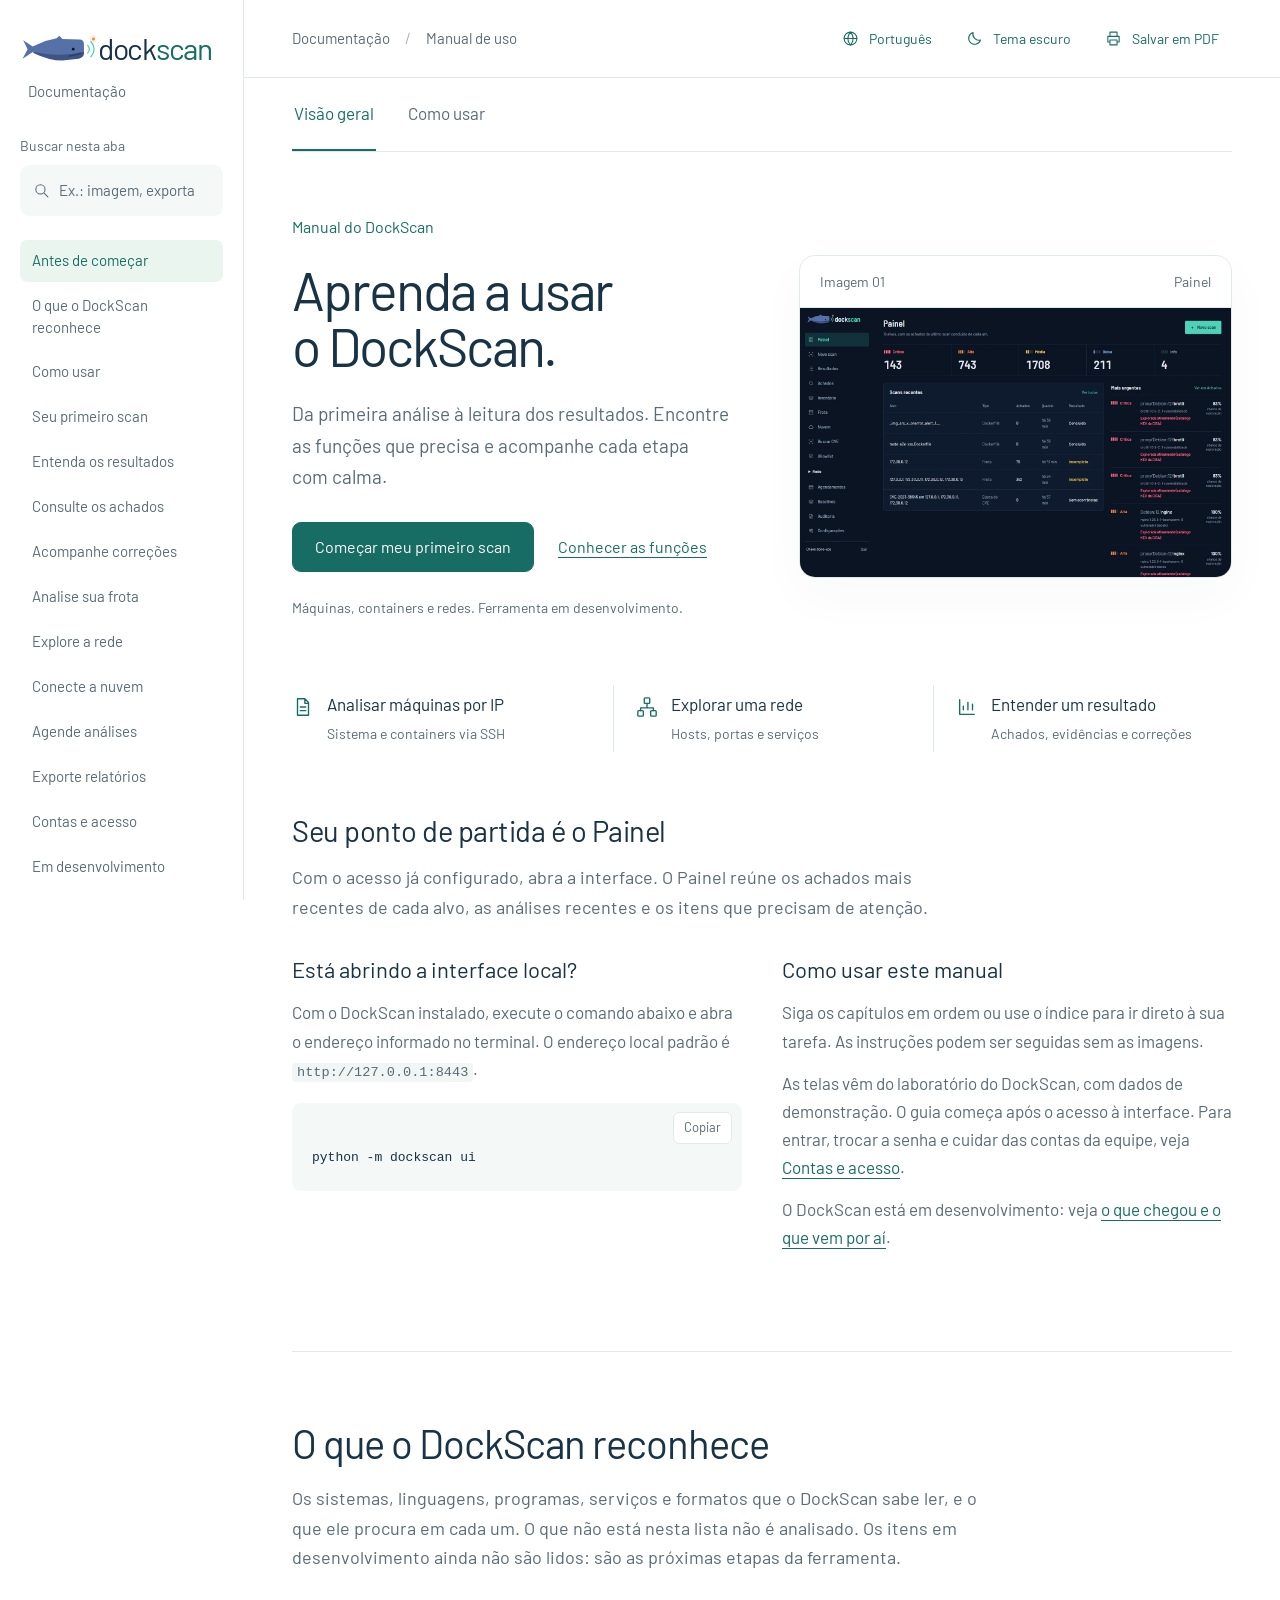
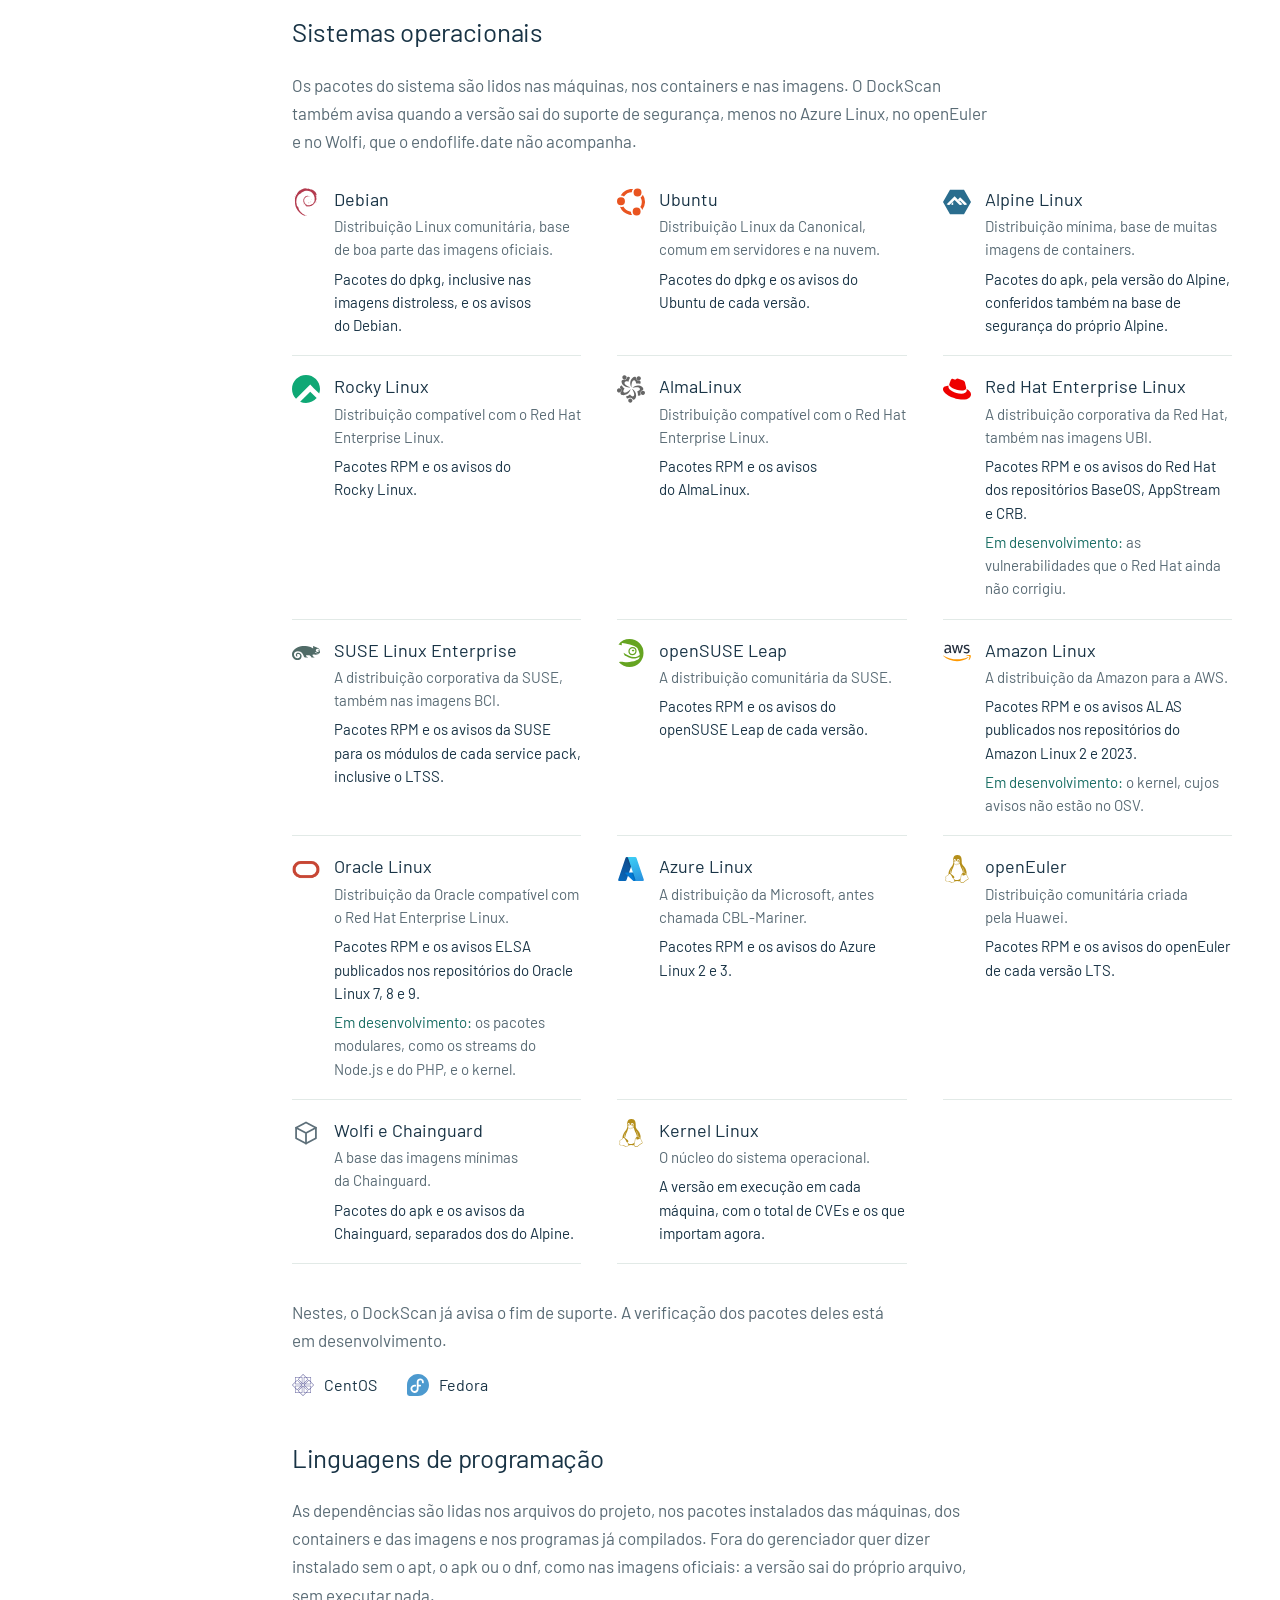
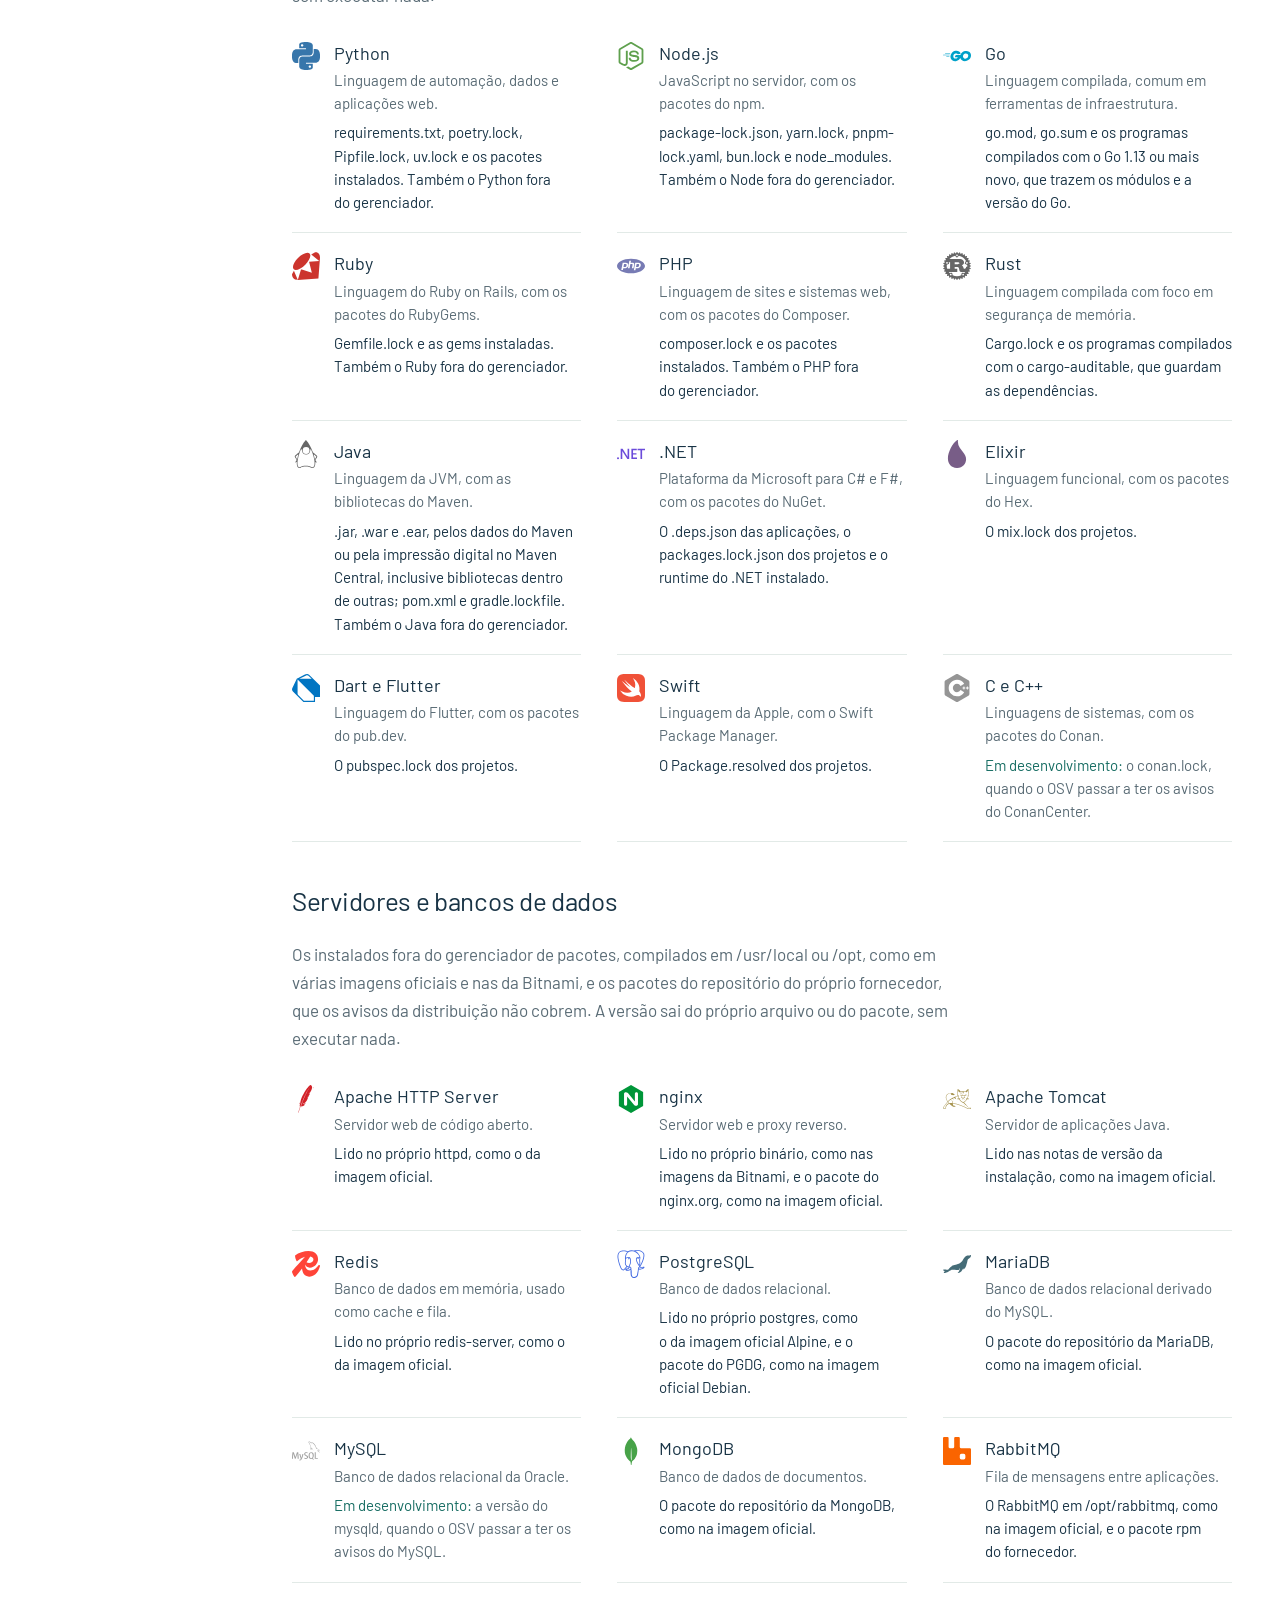
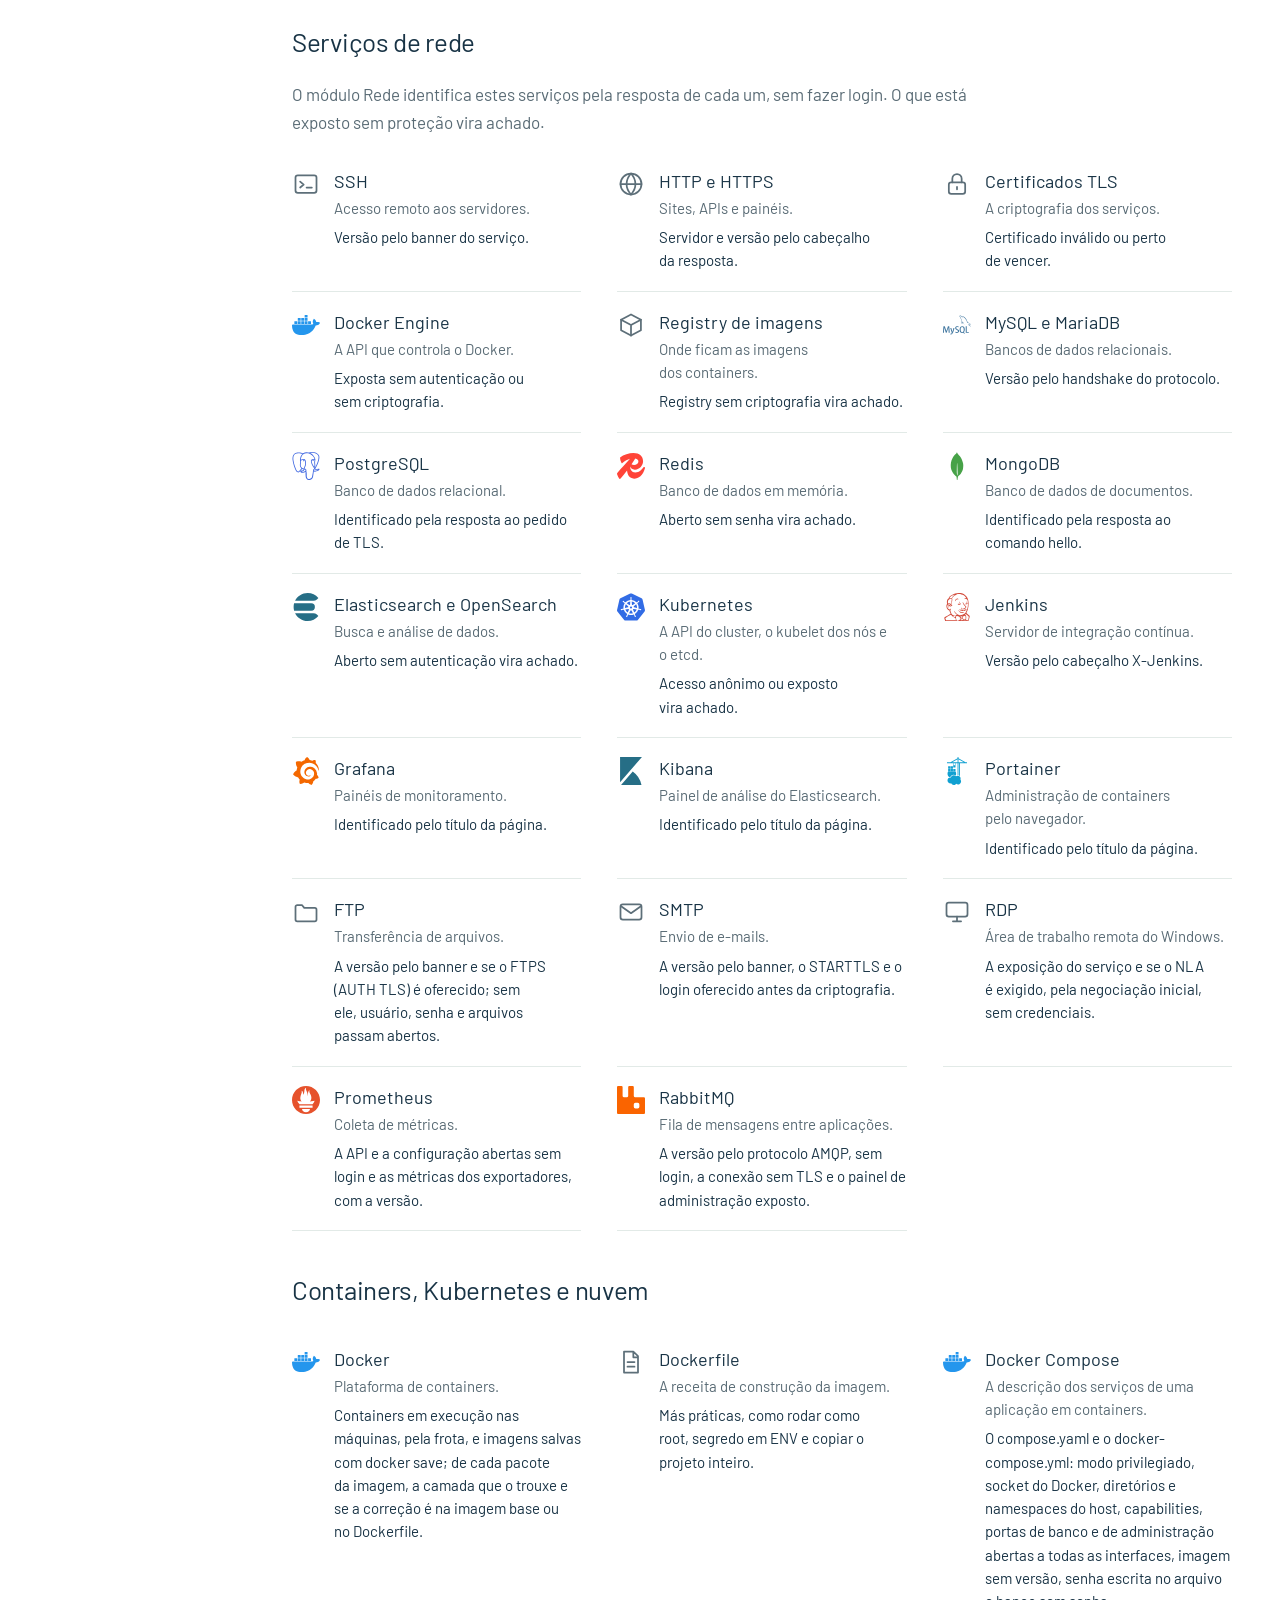
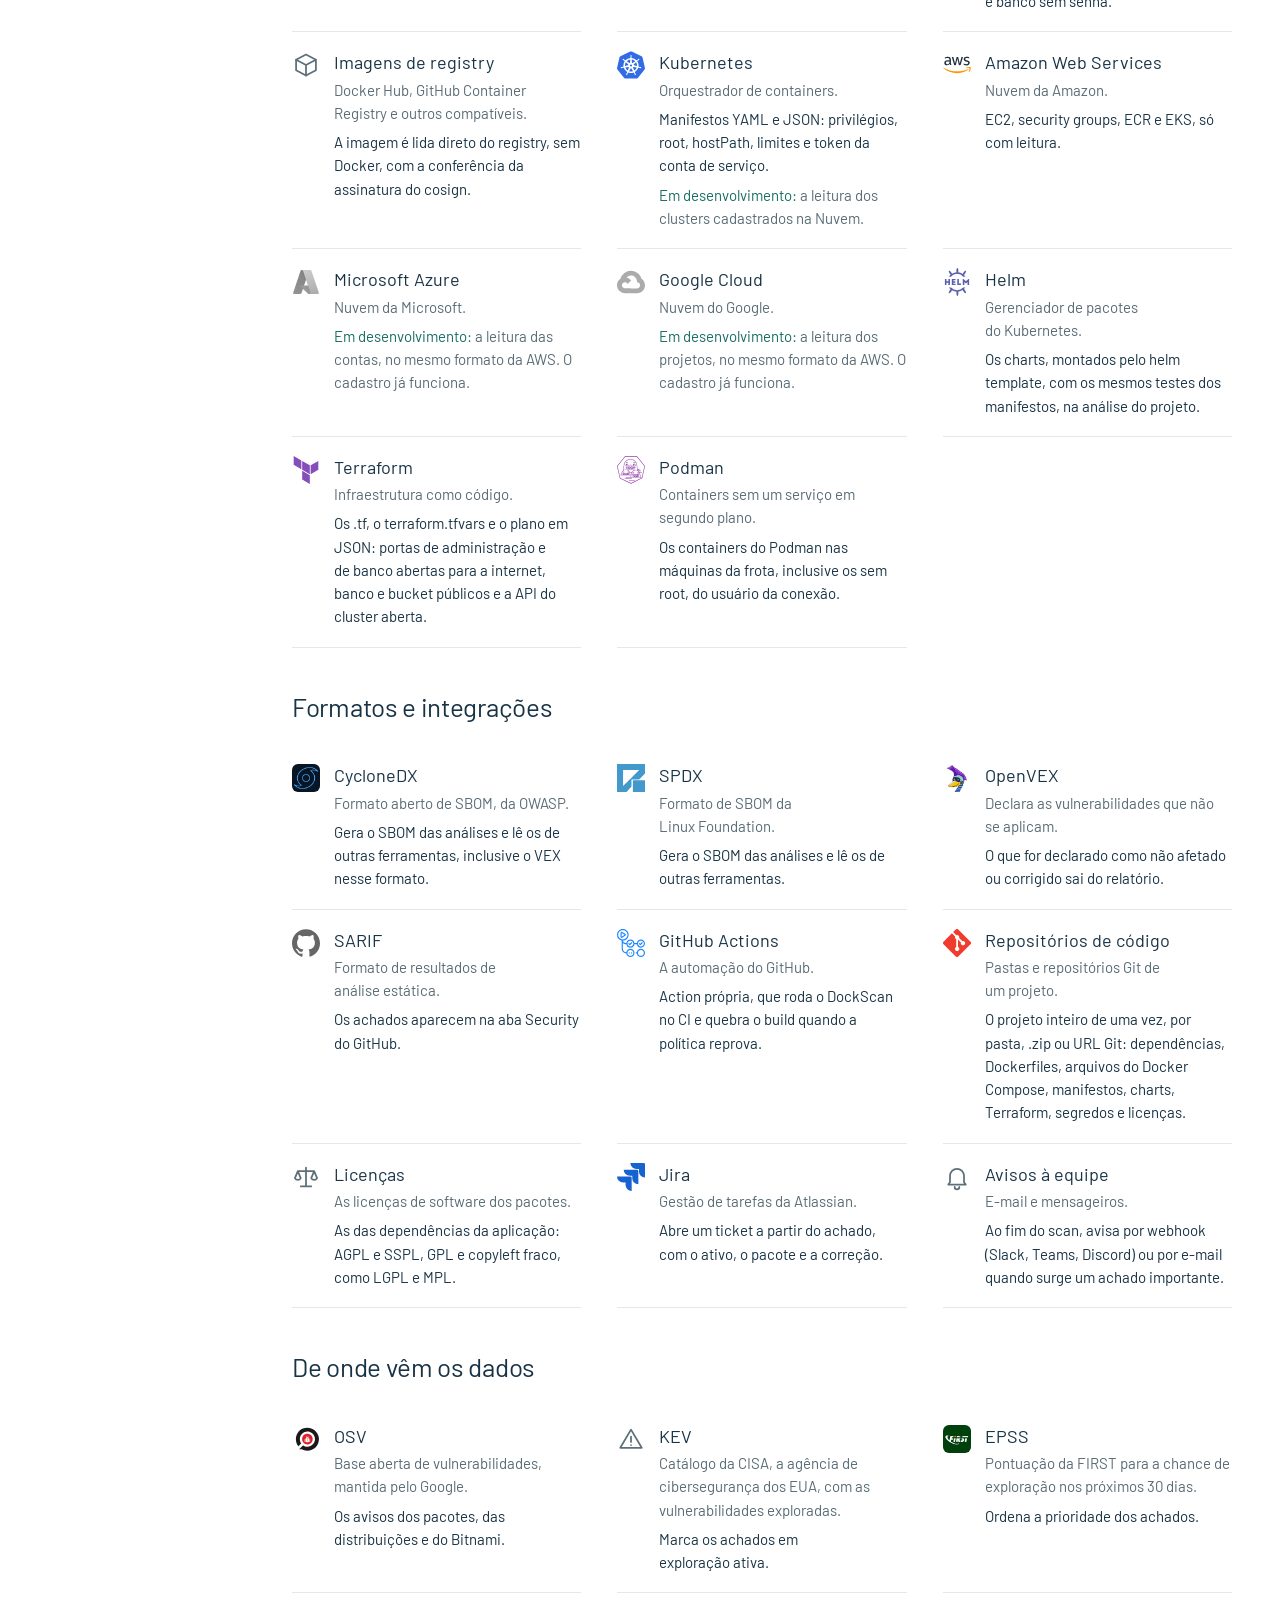
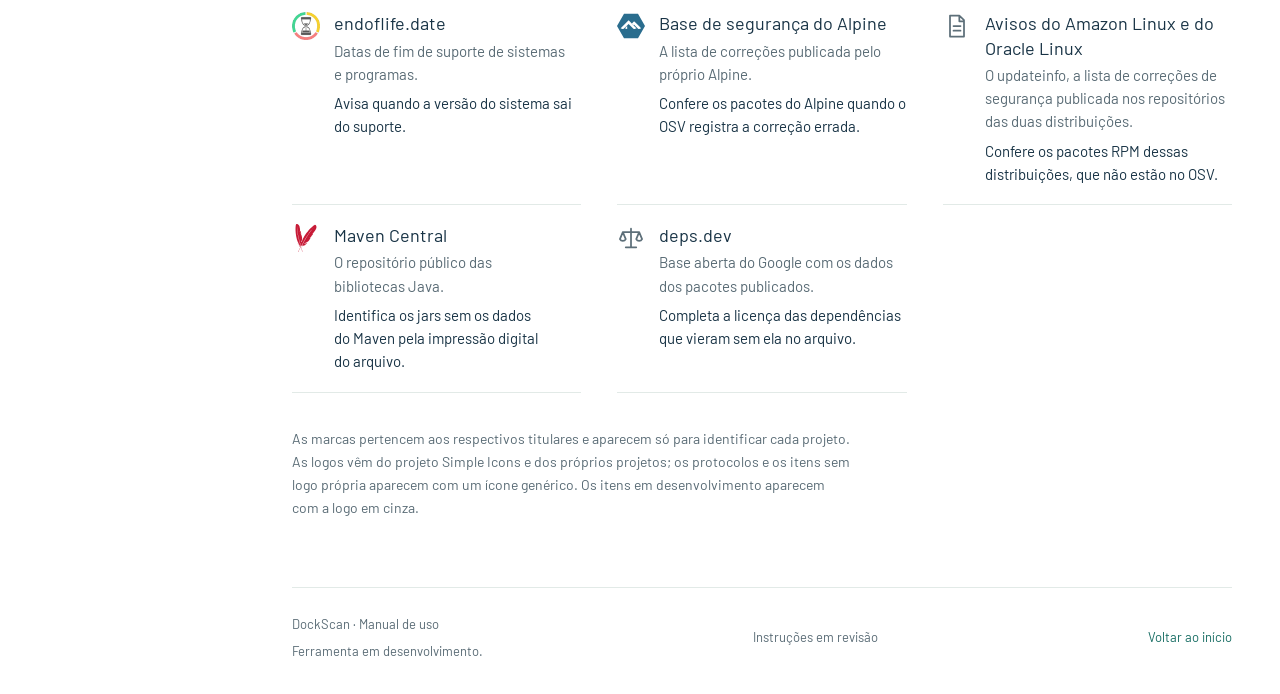
<file: index.html>
<!doctype html>
<html lang="pt-BR">
<head>
  <meta charset="utf-8">
  <meta name="viewport" content="width=device-width, initial-scale=1">
  <meta name="color-scheme" content="light">
  <meta name="theme-color" content="#ffffff">
  <script src="tema.js"></script>
  <meta name="description" content="Manual de uso do DockScan. Aprenda a analisar máquinas e containers por IP, investigar redes e acompanhar as correções.">
  <title>Manual de uso · DockScan</title>
  <link rel="alternate" hreflang="pt-BR" href="index.html">
  <link rel="alternate" hreflang="en" href="en/index.html">
  <link rel="alternate" hreflang="es" href="es/index.html">
  <link rel="alternate" hreflang="fr" href="fr/index.html">
  <link rel="alternate" hreflang="de" href="de/index.html">
  <link rel="alternate" hreflang="ja" href="ja/index.html">
  <link rel="icon" href="assets/logo.svg" type="image/svg+xml">
  <link rel="preload" href="assets/fonts/barlow-latin-400-normal.woff2" as="font" type="font/woff2" crossorigin>
  <link rel="stylesheet" href="manual.css">
  <script src="manual.js" defer></script>
</head>
<body>
  <a class="skip-link" href="#conteudo">Pular para o conteúdo</a>
  <header class="mobile-header">
    <a class="brand" href="#inicio" aria-label="DockScan, início do manual"><img src="assets/logo.svg" alt="" width="66" height="30"><span>dock<span>scan</span></span></a>
    <button class="button" id="menu-toggle" type="button" aria-expanded="false" aria-controls="sidebar" hidden>Capítulos</button>
  </header>

  <aside class="sidebar" id="sidebar">
    <a class="brand" href="#inicio" aria-label="DockScan, início do manual"><img src="assets/logo.svg" alt="" width="80" height="36"><span>dock<span>scan</span></span></a>
    <p class="sidebar-label">Documentação</p>
    <div class="search" id="search-control" hidden>
      <label for="busca">Buscar nesta aba</label>
      <div class="search-field"><svg viewBox="0 0 24 24" aria-hidden="true"><circle cx="10.5" cy="10.5" r="6.5"></circle><path d="m16 16 5 5"></path></svg><input id="busca" type="search" name="busca" placeholder="Ex.: imagem, exportar…" autocomplete="off"></div>
      <p id="busca-status" class="sr-only" role="status"></p>
    </div>
    <nav aria-label="Capítulos do manual" id="chapters">
      <a href="#inicio" aria-current="location">Antes de começar</a>
      <a href="#reconhece">O que o DockScan reconhece</a>
      <a href="#como-usar">Como usar</a>
      <a href="#primeiro-scan">Seu primeiro scan</a>
      <a href="#resultados">Entenda os resultados</a>
      <a href="#achados">Consulte os achados</a>
      <a href="#comparacao">Acompanhe correções</a>
      <a href="#frota">Analise sua frota</a>
      <a href="#rede">Explore a rede</a>
      <a href="#nuvem">Conecte a nuvem</a>
      <a href="#agendamentos">Agende análises</a>
      <a href="#relatorios">Exporte relatórios</a>
      <a href="#contas">Contas e acesso</a>
      <a href="#desenvolvimento">Em desenvolvimento</a>
      <a href="#ajuda">Dúvidas frequentes</a>
    </nav>
    <div class="sidebar-footer">Guia da interface web<p>Manual de uso</p><a href="#primeiro-scan">Abrir passo a passo</a></div>
  </aside>

  <div class="page">
    <div class="topbar"><p>Documentação <span aria-hidden="true">/</span> Manual de uso</p><div class="topbar-actions"><details class="lang-menu"><summary class="button small"><svg viewBox="0 0 24 24" aria-hidden="true"><circle cx="12" cy="12" r="9"></circle><path d="M3 12h18M12 3c2.5 2.8 3.8 5.8 3.8 9s-1.3 6.2-3.8 9c-2.5-2.8-3.8-5.8-3.8-9S9.5 5.8 12 3Z"></path></svg><span class="sr-only">Idioma: </span>Português</summary><ul><li><a href="index.html" hreflang="pt-BR" lang="pt-BR" data-idioma aria-current="page">Português</a></li><li><a href="en/index.html" hreflang="en" lang="en" data-idioma>English</a></li><li><a href="es/index.html" hreflang="es" lang="es" data-idioma>Español</a></li><li><a href="fr/index.html" hreflang="fr" lang="fr" data-idioma>Français</a></li><li><a href="de/index.html" hreflang="de" lang="de" data-idioma>Deutsch</a></li><li><a href="ja/index.html" hreflang="ja" lang="ja" data-idioma>日本語</a></li></ul></details><button class="button small theme-toggle" id="theme-toggle" type="button" aria-label="Tema escuro" aria-pressed="false" title="Ativar tema escuro" hidden><svg viewBox="0 0 24 24" aria-hidden="true"><path d="M20.5 14A8.5 8.5 0 0 1 10 3.5 8.5 8.5 0 1 0 20.5 14Z"></path></svg><span>Tema escuro</span></button><button class="button small" id="print-manual" type="button" hidden><svg viewBox="0 0 24 24" aria-hidden="true"><path d="M7 8V3h10v5M7 17H4V9h16v8h-3M7 14h10v7H7z"></path></svg>Salvar em PDF</button></div></div>
    <main id="conteudo" tabindex="-1">
      <nav class="manual-tabs" id="manual-tabs" aria-label="Seções do manual">
        <a id="aba-visao-geral" href="#inicio" data-panel="painel-visao-geral">Visão geral</a>
        <a id="aba-como-usar" href="#como-usar" data-panel="painel-como-usar">Como usar</a>
      </nav>
      <p id="sem-resultados" class="empty-state" hidden>Nenhuma etapa encontrada. Tente “scan”, “rede”, “frota” ou “relatório”. <button class="text-button" id="limpar-busca" type="button">Limpar busca</button></p>

      <div id="painel-visao-geral" data-manual-panel>
      <section id="inicio" class="chapter intro" aria-labelledby="titulo-inicio" data-keywords="começar painel acesso interface instalação abrir overview dashboard">
        <div class="hero">
          <div class="hero-copy">
            <p class="intro-label">Manual do DockScan</p>
            <h1 id="titulo-inicio">Aprenda a usar<br>o DockScan.</h1>
            <p class="lead">Da primeira análise à leitura dos resultados. Encontre as funções que precisa e acompanhe cada etapa com calma.</p>
            <div class="hero-actions"><a class="button primary" href="#primeiro-scan">Começar meu primeiro scan</a><a class="text-link" href="#como-usar">Conhecer as funções</a></div>
            <p class="hero-note">Máquinas, containers e redes. Ferramenta em desenvolvimento.</p>
          </div>
          <div class="hero-preview">
        <figure class="screenshot-placeholder" id="print-painel" data-screenshot="painel.webp">
          <div class="placeholder-header"><span>Imagem 01</span><span>Painel</span></div>
          <img src="assets/prints/painel.webp" alt="Painel do DockScan com o resumo por severidade, os scans recentes e os achados mais urgentes" width="1440" height="900" decoding="async">
          <figcaption>Referência da etapa: use “Novo scan” para iniciar ou abra uma análise em “Scans recentes”.</figcaption>
        </figure>
          </div>
        </div>
        <div class="start-paths" aria-label="Escolha seu ponto de partida">
          <a href="#primeiro-scan"><svg viewBox="0 0 24 24" aria-hidden="true"><path d="M6 3h8l4 4v14H6zM14 3v5h4M9 12h6m-6 4h6"></path></svg><span>Analisar máquinas por IP<small>Sistema e containers via SSH</small></span></a>
          <a href="#rede"><svg viewBox="0 0 24 24" aria-hidden="true"><rect x="9" y="2" width="6" height="6" rx="1"></rect><rect x="2" y="16" width="6" height="6" rx="1"></rect><rect x="16" y="16" width="6" height="6" rx="1"></rect><path d="M12 8v5M5 16v-3h14v3"></path></svg><span>Explorar uma rede<small>Hosts, portas e serviços</small></span></a>
          <a href="#resultados"><svg viewBox="0 0 24 24" aria-hidden="true"><path d="M4 4v16h16M8 15v-4m5 4V7m5 8v-6"></path></svg><span>Entender um resultado<small>Achados, evidências e correções</small></span></a>
        </div>
        <div class="overview-panel-note"><h2>Seu ponto de partida é o Painel</h2><p>Com o acesso já configurado, abra a interface. O Painel reúne os achados mais recentes de cada alvo, as análises recentes e os itens que precisam de atenção.</p></div>
        <div class="two-columns notes"><div><h3>Está abrindo a interface local?</h3><p>Com o DockScan instalado, execute o comando abaixo e abra o endereço informado no terminal. O endereço local padrão é <code>http://127.0.0.1:8443</code>.</p><div class="code-box"><pre><code>python -m dockscan ui</code></pre><button type="button" class="copy-button" data-copy hidden>Copiar</button></div></div><div><h3>Como usar este manual</h3><p>Siga os capítulos em ordem ou use o índice para ir direto à sua tarefa. As instruções podem ser seguidas sem as imagens.</p><p class="muted">As telas vêm do laboratório do DockScan, com dados de demonstração. O guia começa após o acesso à interface. Para entrar, trocar a senha e cuidar das contas da equipe, veja <a href="#contas">Contas e acesso</a>.</p><p class="muted">O DockScan está em desenvolvimento: veja <a href="#desenvolvimento">o que chegou e o que vem por aí</a>.</p></div></div>
      </section>

      <section id="reconhece" class="chapter" aria-labelledby="titulo-reconhece" data-keywords="compatibilidade suporte cobertura sistemas distribuições linguagens serviços formatos debian ubuntu alpine rocky alma kernel centos red hat oracle amazon fedora suse python node go ruby php rust java dotnet elixir dart flutter swift c++ conan pnpm uv bun gradle nginx apache tomcat redis postgresql mysql mariadb mongodb rabbitmq elasticsearch jenkins grafana kibana portainer prometheus ftp smtp rdp kubernetes helm terraform podman docker registry aws azure google cyclonedx spdx sarif vex licenças jira avisos osv kev epss fim de suporte em desenvolvimento próximas etapas azure linux mariner openeuler wolfi chainguard ubi bci compose">
        <header class="chapter-header"><div><h2 id="titulo-reconhece">O que o DockScan reconhece</h2><p>Os sistemas, linguagens, programas, serviços e formatos que o DockScan sabe ler, e o que ele procura em cada um. O que não está nesta lista não é analisado. Os itens em desenvolvimento ainda não são lidos: são as próximas etapas da ferramenta.</p></div></header>
        <h3 class="subheading">Sistemas operacionais</h3>
        <p class="support-lead">Os pacotes do sistema são lidos nas máquinas, nos containers e nas imagens. O DockScan também avisa quando a versão sai do suporte de segurança, menos no Azure Linux, no openEuler e no Wolfi, que o endoflife.date não acompanha.</p>
        <ul class="support-list">
          <li><img src="assets/logos/debian.svg" alt="" width="28" height="28" loading="lazy"><div><h4>Debian</h4><p>Distribuição Linux comunitária, base de boa parte das imagens oficiais.</p><p class="support-read">Pacotes do dpkg, inclusive nas imagens distroless, e os avisos do Debian.</p></div></li>
          <li><img src="assets/logos/ubuntu.svg" alt="" width="28" height="28" loading="lazy"><div><h4>Ubuntu</h4><p>Distribuição Linux da Canonical, comum em servidores e na nuvem.</p><p class="support-read">Pacotes do dpkg e os avisos do Ubuntu de cada versão.</p></div></li>
          <li><img src="assets/logos/alpinelinux.svg" alt="" width="28" height="28" loading="lazy"><div><h4>Alpine Linux</h4><p>Distribuição mínima, base de muitas imagens de containers.</p><p class="support-read">Pacotes do apk, pela versão do Alpine, conferidos também na base de segurança do próprio Alpine.</p></div></li>
          <li><img src="assets/logos/rockylinux.svg" alt="" width="28" height="28" loading="lazy"><div><h4>Rocky Linux</h4><p>Distribuição compatível com o Red Hat Enterprise Linux.</p><p class="support-read">Pacotes RPM e os avisos do Rocky Linux.</p></div></li>
          <li><img src="assets/logos/almalinux.svg" alt="" width="28" height="28" loading="lazy"><div><h4>AlmaLinux</h4><p>Distribuição compatível com o Red Hat Enterprise Linux.</p><p class="support-read">Pacotes RPM e os avisos do AlmaLinux.</p></div></li>
          <li><img src="assets/logos/redhat.svg" alt="" width="28" height="28" loading="lazy"><div><h4>Red Hat Enterprise Linux</h4><p>A distribuição corporativa da Red Hat, também nas imagens UBI.</p><p class="support-read">Pacotes RPM e os avisos do Red Hat dos repositórios BaseOS, AppStream e CRB.</p><p class="support-next"><span>Em desenvolvimento:</span> as vulnerabilidades que o Red Hat ainda não corrigiu.</p></div></li>
          <li><img src="assets/logos/suse.svg" alt="" width="28" height="28" loading="lazy"><div><h4>SUSE Linux Enterprise</h4><p>A distribuição corporativa da SUSE, também nas imagens BCI.</p><p class="support-read">Pacotes RPM e os avisos da SUSE para os módulos de cada service pack, inclusive o LTSS.</p></div></li>
          <li><img src="assets/logos/opensuse.svg" alt="" width="28" height="28" loading="lazy"><div><h4>openSUSE Leap</h4><p>A distribuição comunitária da SUSE.</p><p class="support-read">Pacotes RPM e os avisos do openSUSE Leap de cada versão.</p></div></li>
          <li><img class="logo-claro" src="assets/logos/aws.svg" alt="" width="28" height="28" loading="lazy"><img class="logo-escuro" src="assets/logos/aws-escuro.svg" alt="" width="28" height="28" loading="lazy"><div><h4>Amazon Linux</h4><p>A distribuição da Amazon para a AWS.</p><p class="support-read">Pacotes RPM e os avisos ALAS publicados nos repositórios do Amazon Linux 2 e 2023.</p><p class="support-next"><span>Em desenvolvimento:</span> o kernel, cujos avisos não estão no OSV.</p></div></li>
          <li><img src="assets/logos/oracle.png" alt="" width="28" height="28" loading="lazy"><div><h4>Oracle Linux</h4><p>Distribuição da Oracle compatível com o Red Hat Enterprise Linux.</p><p class="support-read">Pacotes RPM e os avisos ELSA publicados nos repositórios do Oracle Linux 7, 8 e 9.</p><p class="support-next"><span>Em desenvolvimento:</span> os pacotes modulares, como os streams do Node.js e do PHP, e o kernel.</p></div></li>
          <li><img src="assets/logos/azure.svg" alt="" width="28" height="28" loading="lazy"><div><h4>Azure Linux</h4><p>A distribuição da Microsoft, antes chamada CBL-Mariner.</p><p class="support-read">Pacotes RPM e os avisos do Azure Linux 2 e 3.</p></div></li>
          <li><img src="assets/logos/linux.svg" alt="" width="28" height="28" loading="lazy"><div><h4>openEuler</h4><p>Distribuição comunitária criada pela Huawei.</p><p class="support-read">Pacotes RPM e os avisos do openEuler de cada versão LTS.</p></div></li>
          <li><img src="assets/logos/caixa.svg" alt="" width="28" height="28" loading="lazy"><div><h4>Wolfi e Chainguard</h4><p>A base das imagens mínimas da Chainguard.</p><p class="support-read">Pacotes do apk e os avisos da Chainguard, separados dos do Alpine.</p></div></li>
          <li><img src="assets/logos/linux.svg" alt="" width="28" height="28" loading="lazy"><div><h4>Kernel Linux</h4><p>O núcleo do sistema operacional.</p><p class="support-read">A versão em execução em cada máquina, com o total de CVEs e os que importam agora.</p></div></li>
        </ul>
        <p class="support-lead">Nestes, o DockScan já avisa o fim de suporte. A verificação dos pacotes deles está em desenvolvimento.</p>
        <ul class="support-inline"><li><img src="assets/logos/centos.svg" alt="" width="22" height="22" loading="lazy">CentOS</li><li><img src="assets/logos/fedora.svg" alt="" width="22" height="22" loading="lazy">Fedora</li></ul>
        <h3 class="subheading">Linguagens de programação</h3>
        <p class="support-lead">As dependências são lidas nos arquivos do projeto, nos pacotes instalados das máquinas, dos containers e das imagens e nos programas já compilados. Fora do gerenciador quer dizer instalado sem o apt, o apk ou o dnf, como nas imagens oficiais: a versão sai do próprio arquivo, sem executar nada.</p>
        <ul class="support-list">
          <li><img src="assets/logos/python.svg" alt="" width="28" height="28" loading="lazy"><div><h4>Python</h4><p>Linguagem de automação, dados e aplicações web.</p><p class="support-read">requirements.txt, poetry.lock, Pipfile.lock, uv.lock e os pacotes instalados. Também o Python fora do gerenciador.</p></div></li>
          <li><img src="assets/logos/nodedotjs.svg" alt="" width="28" height="28" loading="lazy"><div><h4>Node.js</h4><p>JavaScript no servidor, com os pacotes do npm.</p><p class="support-read">package-lock.json, yarn.lock, pnpm-lock.yaml, bun.lock e node_modules. Também o Node fora do gerenciador.</p></div></li>
          <li><img src="assets/logos/go.svg" alt="" width="28" height="28" loading="lazy"><div><h4>Go</h4><p>Linguagem compilada, comum em ferramentas de infraestrutura.</p><p class="support-read">go.mod, go.sum e os programas compilados com o Go 1.13 ou mais novo, que trazem os módulos e a versão do Go.</p></div></li>
          <li><img src="assets/logos/ruby.svg" alt="" width="28" height="28" loading="lazy"><div><h4>Ruby</h4><p>Linguagem do Ruby on Rails, com os pacotes do RubyGems.</p><p class="support-read">Gemfile.lock e as gems instaladas. Também o Ruby fora do gerenciador.</p></div></li>
          <li><img src="assets/logos/php.svg" alt="" width="28" height="28" loading="lazy"><div><h4>PHP</h4><p>Linguagem de sites e sistemas web, com os pacotes do Composer.</p><p class="support-read">composer.lock e os pacotes instalados. Também o PHP fora do gerenciador.</p></div></li>
          <li><img src="assets/logos/rust.svg" alt="" width="28" height="28" loading="lazy"><div><h4>Rust</h4><p>Linguagem compilada com foco em segurança de memória.</p><p class="support-read">Cargo.lock e os programas compilados com o cargo-auditable, que guardam as dependências.</p></div></li>
          <li><img src="assets/logos/openjdk.svg" alt="" width="28" height="28" loading="lazy"><div><h4>Java</h4><p>Linguagem da JVM, com as bibliotecas do Maven.</p><p class="support-read">.jar, .war e .ear, pelos dados do Maven ou pela impressão digital no Maven Central, inclusive bibliotecas dentro de outras; pom.xml e gradle.lockfile. Também o Java fora do gerenciador.</p></div></li>
          <li><img src="assets/logos/dotnet.svg" alt="" width="28" height="28" loading="lazy"><div><h4>.NET</h4><p>Plataforma da Microsoft para C# e F#, com os pacotes do NuGet.</p><p class="support-read">O .deps.json das aplicações, o packages.lock.json dos projetos e o runtime do .NET instalado.</p></div></li>
          <li><img src="assets/logos/elixir.svg" alt="" width="28" height="28" loading="lazy"><div><h4>Elixir</h4><p>Linguagem funcional, com os pacotes do Hex.</p><p class="support-read">O mix.lock dos projetos.</p></div></li>
          <li><img src="assets/logos/dart.svg" alt="" width="28" height="28" loading="lazy"><div><h4>Dart e Flutter</h4><p>Linguagem do Flutter, com os pacotes do pub.dev.</p><p class="support-read">O pubspec.lock dos projetos.</p></div></li>
          <li><img src="assets/logos/swift.svg" alt="" width="28" height="28" loading="lazy"><div><h4>Swift</h4><p>Linguagem da Apple, com o Swift Package Manager.</p><p class="support-read">O Package.resolved dos projetos.</p></div></li>
          <li class="support-future"><img src="assets/logos/cplusplus.svg" alt="" width="28" height="28" loading="lazy"><div><h4>C e C++</h4><p>Linguagens de sistemas, com os pacotes do Conan.</p><p class="support-next"><span>Em desenvolvimento:</span> o conan.lock, quando o OSV passar a ter os avisos do ConanCenter.</p></div></li>
        </ul>
        <h3 class="subheading">Servidores e bancos de dados</h3>
        <p class="support-lead">Os instalados fora do gerenciador de pacotes, compilados em /usr/local ou /opt, como em várias imagens oficiais e nas da Bitnami, e os pacotes do repositório do próprio fornecedor, que os avisos da distribuição não cobrem. A versão sai do próprio arquivo ou do pacote, sem executar nada.</p>
        <ul class="support-list">
          <li><img src="assets/logos/apache.svg" alt="" width="28" height="28" loading="lazy"><div><h4>Apache HTTP Server</h4><p>Servidor web de código aberto.</p><p class="support-read">Lido no próprio httpd, como o da imagem oficial.</p></div></li>
          <li><img src="assets/logos/nginx.svg" alt="" width="28" height="28" loading="lazy"><div><h4>nginx</h4><p>Servidor web e proxy reverso.</p><p class="support-read">Lido no próprio binário, como nas imagens da Bitnami, e o pacote do nginx.org, como na imagem oficial.</p></div></li>
          <li><img src="assets/logos/apachetomcat.svg" alt="" width="28" height="28" loading="lazy"><div><h4>Apache Tomcat</h4><p>Servidor de aplicações Java.</p><p class="support-read">Lido nas notas de versão da instalação, como na imagem oficial.</p></div></li>
          <li><img src="assets/logos/redis.svg" alt="" width="28" height="28" loading="lazy"><div><h4>Redis</h4><p>Banco de dados em memória, usado como cache e fila.</p><p class="support-read">Lido no próprio redis-server, como o da imagem oficial.</p></div></li>
          <li><img src="assets/logos/postgresql.svg" alt="" width="28" height="28" loading="lazy"><div><h4>PostgreSQL</h4><p>Banco de dados relacional.</p><p class="support-read">Lido no próprio postgres, como o da imagem oficial Alpine, e o pacote do PGDG, como na imagem oficial Debian.</p></div></li>
          <li><img src="assets/logos/mariadb.svg" alt="" width="28" height="28" loading="lazy"><div><h4>MariaDB</h4><p>Banco de dados relacional derivado do MySQL.</p><p class="support-read">O pacote do repositório da MariaDB, como na imagem oficial.</p></div></li>
          <li class="support-future"><img src="assets/logos/mysql.svg" alt="" width="28" height="28" loading="lazy"><div><h4>MySQL</h4><p>Banco de dados relacional da Oracle.</p><p class="support-next"><span>Em desenvolvimento:</span> a versão do mysqld, quando o OSV passar a ter os avisos do MySQL.</p></div></li>
          <li><img src="assets/logos/mongodb.svg" alt="" width="28" height="28" loading="lazy"><div><h4>MongoDB</h4><p>Banco de dados de documentos.</p><p class="support-read">O pacote do repositório da MongoDB, como na imagem oficial.</p></div></li>
          <li><img src="assets/logos/rabbitmq.svg" alt="" width="28" height="28" loading="lazy"><div><h4>RabbitMQ</h4><p>Fila de mensagens entre aplicações.</p><p class="support-read">O RabbitMQ em /opt/rabbitmq, como na imagem oficial, e o pacote rpm do fornecedor.</p></div></li>
        </ul>
        <h3 class="subheading">Serviços de rede</h3>
        <p class="support-lead">O módulo Rede identifica estes serviços pela resposta de cada um, sem fazer login. O que está exposto sem proteção vira achado.</p>
        <ul class="support-list">
          <li><img src="assets/logos/terminal.svg" alt="" width="28" height="28" loading="lazy"><div><h4>SSH</h4><p>Acesso remoto aos servidores.</p><p class="support-read">Versão pelo banner do serviço.</p></div></li>
          <li><img src="assets/logos/globo.svg" alt="" width="28" height="28" loading="lazy"><div><h4>HTTP e HTTPS</h4><p>Sites, APIs e painéis.</p><p class="support-read">Servidor e versão pelo cabeçalho da resposta.</p></div></li>
          <li><img src="assets/logos/cadeado.svg" alt="" width="28" height="28" loading="lazy"><div><h4>Certificados TLS</h4><p>A criptografia dos serviços.</p><p class="support-read">Certificado inválido ou perto de vencer.</p></div></li>
          <li><img src="assets/logos/docker.svg" alt="" width="28" height="28" loading="lazy"><div><h4>Docker Engine</h4><p>A API que controla o Docker.</p><p class="support-read">Exposta sem autenticação ou sem criptografia.</p></div></li>
          <li><img src="assets/logos/caixa.svg" alt="" width="28" height="28" loading="lazy"><div><h4>Registry de imagens</h4><p>Onde ficam as imagens dos containers.</p><p class="support-read">Registry sem criptografia vira achado.</p></div></li>
          <li><img src="assets/logos/mysql.svg" alt="" width="28" height="28" loading="lazy"><div><h4>MySQL e MariaDB</h4><p>Bancos de dados relacionais.</p><p class="support-read">Versão pelo handshake do protocolo.</p></div></li>
          <li><img src="assets/logos/postgresql.svg" alt="" width="28" height="28" loading="lazy"><div><h4>PostgreSQL</h4><p>Banco de dados relacional.</p><p class="support-read">Identificado pela resposta ao pedido de TLS.</p></div></li>
          <li><img src="assets/logos/redis.svg" alt="" width="28" height="28" loading="lazy"><div><h4>Redis</h4><p>Banco de dados em memória.</p><p class="support-read">Aberto sem senha vira achado.</p></div></li>
          <li><img src="assets/logos/mongodb.svg" alt="" width="28" height="28" loading="lazy"><div><h4>MongoDB</h4><p>Banco de dados de documentos.</p><p class="support-read">Identificado pela resposta ao comando hello.</p></div></li>
          <li><img src="assets/logos/elasticsearch.svg" alt="" width="28" height="28" loading="lazy"><div><h4>Elasticsearch e OpenSearch</h4><p>Busca e análise de dados.</p><p class="support-read">Aberto sem autenticação vira achado.</p></div></li>
          <li><img src="assets/logos/kubernetes.svg" alt="" width="28" height="28" loading="lazy"><div><h4>Kubernetes</h4><p>A API do cluster, o kubelet dos nós e o etcd.</p><p class="support-read">Acesso anônimo ou exposto vira achado.</p></div></li>
          <li><img src="assets/logos/jenkins.svg" alt="" width="28" height="28" loading="lazy"><div><h4>Jenkins</h4><p>Servidor de integração contínua.</p><p class="support-read">Versão pelo cabeçalho X-Jenkins.</p></div></li>
          <li><img src="assets/logos/grafana.svg" alt="" width="28" height="28" loading="lazy"><div><h4>Grafana</h4><p>Painéis de monitoramento.</p><p class="support-read">Identificado pelo título da página.</p></div></li>
          <li><img src="assets/logos/kibana.svg" alt="" width="28" height="28" loading="lazy"><div><h4>Kibana</h4><p>Painel de análise do Elasticsearch.</p><p class="support-read">Identificado pelo título da página.</p></div></li>
          <li><img src="assets/logos/portainer.svg" alt="" width="28" height="28" loading="lazy"><div><h4>Portainer</h4><p>Administração de containers pelo navegador.</p><p class="support-read">Identificado pelo título da página.</p></div></li>
          <li><img src="assets/logos/pasta.svg" alt="" width="28" height="28" loading="lazy"><div><h4>FTP</h4><p>Transferência de arquivos.</p><p class="support-read">A versão pelo banner e se o FTPS (AUTH TLS) é oferecido; sem ele, usuário, senha e arquivos passam abertos.</p></div></li>
          <li><img src="assets/logos/envelope.svg" alt="" width="28" height="28" loading="lazy"><div><h4>SMTP</h4><p>Envio de e-mails.</p><p class="support-read">A versão pelo banner, o STARTTLS e o login oferecido antes da criptografia.</p></div></li>
          <li><img src="assets/logos/monitor.svg" alt="" width="28" height="28" loading="lazy"><div><h4>RDP</h4><p>Área de trabalho remota do Windows.</p><p class="support-read">A exposição do serviço e se o NLA é exigido, pela negociação inicial, sem credenciais.</p></div></li>
          <li><img src="assets/logos/prometheus.svg" alt="" width="28" height="28" loading="lazy"><div><h4>Prometheus</h4><p>Coleta de métricas.</p><p class="support-read">A API e a configuração abertas sem login e as métricas dos exportadores, com a versão.</p></div></li>
          <li><img src="assets/logos/rabbitmq.svg" alt="" width="28" height="28" loading="lazy"><div><h4>RabbitMQ</h4><p>Fila de mensagens entre aplicações.</p><p class="support-read">A versão pelo protocolo AMQP, sem login, a conexão sem TLS e o painel de administração exposto.</p></div></li>
        </ul>
        <h3 class="subheading">Containers, Kubernetes e nuvem</h3>
        <ul class="support-list">
          <li><img src="assets/logos/docker.svg" alt="" width="28" height="28" loading="lazy"><div><h4>Docker</h4><p>Plataforma de containers.</p><p class="support-read">Containers em execução nas máquinas, pela frota, e imagens salvas com docker save; de cada pacote da imagem, a camada que o trouxe e se a correção é na imagem base ou no Dockerfile.</p></div></li>
          <li><img src="assets/logos/documento.svg" alt="" width="28" height="28" loading="lazy"><div><h4>Dockerfile</h4><p>A receita de construção da imagem.</p><p class="support-read">Más práticas, como rodar como root, segredo em ENV e copiar o projeto inteiro.</p></div></li>
          <li><img src="assets/logos/docker.svg" alt="" width="28" height="28" loading="lazy"><div><h4>Docker Compose</h4><p>A descrição dos serviços de uma aplicação em containers.</p><p class="support-read">O compose.yaml e o docker-compose.yml: modo privilegiado, socket do Docker, diretórios e namespaces do host, capabilities, portas de banco e de administração abertas a todas as interfaces, imagem sem versão, senha escrita no arquivo e banco sem senha.</p></div></li>
          <li><img src="assets/logos/caixa.svg" alt="" width="28" height="28" loading="lazy"><div><h4>Imagens de registry</h4><p>Docker Hub, GitHub Container Registry e outros compatíveis.</p><p class="support-read">A imagem é lida direto do registry, sem Docker, com a conferência da assinatura do cosign.</p></div></li>
          <li><img src="assets/logos/kubernetes.svg" alt="" width="28" height="28" loading="lazy"><div><h4>Kubernetes</h4><p>Orquestrador de containers.</p><p class="support-read">Manifestos YAML e JSON: privilégios, root, hostPath, limites e token da conta de serviço.</p><p class="support-next"><span>Em desenvolvimento:</span> a leitura dos clusters cadastrados na Nuvem.</p></div></li>
          <li><img class="logo-claro" src="assets/logos/aws.svg" alt="" width="28" height="28" loading="lazy"><img class="logo-escuro" src="assets/logos/aws-escuro.svg" alt="" width="28" height="28" loading="lazy"><div><h4>Amazon Web Services</h4><p>Nuvem da Amazon.</p><p class="support-read">EC2, security groups, ECR e EKS, só com leitura.</p></div></li>
          <li class="support-future"><img src="assets/logos/azure.svg" alt="" width="28" height="28" loading="lazy"><div><h4>Microsoft Azure</h4><p>Nuvem da Microsoft.</p><p class="support-next"><span>Em desenvolvimento:</span> a leitura das contas, no mesmo formato da AWS. O cadastro já funciona.</p></div></li>
          <li class="support-future"><img src="assets/logos/googlecloud.svg" alt="" width="28" height="28" loading="lazy"><div><h4>Google Cloud</h4><p>Nuvem do Google.</p><p class="support-next"><span>Em desenvolvimento:</span> a leitura dos projetos, no mesmo formato da AWS. O cadastro já funciona.</p></div></li>
          <li><img src="assets/logos/helm.svg" alt="" width="28" height="28" loading="lazy"><div><h4>Helm</h4><p>Gerenciador de pacotes do Kubernetes.</p><p class="support-read">Os charts, montados pelo helm template, com os mesmos testes dos manifestos, na análise do projeto.</p></div></li>
          <li><img src="assets/logos/terraform.svg" alt="" width="28" height="28" loading="lazy"><div><h4>Terraform</h4><p>Infraestrutura como código.</p><p class="support-read">Os .tf, o terraform.tfvars e o plano em JSON: portas de administração e de banco abertas para a internet, banco e bucket públicos e a API do cluster aberta.</p></div></li>
          <li><img src="assets/logos/podman.svg" alt="" width="28" height="28" loading="lazy"><div><h4>Podman</h4><p>Containers sem um serviço em segundo plano.</p><p class="support-read">Os containers do Podman nas máquinas da frota, inclusive os sem root, do usuário da conexão.</p></div></li>
        </ul>
        <h3 class="subheading">Formatos e integrações</h3>
        <ul class="support-list">
          <li><img src="assets/logos/cyclonedx.png" alt="" width="28" height="28" loading="lazy"><div><h4>CycloneDX</h4><p>Formato aberto de SBOM, da OWASP.</p><p class="support-read">Gera o SBOM das análises e lê os de outras ferramentas, inclusive o VEX nesse formato.</p></div></li>
          <li><img src="assets/logos/spdx.svg" alt="" width="28" height="28" loading="lazy"><div><h4>SPDX</h4><p>Formato de SBOM da Linux Foundation.</p><p class="support-read">Gera o SBOM das análises e lê os de outras ferramentas.</p></div></li>
          <li><img src="assets/logos/openvex.png" alt="" width="28" height="28" loading="lazy"><div><h4>OpenVEX</h4><p>Declara as vulnerabilidades que não se aplicam.</p><p class="support-read">O que for declarado como não afetado ou corrigido sai do relatório.</p></div></li>
          <li><img src="assets/logos/github.svg" alt="" width="28" height="28" loading="lazy"><div><h4>SARIF</h4><p>Formato de resultados de análise estática.</p><p class="support-read">Os achados aparecem na aba Security do GitHub.</p></div></li>
          <li><img src="assets/logos/githubactions.svg" alt="" width="28" height="28" loading="lazy"><div><h4>GitHub Actions</h4><p>A automação do GitHub.</p><p class="support-read">Action própria, que roda o DockScan no CI e quebra o build quando a política reprova.</p></div></li>
          <li><img src="assets/logos/git.svg" alt="" width="28" height="28" loading="lazy"><div><h4>Repositórios de código</h4><p>Pastas e repositórios Git de um projeto.</p><p class="support-read">O projeto inteiro de uma vez, por pasta, .zip ou URL Git: dependências, Dockerfiles, arquivos do Docker Compose, manifestos, charts, Terraform, segredos e licenças.</p></div></li>
          <li><img src="assets/logos/balanca.svg" alt="" width="28" height="28" loading="lazy"><div><h4>Licenças</h4><p>As licenças de software dos pacotes.</p><p class="support-read">As das dependências da aplicação: AGPL e SSPL, GPL e copyleft fraco, como LGPL e MPL.</p></div></li>
          <li><img src="assets/logos/jira.svg" alt="" width="28" height="28" loading="lazy"><div><h4>Jira</h4><p>Gestão de tarefas da Atlassian.</p><p class="support-read">Abre um ticket a partir do achado, com o ativo, o pacote e a correção.</p></div></li>
          <li><img src="assets/logos/sino.svg" alt="" width="28" height="28" loading="lazy"><div><h4>Avisos à equipe</h4><p>E-mail e mensageiros.</p><p class="support-read">Ao fim do scan, avisa por webhook (Slack, Teams, Discord) ou por e-mail quando surge um achado importante.</p></div></li>
        </ul>
        <h3 class="subheading">De onde vêm os dados</h3>
        <ul class="support-list">
          <li><img class="logo-claro" src="assets/logos/osv.svg" alt="" width="28" height="28" loading="lazy"><img class="logo-escuro" src="assets/logos/osv-escuro.svg" alt="" width="28" height="28" loading="lazy"><div><h4>OSV</h4><p>Base aberta de vulnerabilidades, mantida pelo Google.</p><p class="support-read">Os avisos dos pacotes, das distribuições e do Bitnami.</p></div></li>
          <li><img src="assets/logos/alerta.svg" alt="" width="28" height="28" loading="lazy"><div><h4>KEV</h4><p>Catálogo da CISA, a agência de cibersegurança dos EUA, com as vulnerabilidades exploradas.</p><p class="support-read">Marca os achados em exploração ativa.</p></div></li>
          <li><img src="assets/logos/first.jpg" alt="" width="28" height="28" loading="lazy"><div><h4>EPSS</h4><p>Pontuação da FIRST para a chance de exploração nos próximos 30 dias.</p><p class="support-read">Ordena a prioridade dos achados.</p></div></li>
          <li><img src="assets/logos/endoflife.png" alt="" width="28" height="28" loading="lazy"><div><h4>endoflife.date</h4><p>Datas de fim de suporte de sistemas e programas.</p><p class="support-read">Avisa quando a versão do sistema sai do suporte.</p></div></li>
          <li><img src="assets/logos/alpinelinux.svg" alt="" width="28" height="28" loading="lazy"><div><h4>Base de segurança do Alpine</h4><p>A lista de correções publicada pelo próprio Alpine.</p><p class="support-read">Confere os pacotes do Alpine quando o OSV registra a correção errada.</p></div></li>
          <li><img src="assets/logos/documento.svg" alt="" width="28" height="28" loading="lazy"><div><h4>Avisos do Amazon Linux e do Oracle Linux</h4><p>O updateinfo, a lista de correções de segurança publicada nos repositórios das duas distribuições.</p><p class="support-read">Confere os pacotes RPM dessas distribuições, que não estão no OSV.</p></div></li>
          <li><img src="assets/logos/apachemaven.svg" alt="" width="28" height="28" loading="lazy"><div><h4>Maven Central</h4><p>O repositório público das bibliotecas Java.</p><p class="support-read">Identifica os jars sem os dados do Maven pela impressão digital do arquivo.</p></div></li>
          <li><img src="assets/logos/balanca.svg" alt="" width="28" height="28" loading="lazy"><div><h4>deps.dev</h4><p>Base aberta do Google com os dados dos pacotes publicados.</p><p class="support-read">Completa a licença das dependências que vieram sem ela no arquivo.</p></div></li>
        </ul>
        <p class="muted support-note">As marcas pertencem aos respectivos titulares e aparecem só para identificar cada projeto. As logos vêm do projeto Simple Icons e dos próprios projetos; os protocolos e os itens sem logo própria aparecem com um ícone genérico. Os itens em desenvolvimento aparecem com a logo em cinza.</p>
      </section>

      </div>
      <div id="painel-como-usar" data-manual-panel>
      <section id="como-usar" class="chapter usage-guide" aria-labelledby="titulo-como-usar" data-keywords="tutorial como usar funções recursos menu botões passo a passo auditoria configurações allowlist baselines rede achados nuvem perfis">
        <header class="chapter-header"><div><h2 id="titulo-como-usar">Como usar</h2><p>Veja o caminho de uma análise e para que serve cada função da interface. Os capítulos seguintes detalham as etapas, com a tela de cada uma.</p></div></header>
        <h3 class="subheading">O fluxo completo, passo a passo</h3>
        <ol class="steps">
          <li><div><h3>Escolha o alvo</h3><p>Abra <a href="#primeiro-scan">Novo scan</a> para informar os IPs das máquinas. Para IPs, portas e serviços, siga o <a href="#rede">tutorial de rede</a>.</p></div></li>
          <li><div><h3>Preencha a entrada e a política</h3><p>Informe os endereços IP e configure o acesso SSH na Frota. Defina a severidade que deve reprovar o scan e se deseja comparar com uma análise anterior.</p></div></li>
          <li><div><h3>Inicie e acompanhe</h3><p>Clique em “Iniciar varredura por IP” ou, na rede, em “Iniciar varredura”. Aguarde o término e confira mensagens de erro e avisos de cobertura.</p></div></li>
          <li><div><h3>Investigue os achados</h3><p>Em <a href="#resultados">Resultados</a>, filtre os itens e leia localização, detalhes e recomendação. Os estados “Passou” e “Falhou” se referem à política configurada.</p></div></li>
          <li><div><h3>Corrija e repita a análise</h3><p>Altere o alvo e execute outro scan compatível. Use <a href="#comparacao">Comparar scans</a> para conferir itens novos, persistentes e que deixaram de ser reportados.</p></div></li>
          <li><div><h3>Guarde o resultado e crie uma rotina</h3><p><a href="#relatorios">Exporte o relatório</a> no formato necessário. Para repetir a análise, configure um <a href="#agendamentos">agendamento</a>.</p></div></li>
        </ol>

        <h3 class="subheading">O que cada função do menu faz</h3>
        <div class="function-list">
          <details class="function-item"><summary>Painel<svg viewBox="0 0 24 24" aria-hidden="true"><path d="m9 5 7 7-7 7"></path></svg></summary><div><p>Mostra os achados mais recentes por alvo, scans recentes e itens urgentes.</p><p class="function-instruction">Confira o resumo e abra uma análise em “Scans recentes”. Clique no número de uma severidade, ou em “Ver em Achados”, para abrir esses achados já filtrados. <a href="#inicio">Ver orientação</a>.</p></div></details>
          <details class="function-item"><summary>Novo scan<svg viewBox="0 0 24 24" aria-hidden="true"><path d="m9 5 7 7-7 7"></path></svg></summary><div><p>Analisa o sistema e os containers das máquinas selecionadas por IP.</p><p class="function-instruction">Informe os IPs, revise a política e inicie. <a href="#primeiro-scan">Ver etapas</a>.</p></div></details>
          <details class="function-item"><summary>Resultados<svg viewBox="0 0 24 24" aria-hidden="true"><path d="m9 5 7 7-7 7"></path></svg></summary><div><p>Guarda o histórico e permite investigar os achados de cada análise.</p><p class="function-instruction">Localize o scan, abra o resultado, aplique filtros e leia os detalhes. <a href="#resultados">Ver etapas</a>.</p></div></details>
          <details class="function-item"><summary>Achados<svg viewBox="0 0 24 24" aria-hidden="true"><path d="m9 5 7 7-7 7"></path></svg></summary><div><p>Junta numa tabela os achados do último scan de cada alvo, com uma consulta parecida com SQL, o estado de cada achado pelo histórico, triagem com prazo, tags e visões salvas.</p><p class="function-instruction">Clique na caixa da consulta, escolha campo, operador e valores e consulte. <a href="#achados">Ver etapas</a>.</p></div></details>
          <details class="function-item"><summary>Inventário<svg viewBox="0 0 24 24" aria-hidden="true"><path d="m9 5 7 7-7 7"></path></svg></summary><div><p>Reúne máquinas, containers e serviços dos scans em um mapa e numa lista. As máquinas descobertas na nuvem entram pelo IP, junto com as da frota e da rede.</p><p class="function-instruction">Clique em uma máquina para expandir os itens, selecione um recurso para ver os detalhes e use os filtros para localizar um IP ou serviço.</p><p>O mapa consulta os dados salvos. Estados históricos e datas ajudam a identificar coletas antigas ou incompletas. As faixas são agrupamentos visuais dos IPs.</p></div></details>
          <details class="function-item"><summary>Frota<svg viewBox="0 0 24 24" aria-hidden="true"><path d="m9 5 7 7-7 7"></path></svg></summary><div><p>Salva o inventário de hosts cujos containers serão analisados.</p><p class="function-instruction">Cadastre os hosts, salve e use “Configurar varredura”. <a href="#frota">Ver etapas</a>.</p></div></details>
          <details class="function-item"><summary>Nuvem<svg viewBox="0 0 24 24" aria-hidden="true"><path d="m9 5 7 7-7 7"></path></svg></summary><div><p>Cadastra contas de nuvem e clusters Kubernetes com credenciais só de leitura. A AWS já é lida; os outros provedores chegam nas próximas etapas.</p><p class="function-instruction">Escolha o provedor, preencha os campos, teste a conexão e use “Descobrir agora”. <a href="#nuvem">Ver etapas</a>.</p></div></details>
          <details class="function-item"><summary>Buscar CVE<svg viewBox="0 0 24 24" aria-hidden="true"><path d="m9 5 7 7-7 7"></path></svg></summary><div><p>Verifica uma CVE ou GHSA ao vivo nos IPs informados, com uma coleta atual por SSH.</p><p class="function-instruction"><a href="#guia-cve">Ver etapas da investigação</a>.</p></div></details>
          <details class="function-item"><summary>Allowlist<svg viewBox="0 0 24 24" aria-hidden="true"><path d="m9 5 7 7-7 7"></path></svg></summary><div><p>Suprime achados avaliados nas próximas análises e na avaliação da política.</p><p class="function-instruction">Informe uma entrada por linha, revise seu alcance e salve. <a href="#funcao-allowlist">Ver etapas</a>.</p></div></details>
          <details class="function-item"><summary>Rede<svg viewBox="0 0 24 24" aria-hidden="true"><path d="m9 5 7 7-7 7"></path></svg></summary><div><p>Reúne varredura de rede, hosts, serviços, exposição do Docker, registries, certificados TLS e achados de rede.</p><p class="function-instruction">Comece por “Varrer a rede” e investigue os resultados nas telas do módulo. <a href="#rede">Ver etapas</a>.</p></div></details>
          <details class="function-item"><summary>Agendamentos<svg viewBox="0 0 24 24" aria-hidden="true"><path d="m9 5 7 7-7 7"></path></svg></summary><div><p>Repete análises com um intervalo e uma entrada salvos.</p><p class="function-instruction">Defina nome, tipo, intervalo, horário, alvo e política. <a href="#agendamentos">Ver etapas</a>.</p></div></details>
          <details class="function-item"><summary>Baselines<svg viewBox="0 0 24 24" aria-hidden="true"><path d="m9 5 7 7-7 7"></path></svg></summary><div><p>Compara análises compatíveis e mostra como os achados mudaram.</p><p class="function-instruction">Selecione o scan atual e a referência e revise os grupos. <a href="#comparacao">Ver etapas</a>.</p></div></details>
          <details class="function-item"><summary>Auditoria<svg viewBox="0 0 24 24" aria-hidden="true"><path d="m9 5 7 7-7 7"></path></svg></summary><div><p>Permite consultar os registros de acesso e operação da interface.</p><p class="function-instruction">Abra o menu e busque por usuário, ação, alvo ou resultado. <a href="#funcao-auditoria">Ver etapas</a>.</p></div></details>
          <details class="function-item"><summary>Configurações<svg viewBox="0 0 24 24" aria-hidden="true"><path d="m9 5 7 7-7 7"></path></svg></summary><div><p>Mostra informações da instância, limites de envio e opções de rede.</p><p class="function-instruction">Confira a conexão e ajuste o escopo e as opções de rede. <a href="#funcao-configuracoes">Ver etapas</a>.</p></div></details>
        </div>

        <h3 class="subheading">As telas de Rede</h3>
        <div class="function-list">
          <details class="function-item"><summary>Painel de rede<svg viewBox="0 0 24 24" aria-hidden="true"><path d="m9 5 7 7-7 7"></path></svg></summary><div><p>Resume os scans selecionados. Escolha as análises e filtre por IP ou severidade para consultar os indicadores.</p></div></details>
          <details class="function-item"><summary>Varrer a rede<svg viewBox="0 0 24 24" aria-hidden="true"><path d="m9 5 7 7-7 7"></path></svg></summary><div><p>Cria uma análise. Informe os alvos autorizados, revise perfil, portas e módulos e clique em “Iniciar varredura”.</p></div></details>
          <details class="function-item"><summary>Hosts<svg viewBox="0 0 24 24" aria-hidden="true"><path d="m9 5 7 7-7 7"></path></svg></summary><div><p>Organiza as observações por host. Selecione um scan e abra o host para investigar portas, serviços e evidências.</p></div></details>
          <details class="function-item"><summary>Serviços<svg viewBox="0 0 24 24" aria-hidden="true"><path d="m9 5 7 7-7 7"></path></svg></summary><div><p>Lista os serviços identificados. Selecione o scan, filtre a listagem e confira os dados observados.</p></div></details>
          <details class="function-item"><summary>Exposição do Docker<svg viewBox="0 0 24 24" aria-hidden="true"><path d="m9 5 7 7-7 7"></path></svg></summary><div><p>Reúne as observações de APIs Docker. Confira as evidências de exposição e os achados relacionados.</p></div></details>
          <details class="function-item"><summary>Registries<svg viewBox="0 0 24 24" aria-hidden="true"><path d="m9 5 7 7-7 7"></path></svg></summary><div><p>Reúne os dados observados nos registries. Escolha o scan e consulte os registros e suas evidências.</p></div></details>
          <details class="function-item"><summary>Certificados TLS<svg viewBox="0 0 24 24" aria-hidden="true"><path d="m9 5 7 7-7 7"></path></svg></summary><div><p>Permite investigar as observações TLS. Confira os dados do certificado e os problemas reportados na análise.</p></div></details>
          <details class="function-item"><summary>Achados de rede<svg viewBox="0 0 24 24" aria-hidden="true"><path d="m9 5 7 7-7 7"></path></svg></summary><div><p>Reúne os achados de rede. Filtre por alvo, porta, serviço ou severidade; abra um item e registre a triagem com um comentário.</p></div></details>
          <details class="function-item"><summary>Em andamento<svg viewBox="0 0 24 24" aria-hidden="true"><path d="m9 5 7 7-7 7"></path></svg></summary><div><p>Mostra o andamento das análises ativas. Abra os resultados ao vivo ou use os controles de pausa, retomada e parada.</p></div></details>
          <details class="function-item"><summary>Histórico<svg viewBox="0 0 24 24" aria-hidden="true"><path d="m9 5 7 7-7 7"></path></svg></summary><div><p>Permite localizar análises anteriores. Filtre o histórico e use as ações para abrir, repetir, comparar, exportar ou excluir uma análise.</p></div></details>
          <details class="function-item"><summary>Comparar varreduras<svg viewBox="0 0 24 24" aria-hidden="true"><path d="m9 5 7 7-7 7"></path></svg></summary><div><p>Compara cobertura e observações de duas análises. Escolha os scans e revise também os itens sem cobertura comparável.</p></div></details>
          <details class="function-item"><summary>Perfis<svg viewBox="0 0 24 24" aria-hidden="true"><path d="m9 5 7 7-7 7"></path></svg></summary><div><p>Salva combinações de portas, descoberta e auditorias. Crie um perfil ou duplique um existente, ajuste os campos e salve.</p></div></details>
        </div>

        <details class="disclosure" id="funcao-allowlist"><summary>Allowlist: como cadastrar uma exceção</summary><div><ol class="compact-steps"><li>Abra “Allowlist” no menu.</li><li>Informe uma regra, localização de pacote ou identificador por linha. Use linhas iniciadas por <code>#</code> para comentários.</li><li>Revise a entrada e clique em “Salvar allowlist”.</li><li>Execute um novo scan para aplicar a alteração. O histórico anterior permanece como estava.</li></ol><p>Uma entrada de pacote pode suprimir várias vulnerabilidades. Confira o alcance da exceção antes de salvar.</p></div></details>
        <details class="disclosure" id="funcao-auditoria"><summary>Auditoria: como localizar uma atividade</summary><div><ol class="compact-steps"><li>Abra “Auditoria” no menu.</li><li>Preencha “Buscar atividade” com usuário, ação, alvo ou resultado.</li><li>Confira data, usuário, ação, alvo, IP e resultado da atividade encontrada.</li><li>Limpe a busca para voltar à listagem disponível.</li></ol></div></details>
        <details class="disclosure" id="funcao-configuracoes"><summary>Configurações: o que conferir e como ajustar a rede</summary><div><ol class="compact-steps"><li>Abra “Configurações” para consultar versão, conexão e limites de envio.</li><li>Em “Configurações de rede”, revise escopos autorizados, exclusões e limites da análise.</li><li>Confira também formato dos relatórios, evidências e preferências da interface.</li><li>Clique em “Salvar configurações de rede”. Alterações de escopo e limites globais exigem que não haja scans ativos.</li><li>Em “Jira” e “Avisos à equipe”, só para administradores, configure a abertura de tickets a partir dos achados e os avisos ao fim dos scans, por webhook ou e-mail. “Testar a conexão” e “Enviar um teste” conferem antes de usar, e o resultado de cada aviso fica na Auditoria.</li></ol><p>Revise a confirmação antes de reduzir a retenção: essa mudança pode excluir scans de rede antigos e seus relatórios.</p></div></details>
        <details class="disclosure"><summary>Achados de rede: como registrar a triagem</summary><div><ol class="compact-steps"><li>Abra “Rede → Achados de rede”.</li><li>Localize o achado usando os filtros e abra seus detalhes.</li><li>Leia a evidência e escreva o motivo em “Comentário de triagem”.</li><li>Escolha a ação: revisado, falso positivo ou risco aceito. Use “Reabrir” para reabrir um achado.</li></ol><p>A triagem registra a avaliação do item. Confira a evidência e a cobertura da análise antes de decidir seu estado.</p></div></details>
        <div class="callout"><span class="callout-tag">Imagens do manual</span><div><p>As telas de cada etapa vêm do laboratório do DockScan, com dados de demonstração. Telas e nomes podem mudar enquanto a ferramenta está em desenvolvimento.</p></div></div>
      </section>

      <section id="primeiro-scan" class="chapter" aria-labelledby="titulo-primeiro" data-keywords="ip ipv4 ipv6 ssh máquina containers novo scan política kev epss cofre">
        <header class="chapter-header"><div><h2 id="titulo-primeiro">Seu primeiro scan por IP</h2><p>Informe os endereços das máquinas. O DockScan coleta os dados por SSH e identifica automaticamente os pacotes instalados.</p></div></header>
        <ol class="steps">
          <li><div><h3>Configure o acesso SSH</h3><p>Em Frota, cadastre uma credencial no cofre com o escopo dos IPs permitidos ou configure uma chave SSH no inventário.</p></div></li>
          <li><div><h3>Abra “Novo scan” e informe os IPs</h3><p>Digite um IP por linha ou separe por vírgula. Os botões do inventário adicionam IPs já cadastrados. A seleção pode incluir IPv4 e IPv6.</p></div></li>
          <li><div><h3>Defina a política da análise</h3><p>Escolha a severidade mínima de falha e as opções de CVEs, KEV e EPSS. Deixe a comparação marcada para acompanhar mudanças nos mesmos IPs.</p></div></li>
          <li><div><h3>Clique em “Iniciar varredura por IP”</h3><p>O resultado atualiza automaticamente. A coleta usa apenas os IPs informados, mesmo que existam outras máquinas no inventário.</p></div></li>
        </ol>
        <figure class="screenshot-placeholder" id="print-novo-scan" data-screenshot="novo-scan.webp">
          <div class="placeholder-header"><span>Imagem 02</span><span>Novo scan / IPs das máquinas</span></div>
          <img src="assets/prints/novo-scan.webp" alt="Novo scan com os IPs das máquinas e a política da análise" width="1440" height="900" loading="lazy" decoding="async">
          <figcaption>Referência das etapas 1 a 4: preencher o alvo, revisar a política e iniciar a análise.</figcaption>
        </figure>
        <div class="callout"><span class="callout-tag">Como os dados são obtidos</span><div><p>Os nomes e as versões dos pacotes são descobertos na própria máquina. Nenhum pacote precisa ser informado ou enviado para iniciar a varredura. Os comandos remotos fazem leituras, sem instalar um agente.</p></div></div>
        <div class="table-scroll"><table><caption class="sr-only">Varreduras disponíveis por IP</caption><thead><tr><th scope="col">Objetivo</th><th scope="col">Onde abrir</th><th scope="col">Alvo</th></tr></thead><tbody>
          <tr><td>Auditar o sistema e os containers</td><td>Novo scan</td><td>IPs das máquinas, com acesso SSH.</td></tr>
          <tr><td>Investigar uma vulnerabilidade específica</td><td>Buscar CVE</td><td>IPs das máquinas e identificador CVE ou GHSA.</td></tr>
          <tr><td>Identificar portas e serviços</td><td>Rede → Varrer a rede</td><td>IPs ou faixas autorizadas no escopo de rede.</td></tr>
          <tr><td>Analisar o código de um projeto</td><td>Novo scan → Projeto</td><td>URL https do repositório Git ou o projeto em .zip.</td></tr>
        </tbody></table></div>
        <details class="disclosure" id="guia-projeto"><summary>Como analisar um projeto?</summary><div><ol class="compact-steps"><li>Em “Novo scan”, no painel “Projeto”, informe a URL https do repositório Git ou escolha o projeto em .zip, como o “Download ZIP” do GitHub.</li><li>Clique em “Analisar o projeto”. A política ao lado vale também para o projeto.</li><li>O resultado traz as vulnerabilidades das dependências, um achado para cada arquivo que traz o pacote, e os problemas dos Dockerfiles, dos arquivos do Docker Compose, dos manifestos Kubernetes, dos charts do Helm e do Terraform, os segredos esquecidos no código e as licenças que pedem cuidado.</li></ol><p>O repositório é clonado só com o último commit e apagado no fim. Só repositórios públicos, ou com o token na própria URL. Pastas como node_modules, .venv e vendor ficam de fora. Os charts precisam do helm instalado no servidor; sem ele, o resultado avisa que o chart não foi analisado.</p><p>No terminal: <code>dockscan repo .</code>, <code>dockscan repo projeto.zip</code> ou <code>dockscan repo https://github.com/org/projeto.git</code>. Um arquivo do Compose sozinho: <code>dockscan compose compose.yaml</code>.</p></div></details>
        <details class="disclosure"><summary>O que a varredura coleta?</summary><div><p>São lidos os pacotes e a configuração do sistema, os containers e os dados disponíveis sobre processos e portas. O resultado informa falhas de acesso ou partes da coleta que ficaram incompletas.</p><p>“Pular consulta de CVEs” desativa a consulta de vulnerabilidades. “Pular KEV e EPSS” desativa esse enriquecimento. A ausência de achados numa coleta incompleta não descarta vulnerabilidades.</p></div></details>
      </section>

      <section id="resultados" class="chapter" aria-labelledby="titulo-resultados" data-keywords="achado severidade crítica alta média baixa info risco falhou passou filtros cve kev epss detalhe recomendação resultado vulnerabilidades pacotes">
        <header class="chapter-header"><div><h2 id="titulo-resultados">Entenda os resultados</h2><p>O resultado mostra o que foi encontrado, onde está o problema e qual é o próximo passo recomendado.</p></div></header>
        <ol class="steps">
          <li><div><h3>Confira o estado e os avisos</h3><p>Abra o scan pelo Painel ou por Resultados. Veja se ele terminou, se houve erro e quais limites ou consultas afetaram a cobertura.</p></div></li>
          <li><div><h3>Filtre o que precisa investigar</h3><p>Use Severidade e Buscar achado para localizar uma regra, pacote, CVE ou localização. Em Exibir, alterne entre “Pacotes e regras” e “Vulnerabilidades individuais”.</p></div></li>
          <li><div><h3>Abra os detalhes e leia a recomendação</h3><p>Cada item informa severidade, identificador da regra e localização. Use Ver detalhes para consultar a evidência e planejar a correção. Quando disponíveis, KEV e EPSS ajudam a priorizar.</p></div></li>
        </ol>
        <figure class="screenshot-placeholder" id="print-resultados" data-screenshot="resultado.webp">
          <div class="placeholder-header"><span>Imagem 03</span><span>Resultado / filtros e achados</span></div>
          <img src="assets/prints/resultado.webp" alt="Resultado de uma análise que falhou pela política, com o resumo por severidade e os achados" width="1440" height="1150" loading="lazy" decoding="async">
          <figcaption>Referência das etapas 1 a 3: conferir o estado, filtrar os itens e ler a recomendação.</figcaption>
        </figure>
        <div class="callout warning"><span class="callout-tag">Sobre a política</span><div><h3>“Passou” pode aparecer mesmo com achados</h3><p>O estado indica se a política escolhida foi atingida. Um scan com achados abaixo do limite configurado pode passar. Confira a política, os avisos e a cobertura antes de concluir que o alvo está seguro.</p></div></div>
        <div class="severity-key" aria-label="Severidades"><span class="critical">Crítica</span><span class="high">Alta</span><span class="medium">Média</span><span class="low">Baixa</span><span class="info">Info</span></div>
        <p class="muted">Um achado de pacote pode reunir várias vulnerabilidades. A visualização individual ajuda a verificar cada identificador sem confundir a quantidade de pacotes com a de vulnerabilidades.</p>
        <details class="disclosure"><summary>Qual a diferença entre “Falhou” e “Erro na análise”?</summary><div><p>“Falhou” e “Passou” são o resultado da política: a análise terminou, e algum achado atingiu, ou não, o limite configurado. “Erro na análise” é uma falha técnica: a coleta não terminou. Ele aparece com um sublinhado pontilhado vermelho para não ser confundido com “Falhou”. “Incompleto” indica que faltou parte da cobertura.</p></div></details>
      </section>

      <section id="achados" class="chapter" aria-labelledby="titulo-achados" data-keywords="achados consulta sql filtro campos operadores severidade kev epss pacote cve ip fonte agrupar exportar csv json link compartilhar sugestões estado novo corrigido reapareceu triagem prazo risco aceito falso positivo lote tags visões salvas plano de correção ordenar terminal painel lateral detalhes descrição referências osv cvss cwe histórico outros ativos">
        <header class="chapter-header"><div><h2 id="titulo-achados">Consulte os achados</h2><p>A tela Achados junta numa tabela só os achados do último scan de cada alvo, de todas as fontes. Uma consulta parecida com SQL encontra o que você precisa.</p></div></header>
        <ol class="steps">
          <li><div><h3>Abra “Achados” no menu</h3><p>A tabela começa com todos os achados, do mais urgente para o menos urgente: primeiro pela <a href="#guia-prioridade">prioridade</a>, depois os explorados ativamente (KEV), por severidade e por chance de exploração (EPSS).</p></div></li>
          <li><div><h3>Clique na caixa da consulta e escolha um campo</h3><p>A lista mostra os campos. Passe o mouse num campo para abrir as opções dele ao lado: escolha o operador, marque um ou mais valores e clique em “Adicionar à consulta”. Os valores sugeridos vêm dos seus próprios achados, com a contagem de cada um.</p></div></li>
          <li><div><h3>Junte condições e consulte</h3><p>Com uma consulta pronta, clique de novo na caixa para continuar com “e”, “ou” ou “ordenar por”, ou use “Adicionar outro filtro”. Depois clique em “Consultar” ou aperte Enter. Quem já conhece a linguagem pode digitar direto.</p></div></li>
          <li><div><h3>Agrupe, ordene, compartilhe e exporte</h3><p>Em “Agrupar por”, veja os achados por ativo, vulnerabilidade, pacote, fonte, estado ou tag; clique num grupo para filtrar só ele. Clique no título de uma coluna para ordenar. A consulta fica no endereço da página, então o link pode ser compartilhado. “Exportar CSV” e “Exportar JSON” levam o resultado da consulta.</p></div></li>
          <li><div><h3>Abra os detalhes de um achado</h3><p>Clique no identificador, como CVE-2023-44487, ou em qualquer ponto da coluna Achado. Um painel abre à direita com CVSS, EPSS, exploração ativa, onde o achado está, como corrigir, a descrição e as referências do OSV, os outros ativos com a mesma vulnerabilidade e o histórico das coletas do ativo. Nos scans de imagem, “Camada” diz de qual camada veio o pacote e se a correção é na imagem base ou no Dockerfile. Com o Jira configurado, “Abrir ticket no Jira” cria o ticket do achado. Dali você faz a triagem e passa para o achado anterior ou o próximo da consulta; Esc ou “Fechar” volta para a tabela.</p></div></li>
          <li><div><h3>Faça a triagem</h3><p>Marque os achados na primeira coluna. Na barra que aparece, escolha Revisado, Falso positivo, Risco aceito ou Reabrir, informe o prazo, se houver, e o motivo, e clique em “Aplicar triagem”. Falso positivo e risco aceito pedem o motivo; tudo fica na Auditoria.</p></div></li>
        </ol>
        <figure class="screenshot-placeholder" id="print-achados" data-screenshot="achados.webp">
          <div class="placeholder-header"><span>Imagem 09</span><span>Achados / consulta e opções do campo</span></div>
          <img src="assets/prints/achados.webp" alt="Tela Achados com a lista de sugestões aberta e, ao lado, as opções do campo pacote com valores marcados" width="1440" height="900" loading="lazy" decoding="async">
          <figcaption>Referência das etapas 2 e 3: a lista de sugestões à esquerda e, ao lado, o operador e os valores do campo escolhido.</figcaption>
        </figure>
        <figure class="screenshot-placeholder" id="print-achados-painel" data-screenshot="achados-painel.webp">
          <div class="placeholder-header"><span>Imagem 12</span><span>Achados / painel do achado</span></div>
          <img src="assets/prints/achados-painel.webp" alt="Painel lateral de um achado explorado ativamente, com CVSS, EPSS, exploração ativa, estado e onde ele está, por cima da consulta" width="1440" height="900" loading="lazy" decoding="async">
          <figcaption>Referência da etapa 5: o painel abre por cima da consulta, que continua do lado esquerdo.</figcaption>
        </figure>
        <div class="code-box labeled"><span class="code-label">Exemplos de consulta</span><pre><code>severidade &gt;= alta e corrigivel
pacote ~ openssl e (fonte = maquina ou fonte = container)
cve em (CVE-2022-37434, CVE-2024-3094)
ip em 172.30.0.0/24 e visto_em &gt; -7d
"nginx" ordenar por epss desc
estado = novo e severidade &gt;= alta
triagem = risco_aceito ordenar por prazo asc
tag = ambiente:producao
camada = base e corrigivel</code></pre><button class="copy-button" type="button" data-copy hidden>Copiar</button></div>
        <div class="table-scroll"><table><caption class="sr-only">Operadores da consulta</caption><thead><tr><th scope="col">Operador</th><th scope="col">Significado</th></tr></thead><tbody>
          <tr><td class="mono">= e !=</td><td>É igual ou diferente. Aceitam <code>*</code> como curinga, como em <code>versao = 1.2.*</code>.</td></tr>
          <tr><td class="mono">&gt; &gt;= &lt; &lt;=</td><td>Maior ou menor, para severidade, EPSS, porta e data.</td></tr>
          <tr><td class="mono">~ e !~</td><td>Contém ou não contém o texto.</td></tr>
          <tr><td class="mono">em (a, b)</td><td>Está na lista. Para IP, aceita faixa: <code>ip em 10.0.0.0/24</code>.</td></tr>
          <tr><td class="mono">existe</td><td>O campo tem valor.</td></tr>
          <tr><td class="mono">e, ou, não, ( )</td><td>Juntam e agrupam as condições. Também valem and, or, not e in.</td></tr>
        </tbody></table></div>
        <div class="callout"><span class="callout-tag">De onde vêm os achados</span><div><p>A tabela usa o último scan concluído de cada alvo. Na frota, cada máquina conta separada: se uma máquina ficou inacessível no scan mais novo, vale a última coleta boa dela. As buscas de CVE não entram, porque os mesmos pacotes já aparecem pela frota.</p><p>Corrigidos, falsos positivos e riscos aceitos ficam fora da tabela até a consulta falar deles. O resumo diz quantos estão ocultos e tem o atalho para mostrá-los.</p></div></div>
        <div class="table-scroll"><table><caption class="sr-only">Estados de um achado pelo histórico</caption><thead><tr><th scope="col">Estado</th><th scope="col">Quando aparece</th></tr></thead><tbody>
          <tr><td>Novo</td><td>O achado nunca tinha aparecido nesse alvo.</td></tr>
          <tr><td>Ativo</td><td>Continua desde a coleta anterior.</td></tr>
          <tr><td>Reapareceu</td><td>Tinha sumido numa coleta completa e voltou.</td></tr>
          <tr><td>Corrigido</td><td>Deixou de aparecer numa coleta completa. Uma coleta parcial não prova a correção: o achado segue ativo, com o aviso de coleta parcial. Um aviso como “regras do sudo não verificadas” só deixa parcial o que depende dele.</td></tr>
        </tbody></table></div>
        <details class="disclosure"><summary>De onde vêm os dados do painel do achado?</summary><div><p>CVSS, EPSS, exploração ativa, pacote e correção vêm do scan. A descrição, as datas, a fraqueza (CWE) e as referências vêm do OSV: o servidor do DockScan busca quando você abre o painel e guarda por um dia. Sem internet, o painel mostra o resto e avisa que o OSV não respondeu.</p><p>O histórico mostra as últimas coletas do ativo: Encontrado, Não encontrado ou Coleta parcial, quando a ausência não prova a correção. O endereço da página ganha <code>?achado=</code>, então o link abre direto no mesmo achado.</p></div></details>
        <details class="disclosure" id="guia-prioridade"><summary>Como o DockScan define a prioridade?</summary><div><p>Cada vulnerabilidade ganha uma de quatro prioridades, e a tela mostra os motivos de cada uma:</p><ol class="compact-steps"><li>Corrigir agora: explorada ativamente (KEV); chance de exploração (EPSS) de 10% ou mais com o pacote em uso ou alcançável pela rede; ou crítica e alcançável pela rede.</li><li>Esta semana: EPSS de 10% ou mais; ou crítica ou alta que tenha EPSS de 1% ou mais, esteja em uso ou seja alcançável pela rede.</li><li>Planejar: as outras críticas e altas, as com EPSS de 1% ou mais e as médias que já têm correção.</li><li>Acompanhar: o resto.</li></ol><p>Um pacote instalado que nenhum processo carrega desce um nível. Os achados de configuração, sem CVE, seguem a severidade. Para consultar, use <code>prioridade = agora</code>, <code>em_uso</code> ou <code>exposto</code>.</p></div></details>
        <details class="disclosure"><summary>Quais campos posso consultar?</summary><div><p>severidade, cve, regra, titulo, pacote, versao, ecossistema, correcao, corrigivel, fonte, ativo, ip, porta, container, local, epss, kev, prioridade, em_uso, exposto, camada, novo, visto_em, estado, triagem, primeiro_visto, corrigido_em, prazo, tag e scan. A ajuda “Como consultar”, na própria tela, descreve cada um.</p><p>Um campo de sim ou não sozinho vale “sim”: <code>kev</code> é o mesmo que <code>kev = sim</code>. Datas aceitam <code>2026-11-01</code>, <code>-7d</code>, <code>+30d</code>, <code>-24h</code>, <code>hoje</code> e <code>ontem</code>. EPSS aceita <code>0.1</code> ou <code>10%</code>.</p></div></details>
        <details class="disclosure"><summary>Como funciona o prazo da triagem?</summary><div><p>Revisado, falso positivo e risco aceito podem ter um prazo de até dois anos. Quando o prazo vence, o achado volta a aberto e reaparece na tabela, marcado como prazo vencido. Para revisar as exceções que estão para vencer, consulte <code>triagem != aberto e prazo &lt; +30d</code>.</p></div></details>
        <details class="disclosure"><summary>Como criar tags e visões salvas?</summary><div><p>Uma tag tem o formato categoria:valor, como <code>ambiente:producao</code> ou <code>time:plataforma</code>, e é definida por uma consulta. Escreva a consulta que escolhe os achados, clique em “Criar tag com esta consulta” e informe a categoria e o valor. Todo achado que atende a consulta recebe a tag, inclusive os dos próximos scans. Depois filtre com <code>tag = ambiente:producao</code>, <code>tag = ambiente:*</code> ou agrupe por tag. As tags ficam no painel “Tags”, com quantos achados cada uma marca.</p><p>Uma visão salva guarda a consulta e o agrupamento com um nome. Use “Salvar como visão” e escolha a visão depois em “Visões salvas”. Tags e visões valem para todos os usuários desta instância.</p></div></details>
        <details class="disclosure"><summary>O que é o plano de correção?</summary><div><p>Em “Agrupar por”, escolha “Plano de correção”. Cada linha é um pacote instalado, com quantas vulnerabilidades ele tem, a pior severidade, os ativos afetados e a versão para a qual atualizar. Atualizar um pacote da lista resolve todas as vulnerabilidades da linha de uma vez.</p></div></details>
        <details class="disclosure"><summary>Posso consultar pelo terminal?</summary><div><p>Sim, com a mesma linguagem da tela, lendo os dados da interface:</p><div class="code-box"><pre><code>dockscan achados severidade &gt;= alta e kev --data-dir ~/.dockscan
dockscan achados estado = novo --formato csv &gt; novos.csv</code></pre><button type="button" class="copy-button" data-copy hidden>Copiar</button></div><p>Sem <code>--formato</code>, sai uma tabela; com <code>json</code> ou <code>csv</code>, os mesmos dados da exportação da tela.</p></div></details>
        <details class="disclosure"><summary>A consulta mostrou um erro</summary><div><p>A mensagem diz o que faltou e em que posição, e o cursor vai até o ponto do problema. Os erros mais comuns são um campo com nome errado, um operador que não vale para o campo (como <code>&gt;</code> em <code>kev</code>) e aspas ou parênteses sem fechar.</p></div></details>
      </section>

      <section id="comparacao" class="chapter" aria-labelledby="titulo-comparacao" data-keywords="baseline comparar scans novos persistentes corrigidos allowlist suprimir exceções histórico diferenças">
        <header class="chapter-header"><div><h2 id="titulo-comparacao">Acompanhe as correções</h2><p>Repita a análise depois de alterar o alvo e compare os resultados para saber o que mudou.</p></div></header>
        <ol class="steps">
          <li><div><h3>Execute um novo scan do mesmo alvo</h3><p>Use o mesmo tipo de análise e o mesmo nome de alvo. Mantenha a mesma seleção de IPs e as mesmas opções de cobertura.</p></div></li>
          <li><div><h3>Abra “Comparar scans”</h3><p>Na página de um resultado concluído, clique em Comparar scans. Você também pode abrir Baselines no menu. Selecione o scan atual e a referência compatível.</p></div></li>
          <li><div><h3>Revise os três grupos</h3><p>Novos apareceram no scan atual. Persistentes continuam presentes. Corrigidos estavam na referência e não aparecem no resultado atual. Abra os itens para entender a mudança.</p></div></li>
        </ol>
        <figure class="screenshot-placeholder" id="print-comparacao" data-screenshot="comparacao.webp">
          <div class="placeholder-header"><span>Imagem 04</span><span>Comparar scans</span></div>
          <img src="assets/prints/comparacao.webp" alt="Comparação entre dois scans da mesma imagem, com os grupos novos, persistentes e corrigidos" width="1440" height="1000" loading="lazy" decoding="async">
          <figcaption>Referência das etapas 2 e 3: escolher duas análises compatíveis e revisar as mudanças.</figcaption>
        </figure>
        <div class="callout"><span class="callout-tag">Antes de comparar</span><div><p>Uma consulta desativada, um erro de coleta ou uma alteração na allowlist pode mudar os resultados. “Corrigido” significa que o achado deixou de ser reportado nessa comparação. Confira a evidência e os avisos dos dois scans.</p></div></div>
        <details class="disclosure"><summary>Como tratar uma exceção pela Allowlist?</summary><div><p>Abra Allowlist, informe uma regra, localização de pacote ou identificador por linha e clique em Salvar allowlist. Linhas que começam com <code>#</code> são comentários.</p><p>As entradas são aplicadas nos próximos scans e retiram os achados correspondentes da avaliação de falha. O histórico anterior permanece como estava. Revise o alcance de cada entrada: um pacote pode reunir várias vulnerabilidades.</p></div></details>
      </section>

      <section id="frota" class="chapter" aria-labelledby="titulo-frota" data-keywords="ssh inventário host containers execução frota servidor docker chave remoto local agente mapa máquinas serviços faixa ips">
        <header class="chapter-header"><div><h2 id="titulo-frota">Analise sua frota</h2><p>Cadastre os hosts para analisar os containers em execução e sua configuração, usando o inventário salvo.</p></div></header>
        <ol class="steps">
          <li><div><h3>Abra “Frota” e preencha o inventário</h3><p>Informe um IP por linha, com as opções de acesso SSH. O servidor DockScan precisa alcançar os hosts por SSH, ter acesso por chave ou pelo cofre de credenciais e permissão para as leituras. O cofre fica na própria página Frota.</p></div></li>
          <li><div><h3>Salve e inicie a análise</h3><p>Clique em Salvar inventário e depois em Configurar varredura. Em “Novo scan”, selecione os IPs, ajuste a política e clique em “Iniciar varredura por IP”.</p></div></li>
          <li><div><h3>Revise cada host</h3><p>No resultado, abra os hosts e verifique os achados da máquina e dos containers. Confira também falhas de acesso e avisos de coleta. Volte a “Frota” para consultar a última varredura.</p></div></li>
          <li><div><h3>Veja as máquinas no Inventário</h3><p>Depois da varredura, “Inventário” mostra as máquinas, os containers e os serviços encontrados, num mapa agrupado por faixa de IPs ou numa lista. Clique numa máquina para abrir os containers e os serviços dela e use a busca e os filtros para achar um IP.</p></div></li>
        </ol>
        <details class="disclosure" id="guia-cofre"><summary>Como configurar o cofre SSH</summary><div><ol class="compact-steps"><li>Em Frota, vá até “Cofre de acesso SSH”.</li><li>Informe nome, usuário, senha e escopo permitido. Marque sudo somente se essa conta estiver configurada para usá-lo.</li><li>Clique em “Salvar credencial”. A senha sai do campo e não é devolvida pela interface.</li><li>No inventário, use <code>cred=nome-da-credencial</code> para selecioná-la. O escopo continua sendo respeitado.</li></ol><p>A identidade SSH é registrada na primeira conexão. Se mudar, confira a mudança antes de esquecer a entrada na lista de identidades conhecidas.</p></div></details>
        <details class="disclosure" id="guia-coleta"><summary>O que é lido em cada máquina</summary><div><p>A coleta usa só o que a máquina já tem: comandos do sistema e arquivos de <code>/proc</code> e <code>/etc</code>. Não é preciso instalar Python nem agente. Numa máquina mínima, sem <code>ss</code> ou <code>ps</code>, as portas e os processos vêm direto do kernel.</p><ol class="compact-steps"><li>Pacotes do sistema: Debian e Ubuntu (dpkg), Alpine e Wolfi (apk), Rocky Linux, AlmaLinux, Red Hat Enterprise Linux, SUSE Linux Enterprise, openSUSE Leap, Azure Linux, openEuler, Amazon Linux e Oracle Linux (rpm). CentOS e Fedora aparecem como não verificados, porque não há uma base de avisos deles que o DockScan leia.</li><li>Os avisos do Debian, do Ubuntu, do Rocky e da SUSE citam o pacote de origem: uma vulnerabilidade do OpenSSL que vale para o <code>libssl3</code> aparece como <code>openssl</code>.</li><li>Um pacote de linguagem instalado por um pacote do sistema (o setuptools do <code>python3-setuptools</code>, as gems do Ruby do Debian, o npm do Alpine) conta pelo pacote do sistema, que traz as correções da distribuição.</li><li>O kernel conta pela versão em execução, não pelos pacotes instalados. O achado traz o total de CVEs e lista os que importam agora: os explorados ativamente, os com chance de exploração de 1% ou mais, os publicados há poucos dias e os críticos e altos que um kernel já instalado corrige no próximo boot. No Amazon Linux e no Oracle Linux, o kernel aparece como não verificado, porque os avisos dele não estão no OSV.</li><li>Os pacotes de linguagem (pip, npm, gems, Composer e NuGet) e as bibliotecas Java (.jar, .war, .ear), nos containers e na máquina, inclusive em <code>/home</code> e <code>/root</code>; os binários Go nos dois (na máquina, só os compilados com o Go 1.18 ou mais novo) e os binários Rust nos containers. Num container sem shell, os pacotes de linguagem vêm das pastas da aplicação, copiadas com <code>docker cp</code>.</li><li>Os programas instalados fora do gerenciador, como o node, o python e o redis das imagens oficiais: a versão sai do próprio arquivo, sem executar nada. A lista está em <a href="#reconhece">O que o DockScan reconhece</a>.</li><li>Os containers do Docker e do Podman. No Podman sem root, entram os containers do usuário da conexão SSH.</li><li>O fim de suporte do sistema da máquina e de cada container.</li><li>Para cada pacote vulnerável, se algum processo usa os arquivos dele agora. Um binário Go parado reduz a exposição; para bibliotecas Java, o DockScan só afirma o uso, porque um .war descompactado pelo servidor é usado sem ficar aberto.</li></ol></div></details>
        <details class="disclosure" id="guia-cve"><summary>Como investigar uma CVE</summary><div><ol class="compact-steps"><li>Abra “Buscar CVE” no menu da ferramenta.</li><li>Informe os IPs e um identificador CVE ou GHSA.</li><li>Clique em “Verificar CVE nos IPs”. Os dados são coletados por SSH nas máquinas selecionadas.</li><li>Leia as ocorrências, a data da coleta, os avisos e as evidências de uso. Uma coleta incompleta não descarta um alvo.</li></ol><p>Os pacotes são identificados automaticamente durante a coleta por IP.</p></div></details>
        <figure class="screenshot-placeholder" id="print-frota" data-screenshot="frota.webp">
          <div class="placeholder-header"><span>Imagem 05</span><span>Frota / inventário</span></div>
          <img src="assets/prints/frota.webp" alt="Frota com um inventário de exemplo e a última varredura dos hosts" width="1440" height="900" loading="lazy" decoding="async">
          <figcaption>Referência das etapas 1 e 2: cadastrar os hosts, salvar e configurar a análise de frota.</figcaption>
        </figure>
        <figure class="screenshot-placeholder" id="print-inventario" data-screenshot="inventario.webp">
          <div class="placeholder-header"><span>Imagem 13</span><span>Inventário / mapa das máquinas</span></div>
          <img src="assets/prints/inventario.webp" alt="Inventário com o mapa das máquinas do laboratório agrupadas por faixa de IPs e o total de máquinas, containers e serviços" width="1440" height="900" loading="lazy" decoding="async">
          <figcaption>Referência da etapa 4: o mapa agrupa as máquinas pela faixa de IPs; a lista mostra os mesmos itens para navegar pelo teclado.</figcaption>
        </figure>
        <div class="code-box labeled"><span class="code-label">Exemplo de inventário</span><pre><code># Docker da máquina em que o DockScan está rodando
127.0.0.1 local=true

# Exemplo de host remoto: substitua pelo seu ambiente
deploy@host.exemplo.com:2222 key=~/.ssh/id_deploy</code></pre><button class="copy-button" type="button" data-copy hidden>Copiar</button></div>
        <p class="muted">Os caminhos de chave e o Docker local são resolvidos na máquina do servidor DockScan. Use hosts aos quais você tem acesso autorizado.</p>
      </section>

      <section id="rede" class="chapter" aria-labelledby="titulo-rede" data-keywords="network security scanner rede ip cidr escopo portas serviços tls registry docker exposição varrer iniciar pausar retomar parar hosts achados histórico perfil painel ftp smtp rdp nla prometheus rabbitmq métricas">
        <header class="chapter-header"><div><h2 id="titulo-rede">Explore a rede</h2><p>O módulo Rede identifica portas e serviços e reúne evidências de exposição nos alvos autorizados.</p></div></header>
        <ol class="steps">
          <li><div><h3>Confira os escopos permitidos</h3><p>Em Configurações → Configurações de rede, revise “Escopos de rede autorizados (IP/CIDR)”. Só inclua redes que você está autorizado a analisar. O padrão permite loopback.</p></div></li>
          <li><div><h3>Abra “Rede → Varrer a rede”</h3><p>Dê um nome ao scan. Em IP, range, CIDR ou múltiplos alvos, informe os IPs e redes. Para experimentar na máquina do servidor, use <code>127.0.0.1</code>. Você também pode importar uma lista <code>.txt</code> em “Importar alvos”.</p><p>Preencha as exclusões, se necessário. Confira a estimativa de alvos e o escopo autorizado mostrado no formulário.</p></div></li>
          <li><div><h3>Escolha o perfil e revise as portas</h3><p>Em “Configuração da varredura”, selecione o “Perfil” e confira as “Portas”. Revise o tempo limite, a velocidade e os módulos “Detectar serviços”, “Detectar Docker”, “Auditar registries” e “Analisar TLS”.</p></div></li>
          <li><div><h3>Confirme a autorização e clique em “Iniciar varredura”</h3><p>Acompanhe o progresso na página do scan. Use “Pausar”, “Retomar” ou “Parar” para encerrar. Ao parar, os resultados parciais continuam disponíveis.</p></div></li>
        </ol>
        <figure class="screenshot-placeholder" id="print-rede" data-screenshot="rede.webp">
          <div class="placeholder-header"><span>Imagem 06</span><span>Varrer a rede / configuração</span></div>
          <img src="assets/prints/rede.webp" alt="Varrer a rede com o alvo do laboratório, os escopos autorizados e a configuração" width="1440" height="900" loading="lazy" decoding="async">
          <figcaption>Referência das etapas 1 a 4: conferir o escopo e configurar o scan antes de iniciar.</figcaption>
        </figure>
        <div class="two-columns notes"><div><h3>Onde consultar depois</h3><p>“Em andamento” mostra os trabalhos ativos. “Histórico” guarda as análises anteriores. Use “Hosts” e “Serviços” para investigar os hosts e serviços encontrados.</p></div><div><h3>Como ler a cobertura</h3><p>Na página do scan, alterne “Visualização” entre hosts, portas, cobertura TCP, serviços e achados. Consulte “Configuração e limitações” para entender o alcance da coleta.</p></div></div>
        <div class="callout warning"><span class="callout-tag">Sobre a cobertura</span><div><h3>Timeout é um resultado inconclusivo</h3><p>Uma porta sem resposta não está comprovadamente fechada. Um host sem resposta também não está comprovadamente desligado. Verifique os estados de cobertura antes de comparar ou encerrar a investigação.</p></div></div>
        <details class="disclosure" id="guia-servicos-rede"><summary>Quais serviços a varredura reconhece?</summary><div><p>Além de SSH, HTTP, TLS, Docker, registries, Redis, PostgreSQL, MongoDB e MySQL, a varredura identifica estes serviços pela resposta deles, sem login e sem nenhum comando que mude algo:</p><ol class="compact-steps"><li>FTP: a versão pelo banner e se o FTPS é oferecido. Sem ele, usuário, senha e arquivos passam abertos.</li><li>SMTP: a versão, o STARTTLS e o login oferecido antes da criptografia.</li><li>RDP: a exposição do serviço e se o NLA é exigido antes da sessão.</li><li>RabbitMQ: a versão pelo protocolo AMQP, a conexão sem TLS e o painel de administração na porta 15672.</li><li>Prometheus: a API aberta sem login e as métricas dos exportadores, como o node_exporter.</li></ol><p>O perfil “Network Services Scan” já traz as portas desses serviços.</p></div></details>
        <details class="disclosure"><summary>Como comparar dois scans de rede?</summary><div><p>Abra “Comparar varreduras” no menu Rede ou use “Comparar” no resultado. Selecione as duas análises e revise os itens novos, removidos, alterados e sem mudanças.</p><p>Itens sem cobertura comparável aparecem como “NotComparable”. Confirme alvos, portas e módulos antes de interpretar um serviço como removido ou um risco como resolvido.</p></div></details>
      </section>

      <section id="nuvem" class="chapter" aria-labelledby="titulo-nuvem" data-keywords="nuvem cloud aws azure google gcp kubernetes conta credencial permissão leitura securityaudit reader viewer kubeconfig testar conexão descobrir ec2 security group ecr eks">
        <header class="chapter-header"><div><h2 id="titulo-nuvem">Conecte a nuvem</h2><p>O módulo de nuvem lê contas da AWS para achar o que expõe seus containers: máquinas, regras de firewall, registries e clusters. O Azure, o Google Cloud e o Kubernetes já podem ser cadastrados; a leitura deles chega nas próximas etapas.</p></div></header>
        <ol class="steps">
          <li><div><h3>Crie uma credencial só de leitura</h3><p>Ao escolher o provedor, a tela mostra a permissão mínima e o passo a passo para criar a credencial. Nunca use a chave de um usuário administrador.</p></div></li>
          <li><div><h3>Abra “Nuvem” e escolha o provedor</h3><p>Dê um nome à conta e preencha os campos. Regiões, assinaturas, projetos ou namespaces definem o que pode ser lido.</p></div></li>
          <li><div><h3>Salve e clique em “Testar conexão”</h3><p>Na AWS, o teste confere o acesso na própria nuvem e mostra a identidade usada. Nos outros provedores, confirma que a conta foi validada e salva.</p></div></li>
          <li><div><h3>Clique em “Descobrir agora”</h3><p>A descoberta é um scan como os outros: abre na página do scan, entra em Resultados e tem Falhou ou Passou pela política. Os achados vão para a tela Achados com <code>fonte = cloud</code>, e as máquinas, para o Inventário. Se uma região não puder ser lida, o scan fica incompleto e diz qual.</p></div></li>
          <li><div><h3>Edite ou exclua quando precisar</h3><p>Em “Editar”, um segredo deixado em branco continua o atual. “Excluir” apaga a conta e os segredos dela do servidor.</p></div></li>
        </ol>
        <figure class="screenshot-placeholder" id="print-nuvem" data-screenshot="nuvem.webp">
          <div class="placeholder-header"><span>Imagem 10</span><span>Nuvem / cadastro de contas</span></div>
          <img src="assets/prints/nuvem.webp" alt="Tela Nuvem com o cadastro de uma conta da AWS e, ao lado, a permissão mínima e o passo a passo" width="1440" height="1050" loading="lazy" decoding="async">
          <figcaption>Referência das etapas 1 a 3: escolher o provedor, preencher os campos e conferir a permissão mínima ao lado.</figcaption>
        </figure>
        <div class="table-scroll"><table><caption class="sr-only">Permissão mínima por provedor</caption><thead><tr><th scope="col">Provedor</th><th scope="col">Credencial só de leitura</th><th scope="col">Escopo</th></tr></thead><tbody>
          <tr><td>AWS</td><td>Usuário que só pode assumir um papel com a política SecurityAudit, exigindo external ID.</td><td>Regiões</td></tr>
          <tr><td>Azure</td><td>Aplicativo (service principal) com o papel Reader.</td><td>Assinaturas</td></tr>
          <tr><td>Google Cloud</td><td>Conta de serviço com os papéis Viewer e Security Reviewer.</td><td>Projetos</td></tr>
          <tr><td>Kubernetes</td><td>ServiceAccount com um ClusterRole de leitura em pods, nodes e namespaces.</td><td>Namespaces</td></tr>
        </tbody></table></div>
        <div class="callout warning"><span class="callout-tag">Segurança</span><div><h3>Os segredos ficam cifrados, mas no servidor</h3><p>As credenciais são cifradas com a chave do cofre e nunca voltam para a tela. Quem tem acesso de administrador ao servidor do DockScan consegue lê-las: cadastre só credenciais de leitura e, de preferência, com prazo de validade.</p></div></div>
        <details class="disclosure"><summary>Por que meu kubeconfig foi recusado?</summary><div><p>Por segurança, o kubeconfig precisa trazer o token ou o certificado embutidos e a CA do cluster em <code>certificate-authority-data</code>. São recusados: autenticação por <code>exec</code> ou <code>auth-provider</code>, que rodaria um programa no servidor do DockScan; caminhos de arquivo, que leriam arquivos do servidor; <code>insecure-skip-tls-verify</code>; e endereços sem <code>https://</code>.</p></div></details>
        <details class="disclosure"><summary>O que o DockScan procura na nuvem?</summary><div><p>Portas de administração abertas para a internet (API do Docker, kubelet, etcd, API do Kubernetes, registry e SSH), regras que liberam todas as portas, registries com leitura anônima ou com usuário administrador, tags regraváveis, API do cluster aberta, cluster sem RBAC, máquinas que aceitam o serviço de metadados sem token e workloads privilegiados.</p><p>Na AWS, isso sai do EC2 (máquinas e security groups), do ECR e do EKS, nas regiões cadastradas. Com o ARN do papel, a chave só serve para assumi-lo, numa sessão de 15 minutos, e toda leitura usa o papel. Nenhuma chamada cria ou altera recursos.</p></div></details>
        <details class="disclosure"><summary>“Descobrir agora” não aparece</summary><div><p>O botão aparece quando o provedor já tem conector e o SDK dele está instalado no servidor do DockScan. Para a AWS, instale com <code>pip install "dockscan[cloud]"</code>. O teste de conexão também avisa quando falta o SDK.</p></div></details>
      </section>

      <section id="agendamentos" class="chapter" aria-labelledby="titulo-agendamentos" data-keywords="automático recorrente periodicidade intervalo diário agendamento scheduler agendador pausar retomar executar agora minutos">
        <header class="chapter-header"><div><h2 id="titulo-agendamentos">Agende análises</h2><p>Repita uma análise em intervalos definidos e consulte o resultado de cada rodada no histórico.</p></div></header>
        <ol class="steps">
          <li><div><h3>Abra “Agendamentos” e dê um nome à rotina</h3><p>Defina o intervalo em minutos e a primeira execução. Para executar uma vez por dia, use 1440 minutos. A interface aceita de 5 a 10080 minutos.</p></div></li>
          <li><div><h3>Preencha o alvo e a política</h3><p>Informe os IPs das máquinas e os critérios de falha. A seleção fica salva na rotina, e o acesso SSH usa as configurações da Frota.</p></div></li>
          <li><div><h3>Clique em “Criar agendamento”</h3><p>A rotina aparece em “Scans agendados”. Use Executar agora para iniciar uma rodada manual, Pausar para interromper as próximas rodadas e Retomar para reativar. Excluir o agendamento preserva os scans anteriores.</p></div></li>
        </ol>
        <figure class="screenshot-placeholder" id="print-agendamentos" data-screenshot="agendamentos.webp">
          <div class="placeholder-header"><span>Imagem 07</span><span>Agendamentos / nova rotina</span></div>
          <img src="assets/prints/agendamentos.webp" alt="Agendamentos com uma rotina pausada e o formulário de nova rotina" width="1440" height="900" loading="lazy" decoding="async">
          <figcaption>Referência das etapas 1 a 3: definir a rotina, informar o alvo e salvar o agendamento.</figcaption>
        </figure>
        <div class="callout"><span class="callout-tag">Como a rotina funciona</span><div><p>O agendamento repete a coleta nos IPs selecionados e identifica os dados atuais das máquinas. Adicionar outros IPs ao inventário não amplia o alvo de uma rotina já criada.</p></div></div>
        <details class="disclosure"><summary>As análises continuam com a interface fechada?</summary><div><p>Fechar a aba do navegador não desliga o servidor. As rotinas continuam enquanto o servidor DockScan estiver rodando. Para executar com o servidor web desligado, mantenha o serviço independente abaixo ativo, usando o mesmo diretório de dados da sua instância.</p><div class="code-box"><pre><code>python -m dockscan agendador --data-dir ~/.dockscan</code></pre><button type="button" class="copy-button" data-copy hidden>Copiar</button></div><p>Sem o servidor e sem esse serviço, as rodadas não executam. Ao voltar, ocorre a rodada pendente, sem repetir todas as rodadas perdidas.</p></div></details>
      </section>

      <section id="relatorios" class="chapter" aria-labelledby="titulo-relatorios" data-keywords="exportação exportar baixar relatório compartilhar download html json sarif csv cyclonedx spdx sbom imprimir pdf">
        <header class="chapter-header"><div><h2 id="titulo-relatorios">Exporte relatórios</h2><p>Escolha o formato conforme a finalidade: leitura, automação ou inventário de componentes.</p></div></header>
        <div class="two-columns notes"><div><h3>Máquinas e containers</h3><ol class="compact-steps"><li>Abra uma análise concluída em Resultados.</li><li>No resumo, clique em HTML, JSON ou SARIF.</li><li>Se houver pacotes disponíveis, use CycloneDX ou SPDX para exportar o SBOM.</li></ol></div><div><h3>Scans de rede</h3><ol class="compact-steps"><li>Abra o resultado e procure “Exportar relatório”.</li><li>Escolha o formato, os hosts, as severidades e se deseja incluir evidências.</li><li>Para CSV, selecione a tabela desejada. Clique em “Exportar relatório” para baixar.</li></ol></div></div>
        <figure class="screenshot-placeholder" id="print-relatorios" data-screenshot="relatorios.webp">
          <div class="placeholder-header"><span>Imagem 08</span><span>Exportação de relatórios</span></div>
          <img src="assets/prints/relatorios.webp" alt="Resultado de uma imagem com os botões de exportação HTML, JSON, SARIF, CycloneDX e SPDX" width="1440" height="700" loading="lazy" decoding="async">
          <figcaption>Referência da exportação: localizar os formatos disponíveis e revisar os filtros antes de baixar.</figcaption>
        </figure>
        <div class="table-scroll"><table><caption class="sr-only">Formatos de relatório e suas finalidades</caption><thead><tr><th scope="col">Formato</th><th scope="col">Quando usar</th></tr></thead><tbody><tr><td class="mono">HTML</td><td>Relatório visual para abrir no navegador e compartilhar.</td></tr><tr><td class="mono">JSON</td><td>Dados estruturados para integrações e processamento.</td></tr><tr><td class="mono">SARIF</td><td>Achados em formato de análise estática para ferramentas compatíveis.</td></tr><tr><td class="mono">CSV</td><td>Tabelas de rede e o resultado de uma consulta da tela Achados, para abrir em planilhas.</td></tr><tr><td class="mono">CycloneDX / SPDX</td><td>Inventário de componentes em scans que possuem dados de pacotes.</td></tr></tbody></table></div>
        <p class="muted">Os filtros da lista de achados ajudam a navegar na interface. Na exportação de rede, revise os filtros do próprio formulário “Exportar relatório” para definir o conteúdo do arquivo.</p>
      </section>

      <section id="contas" class="chapter" aria-labelledby="titulo-contas" data-keywords="usuário usuários conta contas login entrar senha trocar senha esqueci perfil papel papéis administrador analista leitura sessão sessões chave de acesso configurações permissões verificação em duas etapas mfa 2fa autenticador código recuperação qr celular exigir">
        <header class="chapter-header"><div><h2 id="titulo-contas">Contas e acesso</h2><p>Cada pessoa entra com o próprio nome de usuário e senha, e o papel da conta define o que ela pode fazer. Tudo fica em Configurações.</p></div></header>
        <ol class="steps">
          <li><div><h3>Entre com seu usuário e senha</h3><p>Na tela de login, use o nome de usuário ou o e-mail da conta. “Manter conectado” deixa a sessão aberta por até 7 dias neste navegador; sem ele, a sessão termina com 30 minutos sem uso ou 12 horas.</p></div></li>
          <li><div><h3>No primeiro acesso, defina sua senha</h3><p>Quem cria a conta recebe uma senha temporária para passar a você. Ao entrar com ela, o DockScan pede a sua senha antes de abrir qualquer tela: pelo menos 12 caracteres e diferente do nome de usuário.</p></div></li>
          <li><div><h3>Confira seu perfil em Configurações</h3><p>Clique no seu nome, no fim do menu. O perfil mostra usuário, e-mail, papel e quando a senha foi trocada. Ali você ajusta nome e e-mail, troca a senha e vê as sessões abertas em outros navegadores, com a opção de encerrar cada uma.</p></div></li>
          <li><div><h3>Administrador: crie as contas da equipe</h3><p>Em Usuários, informe nome, nome de usuário e papel e clique em “Criar usuário”. A senha temporária aparece uma vez, com o botão Copiar: envie por um canal seguro. Em cada conta, Editar muda nome, e-mail, papel e se a conta está ativa; Redefinir senha gera uma nova temporária; Excluir tira o acesso.</p></div></li>
          <li><div><h3>Ative a verificação em duas etapas</h3><p>Em Configurações, clique em “Ativar a verificação em duas etapas”, leia o QR code com um aplicativo autenticador (Google Authenticator, Microsoft Authenticator, Authy ou 2FAS) e digite o código de 6 dígitos que ele mostrar, junto com a sua senha. Guarde os 10 códigos de recuperação que aparecem em seguida: cada um entra uma vez se você perder o celular. Daí em diante, o login pede o código depois da senha.</p></div></li>
        </ol>
        <figure class="screenshot-placeholder" id="print-configuracoes" data-screenshot="configuracoes.webp">
          <div class="placeholder-header"><span>Imagem 11</span><span>Configurações / perfil, sessões e usuários</span></div>
          <img src="assets/prints/configuracoes.webp" alt="Configurações com o perfil do administrador, a verificação em duas etapas, as sessões abertas e a lista de usuários" width="1440" height="2100" loading="lazy" decoding="async">
          <figcaption>Referência das etapas 3 a 5: perfil, senha, verificação em duas etapas, sessões abertas e as contas da equipe.</figcaption>
        </figure>
        <figure class="screenshot-placeholder" id="print-verificacao" data-screenshot="verificacao.webp">
          <div class="placeholder-header"><span>Imagem 14</span><span>Configurações / verificação em duas etapas</span></div>
          <img src="assets/prints/verificacao.webp" alt="Ativação da verificação em duas etapas, com os passos, o QR code, a chave para digitar e os campos do código e da senha" width="1440" height="900" loading="lazy" decoding="async">
          <figcaption>Referência da etapa 5: leia o QR code ou digite a chave no aplicativo e confirme com o primeiro código.</figcaption>
        </figure>
        <div class="table-scroll"><table><caption class="sr-only">Papéis das contas e o que cada um pode fazer</caption><thead><tr><th scope="col">Papel</th><th scope="col">Pode</th></tr></thead><tbody>
          <tr><td>Administrador</td><td>Tudo, inclusive usuários, chaves de acesso, cofre SSH, inventário da Frota, contas de nuvem e configurações de rede.</td></tr>
          <tr><td>Analista</td><td>Rodar scans e buscas de CVE, fazer a triagem dos achados, editar allowlist, visões, tags e agendamentos.</td></tr>
          <tr><td>Leitura</td><td>Consultar e exportar resultados e achados, sem alterar nada.</td></tr>
        </tbody></table></div>
        <p class="muted">O que o papel não permite não aparece na tela. A mudança de papel vale na hora, sem a pessoa precisar entrar de novo. O DockScan não deixa o servidor sem nenhum administrador ativo, e ninguém muda o próprio papel nem desativa a própria conta.</p>
        <div class="callout"><span class="callout-tag">Chaves de acesso</span><div><p>Uma chave entra como administrador, sem usuário e senha. Use para automação e para recuperar o acesso; para pessoas, prefira uma conta. Gere e revogue as chaves em Configurações. A chave aparece uma vez só.</p></div></div>
        <div class="callout"><span class="callout-tag">Exigir a verificação</span><div><p>Em Usuários, o administrador escolhe de quem exigir a verificação em duas etapas: ninguém, administradores ou todas as contas. Quem ainda não ativou passa a ver a tela de ativação antes de qualquer outra. Para exigir de um papel que é o seu, ative antes na sua conta. Chaves de acesso não pedem o código: guarde-as como senhas de administrador.</p></div></div>
        <details class="disclosure"><summary>Esqueci minha senha</summary><div><p>Peça a um administrador para usar Redefinir senha na sua conta: você recebe uma senha temporária e escolhe a sua no próximo acesso. As suas sessões abertas são encerradas.</p><p>Sem nenhum administrador disponível, quem tem acesso ao servidor troca a senha pelo terminal, com o mesmo diretório de dados da instância:</p><div class="code-box"><pre><code>dockscan usuarios senha --usuario SEU_USUARIO</code></pre><button type="button" class="copy-button" data-copy hidden>Copiar</button></div></div></details>
        <details class="disclosure"><summary>Perdi o celular da verificação em duas etapas</summary><div><p>Na tela de login, depois da senha, clique em “Usar um código de recuperação” e digite um dos códigos que você guardou. Já dentro, gere códigos novos ou desative e ative de novo com o celular novo.</p><p>Sem nenhum código, peça a um administrador para usar “Remover verificação” na sua conta: as suas sessões são encerradas e o próximo acesso pede só a senha. Sem nenhum administrador disponível, pelo terminal do servidor:</p><div class="code-box"><pre><code>dockscan usuarios remover-verificacao --usuario SEU_USUARIO</code></pre><button type="button" class="copy-button" data-copy hidden>Copiar</button></div></div></details>
        <details class="disclosure"><summary>O código não confere</summary><div><p>O código muda a cada 30 segundos e cada um vale uma vez. Digite o que aparece agora no aplicativo e confira se a data e a hora do celular estão no automático. Cinco códigos errados seguidos levam de volta à senha; erros demais bloqueiam novas tentativas por 15 minutos.</p></div></details>
        <details class="disclosure"><summary>Por que minha sessão terminou?</summary><div><p>A sessão termina quando fica 30 minutos sem uso, depois de 12 horas (7 dias com “Manter conectado”), quando você sai, quando outra sessão sua a encerra em Configurações, ao trocar a senha (as outras sessões saem) ou quando um administrador redefine sua senha ou desativa a conta. Reiniciar o servidor não encerra as sessões. Ativar a verificação em duas etapas também encerra as outras sessões, e um administrador encerra as suas ao remover a sua verificação.</p></div></details>
        <details class="disclosure"><summary>Apareceu “O papel não permite esta ação”</summary><div><p>A sua conta não tem permissão para aquilo, por exemplo editar o inventário da Frota com o papel Analista. Peça a um administrador para fazer a mudança ou para ajustar o seu papel.</p></div></details>
      </section>

      <section id="desenvolvimento" class="chapter" aria-labelledby="titulo-desenvolvimento" data-keywords="em desenvolvimento roadmap próximos passos novidades futuro versão planejado jira notificações nuvem aws tags triagem estados rpm verificação duas etapas painel idiomas">
        <header class="chapter-header"><div><h2 id="titulo-desenvolvimento">Em desenvolvimento</h2><p>O DockScan é uma ferramenta em desenvolvimento. Telas e nomes podem mudar entre versões. Este capítulo mostra o que chegou há pouco e o que vem a seguir.</p></div></header>
        <div class="two-columns notes"><div><h3>Chegou nesta versão</h3><ol class="compact-steps">
          <li><a href="#reconhece">Mais distribuições</a>: Red Hat Enterprise Linux (inclusive as imagens UBI), SUSE Linux Enterprise, openSUSE Leap, Amazon Linux, Oracle Linux, Azure Linux, openEuler e Wolfi, nas imagens, nos containers e nas máquinas. O Amazon Linux e o Oracle Linux usam os avisos publicados nos repositórios deles.</li>
          <li><a href="#guia-projeto">Docker Compose</a>: no projeto inteiro e no terminal, o modo privilegiado, o socket do Docker, os diretórios e namespaces do host, as capabilities, as portas de banco e de administração abertas a todas as interfaces, a imagem sem versão, a senha escrita no arquivo e o banco sem senha.</li>
          <li>Menos falsos positivos: um pacote Python, Node ou Ruby instalado por um pacote do sistema conta pelo pacote do sistema, com as correções da distribuição. Também saem os avisos de correção de bug sem CVE, as bibliotecas Rust usadas só na compilação e os avisos RUSTSEC só informativos.</li>
          <li><a href="#guia-servicos-rede">Rede</a>: FTP, SMTP, RDP, RabbitMQ e Prometheus, com a falta de criptografia, o NLA, o painel e as métricas abertas, e o perfil Network Services Scan.</li>
          <li><a href="#guia-projeto">Projeto inteiro</a>: pela URL do repositório Git ou pelo .zip, as dependências, os Dockerfiles, os manifestos Kubernetes, os charts do Helm, o Terraform, os segredos e as licenças, numa análise só.</li>
          <li>Camada da imagem: cada pacote de uma imagem diz de qual camada veio e se a correção é na imagem base ou no Dockerfile.</li>
          <li><a href="#guia-coleta">Podman</a> nas máquinas da frota, inclusive sem root.</li>
          <li><a href="#funcao-configuracoes">Jira e avisos à equipe</a>: o ticket a partir do achado e o aviso por webhook ou e-mail ao fim dos scans.</li>
          <li>Mais fontes e arquivos: a base de segurança do Alpine, os jars sem os dados do Maven pelo Maven Central, uv.lock, pnpm-lock.yaml, bun.lock, gradle.lockfile, pom.xml, packages.lock.json, mix.lock, pubspec.lock e Package.resolved, e os pacotes dos repositórios do fornecedor (MongoDB, MariaDB, PGDG, nginx.org e RabbitMQ). Quando o pacote do fornecedor tem o nome do pacote da distribuição, cada CVE aparece uma vez só, no achado com a versão corrigida pelo fornecedor.</li>
          <li>Programas Go antigos e SBOM: os compilados antes do Go 1.18 são lidos nas imagens e nos containers. No SBOM, as bibliotecas Java e .NET e os pacotes do Rocky Linux e do AlmaLinux saem com o tipo certo (Maven, NuGet e rpm), e os SBOMs de outras ferramentas com esses pacotes são lidos corretamente.</li>
          <li><a href="#reconhece">O que o DockScan reconhece</a>: os sistemas, linguagens, programas, serviços e formatos que ele lê, com a logo de cada um, e o que está em desenvolvimento.</li>
          <li><a href="#guia-coleta">Mais lugares lidos</a>: o kernel em execução, os programas instalados fora do gerenciador (como o node, o python e o redis das imagens oficiais), os binários Go e as bibliotecas Java da máquina, as pastas <code>/home</code> e <code>/root</code> e os containers sem shell.</li>
          <li>Fim de suporte: o sistema que não recebe mais correções de segurança vira um achado, com a versão para onde ir.</li>
          <li><a href="#guia-prioridade">Prioridade em Achados</a>: Corrigir agora, Esta semana, Planejar e Acompanhar, pela exploração ativa, pela chance de exploração, pelo uso e pela exposição na rede.</li>
          <li><a href="#contas">Verificação em duas etapas</a>: código de 6 dígitos de um aplicativo autenticador, 10 códigos de recuperação e a opção de exigir de administradores ou de todas as contas.</li>
          <li><a href="#achados">Painel do achado</a>: clique na vulnerabilidade para ver CVSS, EPSS, onde está, como corrigir, a descrição do OSV, os outros ativos e o histórico, sem sair da consulta.</li>
          <li>Manual em português, inglês, espanhol, francês, alemão e japonês: escolha o idioma no alto da página.</li>
          <li><a href="#contas">Contas e acesso</a>: uma conta por pessoa, com usuário e senha e os papéis Administrador, Analista e Leitura; perfil, troca de senha e sessões abertas em Configurações; as sessões continuam depois de reiniciar o servidor.</li>
          <li><a href="#achados">Achados</a>: estado de cada achado pelo histórico (novo, ativo, reapareceu, corrigido), triagem com prazo e em lote, tags categoria:valor, visões salvas, plano de correção, ordenação por coluna e consulta pelo terminal.</li>
          <li><a href="#nuvem">Nuvem</a>: leitura da AWS (EC2, security groups, ECR e EKS) como um scan, com os achados em Achados e as máquinas no Inventário.</li>
          <li><a href="#frota">Frota</a>: um acesso por IP no inventário, conferido ao salvar; uma máquina que sai do inventário sai também de Achados, e o histórico dela continua em Resultados.</li>
          <li><a href="#guia-coleta">Máquinas</a>: pacotes RPM do Rocky Linux e do AlmaLinux, vulnerabilidades pelo pacote de origem (o <code>libssl3</code> agora traz as do OpenSSL), uso de binários Go e bibliotecas Java e coleta só com o que a máquina já tem.</li>
          <li>Painel com atalhos para Achados, horários com fuso e as telas Achados e Nuvem revistas para teclado e leitor de tela.</li>
          <li>Resultados com nomes claros: “Falhou” e “Passou” para a política; “Erro na análise” aparece diferente, porque é uma falha técnica.</li>
        </ol></div><div><h3>Próximas etapas</h3><ol class="compact-steps">
          <li>Leitura do Azure, do Google Cloud e do Kubernetes, no mesmo formato da AWS.</li>
          <li>Os pacotes do CentOS e do Fedora, os pacotes modulares do Oracle Linux e as vulnerabilidades que o Red Hat ainda não corrigiu.</li>
          <li>C e C++ e o MySQL, quando o OSV trouxer os avisos deles. A lista completa do que vem a seguir está em <a href="#reconhece">O que o DockScan reconhece</a>.</li>
        </ol></div></div>
        <div class="callout"><span class="callout-tag">Sobre as versões</span><div><p>Um recurso pode chegar em partes: na Nuvem, por exemplo, a AWS é lida antes dos outros provedores. O manual é atualizado a cada etapa, junto com a ferramenta.</p></div></div>
      </section>

      <section id="ajuda" class="chapter" aria-labelledby="titulo-ajuda" data-keywords="erro falha problemas nenhum achado vazio limite upload conexão indisponível ajuda suporte dúvidas pergunta faq">
        <header class="chapter-header"><div><h2 id="titulo-ajuda">Dúvidas frequentes</h2><p>Confira o estado da análise antes de interpretar o resultado.</p></div></header>
        <details class="disclosure"><summary>O scan não retornou nenhum achado. Está tudo seguro?</summary><div><p>Confira se a análise terminou, se não há filtros escondendo itens e se aparecem avisos de falha ou coleta incompleta. Verifique também se a consulta de CVEs foi desativada e se há entradas na allowlist. Nenhum achado significa que aquela execução não reportou itens dentro da cobertura realizada.</p></div></details>
        <details class="disclosure"><summary>Um IP não foi aceito</summary><div><p>Informe o endereço IPv4 ou IPv6 da máquina, sem nome DNS, usuário, porta ou faixa. Se houver uma porta SSH diferente, configure-a no inventário da Frota.</p></div></details>
        <details class="disclosure"><summary>Não foi possível conectar à máquina</summary><div><p>Confira se o servidor DockScan alcança o IP, se o SSH está disponível e se a credencial do cofre cobre esse endereço. Leia o erro e os avisos do scan para identificar as partes da coleta que falharam.</p></div></details>
        <details class="disclosure"><summary>Um host da frota falhou</summary><div><p>Confira endereço, usuário, porta e caminho da chave no inventário. O acesso SSH e a consulta ao Docker precisam funcionar a partir da máquina do servidor. Leia os avisos por host; uma falha de acesso pode impedir a coleta daquele alvo.</p></div></details>
        <details class="disclosure"><summary>A varredura de rede rejeitou meu alvo</summary><div><p>Confira se informou um IP, intervalo ou CIDR e se ele está dentro de “Escopos de rede autorizados”. Hostnames e URLs não são entradas desse campo. Verifique também exclusões e limites de hosts. Ajuste as configurações globais quando não houver scans ativos.</p></div></details>
        <details class="disclosure"><summary>Em que fuso estão os horários?</summary><div><p>No fuso do seu navegador, com a sigla ao lado, como “02/11/2026, 14:21 BRT”. O servidor grava cada horário com o fuso dele, então quem abre de outro lugar vê a hora certa para si.</p></div></details>
        <details class="disclosure"><summary>Não apareceram itens novos na comparação</summary><div><p>Confirme se existe uma referência anterior compatível e se a comparação foi ativada. Use os mesmos IPs e as mesmas opções de cobertura. Revise os avisos de cobertura, a allowlist e o filtro “Somente novos”. Na primeira execução, não há baseline para identificar novidades.</p></div></details>
        <div class="closing"><img src="assets/logo.svg" alt="" width="96" height="42" loading="lazy"><div><h3>Pronto para o próximo scan?</h3><p>Escolha o alvo, revise a política e acompanhe a evolução.</p></div><a class="button" href="#primeiro-scan">Voltar ao passo a passo</a></div>
      </section>
      </div>
      <footer class="page-footer"><div class="footer-credits"><span>DockScan · Manual de uso</span><p>Ferramenta em desenvolvimento.</p></div><span>Instruções em revisão</span><a class="back-to-top" href="#inicio">Voltar ao início</a></footer>
    </main>
  </div>

  <div id="copy-status" class="sr-only" role="status"></div>
</body>
</html>
</file>
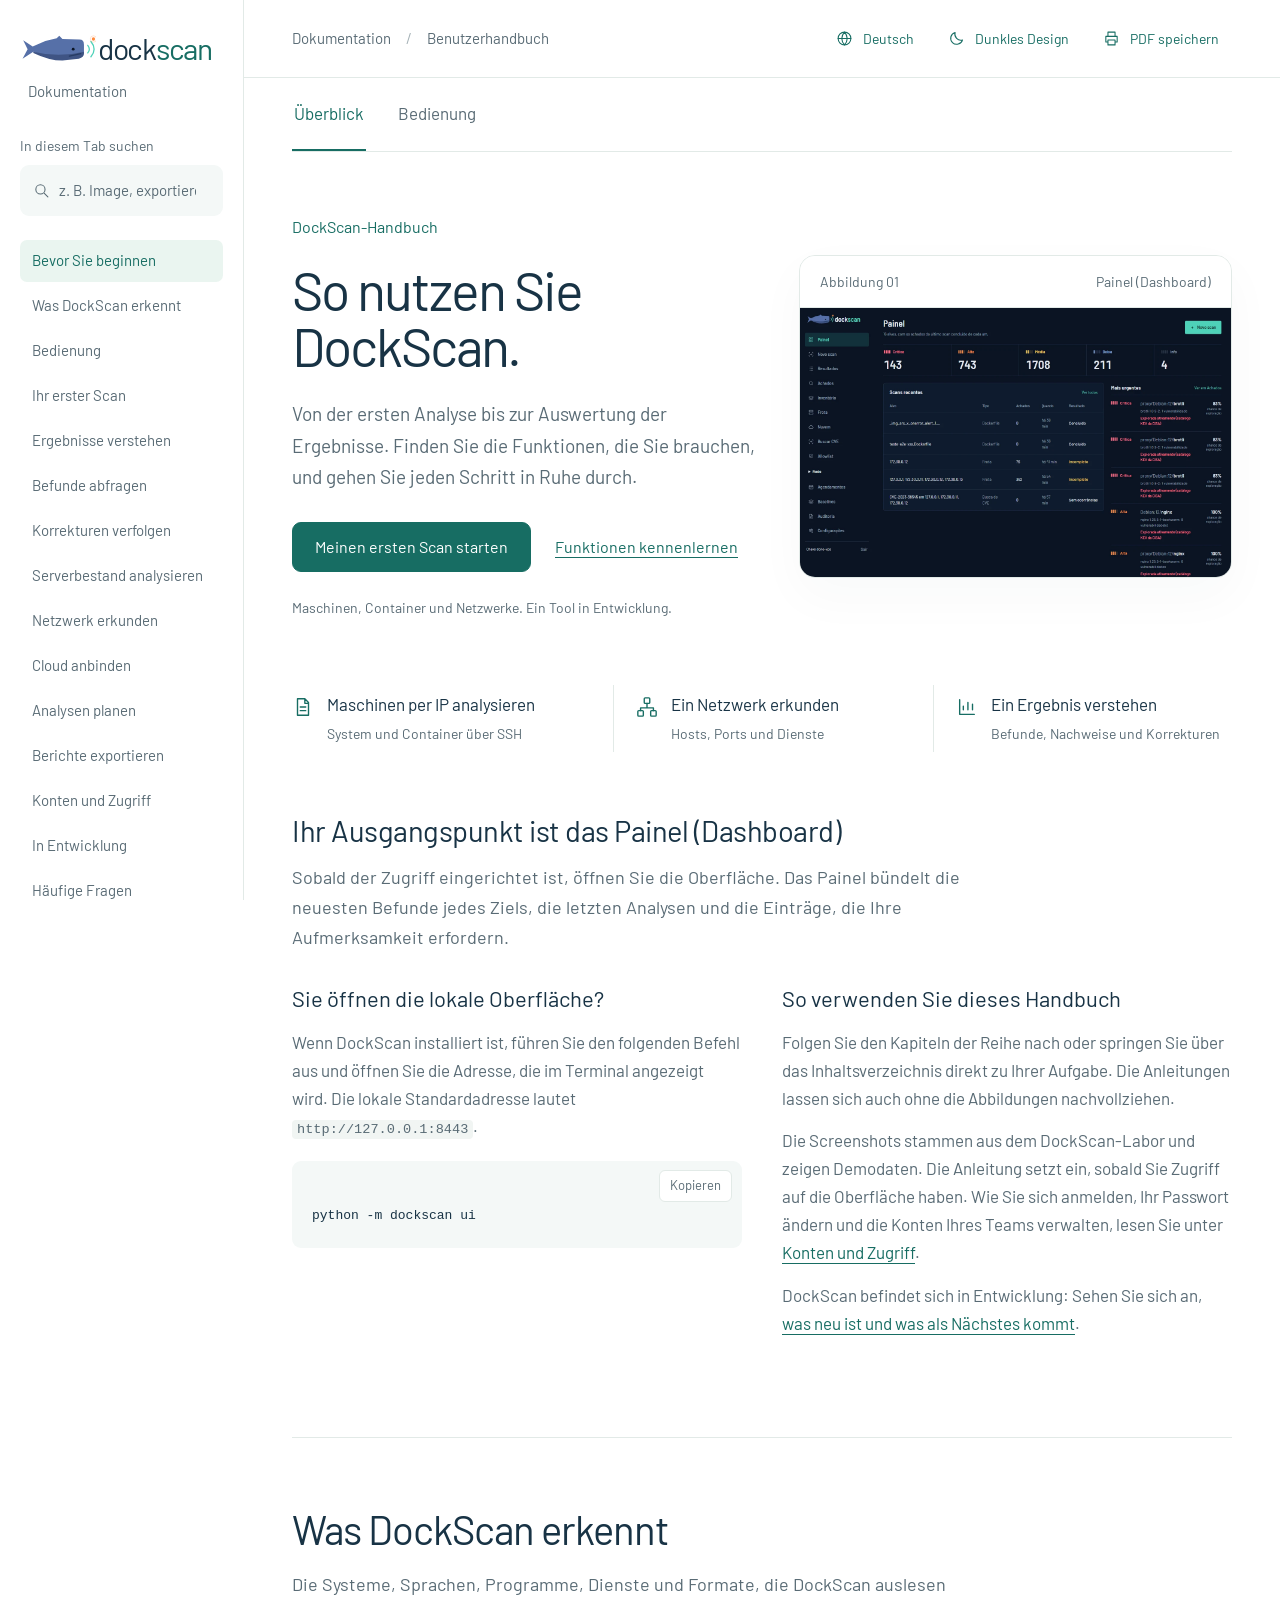
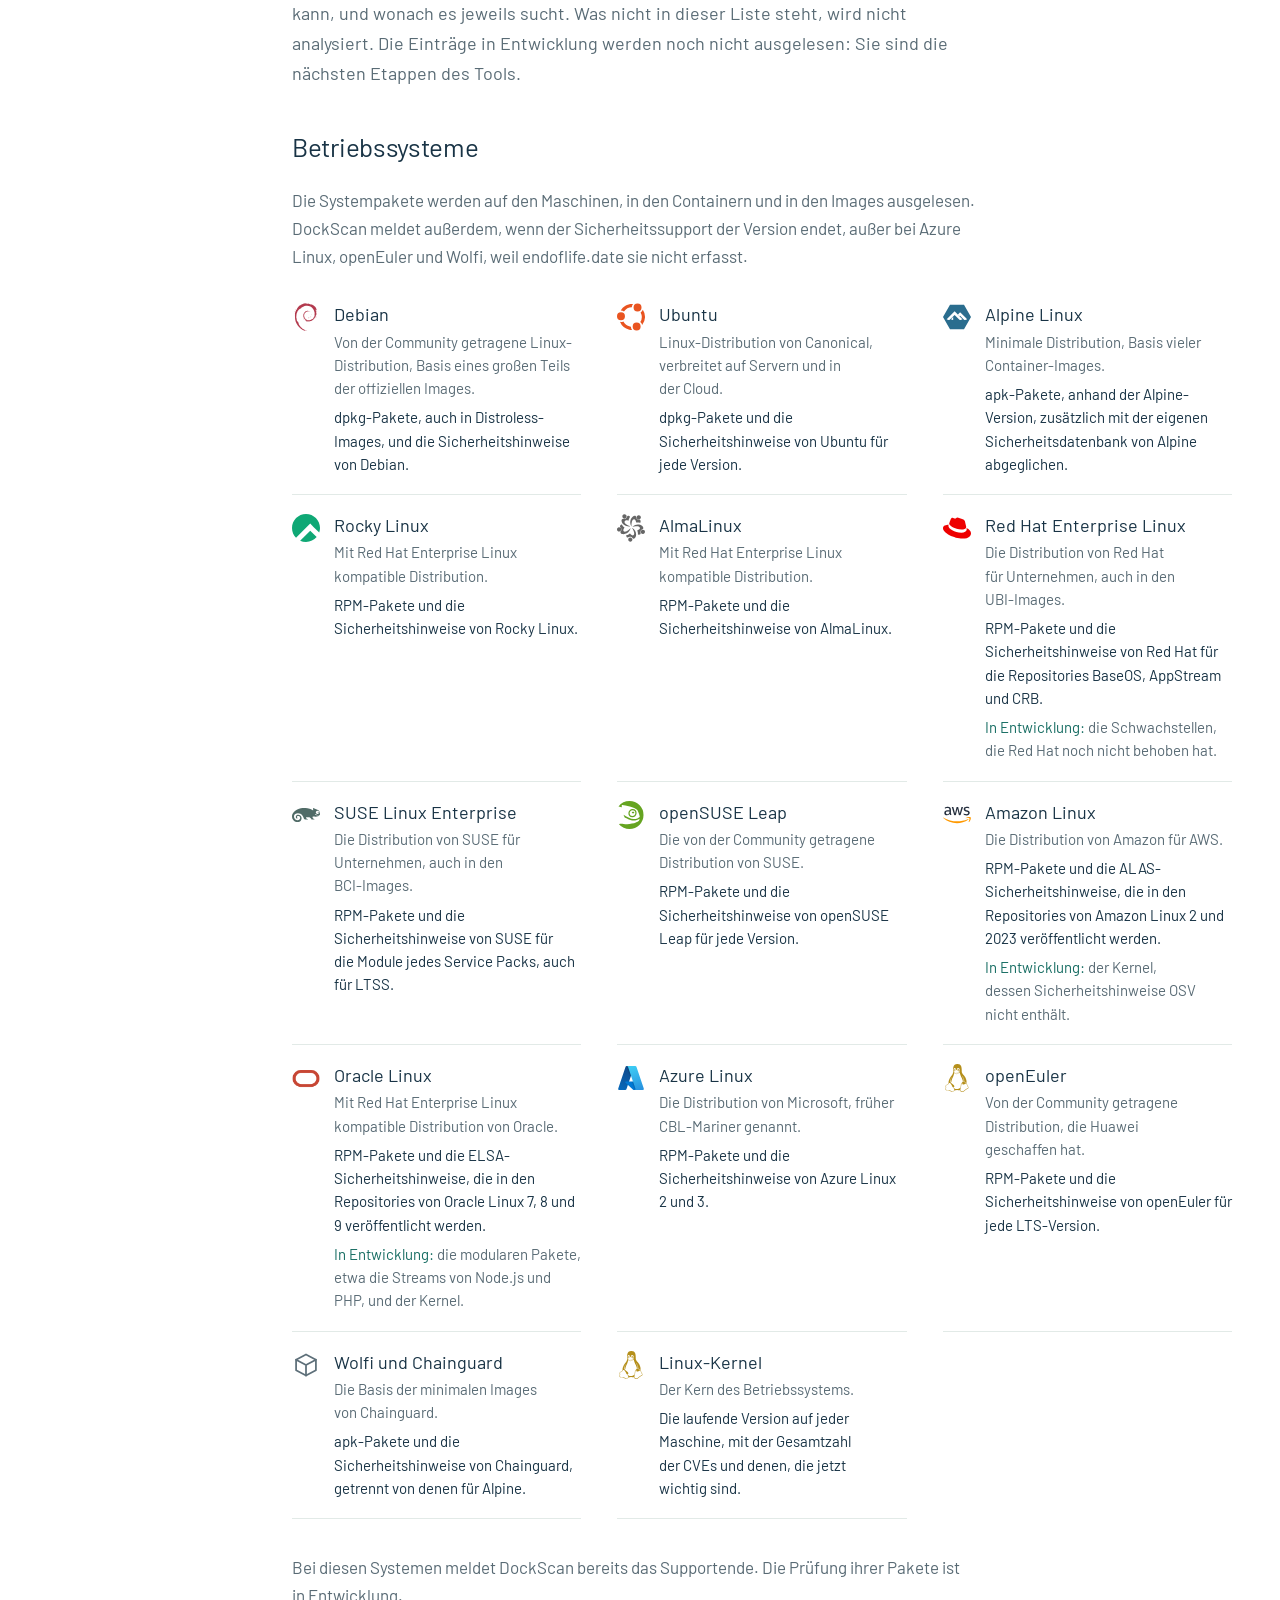
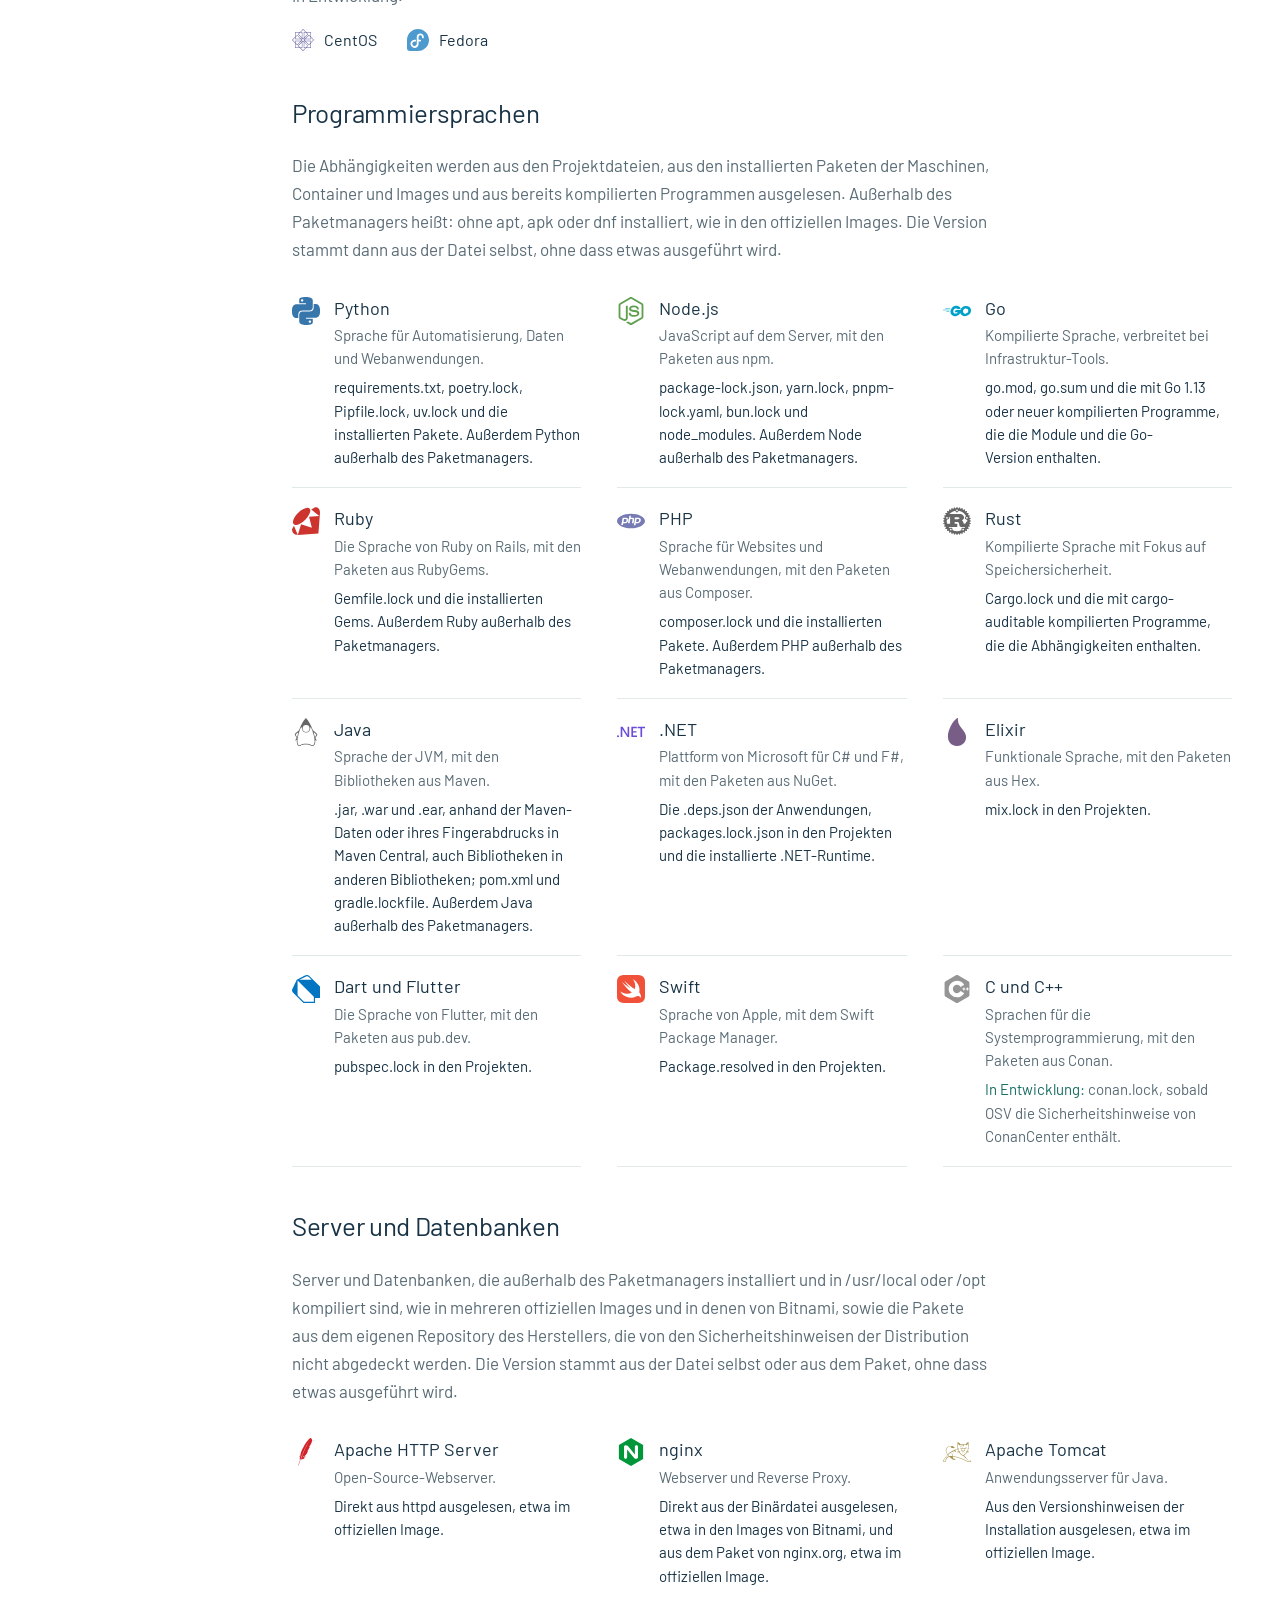
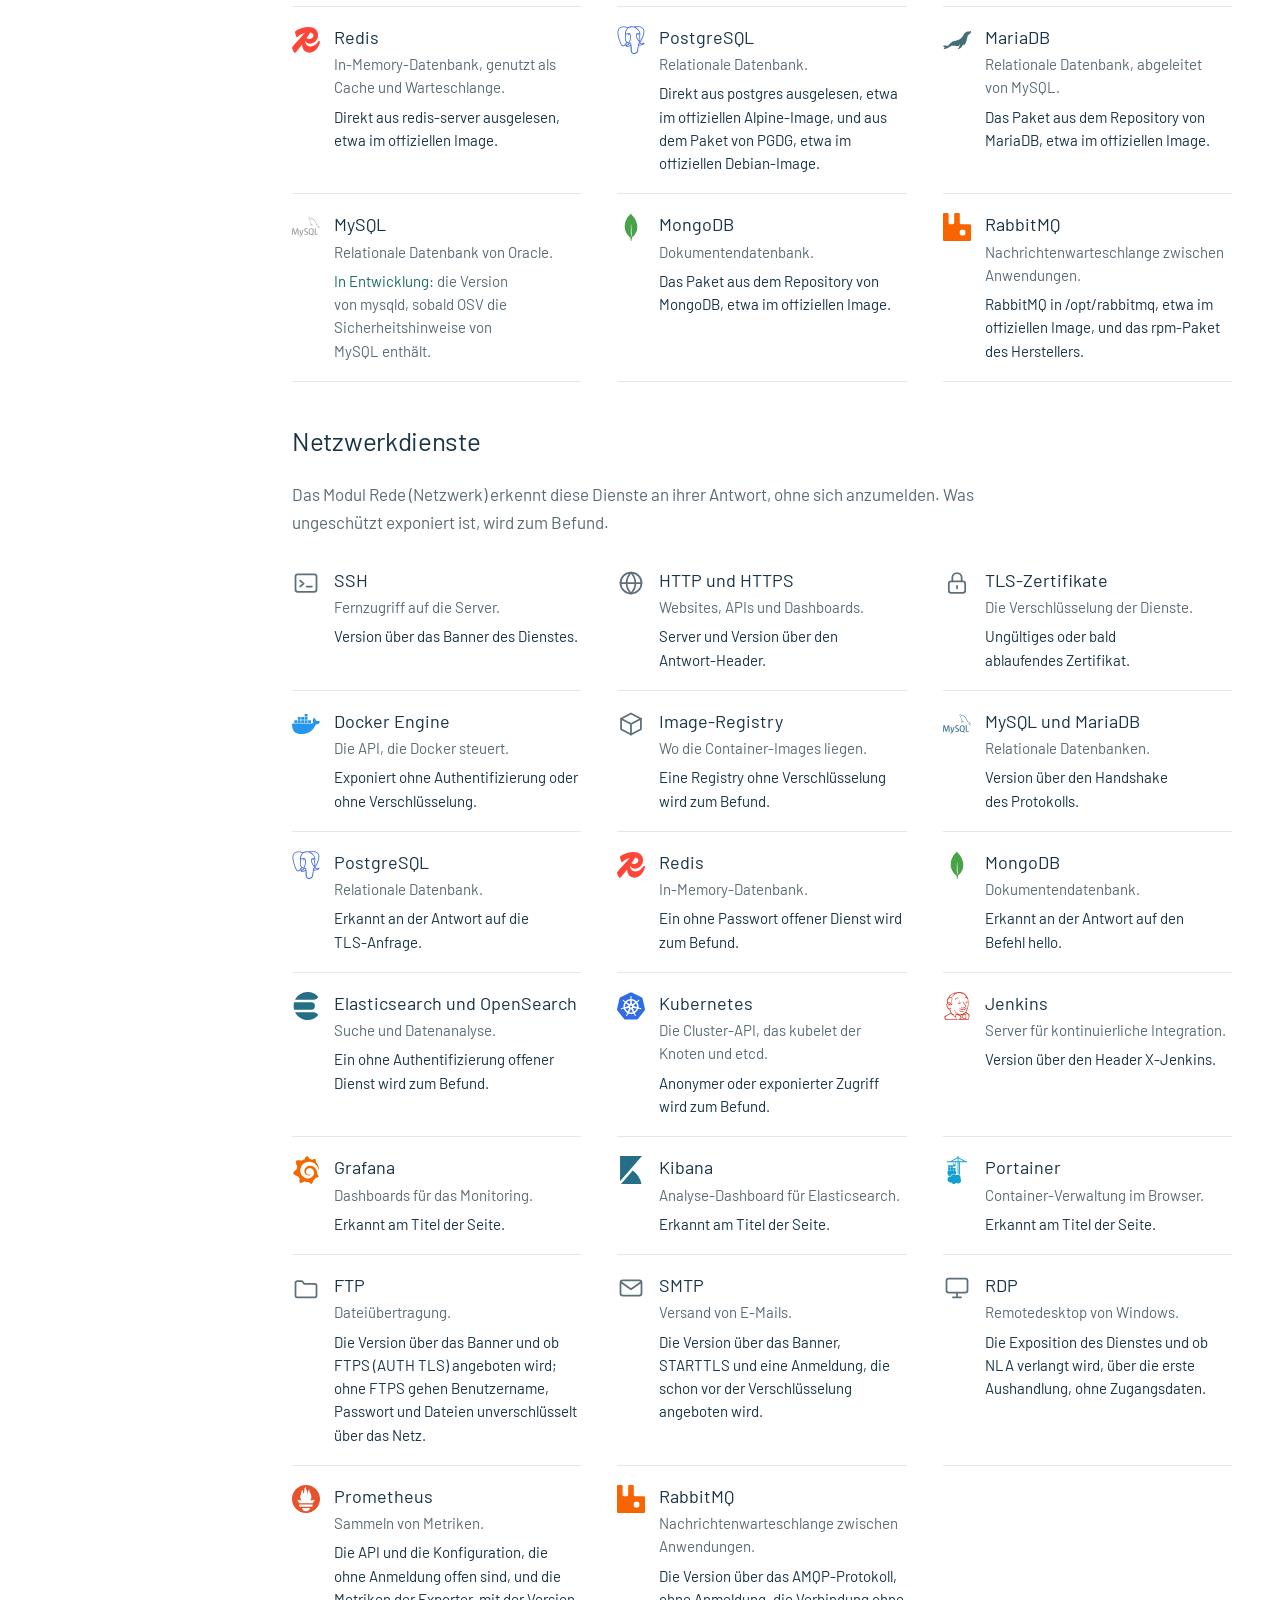
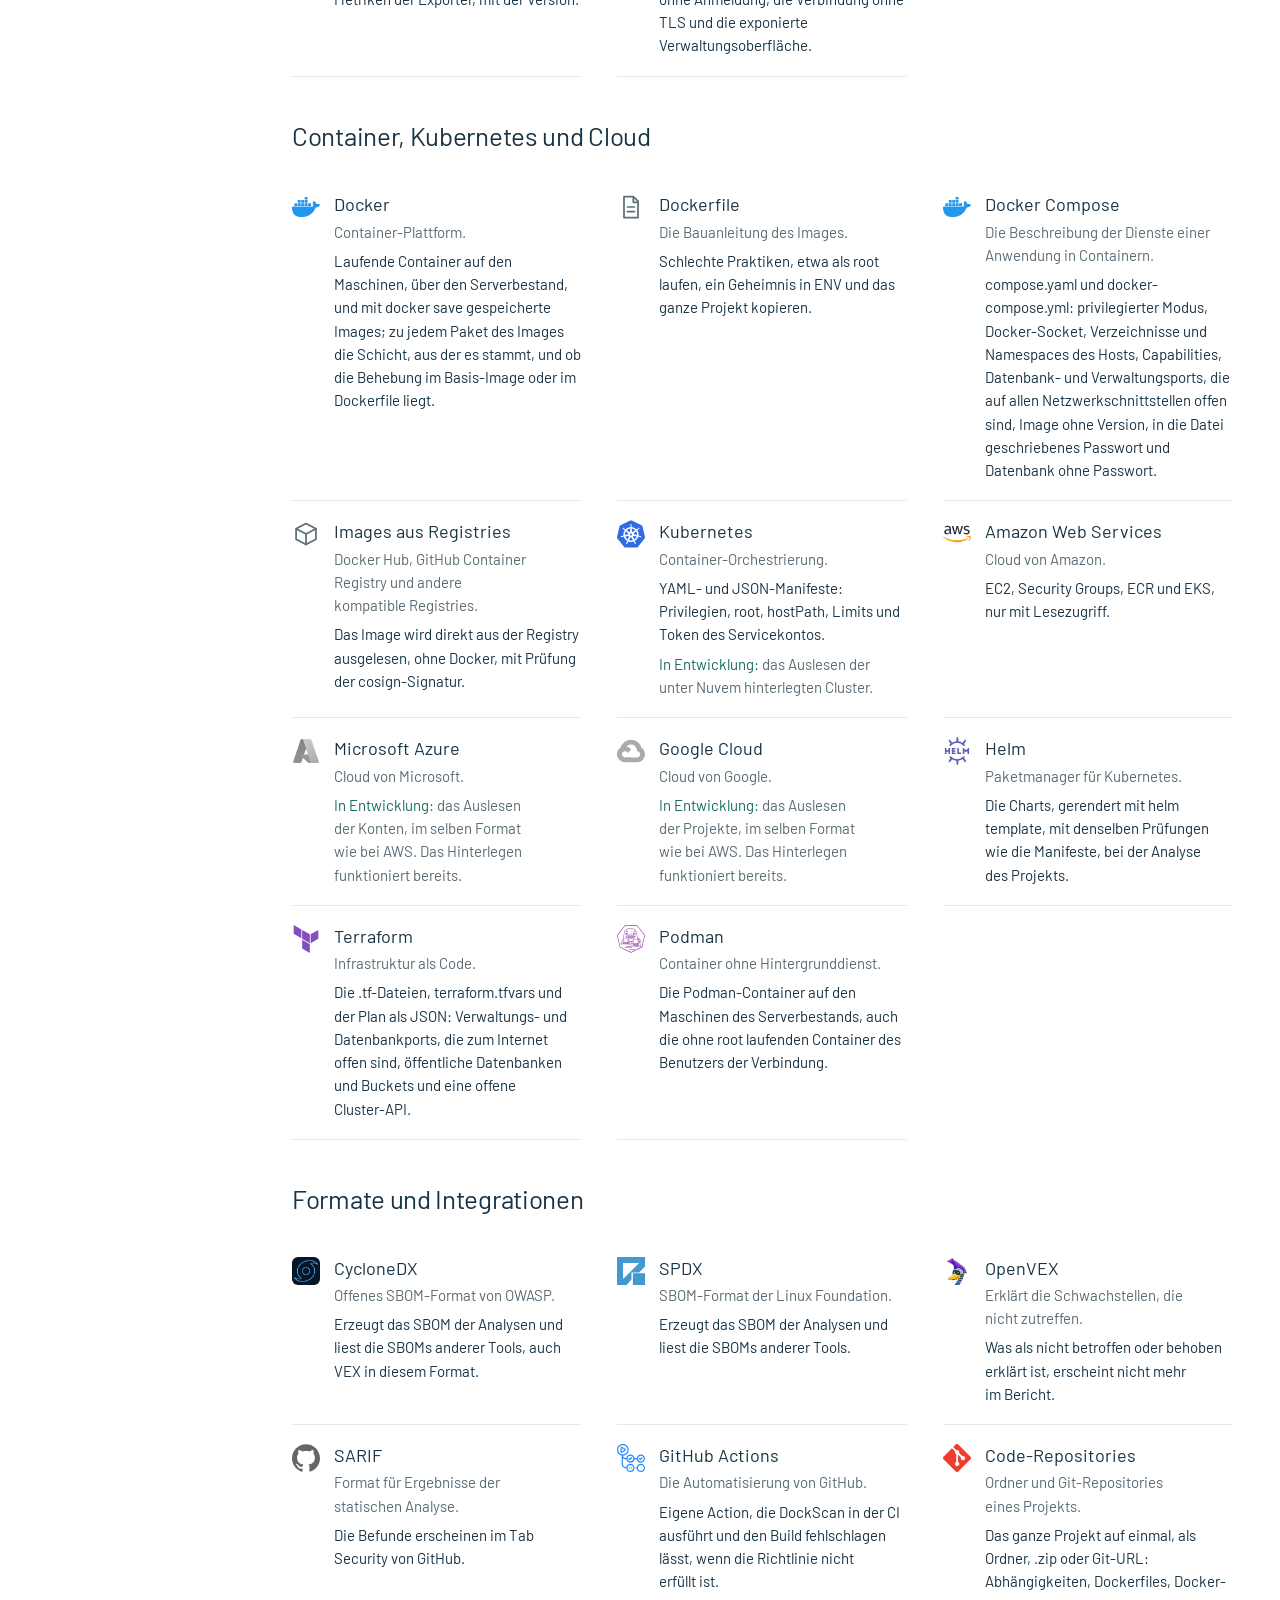
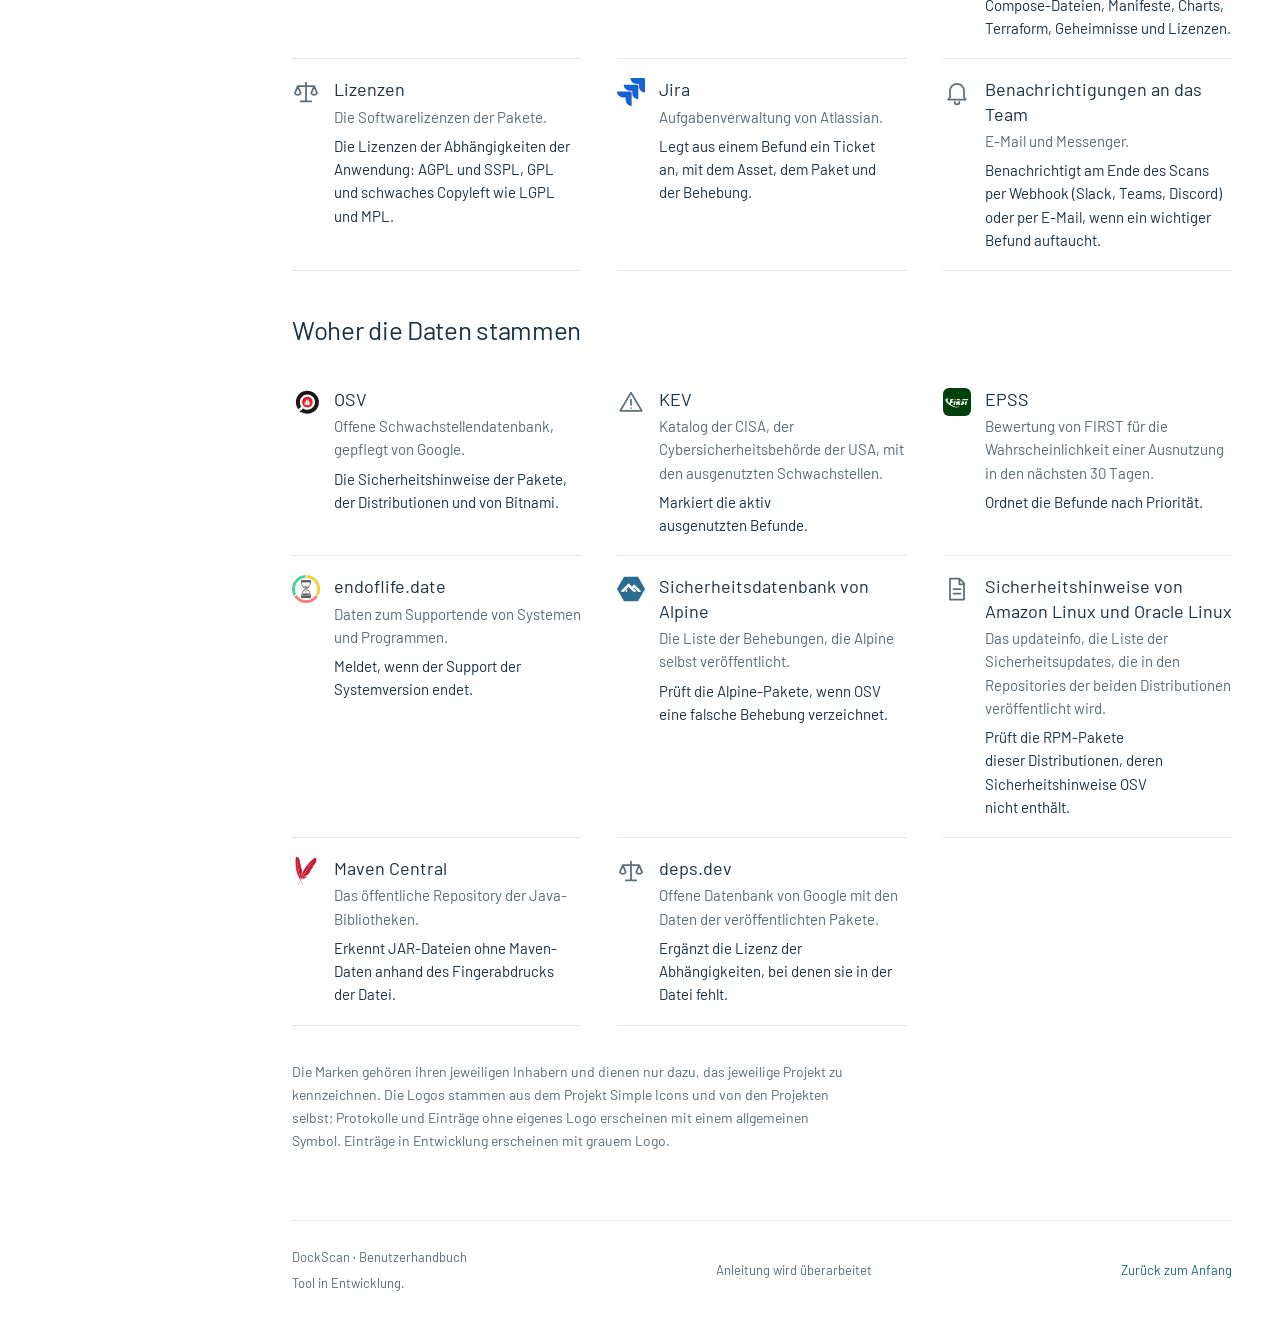
<file: de/index.html>
<!doctype html>
<html lang="de">
<head>
  <meta charset="utf-8">
  <meta name="viewport" content="width=device-width, initial-scale=1">
  <meta name="color-scheme" content="light">
  <meta name="theme-color" content="#ffffff">
  <script src="../tema.js"></script>
  <meta name="description" content="Benutzerhandbuch für DockScan. Erfahren Sie, wie Sie Maschinen und Container per IP analysieren, Netzwerke untersuchen und Korrekturen verfolgen.">
  <title>Benutzerhandbuch · DockScan</title>
  <link rel="alternate" hreflang="pt-BR" href="../index.html">
  <link rel="alternate" hreflang="en" href="../en/index.html">
  <link rel="alternate" hreflang="es" href="../es/index.html">
  <link rel="alternate" hreflang="fr" href="../fr/index.html">
  <link rel="alternate" hreflang="de" href="../de/index.html">
  <link rel="alternate" hreflang="ja" href="../ja/index.html">
  <link rel="icon" href="../assets/logo.svg" type="image/svg+xml">
  <link rel="preload" href="../assets/fonts/barlow-latin-400-normal.woff2" as="font" type="font/woff2" crossorigin>
  <link rel="stylesheet" href="../manual.css">
  <script src="../manual.js" defer></script>
</head>
<body>
  <a class="skip-link" href="#conteudo">Zum Inhalt springen</a>
  <header class="mobile-header">
    <a class="brand" href="#inicio" aria-label="DockScan, Anfang des Handbuchs"><img src="../assets/logo.svg" alt="" width="66" height="30"><span>dock<span>scan</span></span></a>
    <button class="button" id="menu-toggle" type="button" aria-expanded="false" aria-controls="sidebar" hidden>Kapitel</button>
  </header>

  <aside class="sidebar" id="sidebar">
    <a class="brand" href="#inicio" aria-label="DockScan, Anfang des Handbuchs"><img src="../assets/logo.svg" alt="" width="80" height="36"><span>dock<span>scan</span></span></a>
    <p class="sidebar-label">Dokumentation</p>
    <div class="search" id="search-control" hidden>
      <label for="busca">In diesem Tab suchen</label>
      <div class="search-field"><svg viewBox="0 0 24 24" aria-hidden="true"><circle cx="10.5" cy="10.5" r="6.5"></circle><path d="m16 16 5 5"></path></svg><input id="busca" type="search" name="busca" placeholder="z. B. Image, exportieren…" autocomplete="off"></div>
      <p id="busca-status" class="sr-only" role="status"></p>
    </div>
    <nav aria-label="Kapitel des Handbuchs" id="chapters">
      <a href="#inicio" aria-current="location">Bevor Sie beginnen</a>
      <a href="#reconhece">Was DockScan erkennt</a>
      <a href="#como-usar">Bedienung</a>
      <a href="#primeiro-scan">Ihr erster Scan</a>
      <a href="#resultados">Ergebnisse verstehen</a>
      <a href="#achados">Befunde abfragen</a>
      <a href="#comparacao">Korrekturen verfolgen</a>
      <a href="#frota">Serverbestand analysieren</a>
      <a href="#rede">Netzwerk erkunden</a>
      <a href="#nuvem">Cloud anbinden</a>
      <a href="#agendamentos">Analysen planen</a>
      <a href="#relatorios">Berichte exportieren</a>
      <a href="#contas">Konten und Zugriff</a>
      <a href="#desenvolvimento">In Entwicklung</a>
      <a href="#ajuda">Häufige Fragen</a>
    </nav>
    <div class="sidebar-footer">Leitfaden zur Weboberfläche<p>Benutzerhandbuch</p><a href="#primeiro-scan">Schritt-für-Schritt-Anleitung öffnen</a></div>
  </aside>

  <div class="page">
    <div class="topbar"><p>Dokumentation <span aria-hidden="true">/</span> Benutzerhandbuch</p><div class="topbar-actions"><details class="lang-menu"><summary class="button small"><svg viewBox="0 0 24 24" aria-hidden="true"><circle cx="12" cy="12" r="9"></circle><path d="M3 12h18M12 3c2.5 2.8 3.8 5.8 3.8 9s-1.3 6.2-3.8 9c-2.5-2.8-3.8-5.8-3.8-9S9.5 5.8 12 3Z"></path></svg><span class="sr-only">Sprache: </span>Deutsch</summary><ul><li><a href="../index.html" hreflang="pt-BR" lang="pt-BR" data-idioma>Português</a></li><li><a href="../en/index.html" hreflang="en" lang="en" data-idioma>English</a></li><li><a href="../es/index.html" hreflang="es" lang="es" data-idioma>Español</a></li><li><a href="../fr/index.html" hreflang="fr" lang="fr" data-idioma>Français</a></li><li><a href="../de/index.html" hreflang="de" lang="de" data-idioma aria-current="page">Deutsch</a></li><li><a href="../ja/index.html" hreflang="ja" lang="ja" data-idioma>日本語</a></li></ul></details><button class="button small theme-toggle" id="theme-toggle" type="button" aria-label="Dunkles Design" aria-pressed="false" title="Dunkles Design aktivieren" hidden><svg viewBox="0 0 24 24" aria-hidden="true"><path d="M20.5 14A8.5 8.5 0 0 1 10 3.5 8.5 8.5 0 1 0 20.5 14Z"></path></svg><span>Dunkles Design</span></button><button class="button small" id="print-manual" type="button" hidden><svg viewBox="0 0 24 24" aria-hidden="true"><path d="M7 8V3h10v5M7 17H4V9h16v8h-3M7 14h10v7H7z"></path></svg>PDF speichern</button></div></div>
    <main id="conteudo" tabindex="-1">
      <nav class="manual-tabs" id="manual-tabs" aria-label="Bereiche des Handbuchs">
        <a id="aba-visao-geral" href="#inicio" data-panel="painel-visao-geral">Überblick</a>
        <a id="aba-como-usar" href="#como-usar" data-panel="painel-como-usar">Bedienung</a>
      </nav>
      <p id="sem-resultados" class="empty-state" hidden>Keine passenden Schritte gefunden. Versuchen Sie es mit „Scan“, „Netzwerk“, „Serverbestand“ oder „Bericht“. <button class="text-button" id="limpar-busca" type="button">Suche zurücksetzen</button></p>

      <div id="painel-visao-geral" data-manual-panel>
      <section id="inicio" class="chapter intro" aria-labelledby="titulo-inicio" data-keywords="começar painel acesso interface instalação abrir overview dashboard beginnen anfangen zugriff oberfläche installation öffnen überblick">
        <div class="hero">
          <div class="hero-copy">
            <p class="intro-label">DockScan-Handbuch</p>
            <h1 id="titulo-inicio">So nutzen Sie<br>DockScan.</h1>
            <p class="lead">Von der ersten Analyse bis zur Auswertung der Ergebnisse. Finden Sie die Funktionen, die Sie brauchen, und gehen Sie jeden Schritt in Ruhe durch.</p>
            <div class="hero-actions"><a class="button primary" href="#primeiro-scan">Meinen ersten Scan starten</a><a class="text-link" href="#como-usar">Funktionen kennenlernen</a></div>
            <p class="hero-note">Maschinen, Container und Netzwerke. Ein Tool in Entwicklung.</p>
          </div>
          <div class="hero-preview">
        <figure class="screenshot-placeholder" id="print-painel" data-screenshot="painel.webp">
          <div class="placeholder-header"><span>Abbildung 01</span><span>Painel (Dashboard)</span></div>
          <img src="../assets/prints/painel.webp" alt="Painel (Dashboard) von DockScan mit der Übersicht nach Schweregrad, den letzten Scans und den dringendsten Befunden" width="1440" height="900" decoding="async">
          <figcaption>Zu diesem Schritt: Mit „Novo scan“ (Neuer Scan) starten Sie eine Analyse, unter „Scans recentes“ (Letzte Scans) öffnen Sie eine vorhandene.</figcaption>
        </figure>
          </div>
        </div>
        <div class="start-paths" aria-label="Wählen Sie Ihren Ausgangspunkt">
          <a href="#primeiro-scan"><svg viewBox="0 0 24 24" aria-hidden="true"><path d="M6 3h8l4 4v14H6zM14 3v5h4M9 12h6m-6 4h6"></path></svg><span>Maschinen per IP analysieren<small>System und Container über SSH</small></span></a>
          <a href="#rede"><svg viewBox="0 0 24 24" aria-hidden="true"><rect x="9" y="2" width="6" height="6" rx="1"></rect><rect x="2" y="16" width="6" height="6" rx="1"></rect><rect x="16" y="16" width="6" height="6" rx="1"></rect><path d="M12 8v5M5 16v-3h14v3"></path></svg><span>Ein Netzwerk erkunden<small>Hosts, Ports und Dienste</small></span></a>
          <a href="#resultados"><svg viewBox="0 0 24 24" aria-hidden="true"><path d="M4 4v16h16M8 15v-4m5 4V7m5 8v-6"></path></svg><span>Ein Ergebnis verstehen<small>Befunde, Nachweise und Korrekturen</small></span></a>
        </div>
        <div class="overview-panel-note"><h2>Ihr Ausgangspunkt ist das Painel (Dashboard)</h2><p>Sobald der Zugriff eingerichtet ist, öffnen Sie die Oberfläche. Das Painel bündelt die neuesten Befunde jedes Ziels, die letzten Analysen und die Einträge, die Ihre Aufmerksamkeit erfordern.</p></div>
        <div class="two-columns notes"><div><h3>Sie öffnen die lokale Oberfläche?</h3><p>Wenn DockScan installiert ist, führen Sie den folgenden Befehl aus und öffnen Sie die Adresse, die im Terminal angezeigt wird. Die lokale Standardadresse lautet <code>http://127.0.0.1:8443</code>.</p><div class="code-box"><pre><code>python -m dockscan ui</code></pre><button type="button" class="copy-button" data-copy hidden>Kopieren</button></div></div><div><h3>So verwenden Sie dieses Handbuch</h3><p>Folgen Sie den Kapiteln der Reihe nach oder springen Sie über das Inhaltsverzeichnis direkt zu Ihrer Aufgabe. Die Anleitungen lassen sich auch ohne die Abbildungen nachvollziehen.</p><p class="muted">Die Screenshots stammen aus dem DockScan-Labor und zeigen Demodaten. Die Anleitung setzt ein, sobald Sie Zugriff auf die Oberfläche haben. Wie Sie sich anmelden, Ihr Passwort ändern und die Konten Ihres Teams verwalten, lesen Sie unter <a href="#contas">Konten und Zugriff</a>.</p><p class="muted">DockScan befindet sich in Entwicklung: Sehen Sie sich an, <a href="#desenvolvimento">was neu ist und was als Nächstes kommt</a>.</p></div></div>
      </section>

      <section id="reconhece" class="chapter" aria-labelledby="titulo-reconhece" data-keywords="kompatibilität unterstützung abdeckung systeme betriebssysteme distributionen programmiersprachen sprachen dienste formate debian ubuntu alpine rocky alma kernel centos red hat oracle amazon fedora suse python node go ruby php rust java dotnet elixir dart flutter swift c++ conan pnpm uv bun gradle nginx apache tomcat redis postgresql mysql mariadb mongodb rabbitmq elasticsearch jenkins grafana kibana portainer prometheus ftp smtp rdp kubernetes helm terraform podman docker registry aws azure google cyclonedx spdx sarif vex lizenzen jira benachrichtigungen osv kev epss supportende in entwicklung nächste etappen azure linux mariner openeuler wolfi chainguard ubi bci compose">
        <header class="chapter-header"><div><h2 id="titulo-reconhece">Was DockScan erkennt</h2><p>Die Systeme, Sprachen, Programme, Dienste und Formate, die DockScan auslesen kann, und wonach es jeweils sucht. Was nicht in dieser Liste steht, wird nicht analysiert. Die Einträge in Entwicklung werden noch nicht ausgelesen: Sie sind die nächsten Etappen des Tools.</p></div></header>
        <h3 class="subheading">Betriebssysteme</h3>
        <p class="support-lead">Die Systempakete werden auf den Maschinen, in den Containern und in den Images ausgelesen. DockScan meldet außerdem, wenn der Sicherheitssupport der Version endet, außer bei Azure Linux, openEuler und Wolfi, weil endoflife.date sie nicht erfasst.</p>
        <ul class="support-list">
          <li><img src="../assets/logos/debian.svg" alt="" width="28" height="28" loading="lazy"><div><h4>Debian</h4><p>Von der Community getragene Linux-Distribution, Basis eines großen Teils der offiziellen Images.</p><p class="support-read">dpkg-Pakete, auch in Distroless-Images, und die Sicherheitshinweise von Debian.</p></div></li>
          <li><img src="../assets/logos/ubuntu.svg" alt="" width="28" height="28" loading="lazy"><div><h4>Ubuntu</h4><p>Linux-Distribution von Canonical, verbreitet auf Servern und in der Cloud.</p><p class="support-read">dpkg-Pakete und die Sicherheitshinweise von Ubuntu für jede Version.</p></div></li>
          <li><img src="../assets/logos/alpinelinux.svg" alt="" width="28" height="28" loading="lazy"><div><h4>Alpine Linux</h4><p>Minimale Distribution, Basis vieler Container-Images.</p><p class="support-read">apk-Pakete, anhand der Alpine-Version, zusätzlich mit der eigenen Sicherheitsdatenbank von Alpine abgeglichen.</p></div></li>
          <li><img src="../assets/logos/rockylinux.svg" alt="" width="28" height="28" loading="lazy"><div><h4>Rocky Linux</h4><p>Mit Red Hat Enterprise Linux kompatible Distribution.</p><p class="support-read">RPM-Pakete und die Sicherheitshinweise von Rocky Linux.</p></div></li>
          <li><img src="../assets/logos/almalinux.svg" alt="" width="28" height="28" loading="lazy"><div><h4>AlmaLinux</h4><p>Mit Red Hat Enterprise Linux kompatible Distribution.</p><p class="support-read">RPM-Pakete und die Sicherheitshinweise von AlmaLinux.</p></div></li>
          <li><img src="../assets/logos/redhat.svg" alt="" width="28" height="28" loading="lazy"><div><h4>Red Hat Enterprise Linux</h4><p>Die Distribution von Red Hat für Unternehmen, auch in den UBI-Images.</p><p class="support-read">RPM-Pakete und die Sicherheitshinweise von Red Hat für die Repositories BaseOS, AppStream und CRB.</p><p class="support-next"><span>In Entwicklung:</span> die Schwachstellen, die Red Hat noch nicht behoben hat.</p></div></li>
          <li><img src="../assets/logos/suse.svg" alt="" width="28" height="28" loading="lazy"><div><h4>SUSE Linux Enterprise</h4><p>Die Distribution von SUSE für Unternehmen, auch in den BCI-Images.</p><p class="support-read">RPM-Pakete und die Sicherheitshinweise von SUSE für die Module jedes Service Packs, auch für LTSS.</p></div></li>
          <li><img src="../assets/logos/opensuse.svg" alt="" width="28" height="28" loading="lazy"><div><h4>openSUSE Leap</h4><p>Die von der Community getragene Distribution von SUSE.</p><p class="support-read">RPM-Pakete und die Sicherheitshinweise von openSUSE Leap für jede Version.</p></div></li>
          <li><img class="logo-claro" src="../assets/logos/aws.svg" alt="" width="28" height="28" loading="lazy"><img class="logo-escuro" src="../assets/logos/aws-escuro.svg" alt="" width="28" height="28" loading="lazy"><div><h4>Amazon Linux</h4><p>Die Distribution von Amazon für AWS.</p><p class="support-read">RPM-Pakete und die ALAS-Sicherheitshinweise, die in den Repositories von Amazon Linux 2 und 2023 veröffentlicht werden.</p><p class="support-next"><span>In Entwicklung:</span> der Kernel, dessen Sicherheitshinweise OSV nicht enthält.</p></div></li>
          <li><img src="../assets/logos/oracle.png" alt="" width="28" height="28" loading="lazy"><div><h4>Oracle Linux</h4><p>Mit Red Hat Enterprise Linux kompatible Distribution von Oracle.</p><p class="support-read">RPM-Pakete und die ELSA-Sicherheitshinweise, die in den Repositories von Oracle Linux 7, 8 und 9 veröffentlicht werden.</p><p class="support-next"><span>In Entwicklung:</span> die modularen Pakete, etwa die Streams von Node.js und PHP, und der Kernel.</p></div></li>
          <li><img src="../assets/logos/azure.svg" alt="" width="28" height="28" loading="lazy"><div><h4>Azure Linux</h4><p>Die Distribution von Microsoft, früher CBL-Mariner genannt.</p><p class="support-read">RPM-Pakete und die Sicherheitshinweise von Azure Linux 2 und 3.</p></div></li>
          <li><img src="../assets/logos/linux.svg" alt="" width="28" height="28" loading="lazy"><div><h4>openEuler</h4><p>Von der Community getragene Distribution, die Huawei geschaffen hat.</p><p class="support-read">RPM-Pakete und die Sicherheitshinweise von openEuler für jede LTS-Version.</p></div></li>
          <li><img src="../assets/logos/caixa.svg" alt="" width="28" height="28" loading="lazy"><div><h4>Wolfi und Chainguard</h4><p>Die Basis der minimalen Images von Chainguard.</p><p class="support-read">apk-Pakete und die Sicherheitshinweise von Chainguard, getrennt von denen für Alpine.</p></div></li>
          <li><img src="../assets/logos/linux.svg" alt="" width="28" height="28" loading="lazy"><div><h4>Linux-Kernel</h4><p>Der Kern des Betriebssystems.</p><p class="support-read">Die laufende Version auf jeder Maschine, mit der Gesamtzahl der CVEs und denen, die jetzt wichtig sind.</p></div></li>
        </ul>
        <p class="support-lead">Bei diesen Systemen meldet DockScan bereits das Supportende. Die Prüfung ihrer Pakete ist in Entwicklung.</p>
        <ul class="support-inline"><li><img src="../assets/logos/centos.svg" alt="" width="22" height="22" loading="lazy">CentOS</li><li><img src="../assets/logos/fedora.svg" alt="" width="22" height="22" loading="lazy">Fedora</li></ul>
        <h3 class="subheading">Programmiersprachen</h3>
        <p class="support-lead">Die Abhängigkeiten werden aus den Projektdateien, aus den installierten Paketen der Maschinen, Container und Images und aus bereits kompilierten Programmen ausgelesen. Außerhalb des Paketmanagers heißt: ohne apt, apk oder dnf installiert, wie in den offiziellen Images. Die Version stammt dann aus der Datei selbst, ohne dass etwas ausgeführt wird.</p>
        <ul class="support-list">
          <li><img src="../assets/logos/python.svg" alt="" width="28" height="28" loading="lazy"><div><h4>Python</h4><p>Sprache für Automatisierung, Daten und Webanwendungen.</p><p class="support-read">requirements.txt, poetry.lock, Pipfile.lock, uv.lock und die installierten Pakete. Außerdem Python außerhalb des Paketmanagers.</p></div></li>
          <li><img src="../assets/logos/nodedotjs.svg" alt="" width="28" height="28" loading="lazy"><div><h4>Node.js</h4><p>JavaScript auf dem Server, mit den Paketen aus npm.</p><p class="support-read">package-lock.json, yarn.lock, pnpm-lock.yaml, bun.lock und node_modules. Außerdem Node außerhalb des Paketmanagers.</p></div></li>
          <li><img src="../assets/logos/go.svg" alt="" width="28" height="28" loading="lazy"><div><h4>Go</h4><p>Kompilierte Sprache, verbreitet bei Infrastruktur-Tools.</p><p class="support-read">go.mod, go.sum und die mit Go 1.13 oder neuer kompilierten Programme, die die Module und die Go-Version enthalten.</p></div></li>
          <li><img src="../assets/logos/ruby.svg" alt="" width="28" height="28" loading="lazy"><div><h4>Ruby</h4><p>Die Sprache von Ruby on Rails, mit den Paketen aus RubyGems.</p><p class="support-read">Gemfile.lock und die installierten Gems. Außerdem Ruby außerhalb des Paketmanagers.</p></div></li>
          <li><img src="../assets/logos/php.svg" alt="" width="28" height="28" loading="lazy"><div><h4>PHP</h4><p>Sprache für Websites und Webanwendungen, mit den Paketen aus Composer.</p><p class="support-read">composer.lock und die installierten Pakete. Außerdem PHP außerhalb des Paketmanagers.</p></div></li>
          <li><img src="../assets/logos/rust.svg" alt="" width="28" height="28" loading="lazy"><div><h4>Rust</h4><p>Kompilierte Sprache mit Fokus auf Speichersicherheit.</p><p class="support-read">Cargo.lock und die mit cargo-auditable kompilierten Programme, die die Abhängigkeiten enthalten.</p></div></li>
          <li><img src="../assets/logos/openjdk.svg" alt="" width="28" height="28" loading="lazy"><div><h4>Java</h4><p>Sprache der JVM, mit den Bibliotheken aus Maven.</p><p class="support-read">.jar, .war und .ear, anhand der Maven-Daten oder ihres Fingerabdrucks in Maven Central, auch Bibliotheken in anderen Bibliotheken; pom.xml und gradle.lockfile. Außerdem Java außerhalb des Paketmanagers.</p></div></li>
          <li><img src="../assets/logos/dotnet.svg" alt="" width="28" height="28" loading="lazy"><div><h4>.NET</h4><p>Plattform von Microsoft für C# und F#, mit den Paketen aus NuGet.</p><p class="support-read">Die .deps.json der Anwendungen, packages.lock.json in den Projekten und die installierte .NET-Runtime.</p></div></li>
          <li><img src="../assets/logos/elixir.svg" alt="" width="28" height="28" loading="lazy"><div><h4>Elixir</h4><p>Funktionale Sprache, mit den Paketen aus Hex.</p><p class="support-read">mix.lock in den Projekten.</p></div></li>
          <li><img src="../assets/logos/dart.svg" alt="" width="28" height="28" loading="lazy"><div><h4>Dart und Flutter</h4><p>Die Sprache von Flutter, mit den Paketen aus pub.dev.</p><p class="support-read">pubspec.lock in den Projekten.</p></div></li>
          <li><img src="../assets/logos/swift.svg" alt="" width="28" height="28" loading="lazy"><div><h4>Swift</h4><p>Sprache von Apple, mit dem Swift Package Manager.</p><p class="support-read">Package.resolved in den Projekten.</p></div></li>
          <li class="support-future"><img src="../assets/logos/cplusplus.svg" alt="" width="28" height="28" loading="lazy"><div><h4>C und C++</h4><p>Sprachen für die Systemprogrammierung, mit den Paketen aus Conan.</p><p class="support-next"><span>In Entwicklung:</span> conan.lock, sobald OSV die Sicherheitshinweise von ConanCenter enthält.</p></div></li>
        </ul>
        <h3 class="subheading">Server und Datenbanken</h3>
        <p class="support-lead">Server und Datenbanken, die außerhalb des Paketmanagers installiert und in /usr/local oder /opt kompiliert sind, wie in mehreren offiziellen Images und in denen von Bitnami, sowie die Pakete aus dem eigenen Repository des Herstellers, die von den Sicherheitshinweisen der Distribution nicht abgedeckt werden. Die Version stammt aus der Datei selbst oder aus dem Paket, ohne dass etwas ausgeführt wird.</p>
        <ul class="support-list">
          <li><img src="../assets/logos/apache.svg" alt="" width="28" height="28" loading="lazy"><div><h4>Apache HTTP Server</h4><p>Open-Source-Webserver.</p><p class="support-read">Direkt aus httpd ausgelesen, etwa im offiziellen Image.</p></div></li>
          <li><img src="../assets/logos/nginx.svg" alt="" width="28" height="28" loading="lazy"><div><h4>nginx</h4><p>Webserver und Reverse Proxy.</p><p class="support-read">Direkt aus der Binärdatei ausgelesen, etwa in den Images von Bitnami, und aus dem Paket von nginx.org, etwa im offiziellen Image.</p></div></li>
          <li><img src="../assets/logos/apachetomcat.svg" alt="" width="28" height="28" loading="lazy"><div><h4>Apache Tomcat</h4><p>Anwendungsserver für Java.</p><p class="support-read">Aus den Versionshinweisen der Installation ausgelesen, etwa im offiziellen Image.</p></div></li>
          <li><img src="../assets/logos/redis.svg" alt="" width="28" height="28" loading="lazy"><div><h4>Redis</h4><p>In-Memory-Datenbank, genutzt als Cache und Warteschlange.</p><p class="support-read">Direkt aus redis-server ausgelesen, etwa im offiziellen Image.</p></div></li>
          <li><img src="../assets/logos/postgresql.svg" alt="" width="28" height="28" loading="lazy"><div><h4>PostgreSQL</h4><p>Relationale Datenbank.</p><p class="support-read">Direkt aus postgres ausgelesen, etwa im offiziellen Alpine-Image, und aus dem Paket von PGDG, etwa im offiziellen Debian-Image.</p></div></li>
          <li><img src="../assets/logos/mariadb.svg" alt="" width="28" height="28" loading="lazy"><div><h4>MariaDB</h4><p>Relationale Datenbank, abgeleitet von MySQL.</p><p class="support-read">Das Paket aus dem Repository von MariaDB, etwa im offiziellen Image.</p></div></li>
          <li class="support-future"><img src="../assets/logos/mysql.svg" alt="" width="28" height="28" loading="lazy"><div><h4>MySQL</h4><p>Relationale Datenbank von Oracle.</p><p class="support-next"><span>In Entwicklung:</span> die Version von mysqld, sobald OSV die Sicherheitshinweise von MySQL enthält.</p></div></li>
          <li><img src="../assets/logos/mongodb.svg" alt="" width="28" height="28" loading="lazy"><div><h4>MongoDB</h4><p>Dokumentendatenbank.</p><p class="support-read">Das Paket aus dem Repository von MongoDB, etwa im offiziellen Image.</p></div></li>
          <li><img src="../assets/logos/rabbitmq.svg" alt="" width="28" height="28" loading="lazy"><div><h4>RabbitMQ</h4><p>Nachrichtenwarteschlange zwischen Anwendungen.</p><p class="support-read">RabbitMQ in /opt/rabbitmq, etwa im offiziellen Image, und das rpm-Paket des Herstellers.</p></div></li>
        </ul>
        <h3 class="subheading">Netzwerkdienste</h3>
        <p class="support-lead">Das Modul Rede (Netzwerk) erkennt diese Dienste an ihrer Antwort, ohne sich anzumelden. Was ungeschützt exponiert ist, wird zum Befund.</p>
        <ul class="support-list">
          <li><img src="../assets/logos/terminal.svg" alt="" width="28" height="28" loading="lazy"><div><h4>SSH</h4><p>Fernzugriff auf die Server.</p><p class="support-read">Version über das Banner des Dienstes.</p></div></li>
          <li><img src="../assets/logos/globo.svg" alt="" width="28" height="28" loading="lazy"><div><h4>HTTP und HTTPS</h4><p>Websites, APIs und Dashboards.</p><p class="support-read">Server und Version über den Antwort-Header.</p></div></li>
          <li><img src="../assets/logos/cadeado.svg" alt="" width="28" height="28" loading="lazy"><div><h4>TLS-Zertifikate</h4><p>Die Verschlüsselung der Dienste.</p><p class="support-read">Ungültiges oder bald ablaufendes Zertifikat.</p></div></li>
          <li><img src="../assets/logos/docker.svg" alt="" width="28" height="28" loading="lazy"><div><h4>Docker Engine</h4><p>Die API, die Docker steuert.</p><p class="support-read">Exponiert ohne Authentifizierung oder ohne Verschlüsselung.</p></div></li>
          <li><img src="../assets/logos/caixa.svg" alt="" width="28" height="28" loading="lazy"><div><h4>Image-Registry</h4><p>Wo die Container-Images liegen.</p><p class="support-read">Eine Registry ohne Verschlüsselung wird zum Befund.</p></div></li>
          <li><img src="../assets/logos/mysql.svg" alt="" width="28" height="28" loading="lazy"><div><h4>MySQL und MariaDB</h4><p>Relationale Datenbanken.</p><p class="support-read">Version über den Handshake des Protokolls.</p></div></li>
          <li><img src="../assets/logos/postgresql.svg" alt="" width="28" height="28" loading="lazy"><div><h4>PostgreSQL</h4><p>Relationale Datenbank.</p><p class="support-read">Erkannt an der Antwort auf die TLS-Anfrage.</p></div></li>
          <li><img src="../assets/logos/redis.svg" alt="" width="28" height="28" loading="lazy"><div><h4>Redis</h4><p>In-Memory-Datenbank.</p><p class="support-read">Ein ohne Passwort offener Dienst wird zum Befund.</p></div></li>
          <li><img src="../assets/logos/mongodb.svg" alt="" width="28" height="28" loading="lazy"><div><h4>MongoDB</h4><p>Dokumentendatenbank.</p><p class="support-read">Erkannt an der Antwort auf den Befehl hello.</p></div></li>
          <li><img src="../assets/logos/elasticsearch.svg" alt="" width="28" height="28" loading="lazy"><div><h4>Elasticsearch und OpenSearch</h4><p>Suche und Datenanalyse.</p><p class="support-read">Ein ohne Authentifizierung offener Dienst wird zum Befund.</p></div></li>
          <li><img src="../assets/logos/kubernetes.svg" alt="" width="28" height="28" loading="lazy"><div><h4>Kubernetes</h4><p>Die Cluster-API, das kubelet der Knoten und etcd.</p><p class="support-read">Anonymer oder exponierter Zugriff wird zum Befund.</p></div></li>
          <li><img src="../assets/logos/jenkins.svg" alt="" width="28" height="28" loading="lazy"><div><h4>Jenkins</h4><p>Server für kontinuierliche Integration.</p><p class="support-read">Version über den Header X-Jenkins.</p></div></li>
          <li><img src="../assets/logos/grafana.svg" alt="" width="28" height="28" loading="lazy"><div><h4>Grafana</h4><p>Dashboards für das Monitoring.</p><p class="support-read">Erkannt am Titel der Seite.</p></div></li>
          <li><img src="../assets/logos/kibana.svg" alt="" width="28" height="28" loading="lazy"><div><h4>Kibana</h4><p>Analyse-Dashboard für Elasticsearch.</p><p class="support-read">Erkannt am Titel der Seite.</p></div></li>
          <li><img src="../assets/logos/portainer.svg" alt="" width="28" height="28" loading="lazy"><div><h4>Portainer</h4><p>Container-Verwaltung im Browser.</p><p class="support-read">Erkannt am Titel der Seite.</p></div></li>
          <li><img src="../assets/logos/pasta.svg" alt="" width="28" height="28" loading="lazy"><div><h4>FTP</h4><p>Dateiübertragung.</p><p class="support-read">Die Version über das Banner und ob FTPS (AUTH TLS) angeboten wird; ohne FTPS gehen Benutzername, Passwort und Dateien unverschlüsselt über das Netz.</p></div></li>
          <li><img src="../assets/logos/envelope.svg" alt="" width="28" height="28" loading="lazy"><div><h4>SMTP</h4><p>Versand von E-Mails.</p><p class="support-read">Die Version über das Banner, STARTTLS und eine Anmeldung, die schon vor der Verschlüsselung angeboten wird.</p></div></li>
          <li><img src="../assets/logos/monitor.svg" alt="" width="28" height="28" loading="lazy"><div><h4>RDP</h4><p>Remotedesktop von Windows.</p><p class="support-read">Die Exposition des Dienstes und ob NLA verlangt wird, über die erste Aushandlung, ohne Zugangsdaten.</p></div></li>
          <li><img src="../assets/logos/prometheus.svg" alt="" width="28" height="28" loading="lazy"><div><h4>Prometheus</h4><p>Sammeln von Metriken.</p><p class="support-read">Die API und die Konfiguration, die ohne Anmeldung offen sind, und die Metriken der Exporter, mit der Version.</p></div></li>
          <li><img src="../assets/logos/rabbitmq.svg" alt="" width="28" height="28" loading="lazy"><div><h4>RabbitMQ</h4><p>Nachrichtenwarteschlange zwischen Anwendungen.</p><p class="support-read">Die Version über das AMQP-Protokoll, ohne Anmeldung, die Verbindung ohne TLS und die exponierte Verwaltungsoberfläche.</p></div></li>
        </ul>
        <h3 class="subheading">Container, Kubernetes und Cloud</h3>
        <ul class="support-list">
          <li><img src="../assets/logos/docker.svg" alt="" width="28" height="28" loading="lazy"><div><h4>Docker</h4><p>Container-Plattform.</p><p class="support-read">Laufende Container auf den Maschinen, über den Serverbestand, und mit docker save gespeicherte Images; zu jedem Paket des Images die Schicht, aus der es stammt, und ob die Behebung im Basis-Image oder im Dockerfile liegt.</p></div></li>
          <li><img src="../assets/logos/documento.svg" alt="" width="28" height="28" loading="lazy"><div><h4>Dockerfile</h4><p>Die Bauanleitung des Images.</p><p class="support-read">Schlechte Praktiken, etwa als root laufen, ein Geheimnis in ENV und das ganze Projekt kopieren.</p></div></li>
          <li><img src="../assets/logos/docker.svg" alt="" width="28" height="28" loading="lazy"><div><h4>Docker Compose</h4><p>Die Beschreibung der Dienste einer Anwendung in Containern.</p><p class="support-read">compose.yaml und docker-compose.yml: privilegierter Modus, Docker-Socket, Verzeichnisse und Namespaces des Hosts, Capabilities, Datenbank- und Verwaltungsports, die auf allen Netzwerkschnittstellen offen sind, Image ohne Version, in die Datei geschriebenes Passwort und Datenbank ohne Passwort.</p></div></li>
          <li><img src="../assets/logos/caixa.svg" alt="" width="28" height="28" loading="lazy"><div><h4>Images aus Registries</h4><p>Docker Hub, GitHub Container Registry und andere kompatible Registries.</p><p class="support-read">Das Image wird direkt aus der Registry ausgelesen, ohne Docker, mit Prüfung der cosign-Signatur.</p></div></li>
          <li><img src="../assets/logos/kubernetes.svg" alt="" width="28" height="28" loading="lazy"><div><h4>Kubernetes</h4><p>Container-Orchestrierung.</p><p class="support-read">YAML- und JSON-Manifeste: Privilegien, root, hostPath, Limits und Token des Servicekontos.</p><p class="support-next"><span>In Entwicklung:</span> das Auslesen der unter Nuvem hinterlegten Cluster.</p></div></li>
          <li><img class="logo-claro" src="../assets/logos/aws.svg" alt="" width="28" height="28" loading="lazy"><img class="logo-escuro" src="../assets/logos/aws-escuro.svg" alt="" width="28" height="28" loading="lazy"><div><h4>Amazon Web Services</h4><p>Cloud von Amazon.</p><p class="support-read">EC2, Security Groups, ECR und EKS, nur mit Lesezugriff.</p></div></li>
          <li class="support-future"><img src="../assets/logos/azure.svg" alt="" width="28" height="28" loading="lazy"><div><h4>Microsoft Azure</h4><p>Cloud von Microsoft.</p><p class="support-next"><span>In Entwicklung:</span> das Auslesen der Konten, im selben Format wie bei AWS. Das Hinterlegen funktioniert bereits.</p></div></li>
          <li class="support-future"><img src="../assets/logos/googlecloud.svg" alt="" width="28" height="28" loading="lazy"><div><h4>Google Cloud</h4><p>Cloud von Google.</p><p class="support-next"><span>In Entwicklung:</span> das Auslesen der Projekte, im selben Format wie bei AWS. Das Hinterlegen funktioniert bereits.</p></div></li>
          <li><img src="../assets/logos/helm.svg" alt="" width="28" height="28" loading="lazy"><div><h4>Helm</h4><p>Paketmanager für Kubernetes.</p><p class="support-read">Die Charts, gerendert mit helm template, mit denselben Prüfungen wie die Manifeste, bei der Analyse des Projekts.</p></div></li>
          <li><img src="../assets/logos/terraform.svg" alt="" width="28" height="28" loading="lazy"><div><h4>Terraform</h4><p>Infrastruktur als Code.</p><p class="support-read">Die .tf-Dateien, terraform.tfvars und der Plan als JSON: Verwaltungs- und Datenbankports, die zum Internet offen sind, öffentliche Datenbanken und Buckets und eine offene Cluster-API.</p></div></li>
          <li><img src="../assets/logos/podman.svg" alt="" width="28" height="28" loading="lazy"><div><h4>Podman</h4><p>Container ohne Hintergrunddienst.</p><p class="support-read">Die Podman-Container auf den Maschinen des Serverbestands, auch die ohne root laufenden Container des Benutzers der Verbindung.</p></div></li>
        </ul>
        <h3 class="subheading">Formate und Integrationen</h3>
        <ul class="support-list">
          <li><img src="../assets/logos/cyclonedx.png" alt="" width="28" height="28" loading="lazy"><div><h4>CycloneDX</h4><p>Offenes SBOM-Format von OWASP.</p><p class="support-read">Erzeugt das SBOM der Analysen und liest die SBOMs anderer Tools, auch VEX in diesem Format.</p></div></li>
          <li><img src="../assets/logos/spdx.svg" alt="" width="28" height="28" loading="lazy"><div><h4>SPDX</h4><p>SBOM-Format der Linux Foundation.</p><p class="support-read">Erzeugt das SBOM der Analysen und liest die SBOMs anderer Tools.</p></div></li>
          <li><img src="../assets/logos/openvex.png" alt="" width="28" height="28" loading="lazy"><div><h4>OpenVEX</h4><p>Erklärt die Schwachstellen, die nicht zutreffen.</p><p class="support-read">Was als nicht betroffen oder behoben erklärt ist, erscheint nicht mehr im Bericht.</p></div></li>
          <li><img src="../assets/logos/github.svg" alt="" width="28" height="28" loading="lazy"><div><h4>SARIF</h4><p>Format für Ergebnisse der statischen Analyse.</p><p class="support-read">Die Befunde erscheinen im Tab Security von GitHub.</p></div></li>
          <li><img src="../assets/logos/githubactions.svg" alt="" width="28" height="28" loading="lazy"><div><h4>GitHub Actions</h4><p>Die Automatisierung von GitHub.</p><p class="support-read">Eigene Action, die DockScan in der CI ausführt und den Build fehlschlagen lässt, wenn die Richtlinie nicht erfüllt ist.</p></div></li>
          <li><img src="../assets/logos/git.svg" alt="" width="28" height="28" loading="lazy"><div><h4>Code-Repositories</h4><p>Ordner und Git-Repositories eines Projekts.</p><p class="support-read">Das ganze Projekt auf einmal, als Ordner, .zip oder Git-URL: Abhängigkeiten, Dockerfiles, Docker-Compose-Dateien, Manifeste, Charts, Terraform, Geheimnisse und Lizenzen.</p></div></li>
          <li><img src="../assets/logos/balanca.svg" alt="" width="28" height="28" loading="lazy"><div><h4>Lizenzen</h4><p>Die Softwarelizenzen der Pakete.</p><p class="support-read">Die Lizenzen der Abhängigkeiten der Anwendung: AGPL und SSPL, GPL und schwaches Copyleft wie LGPL und MPL.</p></div></li>
          <li><img src="../assets/logos/jira.svg" alt="" width="28" height="28" loading="lazy"><div><h4>Jira</h4><p>Aufgabenverwaltung von Atlassian.</p><p class="support-read">Legt aus einem Befund ein Ticket an, mit dem Asset, dem Paket und der Behebung.</p></div></li>
          <li><img src="../assets/logos/sino.svg" alt="" width="28" height="28" loading="lazy"><div><h4>Benachrichtigungen an das Team</h4><p>E-Mail und Messenger.</p><p class="support-read">Benachrichtigt am Ende des Scans per Webhook (Slack, Teams, Discord) oder per E-Mail, wenn ein wichtiger Befund auftaucht.</p></div></li>
        </ul>
        <h3 class="subheading">Woher die Daten stammen</h3>
        <ul class="support-list">
          <li><img class="logo-claro" src="../assets/logos/osv.svg" alt="" width="28" height="28" loading="lazy"><img class="logo-escuro" src="../assets/logos/osv-escuro.svg" alt="" width="28" height="28" loading="lazy"><div><h4>OSV</h4><p>Offene Schwachstellendatenbank, gepflegt von Google.</p><p class="support-read">Die Sicherheitshinweise der Pakete, der Distributionen und von Bitnami.</p></div></li>
          <li><img src="../assets/logos/alerta.svg" alt="" width="28" height="28" loading="lazy"><div><h4>KEV</h4><p>Katalog der CISA, der Cybersicherheitsbehörde der USA, mit den ausgenutzten Schwachstellen.</p><p class="support-read">Markiert die aktiv ausgenutzten Befunde.</p></div></li>
          <li><img src="../assets/logos/first.jpg" alt="" width="28" height="28" loading="lazy"><div><h4>EPSS</h4><p>Bewertung von FIRST für die Wahrscheinlichkeit einer Ausnutzung in den nächsten 30 Tagen.</p><p class="support-read">Ordnet die Befunde nach Priorität.</p></div></li>
          <li><img src="../assets/logos/endoflife.png" alt="" width="28" height="28" loading="lazy"><div><h4>endoflife.date</h4><p>Daten zum Supportende von Systemen und Programmen.</p><p class="support-read">Meldet, wenn der Support der Systemversion endet.</p></div></li>
          <li><img src="../assets/logos/alpinelinux.svg" alt="" width="28" height="28" loading="lazy"><div><h4>Sicherheitsdatenbank von Alpine</h4><p>Die Liste der Behebungen, die Alpine selbst veröffentlicht.</p><p class="support-read">Prüft die Alpine-Pakete, wenn OSV eine falsche Behebung verzeichnet.</p></div></li>
          <li><img src="../assets/logos/documento.svg" alt="" width="28" height="28" loading="lazy"><div><h4>Sicherheitshinweise von Amazon Linux und Oracle Linux</h4><p>Das updateinfo, die Liste der Sicherheitsupdates, die in den Repositories der beiden Distributionen veröffentlicht wird.</p><p class="support-read">Prüft die RPM-Pakete dieser Distributionen, deren Sicherheitshinweise OSV nicht enthält.</p></div></li>
          <li><img src="../assets/logos/apachemaven.svg" alt="" width="28" height="28" loading="lazy"><div><h4>Maven Central</h4><p>Das öffentliche Repository der Java-Bibliotheken.</p><p class="support-read">Erkennt JAR-Dateien ohne Maven-Daten anhand des Fingerabdrucks der Datei.</p></div></li>
          <li><img src="../assets/logos/balanca.svg" alt="" width="28" height="28" loading="lazy"><div><h4>deps.dev</h4><p>Offene Datenbank von Google mit den Daten der veröffentlichten Pakete.</p><p class="support-read">Ergänzt die Lizenz der Abhängigkeiten, bei denen sie in der Datei fehlt.</p></div></li>
        </ul>
        <p class="muted support-note">Die Marken gehören ihren jeweiligen Inhabern und dienen nur dazu, das jeweilige Projekt zu kennzeichnen. Die Logos stammen aus dem Projekt Simple Icons und von den Projekten selbst; Protokolle und Einträge ohne eigenes Logo erscheinen mit einem allgemeinen Symbol. Einträge in Entwicklung erscheinen mit grauem Logo.</p>
      </section>

      </div>
      <div id="painel-como-usar" data-manual-panel>
      <section id="como-usar" class="chapter usage-guide" aria-labelledby="titulo-como-usar" data-keywords="tutorial como usar funções recursos menu botões passo a passo auditoria configurações allowlist baselines rede achados nuvem perfis anleitung bedienung funktionen menü schaltflächen schritt für schritt audit einstellungen netzwerk befunde cloud profile">
        <header class="chapter-header"><div><h2 id="titulo-como-usar">Bedienung</h2><p>Hier sehen Sie, wie eine Analyse abläuft und wofür die einzelnen Funktionen der Oberfläche gedacht sind. Die folgenden Kapitel beschreiben die Schritte im Detail, jeweils mit der passenden Seite.</p></div></header>
        <h3 class="subheading">Der vollständige Ablauf, Schritt für Schritt</h3>
        <ol class="steps">
          <li><div><h3>Wählen Sie das Ziel</h3><p>Öffnen Sie <a href="#primeiro-scan">Novo scan</a> (Neuer Scan), um die IPs der Maschinen einzugeben. Für IPs, Ports und Dienste folgen Sie der <a href="#rede">Netzwerk-Anleitung</a>.</p></div></li>
          <li><div><h3>Legen Sie Eingabe und Richtlinie fest</h3><p>Geben Sie die IP-Adressen ein und richten Sie den SSH-Zugriff unter Frota (Serverbestand) ein. Legen Sie fest, ab welchem Schweregrad der Scan als nicht bestanden gilt und ob mit einer früheren Analyse verglichen werden soll.</p></div></li>
          <li><div><h3>Starten und verfolgen Sie die Analyse</h3><p>Klicken Sie auf „Iniciar varredura por IP“ (IP-Scan starten) oder, im Netzwerkmodul, auf „Iniciar varredura“ (Scan starten). Warten Sie, bis die Analyse abgeschlossen ist, und prüfen Sie Fehlermeldungen und Hinweise zur Abdeckung.</p></div></li>
          <li><div><h3>Untersuchen Sie die Befunde</h3><p>Filtern Sie unter <a href="#resultados">Resultados</a> (Ergebnisse) die Einträge und lesen Sie Fundstelle, Details und Empfehlung. Die Zustände „Passou“ (Bestanden) und „Falhou“ (Nicht bestanden) beziehen sich auf die konfigurierte Richtlinie.</p></div></li>
          <li><div><h3>Beheben Sie die Probleme und wiederholen Sie die Analyse</h3><p>Ändern Sie das Ziel und führen Sie einen weiteren, vergleichbaren Scan aus. Mit <a href="#comparacao">Comparar scans</a> (Scans vergleichen) prüfen Sie neue und fortbestehende Einträge sowie solche, die nicht mehr gemeldet werden.</p></div></li>
          <li><div><h3>Sichern Sie das Ergebnis und richten Sie eine Routine ein</h3><p><a href="#relatorios">Exportieren Sie den Bericht</a> im benötigten Format. Um die Analyse regelmäßig zu wiederholen, richten Sie einen <a href="#agendamentos">Zeitplan</a> ein.</p></div></li>
        </ol>

        <h3 class="subheading">Was die einzelnen Menüpunkte tun</h3>
        <div class="function-list">
          <details class="function-item"><summary>Painel (Dashboard)<svg viewBox="0 0 24 24" aria-hidden="true"><path d="m9 5 7 7-7 7"></path></svg></summary><div><p>Zeigt die neuesten Befunde je Ziel, die letzten Scans und dringende Einträge.</p><p class="function-instruction">Prüfen Sie die Übersicht und öffnen Sie eine Analyse unter „Scans recentes“ (Letzte Scans). Klicken Sie auf die Zahl eines Schweregrads oder auf „Ver em Achados“ (In Achados anzeigen), um genau diese Befunde bereits gefiltert zu öffnen. <a href="#inicio">Hinweise ansehen</a>.</p></div></details>
          <details class="function-item"><summary>Novo scan (Neuer Scan)<svg viewBox="0 0 24 24" aria-hidden="true"><path d="m9 5 7 7-7 7"></path></svg></summary><div><p>Analysiert das System und die Container der per IP ausgewählten Maschinen.</p><p class="function-instruction">Geben Sie die IPs ein, prüfen Sie die Richtlinie und starten Sie. <a href="#primeiro-scan">Schritte ansehen</a>.</p></div></details>
          <details class="function-item"><summary>Resultados (Ergebnisse)<svg viewBox="0 0 24 24" aria-hidden="true"><path d="m9 5 7 7-7 7"></path></svg></summary><div><p>Bewahrt den Verlauf auf und ermöglicht es, die Befunde jeder Analyse zu untersuchen.</p><p class="function-instruction">Suchen Sie den Scan, öffnen Sie das Ergebnis, wenden Sie Filter an und lesen Sie die Details. <a href="#resultados">Schritte ansehen</a>.</p></div></details>
          <details class="function-item"><summary>Achados (Befunde)<svg viewBox="0 0 24 24" aria-hidden="true"><path d="m9 5 7 7-7 7"></path></svg></summary><div><p>Fasst die Befunde des jeweils letzten Scans jedes Ziels in einer Tabelle zusammen, mit einer SQL-ähnlichen Abfrage, dem Zustand jedes Befunds anhand des Verlaufs, Triage mit Frist, Tags und gespeicherten Ansichten.</p><p class="function-instruction">Klicken Sie in das Abfragefeld, wählen Sie Feld, Operator und Werte und führen Sie die Abfrage aus. <a href="#achados">Schritte ansehen</a>.</p></div></details>
          <details class="function-item"><summary>Inventário (Inventar)<svg viewBox="0 0 24 24" aria-hidden="true"><path d="m9 5 7 7-7 7"></path></svg></summary><div><p>Fasst Maschinen, Container und Dienste aus den Scans in einer Karte und einer Liste zusammen. In der Cloud entdeckte Maschinen werden über ihre IP aufgenommen, zusammen mit denen aus dem Serverbestand und dem Netzwerk.</p><p class="function-instruction">Klicken Sie auf eine Maschine, um ihre Einträge aufzuklappen, wählen Sie eine Ressource aus, um die Details zu sehen, und nutzen Sie die Filter, um eine IP oder einen Dienst zu finden.</p><p>Die Karte greift auf die gespeicherten Daten zurück. Historische Zustände und Datumsangaben helfen, alte oder unvollständige Erfassungen zu erkennen. Die Bereiche sind visuelle Gruppierungen der IPs.</p></div></details>
          <details class="function-item"><summary>Frota (Serverbestand)<svg viewBox="0 0 24 24" aria-hidden="true"><path d="m9 5 7 7-7 7"></path></svg></summary><div><p>Speichert das Inventar der Hosts, deren Container analysiert werden.</p><p class="function-instruction">Erfassen Sie die Hosts, speichern Sie und verwenden Sie „Configurar varredura“ (Scan konfigurieren). <a href="#frota">Schritte ansehen</a>.</p></div></details>
          <details class="function-item"><summary>Nuvem (Cloud)<svg viewBox="0 0 24 24" aria-hidden="true"><path d="m9 5 7 7-7 7"></path></svg></summary><div><p>Erfasst Cloud-Konten und Kubernetes-Cluster mit Zugangsdaten, die nur Lesezugriff haben. AWS wird bereits ausgelesen; die übrigen Anbieter folgen in den nächsten Etappen.</p><p class="function-instruction">Wählen Sie den Anbieter, füllen Sie die Felder aus, testen Sie die Verbindung und verwenden Sie „Descobrir agora“ (Jetzt erkennen). <a href="#nuvem">Schritte ansehen</a>.</p></div></details>
          <details class="function-item"><summary>Buscar CVE (CVE suchen)<svg viewBox="0 0 24 24" aria-hidden="true"><path d="m9 5 7 7-7 7"></path></svg></summary><div><p>Prüft eine CVE oder GHSA live auf den angegebenen IPs, mit einer aktuellen Erfassung über SSH.</p><p class="function-instruction"><a href="#guia-cve">Schritte der Untersuchung ansehen</a>.</p></div></details>
          <details class="function-item"><summary>Allowlist<svg viewBox="0 0 24 24" aria-hidden="true"><path d="m9 5 7 7-7 7"></path></svg></summary><div><p>Unterdrückt bereits bewertete Befunde in den nächsten Analysen und bei der Auswertung der Richtlinie.</p><p class="function-instruction">Geben Sie einen Eintrag pro Zeile ein, prüfen Sie dessen Reichweite und speichern Sie. <a href="#funcao-allowlist">Schritte ansehen</a>.</p></div></details>
          <details class="function-item"><summary>Rede (Netzwerk)<svg viewBox="0 0 24 24" aria-hidden="true"><path d="m9 5 7 7-7 7"></path></svg></summary><div><p>Vereint Netzwerkscan, Hosts, Dienste, Docker-Exposition, Registries, TLS-Zertifikate und Netzwerkbefunde.</p><p class="function-instruction">Beginnen Sie mit „Varrer a rede“ (Netzwerk scannen) und untersuchen Sie die Ergebnisse auf den Seiten des Moduls. <a href="#rede">Schritte ansehen</a>.</p></div></details>
          <details class="function-item"><summary>Agendamentos (Zeitpläne)<svg viewBox="0 0 24 24" aria-hidden="true"><path d="m9 5 7 7-7 7"></path></svg></summary><div><p>Wiederholt Analysen mit gespeichertem Intervall und gespeicherter Eingabe.</p><p class="function-instruction">Legen Sie Name, Typ, Intervall, Uhrzeit, Ziel und Richtlinie fest. <a href="#agendamentos">Schritte ansehen</a>.</p></div></details>
          <details class="function-item"><summary>Baselines<svg viewBox="0 0 24 24" aria-hidden="true"><path d="m9 5 7 7-7 7"></path></svg></summary><div><p>Vergleicht kompatible Analysen und zeigt, wie sich die Befunde verändert haben.</p><p class="function-instruction">Wählen Sie den aktuellen Scan und die Referenz aus und prüfen Sie die Gruppen. <a href="#comparacao">Schritte ansehen</a>.</p></div></details>
          <details class="function-item"><summary>Auditoria (Audit)<svg viewBox="0 0 24 24" aria-hidden="true"><path d="m9 5 7 7-7 7"></path></svg></summary><div><p>Ermöglicht die Einsicht in die Zugriffs- und Betriebsprotokolle der Oberfläche.</p><p class="function-instruction">Öffnen Sie den Menüpunkt und suchen Sie nach Benutzer, Aktion, Ziel oder Ergebnis. <a href="#funcao-auditoria">Schritte ansehen</a>.</p></div></details>
          <details class="function-item"><summary>Configurações (Einstellungen)<svg viewBox="0 0 24 24" aria-hidden="true"><path d="m9 5 7 7-7 7"></path></svg></summary><div><p>Zeigt Informationen zur Instanz, Upload-Limits und Netzwerkoptionen.</p><p class="function-instruction">Prüfen Sie die Verbindung und passen Sie Scope und Netzwerkoptionen an. <a href="#funcao-configuracoes">Schritte ansehen</a>.</p></div></details>
        </div>

        <h3 class="subheading">Die Seiten unter Rede</h3>
        <div class="function-list">
          <details class="function-item"><summary>Painel de rede (Netzwerk-Dashboard)<svg viewBox="0 0 24 24" aria-hidden="true"><path d="m9 5 7 7-7 7"></path></svg></summary><div><p>Fasst die ausgewählten Scans zusammen. Wählen Sie die Analysen aus und filtern Sie nach IP oder Schweregrad, um die Kennzahlen einzusehen.</p></div></details>
          <details class="function-item"><summary>Varrer a rede (Netzwerk scannen)<svg viewBox="0 0 24 24" aria-hidden="true"><path d="m9 5 7 7-7 7"></path></svg></summary><div><p>Legt eine Analyse an. Geben Sie die autorisierten Ziele ein, prüfen Sie Profil, Ports und Module und klicken Sie auf „Iniciar varredura“.</p></div></details>
          <details class="function-item"><summary>Hosts<svg viewBox="0 0 24 24" aria-hidden="true"><path d="m9 5 7 7-7 7"></path></svg></summary><div><p>Ordnet die Beobachtungen nach Host. Wählen Sie einen Scan und öffnen Sie den Host, um Ports, Dienste und Nachweise zu untersuchen.</p></div></details>
          <details class="function-item"><summary>Serviços (Dienste)<svg viewBox="0 0 24 24" aria-hidden="true"><path d="m9 5 7 7-7 7"></path></svg></summary><div><p>Listet die erkannten Dienste auf. Wählen Sie den Scan, filtern Sie die Liste und prüfen Sie die beobachteten Daten.</p></div></details>
          <details class="function-item"><summary>Exposição do Docker (Docker-Exposition)<svg viewBox="0 0 24 24" aria-hidden="true"><path d="m9 5 7 7-7 7"></path></svg></summary><div><p>Fasst die Beobachtungen zu Docker-APIs zusammen. Prüfen Sie die Nachweise der Exposition und die zugehörigen Befunde.</p></div></details>
          <details class="function-item"><summary>Registries<svg viewBox="0 0 24 24" aria-hidden="true"><path d="m9 5 7 7-7 7"></path></svg></summary><div><p>Fasst die in den Registries beobachteten Daten zusammen. Wählen Sie den Scan und sehen Sie sich die Einträge und ihre Nachweise an.</p></div></details>
          <details class="function-item"><summary>Certificados TLS (TLS-Zertifikate)<svg viewBox="0 0 24 24" aria-hidden="true"><path d="m9 5 7 7-7 7"></path></svg></summary><div><p>Ermöglicht die Untersuchung der TLS-Beobachtungen. Prüfen Sie die Zertifikatsdaten und die in der Analyse gemeldeten Probleme.</p></div></details>
          <details class="function-item"><summary>Achados de rede (Netzwerkbefunde)<svg viewBox="0 0 24 24" aria-hidden="true"><path d="m9 5 7 7-7 7"></path></svg></summary><div><p>Fasst die Netzwerkbefunde zusammen. Filtern Sie nach Ziel, Port, Dienst oder Schweregrad, öffnen Sie einen Eintrag und erfassen Sie die Triage mit einem Kommentar.</p></div></details>
          <details class="function-item"><summary>Em andamento (Laufend)<svg viewBox="0 0 24 24" aria-hidden="true"><path d="m9 5 7 7-7 7"></path></svg></summary><div><p>Zeigt den Fortschritt der aktiven Analysen. Öffnen Sie die Live-Ergebnisse oder verwenden Sie die Steuerelemente zum Pausieren, Fortsetzen und Stoppen.</p></div></details>
          <details class="function-item"><summary>Histórico (Verlauf)<svg viewBox="0 0 24 24" aria-hidden="true"><path d="m9 5 7 7-7 7"></path></svg></summary><div><p>Hilft beim Auffinden früherer Analysen. Filtern Sie den Verlauf und nutzen Sie die Aktionen, um eine Analyse zu öffnen, zu wiederholen, zu vergleichen, zu exportieren oder zu löschen.</p></div></details>
          <details class="function-item"><summary>Comparar varreduras (Scans vergleichen)<svg viewBox="0 0 24 24" aria-hidden="true"><path d="m9 5 7 7-7 7"></path></svg></summary><div><p>Vergleicht Abdeckung und Beobachtungen zweier Analysen. Wählen Sie die Scans aus und prüfen Sie auch die Einträge ohne vergleichbare Abdeckung.</p></div></details>
          <details class="function-item"><summary>Perfis (Profile)<svg viewBox="0 0 24 24" aria-hidden="true"><path d="m9 5 7 7-7 7"></path></svg></summary><div><p>Speichert Kombinationen aus Ports, Erkennung und Prüfungen. Legen Sie ein Profil an oder duplizieren Sie ein bestehendes, passen Sie die Felder an und speichern Sie.</p></div></details>
        </div>

        <details class="disclosure" id="funcao-allowlist"><summary>Allowlist: So legen Sie eine Ausnahme an</summary><div><ol class="compact-steps"><li>Öffnen Sie „Allowlist“ im Menü.</li><li>Geben Sie pro Zeile eine Regel, die Fundstelle eines Pakets oder eine Kennung ein. Zeilen, die mit <code>#</code> beginnen, dienen als Kommentare.</li><li>Prüfen Sie den Eintrag und klicken Sie auf „Salvar allowlist“ (Allowlist speichern).</li><li>Führen Sie einen neuen Scan aus, damit die Änderung greift. Der bisherige Verlauf bleibt unverändert.</li></ol><p>Ein Paketeintrag kann mehrere Schwachstellen unterdrücken. Prüfen Sie die Reichweite der Ausnahme, bevor Sie speichern.</p></div></details>
        <details class="disclosure" id="funcao-auditoria"><summary>Auditoria: So finden Sie eine Aktivität</summary><div><ol class="compact-steps"><li>Öffnen Sie „Auditoria“ im Menü.</li><li>Geben Sie in „Buscar atividade“ (Aktivität suchen) Benutzer, Aktion, Ziel oder Ergebnis ein.</li><li>Prüfen Sie Datum, Benutzer, Aktion, Ziel, IP und Ergebnis der gefundenen Aktivität.</li><li>Leeren Sie die Suche, um zur verfügbaren Liste zurückzukehren.</li></ol></div></details>
        <details class="disclosure" id="funcao-configuracoes"><summary>Configurações: Was Sie prüfen sollten und wie Sie das Netzwerk anpassen</summary><div><ol class="compact-steps"><li>Öffnen Sie „Configurações“, um Version, Verbindung und Upload-Limits einzusehen.</li><li>Prüfen Sie unter „Configurações de rede“ (Netzwerkeinstellungen) die autorisierten Scopes, die Ausschlüsse und die Limits der Analyse.</li><li>Prüfen Sie auch das Berichtsformat, die Nachweise und die Einstellungen der Oberfläche.</li><li>Klicken Sie auf „Salvar configurações de rede“ (Netzwerkeinstellungen speichern). Änderungen am Scope und an globalen Limits sind nur möglich, wenn keine Scans aktiv sind.</li><li>Richten Sie unter „Jira“ und „Avisos à equipe“ (Benachrichtigungen an das Team), nur für Administratoren, das Anlegen von Tickets aus den Befunden und die Benachrichtigungen am Ende der Scans per Webhook oder E-Mail ein. Mit „Testar a conexão“ (Verbindung testen) und „Enviar um teste“ (Test senden) prüfen Sie die Einstellungen vor der Verwendung; das Ergebnis jeder Benachrichtigung steht unter „Auditoria“ (Audit).</li></ol><p>Lesen Sie die Bestätigung genau, bevor Sie die Aufbewahrungsdauer verkürzen: Diese Änderung kann alte Netzwerkscans und ihre Berichte löschen.</p></div></details>
        <details class="disclosure"><summary>Achados de rede: So erfassen Sie die Triage</summary><div><ol class="compact-steps"><li>Öffnen Sie „Rede → Achados de rede“.</li><li>Suchen Sie den Befund mithilfe der Filter und öffnen Sie seine Details.</li><li>Lesen Sie den Nachweis und tragen Sie die Begründung in „Comentário de triagem“ (Triage-Kommentar) ein.</li><li>Wählen Sie die Aktion: revisado (geprüft), falso positivo (Falsch-Positiv) oder risco aceito (akzeptiertes Risiko). Mit „Reabrir“ (Wieder öffnen) öffnen Sie einen Befund erneut.</li></ol><p>Die Triage hält die Bewertung des Eintrags fest. Prüfen Sie den Nachweis und die Abdeckung der Analyse, bevor Sie über seinen Zustand entscheiden.</p></div></details>
        <div class="callout"><span class="callout-tag">Abbildungen im Handbuch</span><div><p>Die Screenshots zu jedem Schritt stammen aus dem DockScan-Labor und zeigen Demodaten. Seiten und Bezeichnungen können sich ändern, solange das Tool in Entwicklung ist.</p></div></div>
      </section>

      <section id="primeiro-scan" class="chapter" aria-labelledby="titulo-primeiro" data-keywords="ip ipv4 ipv6 ssh máquina containers novo scan política kev epss cofre maschine container neuer scan richtlinie tresor zugangsdaten">
        <header class="chapter-header"><div><h2 id="titulo-primeiro">Ihr erster Scan per IP</h2><p>Geben Sie die Adressen der Maschinen ein. DockScan erfasst die Daten über SSH und erkennt die installierten Pakete automatisch.</p></div></header>
        <ol class="steps">
          <li><div><h3>Richten Sie den SSH-Zugriff ein</h3><p>Hinterlegen Sie unter Frota (Serverbestand) Zugangsdaten im Tresor, mit dem Geltungsbereich der zulässigen IPs, oder richten Sie im Inventar einen SSH-Schlüssel ein.</p></div></li>
          <li><div><h3>Öffnen Sie „Novo scan“ (Neuer Scan) und geben Sie die IPs ein</h3><p>Geben Sie eine IP pro Zeile ein oder trennen Sie die IPs durch Kommas. Die Schaltflächen des Inventars fügen bereits erfasste IPs hinzu. Die Auswahl kann IPv4 und IPv6 enthalten.</p></div></li>
          <li><div><h3>Legen Sie die Richtlinie der Analyse fest</h3><p>Wählen Sie den Mindestschweregrad, ab dem der Scan als nicht bestanden gilt, sowie die Optionen für CVEs, KEV und EPSS. Lassen Sie den Vergleich aktiviert, um Änderungen an denselben IPs zu verfolgen.</p></div></li>
          <li><div><h3>Klicken Sie auf „Iniciar varredura por IP“ (IP-Scan starten)</h3><p>Das Ergebnis aktualisiert sich automatisch. Die Erfassung verwendet nur die eingegebenen IPs, auch wenn das Inventar weitere Maschinen enthält.</p></div></li>
        </ol>
        <figure class="screenshot-placeholder" id="print-novo-scan" data-screenshot="novo-scan.webp">
          <div class="placeholder-header"><span>Abbildung 02</span><span>Novo scan / IPs der Maschinen</span></div>
          <img src="../assets/prints/novo-scan.webp" alt="Seite „Novo scan“ mit den IPs der Maschinen und der Richtlinie der Analyse" width="1440" height="900" loading="lazy" decoding="async">
          <figcaption>Zu den Schritten 1 bis 4: Ziel eingeben, Richtlinie prüfen und Analyse starten.</figcaption>
        </figure>
        <div class="callout"><span class="callout-tag">Woher die Daten stammen</span><div><p>Die Namen und Versionen der Pakete werden direkt auf der Maschine ermittelt. Sie müssen keine Pakete angeben oder hochladen, um den Scan zu starten. Die entfernt ausgeführten Befehle lesen nur Daten aus und installieren keinen Agenten.</p></div></div>
        <div class="table-scroll"><table><caption class="sr-only">Verfügbare Scans per IP</caption><thead><tr><th scope="col">Zweck</th><th scope="col">Aufruf über</th><th scope="col">Ziel</th></tr></thead><tbody>
          <tr><td>System und Container auditieren</td><td>Novo scan</td><td>IPs der Maschinen, mit SSH-Zugriff.</td></tr>
          <tr><td>Eine bestimmte Schwachstelle untersuchen</td><td>Buscar CVE (CVE suchen)</td><td>IPs der Maschinen und eine CVE- oder GHSA-Kennung.</td></tr>
          <tr><td>Ports und Dienste erkennen</td><td>Rede (Netzwerk) → Varrer a rede (Netzwerk scannen)</td><td>IPs oder Bereiche, die im Netzwerk-Scope autorisiert sind.</td></tr>
          <tr><td>Den Code eines Projekts analysieren</td><td>Novo scan → Projeto (Projekt)</td><td>https-URL des Git-Repositorys oder das Projekt als .zip.</td></tr>
        </tbody></table></div>
        <details class="disclosure" id="guia-projeto"><summary>Wie analysiere ich ein Projekt?</summary><div><ol class="compact-steps"><li>Geben Sie unter „Novo scan“ (Neuer Scan) im Bereich „Projeto“ (Projekt) die https-URL des Git-Repositorys ein oder wählen Sie das Projekt als .zip aus, etwa die Datei aus „Download ZIP“ auf GitHub.</li><li>Klicken Sie auf „Analisar o projeto“ (Projekt analysieren). Die Richtlinie daneben gilt auch für das Projekt.</li><li>Das Ergebnis zeigt die Schwachstellen der Abhängigkeiten, mit einem Befund für jede Datei, die das Paket enthält, außerdem die Probleme in Dockerfiles, Docker-Compose-Dateien, Kubernetes-Manifesten, Helm-Charts und Terraform, im Code vergessene Geheimnisse und Lizenzen, die Vorsicht erfordern.</li></ol><p>Das Repository wird nur mit dem letzten Commit geklont und am Ende gelöscht. Es funktioniert nur mit öffentlichen Repositories oder mit dem Token direkt in der URL. Ordner wie node_modules, .venv und vendor werden übersprungen. Für Charts muss helm auf dem Server installiert sein; ohne helm meldet das Ergebnis, dass das Chart nicht analysiert wurde.</p><p>Im Terminal: <code>dockscan repo .</code>, <code>dockscan repo projeto.zip</code> oder <code>dockscan repo https://github.com/org/projeto.git</code>. Eine einzelne Compose-Datei: <code>dockscan compose compose.yaml</code>.</p></div></details>
        <details class="disclosure"><summary>Was erfasst der Scan?</summary><div><p>Ausgelesen werden die Pakete und die Konfiguration des Systems, die Container sowie verfügbare Daten zu Prozessen und Ports. Das Ergebnis meldet Zugriffsfehler und Teile der Erfassung, die unvollständig geblieben sind.</p><p>„Pular consulta de CVEs“ (CVE-Abfrage überspringen) deaktiviert die Abfrage von Schwachstellen. „Pular KEV e EPSS“ (KEV und EPSS überspringen) deaktiviert diese Anreicherung. Liefert eine unvollständige Erfassung keine Befunde, sind Schwachstellen damit nicht ausgeschlossen.</p></div></details>
      </section>

      <section id="resultados" class="chapter" aria-labelledby="titulo-resultados" data-keywords="achado severidade crítica alta média baixa info risco falhou passou filtros cve kev epss detalhe recomendação resultado vulnerabilidades pacotes befund schweregrad kritisch hoch mittel niedrig risiko nicht bestanden bestanden filter details empfehlung ergebnis schwachstellen pakete">
        <header class="chapter-header"><div><h2 id="titulo-resultados">Ergebnisse verstehen</h2><p>Das Ergebnis zeigt, was gefunden wurde, wo das Problem liegt und welcher nächste Schritt empfohlen wird.</p></div></header>
        <ol class="steps">
          <li><div><h3>Prüfen Sie Zustand und Hinweise</h3><p>Öffnen Sie den Scan über das Painel (Dashboard) oder über Resultados (Ergebnisse). Prüfen Sie, ob er abgeschlossen ist, ob ein Fehler aufgetreten ist und welche Limits oder Abfragen die Abdeckung beeinflusst haben.</p></div></li>
          <li><div><h3>Filtern Sie, was Sie untersuchen möchten</h3><p>Mit Severidade (Schweregrad) und Buscar achado (Befund suchen) finden Sie eine Regel, ein Paket, eine CVE oder eine Fundstelle. Wechseln Sie unter Exibir (Anzeigen) zwischen „Pacotes e regras“ (Pakete und Regeln) und „Vulnerabilidades individuais“ (Einzelne Schwachstellen).</p></div></li>
          <li><div><h3>Öffnen Sie die Details und lesen Sie die Empfehlung</h3><p>Jeder Eintrag nennt Schweregrad, Regelkennung und Fundstelle. Über Ver detalhes (Details anzeigen) sehen Sie den Nachweis und können die Korrektur planen. Sofern verfügbar, helfen KEV und EPSS bei der Priorisierung.</p></div></li>
        </ol>
        <figure class="screenshot-placeholder" id="print-resultados" data-screenshot="resultado.webp">
          <div class="placeholder-header"><span>Abbildung 03</span><span>Resultado (Ergebnis) / Filter und Befunde</span></div>
          <img src="../assets/prints/resultado.webp" alt="Ergebnis einer Analyse, die die Richtlinie nicht bestanden hat, mit der Übersicht nach Schweregrad und den Befunden" width="1440" height="1150" loading="lazy" decoding="async">
          <figcaption>Zu den Schritten 1 bis 3: Zustand prüfen, Einträge filtern und Empfehlung lesen.</figcaption>
        </figure>
        <div class="callout warning"><span class="callout-tag">Zur Richtlinie</span><div><h3>„Passou“ (Bestanden) kann auch bei vorhandenen Befunden erscheinen</h3><p>Der Zustand zeigt an, ob die Schwelle der gewählten Richtlinie erreicht wurde. Ein Scan mit Befunden unterhalb des konfigurierten Grenzwerts kann bestehen. Prüfen Sie Richtlinie, Hinweise und Abdeckung, bevor Sie daraus schließen, dass das Ziel sicher ist.</p></div></div>
        <div class="severity-key" aria-label="Schweregrade"><span class="critical">Crítica (Kritisch)</span><span class="high">Alta (Hoch)</span><span class="medium">Média (Mittel)</span><span class="low">Baixa (Niedrig)</span><span class="info">Info</span></div>
        <p class="muted">Ein Paketbefund kann mehrere Schwachstellen zusammenfassen. Die Einzelansicht hilft, jede Kennung zu prüfen, ohne die Anzahl der Pakete mit der Anzahl der Schwachstellen zu verwechseln.</p>
        <details class="disclosure"><summary>Was ist der Unterschied zwischen „Falhou“ (Nicht bestanden) und „Erro na análise“ (Analysefehler)?</summary><div><p>„Falhou“ und „Passou“ sind das Ergebnis der Richtlinie: Die Analyse wurde abgeschlossen, und ein Befund hat den konfigurierten Grenzwert erreicht oder eben nicht. „Erro na análise“ ist ein technischer Fehler: Die Erfassung wurde nicht abgeschlossen. Dieser Zustand ist rot gepunktet unterstrichen, damit er nicht mit „Falhou“ verwechselt wird. „Incompleto“ (Unvollständig) bedeutet, dass ein Teil der Abdeckung fehlt.</p></div></details>
      </section>

      <section id="achados" class="chapter" aria-labelledby="titulo-achados" data-keywords="achados consulta sql filtro campos operadores severidade kev epss pacote cve ip fonte agrupar exportar csv json link compartilhar sugestões estado novo corrigido reapareceu triagem prazo risco aceito falso positivo lote tags visões salvas plano de correção ordenar terminal befunde abfrage felder operatoren schweregrad paket quelle gruppieren exportieren teilen vorschläge zustand neu behoben wieder aufgetreten triage frist akzeptiertes risiko falsch positiv mehrfachauswahl gespeicherte ansichten korrekturplan sortieren seitenbereich details beschreibung referenzen osv cvss cwe verlauf andere assets">
        <header class="chapter-header"><div><h2 id="titulo-achados">Befunde abfragen</h2><p>Die Seite Achados (Befunde) fasst die Befunde des jeweils letzten Scans jedes Ziels aus allen Quellen in einer einzigen Tabelle zusammen. Mit einer SQL-ähnlichen Abfrage finden Sie, was Sie brauchen.</p></div></header>
        <ol class="steps">
          <li><div><h3>Öffnen Sie „Achados“ im Menü</h3><p>Die Tabelle zeigt zunächst alle Befunde, vom dringendsten bis zum am wenigsten dringenden: zuerst nach <a href="#guia-prioridade">Priorität</a>, dann die aktiv ausgenutzten (KEV), nach Schweregrad und nach Ausnutzungswahrscheinlichkeit (EPSS).</p></div></li>
          <li><div><h3>Klicken Sie in das Abfragefeld und wählen Sie ein Feld</h3><p>Die Liste zeigt die Felder. Wenn Sie mit der Maus auf ein Feld zeigen, öffnen sich daneben seine Optionen: Wählen Sie den Operator, markieren Sie einen oder mehrere Werte und klicken Sie auf „Adicionar à consulta“ (Zur Abfrage hinzufügen). Die vorgeschlagenen Werte stammen aus Ihren eigenen Befunden, jeweils mit ihrer Anzahl.</p></div></li>
          <li><div><h3>Kombinieren Sie Bedingungen und führen Sie die Abfrage aus</h3><p>Sobald eine Abfrage steht, klicken Sie erneut in das Feld, um mit „e“ (und), „ou“ (oder) oder „ordenar por“ (sortieren nach) fortzufahren, oder verwenden Sie „Adicionar outro filtro“ (Weiteren Filter hinzufügen). Klicken Sie dann auf „Consultar“ (Abfragen) oder drücken Sie Enter. Wer die Abfragesprache bereits kennt, kann die Abfrage direkt eintippen.</p></div></li>
          <li><div><h3>Gruppieren, sortieren, teilen und exportieren Sie</h3><p>Unter „Agrupar por“ (Gruppieren nach) sehen Sie die Befunde nach Asset, Schwachstelle, Paket, Quelle, Zustand oder Tag; klicken Sie auf eine Gruppe, um nur nach ihr zu filtern. Klicken Sie auf eine Spaltenüberschrift, um zu sortieren. Die Abfrage steht in der Adresse der Seite, sodass Sie den Link teilen können. „Exportar CSV“ (CSV exportieren) und „Exportar JSON“ (JSON exportieren) übernehmen das Ergebnis der Abfrage.</p></div></li>
          <li><div><h3>Öffnen Sie die Details eines Befunds</h3><p>Klicken Sie auf die Kennung, etwa CVE-2023-44487, oder auf eine beliebige Stelle in der Spalte Achado (Befund). Rechts öffnet sich ein Bereich mit CVSS, EPSS, aktiver Ausnutzung, dem Fundort, der Behebung, der Beschreibung und den Referenzen aus OSV, den anderen Assets mit derselben Schwachstelle und dem Erfassungsverlauf des Assets. Bei Scans von Images zeigt „Camada“ (Schicht), aus welcher Schicht das Paket stammt und ob die Behebung im Basis-Image oder im Dockerfile liegt. Ist Jira eingerichtet, legt „Abrir ticket no Jira“ (Ticket in Jira anlegen) das Ticket zum Befund an. Von dort aus triagieren Sie den Befund und wechseln zum vorherigen oder nächsten Befund der Abfrage; Esc oder „Fechar“ (Schließen) führt zurück zur Tabelle.</p></div></li>
          <li><div><h3>Führen Sie die Triage durch</h3><p>Markieren Sie die Befunde in der ersten Spalte. Wählen Sie in der eingeblendeten Leiste Revisado (Geprüft), Falso positivo (Falsch-Positiv), Risco aceito (Akzeptiertes Risiko) oder Reabrir (Wieder öffnen), geben Sie gegebenenfalls die Frist sowie die Begründung an und klicken Sie auf „Aplicar triagem“ (Triage anwenden). Falso positivo und Risco aceito erfordern eine Begründung; alles wird in der Auditoria (Audit) protokolliert.</p></div></li>
        </ol>
        <figure class="screenshot-placeholder" id="print-achados" data-screenshot="achados.webp">
          <div class="placeholder-header"><span>Abbildung 09</span><span>Achados / Abfrage und Feldoptionen</span></div>
          <img src="../assets/prints/achados.webp" alt="Seite „Achados“ mit geöffneter Vorschlagsliste und daneben den Optionen des Felds pacote mit markierten Werten" width="1440" height="900" loading="lazy" decoding="async">
          <figcaption>Zu den Schritten 2 und 3: links die Vorschlagsliste, daneben Operator und Werte des gewählten Felds.</figcaption>
        </figure>
        <figure class="screenshot-placeholder" id="print-achados-painel" data-screenshot="achados-painel.webp">
          <div class="placeholder-header"><span>Abbildung 12</span><span>Achados / Befundbereich</span></div>
          <img src="../assets/prints/achados-painel.webp" alt="Seitenbereich eines aktiv ausgenutzten Befunds mit CVSS, EPSS, aktiver Ausnutzung, Status und Fundort, über der Abfrage" width="1440" height="900" loading="lazy" decoding="async">
          <figcaption>Bezug zu Schritt 5: Der Bereich öffnet sich über der Abfrage, die links sichtbar bleibt.</figcaption>
        </figure>
        <div class="code-box labeled"><span class="code-label">Abfragebeispiele</span><pre><code>severidade &gt;= alta e corrigivel
pacote ~ openssl e (fonte = maquina ou fonte = container)
cve em (CVE-2022-37434, CVE-2024-3094)
ip em 172.30.0.0/24 e visto_em &gt; -7d
"nginx" ordenar por epss desc
estado = novo e severidade &gt;= alta
triagem = risco_aceito ordenar por prazo asc
tag = ambiente:producao
camada = base e corrigivel</code></pre><button class="copy-button" type="button" data-copy hidden>Kopieren</button></div>
        <div class="table-scroll"><table><caption class="sr-only">Operatoren der Abfrage</caption><thead><tr><th scope="col">Operator</th><th scope="col">Bedeutung</th></tr></thead><tbody>
          <tr><td class="mono">= und !=</td><td>Gleich oder ungleich. Beide akzeptieren <code>*</code> als Platzhalter, etwa in <code>versao = 1.2.*</code>.</td></tr>
          <tr><td class="mono">&gt; &gt;= &lt; &lt;=</td><td>Größer oder kleiner, für Schweregrad, EPSS, Port und Datum.</td></tr>
          <tr><td class="mono">~ und !~</td><td>Enthält den Text bzw. enthält ihn nicht.</td></tr>
          <tr><td class="mono">em (a, b)</td><td>Ist in der Liste enthalten. Bei IPs ist auch ein Bereich möglich: <code>ip em 10.0.0.0/24</code>.</td></tr>
          <tr><td class="mono">existe</td><td>Das Feld hat einen Wert.</td></tr>
          <tr><td class="mono">e, ou, não, ( )</td><td>Verknüpfen und gruppieren die Bedingungen (und, oder, nicht, Klammern). Auch and, or, not und in funktionieren.</td></tr>
        </tbody></table></div>
        <div class="callout"><span class="callout-tag">Woher die Befunde stammen</span><div><p>Die Tabelle verwendet den letzten abgeschlossenen Scan jedes Ziels. Im Serverbestand zählt jede Maschine einzeln: War eine Maschine beim neuesten Scan nicht erreichbar, gilt ihre letzte erfolgreiche Erfassung. CVE-Suchen fließen nicht ein, weil dieselben Pakete bereits über den Serverbestand erscheinen.</p><p>Behobene Befunde, Falsch-Positive und akzeptierte Risiken bleiben in der Tabelle ausgeblendet, bis die Abfrage sie ausdrücklich einbezieht. Die Übersicht zeigt, wie viele ausgeblendet sind, und bietet einen Direktlink, um sie einzublenden.</p></div></div>
        <div class="table-scroll"><table><caption class="sr-only">Zustände eines Befunds anhand des Verlaufs</caption><thead><tr><th scope="col">Zustand</th><th scope="col">Wann er erscheint</th></tr></thead><tbody>
          <tr><td>Novo (Neu)</td><td>Der Befund ist bei diesem Ziel noch nie aufgetreten.</td></tr>
          <tr><td>Ativo (Aktiv)</td><td>Besteht seit der vorherigen Erfassung fort.</td></tr>
          <tr><td>Reapareceu (Wieder aufgetreten)</td><td>War in einer vollständigen Erfassung verschwunden und ist zurückgekehrt.</td></tr>
          <tr><td>Corrigido (Behoben)</td><td>Tritt in einer vollständigen Erfassung nicht mehr auf. Eine Teilerfassung beweist die Korrektur nicht: Der Befund bleibt aktiv, mit dem Hinweis auf die Teilerfassung. Ein Hinweis wie „regras do sudo não verificadas“ (sudo-Regeln nicht geprüft) kennzeichnet nur das als unvollständig erfasst, was davon abhängt.</td></tr>
        </tbody></table></div>
        <details class="disclosure"><summary>Woher stammen die Daten im Befundbereich?</summary><div><p>CVSS, EPSS, aktive Ausnutzung, Paket und Behebung stammen aus dem Scan. Beschreibung, Daten, Schwäche (CWE) und Referenzen stammen aus OSV: Der DockScan-Server ruft sie beim Öffnen des Bereichs ab und speichert sie einen Tag lang. Ohne Internet zeigt der Bereich den Rest an und meldet, dass OSV nicht geantwortet hat.</p><p>Der Verlauf zeigt die letzten Erfassungen des Assets: Encontrado (Gefunden), Não encontrado (Nicht gefunden) oder Coleta parcial (Teilweise Erfassung), wenn das Fehlen die Behebung nicht beweist. Die Adresse der Seite erhält <code>?achado=</code>, sodass der Link direkt denselben Befund öffnet.</p></div></details>
        <details class="disclosure" id="guia-prioridade"><summary>Wie legt DockScan die Priorität fest?</summary><div><p>Jede Schwachstelle erhält eine von vier Prioritäten, und die Seite zeigt jeweils die Gründe dafür an:</p><ol class="compact-steps"><li>Corrigir agora (Sofort beheben): aktiv ausgenutzt (KEV); Ausnutzungswahrscheinlichkeit (EPSS) von 10 % oder mehr, wenn das Paket verwendet wird oder über das Netzwerk erreichbar ist; oder kritisch und über das Netzwerk erreichbar.</li><li>Esta semana (Diese Woche): EPSS von 10 % oder mehr; oder kritisch oder hoch und dazu EPSS von 1 % oder mehr, in Verwendung oder über das Netzwerk erreichbar.</li><li>Planejar (Planen): die übrigen kritischen und hohen, die mit EPSS von 1 % oder mehr und die mittleren, für die es bereits eine Behebung gibt.</li><li>Acompanhar (Beobachten): der Rest.</li></ol><p>Ein installiertes Paket, das kein Prozess lädt, sinkt um eine Stufe. Konfigurationsbefunde ohne CVE folgen dem Schweregrad. Zum Abfragen verwenden Sie <code>prioridade = agora</code>, <code>em_uso</code> oder <code>exposto</code>.</p></div></details>
        <details class="disclosure"><summary>Welche Felder kann ich abfragen?</summary><div><p>severidade, cve, regra, titulo, pacote, versao, ecossistema, correcao, corrigivel, fonte, ativo, ip, porta, container, local, epss, kev, prioridade, em_uso, exposto, camada, novo, visto_em, estado, triagem, primeiro_visto, corrigido_em, prazo, tag und scan. Die Hilfe „Como consultar“ (So fragen Sie ab) direkt auf der Seite beschreibt jedes Feld.</p><p>Ein Ja/Nein-Feld ohne Vergleich bedeutet „sim“ (ja): <code>kev</code> ist dasselbe wie <code>kev = sim</code>. Datumsfelder akzeptieren <code>2026-11-01</code>, <code>-7d</code>, <code>+30d</code>, <code>-24h</code>, <code>hoje</code> (heute) und <code>ontem</code> (gestern). EPSS akzeptiert <code>0.1</code> oder <code>10%</code>.</p></div></details>
        <details class="disclosure"><summary>Wie funktioniert die Frist der Triage?</summary><div><p>Revisado, falso positivo und risco aceito können eine Frist von bis zu zwei Jahren haben. Läuft die Frist ab, ist der Befund wieder offen und erscheint erneut in der Tabelle, markiert als „Prazo vencido“ (Frist abgelaufen). Um Ausnahmen zu prüfen, die bald ablaufen, fragen Sie <code>triagem != aberto e prazo &lt; +30d</code> ab.</p></div></details>
        <details class="disclosure"><summary>Wie lege ich Tags und gespeicherte Ansichten an?</summary><div><p>Ein Tag hat das Format Kategorie:Wert, etwa <code>ambiente:producao</code> oder <code>time:plataforma</code>, und wird durch eine Abfrage definiert. Schreiben Sie die Abfrage, die die Befunde auswählt, klicken Sie auf „Criar tag com esta consulta“ (Tag mit dieser Abfrage erstellen) und geben Sie Kategorie und Wert ein. Jeder Befund, der die Abfrage erfüllt, erhält das Tag, auch die Befunde künftiger Scans. Filtern Sie anschließend mit <code>tag = ambiente:producao</code> oder <code>tag = ambiente:*</code>, oder gruppieren Sie nach Tag. Die Tags stehen im Bereich „Tags“, jeweils mit der Anzahl der Befunde, die sie markieren.</p><p>Eine gespeicherte Ansicht speichert Abfrage und Gruppierung unter einem Namen. Verwenden Sie „Salvar como visão“ (Als Ansicht speichern) und wählen Sie die Ansicht später unter „Visões salvas“ (Gespeicherte Ansichten) aus. Tags und Ansichten gelten für alle Benutzer dieser Instanz.</p></div></details>
        <details class="disclosure"><summary>Was ist der Korrekturplan?</summary><div><p>Wählen Sie unter „Agrupar por“ die Option „Plano de correção“ (Korrekturplan). Jede Zeile ist ein installiertes Paket, mit der Anzahl seiner Schwachstellen, dem höchsten Schweregrad, den betroffenen Assets und der Version, auf die aktualisiert werden sollte. Wenn Sie ein Paket aus der Liste aktualisieren, beheben Sie alle Schwachstellen dieser Zeile auf einmal.</p></div></details>
        <details class="disclosure"><summary>Kann ich über das Terminal abfragen?</summary><div><p>Ja, mit derselben Sprache wie auf der Seite; dabei werden die Daten der Oberfläche gelesen:</p><div class="code-box"><pre><code>dockscan achados severidade &gt;= alta e kev --data-dir ~/.dockscan
dockscan achados estado = novo --formato csv &gt; novos.csv</code></pre><button type="button" class="copy-button" data-copy hidden>Kopieren</button></div><p>Ohne <code>--formato</code> wird eine Tabelle ausgegeben; mit <code>json</code> oder <code>csv</code> erhalten Sie dieselben Daten wie beim Export auf der Seite.</p></div></details>
        <details class="disclosure"><summary>Die Abfrage hat einen Fehler gemeldet</summary><div><p>Die Meldung nennt, was fehlt und an welcher Stelle, und der Cursor springt zur Problemstelle. Die häufigsten Fehler sind ein falsch geschriebener Feldname, ein Operator, der für das Feld nicht gilt (etwa <code>&gt;</code> bei <code>kev</code>), sowie nicht geschlossene Anführungszeichen oder Klammern.</p></div></details>
      </section>

      <section id="comparacao" class="chapter" aria-labelledby="titulo-comparacao" data-keywords="baseline comparar scans novos persistentes corrigidos allowlist suprimir exceções histórico diferenças vergleichen neu fortbestehend behoben unterdrücken ausnahmen verlauf unterschiede">
        <header class="chapter-header"><div><h2 id="titulo-comparacao">Korrekturen verfolgen</h2><p>Wiederholen Sie die Analyse, nachdem Sie das Ziel geändert haben, und vergleichen Sie die Ergebnisse, um zu sehen, was sich geändert hat.</p></div></header>
        <ol class="steps">
          <li><div><h3>Führen Sie einen neuen Scan desselben Ziels aus</h3><p>Verwenden Sie denselben Analysetyp und denselben Zielnamen. Behalten Sie dieselbe IP-Auswahl und dieselben Abdeckungsoptionen bei.</p></div></li>
          <li><div><h3>Öffnen Sie „Comparar scans“ (Scans vergleichen)</h3><p>Klicken Sie auf der Seite eines abgeschlossenen Ergebnisses auf Comparar scans. Sie können auch Baselines im Menü öffnen. Wählen Sie den aktuellen Scan und die kompatible Referenz aus.</p></div></li>
          <li><div><h3>Prüfen Sie die drei Gruppen</h3><p>Novos (Neu) sind im aktuellen Scan hinzugekommen. Persistentes (Fortbestehend) sind weiterhin vorhanden. Corrigidos (Behoben) waren in der Referenz enthalten und erscheinen im aktuellen Ergebnis nicht mehr. Öffnen Sie die Einträge, um die Änderung nachzuvollziehen.</p></div></li>
        </ol>
        <figure class="screenshot-placeholder" id="print-comparacao" data-screenshot="comparacao.webp">
          <div class="placeholder-header"><span>Abbildung 04</span><span>Comparar scans</span></div>
          <img src="../assets/prints/comparacao.webp" alt="Vergleich zweier Scans desselben Images mit den Gruppen für neue, fortbestehende und behobene Befunde" width="1440" height="1000" loading="lazy" decoding="async">
          <figcaption>Zu den Schritten 2 und 3: zwei kompatible Analysen auswählen und die Änderungen prüfen.</figcaption>
        </figure>
        <div class="callout"><span class="callout-tag">Vor dem Vergleich</span><div><p>Eine deaktivierte Abfrage, ein Erfassungsfehler oder eine Änderung an der Allowlist kann die Ergebnisse verändern. „Corrigido“ (Behoben) bedeutet, dass der Befund in diesem Vergleich nicht mehr gemeldet wird. Prüfen Sie die Nachweise und Hinweise beider Scans.</p></div></div>
        <details class="disclosure"><summary>Wie behandle ich eine Ausnahme über die Allowlist?</summary><div><p>Öffnen Sie Allowlist, geben Sie pro Zeile eine Regel, die Fundstelle eines Pakets oder eine Kennung ein und klicken Sie auf Salvar allowlist (Allowlist speichern). Zeilen, die mit <code>#</code> beginnen, sind Kommentare.</p><p>Die Einträge werden bei den nächsten Scans angewendet und nehmen die entsprechenden Befunde aus der Bewertung heraus, ob der Scan besteht. Der bisherige Verlauf bleibt unverändert. Prüfen Sie die Reichweite jedes Eintrags: Ein Paket kann mehrere Schwachstellen umfassen.</p></div></details>
      </section>

      <section id="frota" class="chapter" aria-labelledby="titulo-frota" data-keywords="ssh inventário host containers execução frota servidor docker chave remoto local agente inventar container ausführung serverbestand flotte server schlüssel entfernt lokal agent karte maschinen dienste ip-bereich inventar">
        <header class="chapter-header"><div><h2 id="titulo-frota">Serverbestand analysieren</h2><p>Erfassen Sie die Hosts, um die laufenden Container und ihre Konfiguration anhand des gespeicherten Inventars zu analysieren.</p></div></header>
        <ol class="steps">
          <li><div><h3>Öffnen Sie „Frota“ (Serverbestand) und füllen Sie das Inventar aus</h3><p>Geben Sie eine IP pro Zeile ein, zusammen mit den Optionen für den SSH-Zugriff. Der DockScan-Server muss die Hosts per SSH erreichen, per Schlüssel oder über den Tresor für Zugangsdaten zugreifen können und die nötigen Leserechte haben. Der Tresor befindet sich direkt auf der Seite Frota.</p></div></li>
          <li><div><h3>Speichern Sie und starten Sie die Analyse</h3><p>Klicken Sie auf Salvar inventário (Inventar speichern) und anschließend auf Configurar varredura (Scan konfigurieren). Wählen Sie unter „Novo scan“ (Neuer Scan) die IPs aus, passen Sie die Richtlinie an und klicken Sie auf „Iniciar varredura por IP“ (IP-Scan starten).</p></div></li>
          <li><div><h3>Prüfen Sie jeden Host</h3><p>Öffnen Sie im Ergebnis die Hosts und prüfen Sie die Befunde der Maschine und der Container. Achten Sie auch auf Zugriffsfehler und Hinweise zur Erfassung. Kehren Sie zu „Frota“ zurück, um den letzten Scan einzusehen.</p></div></li>
          <li><div><h3>Sehen Sie sich die Maschinen im Inventário an</h3><p>Nach dem Scan zeigt „Inventário“ (Inventar) die gefundenen Maschinen, Container und Dienste, als Karte nach IP-Bereich gruppiert oder als Liste. Klicken Sie auf eine Maschine, um ihre Container und Dienste zu öffnen, und finden Sie eine IP über die Suche und die Filter.</p></div></li>
        </ol>
        <details class="disclosure" id="guia-cofre"><summary>So richten Sie den SSH-Tresor ein</summary><div><ol class="compact-steps"><li>Gehen Sie unter Frota zu „Cofre de acesso SSH“ (SSH-Zugangstresor).</li><li>Geben Sie Name, Benutzer, Passwort und zulässigen Geltungsbereich ein. Aktivieren Sie sudo nur, wenn dieses Konto dafür eingerichtet ist.</li><li>Klicken Sie auf „Salvar credencial“ (Zugangsdaten speichern). Das Passwort wird aus dem Feld entfernt und von der Oberfläche nicht wieder angezeigt.</li><li>Wählen Sie die Zugangsdaten im Inventar mit <code>cred=nome-da-credencial</code> aus. Der Geltungsbereich wird weiterhin eingehalten.</li></ol><p>Die SSH-Identität wird bei der ersten Verbindung gespeichert. Ändert sie sich, prüfen Sie die Änderung, bevor Sie den Eintrag aus der Liste der bekannten Identitäten entfernen.</p></div></details>
        <details class="disclosure" id="guia-coleta"><summary>Was auf jeder Maschine ausgelesen wird</summary><div><p>Die Erfassung nutzt nur, was auf der Maschine bereits vorhanden ist: Systembefehle und Dateien aus <code>/proc</code> und <code>/etc</code>. Sie müssen weder Python noch einen Agenten installieren. Auf einer minimalen Maschine ohne <code>ss</code> oder <code>ps</code> kommen Ports und Prozesse direkt aus dem Kernel.</p><ol class="compact-steps"><li>Systempakete: Debian und Ubuntu (dpkg), Alpine und Wolfi (apk), Rocky Linux, AlmaLinux, Red Hat Enterprise Linux, SUSE Linux Enterprise, openSUSE Leap, Azure Linux, openEuler, Amazon Linux und Oracle Linux (rpm). CentOS und Fedora erscheinen als nicht geprüft, weil es für sie keine Datenbank mit Sicherheitshinweisen gibt, die DockScan ausliest.</li><li>Die Sicherheitshinweise von Debian, Ubuntu, Rocky und SUSE nennen das Quellpaket: Eine OpenSSL-Schwachstelle, die <code>libssl3</code> betrifft, erscheint als <code>openssl</code>.</li><li>Bei einem Paket einer Programmiersprache, das über ein Systempaket installiert wurde (setuptools aus <code>python3-setuptools</code>, die Ruby-Gems von Debian, npm von Alpine), zählt das Systempaket, das die Behebungen der Distribution enthält.</li><li>Beim Kernel zählt die laufende Version, nicht die installierten Pakete. Der Befund nennt die Gesamtzahl der CVEs und listet die auf, die jetzt wichtig sind: die aktiv ausgenutzten, die mit einer Ausnutzungswahrscheinlichkeit von 1 % oder mehr, die vor wenigen Tagen veröffentlichten und die kritischen und hohen, die ein bereits installierter Kernel beim nächsten Neustart behebt. Bei Amazon Linux und Oracle Linux erscheint der Kernel als nicht geprüft, weil OSV dessen Sicherheitshinweise nicht enthält.</li><li>Die Pakete der Programmiersprachen (pip, npm, Gems, Composer und NuGet) und die Java-Bibliotheken (.jar, .war, .ear), in den Containern und auf der Maschine, auch in <code>/home</code> und <code>/root</code>; die Go-Binärdateien an beiden Orten (auf der Maschine nur die mit Go 1.18 oder neuer kompilierten) und die Rust-Binärdateien in den Containern. In einem Container ohne Shell stammen die Pakete der Programmiersprachen aus den Ordnern der Anwendung, die mit <code>docker cp</code> kopiert werden.</li><li>Die außerhalb des Paketmanagers installierten Programme, etwa node, python und redis aus den offiziellen Images: Die Version stammt aus der Datei selbst, ohne dass etwas ausgeführt wird. Die Liste finden Sie unter <a href="#reconhece">Was DockScan erkennt</a>.</li><li>Die Container von Docker und Podman. Bei Podman ohne root werden die Container des Benutzers der SSH-Verbindung erfasst.</li><li>Das Supportende des Systems der Maschine und jedes Containers.</li><li>Für jedes verwundbare Paket, ob ein Prozess dessen Dateien gerade verwendet. Eine Go-Binärdatei, die nicht läuft, verringert die Exposition; bei Java-Bibliotheken bestätigt DockScan nur die Verwendung, weil eine vom Server entpackte .war-Datei verwendet wird, ohne geöffnet zu bleiben.</li></ol></div></details>
        <details class="disclosure" id="guia-cve"><summary>So untersuchen Sie eine CVE</summary><div><ol class="compact-steps"><li>Öffnen Sie „Buscar CVE“ (CVE suchen) im Menü des Tools.</li><li>Geben Sie die IPs und eine CVE- oder GHSA-Kennung ein.</li><li>Klicken Sie auf „Verificar CVE nos IPs“ (CVE auf den IPs prüfen). Die Daten werden per SSH auf den ausgewählten Maschinen erfasst.</li><li>Lesen Sie die Vorkommen, das Datum der Erfassung, die Hinweise und die Nachweise zur Verwendung. Eine unvollständige Erfassung schließt ein Ziel nicht aus.</li></ol><p>Die Pakete werden bei der Erfassung per IP automatisch erkannt.</p></div></details>
        <figure class="screenshot-placeholder" id="print-frota" data-screenshot="frota.webp">
          <div class="placeholder-header"><span>Abbildung 05</span><span>Frota / Inventar</span></div>
          <img src="../assets/prints/frota.webp" alt="Seite „Frota“ mit einem Beispielinventar und dem letzten Scan der Hosts" width="1440" height="900" loading="lazy" decoding="async">
          <figcaption>Zu den Schritten 1 und 2: Hosts erfassen, speichern und die Analyse des Serverbestands konfigurieren.</figcaption>
        </figure>
        <figure class="screenshot-placeholder" id="print-inventario" data-screenshot="inventario.webp">
          <div class="placeholder-header"><span>Abbildung 13</span><span>Inventário / Maschinenkarte</span></div>
          <img src="../assets/prints/inventario.webp" alt="Inventar mit der Karte der Labormaschinen, nach IP-Bereich gruppiert, und den Gesamtzahlen von Maschinen, Containern und Diensten" width="1440" height="900" loading="lazy" decoding="async">
          <figcaption>Bezug zu Schritt 4: Die Karte gruppiert die Maschinen nach IP-Bereich; die Liste zeigt dieselben Einträge für die Bedienung per Tastatur.</figcaption>
        </figure>
        <div class="code-box labeled"><span class="code-label">Beispielinventar</span><pre><code># Docker da máquina em que o DockScan está rodando
127.0.0.1 local=true

# Exemplo de host remoto: substitua pelo seu ambiente
deploy@host.exemplo.com:2222 key=~/.ssh/id_deploy</code></pre><button class="copy-button" type="button" data-copy hidden>Kopieren</button></div>
        <p class="muted">Schlüsselpfade und das lokale Docker werden auf der Maschine des DockScan-Servers aufgelöst. Verwenden Sie nur Hosts, für die Sie eine Zugriffsberechtigung haben.</p>
      </section>

      <section id="rede" class="chapter" aria-labelledby="titulo-rede" data-keywords="network security scanner rede ip cidr escopo portas serviços tls registry docker exposição varrer iniciar pausar retomar parar hosts achados histórico perfil painel ftp smtp rdp nla prometheus rabbitmq métricas netzwerk scope ports dienste exposition scannen starten pausieren fortsetzen stoppen befunde verlauf profil dashboard metriken">
        <header class="chapter-header"><div><h2 id="titulo-rede">Netzwerk erkunden</h2><p>Das Modul Rede (Netzwerk) erkennt Ports und Dienste und sammelt Nachweise für Exposition auf den autorisierten Zielen.</p></div></header>
        <ol class="steps">
          <li><div><h3>Prüfen Sie die zulässigen Scopes</h3><p>Prüfen Sie unter Configurações (Einstellungen) → Configurações de rede (Netzwerkeinstellungen) die Angaben in „Escopos de rede autorizados (IP/CIDR)“ (Autorisierte Netzwerk-Scopes). Nehmen Sie nur Netzwerke auf, die Sie analysieren dürfen. Standardmäßig ist Loopback erlaubt.</p></div></li>
          <li><div><h3>Öffnen Sie „Rede → Varrer a rede“ (Netzwerk scannen)</h3><p>Geben Sie dem Scan einen Namen. Tragen Sie unter IP, range, CIDR ou múltiplos alvos (IP, Bereich, CIDR oder mehrere Ziele) die IPs und Netzwerke ein. Zum Ausprobieren auf der Maschine des Servers verwenden Sie <code>127.0.0.1</code>. Sie können unter „Importar alvos“ (Ziele importieren) auch eine <code>.txt</code>-Liste importieren.</p><p>Füllen Sie bei Bedarf die Ausschlüsse aus. Prüfen Sie die geschätzte Anzahl der Ziele und den autorisierten Scope, der im Formular angezeigt wird.</p></div></li>
          <li><div><h3>Wählen Sie das Profil und prüfen Sie die Ports</h3><p>Wählen Sie unter „Configuração da varredura“ (Scan-Konfiguration) das „Perfil“ (Profil) und prüfen Sie die „Portas“ (Ports). Prüfen Sie Zeitlimit, Geschwindigkeit sowie die Module „Detectar serviços“ (Dienste erkennen), „Detectar Docker“ (Docker erkennen), „Auditar registries“ (Registries prüfen) und „Analisar TLS“ (TLS analysieren).</p></div></li>
          <li><div><h3>Bestätigen Sie die Autorisierung und klicken Sie auf „Iniciar varredura“ (Scan starten)</h3><p>Verfolgen Sie den Fortschritt auf der Seite des Scans. Mit „Pausar“ (Pausieren), „Retomar“ (Fortsetzen) oder „Parar“ (Stoppen) halten Sie den Scan an, setzen ihn fort oder beenden ihn. Nach dem Stoppen bleiben die Teilergebnisse verfügbar.</p></div></li>
        </ol>
        <figure class="screenshot-placeholder" id="print-rede" data-screenshot="rede.webp">
          <div class="placeholder-header"><span>Abbildung 06</span><span>Varrer a rede / Konfiguration</span></div>
          <img src="../assets/prints/rede.webp" alt="Seite „Varrer a rede“ mit dem Laborziel, den autorisierten Scopes und der Konfiguration" width="1440" height="900" loading="lazy" decoding="async">
          <figcaption>Zu den Schritten 1 bis 4: Scope prüfen und den Scan vor dem Start konfigurieren.</figcaption>
        </figure>
        <div class="two-columns notes"><div><h3>Wo Sie später nachsehen</h3><p>„Em andamento“ (Laufend) zeigt die aktiven Aufträge. „Histórico“ (Verlauf) enthält die früheren Analysen. Mit „Hosts“ und „Serviços“ (Dienste) untersuchen Sie die gefundenen Hosts und Dienste.</p></div><div><h3>So lesen Sie die Abdeckung</h3><p>Schalten Sie auf der Seite des Scans unter „Visualização“ (Ansicht) zwischen Hosts, Ports, TCP-Abdeckung, Diensten und Befunden um. Unter „Configuração e limitações“ (Konfiguration und Einschränkungen) erfahren Sie, wie weit die Erfassung reicht.</p></div></div>
        <div class="callout warning"><span class="callout-tag">Zur Abdeckung</span><div><h3>Ein Timeout ist ein nicht eindeutiges Ergebnis</h3><p>Ein Port ohne Antwort ist nicht nachweislich geschlossen. Auch ein Host ohne Antwort ist nicht nachweislich ausgeschaltet. Prüfen Sie die Abdeckungszustände, bevor Sie vergleichen oder die Untersuchung abschließen.</p></div></div>
        <details class="disclosure" id="guia-servicos-rede"><summary>Welche Dienste erkennt der Scan?</summary><div><p>Neben SSH, HTTP, TLS, Docker, Registries, Redis, PostgreSQL, MongoDB und MySQL erkennt der Scan diese Dienste an ihrer Antwort, ohne Anmeldung und ohne einen Befehl, der etwas verändert:</p><ol class="compact-steps"><li>FTP: die Version über das Banner und ob FTPS angeboten wird. Ohne FTPS gehen Benutzername, Passwort und Dateien unverschlüsselt über das Netz.</li><li>SMTP: die Version, STARTTLS und eine Anmeldung, die schon vor der Verschlüsselung angeboten wird.</li><li>RDP: die Exposition des Dienstes und ob NLA vor der Sitzung verlangt wird.</li><li>RabbitMQ: die Version über das AMQP-Protokoll, die Verbindung ohne TLS und die Verwaltungsoberfläche auf Port 15672.</li><li>Prometheus: die API, die ohne Anmeldung offen ist, und die Metriken der Exporter, etwa node_exporter.</li></ol><p>Das Profil „Network Services Scan“ (Scan der Netzwerkdienste) enthält bereits die Ports dieser Dienste.</p></div></details>
        <details class="disclosure"><summary>Wie vergleiche ich zwei Netzwerkscans?</summary><div><p>Öffnen Sie „Comparar varreduras“ (Scans vergleichen) im Menü Rede oder verwenden Sie „Comparar“ (Vergleichen) im Ergebnis. Wählen Sie die beiden Analysen aus und prüfen Sie die neuen, entfernten, geänderten und unveränderten Einträge.</p><p>Einträge ohne vergleichbare Abdeckung erscheinen als „NotComparable“. Prüfen Sie Ziele, Ports und Module, bevor Sie einen Dienst als entfernt oder ein Risiko als behoben deuten.</p></div></details>
      </section>

      <section id="nuvem" class="chapter" aria-labelledby="titulo-nuvem" data-keywords="nuvem cloud aws azure google gcp kubernetes conta credencial permissão leitura securityaudit reader viewer kubeconfig testar conexão descobrir ec2 security group ecr eks konto zugangsdaten berechtigung lesezugriff verbindung testen erkennen">
        <header class="chapter-header"><div><h2 id="titulo-nuvem">Cloud anbinden</h2><p>Das Cloud-Modul liest AWS-Konten aus, um zu finden, was Ihre Container exponiert: Maschinen, Firewall-Regeln, Registries und Cluster. Azure, Google Cloud und Kubernetes lassen sich bereits hinterlegen; das Auslesen dieser Anbieter folgt in den nächsten Etappen.</p></div></header>
        <ol class="steps">
          <li><div><h3>Legen Sie Zugangsdaten mit reinem Lesezugriff an</h3><p>Sobald Sie den Anbieter auswählen, zeigt die Seite die minimal nötige Berechtigung und eine Schritt-für-Schritt-Anleitung zum Anlegen der Zugangsdaten. Verwenden Sie niemals den Schlüssel eines Administratorbenutzers.</p></div></li>
          <li><div><h3>Öffnen Sie „Nuvem“ (Cloud) und wählen Sie den Anbieter</h3><p>Geben Sie dem Konto einen Namen und füllen Sie die Felder aus. Regionen, Abonnements, Projekte oder Namespaces legen fest, was gelesen werden darf.</p></div></li>
          <li><div><h3>Speichern Sie und klicken Sie auf „Testar conexão“ (Verbindung testen)</h3><p>Bei AWS prüft der Test den Zugriff direkt in der Cloud und zeigt die verwendete Identität an. Bei den anderen Anbietern bestätigt er, dass das Konto validiert und gespeichert wurde.</p></div></li>
          <li><div><h3>Klicken Sie auf „Descobrir agora“ (Jetzt erkennen)</h3><p>Die Erkennung ist ein Scan wie jeder andere: Sie öffnet sich auf der Seite des Scans, erscheint unter Resultados (Ergebnisse) und erhält je nach Richtlinie Falhou (Nicht bestanden) oder Passou (Bestanden). Die Befunde landen auf der Seite Achados (Befunde) mit <code>fonte = cloud</code>, die Maschinen im Inventário (Inventar). Kann eine Region nicht gelesen werden, ist der Scan unvollständig und nennt die betreffende Region.</p></div></li>
          <li><div><h3>Bearbeiten oder löschen Sie das Konto bei Bedarf</h3><p>Unter „Editar“ (Bearbeiten) bleibt ein Geheimnis, das Sie leer lassen, unverändert. „Excluir“ (Löschen) entfernt das Konto und seine Geheimnisse vom Server.</p></div></li>
        </ol>
        <figure class="screenshot-placeholder" id="print-nuvem" data-screenshot="nuvem.webp">
          <div class="placeholder-header"><span>Abbildung 10</span><span>Nuvem / Erfassung von Konten</span></div>
          <img src="../assets/prints/nuvem.webp" alt="Seite „Nuvem“ mit der Erfassung eines AWS-Kontos und daneben der minimal nötigen Berechtigung samt Schritt-für-Schritt-Anleitung" width="1440" height="1050" loading="lazy" decoding="async">
          <figcaption>Zu den Schritten 1 bis 3: Anbieter wählen, Felder ausfüllen und daneben die minimal nötige Berechtigung prüfen.</figcaption>
        </figure>
        <div class="table-scroll"><table><caption class="sr-only">Minimal nötige Berechtigung je Anbieter</caption><thead><tr><th scope="col">Anbieter</th><th scope="col">Zugangsdaten mit reinem Lesezugriff</th><th scope="col">Geltungsbereich</th></tr></thead><tbody>
          <tr><td>AWS</td><td>Benutzer, der nur eine Rolle mit der Richtlinie SecurityAudit übernehmen darf, wobei eine External ID verlangt wird.</td><td>Regionen</td></tr>
          <tr><td>Azure</td><td>Anwendung (Service Principal) mit der Rolle Reader.</td><td>Abonnements</td></tr>
          <tr><td>Google Cloud</td><td>Dienstkonto mit den Rollen Viewer und Security Reviewer.</td><td>Projekte</td></tr>
          <tr><td>Kubernetes</td><td>ServiceAccount mit einer ClusterRole, die Lesezugriff auf Pods, Nodes und Namespaces gewährt.</td><td>Namespaces</td></tr>
        </tbody></table></div>
        <div class="callout warning"><span class="callout-tag">Sicherheit</span><div><h3>Die Geheimnisse sind verschlüsselt, liegen aber auf dem Server</h3><p>Die Zugangsdaten werden mit dem Schlüssel des Tresors verschlüsselt und nie wieder auf der Seite angezeigt. Wer Administratorzugriff auf den DockScan-Server hat, kann sie lesen: Hinterlegen Sie nur Zugangsdaten mit Lesezugriff und möglichst mit Ablaufdatum.</p></div></div>
        <details class="disclosure"><summary>Warum wurde meine kubeconfig abgelehnt?</summary><div><p>Aus Sicherheitsgründen muss die kubeconfig das Token oder das Zertifikat eingebettet sowie die CA des Clusters in <code>certificate-authority-data</code> enthalten. Abgelehnt werden: Authentifizierung über <code>exec</code> oder <code>auth-provider</code>, die ein Programm auf dem DockScan-Server ausführen würde; Dateipfade, über die Dateien des Servers gelesen würden; <code>insecure-skip-tls-verify</code>; sowie Adressen ohne <code>https://</code>.</p></div></details>
        <details class="disclosure"><summary>Wonach sucht DockScan in der Cloud?</summary><div><p>Nach Administrationsports, die zum Internet hin offen sind (Docker-API, kubelet, etcd, Kubernetes-API, Registry und SSH), Regeln, die alle Ports freigeben, Registries mit anonymem Lesezugriff oder mit Administratorbenutzer, überschreibbaren Tags, offener Cluster-API, Clustern ohne RBAC, Maschinen, die den Metadatendienst ohne Token akzeptieren, und privilegierten Workloads.</p><p>Bei AWS stammen diese Daten aus EC2 (Maschinen und Security Groups), ECR und EKS, jeweils in den hinterlegten Regionen. Mit dem ARN der Rolle dient der Schlüssel nur dazu, diese Rolle in einer 15-minütigen Sitzung zu übernehmen, und jeder Lesezugriff erfolgt über die Rolle. Kein Aufruf erstellt oder ändert Ressourcen.</p></div></details>
        <details class="disclosure"><summary>„Descobrir agora“ wird nicht angezeigt</summary><div><p>Die Schaltfläche erscheint, wenn es für den Anbieter bereits einen Connector gibt und dessen SDK auf dem DockScan-Server installiert ist. Für AWS installieren Sie es mit <code>pip install "dockscan[cloud]"</code>. Auch der Verbindungstest weist darauf hin, wenn das SDK fehlt.</p></div></details>
      </section>

      <section id="agendamentos" class="chapter" aria-labelledby="titulo-agendamentos" data-keywords="automático recorrente periodicidade intervalo diário agendamento scheduler agendador pausar retomar executar agora minutos automatisch wiederkehrend intervall täglich zeitplan planung pausieren fortsetzen jetzt ausführen minuten">
        <header class="chapter-header"><div><h2 id="titulo-agendamentos">Analysen planen</h2><p>Wiederholen Sie eine Analyse in festgelegten Intervallen und sehen Sie das Ergebnis jedes Durchlaufs im Verlauf ein.</p></div></header>
        <ol class="steps">
          <li><div><h3>Öffnen Sie „Agendamentos“ (Zeitpläne) und benennen Sie die Routine</h3><p>Legen Sie das Intervall in Minuten und die erste Ausführung fest. Für eine tägliche Ausführung verwenden Sie 1440 Minuten. Die Oberfläche akzeptiert 5 bis 10080 Minuten.</p></div></li>
          <li><div><h3>Geben Sie Ziel und Richtlinie an</h3><p>Geben Sie die IPs der Maschinen und die Kriterien für das Nichtbestehen ein. Die Auswahl wird in der Routine gespeichert, und der SSH-Zugriff verwendet die Einstellungen unter Frota (Serverbestand).</p></div></li>
          <li><div><h3>Klicken Sie auf „Criar agendamento“ (Zeitplan erstellen)</h3><p>Die Routine erscheint unter „Scans agendados“ (Geplante Scans). Mit Executar agora (Jetzt ausführen) starten Sie einen manuellen Durchlauf, mit Pausar (Pausieren) setzen Sie die nächsten Durchläufe aus, und mit Retomar (Fortsetzen) aktivieren Sie sie wieder. Wenn Sie den Zeitplan löschen, bleiben die bisherigen Scans erhalten.</p></div></li>
        </ol>
        <figure class="screenshot-placeholder" id="print-agendamentos" data-screenshot="agendamentos.webp">
          <div class="placeholder-header"><span>Abbildung 07</span><span>Agendamentos / neue Routine</span></div>
          <img src="../assets/prints/agendamentos.webp" alt="Seite „Agendamentos“ mit einer pausierten Routine und dem Formular für eine neue Routine" width="1440" height="900" loading="lazy" decoding="async">
          <figcaption>Zu den Schritten 1 bis 3: Routine festlegen, Ziel angeben und den Zeitplan speichern.</figcaption>
        </figure>
        <div class="callout"><span class="callout-tag">So funktioniert die Routine</span><div><p>Der Zeitplan wiederholt die Erfassung auf den ausgewählten IPs und ermittelt die aktuellen Daten der Maschinen. Wenn Sie dem Inventar weitere IPs hinzufügen, erweitert das nicht das Ziel einer bereits angelegten Routine.</p></div></div>
        <details class="disclosure"><summary>Laufen die Analysen weiter, wenn die Oberfläche geschlossen ist?</summary><div><p>Wenn Sie den Browser-Tab schließen, wird der Server nicht beendet. Die Routinen laufen weiter, solange der DockScan-Server läuft. Damit sie auch bei ausgeschaltetem Webserver laufen, halten Sie den unten aufgeführten eigenständigen Dienst aktiv und verwenden dabei dasselbe Datenverzeichnis wie Ihre Instanz.</p><div class="code-box"><pre><code>python -m dockscan agendador --data-dir ~/.dockscan</code></pre><button type="button" class="copy-button" data-copy hidden>Kopieren</button></div><p>Ohne den Server und ohne diesen Dienst werden keine Durchläufe ausgeführt. Sobald wieder einer von beiden läuft, wird der ausstehende Durchlauf nachgeholt, ohne alle verpassten Durchläufe zu wiederholen.</p></div></details>
      </section>

      <section id="relatorios" class="chapter" aria-labelledby="titulo-relatorios" data-keywords="exportação exportar baixar relatório compartilhar download html json sarif csv cyclonedx spdx sbom imprimir pdf export exportieren herunterladen bericht berichte teilen drucken">
        <header class="chapter-header"><div><h2 id="titulo-relatorios">Berichte exportieren</h2><p>Wählen Sie das Format je nach Zweck: Lesen, Automatisierung oder Komponenteninventar.</p></div></header>
        <div class="two-columns notes"><div><h3>Maschinen und Container</h3><ol class="compact-steps"><li>Öffnen Sie unter Resultados (Ergebnisse) eine abgeschlossene Analyse.</li><li>Klicken Sie in der Übersicht auf HTML, JSON oder SARIF.</li><li>Wenn Paketdaten vorliegen, exportieren Sie das SBOM mit CycloneDX oder SPDX.</li></ol></div><div><h3>Netzwerkscans</h3><ol class="compact-steps"><li>Öffnen Sie das Ergebnis und suchen Sie „Exportar relatório“ (Bericht exportieren).</li><li>Wählen Sie Format, Hosts und Schweregrade und legen Sie fest, ob Nachweise enthalten sein sollen.</li><li>Für CSV wählen Sie die gewünschte Tabelle. Klicken Sie auf „Exportar relatório“, um die Datei herunterzuladen.</li></ol></div></div>
        <figure class="screenshot-placeholder" id="print-relatorios" data-screenshot="relatorios.webp">
          <div class="placeholder-header"><span>Abbildung 08</span><span>Berichtsexport</span></div>
          <img src="../assets/prints/relatorios.webp" alt="Ergebnis eines Images mit den Exportschaltflächen HTML, JSON, SARIF, CycloneDX und SPDX" width="1440" height="700" loading="lazy" decoding="async">
          <figcaption>Zum Export: verfügbare Formate finden und die Filter vor dem Herunterladen prüfen.</figcaption>
        </figure>
        <div class="table-scroll"><table><caption class="sr-only">Berichtsformate und ihr Zweck</caption><thead><tr><th scope="col">Format</th><th scope="col">Wann verwenden</th></tr></thead><tbody><tr><td class="mono">HTML</td><td>Visueller Bericht zum Öffnen im Browser und zum Teilen.</td></tr><tr><td class="mono">JSON</td><td>Strukturierte Daten für Integrationen und Weiterverarbeitung.</td></tr><tr><td class="mono">SARIF</td><td>Befunde im Format der statischen Analyse für kompatible Tools.</td></tr><tr><td class="mono">CSV</td><td>Netzwerktabellen und das Ergebnis einer Abfrage auf der Seite Achados (Befunde), zum Öffnen in Tabellenkalkulationen.</td></tr><tr><td class="mono">CycloneDX / SPDX</td><td>Komponenteninventar bei Scans, die Paketdaten enthalten.</td></tr></tbody></table></div>
        <p class="muted">Die Filter der Befundliste helfen beim Navigieren in der Oberfläche. Prüfen Sie beim Netzwerkexport die Filter im Formular „Exportar relatório“ selbst, um den Inhalt der Datei festzulegen.</p>
      </section>

      <section id="contas" class="chapter" aria-labelledby="titulo-contas" data-keywords="usuário usuários conta contas login entrar senha trocar senha esqueci perfil papel papéis administrador analista leitura sessão sessões chave de acesso configurações permissões benutzer konto konten anmelden passwort passwort ändern vergessen profil rolle rollen analyst lesen sitzung sitzungen zugriffsschlüssel einstellungen berechtigungen bestätigung in zwei schritten mfa 2fa authenticator code wiederherstellung qr handy vorschreiben">
        <header class="chapter-header"><div><h2 id="titulo-contas">Konten und Zugriff</h2><p>Jede Person meldet sich mit eigenem Benutzernamen und Passwort an, und die Rolle des Kontos legt fest, was sie tun darf. All das finden Sie unter Configurações (Einstellungen).</p></div></header>
        <ol class="steps">
          <li><div><h3>Melden Sie sich mit Benutzername und Passwort an</h3><p>Verwenden Sie auf der Anmeldeseite den Benutzernamen oder die E-Mail-Adresse des Kontos. „Manter conectado“ (Angemeldet bleiben) hält die Sitzung in diesem Browser bis zu 7 Tage offen; ohne diese Option endet die Sitzung nach 30 Minuten Inaktivität oder nach 12 Stunden.</p></div></li>
          <li><div><h3>Legen Sie bei der ersten Anmeldung Ihr Passwort fest</h3><p>Die Person, die das Konto anlegt, erhält ein temporäres Passwort, um es an Sie weiterzugeben. Wenn Sie sich damit anmelden, verlangt DockScan Ihr eigenes Passwort, bevor irgendeine Seite geöffnet wird: mindestens 12 Zeichen und nicht identisch mit dem Benutzernamen.</p></div></li>
          <li><div><h3>Prüfen Sie Ihr Profil unter Configurações</h3><p>Klicken Sie unten im Menü auf Ihren Namen. Das Profil zeigt Benutzername, E-Mail-Adresse, Rolle und wann das Passwort zuletzt geändert wurde. Dort passen Sie Name und E-Mail-Adresse an, ändern Ihr Passwort und sehen die in anderen Browsern offenen Sitzungen, die Sie jeweils einzeln beenden können.</p></div></li>
          <li><div><h3>Administratoren: Legen Sie die Konten des Teams an</h3><p>Geben Sie unter Usuários (Benutzer) Name, Benutzername und Rolle ein und klicken Sie auf „Criar usuário“ (Benutzer anlegen). Das temporäre Passwort wird einmalig angezeigt, zusammen mit der Schaltfläche Copiar (Kopieren): Übermitteln Sie es über einen sicheren Kanal. Bei jedem Konto ändern Sie mit Editar (Bearbeiten) Name, E-Mail-Adresse, Rolle und ob das Konto aktiv ist; Redefinir senha (Passwort zurücksetzen) erzeugt ein neues temporäres Passwort; Excluir (Löschen) entzieht den Zugriff.</p></div></li>
          <li><div><h3>Aktivieren Sie die Bestätigung in zwei Schritten</h3><p>Klicken Sie unter Configurações auf „Ativar a verificação em duas etapas“ (Bestätigung in zwei Schritten aktivieren), scannen Sie den QR-Code mit einer Authenticator-App (Google Authenticator, Microsoft Authenticator, Authy oder 2FAS) und geben Sie den angezeigten 6-stelligen Code zusammen mit Ihrem Passwort ein. Bewahren Sie die 10 Wiederherstellungscodes auf, die danach erscheinen: Jeder ermöglicht eine Anmeldung, falls Sie Ihr Handy verlieren. Ab dann fragt die Anmeldung nach dem Passwort auch den Code ab.</p></div></li>
        </ol>
        <figure class="screenshot-placeholder" id="print-configuracoes" data-screenshot="configuracoes.webp">
          <div class="placeholder-header"><span>Abbildung 11</span><span>Configurações / Profil, Sitzungen und Benutzer</span></div>
          <img src="../assets/prints/configuracoes.webp" alt="Einstellungen mit dem Administratorprofil, der Bestätigung in zwei Schritten, den offenen Sitzungen und der Benutzerliste" width="1440" height="2100" loading="lazy" decoding="async">
          <figcaption>Bezug zu den Schritten 3 bis 5: Profil, Passwort, Bestätigung in zwei Schritten, offene Sitzungen und die Konten des Teams.</figcaption>
        </figure>
        <figure class="screenshot-placeholder" id="print-verificacao" data-screenshot="verificacao.webp">
          <div class="placeholder-header"><span>Abbildung 14</span><span>Configurações / Bestätigung in zwei Schritten</span></div>
          <img src="../assets/prints/verificacao.webp" alt="Aktivierung der Bestätigung in zwei Schritten mit den Schritten, dem QR-Code, dem Schlüssel zum Eintippen und den Feldern für Code und Passwort" width="1440" height="900" loading="lazy" decoding="async">
          <figcaption>Bezug zu Schritt 5: Scannen Sie den QR-Code oder tippen Sie den Schlüssel in die App ein und bestätigen Sie mit dem ersten Code.</figcaption>
        </figure>
        <div class="table-scroll"><table><caption class="sr-only">Rollen der Konten und was jede Rolle darf</caption><thead><tr><th scope="col">Rolle</th><th scope="col">Darf</th></tr></thead><tbody>
          <tr><td>Administrador (Administrator)</td><td>Alles, einschließlich Benutzer, Zugriffsschlüssel, SSH-Tresor, Inventar unter Frota (Serverbestand), Cloud-Konten und Netzwerkeinstellungen.</td></tr>
          <tr><td>Analista (Analyst)</td><td>Scans und CVE-Suchen ausführen, die Triage der Befunde durchführen, Allowlist, Ansichten, Tags und Zeitpläne bearbeiten.</td></tr>
          <tr><td>Leitura (Nur Lesen)</td><td>Ergebnisse und Befunde einsehen und exportieren, ohne etwas zu ändern.</td></tr>
        </tbody></table></div>
        <p class="muted">Was die Rolle nicht erlaubt, wird auf der Seite nicht angezeigt. Eine Rollenänderung gilt sofort, ohne dass sich die Person neu anmelden muss. DockScan lässt den Server nie ohne aktiven Administrator, und niemand kann die eigene Rolle ändern oder das eigene Konto deaktivieren.</p>
        <div class="callout"><span class="callout-tag">Zugriffsschlüssel</span><div><p>Mit einem Zugriffsschlüssel melden Sie sich als Administrator an, ohne Benutzername und Passwort. Verwenden Sie ihn für Automatisierung und zur Wiederherstellung des Zugriffs; für Personen ist ein Konto vorzuziehen. Erzeugen und widerrufen Sie die Schlüssel unter Configurações. Der Schlüssel wird nur ein einziges Mal angezeigt.</p></div></div>
        <div class="callout"><span class="callout-tag">Bestätigung vorschreiben</span><div><p>Unter Usuários (Benutzer) legen Administratoren fest, wer die Bestätigung in zwei Schritten nutzen muss: niemand, Administratoren oder alle Konten. Wer sie noch nicht aktiviert hat, sieht vor jedem anderen Bildschirm die Aktivierung. Um sie für Ihre eigene Rolle vorzuschreiben, aktivieren Sie sie zuerst für Ihr Konto. Zugriffsschlüssel verlangen keinen Code: Bewahren Sie sie wie Administratorpasswörter auf.</p></div></div>
        <details class="disclosure"><summary>Ich habe mein Passwort vergessen</summary><div><p>Bitten Sie einen Administrator, für Ihr Konto Redefinir senha zu verwenden: Sie erhalten ein temporäres Passwort und wählen bei der nächsten Anmeldung Ihr eigenes. Ihre offenen Sitzungen werden dabei beendet.</p><p>Ist kein Administrator verfügbar, kann jemand mit Zugriff auf den Server das Passwort über das Terminal ändern, mit demselben Datenverzeichnis wie die Instanz:</p><div class="code-box"><pre><code>dockscan usuarios senha --usuario SEU_USUARIO</code></pre><button type="button" class="copy-button" data-copy hidden>Kopieren</button></div></div></details>
        <details class="disclosure"><summary>Ich habe das Handy für die Bestätigung in zwei Schritten verloren</summary><div><p>Klicken Sie auf dem Anmeldebildschirm nach dem Passwort auf „Usar um código de recuperação“ (Wiederherstellungscode verwenden) und geben Sie einen der aufbewahrten Codes ein. Nach der Anmeldung erzeugen Sie neue Codes oder deaktivieren die Bestätigung und aktivieren sie mit dem neuen Handy wieder.</p><p>Ohne Codes bitten Sie einen Administrator, bei Ihrem Konto „Remover verificação“ (Bestätigung entfernen) zu verwenden: Ihre Sitzungen werden beendet, und die nächste Anmeldung verlangt nur das Passwort. Ohne verfügbaren Administrator über das Terminal des Servers:</p><div class="code-box"><pre><code>dockscan usuarios remover-verificacao --usuario SEU_USUARIO</code></pre><button type="button" class="copy-button" data-copy hidden>Kopieren</button></div></div></details>
        <details class="disclosure"><summary>Der Code wird nicht akzeptiert</summary><div><p>Der Code ändert sich alle 30 Sekunden, und jeder gilt nur einmal. Geben Sie den Code ein, den die App gerade anzeigt, und prüfen Sie, ob Datum und Uhrzeit des Handys automatisch eingestellt sind. Fünf falsche Codes in Folge führen zurück zum Passwort; zu viele Fehler sperren weitere Versuche für 15 Minuten.</p></div></details>
        <details class="disclosure"><summary>Warum wurde meine Sitzung beendet?</summary><div><p>Die Sitzung endet nach 30 Minuten Inaktivität, nach 12 Stunden (7 Tagen mit „Manter conectado“), wenn Sie sich abmelden, wenn eine andere Ihrer Sitzungen sie unter Configurações beendet, wenn Sie Ihr Passwort ändern (die anderen Sitzungen werden abgemeldet) oder wenn ein Administrator Ihr Passwort zurücksetzt oder das Konto deaktiviert. Ein Neustart des Servers beendet die Sitzungen nicht. Das Aktivieren der Bestätigung in zwei Schritten beendet ebenfalls Ihre anderen Sitzungen, und ein Administrator beendet Ihre Sitzungen, wenn er Ihre Bestätigung entfernt.</p></div></details>
        <details class="disclosure"><summary>Es erscheint „O papel não permite esta ação“ (Die Rolle erlaubt diese Aktion nicht)</summary><div><p>Ihr Konto hat dafür keine Berechtigung, etwa um das Inventar unter Frota mit der Rolle Analista zu bearbeiten. Bitten Sie einen Administrator, die Änderung vorzunehmen oder Ihre Rolle anzupassen.</p></div></details>
      </section>

      <section id="desenvolvimento" class="chapter" aria-labelledby="titulo-desenvolvimento" data-keywords="em desenvolvimento roadmap próximos passos novidades futuro versão planejado jira notificações nuvem aws tags triagem estados rpm in entwicklung nächste schritte neuigkeiten neu zukunft version geplant benachrichtigungen cloud triage zustände bestätigung zwei schritte befundbereich sprachen">
        <header class="chapter-header"><div><h2 id="titulo-desenvolvimento">In Entwicklung</h2><p>DockScan ist ein Tool in Entwicklung. Seiten und Bezeichnungen können sich zwischen Versionen ändern. Dieses Kapitel zeigt, was kürzlich hinzugekommen ist und was als Nächstes folgt.</p></div></header>
        <div class="two-columns notes"><div><h3>Neu in dieser Version</h3><ol class="compact-steps">
          <li><a href="#reconhece">Mehr Distributionen</a>: Red Hat Enterprise Linux (auch in den UBI-Images), SUSE Linux Enterprise, openSUSE Leap, Amazon Linux, Oracle Linux, Azure Linux, openEuler und Wolfi, in Images, in Containern und auf Maschinen. Amazon Linux und Oracle Linux nutzen die Sicherheitshinweise aus ihren eigenen Repositories.</li>
          <li><a href="#guia-projeto">Docker Compose</a>: im ganzen Projekt und im Terminal der privilegierte Modus, der Docker-Socket, die Verzeichnisse und Namespaces des Hosts, die Capabilities, Datenbank- und Verwaltungsports, die auf allen Netzwerkschnittstellen offen sind, ein Image ohne Version, ein in die Datei geschriebenes Passwort und eine Datenbank ohne Passwort.</li>
          <li>Weniger Falsch-Positive: Bei einem Python-, Node- oder Ruby-Paket, das über ein Systempaket installiert wurde, zählt das Systempaket, mit den Behebungen der Distribution. Außerdem entfallen Hinweise zu Fehlerbehebungen ohne CVE, Rust-Bibliotheken, die nur beim Kompilieren verwendet werden, und rein informative RUSTSEC-Hinweise.</li>
          <li><a href="#guia-servicos-rede">Rede</a> (Netzwerk): FTP, SMTP, RDP, RabbitMQ und Prometheus, mit fehlender Verschlüsselung, NLA, der Verwaltungsoberfläche und offenen Metriken, sowie das Profil Network Services Scan.</li>
          <li><a href="#guia-projeto">Ganzes Projekt</a>: über die URL des Git-Repositorys oder als .zip die Abhängigkeiten, Dockerfiles, Kubernetes-Manifeste, Helm-Charts, Terraform, Geheimnisse und Lizenzen in einer einzigen Analyse.</li>
          <li>Schicht des Images: Jedes Paket eines Images zeigt, aus welcher Schicht es stammt und ob die Behebung im Basis-Image oder im Dockerfile liegt.</li>
          <li><a href="#guia-coleta">Podman</a> auf den Maschinen des Serverbestands, auch ohne root.</li>
          <li><a href="#funcao-configuracoes">Jira und Benachrichtigungen an das Team</a>: das Ticket aus dem Befund und die Benachrichtigung per Webhook oder E-Mail am Ende der Scans.</li>
          <li>Mehr Quellen und Dateien: die Sicherheitsdatenbank von Alpine, JAR-Dateien ohne Maven-Daten über Maven Central, uv.lock, pnpm-lock.yaml, bun.lock, gradle.lockfile, pom.xml, packages.lock.json, mix.lock, pubspec.lock und Package.resolved sowie die Pakete aus den Repositories der Hersteller (MongoDB, MariaDB, PGDG, nginx.org und RabbitMQ). Hat das Paket des Herstellers denselben Namen wie das der Distribution, erscheint jede CVE nur einmal, im Befund mit der vom Hersteller korrigierten Version.</li>
          <li>Ältere Go-Programme und SBOM: Programme, die vor Go 1.18 kompiliert wurden, werden in Images und Containern gelesen. Im SBOM erscheinen Java- und .NET-Bibliotheken sowie Pakete von Rocky Linux und AlmaLinux mit dem richtigen Typ (Maven, NuGet und rpm), und SBOMs anderer Tools mit diesen Paketen werden korrekt gelesen.</li>
          <li><a href="#reconhece">Was DockScan erkennt</a>: die Systeme, Sprachen, Programme, Dienste und Formate, die es ausliest, jeweils mit Logo, und was in Entwicklung ist.</li>
          <li><a href="#guia-coleta">Mehr ausgelesene Orte</a>: der laufende Kernel, die außerhalb des Paketmanagers installierten Programme (etwa node, python und redis aus den offiziellen Images), die Go-Binärdateien und Java-Bibliotheken der Maschine, die Ordner <code>/home</code> und <code>/root</code> sowie Container ohne Shell.</li>
          <li>Supportende: Ein System, das keine Sicherheitsupdates mehr erhält, wird zum Befund, mit der Version, auf die Sie wechseln können.</li>
          <li><a href="#guia-prioridade">Priorität unter Achados</a>: Corrigir agora, Esta semana, Planejar und Acompanhar (Sofort beheben, Diese Woche, Planen, Beobachten), nach aktiver Ausnutzung, Ausnutzungswahrscheinlichkeit, Verwendung und Exposition im Netzwerk.</li>
          <li><a href="#contas">Bestätigung in zwei Schritten</a>: 6-stelliger Code aus einer Authenticator-App, 10 Wiederherstellungscodes und die Möglichkeit, sie für Administratoren oder alle Konten vorzuschreiben.</li>
          <li><a href="#achados">Befundbereich</a>: Klicken Sie auf die Schwachstelle, um CVSS, EPSS, Fundort, Behebung, die OSV-Beschreibung, die anderen Assets und den Verlauf zu sehen, ohne die Abfrage zu verlassen.</li>
          <li>Handbuch auf Portugiesisch, Englisch, Spanisch, Französisch, Deutsch und Japanisch: Wählen Sie die Sprache oben auf der Seite.</li>
          <li><a href="#contas">Konten und Zugriff</a>: ein Konto pro Person, mit Benutzername und Passwort und den Rollen Administrador, Analista und Leitura (Administrator, Analyst, Nur Lesen); Profil, Passwortänderung und offene Sitzungen unter Configurações (Einstellungen); Sitzungen bleiben nach einem Neustart des Servers bestehen.</li>
          <li><a href="#achados">Achados</a> (Befunde): Zustand jedes Befunds anhand des Verlaufs (novo, ativo, reapareceu, corrigido, also neu, aktiv, wieder aufgetreten, behoben), Triage mit Frist und für mehrere Befunde zugleich, Tags im Format Kategorie:Wert, gespeicherte Ansichten, Korrekturplan, Sortierung nach Spalte und Abfrage über das Terminal.</li>
          <li><a href="#nuvem">Nuvem</a> (Cloud): Auslesen von AWS (EC2, Security Groups, ECR und EKS) als Scan, mit den Befunden unter Achados und den Maschinen im Inventário (Inventar).</li>
          <li><a href="#frota">Frota</a> (Serverbestand): ein Zugang pro IP im Inventar, der beim Speichern geprüft wird; eine Maschine, die aus dem Inventar entfernt wird, verschwindet auch aus Achados, ihr Verlauf bleibt unter Resultados (Ergebnisse) erhalten.</li>
          <li><a href="#guia-coleta">Maschinen</a>: RPM-Pakete von Rocky Linux und AlmaLinux, Schwachstellen über das Quellpaket (<code>libssl3</code> zeigt jetzt die Schwachstellen von OpenSSL), Verwendung von Go-Binärdateien und Java-Bibliotheken sowie eine Erfassung, die nur nutzt, was auf der Maschine bereits vorhanden ist.</li>
          <li>Painel (Dashboard) mit Direktlinks zu Achados, Uhrzeiten mit Zeitzone sowie überarbeitete Seiten Achados und Nuvem für Tastatur und Screenreader.</li>
          <li>Ergebnisse mit klaren Bezeichnungen: „Falhou“ (Nicht bestanden) und „Passou“ (Bestanden) für die Richtlinie; „Erro na análise“ (Analysefehler) wird anders dargestellt, weil es sich um einen technischen Fehler handelt.</li>
        </ol></div><div><h3>Nächste Etappen</h3><ol class="compact-steps">
          <li>Auslesen von Azure, Google Cloud und Kubernetes im selben Format wie bei AWS.</li>
          <li>Die Pakete von CentOS und Fedora, die modularen Pakete von Oracle Linux und die Schwachstellen, die Red Hat noch nicht behoben hat.</li>
          <li>C und C++ sowie MySQL, sobald OSV die Sicherheitshinweise dazu liefert. Die vollständige Liste dessen, was als Nächstes folgt, finden Sie unter <a href="#reconhece">Was DockScan erkennt</a>.</li>
        </ol></div></div>
        <div class="callout"><span class="callout-tag">Zu den Versionen</span><div><p>Eine Funktion kann in Etappen kommen: Unter Nuvem wird zum Beispiel AWS vor den anderen Anbietern ausgelesen. Das Handbuch wird bei jeder Etappe zusammen mit dem Tool aktualisiert.</p></div></div>
      </section>

      <section id="ajuda" class="chapter" aria-labelledby="titulo-ajuda" data-keywords="erro falha problemas nenhum achado vazio limite upload conexão indisponível ajuda suporte dúvidas pergunta faq fehler probleme kein befund leer limit verbindung nicht verfügbar hilfe support fragen">
        <header class="chapter-header"><div><h2 id="titulo-ajuda">Häufige Fragen</h2><p>Prüfen Sie den Zustand der Analyse, bevor Sie das Ergebnis deuten.</p></div></header>
        <details class="disclosure"><summary>Der Scan hat keine Befunde geliefert. Ist alles sicher?</summary><div><p>Prüfen Sie, ob die Analyse abgeschlossen ist, ob Filter Einträge ausblenden und ob Hinweise auf Fehler oder eine unvollständige Erfassung erscheinen. Prüfen Sie außerdem, ob die CVE-Abfrage deaktiviert wurde und ob es Einträge in der Allowlist gibt. Keine Befunde bedeutet, dass dieser Durchlauf innerhalb der erreichten Abdeckung nichts gemeldet hat.</p></div></details>
        <details class="disclosure"><summary>Eine IP wurde nicht akzeptiert</summary><div><p>Geben Sie die IPv4- oder IPv6-Adresse der Maschine ein, ohne DNS-Namen, Benutzer, Port oder Bereich. Wenn ein abweichender SSH-Port verwendet wird, konfigurieren Sie ihn im Inventar unter Frota (Serverbestand).</p></div></details>
        <details class="disclosure"><summary>Keine Verbindung zur Maschine möglich</summary><div><p>Prüfen Sie, ob der DockScan-Server die IP erreicht, ob SSH verfügbar ist und ob die Zugangsdaten im Tresor diese Adresse abdecken. Lesen Sie den Fehler und die Hinweise des Scans, um festzustellen, welche Teile der Erfassung fehlgeschlagen sind.</p></div></details>
        <details class="disclosure"><summary>Ein Host im Serverbestand ist fehlgeschlagen</summary><div><p>Prüfen Sie Adresse, Benutzer, Port und Schlüsselpfad im Inventar. Der SSH-Zugriff und die Abfrage von Docker müssen von der Maschine des Servers aus funktionieren. Lesen Sie die Hinweise je Host; ein Zugriffsfehler kann die Erfassung dieses Ziels verhindern.</p></div></details>
        <details class="disclosure"><summary>Der Netzwerkscan hat mein Ziel abgelehnt</summary><div><p>Prüfen Sie, ob Sie eine IP, einen Bereich oder ein CIDR angegeben haben und ob es innerhalb von „Escopos de rede autorizados“ (Autorisierte Netzwerk-Scopes) liegt. Hostnamen und URLs sind in diesem Feld keine gültigen Eingaben. Prüfen Sie auch Ausschlüsse und Host-Limits. Passen Sie die globalen Einstellungen an, wenn keine Scans aktiv sind.</p></div></details>
        <details class="disclosure"><summary>In welcher Zeitzone werden die Uhrzeiten angezeigt?</summary><div><p>In der Zeitzone Ihres Browsers, mit dem Kürzel daneben, etwa „02/11/2026, 14:21 BRT“. Der Server speichert jede Uhrzeit mit seiner eigenen Zeitzone, sodass jemand, der die Seite von einem anderen Ort aus öffnet, die für ihn richtige Uhrzeit sieht.</p></div></details>
        <details class="disclosure"><summary>Im Vergleich sind keine neuen Einträge erschienen</summary><div><p>Prüfen Sie, ob es eine kompatible frühere Referenz gibt und ob der Vergleich aktiviert wurde. Verwenden Sie dieselben IPs und dieselben Abdeckungsoptionen. Prüfen Sie die Hinweise zur Abdeckung, die Allowlist und den Filter „Somente novos“ (Nur neue). Beim ersten Durchlauf gibt es keine Baseline, an der sich Neues erkennen ließe.</p></div></details>
        <div class="closing"><img src="../assets/logo.svg" alt="" width="96" height="42" loading="lazy"><div><h3>Bereit für den nächsten Scan?</h3><p>Wählen Sie das Ziel, prüfen Sie die Richtlinie und verfolgen Sie die Entwicklung.</p></div><a class="button" href="#primeiro-scan">Zurück zur Schritt-für-Schritt-Anleitung</a></div>
      </section>
      </div>
      <footer class="page-footer"><div class="footer-credits"><span>DockScan · Benutzerhandbuch</span><p>Tool in Entwicklung.</p></div><span>Anleitung wird überarbeitet</span><a class="back-to-top" href="#inicio">Zurück zum Anfang</a></footer>
    </main>
  </div>

  <div id="copy-status" class="sr-only" role="status"></div>
</body>
</html>
</file>
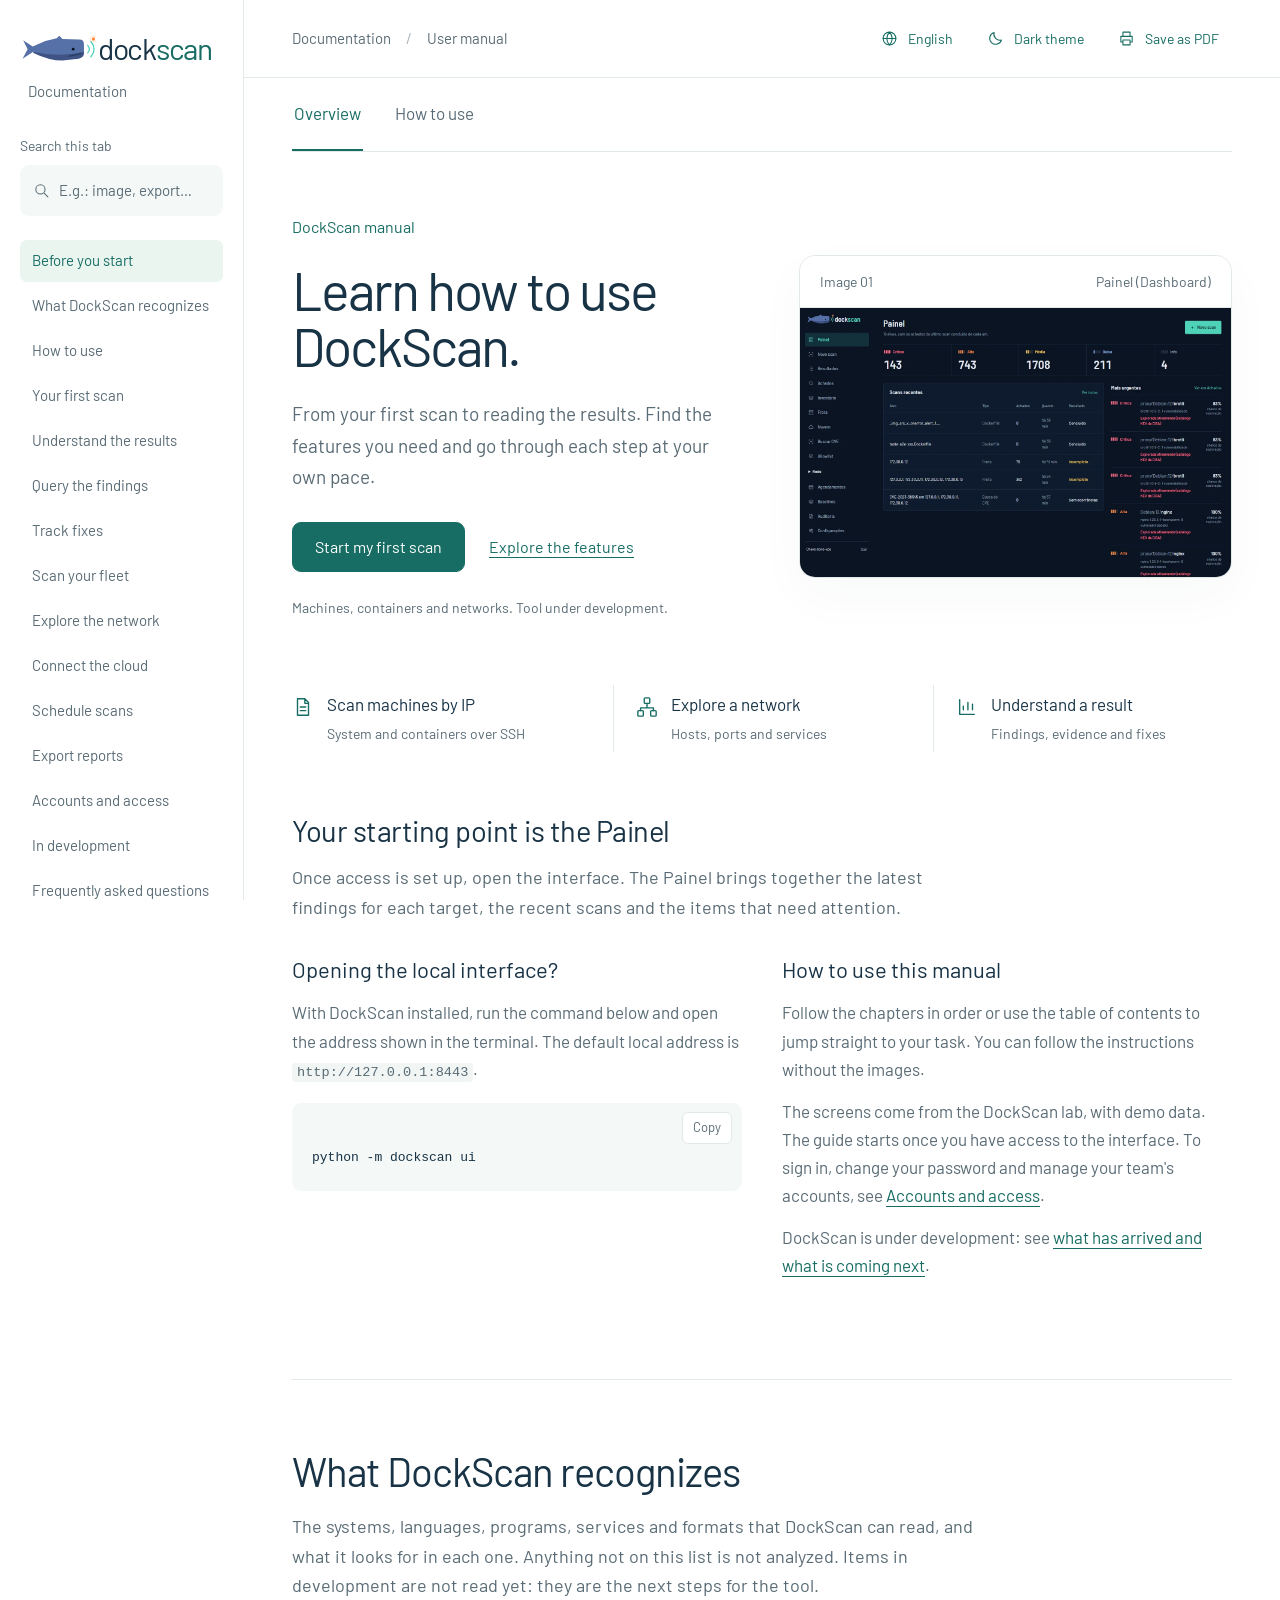
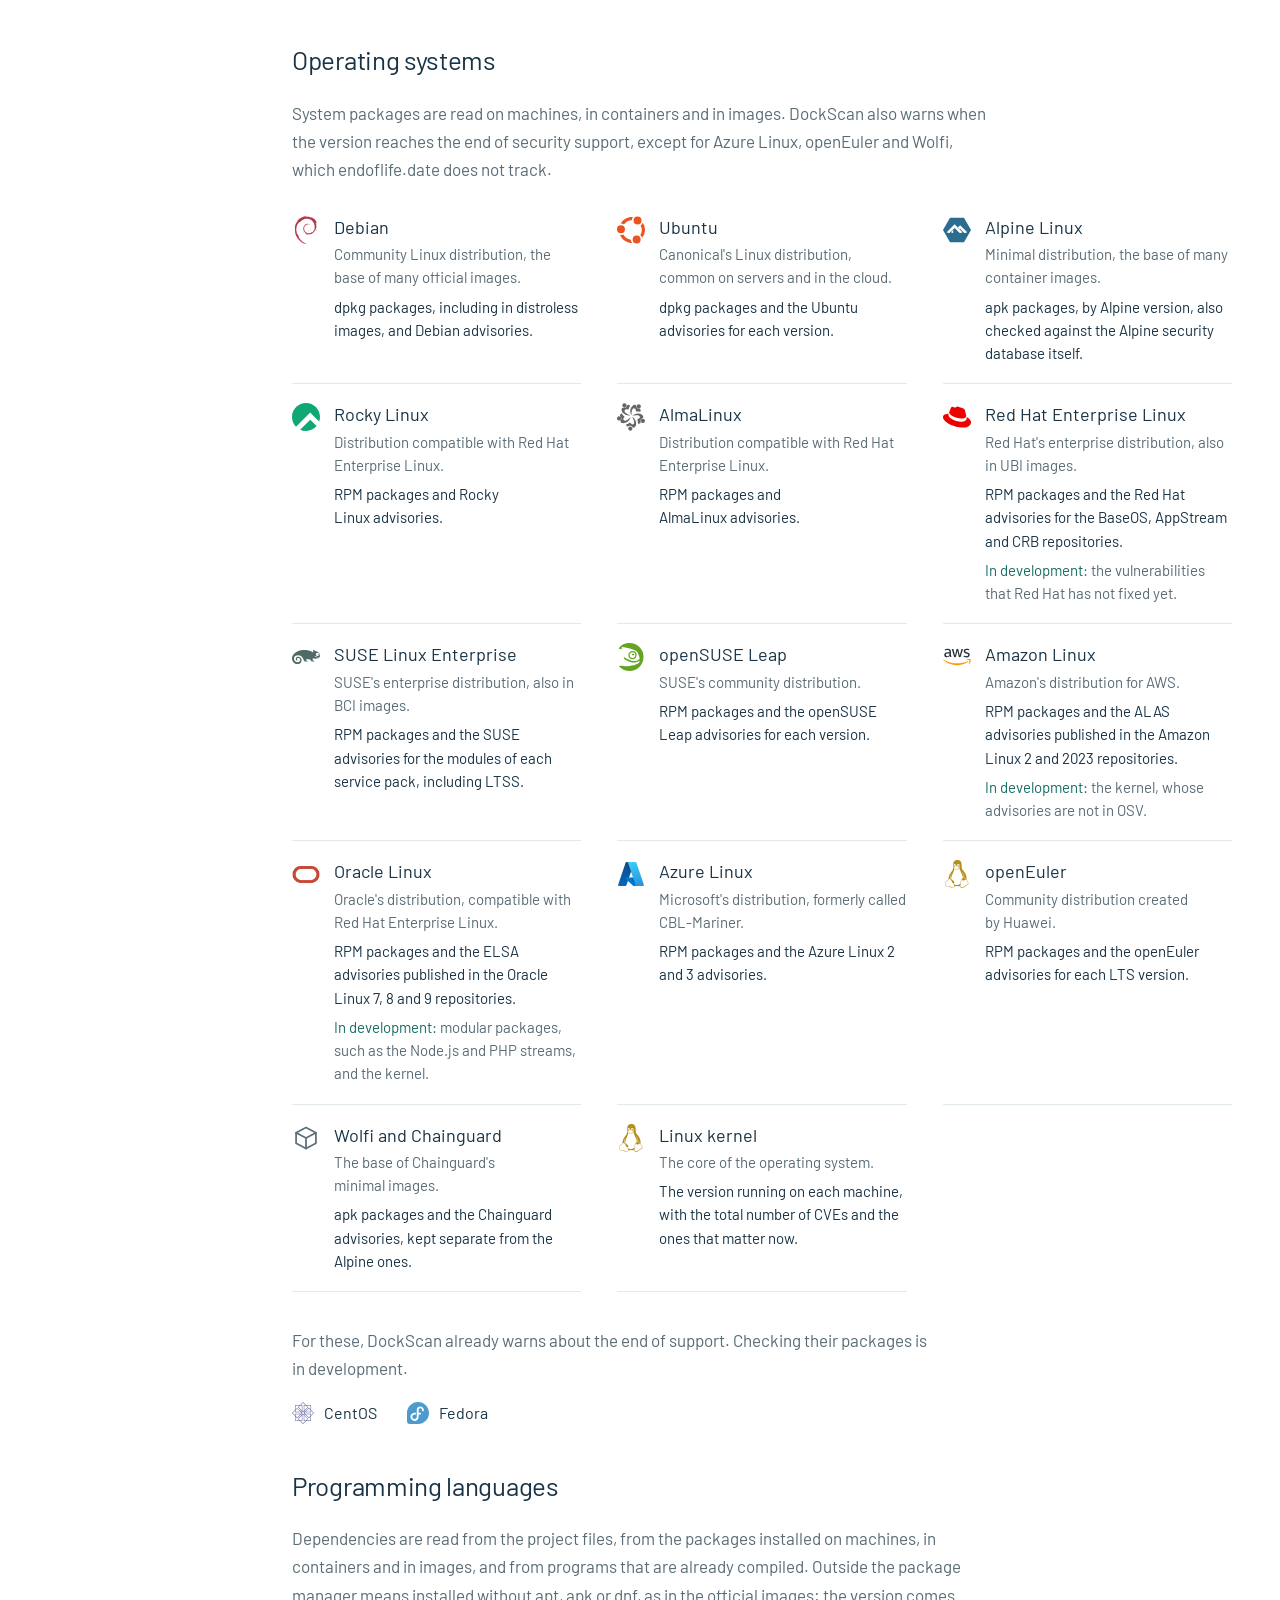
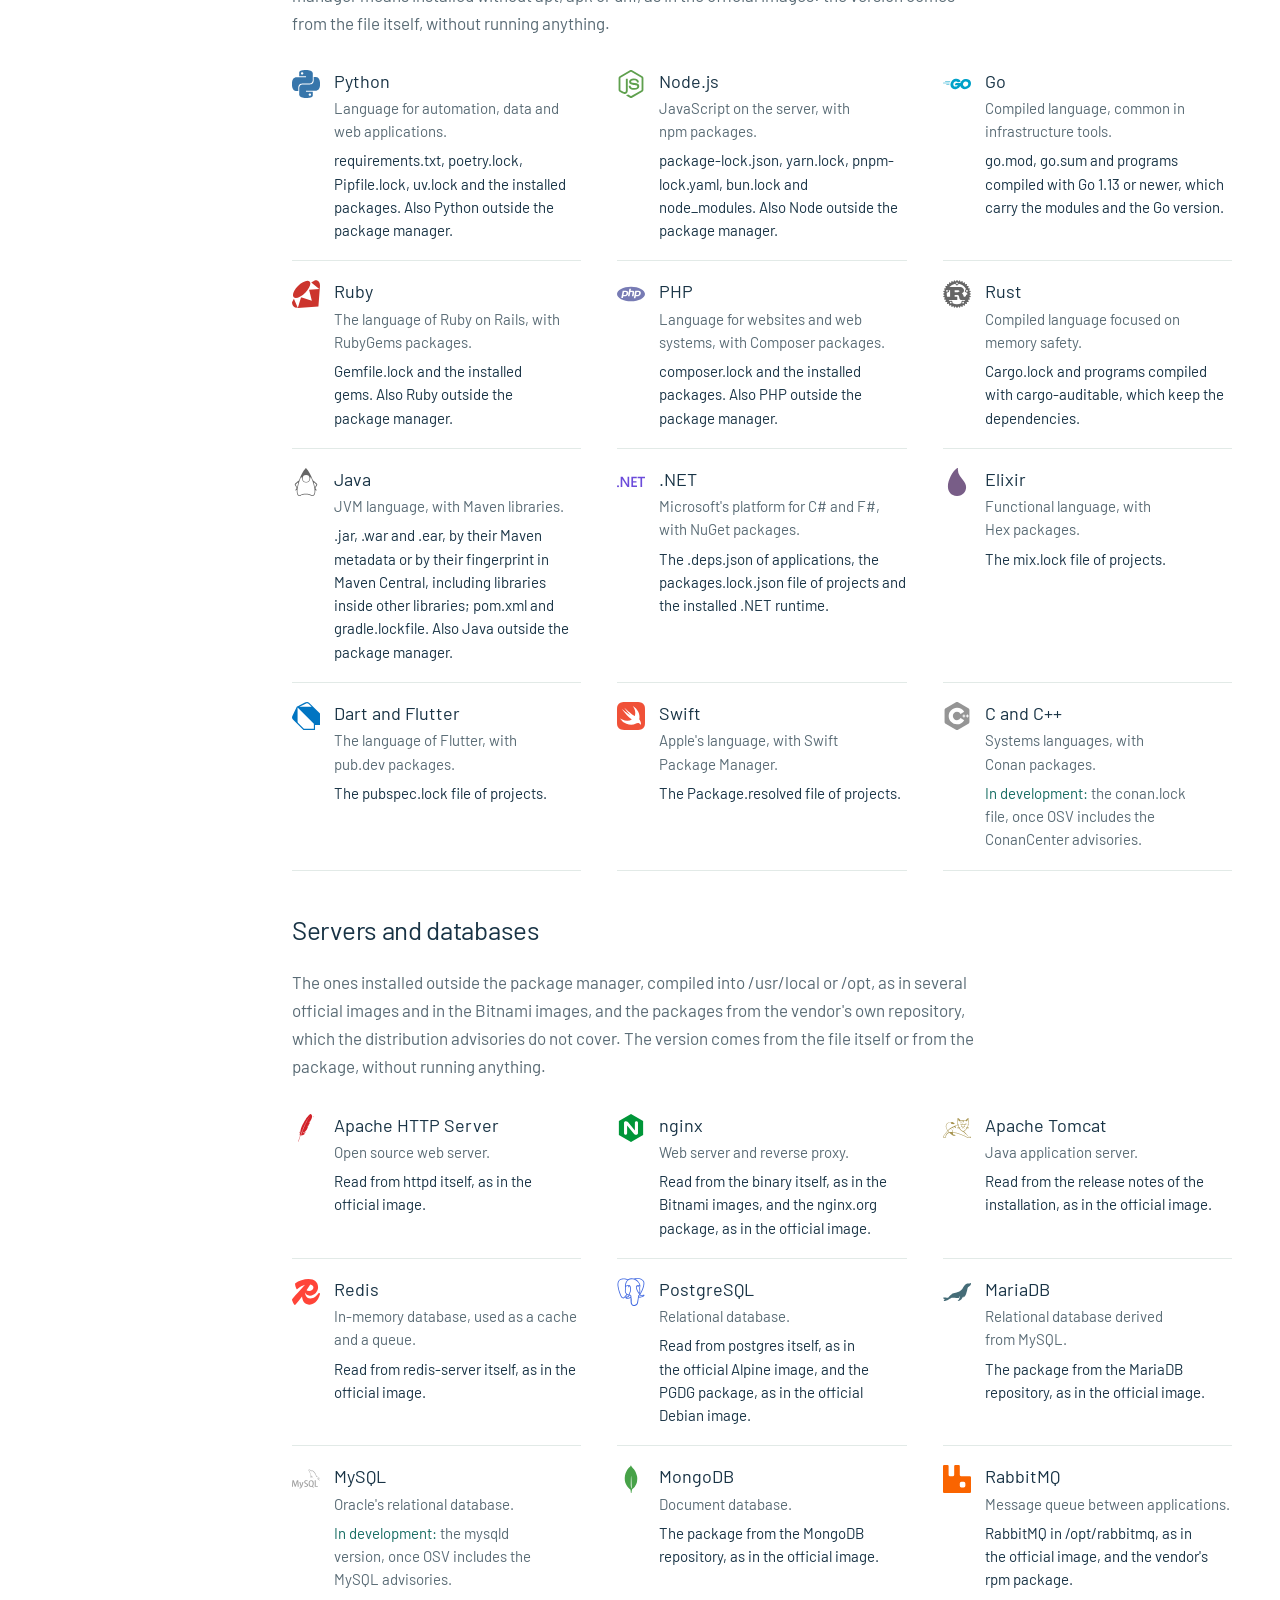
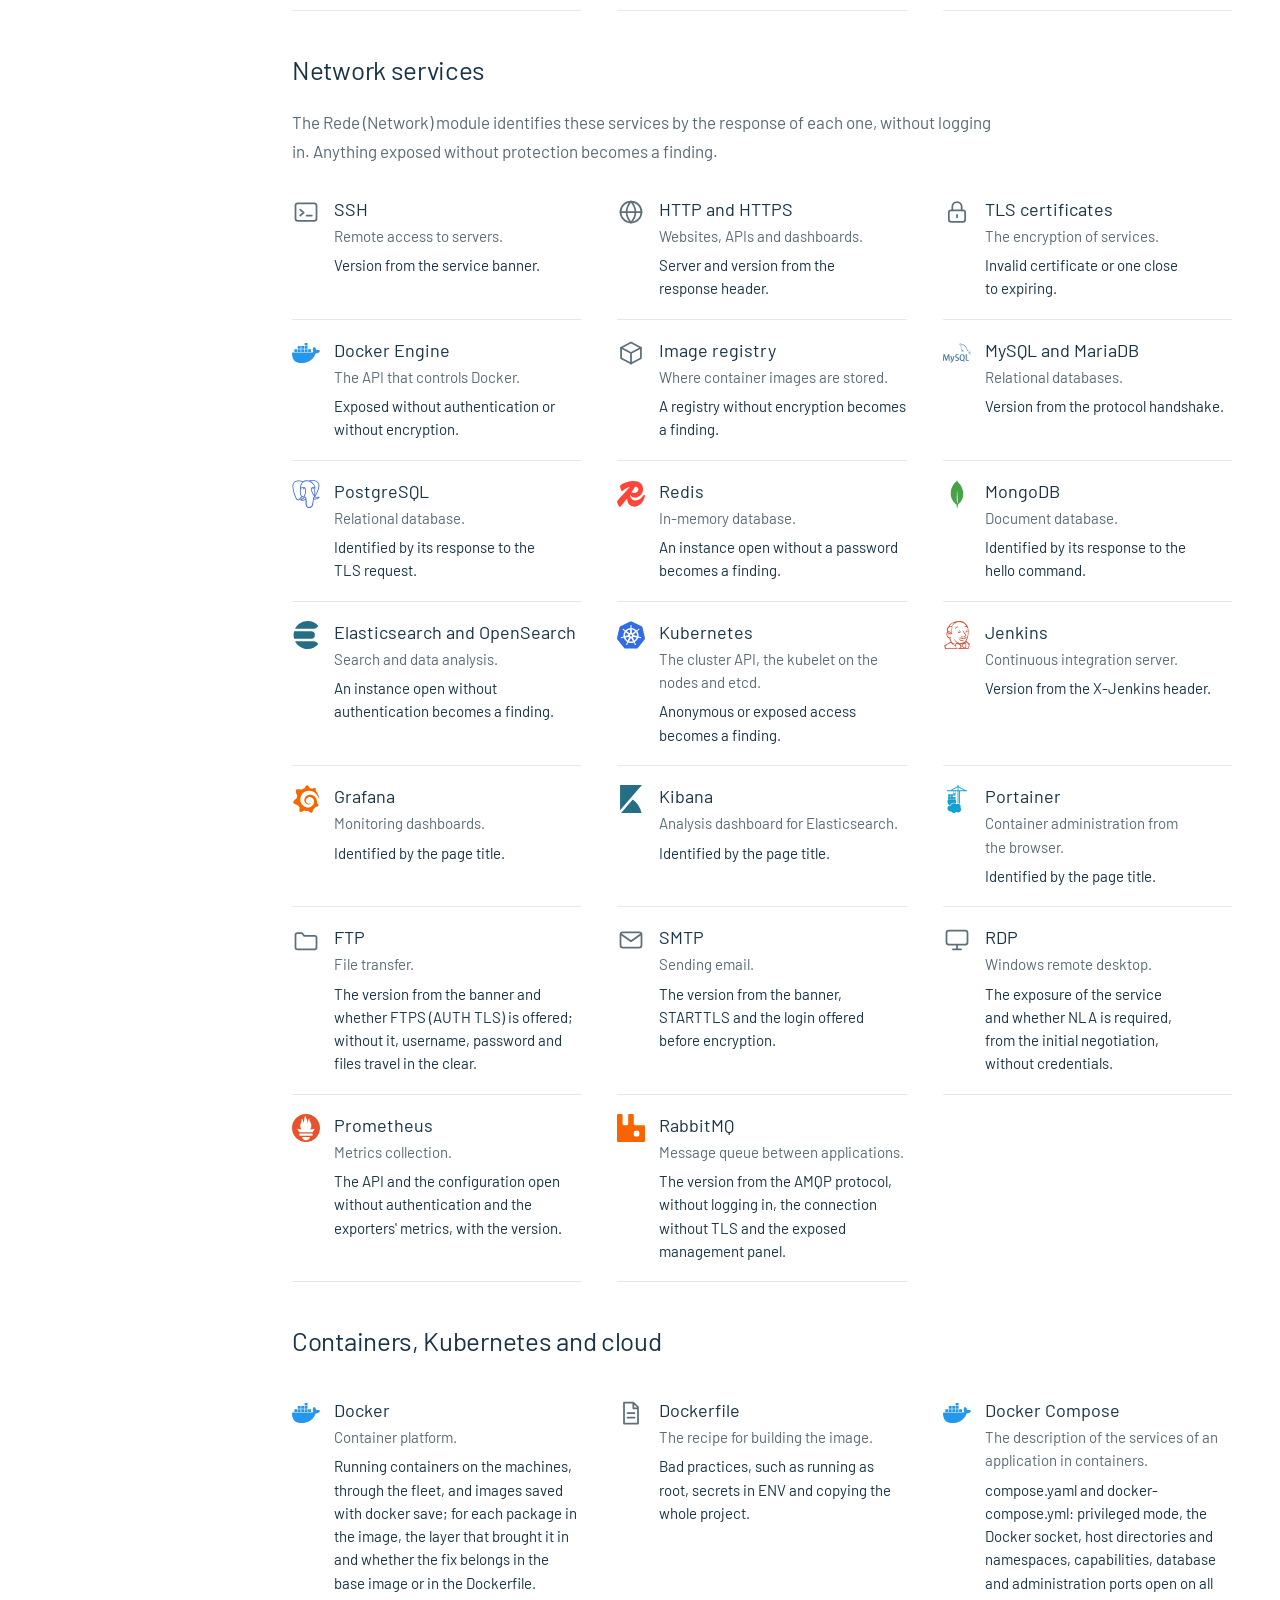
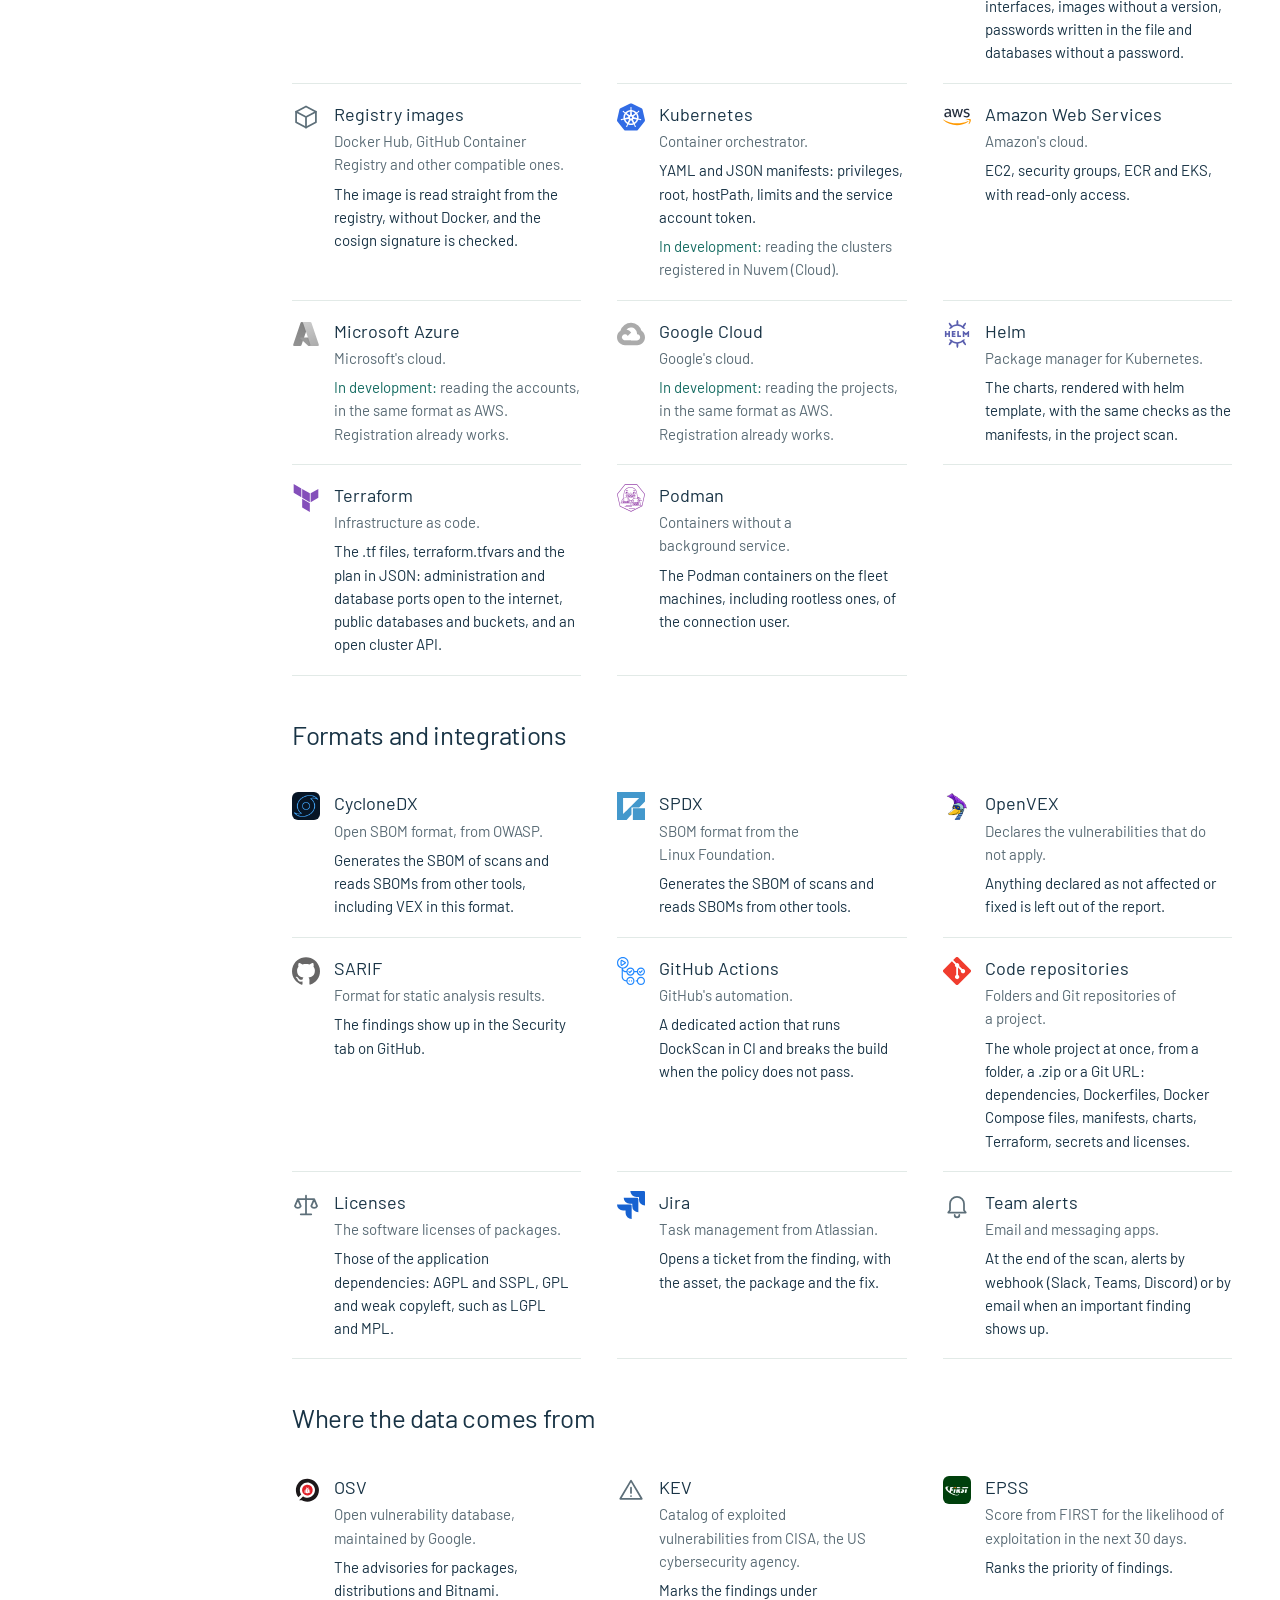
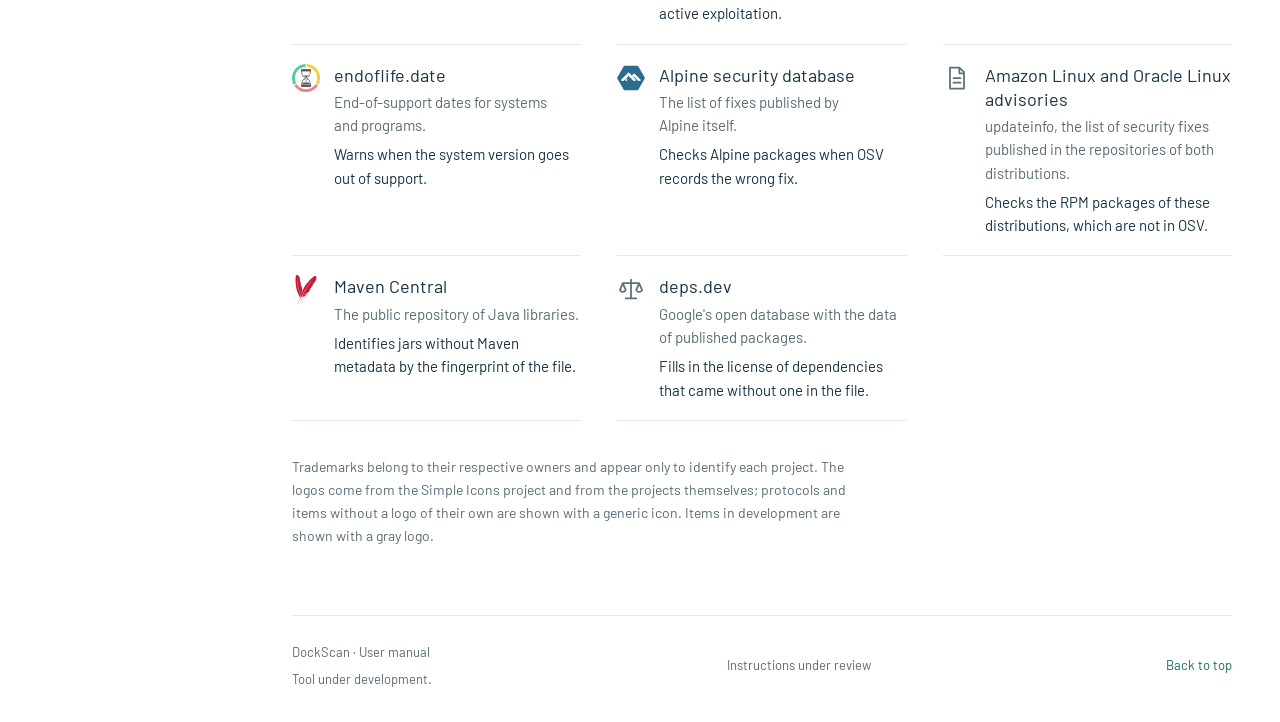
<file: en/index.html>
<!doctype html>
<html lang="en">
<head>
  <meta charset="utf-8">
  <meta name="viewport" content="width=device-width, initial-scale=1">
  <meta name="color-scheme" content="light">
  <meta name="theme-color" content="#ffffff">
  <script src="../tema.js"></script>
  <meta name="description" content="DockScan user manual. Learn how to scan machines and containers by IP, investigate networks and track fixes.">
  <title>User manual · DockScan</title>
  <link rel="alternate" hreflang="pt-BR" href="../index.html">
  <link rel="alternate" hreflang="en" href="../en/index.html">
  <link rel="alternate" hreflang="es" href="../es/index.html">
  <link rel="alternate" hreflang="fr" href="../fr/index.html">
  <link rel="alternate" hreflang="de" href="../de/index.html">
  <link rel="alternate" hreflang="ja" href="../ja/index.html">
  <link rel="icon" href="../assets/logo.svg" type="image/svg+xml">
  <link rel="preload" href="../assets/fonts/barlow-latin-400-normal.woff2" as="font" type="font/woff2" crossorigin>
  <link rel="stylesheet" href="../manual.css">
  <script src="../manual.js" defer></script>
</head>
<body>
  <a class="skip-link" href="#conteudo">Skip to content</a>
  <header class="mobile-header">
    <a class="brand" href="#inicio" aria-label="DockScan, manual home"><img src="../assets/logo.svg" alt="" width="66" height="30"><span>dock<span>scan</span></span></a>
    <button class="button" id="menu-toggle" type="button" aria-expanded="false" aria-controls="sidebar" hidden>Chapters</button>
  </header>

  <aside class="sidebar" id="sidebar">
    <a class="brand" href="#inicio" aria-label="DockScan, manual home"><img src="../assets/logo.svg" alt="" width="80" height="36"><span>dock<span>scan</span></span></a>
    <p class="sidebar-label">Documentation</p>
    <div class="search" id="search-control" hidden>
      <label for="busca">Search this tab</label>
      <div class="search-field"><svg viewBox="0 0 24 24" aria-hidden="true"><circle cx="10.5" cy="10.5" r="6.5"></circle><path d="m16 16 5 5"></path></svg><input id="busca" type="search" name="busca" placeholder="E.g.: image, export…" autocomplete="off"></div>
      <p id="busca-status" class="sr-only" role="status"></p>
    </div>
    <nav aria-label="Manual chapters" id="chapters">
      <a href="#inicio" aria-current="location">Before you start</a>
      <a href="#reconhece">What DockScan recognizes</a>
      <a href="#como-usar">How to use</a>
      <a href="#primeiro-scan">Your first scan</a>
      <a href="#resultados">Understand the results</a>
      <a href="#achados">Query the findings</a>
      <a href="#comparacao">Track fixes</a>
      <a href="#frota">Scan your fleet</a>
      <a href="#rede">Explore the network</a>
      <a href="#nuvem">Connect the cloud</a>
      <a href="#agendamentos">Schedule scans</a>
      <a href="#relatorios">Export reports</a>
      <a href="#contas">Accounts and access</a>
      <a href="#desenvolvimento">In development</a>
      <a href="#ajuda">Frequently asked questions</a>
    </nav>
    <div class="sidebar-footer">Web interface guide<p>User manual</p><a href="#primeiro-scan">Open the step-by-step guide</a></div>
  </aside>

  <div class="page">
    <div class="topbar"><p>Documentation <span aria-hidden="true">/</span> User manual</p><div class="topbar-actions"><details class="lang-menu"><summary class="button small"><svg viewBox="0 0 24 24" aria-hidden="true"><circle cx="12" cy="12" r="9"></circle><path d="M3 12h18M12 3c2.5 2.8 3.8 5.8 3.8 9s-1.3 6.2-3.8 9c-2.5-2.8-3.8-5.8-3.8-9S9.5 5.8 12 3Z"></path></svg><span class="sr-only">Language: </span>English</summary><ul><li><a href="../index.html" hreflang="pt-BR" lang="pt-BR" data-idioma>Português</a></li><li><a href="../en/index.html" hreflang="en" lang="en" data-idioma aria-current="page">English</a></li><li><a href="../es/index.html" hreflang="es" lang="es" data-idioma>Español</a></li><li><a href="../fr/index.html" hreflang="fr" lang="fr" data-idioma>Français</a></li><li><a href="../de/index.html" hreflang="de" lang="de" data-idioma>Deutsch</a></li><li><a href="../ja/index.html" hreflang="ja" lang="ja" data-idioma>日本語</a></li></ul></details><button class="button small theme-toggle" id="theme-toggle" type="button" aria-label="Dark theme" aria-pressed="false" title="Turn on dark theme" hidden><svg viewBox="0 0 24 24" aria-hidden="true"><path d="M20.5 14A8.5 8.5 0 0 1 10 3.5 8.5 8.5 0 1 0 20.5 14Z"></path></svg><span>Dark theme</span></button><button class="button small" id="print-manual" type="button" hidden><svg viewBox="0 0 24 24" aria-hidden="true"><path d="M7 8V3h10v5M7 17H4V9h16v8h-3M7 14h10v7H7z"></path></svg>Save as PDF</button></div></div>
    <main id="conteudo" tabindex="-1">
      <nav class="manual-tabs" id="manual-tabs" aria-label="Manual sections">
        <a id="aba-visao-geral" href="#inicio" data-panel="painel-visao-geral">Overview</a>
        <a id="aba-como-usar" href="#como-usar" data-panel="painel-como-usar">How to use</a>
      </nav>
      <p id="sem-resultados" class="empty-state" hidden>No step found. Try “scan”, “network”, “fleet” or “report”. <button class="text-button" id="limpar-busca" type="button">Clear search</button></p>

      <div id="painel-visao-geral" data-manual-panel>
      <section id="inicio" class="chapter intro" aria-labelledby="titulo-inicio" data-keywords="começar painel acesso interface instalação abrir overview dashboard start getting started access installation install open">
        <div class="hero">
          <div class="hero-copy">
            <p class="intro-label">DockScan manual</p>
            <h1 id="titulo-inicio">Learn how to use<br>DockScan.</h1>
            <p class="lead">From your first scan to reading the results. Find the features you need and go through each step at your own pace.</p>
            <div class="hero-actions"><a class="button primary" href="#primeiro-scan">Start my first scan</a><a class="text-link" href="#como-usar">Explore the features</a></div>
            <p class="hero-note">Machines, containers and networks. Tool under development.</p>
          </div>
          <div class="hero-preview">
        <figure class="screenshot-placeholder" id="print-painel" data-screenshot="painel.webp">
          <div class="placeholder-header"><span>Image 01</span><span>Painel (Dashboard)</span></div>
          <img src="../assets/prints/painel.webp" alt="The DockScan Painel (Dashboard), with the severity summary, the recent scans and the most urgent findings" width="1440" height="900" decoding="async">
          <figcaption>Step reference: use “Novo scan” (New scan) to start, or open a scan under “Scans recentes” (Recent scans).</figcaption>
        </figure>
          </div>
        </div>
        <div class="start-paths" aria-label="Choose your starting point">
          <a href="#primeiro-scan"><svg viewBox="0 0 24 24" aria-hidden="true"><path d="M6 3h8l4 4v14H6zM14 3v5h4M9 12h6m-6 4h6"></path></svg><span>Scan machines by IP<small>System and containers over SSH</small></span></a>
          <a href="#rede"><svg viewBox="0 0 24 24" aria-hidden="true"><rect x="9" y="2" width="6" height="6" rx="1"></rect><rect x="2" y="16" width="6" height="6" rx="1"></rect><rect x="16" y="16" width="6" height="6" rx="1"></rect><path d="M12 8v5M5 16v-3h14v3"></path></svg><span>Explore a network<small>Hosts, ports and services</small></span></a>
          <a href="#resultados"><svg viewBox="0 0 24 24" aria-hidden="true"><path d="M4 4v16h16M8 15v-4m5 4V7m5 8v-6"></path></svg><span>Understand a result<small>Findings, evidence and fixes</small></span></a>
        </div>
        <div class="overview-panel-note"><h2>Your starting point is the Painel</h2><p>Once access is set up, open the interface. The Painel brings together the latest findings for each target, the recent scans and the items that need attention.</p></div>
        <div class="two-columns notes"><div><h3>Opening the local interface?</h3><p>With DockScan installed, run the command below and open the address shown in the terminal. The default local address is <code>http://127.0.0.1:8443</code>.</p><div class="code-box"><pre><code>python -m dockscan ui</code></pre><button type="button" class="copy-button" data-copy hidden>Copy</button></div></div><div><h3>How to use this manual</h3><p>Follow the chapters in order or use the table of contents to jump straight to your task. You can follow the instructions without the images.</p><p class="muted">The screens come from the DockScan lab, with demo data. The guide starts once you have access to the interface. To sign in, change your password and manage your team's accounts, see <a href="#contas">Accounts and access</a>.</p><p class="muted">DockScan is under development: see <a href="#desenvolvimento">what has arrived and what is coming next</a>.</p></div></div>
      </section>

      <section id="reconhece" class="chapter" aria-labelledby="titulo-reconhece" data-keywords="compatibility support coverage systems distributions languages services formats debian ubuntu alpine rocky alma kernel centos red hat oracle amazon fedora suse python node go ruby php rust java dotnet elixir dart flutter swift c++ conan pnpm uv bun gradle nginx apache tomcat redis postgresql mysql mariadb mongodb rabbitmq elasticsearch jenkins grafana kibana portainer prometheus ftp smtp rdp kubernetes helm terraform podman docker registry aws azure google cyclonedx spdx sarif vex licenses jira alerts osv kev epss end of support in development next steps azure linux mariner openeuler wolfi chainguard ubi bci compose">
        <header class="chapter-header"><div><h2 id="titulo-reconhece">What DockScan recognizes</h2><p>The systems, languages, programs, services and formats that DockScan can read, and what it looks for in each one. Anything not on this list is not analyzed. Items in development are not read yet: they are the next steps for the tool.</p></div></header>
        <h3 class="subheading">Operating systems</h3>
        <p class="support-lead">System packages are read on machines, in containers and in images. DockScan also warns when the version reaches the end of security support, except for Azure Linux, openEuler and Wolfi, which endoflife.date does not track.</p>
        <ul class="support-list">
          <li><img src="../assets/logos/debian.svg" alt="" width="28" height="28" loading="lazy"><div><h4>Debian</h4><p>Community Linux distribution, the base of many official images.</p><p class="support-read">dpkg packages, including in distroless images, and Debian advisories.</p></div></li>
          <li><img src="../assets/logos/ubuntu.svg" alt="" width="28" height="28" loading="lazy"><div><h4>Ubuntu</h4><p>Canonical&#x27;s Linux distribution, common on servers and in the cloud.</p><p class="support-read">dpkg packages and the Ubuntu advisories for each version.</p></div></li>
          <li><img src="../assets/logos/alpinelinux.svg" alt="" width="28" height="28" loading="lazy"><div><h4>Alpine Linux</h4><p>Minimal distribution, the base of many container images.</p><p class="support-read">apk packages, by Alpine version, also checked against the Alpine security database itself.</p></div></li>
          <li><img src="../assets/logos/rockylinux.svg" alt="" width="28" height="28" loading="lazy"><div><h4>Rocky Linux</h4><p>Distribution compatible with Red Hat Enterprise Linux.</p><p class="support-read">RPM packages and Rocky Linux advisories.</p></div></li>
          <li><img src="../assets/logos/almalinux.svg" alt="" width="28" height="28" loading="lazy"><div><h4>AlmaLinux</h4><p>Distribution compatible with Red Hat Enterprise Linux.</p><p class="support-read">RPM packages and AlmaLinux advisories.</p></div></li>
          <li><img src="../assets/logos/redhat.svg" alt="" width="28" height="28" loading="lazy"><div><h4>Red Hat Enterprise Linux</h4><p>Red Hat&#x27;s enterprise distribution, also in UBI images.</p><p class="support-read">RPM packages and the Red Hat advisories for the BaseOS, AppStream and CRB repositories.</p><p class="support-next"><span>In development:</span> the vulnerabilities that Red Hat has not fixed yet.</p></div></li>
          <li><img src="../assets/logos/suse.svg" alt="" width="28" height="28" loading="lazy"><div><h4>SUSE Linux Enterprise</h4><p>SUSE&#x27;s enterprise distribution, also in BCI images.</p><p class="support-read">RPM packages and the SUSE advisories for the modules of each service pack, including LTSS.</p></div></li>
          <li><img src="../assets/logos/opensuse.svg" alt="" width="28" height="28" loading="lazy"><div><h4>openSUSE Leap</h4><p>SUSE&#x27;s community distribution.</p><p class="support-read">RPM packages and the openSUSE Leap advisories for each version.</p></div></li>
          <li><img class="logo-claro" src="../assets/logos/aws.svg" alt="" width="28" height="28" loading="lazy"><img class="logo-escuro" src="../assets/logos/aws-escuro.svg" alt="" width="28" height="28" loading="lazy"><div><h4>Amazon Linux</h4><p>Amazon&#x27;s distribution for AWS.</p><p class="support-read">RPM packages and the ALAS advisories published in the Amazon Linux 2 and 2023 repositories.</p><p class="support-next"><span>In development:</span> the kernel, whose advisories are not in OSV.</p></div></li>
          <li><img src="../assets/logos/oracle.png" alt="" width="28" height="28" loading="lazy"><div><h4>Oracle Linux</h4><p>Oracle&#x27;s distribution, compatible with Red Hat Enterprise Linux.</p><p class="support-read">RPM packages and the ELSA advisories published in the Oracle Linux 7, 8 and 9 repositories.</p><p class="support-next"><span>In development:</span> modular packages, such as the Node.js and PHP streams, and the kernel.</p></div></li>
          <li><img src="../assets/logos/azure.svg" alt="" width="28" height="28" loading="lazy"><div><h4>Azure Linux</h4><p>Microsoft&#x27;s distribution, formerly called CBL-Mariner.</p><p class="support-read">RPM packages and the Azure Linux 2 and 3 advisories.</p></div></li>
          <li><img src="../assets/logos/linux.svg" alt="" width="28" height="28" loading="lazy"><div><h4>openEuler</h4><p>Community distribution created by Huawei.</p><p class="support-read">RPM packages and the openEuler advisories for each LTS version.</p></div></li>
          <li><img src="../assets/logos/caixa.svg" alt="" width="28" height="28" loading="lazy"><div><h4>Wolfi and Chainguard</h4><p>The base of Chainguard&#x27;s minimal images.</p><p class="support-read">apk packages and the Chainguard advisories, kept separate from the Alpine ones.</p></div></li>
          <li><img src="../assets/logos/linux.svg" alt="" width="28" height="28" loading="lazy"><div><h4>Linux kernel</h4><p>The core of the operating system.</p><p class="support-read">The version running on each machine, with the total number of CVEs and the ones that matter now.</p></div></li>
        </ul>
        <p class="support-lead">For these, DockScan already warns about the end of support. Checking their packages is in development.</p>
        <ul class="support-inline"><li><img src="../assets/logos/centos.svg" alt="" width="22" height="22" loading="lazy">CentOS</li><li><img src="../assets/logos/fedora.svg" alt="" width="22" height="22" loading="lazy">Fedora</li></ul>
        <h3 class="subheading">Programming languages</h3>
        <p class="support-lead">Dependencies are read from the project files, from the packages installed on machines, in containers and in images, and from programs that are already compiled. Outside the package manager means installed without apt, apk or dnf, as in the official images: the version comes from the file itself, without running anything.</p>
        <ul class="support-list">
          <li><img src="../assets/logos/python.svg" alt="" width="28" height="28" loading="lazy"><div><h4>Python</h4><p>Language for automation, data and web applications.</p><p class="support-read">requirements.txt, poetry.lock, Pipfile.lock, uv.lock and the installed packages. Also Python outside the package manager.</p></div></li>
          <li><img src="../assets/logos/nodedotjs.svg" alt="" width="28" height="28" loading="lazy"><div><h4>Node.js</h4><p>JavaScript on the server, with npm packages.</p><p class="support-read">package-lock.json, yarn.lock, pnpm-lock.yaml, bun.lock and node_modules. Also Node outside the package manager.</p></div></li>
          <li><img src="../assets/logos/go.svg" alt="" width="28" height="28" loading="lazy"><div><h4>Go</h4><p>Compiled language, common in infrastructure tools.</p><p class="support-read">go.mod, go.sum and programs compiled with Go 1.13 or newer, which carry the modules and the Go version.</p></div></li>
          <li><img src="../assets/logos/ruby.svg" alt="" width="28" height="28" loading="lazy"><div><h4>Ruby</h4><p>The language of Ruby on Rails, with RubyGems packages.</p><p class="support-read">Gemfile.lock and the installed gems. Also Ruby outside the package manager.</p></div></li>
          <li><img src="../assets/logos/php.svg" alt="" width="28" height="28" loading="lazy"><div><h4>PHP</h4><p>Language for websites and web systems, with Composer packages.</p><p class="support-read">composer.lock and the installed packages. Also PHP outside the package manager.</p></div></li>
          <li><img src="../assets/logos/rust.svg" alt="" width="28" height="28" loading="lazy"><div><h4>Rust</h4><p>Compiled language focused on memory safety.</p><p class="support-read">Cargo.lock and programs compiled with cargo-auditable, which keep the dependencies.</p></div></li>
          <li><img src="../assets/logos/openjdk.svg" alt="" width="28" height="28" loading="lazy"><div><h4>Java</h4><p>JVM language, with Maven libraries.</p><p class="support-read">.jar, .war and .ear, by their Maven metadata or by their fingerprint in Maven Central, including libraries inside other libraries; pom.xml and gradle.lockfile. Also Java outside the package manager.</p></div></li>
          <li><img src="../assets/logos/dotnet.svg" alt="" width="28" height="28" loading="lazy"><div><h4>.NET</h4><p>Microsoft&#x27;s platform for C# and F#, with NuGet packages.</p><p class="support-read">The .deps.json of applications, the packages.lock.json file of projects and the installed .NET runtime.</p></div></li>
          <li><img src="../assets/logos/elixir.svg" alt="" width="28" height="28" loading="lazy"><div><h4>Elixir</h4><p>Functional language, with Hex packages.</p><p class="support-read">The mix.lock file of projects.</p></div></li>
          <li><img src="../assets/logos/dart.svg" alt="" width="28" height="28" loading="lazy"><div><h4>Dart and Flutter</h4><p>The language of Flutter, with pub.dev packages.</p><p class="support-read">The pubspec.lock file of projects.</p></div></li>
          <li><img src="../assets/logos/swift.svg" alt="" width="28" height="28" loading="lazy"><div><h4>Swift</h4><p>Apple&#x27;s language, with Swift Package Manager.</p><p class="support-read">The Package.resolved file of projects.</p></div></li>
          <li class="support-future"><img src="../assets/logos/cplusplus.svg" alt="" width="28" height="28" loading="lazy"><div><h4>C and C++</h4><p>Systems languages, with Conan packages.</p><p class="support-next"><span>In development:</span> the conan.lock file, once OSV includes the ConanCenter advisories.</p></div></li>
        </ul>
        <h3 class="subheading">Servers and databases</h3>
        <p class="support-lead">The ones installed outside the package manager, compiled into /usr/local or /opt, as in several official images and in the Bitnami images, and the packages from the vendor&#x27;s own repository, which the distribution advisories do not cover. The version comes from the file itself or from the package, without running anything.</p>
        <ul class="support-list">
          <li><img src="../assets/logos/apache.svg" alt="" width="28" height="28" loading="lazy"><div><h4>Apache HTTP Server</h4><p>Open source web server.</p><p class="support-read">Read from httpd itself, as in the official image.</p></div></li>
          <li><img src="../assets/logos/nginx.svg" alt="" width="28" height="28" loading="lazy"><div><h4>nginx</h4><p>Web server and reverse proxy.</p><p class="support-read">Read from the binary itself, as in the Bitnami images, and the nginx.org package, as in the official image.</p></div></li>
          <li><img src="../assets/logos/apachetomcat.svg" alt="" width="28" height="28" loading="lazy"><div><h4>Apache Tomcat</h4><p>Java application server.</p><p class="support-read">Read from the release notes of the installation, as in the official image.</p></div></li>
          <li><img src="../assets/logos/redis.svg" alt="" width="28" height="28" loading="lazy"><div><h4>Redis</h4><p>In-memory database, used as a cache and a queue.</p><p class="support-read">Read from redis-server itself, as in the official image.</p></div></li>
          <li><img src="../assets/logos/postgresql.svg" alt="" width="28" height="28" loading="lazy"><div><h4>PostgreSQL</h4><p>Relational database.</p><p class="support-read">Read from postgres itself, as in the official Alpine image, and the PGDG package, as in the official Debian image.</p></div></li>
          <li><img src="../assets/logos/mariadb.svg" alt="" width="28" height="28" loading="lazy"><div><h4>MariaDB</h4><p>Relational database derived from MySQL.</p><p class="support-read">The package from the MariaDB repository, as in the official image.</p></div></li>
          <li class="support-future"><img src="../assets/logos/mysql.svg" alt="" width="28" height="28" loading="lazy"><div><h4>MySQL</h4><p>Oracle&#x27;s relational database.</p><p class="support-next"><span>In development:</span> the mysqld version, once OSV includes the MySQL advisories.</p></div></li>
          <li><img src="../assets/logos/mongodb.svg" alt="" width="28" height="28" loading="lazy"><div><h4>MongoDB</h4><p>Document database.</p><p class="support-read">The package from the MongoDB repository, as in the official image.</p></div></li>
          <li><img src="../assets/logos/rabbitmq.svg" alt="" width="28" height="28" loading="lazy"><div><h4>RabbitMQ</h4><p>Message queue between applications.</p><p class="support-read">RabbitMQ in /opt/rabbitmq, as in the official image, and the vendor&#x27;s rpm package.</p></div></li>
        </ul>
        <h3 class="subheading">Network services</h3>
        <p class="support-lead">The Rede (Network) module identifies these services by the response of each one, without logging in. Anything exposed without protection becomes a finding.</p>
        <ul class="support-list">
          <li><img src="../assets/logos/terminal.svg" alt="" width="28" height="28" loading="lazy"><div><h4>SSH</h4><p>Remote access to servers.</p><p class="support-read">Version from the service banner.</p></div></li>
          <li><img src="../assets/logos/globo.svg" alt="" width="28" height="28" loading="lazy"><div><h4>HTTP and HTTPS</h4><p>Websites, APIs and dashboards.</p><p class="support-read">Server and version from the response header.</p></div></li>
          <li><img src="../assets/logos/cadeado.svg" alt="" width="28" height="28" loading="lazy"><div><h4>TLS certificates</h4><p>The encryption of services.</p><p class="support-read">Invalid certificate or one close to expiring.</p></div></li>
          <li><img src="../assets/logos/docker.svg" alt="" width="28" height="28" loading="lazy"><div><h4>Docker Engine</h4><p>The API that controls Docker.</p><p class="support-read">Exposed without authentication or without encryption.</p></div></li>
          <li><img src="../assets/logos/caixa.svg" alt="" width="28" height="28" loading="lazy"><div><h4>Image registry</h4><p>Where container images are stored.</p><p class="support-read">A registry without encryption becomes a finding.</p></div></li>
          <li><img src="../assets/logos/mysql.svg" alt="" width="28" height="28" loading="lazy"><div><h4>MySQL and MariaDB</h4><p>Relational databases.</p><p class="support-read">Version from the protocol handshake.</p></div></li>
          <li><img src="../assets/logos/postgresql.svg" alt="" width="28" height="28" loading="lazy"><div><h4>PostgreSQL</h4><p>Relational database.</p><p class="support-read">Identified by its response to the TLS request.</p></div></li>
          <li><img src="../assets/logos/redis.svg" alt="" width="28" height="28" loading="lazy"><div><h4>Redis</h4><p>In-memory database.</p><p class="support-read">An instance open without a password becomes a finding.</p></div></li>
          <li><img src="../assets/logos/mongodb.svg" alt="" width="28" height="28" loading="lazy"><div><h4>MongoDB</h4><p>Document database.</p><p class="support-read">Identified by its response to the hello command.</p></div></li>
          <li><img src="../assets/logos/elasticsearch.svg" alt="" width="28" height="28" loading="lazy"><div><h4>Elasticsearch and OpenSearch</h4><p>Search and data analysis.</p><p class="support-read">An instance open without authentication becomes a finding.</p></div></li>
          <li><img src="../assets/logos/kubernetes.svg" alt="" width="28" height="28" loading="lazy"><div><h4>Kubernetes</h4><p>The cluster API, the kubelet on the nodes and etcd.</p><p class="support-read">Anonymous or exposed access becomes a finding.</p></div></li>
          <li><img src="../assets/logos/jenkins.svg" alt="" width="28" height="28" loading="lazy"><div><h4>Jenkins</h4><p>Continuous integration server.</p><p class="support-read">Version from the X-Jenkins header.</p></div></li>
          <li><img src="../assets/logos/grafana.svg" alt="" width="28" height="28" loading="lazy"><div><h4>Grafana</h4><p>Monitoring dashboards.</p><p class="support-read">Identified by the page title.</p></div></li>
          <li><img src="../assets/logos/kibana.svg" alt="" width="28" height="28" loading="lazy"><div><h4>Kibana</h4><p>Analysis dashboard for Elasticsearch.</p><p class="support-read">Identified by the page title.</p></div></li>
          <li><img src="../assets/logos/portainer.svg" alt="" width="28" height="28" loading="lazy"><div><h4>Portainer</h4><p>Container administration from the browser.</p><p class="support-read">Identified by the page title.</p></div></li>
          <li><img src="../assets/logos/pasta.svg" alt="" width="28" height="28" loading="lazy"><div><h4>FTP</h4><p>File transfer.</p><p class="support-read">The version from the banner and whether FTPS (AUTH TLS) is offered; without it, username, password and files travel in the clear.</p></div></li>
          <li><img src="../assets/logos/envelope.svg" alt="" width="28" height="28" loading="lazy"><div><h4>SMTP</h4><p>Sending email.</p><p class="support-read">The version from the banner, STARTTLS and the login offered before encryption.</p></div></li>
          <li><img src="../assets/logos/monitor.svg" alt="" width="28" height="28" loading="lazy"><div><h4>RDP</h4><p>Windows remote desktop.</p><p class="support-read">The exposure of the service and whether NLA is required, from the initial negotiation, without credentials.</p></div></li>
          <li><img src="../assets/logos/prometheus.svg" alt="" width="28" height="28" loading="lazy"><div><h4>Prometheus</h4><p>Metrics collection.</p><p class="support-read">The API and the configuration open without authentication and the exporters&#x27; metrics, with the version.</p></div></li>
          <li><img src="../assets/logos/rabbitmq.svg" alt="" width="28" height="28" loading="lazy"><div><h4>RabbitMQ</h4><p>Message queue between applications.</p><p class="support-read">The version from the AMQP protocol, without logging in, the connection without TLS and the exposed management panel.</p></div></li>
        </ul>
        <h3 class="subheading">Containers, Kubernetes and cloud</h3>
        <ul class="support-list">
          <li><img src="../assets/logos/docker.svg" alt="" width="28" height="28" loading="lazy"><div><h4>Docker</h4><p>Container platform.</p><p class="support-read">Running containers on the machines, through the fleet, and images saved with docker save; for each package in the image, the layer that brought it in and whether the fix belongs in the base image or in the Dockerfile.</p></div></li>
          <li><img src="../assets/logos/documento.svg" alt="" width="28" height="28" loading="lazy"><div><h4>Dockerfile</h4><p>The recipe for building the image.</p><p class="support-read">Bad practices, such as running as root, secrets in ENV and copying the whole project.</p></div></li>
          <li><img src="../assets/logos/docker.svg" alt="" width="28" height="28" loading="lazy"><div><h4>Docker Compose</h4><p>The description of the services of an application in containers.</p><p class="support-read">compose.yaml and docker-compose.yml: privileged mode, the Docker socket, host directories and namespaces, capabilities, database and administration ports open on all interfaces, images without a version, passwords written in the file and databases without a password.</p></div></li>
          <li><img src="../assets/logos/caixa.svg" alt="" width="28" height="28" loading="lazy"><div><h4>Registry images</h4><p>Docker Hub, GitHub Container Registry and other compatible ones.</p><p class="support-read">The image is read straight from the registry, without Docker, and the cosign signature is checked.</p></div></li>
          <li><img src="../assets/logos/kubernetes.svg" alt="" width="28" height="28" loading="lazy"><div><h4>Kubernetes</h4><p>Container orchestrator.</p><p class="support-read">YAML and JSON manifests: privileges, root, hostPath, limits and the service account token.</p><p class="support-next"><span>In development:</span> reading the clusters registered in Nuvem (Cloud).</p></div></li>
          <li><img class="logo-claro" src="../assets/logos/aws.svg" alt="" width="28" height="28" loading="lazy"><img class="logo-escuro" src="../assets/logos/aws-escuro.svg" alt="" width="28" height="28" loading="lazy"><div><h4>Amazon Web Services</h4><p>Amazon&#x27;s cloud.</p><p class="support-read">EC2, security groups, ECR and EKS, with read-only access.</p></div></li>
          <li class="support-future"><img src="../assets/logos/azure.svg" alt="" width="28" height="28" loading="lazy"><div><h4>Microsoft Azure</h4><p>Microsoft&#x27;s cloud.</p><p class="support-next"><span>In development:</span> reading the accounts, in the same format as AWS. Registration already works.</p></div></li>
          <li class="support-future"><img src="../assets/logos/googlecloud.svg" alt="" width="28" height="28" loading="lazy"><div><h4>Google Cloud</h4><p>Google&#x27;s cloud.</p><p class="support-next"><span>In development:</span> reading the projects, in the same format as AWS. Registration already works.</p></div></li>
          <li><img src="../assets/logos/helm.svg" alt="" width="28" height="28" loading="lazy"><div><h4>Helm</h4><p>Package manager for Kubernetes.</p><p class="support-read">The charts, rendered with helm template, with the same checks as the manifests, in the project scan.</p></div></li>
          <li><img src="../assets/logos/terraform.svg" alt="" width="28" height="28" loading="lazy"><div><h4>Terraform</h4><p>Infrastructure as code.</p><p class="support-read">The .tf files, terraform.tfvars and the plan in JSON: administration and database ports open to the internet, public databases and buckets, and an open cluster API.</p></div></li>
          <li><img src="../assets/logos/podman.svg" alt="" width="28" height="28" loading="lazy"><div><h4>Podman</h4><p>Containers without a background service.</p><p class="support-read">The Podman containers on the fleet machines, including rootless ones, of the connection user.</p></div></li>
        </ul>
        <h3 class="subheading">Formats and integrations</h3>
        <ul class="support-list">
          <li><img src="../assets/logos/cyclonedx.png" alt="" width="28" height="28" loading="lazy"><div><h4>CycloneDX</h4><p>Open SBOM format, from OWASP.</p><p class="support-read">Generates the SBOM of scans and reads SBOMs from other tools, including VEX in this format.</p></div></li>
          <li><img src="../assets/logos/spdx.svg" alt="" width="28" height="28" loading="lazy"><div><h4>SPDX</h4><p>SBOM format from the Linux Foundation.</p><p class="support-read">Generates the SBOM of scans and reads SBOMs from other tools.</p></div></li>
          <li><img src="../assets/logos/openvex.png" alt="" width="28" height="28" loading="lazy"><div><h4>OpenVEX</h4><p>Declares the vulnerabilities that do not apply.</p><p class="support-read">Anything declared as not affected or fixed is left out of the report.</p></div></li>
          <li><img src="../assets/logos/github.svg" alt="" width="28" height="28" loading="lazy"><div><h4>SARIF</h4><p>Format for static analysis results.</p><p class="support-read">The findings show up in the Security tab on GitHub.</p></div></li>
          <li><img src="../assets/logos/githubactions.svg" alt="" width="28" height="28" loading="lazy"><div><h4>GitHub Actions</h4><p>GitHub&#x27;s automation.</p><p class="support-read">A dedicated action that runs DockScan in CI and breaks the build when the policy does not pass.</p></div></li>
          <li><img src="../assets/logos/git.svg" alt="" width="28" height="28" loading="lazy"><div><h4>Code repositories</h4><p>Folders and Git repositories of a project.</p><p class="support-read">The whole project at once, from a folder, a .zip or a Git URL: dependencies, Dockerfiles, Docker Compose files, manifests, charts, Terraform, secrets and licenses.</p></div></li>
          <li><img src="../assets/logos/balanca.svg" alt="" width="28" height="28" loading="lazy"><div><h4>Licenses</h4><p>The software licenses of packages.</p><p class="support-read">Those of the application dependencies: AGPL and SSPL, GPL and weak copyleft, such as LGPL and MPL.</p></div></li>
          <li><img src="../assets/logos/jira.svg" alt="" width="28" height="28" loading="lazy"><div><h4>Jira</h4><p>Task management from Atlassian.</p><p class="support-read">Opens a ticket from the finding, with the asset, the package and the fix.</p></div></li>
          <li><img src="../assets/logos/sino.svg" alt="" width="28" height="28" loading="lazy"><div><h4>Team alerts</h4><p>Email and messaging apps.</p><p class="support-read">At the end of the scan, alerts by webhook (Slack, Teams, Discord) or by email when an important finding shows up.</p></div></li>
        </ul>
        <h3 class="subheading">Where the data comes from</h3>
        <ul class="support-list">
          <li><img class="logo-claro" src="../assets/logos/osv.svg" alt="" width="28" height="28" loading="lazy"><img class="logo-escuro" src="../assets/logos/osv-escuro.svg" alt="" width="28" height="28" loading="lazy"><div><h4>OSV</h4><p>Open vulnerability database, maintained by Google.</p><p class="support-read">The advisories for packages, distributions and Bitnami.</p></div></li>
          <li><img src="../assets/logos/alerta.svg" alt="" width="28" height="28" loading="lazy"><div><h4>KEV</h4><p>Catalog of exploited vulnerabilities from CISA, the US cybersecurity agency.</p><p class="support-read">Marks the findings under active exploitation.</p></div></li>
          <li><img src="../assets/logos/first.jpg" alt="" width="28" height="28" loading="lazy"><div><h4>EPSS</h4><p>Score from FIRST for the likelihood of exploitation in the next 30 days.</p><p class="support-read">Ranks the priority of findings.</p></div></li>
          <li><img src="../assets/logos/endoflife.png" alt="" width="28" height="28" loading="lazy"><div><h4>endoflife.date</h4><p>End-of-support dates for systems and programs.</p><p class="support-read">Warns when the system version goes out of support.</p></div></li>
          <li><img src="../assets/logos/alpinelinux.svg" alt="" width="28" height="28" loading="lazy"><div><h4>Alpine security database</h4><p>The list of fixes published by Alpine itself.</p><p class="support-read">Checks Alpine packages when OSV records the wrong fix.</p></div></li>
          <li><img src="../assets/logos/documento.svg" alt="" width="28" height="28" loading="lazy"><div><h4>Amazon Linux and Oracle Linux advisories</h4><p>updateinfo, the list of security fixes published in the repositories of both distributions.</p><p class="support-read">Checks the RPM packages of these distributions, which are not in OSV.</p></div></li>
          <li><img src="../assets/logos/apachemaven.svg" alt="" width="28" height="28" loading="lazy"><div><h4>Maven Central</h4><p>The public repository of Java libraries.</p><p class="support-read">Identifies jars without Maven metadata by the fingerprint of the file.</p></div></li>
          <li><img src="../assets/logos/balanca.svg" alt="" width="28" height="28" loading="lazy"><div><h4>deps.dev</h4><p>Google&#x27;s open database with the data of published packages.</p><p class="support-read">Fills in the license of dependencies that came without one in the file.</p></div></li>
        </ul>
        <p class="muted support-note">Trademarks belong to their respective owners and appear only to identify each project. The logos come from the Simple Icons project and from the projects themselves; protocols and items without a logo of their own are shown with a generic icon. Items in development are shown with a gray logo.</p>
      </section>

      </div>
      <div id="painel-como-usar" data-manual-panel>
      <section id="como-usar" class="chapter usage-guide" aria-labelledby="titulo-como-usar" data-keywords="tutorial como usar funções recursos menu botões passo a passo auditoria configurações allowlist baselines rede achados nuvem perfis how to use features functions buttons step by step audit settings network findings cloud profiles">
        <header class="chapter-header"><div><h2 id="titulo-como-usar">How to use</h2><p>See the path a scan follows and what each feature of the interface is for. The following chapters go through the steps in detail, with the screen for each one.</p></div></header>
        <h3 class="subheading">The complete flow, step by step</h3>
        <ol class="steps">
          <li><div><h3>Choose the target</h3><p>Open <a href="#primeiro-scan">Novo scan</a> (New scan) to enter the machine IPs. For IPs, ports and services, follow the <a href="#rede">network tutorial</a>.</p></div></li>
          <li><div><h3>Fill in the input and the policy</h3><p>Enter the IP addresses and set up SSH access in Frota (Fleet). Set the severity that should fail the scan and choose whether to compare it with a previous scan.</p></div></li>
          <li><div><h3>Start and follow the scan</h3><p>Click “Iniciar varredura por IP” (Start IP scan) or, for a network, “Iniciar varredura” (Start scan). Wait for it to finish and check any error messages and coverage warnings.</p></div></li>
          <li><div><h3>Investigate the findings</h3><p>In <a href="#resultados">Resultados</a> (Results), filter the items and read the location, details and recommendation. The “Passou” (Passed) and “Falhou” (Failed) states refer to the configured policy.</p></div></li>
          <li><div><h3>Fix and scan again</h3><p>Change the target and run another compatible scan. Use <a href="#comparacao">Comparar scans</a> (Compare scans) to check which items are new, which persist and which are no longer reported.</p></div></li>
          <li><div><h3>Keep the result and set up a routine</h3><p><a href="#relatorios">Export the report</a> in the format you need. To repeat the scan, set up a <a href="#agendamentos">schedule</a>.</p></div></li>
        </ol>

        <h3 class="subheading">What each menu item does</h3>
        <div class="function-list">
          <details class="function-item"><summary>Painel (Dashboard)<svg viewBox="0 0 24 24" aria-hidden="true"><path d="m9 5 7 7-7 7"></path></svg></summary><div><p>Shows the latest findings per target, the recent scans and the urgent items.</p><p class="function-instruction">Check the summary and open a scan under “Scans recentes” (Recent scans). Click a severity count, or “Ver em Achados” (View in Findings), to open those findings already filtered. <a href="#inicio">See guidance</a>.</p></div></details>
          <details class="function-item"><summary>Novo scan (New scan)<svg viewBox="0 0 24 24" aria-hidden="true"><path d="m9 5 7 7-7 7"></path></svg></summary><div><p>Scans the system and the containers of the machines you select by IP.</p><p class="function-instruction">Enter the IPs, review the policy and start. <a href="#primeiro-scan">See the steps</a>.</p></div></details>
          <details class="function-item"><summary>Resultados (Results)<svg viewBox="0 0 24 24" aria-hidden="true"><path d="m9 5 7 7-7 7"></path></svg></summary><div><p>Keeps the history and lets you investigate the findings of each scan.</p><p class="function-instruction">Find the scan, open the result, apply filters and read the details. <a href="#resultados">See the steps</a>.</p></div></details>
          <details class="function-item"><summary>Achados (Findings)<svg viewBox="0 0 24 24" aria-hidden="true"><path d="m9 5 7 7-7 7"></path></svg></summary><div><p>Brings together in one table the findings from the latest scan of each target, with an SQL-like query, the state of each finding over its history, triage with deadlines, tags and saved views.</p><p class="function-instruction">Click the query box, choose a field, an operator and values, and run the query. <a href="#achados">See the steps</a>.</p></div></details>
          <details class="function-item"><summary>Inventário (Inventory)<svg viewBox="0 0 24 24" aria-hidden="true"><path d="m9 5 7 7-7 7"></path></svg></summary><div><p>Gathers the machines, containers and services from your scans on a map and in a list. Machines discovered in the cloud come in by IP, together with those from the fleet and the network.</p><p class="function-instruction">Click a machine to expand its items, select a resource to see its details and use the filters to find an IP or service.</p><p>The map reads the saved data. Historical states and dates help you spot old or incomplete collections. The ranges are visual groupings of the IPs.</p></div></details>
          <details class="function-item"><summary>Frota (Fleet)<svg viewBox="0 0 24 24" aria-hidden="true"><path d="m9 5 7 7-7 7"></path></svg></summary><div><p>Saves the inventory of hosts whose containers will be scanned.</p><p class="function-instruction">Add the hosts, save and use “Configurar varredura” (Configure scan). <a href="#frota">See the steps</a>.</p></div></details>
          <details class="function-item"><summary>Nuvem (Cloud)<svg viewBox="0 0 24 24" aria-hidden="true"><path d="m9 5 7 7-7 7"></path></svg></summary><div><p>Registers cloud accounts and Kubernetes clusters with read-only credentials. AWS can already be read; the other providers arrive in upcoming stages.</p><p class="function-instruction">Choose the provider, fill in the fields, test the connection and use “Descobrir agora” (Discover now). <a href="#nuvem">See the steps</a>.</p></div></details>
          <details class="function-item"><summary>Buscar CVE (Search CVE)<svg viewBox="0 0 24 24" aria-hidden="true"><path d="m9 5 7 7-7 7"></path></svg></summary><div><p>Checks for a CVE or GHSA live on the IPs you enter, with a fresh collection over SSH.</p><p class="function-instruction"><a href="#guia-cve">See the investigation steps</a>.</p></div></details>
          <details class="function-item"><summary>Allowlist<svg viewBox="0 0 24 24" aria-hidden="true"><path d="m9 5 7 7-7 7"></path></svg></summary><div><p>Suppresses findings you have already assessed from upcoming scans and from the policy evaluation.</p><p class="function-instruction">Enter one entry per line, review its scope and save. <a href="#funcao-allowlist">See the steps</a>.</p></div></details>
          <details class="function-item"><summary>Rede (Network)<svg viewBox="0 0 24 24" aria-hidden="true"><path d="m9 5 7 7-7 7"></path></svg></summary><div><p>Brings together network scanning, hosts, services, Docker exposure, registries, TLS certificates and network findings.</p><p class="function-instruction">Start with “Varrer a rede” (Scan the network) and investigate the results on the module's screens. <a href="#rede">See the steps</a>.</p></div></details>
          <details class="function-item"><summary>Agendamentos (Schedules)<svg viewBox="0 0 24 24" aria-hidden="true"><path d="m9 5 7 7-7 7"></path></svg></summary><div><p>Repeats scans with a saved interval and input.</p><p class="function-instruction">Set the name, type, interval, time, target and policy. <a href="#agendamentos">See the steps</a>.</p></div></details>
          <details class="function-item"><summary>Baselines<svg viewBox="0 0 24 24" aria-hidden="true"><path d="m9 5 7 7-7 7"></path></svg></summary><div><p>Compares compatible scans and shows how the findings changed.</p><p class="function-instruction">Select the current scan and the reference, and review the groups. <a href="#comparacao">See the steps</a>.</p></div></details>
          <details class="function-item"><summary>Auditoria (Audit)<svg viewBox="0 0 24 24" aria-hidden="true"><path d="m9 5 7 7-7 7"></path></svg></summary><div><p>Lets you look up the access and operation records of the interface.</p><p class="function-instruction">Open the menu and search by user, action, target or result. <a href="#funcao-auditoria">See the steps</a>.</p></div></details>
          <details class="function-item"><summary>Configurações (Settings)<svg viewBox="0 0 24 24" aria-hidden="true"><path d="m9 5 7 7-7 7"></path></svg></summary><div><p>Shows instance information, upload limits and network options.</p><p class="function-instruction">Check the connection and adjust the scope and the network options. <a href="#funcao-configuracoes">See the steps</a>.</p></div></details>
        </div>

        <h3 class="subheading">The Rede screens</h3>
        <div class="function-list">
          <details class="function-item"><summary>Painel de rede (Network dashboard)<svg viewBox="0 0 24 24" aria-hidden="true"><path d="m9 5 7 7-7 7"></path></svg></summary><div><p>Summarizes the selected scans. Choose the scans and filter by IP or severity to see the indicators.</p></div></details>
          <details class="function-item"><summary>Varrer a rede (Scan the network)<svg viewBox="0 0 24 24" aria-hidden="true"><path d="m9 5 7 7-7 7"></path></svg></summary><div><p>Creates a scan. Enter the authorized targets, review the profile, ports and modules, and click “Iniciar varredura”.</p></div></details>
          <details class="function-item"><summary>Hosts<svg viewBox="0 0 24 24" aria-hidden="true"><path d="m9 5 7 7-7 7"></path></svg></summary><div><p>Organizes the observations by host. Select a scan and open a host to investigate its ports, services and evidence.</p></div></details>
          <details class="function-item"><summary>Serviços (Services)<svg viewBox="0 0 24 24" aria-hidden="true"><path d="m9 5 7 7-7 7"></path></svg></summary><div><p>Lists the services identified. Select the scan, filter the list and check the observed data.</p></div></details>
          <details class="function-item"><summary>Exposição do Docker (Docker exposure)<svg viewBox="0 0 24 24" aria-hidden="true"><path d="m9 5 7 7-7 7"></path></svg></summary><div><p>Gathers the observations of Docker APIs. Check the exposure evidence and the related findings.</p></div></details>
          <details class="function-item"><summary>Registries<svg viewBox="0 0 24 24" aria-hidden="true"><path d="m9 5 7 7-7 7"></path></svg></summary><div><p>Gathers the data observed in registries. Choose the scan and look up the records and their evidence.</p></div></details>
          <details class="function-item"><summary>Certificados TLS (TLS certificates)<svg viewBox="0 0 24 24" aria-hidden="true"><path d="m9 5 7 7-7 7"></path></svg></summary><div><p>Lets you investigate the TLS observations. Check the certificate data and the issues reported in the scan.</p></div></details>
          <details class="function-item"><summary>Achados de rede (Network findings)<svg viewBox="0 0 24 24" aria-hidden="true"><path d="m9 5 7 7-7 7"></path></svg></summary><div><p>Gathers the network findings. Filter by target, port, service or severity; open an item and record the triage with a comment.</p></div></details>
          <details class="function-item"><summary>Em andamento (In progress)<svg viewBox="0 0 24 24" aria-hidden="true"><path d="m9 5 7 7-7 7"></path></svg></summary><div><p>Shows the progress of active scans. Open the live results or use the pause, resume and stop controls.</p></div></details>
          <details class="function-item"><summary>Histórico (History)<svg viewBox="0 0 24 24" aria-hidden="true"><path d="m9 5 7 7-7 7"></path></svg></summary><div><p>Lets you find previous scans. Filter the history and use the actions to open, repeat, compare, export or delete a scan.</p></div></details>
          <details class="function-item"><summary>Comparar varreduras (Compare scans)<svg viewBox="0 0 24 24" aria-hidden="true"><path d="m9 5 7 7-7 7"></path></svg></summary><div><p>Compares the coverage and observations of two scans. Choose the scans and also review the items without comparable coverage.</p></div></details>
          <details class="function-item"><summary>Perfis (Profiles)<svg viewBox="0 0 24 24" aria-hidden="true"><path d="m9 5 7 7-7 7"></path></svg></summary><div><p>Saves combinations of ports, discovery and audits. Create a profile or duplicate an existing one, adjust the fields and save.</p></div></details>
        </div>

        <details class="disclosure" id="funcao-allowlist"><summary>Allowlist: how to add an exception</summary><div><ol class="compact-steps"><li>Open “Allowlist” in the menu.</li><li>Enter one rule, package location or identifier per line. Use lines starting with <code>#</code> for comments.</li><li>Review the entry and click “Salvar allowlist” (Save allowlist).</li><li>Run a new scan to apply the change. Earlier history stays as it was.</li></ol><p>A package entry can suppress several vulnerabilities. Check the scope of the exception before saving.</p></div></details>
        <details class="disclosure" id="funcao-auditoria"><summary>Auditoria: how to find an activity</summary><div><ol class="compact-steps"><li>Open “Auditoria” in the menu.</li><li>Fill in “Buscar atividade” (Search activity) with a user, action, target or result.</li><li>Check the date, user, action, target, IP and result of the activity found.</li><li>Clear the search to go back to the available list.</li></ol></div></details>
        <details class="disclosure" id="funcao-configuracoes"><summary>Configurações: what to check and how to adjust the network</summary><div><ol class="compact-steps"><li>Open “Configurações” to see the version, the connection and the upload limits.</li><li>In “Configurações de rede” (Network settings), review the authorized scopes, the exclusions and the scan limits.</li><li>Also check the report format, the evidence and the interface preferences.</li><li>Click “Salvar configurações de rede” (Save network settings). Changes to the scope and to global limits require that no scans are running.</li><li>In “Jira” and “Avisos à equipe” (Team alerts), for administrators only, set up opening tickets from findings and the alerts at the end of scans, by webhook or email. “Testar a conexão” (Test the connection) and “Enviar um teste” (Send a test) check them before use, and the result of each alert is recorded in Auditoria (Audit).</li></ol><p>Review the confirmation before reducing retention: this change can delete old network scans and their reports.</p></div></details>
        <details class="disclosure"><summary>Achados de rede: how to record triage</summary><div><ol class="compact-steps"><li>Open “Rede → Achados de rede”.</li><li>Find the finding using the filters and open its details.</li><li>Read the evidence and write the reason in “Comentário de triagem” (Triage comment).</li><li>Choose the action: revisado (reviewed), falso positivo (false positive) or risco aceito (accepted risk). Use “Reabrir” (Reopen) to reopen a finding.</li></ol><p>Triage records your assessment of the item. Check the evidence and the coverage of the scan before deciding its state.</p></div></details>
        <div class="callout"><span class="callout-tag">Manual images</span><div><p>The screens for each step come from the DockScan lab, with demo data. Screens and names may change while the tool is under development.</p></div></div>
      </section>

      <section id="primeiro-scan" class="chapter" aria-labelledby="titulo-primeiro" data-keywords="ip ipv4 ipv6 ssh máquina containers novo scan política kev epss cofre machine new scan first scan policy vault">
        <header class="chapter-header"><div><h2 id="titulo-primeiro">Your first IP scan</h2><p>Enter the machines' addresses. DockScan collects the data over SSH and automatically identifies the installed packages.</p></div></header>
        <ol class="steps">
          <li><div><h3>Set up SSH access</h3><p>In Frota (Fleet), add a credential to the vault with the scope of allowed IPs, or set up an SSH key in the inventory.</p></div></li>
          <li><div><h3>Open “Novo scan” (New scan) and enter the IPs</h3><p>Type one IP per line or separate them with commas. The inventory buttons add IPs that are already registered. The selection can include IPv4 and IPv6.</p></div></li>
          <li><div><h3>Set the scan policy</h3><p>Choose the minimum severity that fails the scan and the options for CVEs, KEV and EPSS. Leave comparison checked to track changes on the same IPs.</p></div></li>
          <li><div><h3>Click “Iniciar varredura por IP” (Start IP scan)</h3><p>The result updates automatically. The collection uses only the IPs you entered, even if there are other machines in the inventory.</p></div></li>
        </ol>
        <figure class="screenshot-placeholder" id="print-novo-scan" data-screenshot="novo-scan.webp">
          <div class="placeholder-header"><span>Image 02</span><span>Novo scan / machine IPs</span></div>
          <img src="../assets/prints/novo-scan.webp" alt="Novo scan (New scan) with the machine IPs and the scan policy" width="1440" height="900" loading="lazy" decoding="async">
          <figcaption>Reference for steps 1 to 4: fill in the target, review the policy and start the scan.</figcaption>
        </figure>
        <div class="callout"><span class="callout-tag">How the data is obtained</span><div><p>Package names and versions are discovered on the machine itself. You don't need to enter or upload any package to start the scan. The remote commands only read data, without installing an agent.</p></div></div>
        <div class="table-scroll"><table><caption class="sr-only">Scans available by IP</caption><thead><tr><th scope="col">Goal</th><th scope="col">Where to open it</th><th scope="col">Target</th></tr></thead><tbody>
          <tr><td>Audit the system and the containers</td><td>Novo scan</td><td>Machine IPs, with SSH access.</td></tr>
          <tr><td>Investigate a specific vulnerability</td><td>Buscar CVE (Search CVE)</td><td>Machine IPs and a CVE or GHSA identifier.</td></tr>
          <tr><td>Identify ports and services</td><td>Rede → Varrer a rede (Network → Scan the network)</td><td>IPs or ranges authorized in the network scope.</td></tr>
          <tr><td>Analyze the code of a project</td><td>Novo scan → Projeto (New scan → Project)</td><td>HTTPS URL of the Git repository or the project as a .zip.</td></tr>
        </tbody></table></div>
        <details class="disclosure" id="guia-projeto"><summary>How do I analyze a project?</summary><div><ol class="compact-steps"><li>In “Novo scan” (New scan), in the “Projeto” (Project) panel, enter the HTTPS URL of the Git repository or choose the project as a .zip, such as the “Download ZIP” from GitHub.</li><li>Click “Analisar o projeto” (Analyze the project). The policy beside it also applies to the project.</li><li>The result shows the vulnerabilities in the dependencies, one finding for each file that brings in the package, and the problems in the Dockerfiles, Docker Compose files, Kubernetes manifests, Helm charts and Terraform, the secrets left in the code and the licenses that call for care.</li></ol><p>The repository is cloned with only the latest commit and deleted at the end. Only public repositories, or with the token in the URL itself. Folders such as node_modules, .venv and vendor are left out. Charts need helm installed on the server; without it, the result warns that the chart was not analyzed.</p><p>In the terminal: <code>dockscan repo .</code>, <code>dockscan repo projeto.zip</code> or <code>dockscan repo https://github.com/org/projeto.git</code>. A Compose file on its own: <code>dockscan compose compose.yaml</code>.</p></div></details>
        <details class="disclosure"><summary>What does the scan collect?</summary><div><p>It reads the system packages and configuration, the containers and the available data about processes and ports. The result reports access failures and any parts of the collection that were left incomplete.</p><p>“Pular consulta de CVEs” (Skip CVE lookup) turns off the vulnerability lookup. “Pular KEV e EPSS” (Skip KEV and EPSS) turns off that enrichment. Having no findings in an incomplete collection does not rule out vulnerabilities.</p></div></details>
      </section>

      <section id="resultados" class="chapter" aria-labelledby="titulo-resultados" data-keywords="achado severidade crítica alta média baixa info risco falhou passou filtros cve kev epss detalhe recomendação resultado vulnerabilidades pacotes finding severity critical high medium low risk failed passed filters detail details recommendation result results vulnerabilities packages">
        <header class="chapter-header"><div><h2 id="titulo-resultados">Understand the results</h2><p>The result shows what was found, where the problem is and what the recommended next step is.</p></div></header>
        <ol class="steps">
          <li><div><h3>Check the state and the warnings</h3><p>Open the scan from the Painel (Dashboard) or from Resultados (Results). See whether it finished, whether there was an error and which limits or lookups affected the coverage.</p></div></li>
          <li><div><h3>Filter what you need to investigate</h3><p>Use Severidade (Severity) and Buscar achado (Search finding) to find a rule, package, CVE or location. Under Exibir (Show), switch between “Pacotes e regras” (Packages and rules) and “Vulnerabilidades individuais” (Individual vulnerabilities).</p></div></li>
          <li><div><h3>Open the details and read the recommendation</h3><p>Each item shows its severity, rule identifier and location. Use Ver detalhes (View details) to see the evidence and plan the fix. When available, KEV and EPSS help you prioritize.</p></div></li>
        </ol>
        <figure class="screenshot-placeholder" id="print-resultados" data-screenshot="resultado.webp">
          <div class="placeholder-header"><span>Image 03</span><span>Resultado / filters and findings</span></div>
          <img src="../assets/prints/resultado.webp" alt="Result of a scan that failed the policy, with the severity summary and the findings" width="1440" height="1150" loading="lazy" decoding="async">
          <figcaption>Reference for steps 1 to 3: check the state, filter the items and read the recommendation.</figcaption>
        </figure>
        <div class="callout warning"><span class="callout-tag">About the policy</span><div><h3>“Passou” (Passed) can appear even when there are findings</h3><p>The state tells you whether the threshold of the chosen policy was reached. A scan whose findings are all below the configured threshold can pass. Check the policy, the warnings and the coverage before concluding that the target is safe.</p></div></div>
        <div class="severity-key" aria-label="Severities"><span class="critical">Crítica (Critical)</span><span class="high">Alta (High)</span><span class="medium">Média (Medium)</span><span class="low">Baixa (Low)</span><span class="info">Info</span></div>
        <p class="muted">A package finding can group several vulnerabilities. The individual view helps you check each identifier without confusing the number of packages with the number of vulnerabilities.</p>
        <details class="disclosure"><summary>What is the difference between “Falhou” (Failed) and “Erro na análise” (Scan error)?</summary><div><p>“Falhou” and “Passou” are the result of the policy: the scan finished, and some finding did or did not reach the configured threshold. “Erro na análise” is a technical failure: the collection did not finish. It is shown with a red dotted underline so it is not confused with “Falhou”. “Incompleto” (Incomplete) means part of the coverage is missing.</p></div></details>
      </section>

      <section id="achados" class="chapter" aria-labelledby="titulo-achados" data-keywords="achados consulta sql filtro campos operadores severidade kev epss pacote cve ip fonte agrupar exportar csv json link compartilhar sugestões estado novo corrigido reapareceu triagem prazo risco aceito falso positivo lote tags visões salvas plano de correção ordenar terminal findings query filter fields operators severity package source group export share suggestions state new fixed reappeared triage deadline accepted risk false positive bulk saved views remediation plan sort side panel details description references osv cvss cwe history other assets">
        <header class="chapter-header"><div><h2 id="titulo-achados">Query the findings</h2><p>The Achados (Findings) screen brings together in a single table the findings from the latest scan of each target, from every source. An SQL-like query finds what you need.</p></div></header>
        <ol class="steps">
          <li><div><h3>Open “Achados” in the menu</h3><p>The table starts with all findings, from most to least urgent: first by <a href="#guia-prioridade">priority</a>, then the actively exploited ones (KEV), by severity and by likelihood of exploitation (EPSS).</p></div></li>
          <li><div><h3>Click the query box and choose a field</h3><p>The list shows the fields. Hover over a field to open its options next to it: choose the operator, check one or more values and click “Adicionar à consulta” (Add to query). The suggested values come from your own findings, with the count for each one.</p></div></li>
          <li><div><h3>Combine conditions and run the query</h3><p>Once you have a query, click the box again to continue with “e” (and), “ou” (or) or “ordenar por” (order by), or use “Adicionar outro filtro” (Add another filter). Then click “Consultar” (Query) or press Enter. If you already know the language, you can type the query directly.</p></div></li>
          <li><div><h3>Group, sort, share and export</h3><p>In “Agrupar por” (Group by), view the findings by asset, vulnerability, package, source, state or tag; click a group to filter just that group. Click a column header to sort. The query is kept in the page address, so you can share the link. “Exportar CSV” (Export CSV) and “Exportar JSON” (Export JSON) export the query result.</p></div></li>
          <li><div><h3>Open the details of a finding</h3><p>Click the identifier, such as CVE-2023-44487, or anywhere in the Achado (Finding) column. A panel opens on the right with CVSS, EPSS, active exploitation, where the finding is, how to fix it, the OSV description and references, the other assets with the same vulnerability and the collection history of the asset. In image scans, “Camada” (Layer) shows which layer the package came from and whether the fix belongs in the base image or in the Dockerfile. With Jira configured, “Abrir ticket no Jira” (Open ticket in Jira) creates the ticket for the finding. From there you can triage it and move to the previous or next finding in the query; Esc or “Fechar” (Close) takes you back to the table.</p></div></li>
          <li><div><h3>Triage the findings</h3><p>Select the findings in the first column. In the bar that appears, choose Revisado (Reviewed), Falso positivo (False positive), Risco aceito (Accepted risk) or Reabrir (Reopen), enter the deadline, if there is one, and the reason, and click “Aplicar triagem” (Apply triage). Falso positivo and Risco aceito require a reason; everything is recorded in Auditoria (Audit).</p></div></li>
        </ol>
        <figure class="screenshot-placeholder" id="print-achados" data-screenshot="achados.webp">
          <div class="placeholder-header"><span>Image 09</span><span>Achados / query and field options</span></div>
          <img src="../assets/prints/achados.webp" alt="Achados (Findings) screen with the suggestion list open and, beside it, the options for the pacote field with some values checked" width="1440" height="900" loading="lazy" decoding="async">
          <figcaption>Reference for steps 2 and 3: the suggestion list on the left and, beside it, the operator and the values for the chosen field.</figcaption>
        </figure>
        <figure class="screenshot-placeholder" id="print-achados-painel" data-screenshot="achados-painel.webp">
          <div class="placeholder-header"><span>Image 12</span><span>Achados / finding panel</span></div>
          <img src="../assets/prints/achados-painel.webp" alt="Side panel of an actively exploited finding, with CVSS, EPSS, active exploitation, state and where it is, over the query" width="1440" height="900" loading="lazy" decoding="async">
          <figcaption>Reference for step 5: the panel opens over the query, which stays on the left.</figcaption>
        </figure>
        <div class="code-box labeled"><span class="code-label">Query examples</span><pre><code>severidade &gt;= alta e corrigivel
pacote ~ openssl e (fonte = maquina ou fonte = container)
cve em (CVE-2022-37434, CVE-2024-3094)
ip em 172.30.0.0/24 e visto_em &gt; -7d
"nginx" ordenar por epss desc
estado = novo e severidade &gt;= alta
triagem = risco_aceito ordenar por prazo asc
tag = ambiente:producao
camada = base e corrigivel</code></pre><button class="copy-button" type="button" data-copy hidden>Copy</button></div>
        <div class="table-scroll"><table><caption class="sr-only">Query operators</caption><thead><tr><th scope="col">Operator</th><th scope="col">Meaning</th></tr></thead><tbody>
          <tr><td class="mono">= and !=</td><td>Equal to or not equal to. Both accept <code>*</code> as a wildcard, as in <code>versao = 1.2.*</code>.</td></tr>
          <tr><td class="mono">&gt; &gt;= &lt; &lt;=</td><td>Greater than or less than, for severity, EPSS, port and date.</td></tr>
          <tr><td class="mono">~ and !~</td><td>Contains or does not contain the text.</td></tr>
          <tr><td class="mono">em (a, b)</td><td>Is in the list. For IP, it accepts a range: <code>ip em 10.0.0.0/24</code>.</td></tr>
          <tr><td class="mono">existe</td><td>The field has a value.</td></tr>
          <tr><td class="mono">e, ou, não, ( )</td><td>Combine and group conditions. You can also use and, or, not and in.</td></tr>
        </tbody></table></div>
        <div class="callout"><span class="callout-tag">Where the findings come from</span><div><p>The table uses the latest completed scan of each target. In the fleet, each machine counts separately: if a machine was unreachable in the newest scan, its last good collection is used. CVE searches are not included, because the same packages already show up through the fleet.</p><p>Fixed findings, false positives and accepted risks stay out of the table until the query mentions them. The summary says how many are hidden and has a shortcut to show them.</p></div></div>
        <div class="table-scroll"><table><caption class="sr-only">States of a finding over its history</caption><thead><tr><th scope="col">State</th><th scope="col">When it appears</th></tr></thead><tbody>
          <tr><td>Novo (New)</td><td>The finding had never appeared on this target before.</td></tr>
          <tr><td>Ativo (Active)</td><td>It has been present since the previous collection.</td></tr>
          <tr><td>Reapareceu (Reappeared)</td><td>It had disappeared in a complete collection and came back.</td></tr>
          <tr><td>Corrigido (Fixed)</td><td>It stopped appearing in a complete collection. A partial collection does not prove the fix: the finding stays active, with the partial collection warning. A warning such as “regras do sudo não verificadas” (sudo rules not checked) only marks as partial the findings that depend on it.</td></tr>
        </tbody></table></div>
        <details class="disclosure"><summary>Where does the data in the finding panel come from?</summary><div><p>CVSS, EPSS, active exploitation, package and fix come from the scan. The description, dates, weakness (CWE) and references come from OSV: the DockScan server fetches them when you open the panel and keeps them for a day. Without internet, the panel shows everything else and says that OSV did not respond.</p><p>The history shows the latest collections of the asset: Encontrado (Found), Não encontrado (Not found) or Coleta parcial (Partial collection), when the absence does not prove the fix. The page address gets <code>?achado=</code>, so the link opens straight on the same finding.</p></div></details>
        <details class="disclosure" id="guia-prioridade"><summary>How does DockScan set the priority?</summary><div><p>Each vulnerability gets one of four priorities, and the screen shows the reasons for each one:</p><ol class="compact-steps"><li>Corrigir agora (Fix now): actively exploited (KEV); likelihood of exploitation (EPSS) of 10% or more with the package in use or reachable over the network; or critical and reachable over the network.</li><li>Esta semana (This week): EPSS of 10% or more; or critical or high that has EPSS of 1% or more, is in use or is reachable over the network.</li><li>Planejar (Plan): the other critical and high ones, those with EPSS of 1% or more and the medium ones that already have a fix.</li><li>Acompanhar (Track): everything else.</li></ol><p>An installed package that no process loads drops one level. Configuration findings, which have no CVE, follow the severity. To query, use <code>prioridade = agora</code>, <code>em_uso</code> or <code>exposto</code>.</p></div></details>
        <details class="disclosure"><summary>Which fields can I query?</summary><div><p>severidade (severity), cve, regra (rule), titulo (title), pacote (package), versao (version), ecossistema (ecosystem), correcao (fix), corrigivel (fixable), fonte (source), ativo (asset), ip, porta (port), container, local (location), epss, kev, prioridade (priority), em_uso (in use), exposto (exposed), camada (layer), novo (new), visto_em (seen at), estado (state), triagem (triage), primeiro_visto (first seen), corrigido_em (fixed at), prazo (deadline), tag and scan. The “Como consultar” (How to query) help on the screen itself describes each one.</p><p>A yes/no field on its own means “sim” (yes): <code>kev</code> is the same as <code>kev = sim</code>. Dates accept <code>2026-11-01</code>, <code>-7d</code>, <code>+30d</code>, <code>-24h</code>, <code>hoje</code> (today) and <code>ontem</code> (yesterday). EPSS accepts <code>0.1</code> or <code>10%</code>.</p></div></details>
        <details class="disclosure"><summary>How does the triage deadline work?</summary><div><p>Revisado, Falso positivo and Risco aceito can have a deadline of up to two years. When the deadline passes, the finding goes back to aberto (open) and reappears in the table, marked as prazo vencido (overdue). To review the exceptions that are about to expire, query <code>triagem != aberto e prazo &lt; +30d</code>.</p></div></details>
        <details class="disclosure"><summary>How do I create tags and saved views?</summary><div><p>A tag has the format category:value, such as <code>ambiente:producao</code> or <code>time:plataforma</code>, and is defined by a query. Write the query that selects the findings, click “Criar tag com esta consulta” (Create tag with this query) and enter the category and the value. Every finding that matches the query gets the tag, including those from upcoming scans. Then filter with <code>tag = ambiente:producao</code> or <code>tag = ambiente:*</code>, or group by tag. The tags are listed in the “Tags” panel, with how many findings each one marks.</p><p>A saved view stores the query and the grouping under a name. Use “Salvar como visão” (Save as view) and later pick the view in “Visões salvas” (Saved views). Tags and views apply to all users of this instance.</p></div></details>
        <details class="disclosure"><summary>What is the remediation plan?</summary><div><p>In “Agrupar por”, choose “Plano de correção” (Remediation plan). Each row is an installed package, with how many vulnerabilities it has, the worst severity, the affected assets and the version to upgrade to. Upgrading a package on the list fixes all the vulnerabilities in its row at once.</p></div></details>
        <details class="disclosure"><summary>Can I query from the terminal?</summary><div><p>Yes, with the same language as the screen, reading the interface's data:</p><div class="code-box"><pre><code>dockscan achados severidade &gt;= alta e kev --data-dir ~/.dockscan
dockscan achados estado = novo --formato csv &gt; novos.csv</code></pre><button type="button" class="copy-button" data-copy hidden>Copy</button></div><p>Without <code>--formato</code>, you get a table; with <code>json</code> or <code>csv</code>, you get the same data as the export on the screen.</p></div></details>
        <details class="disclosure"><summary>The query showed an error</summary><div><p>The message says what was missing and where, and the cursor moves to the spot with the problem. The most common errors are a misspelled field name, an operator that doesn't apply to the field (such as <code>&gt;</code> on <code>kev</code>) and unclosed quotes or parentheses.</p></div></details>
      </section>

      <section id="comparacao" class="chapter" aria-labelledby="titulo-comparacao" data-keywords="baseline comparar scans novos persistentes corrigidos allowlist suprimir exceções histórico diferenças compare new persistent fixed suppress exceptions history differences track fixes">
        <header class="chapter-header"><div><h2 id="titulo-comparacao">Track the fixes</h2><p>Repeat the scan after changing the target and compare the results to see what changed.</p></div></header>
        <ol class="steps">
          <li><div><h3>Run a new scan of the same target</h3><p>Use the same type of scan and the same target name. Keep the same IP selection and the same coverage options.</p></div></li>
          <li><div><h3>Open “Comparar scans” (Compare scans)</h3><p>On the page of a completed result, click Comparar scans. You can also open Baselines from the menu. Select the current scan and a compatible reference.</p></div></li>
          <li><div><h3>Review the three groups</h3><p>Novos (New) appeared in the current scan. Persistentes (Persistent) are still present. Corrigidos (Fixed) were in the reference and do not appear in the current result. Open the items to understand the change.</p></div></li>
        </ol>
        <figure class="screenshot-placeholder" id="print-comparacao" data-screenshot="comparacao.webp">
          <div class="placeholder-header"><span>Image 04</span><span>Comparar scans</span></div>
          <img src="../assets/prints/comparacao.webp" alt="Comparison between two scans of the same image, with the new, persistent and fixed groups" width="1440" height="1000" loading="lazy" decoding="async">
          <figcaption>Reference for steps 2 and 3: choose two compatible scans and review the changes.</figcaption>
        </figure>
        <div class="callout"><span class="callout-tag">Before comparing</span><div><p>A disabled lookup, a collection error or a change to the allowlist can change the results. “Corrigido” means the finding is no longer reported in this comparison. Check the evidence and the warnings of both scans.</p></div></div>
        <details class="disclosure"><summary>How do I handle an exception with the Allowlist?</summary><div><p>Open Allowlist, enter one rule, package location or identifier per line and click Salvar allowlist (Save allowlist). Lines starting with <code>#</code> are comments.</p><p>The entries apply to upcoming scans and remove the matching findings from the failure evaluation. Earlier history stays as it was. Review the scope of each entry: one package can group several vulnerabilities.</p></div></details>
      </section>

      <section id="frota" class="chapter" aria-labelledby="titulo-frota" data-keywords="ssh inventário host containers execução frota servidor docker chave remoto local agente inventory running fleet server key remote agent map machines services range ips inventory">
        <header class="chapter-header"><div><h2 id="titulo-frota">Scan your fleet</h2><p>Register your hosts to scan their running containers and their configuration, using the saved inventory.</p></div></header>
        <ol class="steps">
          <li><div><h3>Open “Frota” (Fleet) and fill in the inventory</h3><p>Enter one IP per line, with the SSH access options. The DockScan server must be able to reach the hosts over SSH, have access by key or through the credential vault, and have permission to perform the reads. The vault is on the Frota page itself.</p></div></li>
          <li><div><h3>Save and start the scan</h3><p>Click Salvar inventário (Save inventory) and then Configurar varredura (Configure scan). In “Novo scan” (New scan), select the IPs, adjust the policy and click “Iniciar varredura por IP” (Start IP scan).</p></div></li>
          <li><div><h3>Review each host</h3><p>In the result, open the hosts and check the findings for the machine and for its containers. Also check for access failures and collection warnings. Go back to “Frota” to see the latest scan.</p></div></li>
          <li><div><h3>See the machines in Inventário</h3><p>After the scan, “Inventário” (Inventory) shows the machines, containers and services found, in a map grouped by IP range or in a list. Click a machine to open its containers and services, and use the search and filters to find an IP.</p></div></li>
        </ol>
        <details class="disclosure" id="guia-cofre"><summary>How to set up the SSH vault</summary><div><ol class="compact-steps"><li>In Frota, go to “Cofre de acesso SSH” (SSH access vault).</li><li>Enter the name, user, password and allowed scope. Check sudo only if that account is configured to use it.</li><li>Click “Salvar credencial” (Save credential). The password is cleared from the field and is never returned by the interface.</li><li>In the inventory, use <code>cred=nome-da-credencial</code> to select it. The scope is still enforced.</li></ol><p>The SSH identity is recorded on the first connection. If it changes, check the change before forgetting the entry in the list of known identities.</p></div></details>
        <details class="disclosure" id="guia-coleta"><summary>What is read on each machine</summary><div><p>The collection only uses what the machine already has: system commands and files under <code>/proc</code> and <code>/etc</code>. You don't need to install Python or an agent. On a minimal machine, without <code>ss</code> or <code>ps</code>, the ports and processes come straight from the kernel.</p><ol class="compact-steps"><li>System packages: Debian and Ubuntu (dpkg), Alpine and Wolfi (apk), Rocky Linux, AlmaLinux, Red Hat Enterprise Linux, SUSE Linux Enterprise, openSUSE Leap, Azure Linux, openEuler, Amazon Linux and Oracle Linux (rpm). CentOS and Fedora show up as not verified, because there is no advisory database for them that DockScan reads.</li><li>Debian, Ubuntu, Rocky and SUSE advisories name the source package: an OpenSSL vulnerability that applies to <code>libssl3</code> shows up as <code>openssl</code>.</li><li>A language package installed by a system package (setuptools from <code>python3-setuptools</code>, Debian's Ruby gems, Alpine's npm) counts by the system package, which carries the distribution's fixes.</li><li>The kernel counts by the running version, not by the installed packages. The finding shows the total number of CVEs and lists the ones that matter now: those actively exploited, those with a likelihood of exploitation of 1% or more, those published in the last few days and the critical and high ones that an already installed kernel fixes on the next boot. On Amazon Linux and Oracle Linux, the kernel shows up as not verified, because its advisories are not in OSV.</li><li>Language packages (pip, npm, gems, Composer and NuGet) and Java libraries (.jar, .war, .ear), in containers and on the machine, including under <code>/home</code> and <code>/root</code>; Go binaries in both (on the machine, only those compiled with Go 1.18 or newer), and Rust binaries in containers. In a container without a shell, the language packages come from the application folders, copied with <code>docker cp</code>.</li><li>Programs installed outside the package manager, such as node, python and redis in the official images: the version comes from the file itself, without running anything. The list is in <a href="#reconhece">What DockScan recognizes</a>.</li><li>Docker and Podman containers. With rootless Podman, the containers of the SSH connection user are included.</li><li>The end of support of the system on the machine and in each container.</li><li>For each vulnerable package, whether any process is using its files right now. A Go binary that is not running lowers the exposure; for Java libraries, DockScan only reports when they are in use, because a .war unpacked by the server is used without staying open.</li></ol></div></details>
        <details class="disclosure" id="guia-cve"><summary>How to investigate a CVE</summary><div><ol class="compact-steps"><li>Open “Buscar CVE” (Search CVE) in the tool's menu.</li><li>Enter the IPs and a CVE or GHSA identifier.</li><li>Click “Verificar CVE nos IPs” (Check CVE on the IPs). The data is collected over SSH from the selected machines.</li><li>Read the occurrences, the collection date, the warnings and the evidence of use. An incomplete collection does not rule out a target.</li></ol><p>The packages are identified automatically during the IP collection.</p></div></details>
        <figure class="screenshot-placeholder" id="print-frota" data-screenshot="frota.webp">
          <div class="placeholder-header"><span>Image 05</span><span>Frota / inventory</span></div>
          <img src="../assets/prints/frota.webp" alt="Frota (Fleet) with a sample inventory and the latest scan of the hosts" width="1440" height="900" loading="lazy" decoding="async">
          <figcaption>Reference for steps 1 and 2: register the hosts, save and set up the fleet scan.</figcaption>
        </figure>
        <figure class="screenshot-placeholder" id="print-inventario" data-screenshot="inventario.webp">
          <div class="placeholder-header"><span>Image 13</span><span>Inventário / machine map</span></div>
          <img src="../assets/prints/inventario.webp" alt="Inventory with the map of the lab machines grouped by IP range and the totals of machines, containers and services" width="1440" height="900" loading="lazy" decoding="async">
          <figcaption>Reference for step 4: the map groups the machines by IP range; the list shows the same items for keyboard navigation.</figcaption>
        </figure>
        <div class="code-box labeled"><span class="code-label">Inventory example</span><pre><code># Docker da máquina em que o DockScan está rodando
127.0.0.1 local=true

# Exemplo de host remoto: substitua pelo seu ambiente
deploy@host.exemplo.com:2222 key=~/.ssh/id_deploy</code></pre><button class="copy-button" type="button" data-copy hidden>Copy</button></div>
        <p class="muted">Key paths and the local Docker are resolved on the DockScan server machine. Use only hosts you are authorized to access.</p>
      </section>

      <section id="rede" class="chapter" aria-labelledby="titulo-rede" data-keywords="network security scanner rede ip cidr escopo portas serviços tls registry docker exposição varrer iniciar pausar retomar parar hosts achados histórico perfil painel ftp smtp rdp nla prometheus rabbitmq métricas scope ports services exposure scan start pause resume stop findings history profile dashboard metrics">
        <header class="chapter-header"><div><h2 id="titulo-rede">Explore the network</h2><p>The Rede (Network) module identifies ports and services and gathers exposure evidence on the authorized targets.</p></div></header>
        <ol class="steps">
          <li><div><h3>Check the allowed scopes</h3><p>In Configurações → Configurações de rede (Settings → Network settings), review “Escopos de rede autorizados (IP/CIDR)” (Authorized network scopes). Only include networks you are authorized to scan. The default allows loopback.</p></div></li>
          <li><div><h3>Open “Rede → Varrer a rede” (Network → Scan the network)</h3><p>Give the scan a name. In IP, range, CIDR ou múltiplos alvos (IP, range, CIDR or multiple targets), enter the IPs and networks. To try it out on the server machine, use <code>127.0.0.1</code>. You can also import a <code>.txt</code> list in “Importar alvos” (Import targets).</p><p>Fill in the exclusions, if needed. Check the target estimate and the authorized scope shown in the form.</p></div></li>
          <li><div><h3>Choose the profile and review the ports</h3><p>In “Configuração da varredura” (Scan configuration), select the “Perfil” (Profile) and check the “Portas” (Ports). Review the timeout, the speed and the modules “Detectar serviços” (Detect services), “Detectar Docker” (Detect Docker), “Auditar registries” (Audit registries) and “Analisar TLS” (Analyze TLS).</p></div></li>
          <li><div><h3>Confirm the authorization and click “Iniciar varredura” (Start scan)</h3><p>Follow the progress on the scan page. Use “Pausar” (Pause), “Retomar” (Resume) or “Parar” (Stop) to control or end it. When you stop it, the partial results remain available.</p></div></li>
        </ol>
        <figure class="screenshot-placeholder" id="print-rede" data-screenshot="rede.webp">
          <div class="placeholder-header"><span>Image 06</span><span>Varrer a rede / configuration</span></div>
          <img src="../assets/prints/rede.webp" alt="Varrer a rede (Scan the network) with the lab target, the authorized scopes and the configuration" width="1440" height="900" loading="lazy" decoding="async">
          <figcaption>Reference for steps 1 to 4: check the scope and configure the scan before starting it.</figcaption>
        </figure>
        <div class="two-columns notes"><div><h3>Where to look afterwards</h3><p>“Em andamento” (In progress) shows the active jobs. “Histórico” (History) keeps the previous scans. Use “Hosts” and “Serviços” (Services) to investigate the hosts and services found.</p></div><div><h3>How to read the coverage</h3><p>On the scan page, switch “Visualização” (View) between hosts, ports, TCP coverage, services and findings. See “Configuração e limitações” (Configuration and limitations) to understand the reach of the collection.</p></div></div>
        <div class="callout warning"><span class="callout-tag">About coverage</span><div><h3>A timeout is an inconclusive result</h3><p>A port that doesn't respond is not proven to be closed. A host that doesn't respond is not proven to be down either. Check the coverage states before comparing or closing the investigation.</p></div></div>
        <details class="disclosure" id="guia-servicos-rede"><summary>Which services does the scan recognize?</summary><div><p>Besides SSH, HTTP, TLS, Docker, registries, Redis, PostgreSQL, MongoDB and MySQL, the scan identifies these services by their response, without logging in and without any command that changes anything:</p><ol class="compact-steps"><li>FTP: the version from the banner and whether FTPS is offered. Without it, username, password and files travel in the clear.</li><li>SMTP: the version, STARTTLS and the login offered before encryption.</li><li>RDP: the exposure of the service and whether NLA is required before the session.</li><li>RabbitMQ: the version from the AMQP protocol, the connection without TLS and the management panel on port 15672.</li><li>Prometheus: the API open without authentication and the exporters' metrics, such as node_exporter.</li></ol><p>The “Network Services Scan” profile already includes the ports of these services.</p></div></details>
        <details class="disclosure"><summary>How do I compare two network scans?</summary><div><p>Open “Comparar varreduras” (Compare scans) from the Rede menu or use “Comparar” (Compare) on the result. Select the two scans and review the new, removed, changed and unchanged items.</p><p>Items without comparable coverage show up as “NotComparable”. Confirm the targets, ports and modules before you interpret a service as removed or a risk as resolved.</p></div></details>
      </section>

      <section id="nuvem" class="chapter" aria-labelledby="titulo-nuvem" data-keywords="nuvem cloud aws azure google gcp kubernetes conta credencial permissão leitura securityaudit reader viewer kubeconfig testar conexão descobrir ec2 security group ecr eks account credential permission read-only test connection discover">
        <header class="chapter-header"><div><h2 id="titulo-nuvem">Connect the cloud</h2><p>The cloud module reads AWS accounts to find what exposes your containers: machines, firewall rules, registries and clusters. Azure, Google Cloud and Kubernetes can already be registered; reading them arrives in upcoming stages.</p></div></header>
        <ol class="steps">
          <li><div><h3>Create a read-only credential</h3><p>When you choose the provider, the screen shows the minimum permission and step-by-step instructions to create the credential. Never use an administrator user's key.</p></div></li>
          <li><div><h3>Open “Nuvem” (Cloud) and choose the provider</h3><p>Give the account a name and fill in the fields. Regions, subscriptions, projects or namespaces define what can be read.</p></div></li>
          <li><div><h3>Save and click “Testar conexão” (Test connection)</h3><p>On AWS, the test checks access in the cloud itself and shows the identity used. For the other providers, it confirms that the account was validated and saved.</p></div></li>
          <li><div><h3>Click “Descobrir agora” (Discover now)</h3><p>Discovery is a scan like any other: it opens on the scan page, is listed in Resultados (Results) and gets Falhou (Failed) or Passou (Passed) from the policy. The findings go to the Achados (Findings) screen with <code>fonte = cloud</code>, and the machines go to the Inventário (Inventory). If a region can't be read, the scan is marked incomplete and says which one.</p></div></li>
          <li><div><h3>Edit or delete when needed</h3><p>In “Editar” (Edit), a secret left blank keeps its current value. “Excluir” (Delete) removes the account and its secrets from the server.</p></div></li>
        </ol>
        <figure class="screenshot-placeholder" id="print-nuvem" data-screenshot="nuvem.webp">
          <div class="placeholder-header"><span>Image 10</span><span>Nuvem / account registration</span></div>
          <img src="../assets/prints/nuvem.webp" alt="Nuvem (Cloud) screen with an AWS account being registered and, beside it, the minimum permission and the step-by-step instructions" width="1440" height="1050" loading="lazy" decoding="async">
          <figcaption>Reference for steps 1 to 3: choose the provider, fill in the fields and check the minimum permission beside them.</figcaption>
        </figure>
        <div class="table-scroll"><table><caption class="sr-only">Minimum permission per provider</caption><thead><tr><th scope="col">Provider</th><th scope="col">Read-only credential</th><th scope="col">Scope</th></tr></thead><tbody>
          <tr><td>AWS</td><td>A user that can only assume a role with the SecurityAudit policy, requiring an external ID.</td><td>Regions</td></tr>
          <tr><td>Azure</td><td>An application (service principal) with the Reader role.</td><td>Subscriptions</td></tr>
          <tr><td>Google Cloud</td><td>A service account with the Viewer and Security Reviewer roles.</td><td>Projects</td></tr>
          <tr><td>Kubernetes</td><td>A ServiceAccount with a read-only ClusterRole on pods, nodes and namespaces.</td><td>Namespaces</td></tr>
        </tbody></table></div>
        <div class="callout warning"><span class="callout-tag">Security</span><div><h3>Secrets are encrypted, but they live on the server</h3><p>Credentials are encrypted with the vault key and never come back to the screen. Anyone with administrator access to the DockScan server can read them: register only read-only credentials and, preferably, ones with an expiration date.</p></div></div>
        <details class="disclosure"><summary>Why was my kubeconfig rejected?</summary><div><p>For security, the kubeconfig must have the token or the certificate embedded, and the cluster CA in <code>certificate-authority-data</code>. The following are rejected: authentication through <code>exec</code> or <code>auth-provider</code>, which would run a program on the DockScan server; file paths, which would read files from the server; <code>insecure-skip-tls-verify</code>; and addresses without <code>https://</code>.</p></div></details>
        <details class="disclosure"><summary>What does DockScan look for in the cloud?</summary><div><p>Administration ports open to the internet (Docker API, kubelet, etcd, Kubernetes API, registry and SSH), rules that allow all ports, registries with anonymous read access or with an admin user, mutable tags, an open cluster API, clusters without RBAC, machines that accept the metadata service without a token, and privileged workloads.</p><p>On AWS, this comes from EC2 (machines and security groups), ECR and EKS, in the registered regions. With the role ARN, the key can only be used to assume the role, in a 15-minute session, and every read uses the role. No call creates or changes resources.</p></div></details>
        <details class="disclosure"><summary>“Descobrir agora” does not appear</summary><div><p>The button appears when the provider already has a connector and its SDK is installed on the DockScan server. For AWS, install it with <code>pip install "dockscan[cloud]"</code>. The connection test also warns you when the SDK is missing.</p></div></details>
      </section>

      <section id="agendamentos" class="chapter" aria-labelledby="titulo-agendamentos" data-keywords="automático recorrente periodicidade intervalo diário agendamento scheduler agendador pausar retomar executar agora minutos automatic recurring frequency interval daily schedule schedules pause resume run now minutes">
        <header class="chapter-header"><div><h2 id="titulo-agendamentos">Schedule scans</h2><p>Repeat a scan at set intervals and check the result of each run in the history.</p></div></header>
        <ol class="steps">
          <li><div><h3>Open “Agendamentos” (Schedules) and name the routine</h3><p>Set the interval in minutes and the first run. To run once a day, use 1440 minutes. The interface accepts 5 to 10080 minutes.</p></div></li>
          <li><div><h3>Fill in the target and the policy</h3><p>Enter the machine IPs and the failure criteria. The selection is saved in the routine, and SSH access uses the Frota (Fleet) settings.</p></div></li>
          <li><div><h3>Click “Criar agendamento” (Create schedule)</h3><p>The routine appears under “Scans agendados” (Scheduled scans). Use Executar agora (Run now) to start a manual run, Pausar (Pause) to stop the upcoming runs and Retomar (Resume) to reactivate it. Deleting the schedule keeps the previous scans.</p></div></li>
        </ol>
        <figure class="screenshot-placeholder" id="print-agendamentos" data-screenshot="agendamentos.webp">
          <div class="placeholder-header"><span>Image 07</span><span>Agendamentos / new routine</span></div>
          <img src="../assets/prints/agendamentos.webp" alt="Agendamentos (Schedules) with a paused routine and the new routine form" width="1440" height="900" loading="lazy" decoding="async">
          <figcaption>Reference for steps 1 to 3: define the routine, enter the target and save the schedule.</figcaption>
        </figure>
        <div class="callout"><span class="callout-tag">How the routine works</span><div><p>The schedule repeats the collection on the selected IPs and identifies the machines' current data. Adding more IPs to the inventory does not expand the target of a routine that already exists.</p></div></div>
        <details class="disclosure"><summary>Do scans keep running with the interface closed?</summary><div><p>Closing the browser tab does not shut down the server. Routines keep running as long as the DockScan server is running. To run them with the web server off, keep the standalone service below running, using the same data directory as your instance.</p><div class="code-box"><pre><code>python -m dockscan agendador --data-dir ~/.dockscan</code></pre><button type="button" class="copy-button" data-copy hidden>Copy</button></div><p>Without the server and without this service, the runs do not happen. When it comes back, the pending run takes place, without repeating all the missed runs.</p></div></details>
      </section>

      <section id="relatorios" class="chapter" aria-labelledby="titulo-relatorios" data-keywords="exportação exportar baixar relatório compartilhar download html json sarif csv cyclonedx spdx sbom imprimir pdf export report reports share print">
        <header class="chapter-header"><div><h2 id="titulo-relatorios">Export reports</h2><p>Choose the format according to its purpose: reading, automation or component inventory.</p></div></header>
        <div class="two-columns notes"><div><h3>Machines and containers</h3><ol class="compact-steps"><li>Open a completed scan in Resultados (Results).</li><li>In the summary, click HTML, JSON or SARIF.</li><li>If packages are available, use CycloneDX or SPDX to export the SBOM.</li></ol></div><div><h3>Network scans</h3><ol class="compact-steps"><li>Open the result and look for “Exportar relatório” (Export report).</li><li>Choose the format, the hosts, the severities and whether to include evidence.</li><li>For CSV, select the table you want. Click “Exportar relatório” to download.</li></ol></div></div>
        <figure class="screenshot-placeholder" id="print-relatorios" data-screenshot="relatorios.webp">
          <div class="placeholder-header"><span>Image 08</span><span>Report export</span></div>
          <img src="../assets/prints/relatorios.webp" alt="Result for an image, with the HTML, JSON, SARIF, CycloneDX and SPDX export buttons" width="1440" height="700" loading="lazy" decoding="async">
          <figcaption>Export reference: find the available formats and review the filters before downloading.</figcaption>
        </figure>
        <div class="table-scroll"><table><caption class="sr-only">Report formats and their purposes</caption><thead><tr><th scope="col">Format</th><th scope="col">When to use it</th></tr></thead><tbody><tr><td class="mono">HTML</td><td>A visual report to open in the browser and share.</td></tr><tr><td class="mono">JSON</td><td>Structured data for integrations and processing.</td></tr><tr><td class="mono">SARIF</td><td>Findings in a static analysis format, for compatible tools.</td></tr><tr><td class="mono">CSV</td><td>Network tables and the result of a query from the Achados (Findings) screen, to open in spreadsheets.</td></tr><tr><td class="mono">CycloneDX / SPDX</td><td>Component inventory, for scans that have package data.</td></tr></tbody></table></div>
        <p class="muted">The filters in the findings list help you navigate the interface. For network exports, review the filters in the “Exportar relatório” form itself to define what goes into the file.</p>
      </section>

      <section id="contas" class="chapter" aria-labelledby="titulo-contas" data-keywords="usuário usuários conta contas login entrar senha trocar senha esqueci perfil papel papéis administrador analista leitura sessão sessões chave de acesso configurações permissões user users account accounts sign in password change password forgot profile role roles administrator analyst read-only session sessions access key settings permissions two-step verification mfa 2fa authenticator code recovery qr phone require">
        <header class="chapter-header"><div><h2 id="titulo-contas">Accounts and access</h2><p>Each person signs in with their own username and password, and the account's role defines what they can do. Everything is managed in Configurações (Settings).</p></div></header>
        <ol class="steps">
          <li><div><h3>Sign in with your username and password</h3><p>On the login screen, use the account's username or email. “Manter conectado” (Keep me signed in) keeps the session open for up to 7 days in this browser; without it, the session ends after 30 minutes of inactivity or after 12 hours.</p></div></li>
          <li><div><h3>On your first sign-in, set your password</h3><p>Whoever creates the account gets a temporary password to pass on to you. When you sign in with it, DockScan asks you to choose your own password before opening any screen: at least 12 characters and different from the username.</p></div></li>
          <li><div><h3>Check your profile in Configurações</h3><p>Click your name at the bottom of the menu. The profile shows your username, email, role and when the password was last changed. There you can adjust your name and email, change your password and see the sessions open in other browsers, with the option to end each one.</p></div></li>
          <li><div><h3>Administrator: create your team's accounts</h3><p>In Usuários (Users), enter the name, username and role and click “Criar usuário” (Create user). The temporary password appears once, with the Copiar (Copy) button: send it through a secure channel. For each account, Editar (Edit) changes the name, email, role and whether the account is active; Redefinir senha (Reset password) generates a new temporary password; Excluir (Delete) removes access.</p></div></li>
          <li><div><h3>Turn on two-step verification</h3><p>In Configurações, click “Ativar a verificação em duas etapas” (Turn on two-step verification), scan the QR code with an authenticator app (Google Authenticator, Microsoft Authenticator, Authy or 2FAS) and enter the 6-digit code it shows, together with your password. Keep the 10 recovery codes that appear next: each one lets you in once if you lose your phone. From then on, sign-in asks for the code after the password.</p></div></li>
        </ol>
        <figure class="screenshot-placeholder" id="print-configuracoes" data-screenshot="configuracoes.webp">
          <div class="placeholder-header"><span>Image 11</span><span>Configurações / profile, sessions and users</span></div>
          <img src="../assets/prints/configuracoes.webp" alt="Settings with the administrator profile, two-step verification, open sessions and the list of users" width="1440" height="2100" loading="lazy" decoding="async">
          <figcaption>Reference for steps 3 to 5: profile, password, two-step verification, open sessions and the team accounts.</figcaption>
        </figure>
        <figure class="screenshot-placeholder" id="print-verificacao" data-screenshot="verificacao.webp">
          <div class="placeholder-header"><span>Image 14</span><span>Configurações / two-step verification</span></div>
          <img src="../assets/prints/verificacao.webp" alt="Turning on two-step verification, with the steps, the QR code, the key to type and the code and password fields" width="1440" height="900" loading="lazy" decoding="async">
          <figcaption>Reference for step 5: scan the QR code or type the key in the app and confirm with the first code.</figcaption>
        </figure>
        <div class="table-scroll"><table><caption class="sr-only">Account roles and what each one can do</caption><thead><tr><th scope="col">Role</th><th scope="col">Can</th></tr></thead><tbody>
          <tr><td>Administrador (Administrator)</td><td>Everything, including users, access keys, the SSH vault, the Frota inventory, cloud accounts and network settings.</td></tr>
          <tr><td>Analista (Analyst)</td><td>Run scans and CVE searches, triage findings, and edit the allowlist, views, tags and schedules.</td></tr>
          <tr><td>Leitura (Read-only)</td><td>View and export results and findings, without changing anything.</td></tr>
        </tbody></table></div>
        <p class="muted">Whatever a role does not allow does not appear on the screen. A role change takes effect immediately, without the person having to sign in again. DockScan does not let the server be left without an active administrator, and no one can change their own role or deactivate their own account.</p>
        <div class="callout"><span class="callout-tag">Access keys</span><div><p>A key signs in as an administrator, without a username and password. Use keys for automation and to recover access; for people, prefer an account. Generate and revoke keys in Configurações. A key is shown only once.</p></div></div>
        <div class="callout"><span class="callout-tag">Requiring verification</span><div><p>In Usuários (Users), the administrator chooses who must use two-step verification: nobody, administrators or all accounts. Anyone who has not turned it on yet sees the activation screen before any other. To require it for a role that is yours, turn it on for your account first. Access keys do not ask for the code: keep them like administrator passwords.</p></div></div>
        <details class="disclosure"><summary>I forgot my password</summary><div><p>Ask an administrator to use Redefinir senha on your account: you get a temporary password and choose your own at your next sign-in. Your open sessions are ended.</p><p>If no administrator is available, someone with access to the server can change the password from the terminal, using the same data directory as the instance:</p><div class="code-box"><pre><code>dockscan usuarios senha --usuario SEU_USUARIO</code></pre><button type="button" class="copy-button" data-copy hidden>Copy</button></div></div></details>
        <details class="disclosure"><summary>I lost the phone I use for two-step verification</summary><div><p>On the sign-in screen, after the password, click “Usar um código de recuperação” (Use a recovery code) and enter one of the codes you kept. Once in, generate new codes, or turn verification off and on again with the new phone.</p><p>With no codes left, ask an administrator to use “Remover verificação” (Remove verification) on your account: your sessions are ended and the next sign-in asks only for the password. With no administrator available, from the server terminal:</p><div class="code-box"><pre><code>dockscan usuarios remover-verificacao --usuario SEU_USUARIO</code></pre><button type="button" class="copy-button" data-copy hidden>Copy</button></div></div></details>
        <details class="disclosure"><summary>The code is not accepted</summary><div><p>The code changes every 30 seconds and each one works once. Enter the one the app shows now and check that the phone’s date and time are set automatically. Five wrong codes in a row take you back to the password; too many errors block new attempts for 15 minutes.</p></div></details>
        <details class="disclosure"><summary>Why did my session end?</summary><div><p>A session ends after 30 minutes of inactivity, after 12 hours (7 days with “Manter conectado”), when you sign out, when another of your sessions ends it in Configurações, when you change your password (your other sessions are signed out) or when an administrator resets your password or deactivates the account. Restarting the server does not end sessions. Turning on two-step verification also ends your other sessions, and an administrator ends yours when removing your verification.</p></div></details>
        <details class="disclosure"><summary>I got “O papel não permite esta ação” (The role does not allow this action)</summary><div><p>Your account does not have permission for that action, for example editing the Frota inventory with the Analista role. Ask an administrator to make the change or to adjust your role.</p></div></details>
      </section>

      <section id="desenvolvimento" class="chapter" aria-labelledby="titulo-desenvolvimento" data-keywords="em desenvolvimento roadmap próximos passos novidades futuro versão planejado jira notificações nuvem aws tags triagem estados rpm in development next steps what's new new features future version planned notifications cloud triage states two-step verification panel languages">
        <header class="chapter-header"><div><h2 id="titulo-desenvolvimento">In development</h2><p>DockScan is a tool under development. Screens and names may change between versions. This chapter shows what arrived recently and what comes next.</p></div></header>
        <div class="two-columns notes"><div><h3>New in this version</h3><ol class="compact-steps">
          <li><a href="#reconhece">More distributions</a>: Red Hat Enterprise Linux (including UBI images), SUSE Linux Enterprise, openSUSE Leap, Amazon Linux, Oracle Linux, Azure Linux, openEuler and Wolfi, in images, in containers and on machines. Amazon Linux and Oracle Linux use the advisories published in their own repositories.</li>
          <li><a href="#guia-projeto">Docker Compose</a>: in the whole project and in the terminal, privileged mode, the Docker socket, host directories and namespaces, capabilities, database and administration ports open on all interfaces, images without a version, passwords written in the file and databases without a password.</li>
          <li>Fewer false positives: a Python, Node or Ruby package installed by a system package counts by the system package, with the distribution's fixes. Bug fix advisories without a CVE, Rust libraries used only at build time and RUSTSEC advisories that are only informational are also left out.</li>
          <li><a href="#guia-servicos-rede">Rede</a> (Network): FTP, SMTP, RDP, RabbitMQ and Prometheus, with the missing encryption, NLA, the management panel and open metrics, and the Network Services Scan profile.</li>
          <li><a href="#guia-projeto">Whole project</a>: from the Git repository URL or a .zip, the dependencies, Dockerfiles, Kubernetes manifests, Helm charts, Terraform, secrets and licenses, in a single analysis.</li>
          <li>Image layer: each package in an image shows which layer it came from and whether the fix belongs in the base image or in the Dockerfile.</li>
          <li><a href="#guia-coleta">Podman</a> on the fleet machines, including rootless.</li>
          <li><a href="#funcao-configuracoes">Jira and team alerts</a>: the ticket from the finding and the alert by webhook or email at the end of scans.</li>
          <li>More sources and files: the Alpine security database, jars without Maven metadata through Maven Central, uv.lock, pnpm-lock.yaml, bun.lock, gradle.lockfile, pom.xml, packages.lock.json, mix.lock, pubspec.lock and Package.resolved, and packages from vendor repositories (MongoDB, MariaDB, PGDG, nginx.org and RabbitMQ). When the vendor package has the same name as the distribution package, each CVE appears only once, in the finding with the version fixed by the vendor.</li>
          <li>Older Go programs and SBOM: programs compiled before Go 1.18 are read in images and containers. In the SBOM, Java and .NET libraries and Rocky Linux and AlmaLinux packages come out with the right type (Maven, NuGet and rpm), and SBOMs from other tools with these packages are read correctly.</li>
          <li><a href="#reconhece">What DockScan recognizes</a>: the systems, languages, programs, services and formats it reads, with the logo of each one, and what is in development.</li>
          <li><a href="#guia-coleta">More places read</a>: the running kernel, programs installed outside the package manager (such as node, python and redis in the official images), Go binaries and Java libraries on the machine, the <code>/home</code> and <code>/root</code> folders and containers without a shell.</li>
          <li>End of support: a system that no longer receives security fixes becomes a finding, with the version to move to.</li>
          <li><a href="#guia-prioridade">Priority in Achados (Findings)</a>: Corrigir agora (Fix now), Esta semana (This week), Planejar (Plan) and Acompanhar (Track), based on active exploitation, likelihood of exploitation, use and network exposure.</li>
          <li><a href="#contas">Two-step verification</a>: a 6-digit code from an authenticator app, 10 recovery codes and the option to require it from administrators or from all accounts.</li>
          <li><a href="#achados">Finding panel</a>: click the vulnerability to see CVSS, EPSS, where it is, how to fix it, the OSV description, the other assets and the history, without leaving the query.</li>
          <li>Manual in Portuguese, English, Spanish, French, German and Japanese: pick the language at the top of the page.</li>
          <li><a href="#contas">Accounts and access</a>: one account per person, with a username and password and the roles Administrador (Administrator), Analista (Analyst) and Leitura (Read-only); profile, password change and open sessions in Configurações (Settings); sessions survive a server restart.</li>
          <li><a href="#achados">Achados</a> (Findings): the state of each finding over its history (novo, ativo, reapareceu and corrigido, that is, new, active, reappeared and fixed), triage with deadlines and in bulk, category:value tags, saved views, a remediation plan, sorting by column and querying from the terminal.</li>
          <li><a href="#nuvem">Nuvem</a> (Cloud): reading AWS (EC2, security groups, ECR and EKS) as a scan, with the findings in Achados and the machines in Inventário (Inventory).</li>
          <li><a href="#frota">Frota</a> (Fleet): one access entry per IP in the inventory, checked on save; a machine removed from the inventory also leaves Achados, and its history stays in Resultados (Results).</li>
          <li><a href="#guia-coleta">Machines</a>: RPM packages from Rocky Linux and AlmaLinux, vulnerabilities by source package (<code>libssl3</code> now shows OpenSSL's vulnerabilities), usage of Go binaries and Java libraries, and collection using only what the machine already has.</li>
          <li>Painel (Dashboard) with shortcuts to Achados, times shown with their time zone, and the Achados and Nuvem screens reworked for keyboard and screen reader use.</li>
          <li>Results with clear names: “Falhou” (Failed) and “Passou” (Passed) for the policy; “Erro na análise” (Scan error) is shown differently, because it is a technical failure.</li>
        </ol></div><div><h3>Next steps</h3><ol class="compact-steps">
          <li>Reading Azure, Google Cloud and Kubernetes, in the same format as AWS.</li>
          <li>Packages from CentOS and Fedora, Oracle Linux modular packages and the vulnerabilities that Red Hat has not fixed yet.</li>
          <li>C, C++ and MySQL, once OSV provides their advisories. The full list of what comes next is in <a href="#reconhece">What DockScan recognizes</a>.</li>
        </ol></div></div>
        <div class="callout"><span class="callout-tag">About versions</span><div><p>A feature can arrive in parts: in Nuvem, for example, AWS is read before the other providers. The manual is updated at each stage, together with the tool.</p></div></div>
      </section>

      <section id="ajuda" class="chapter" aria-labelledby="titulo-ajuda" data-keywords="erro falha problemas nenhum achado vazio limite upload conexão indisponível ajuda suporte dúvidas pergunta faq error failure problems no findings empty limit connection unavailable help support questions question">
        <header class="chapter-header"><div><h2 id="titulo-ajuda">Frequently asked questions</h2><p>Check the state of the scan before interpreting the result.</p></div></header>
        <details class="disclosure"><summary>The scan returned no findings. Is everything safe?</summary><div><p>Check whether the scan finished, whether any filters are hiding items and whether there are warnings about failures or an incomplete collection. Also check whether the CVE lookup was turned off and whether there are entries in the allowlist. No findings means that this run did not report any items within the coverage it achieved.</p></div></details>
        <details class="disclosure"><summary>An IP was not accepted</summary><div><p>Enter the machine's IPv4 or IPv6 address, without a DNS name, user, port or range. If the SSH port is a different one, set it in the Frota (Fleet) inventory.</p></div></details>
        <details class="disclosure"><summary>Could not connect to the machine</summary><div><p>Check that the DockScan server can reach the IP, that SSH is available and that the vault credential covers that address. Read the error and the warnings of the scan to identify which parts of the collection failed.</p></div></details>
        <details class="disclosure"><summary>A fleet host failed</summary><div><p>Check the address, user, port and key path in the inventory. SSH access and the Docker query must work from the server machine. Read the per-host warnings; an access failure can prevent the collection for that target.</p></div></details>
        <details class="disclosure"><summary>The network scan rejected my target</summary><div><p>Check that you entered an IP, range or CIDR and that it is within “Escopos de rede autorizados” (Authorized network scopes). Hostnames and URLs are not valid input for this field. Also check the exclusions and host limits. Adjust the global settings when no scans are running.</p></div></details>
        <details class="disclosure"><summary>Which time zone are the times in?</summary><div><p>In your browser's time zone, with its abbreviation next to it, as in “02/11/2026, 14:21 BRT”. The server stores each time with its own time zone, so anyone opening the page from somewhere else sees the right time for them.</p></div></details>
        <details class="disclosure"><summary>No new items appeared in the comparison</summary><div><p>Confirm that there is a compatible previous reference and that comparison was turned on. Use the same IPs and the same coverage options. Review the coverage warnings, the allowlist and the “Somente novos” (Only new) filter. On the first run, there is no baseline to identify what is new.</p></div></details>
        <div class="closing"><img src="../assets/logo.svg" alt="" width="96" height="42" loading="lazy"><div><h3>Ready for the next scan?</h3><p>Choose the target, review the policy and track the progress.</p></div><a class="button" href="#primeiro-scan">Back to the step-by-step guide</a></div>
      </section>
      </div>
      <footer class="page-footer"><div class="footer-credits"><span>DockScan · User manual</span><p>Tool under development.</p></div><span>Instructions under review</span><a class="back-to-top" href="#inicio">Back to top</a></footer>
    </main>
  </div>

  <div id="copy-status" class="sr-only" role="status"></div>
</body>
</html>
</file>
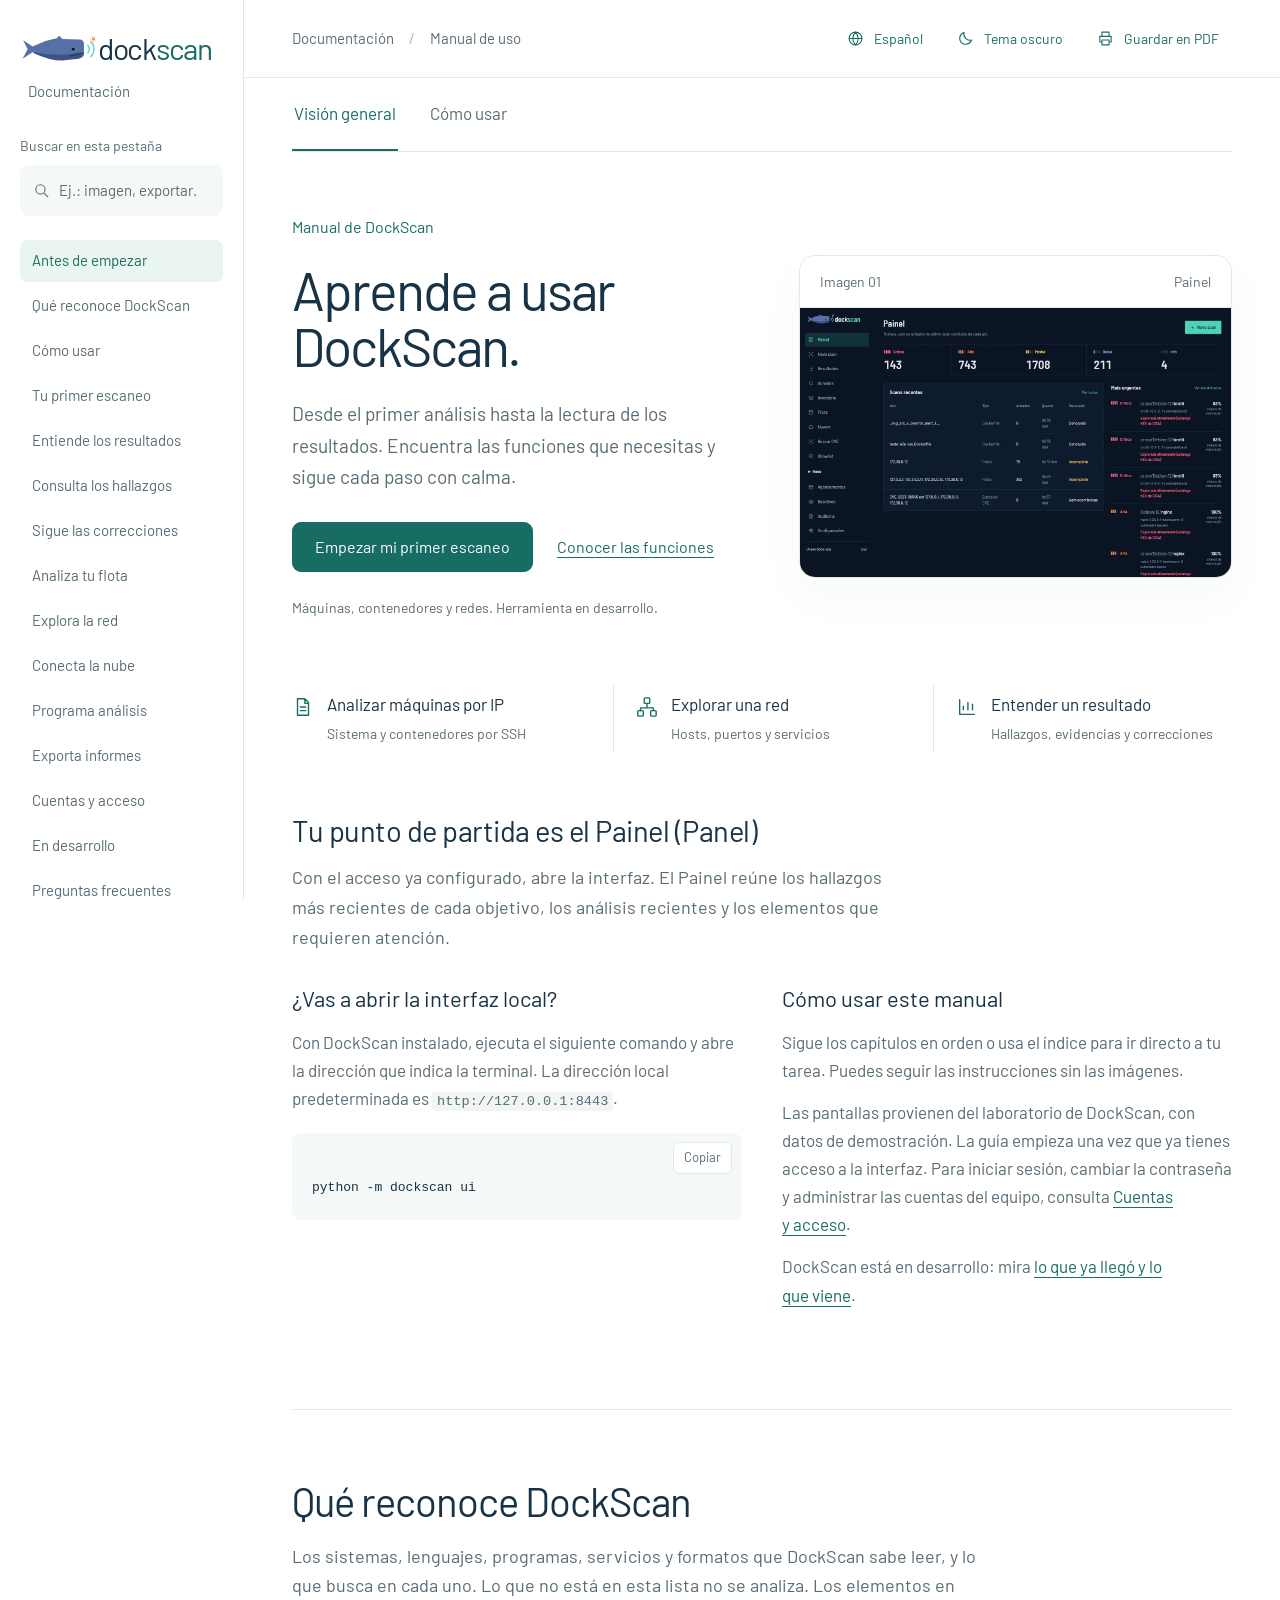
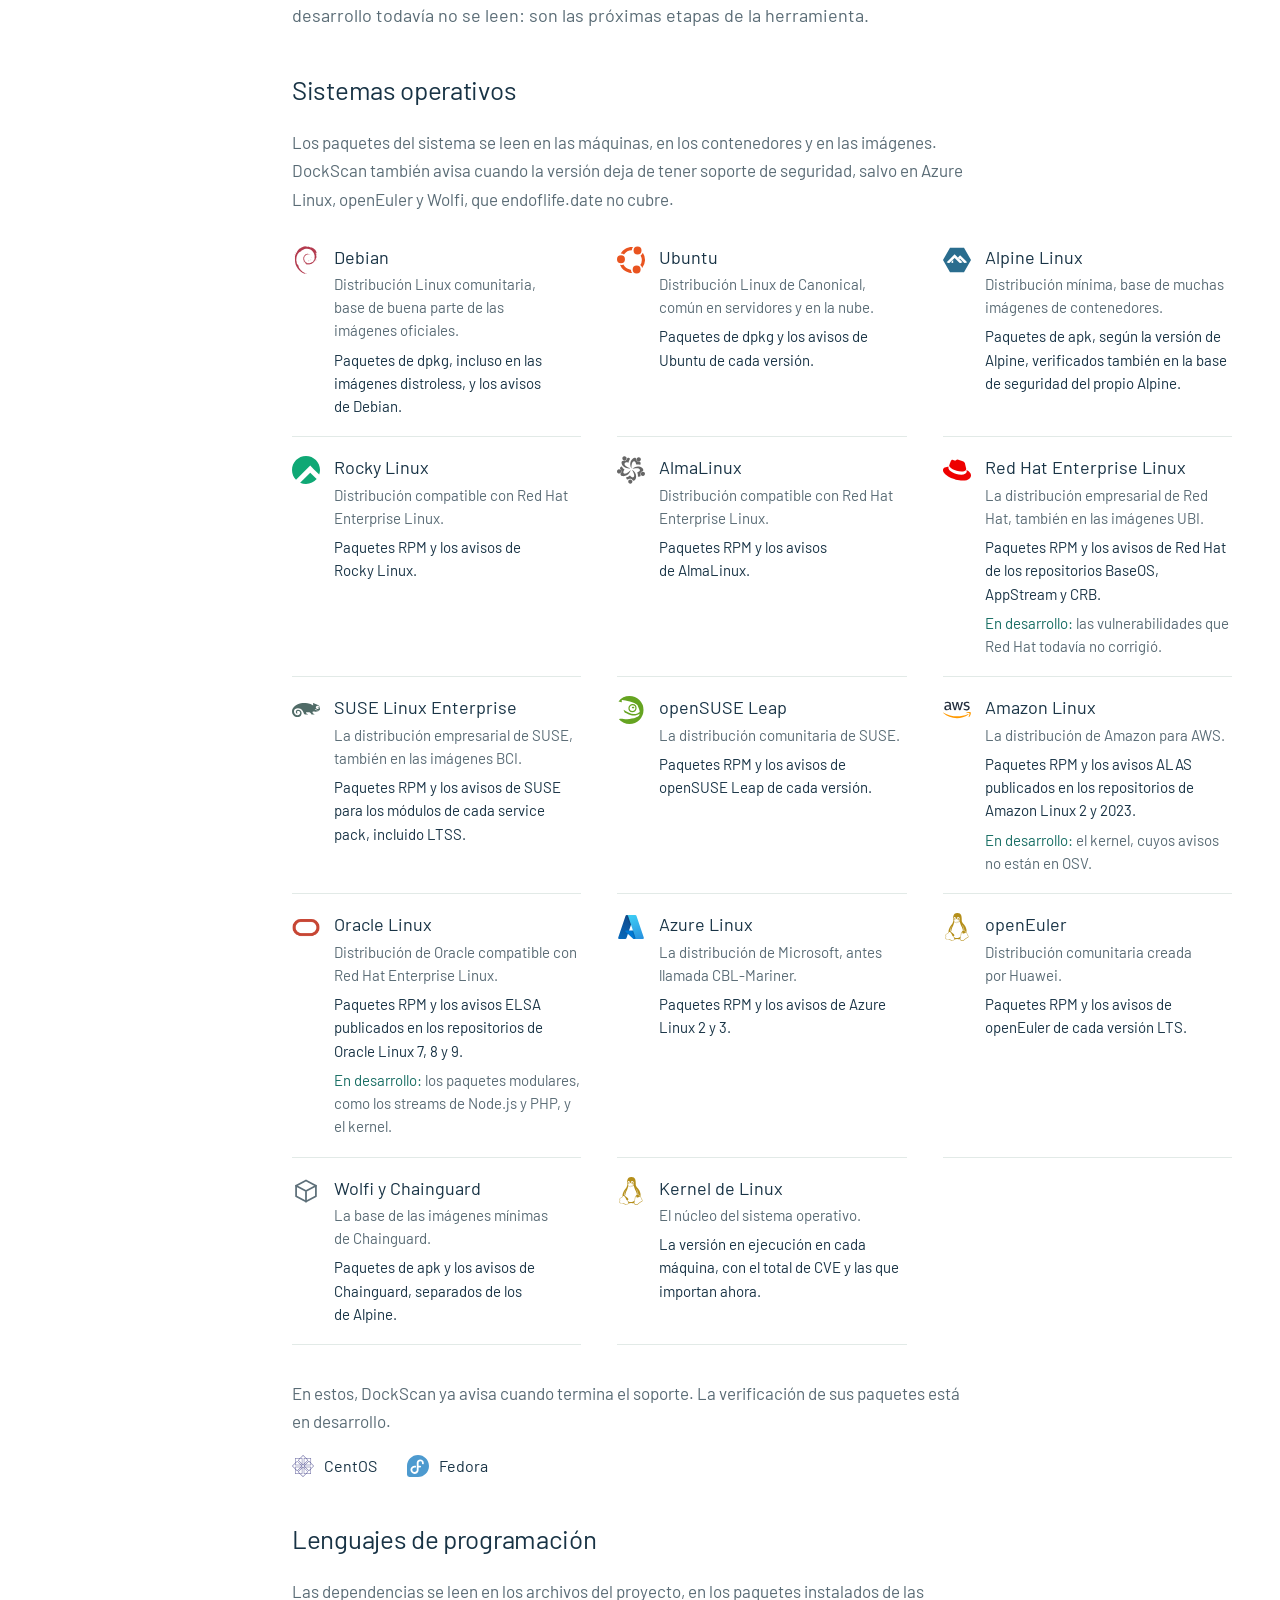
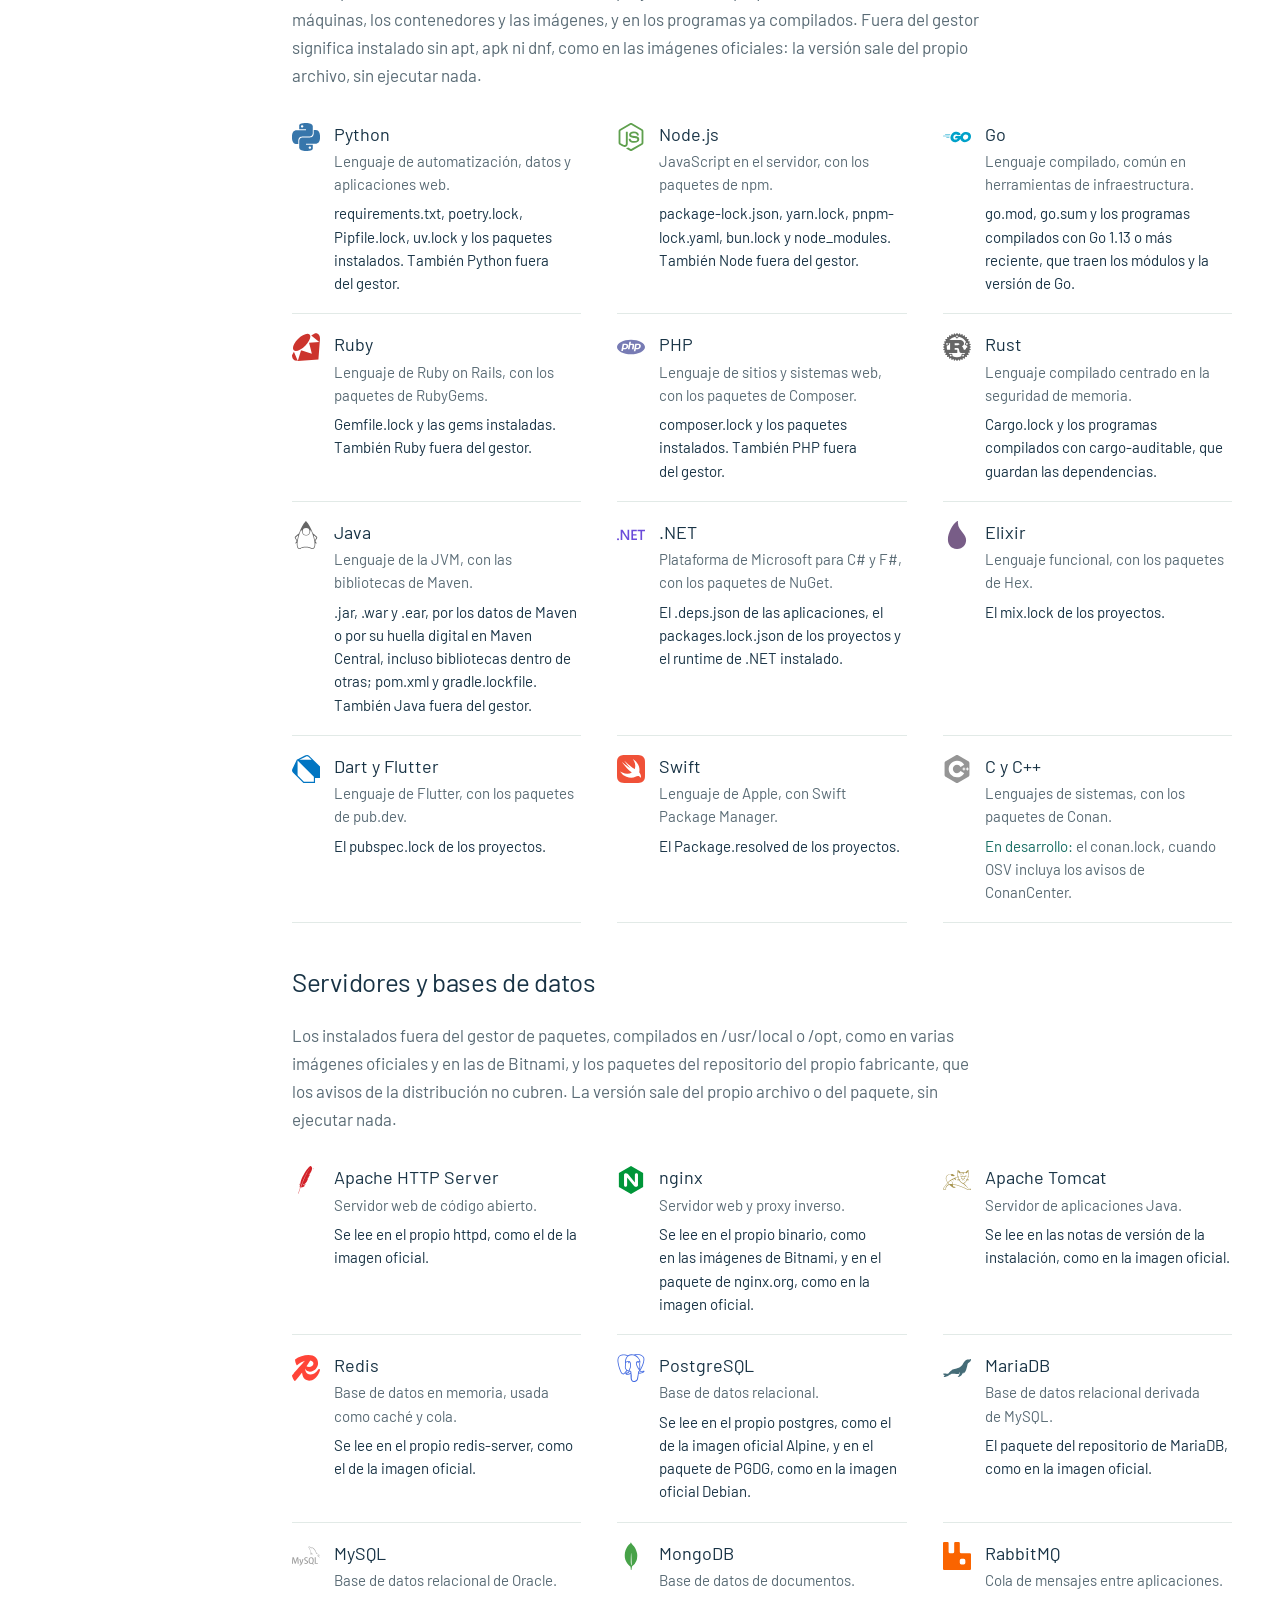
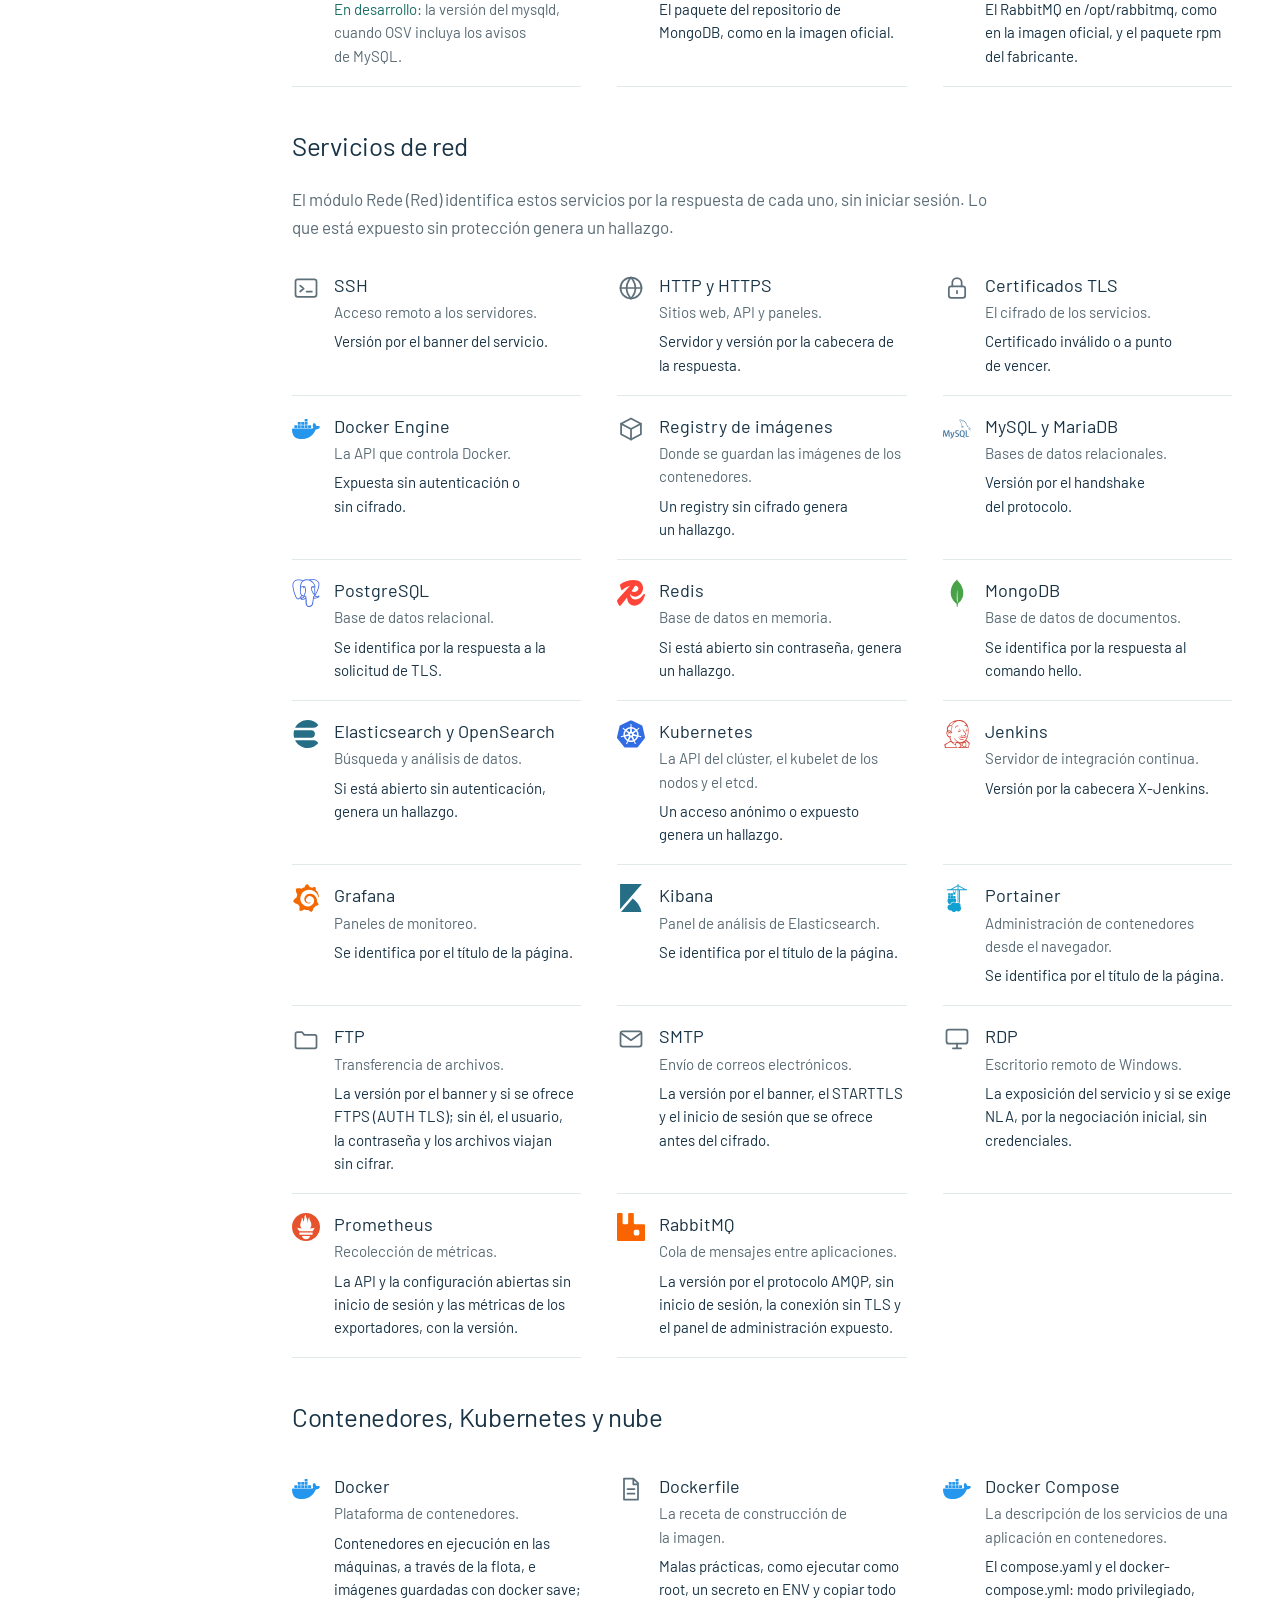
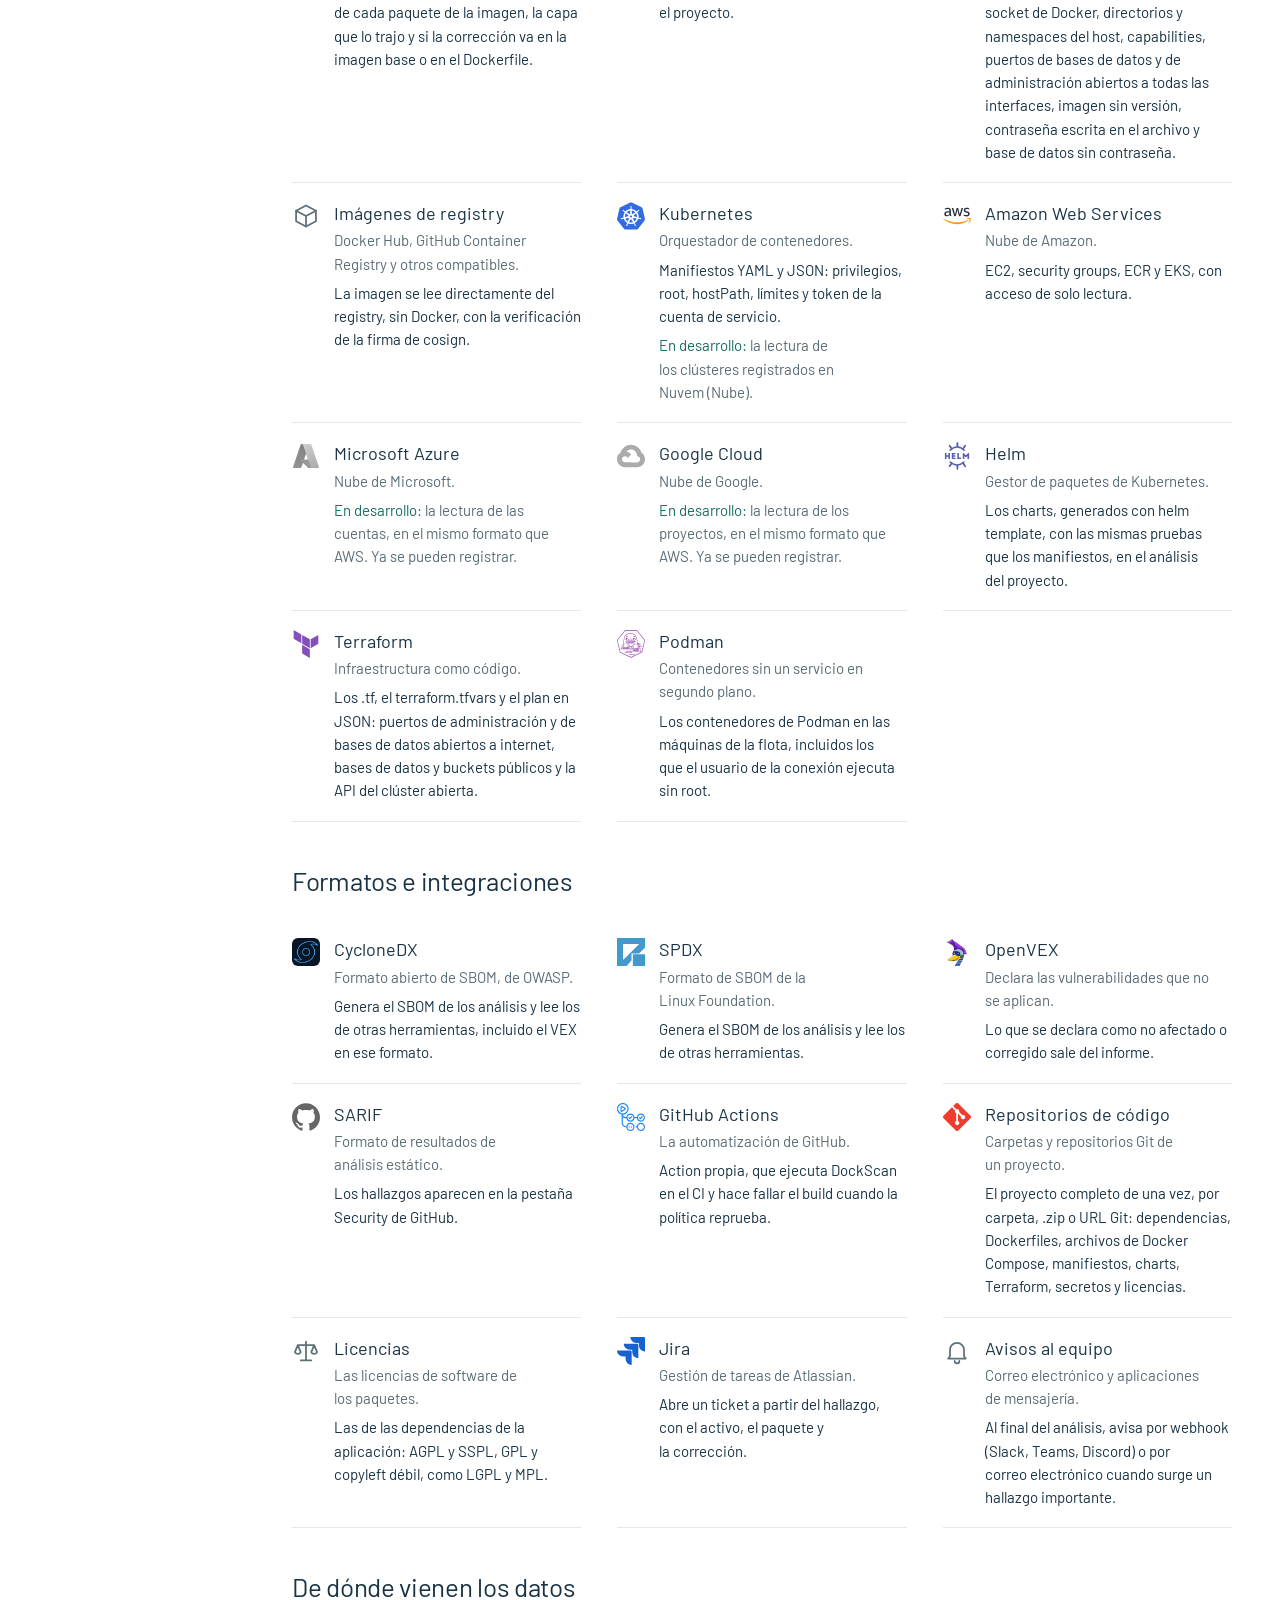
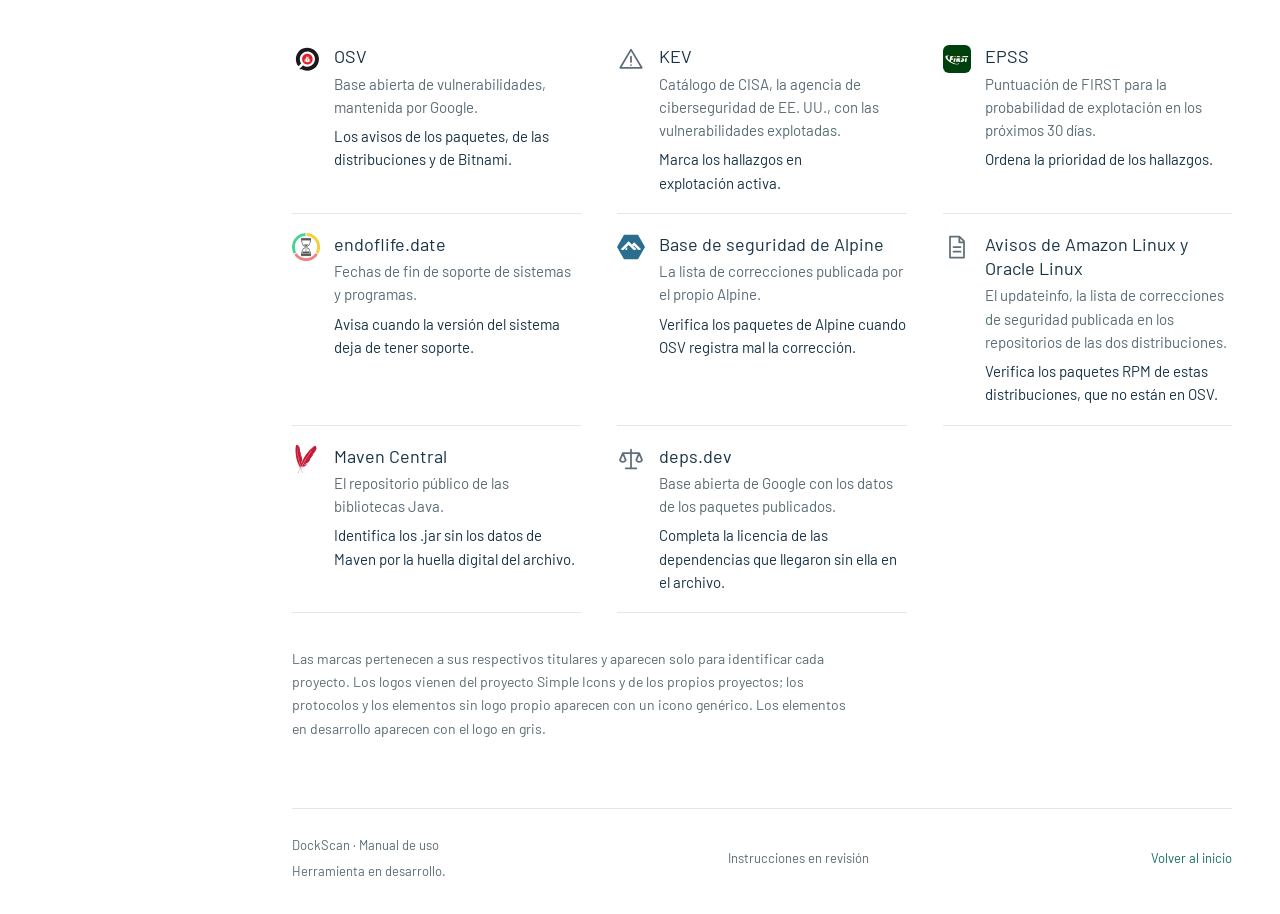
<file: es/index.html>
<!doctype html>
<html lang="es">
<head>
  <meta charset="utf-8">
  <meta name="viewport" content="width=device-width, initial-scale=1">
  <meta name="color-scheme" content="light">
  <meta name="theme-color" content="#ffffff">
  <script src="../tema.js"></script>
  <meta name="description" content="Manual de uso de DockScan. Aprende a analizar máquinas y contenedores por IP, investigar redes y dar seguimiento a las correcciones.">
  <title>Manual de uso · DockScan</title>
  <link rel="alternate" hreflang="pt-BR" href="../index.html">
  <link rel="alternate" hreflang="en" href="../en/index.html">
  <link rel="alternate" hreflang="es" href="../es/index.html">
  <link rel="alternate" hreflang="fr" href="../fr/index.html">
  <link rel="alternate" hreflang="de" href="../de/index.html">
  <link rel="alternate" hreflang="ja" href="../ja/index.html">
  <link rel="icon" href="../assets/logo.svg" type="image/svg+xml">
  <link rel="preload" href="../assets/fonts/barlow-latin-400-normal.woff2" as="font" type="font/woff2" crossorigin>
  <link rel="stylesheet" href="../manual.css">
  <script src="../manual.js" defer></script>
</head>
<body>
  <a class="skip-link" href="#conteudo">Saltar al contenido</a>
  <header class="mobile-header">
    <a class="brand" href="#inicio" aria-label="DockScan, inicio del manual"><img src="../assets/logo.svg" alt="" width="66" height="30"><span>dock<span>scan</span></span></a>
    <button class="button" id="menu-toggle" type="button" aria-expanded="false" aria-controls="sidebar" hidden>Capítulos</button>
  </header>

  <aside class="sidebar" id="sidebar">
    <a class="brand" href="#inicio" aria-label="DockScan, inicio del manual"><img src="../assets/logo.svg" alt="" width="80" height="36"><span>dock<span>scan</span></span></a>
    <p class="sidebar-label">Documentación</p>
    <div class="search" id="search-control" hidden>
      <label for="busca">Buscar en esta pestaña</label>
      <div class="search-field"><svg viewBox="0 0 24 24" aria-hidden="true"><circle cx="10.5" cy="10.5" r="6.5"></circle><path d="m16 16 5 5"></path></svg><input id="busca" type="search" name="busca" placeholder="Ej.: imagen, exportar…" autocomplete="off"></div>
      <p id="busca-status" class="sr-only" role="status"></p>
    </div>
    <nav aria-label="Capítulos del manual" id="chapters">
      <a href="#inicio" aria-current="location">Antes de empezar</a>
      <a href="#reconhece">Qué reconoce DockScan</a>
      <a href="#como-usar">Cómo usar</a>
      <a href="#primeiro-scan">Tu primer escaneo</a>
      <a href="#resultados">Entiende los resultados</a>
      <a href="#achados">Consulta los hallazgos</a>
      <a href="#comparacao">Sigue las correcciones</a>
      <a href="#frota">Analiza tu flota</a>
      <a href="#rede">Explora la red</a>
      <a href="#nuvem">Conecta la nube</a>
      <a href="#agendamentos">Programa análisis</a>
      <a href="#relatorios">Exporta informes</a>
      <a href="#contas">Cuentas y acceso</a>
      <a href="#desenvolvimento">En desarrollo</a>
      <a href="#ajuda">Preguntas frecuentes</a>
    </nav>
    <div class="sidebar-footer">Guía de la interfaz web<p>Manual de uso</p><a href="#primeiro-scan">Ver el paso a paso</a></div>
  </aside>

  <div class="page">
    <div class="topbar"><p>Documentación <span aria-hidden="true">/</span> Manual de uso</p><div class="topbar-actions"><details class="lang-menu"><summary class="button small"><svg viewBox="0 0 24 24" aria-hidden="true"><circle cx="12" cy="12" r="9"></circle><path d="M3 12h18M12 3c2.5 2.8 3.8 5.8 3.8 9s-1.3 6.2-3.8 9c-2.5-2.8-3.8-5.8-3.8-9S9.5 5.8 12 3Z"></path></svg><span class="sr-only">Idioma: </span>Español</summary><ul><li><a href="../index.html" hreflang="pt-BR" lang="pt-BR" data-idioma>Português</a></li><li><a href="../en/index.html" hreflang="en" lang="en" data-idioma>English</a></li><li><a href="../es/index.html" hreflang="es" lang="es" data-idioma aria-current="page">Español</a></li><li><a href="../fr/index.html" hreflang="fr" lang="fr" data-idioma>Français</a></li><li><a href="../de/index.html" hreflang="de" lang="de" data-idioma>Deutsch</a></li><li><a href="../ja/index.html" hreflang="ja" lang="ja" data-idioma>日本語</a></li></ul></details><button class="button small theme-toggle" id="theme-toggle" type="button" aria-label="Tema oscuro" aria-pressed="false" title="Activar tema oscuro" hidden><svg viewBox="0 0 24 24" aria-hidden="true"><path d="M20.5 14A8.5 8.5 0 0 1 10 3.5 8.5 8.5 0 1 0 20.5 14Z"></path></svg><span>Tema oscuro</span></button><button class="button small" id="print-manual" type="button" hidden><svg viewBox="0 0 24 24" aria-hidden="true"><path d="M7 8V3h10v5M7 17H4V9h16v8h-3M7 14h10v7H7z"></path></svg>Guardar en PDF</button></div></div>
    <main id="conteudo" tabindex="-1">
      <nav class="manual-tabs" id="manual-tabs" aria-label="Secciones del manual">
        <a id="aba-visao-geral" href="#inicio" data-panel="painel-visao-geral">Visión general</a>
        <a id="aba-como-usar" href="#como-usar" data-panel="painel-como-usar">Cómo usar</a>
      </nav>
      <p id="sem-resultados" class="empty-state" hidden>No se encontró ningún paso. Prueba “escaneo”, “red”, “flota” o “informe”. <button class="text-button" id="limpar-busca" type="button">Borrar búsqueda</button></p>

      <div id="painel-visao-geral" data-manual-panel>
      <section id="inicio" class="chapter intro" aria-labelledby="titulo-inicio" data-keywords="começar painel acesso interface instalação abrir overview dashboard empezar comenzar panel acceso instalación visión general">
        <div class="hero">
          <div class="hero-copy">
            <p class="intro-label">Manual de DockScan</p>
            <h1 id="titulo-inicio">Aprende a usar<br>DockScan.</h1>
            <p class="lead">Desde el primer análisis hasta la lectura de los resultados. Encuentra las funciones que necesitas y sigue cada paso con calma.</p>
            <div class="hero-actions"><a class="button primary" href="#primeiro-scan">Empezar mi primer escaneo</a><a class="text-link" href="#como-usar">Conocer las funciones</a></div>
            <p class="hero-note">Máquinas, contenedores y redes. Herramienta en desarrollo.</p>
          </div>
          <div class="hero-preview">
        <figure class="screenshot-placeholder" id="print-painel" data-screenshot="painel.webp">
          <div class="placeholder-header"><span>Imagen 01</span><span>Painel</span></div>
          <img src="../assets/prints/painel.webp" alt="Pantalla Painel (Panel) de DockScan con el resumen por severidad, los escaneos recientes y los hallazgos más urgentes" width="1440" height="900" decoding="async">
          <figcaption>Referencia del paso: usa “Novo scan” (Nuevo escaneo) para empezar o abre un análisis en “Scans recentes” (Escaneos recientes).</figcaption>
        </figure>
          </div>
        </div>
        <div class="start-paths" aria-label="Elige tu punto de partida">
          <a href="#primeiro-scan"><svg viewBox="0 0 24 24" aria-hidden="true"><path d="M6 3h8l4 4v14H6zM14 3v5h4M9 12h6m-6 4h6"></path></svg><span>Analizar máquinas por IP<small>Sistema y contenedores por SSH</small></span></a>
          <a href="#rede"><svg viewBox="0 0 24 24" aria-hidden="true"><rect x="9" y="2" width="6" height="6" rx="1"></rect><rect x="2" y="16" width="6" height="6" rx="1"></rect><rect x="16" y="16" width="6" height="6" rx="1"></rect><path d="M12 8v5M5 16v-3h14v3"></path></svg><span>Explorar una red<small>Hosts, puertos y servicios</small></span></a>
          <a href="#resultados"><svg viewBox="0 0 24 24" aria-hidden="true"><path d="M4 4v16h16M8 15v-4m5 4V7m5 8v-6"></path></svg><span>Entender un resultado<small>Hallazgos, evidencias y correcciones</small></span></a>
        </div>
        <div class="overview-panel-note"><h2>Tu punto de partida es el Painel (Panel)</h2><p>Con el acceso ya configurado, abre la interfaz. El Painel reúne los hallazgos más recientes de cada objetivo, los análisis recientes y los elementos que requieren atención.</p></div>
        <div class="two-columns notes"><div><h3>¿Vas a abrir la interfaz local?</h3><p>Con DockScan instalado, ejecuta el siguiente comando y abre la dirección que indica la terminal. La dirección local predeterminada es <code>http://127.0.0.1:8443</code>.</p><div class="code-box"><pre><code>python -m dockscan ui</code></pre><button type="button" class="copy-button" data-copy hidden>Copiar</button></div></div><div><h3>Cómo usar este manual</h3><p>Sigue los capítulos en orden o usa el índice para ir directo a tu tarea. Puedes seguir las instrucciones sin las imágenes.</p><p class="muted">Las pantallas provienen del laboratorio de DockScan, con datos de demostración. La guía empieza una vez que ya tienes acceso a la interfaz. Para iniciar sesión, cambiar la contraseña y administrar las cuentas del equipo, consulta <a href="#contas">Cuentas y acceso</a>.</p><p class="muted">DockScan está en desarrollo: mira <a href="#desenvolvimento">lo que ya llegó y lo que viene</a>.</p></div></div>
      </section>

      <section id="reconhece" class="chapter" aria-labelledby="titulo-reconhece" data-keywords="compatibilidad soporte cobertura sistemas distribuciones lenguajes servicios formatos debian ubuntu alpine rocky alma kernel centos red hat oracle amazon fedora suse python node go ruby php rust java dotnet elixir dart flutter swift c++ conan pnpm uv bun gradle nginx apache tomcat redis postgresql mysql mariadb mongodb rabbitmq elasticsearch jenkins grafana kibana portainer prometheus ftp smtp rdp kubernetes helm terraform podman docker registry aws azure google cyclonedx spdx sarif vex licencias jira avisos osv kev epss fin de soporte en desarrollo próximas etapas azure linux mariner openeuler wolfi chainguard ubi bci compose">
        <header class="chapter-header"><div><h2 id="titulo-reconhece">Qué reconoce DockScan</h2><p>Los sistemas, lenguajes, programas, servicios y formatos que DockScan sabe leer, y lo que busca en cada uno. Lo que no está en esta lista no se analiza. Los elementos en desarrollo todavía no se leen: son las próximas etapas de la herramienta.</p></div></header>
        <h3 class="subheading">Sistemas operativos</h3>
        <p class="support-lead">Los paquetes del sistema se leen en las máquinas, en los contenedores y en las imágenes. DockScan también avisa cuando la versión deja de tener soporte de seguridad, salvo en Azure Linux, openEuler y Wolfi, que endoflife.date no cubre.</p>
        <ul class="support-list">
          <li><img src="../assets/logos/debian.svg" alt="" width="28" height="28" loading="lazy"><div><h4>Debian</h4><p>Distribución Linux comunitaria, base de buena parte de las imágenes oficiales.</p><p class="support-read">Paquetes de dpkg, incluso en las imágenes distroless, y los avisos de Debian.</p></div></li>
          <li><img src="../assets/logos/ubuntu.svg" alt="" width="28" height="28" loading="lazy"><div><h4>Ubuntu</h4><p>Distribución Linux de Canonical, común en servidores y en la nube.</p><p class="support-read">Paquetes de dpkg y los avisos de Ubuntu de cada versión.</p></div></li>
          <li><img src="../assets/logos/alpinelinux.svg" alt="" width="28" height="28" loading="lazy"><div><h4>Alpine Linux</h4><p>Distribución mínima, base de muchas imágenes de contenedores.</p><p class="support-read">Paquetes de apk, según la versión de Alpine, verificados también en la base de seguridad del propio Alpine.</p></div></li>
          <li><img src="../assets/logos/rockylinux.svg" alt="" width="28" height="28" loading="lazy"><div><h4>Rocky Linux</h4><p>Distribución compatible con Red Hat Enterprise Linux.</p><p class="support-read">Paquetes RPM y los avisos de Rocky Linux.</p></div></li>
          <li><img src="../assets/logos/almalinux.svg" alt="" width="28" height="28" loading="lazy"><div><h4>AlmaLinux</h4><p>Distribución compatible con Red Hat Enterprise Linux.</p><p class="support-read">Paquetes RPM y los avisos de AlmaLinux.</p></div></li>
          <li><img src="../assets/logos/redhat.svg" alt="" width="28" height="28" loading="lazy"><div><h4>Red Hat Enterprise Linux</h4><p>La distribución empresarial de Red Hat, también en las imágenes UBI.</p><p class="support-read">Paquetes RPM y los avisos de Red Hat de los repositorios BaseOS, AppStream y CRB.</p><p class="support-next"><span>En desarrollo:</span> las vulnerabilidades que Red Hat todavía no corrigió.</p></div></li>
          <li><img src="../assets/logos/suse.svg" alt="" width="28" height="28" loading="lazy"><div><h4>SUSE Linux Enterprise</h4><p>La distribución empresarial de SUSE, también en las imágenes BCI.</p><p class="support-read">Paquetes RPM y los avisos de SUSE para los módulos de cada service pack, incluido LTSS.</p></div></li>
          <li><img src="../assets/logos/opensuse.svg" alt="" width="28" height="28" loading="lazy"><div><h4>openSUSE Leap</h4><p>La distribución comunitaria de SUSE.</p><p class="support-read">Paquetes RPM y los avisos de openSUSE Leap de cada versión.</p></div></li>
          <li><img class="logo-claro" src="../assets/logos/aws.svg" alt="" width="28" height="28" loading="lazy"><img class="logo-escuro" src="../assets/logos/aws-escuro.svg" alt="" width="28" height="28" loading="lazy"><div><h4>Amazon Linux</h4><p>La distribución de Amazon para AWS.</p><p class="support-read">Paquetes RPM y los avisos ALAS publicados en los repositorios de Amazon Linux 2 y 2023.</p><p class="support-next"><span>En desarrollo:</span> el kernel, cuyos avisos no están en OSV.</p></div></li>
          <li><img src="../assets/logos/oracle.png" alt="" width="28" height="28" loading="lazy"><div><h4>Oracle Linux</h4><p>Distribución de Oracle compatible con Red Hat Enterprise Linux.</p><p class="support-read">Paquetes RPM y los avisos ELSA publicados en los repositorios de Oracle Linux 7, 8 y 9.</p><p class="support-next"><span>En desarrollo:</span> los paquetes modulares, como los streams de Node.js y PHP, y el kernel.</p></div></li>
          <li><img src="../assets/logos/azure.svg" alt="" width="28" height="28" loading="lazy"><div><h4>Azure Linux</h4><p>La distribución de Microsoft, antes llamada CBL-Mariner.</p><p class="support-read">Paquetes RPM y los avisos de Azure Linux 2 y 3.</p></div></li>
          <li><img src="../assets/logos/linux.svg" alt="" width="28" height="28" loading="lazy"><div><h4>openEuler</h4><p>Distribución comunitaria creada por Huawei.</p><p class="support-read">Paquetes RPM y los avisos de openEuler de cada versión LTS.</p></div></li>
          <li><img src="../assets/logos/caixa.svg" alt="" width="28" height="28" loading="lazy"><div><h4>Wolfi y Chainguard</h4><p>La base de las imágenes mínimas de Chainguard.</p><p class="support-read">Paquetes de apk y los avisos de Chainguard, separados de los de Alpine.</p></div></li>
          <li><img src="../assets/logos/linux.svg" alt="" width="28" height="28" loading="lazy"><div><h4>Kernel de Linux</h4><p>El núcleo del sistema operativo.</p><p class="support-read">La versión en ejecución en cada máquina, con el total de CVE y las que importan ahora.</p></div></li>
        </ul>
        <p class="support-lead">En estos, DockScan ya avisa cuando termina el soporte. La verificación de sus paquetes está en desarrollo.</p>
        <ul class="support-inline"><li><img src="../assets/logos/centos.svg" alt="" width="22" height="22" loading="lazy">CentOS</li><li><img src="../assets/logos/fedora.svg" alt="" width="22" height="22" loading="lazy">Fedora</li></ul>
        <h3 class="subheading">Lenguajes de programación</h3>
        <p class="support-lead">Las dependencias se leen en los archivos del proyecto, en los paquetes instalados de las máquinas, los contenedores y las imágenes, y en los programas ya compilados. Fuera del gestor significa instalado sin apt, apk ni dnf, como en las imágenes oficiales: la versión sale del propio archivo, sin ejecutar nada.</p>
        <ul class="support-list">
          <li><img src="../assets/logos/python.svg" alt="" width="28" height="28" loading="lazy"><div><h4>Python</h4><p>Lenguaje de automatización, datos y aplicaciones web.</p><p class="support-read">requirements.txt, poetry.lock, Pipfile.lock, uv.lock y los paquetes instalados. También Python fuera del gestor.</p></div></li>
          <li><img src="../assets/logos/nodedotjs.svg" alt="" width="28" height="28" loading="lazy"><div><h4>Node.js</h4><p>JavaScript en el servidor, con los paquetes de npm.</p><p class="support-read">package-lock.json, yarn.lock, pnpm-lock.yaml, bun.lock y node_modules. También Node fuera del gestor.</p></div></li>
          <li><img src="../assets/logos/go.svg" alt="" width="28" height="28" loading="lazy"><div><h4>Go</h4><p>Lenguaje compilado, común en herramientas de infraestructura.</p><p class="support-read">go.mod, go.sum y los programas compilados con Go 1.13 o más reciente, que traen los módulos y la versión de Go.</p></div></li>
          <li><img src="../assets/logos/ruby.svg" alt="" width="28" height="28" loading="lazy"><div><h4>Ruby</h4><p>Lenguaje de Ruby on Rails, con los paquetes de RubyGems.</p><p class="support-read">Gemfile.lock y las gems instaladas. También Ruby fuera del gestor.</p></div></li>
          <li><img src="../assets/logos/php.svg" alt="" width="28" height="28" loading="lazy"><div><h4>PHP</h4><p>Lenguaje de sitios y sistemas web, con los paquetes de Composer.</p><p class="support-read">composer.lock y los paquetes instalados. También PHP fuera del gestor.</p></div></li>
          <li><img src="../assets/logos/rust.svg" alt="" width="28" height="28" loading="lazy"><div><h4>Rust</h4><p>Lenguaje compilado centrado en la seguridad de memoria.</p><p class="support-read">Cargo.lock y los programas compilados con cargo-auditable, que guardan las dependencias.</p></div></li>
          <li><img src="../assets/logos/openjdk.svg" alt="" width="28" height="28" loading="lazy"><div><h4>Java</h4><p>Lenguaje de la JVM, con las bibliotecas de Maven.</p><p class="support-read">.jar, .war y .ear, por los datos de Maven o por su huella digital en Maven Central, incluso bibliotecas dentro de otras; pom.xml y gradle.lockfile. También Java fuera del gestor.</p></div></li>
          <li><img src="../assets/logos/dotnet.svg" alt="" width="28" height="28" loading="lazy"><div><h4>.NET</h4><p>Plataforma de Microsoft para C# y F#, con los paquetes de NuGet.</p><p class="support-read">El .deps.json de las aplicaciones, el packages.lock.json de los proyectos y el runtime de .NET instalado.</p></div></li>
          <li><img src="../assets/logos/elixir.svg" alt="" width="28" height="28" loading="lazy"><div><h4>Elixir</h4><p>Lenguaje funcional, con los paquetes de Hex.</p><p class="support-read">El mix.lock de los proyectos.</p></div></li>
          <li><img src="../assets/logos/dart.svg" alt="" width="28" height="28" loading="lazy"><div><h4>Dart y Flutter</h4><p>Lenguaje de Flutter, con los paquetes de pub.dev.</p><p class="support-read">El pubspec.lock de los proyectos.</p></div></li>
          <li><img src="../assets/logos/swift.svg" alt="" width="28" height="28" loading="lazy"><div><h4>Swift</h4><p>Lenguaje de Apple, con Swift Package Manager.</p><p class="support-read">El Package.resolved de los proyectos.</p></div></li>
          <li class="support-future"><img src="../assets/logos/cplusplus.svg" alt="" width="28" height="28" loading="lazy"><div><h4>C y C++</h4><p>Lenguajes de sistemas, con los paquetes de Conan.</p><p class="support-next"><span>En desarrollo:</span> el conan.lock, cuando OSV incluya los avisos de ConanCenter.</p></div></li>
        </ul>
        <h3 class="subheading">Servidores y bases de datos</h3>
        <p class="support-lead">Los instalados fuera del gestor de paquetes, compilados en /usr/local o /opt, como en varias imágenes oficiales y en las de Bitnami, y los paquetes del repositorio del propio fabricante, que los avisos de la distribución no cubren. La versión sale del propio archivo o del paquete, sin ejecutar nada.</p>
        <ul class="support-list">
          <li><img src="../assets/logos/apache.svg" alt="" width="28" height="28" loading="lazy"><div><h4>Apache HTTP Server</h4><p>Servidor web de código abierto.</p><p class="support-read">Se lee en el propio httpd, como el de la imagen oficial.</p></div></li>
          <li><img src="../assets/logos/nginx.svg" alt="" width="28" height="28" loading="lazy"><div><h4>nginx</h4><p>Servidor web y proxy inverso.</p><p class="support-read">Se lee en el propio binario, como en las imágenes de Bitnami, y en el paquete de nginx.org, como en la imagen oficial.</p></div></li>
          <li><img src="../assets/logos/apachetomcat.svg" alt="" width="28" height="28" loading="lazy"><div><h4>Apache Tomcat</h4><p>Servidor de aplicaciones Java.</p><p class="support-read">Se lee en las notas de versión de la instalación, como en la imagen oficial.</p></div></li>
          <li><img src="../assets/logos/redis.svg" alt="" width="28" height="28" loading="lazy"><div><h4>Redis</h4><p>Base de datos en memoria, usada como caché y cola.</p><p class="support-read">Se lee en el propio redis-server, como el de la imagen oficial.</p></div></li>
          <li><img src="../assets/logos/postgresql.svg" alt="" width="28" height="28" loading="lazy"><div><h4>PostgreSQL</h4><p>Base de datos relacional.</p><p class="support-read">Se lee en el propio postgres, como el de la imagen oficial Alpine, y en el paquete de PGDG, como en la imagen oficial Debian.</p></div></li>
          <li><img src="../assets/logos/mariadb.svg" alt="" width="28" height="28" loading="lazy"><div><h4>MariaDB</h4><p>Base de datos relacional derivada de MySQL.</p><p class="support-read">El paquete del repositorio de MariaDB, como en la imagen oficial.</p></div></li>
          <li class="support-future"><img src="../assets/logos/mysql.svg" alt="" width="28" height="28" loading="lazy"><div><h4>MySQL</h4><p>Base de datos relacional de Oracle.</p><p class="support-next"><span>En desarrollo:</span> la versión del mysqld, cuando OSV incluya los avisos de MySQL.</p></div></li>
          <li><img src="../assets/logos/mongodb.svg" alt="" width="28" height="28" loading="lazy"><div><h4>MongoDB</h4><p>Base de datos de documentos.</p><p class="support-read">El paquete del repositorio de MongoDB, como en la imagen oficial.</p></div></li>
          <li><img src="../assets/logos/rabbitmq.svg" alt="" width="28" height="28" loading="lazy"><div><h4>RabbitMQ</h4><p>Cola de mensajes entre aplicaciones.</p><p class="support-read">El RabbitMQ en /opt/rabbitmq, como en la imagen oficial, y el paquete rpm del fabricante.</p></div></li>
        </ul>
        <h3 class="subheading">Servicios de red</h3>
        <p class="support-lead">El módulo Rede (Red) identifica estos servicios por la respuesta de cada uno, sin iniciar sesión. Lo que está expuesto sin protección genera un hallazgo.</p>
        <ul class="support-list">
          <li><img src="../assets/logos/terminal.svg" alt="" width="28" height="28" loading="lazy"><div><h4>SSH</h4><p>Acceso remoto a los servidores.</p><p class="support-read">Versión por el banner del servicio.</p></div></li>
          <li><img src="../assets/logos/globo.svg" alt="" width="28" height="28" loading="lazy"><div><h4>HTTP y HTTPS</h4><p>Sitios web, API y paneles.</p><p class="support-read">Servidor y versión por la cabecera de la respuesta.</p></div></li>
          <li><img src="../assets/logos/cadeado.svg" alt="" width="28" height="28" loading="lazy"><div><h4>Certificados TLS</h4><p>El cifrado de los servicios.</p><p class="support-read">Certificado inválido o a punto de vencer.</p></div></li>
          <li><img src="../assets/logos/docker.svg" alt="" width="28" height="28" loading="lazy"><div><h4>Docker Engine</h4><p>La API que controla Docker.</p><p class="support-read">Expuesta sin autenticación o sin cifrado.</p></div></li>
          <li><img src="../assets/logos/caixa.svg" alt="" width="28" height="28" loading="lazy"><div><h4>Registry de imágenes</h4><p>Donde se guardan las imágenes de los contenedores.</p><p class="support-read">Un registry sin cifrado genera un hallazgo.</p></div></li>
          <li><img src="../assets/logos/mysql.svg" alt="" width="28" height="28" loading="lazy"><div><h4>MySQL y MariaDB</h4><p>Bases de datos relacionales.</p><p class="support-read">Versión por el handshake del protocolo.</p></div></li>
          <li><img src="../assets/logos/postgresql.svg" alt="" width="28" height="28" loading="lazy"><div><h4>PostgreSQL</h4><p>Base de datos relacional.</p><p class="support-read">Se identifica por la respuesta a la solicitud de TLS.</p></div></li>
          <li><img src="../assets/logos/redis.svg" alt="" width="28" height="28" loading="lazy"><div><h4>Redis</h4><p>Base de datos en memoria.</p><p class="support-read">Si está abierto sin contraseña, genera un hallazgo.</p></div></li>
          <li><img src="../assets/logos/mongodb.svg" alt="" width="28" height="28" loading="lazy"><div><h4>MongoDB</h4><p>Base de datos de documentos.</p><p class="support-read">Se identifica por la respuesta al comando hello.</p></div></li>
          <li><img src="../assets/logos/elasticsearch.svg" alt="" width="28" height="28" loading="lazy"><div><h4>Elasticsearch y OpenSearch</h4><p>Búsqueda y análisis de datos.</p><p class="support-read">Si está abierto sin autenticación, genera un hallazgo.</p></div></li>
          <li><img src="../assets/logos/kubernetes.svg" alt="" width="28" height="28" loading="lazy"><div><h4>Kubernetes</h4><p>La API del clúster, el kubelet de los nodos y el etcd.</p><p class="support-read">Un acceso anónimo o expuesto genera un hallazgo.</p></div></li>
          <li><img src="../assets/logos/jenkins.svg" alt="" width="28" height="28" loading="lazy"><div><h4>Jenkins</h4><p>Servidor de integración continua.</p><p class="support-read">Versión por la cabecera X-Jenkins.</p></div></li>
          <li><img src="../assets/logos/grafana.svg" alt="" width="28" height="28" loading="lazy"><div><h4>Grafana</h4><p>Paneles de monitoreo.</p><p class="support-read">Se identifica por el título de la página.</p></div></li>
          <li><img src="../assets/logos/kibana.svg" alt="" width="28" height="28" loading="lazy"><div><h4>Kibana</h4><p>Panel de análisis de Elasticsearch.</p><p class="support-read">Se identifica por el título de la página.</p></div></li>
          <li><img src="../assets/logos/portainer.svg" alt="" width="28" height="28" loading="lazy"><div><h4>Portainer</h4><p>Administración de contenedores desde el navegador.</p><p class="support-read">Se identifica por el título de la página.</p></div></li>
          <li><img src="../assets/logos/pasta.svg" alt="" width="28" height="28" loading="lazy"><div><h4>FTP</h4><p>Transferencia de archivos.</p><p class="support-read">La versión por el banner y si se ofrece FTPS (AUTH TLS); sin él, el usuario, la contraseña y los archivos viajan sin cifrar.</p></div></li>
          <li><img src="../assets/logos/envelope.svg" alt="" width="28" height="28" loading="lazy"><div><h4>SMTP</h4><p>Envío de correos electrónicos.</p><p class="support-read">La versión por el banner, el STARTTLS y el inicio de sesión que se ofrece antes del cifrado.</p></div></li>
          <li><img src="../assets/logos/monitor.svg" alt="" width="28" height="28" loading="lazy"><div><h4>RDP</h4><p>Escritorio remoto de Windows.</p><p class="support-read">La exposición del servicio y si se exige NLA, por la negociación inicial, sin credenciales.</p></div></li>
          <li><img src="../assets/logos/prometheus.svg" alt="" width="28" height="28" loading="lazy"><div><h4>Prometheus</h4><p>Recolección de métricas.</p><p class="support-read">La API y la configuración abiertas sin inicio de sesión y las métricas de los exportadores, con la versión.</p></div></li>
          <li><img src="../assets/logos/rabbitmq.svg" alt="" width="28" height="28" loading="lazy"><div><h4>RabbitMQ</h4><p>Cola de mensajes entre aplicaciones.</p><p class="support-read">La versión por el protocolo AMQP, sin inicio de sesión, la conexión sin TLS y el panel de administración expuesto.</p></div></li>
        </ul>
        <h3 class="subheading">Contenedores, Kubernetes y nube</h3>
        <ul class="support-list">
          <li><img src="../assets/logos/docker.svg" alt="" width="28" height="28" loading="lazy"><div><h4>Docker</h4><p>Plataforma de contenedores.</p><p class="support-read">Contenedores en ejecución en las máquinas, a través de la flota, e imágenes guardadas con docker save; de cada paquete de la imagen, la capa que lo trajo y si la corrección va en la imagen base o en el Dockerfile.</p></div></li>
          <li><img src="../assets/logos/documento.svg" alt="" width="28" height="28" loading="lazy"><div><h4>Dockerfile</h4><p>La receta de construcción de la imagen.</p><p class="support-read">Malas prácticas, como ejecutar como root, un secreto en ENV y copiar todo el proyecto.</p></div></li>
          <li><img src="../assets/logos/docker.svg" alt="" width="28" height="28" loading="lazy"><div><h4>Docker Compose</h4><p>La descripción de los servicios de una aplicación en contenedores.</p><p class="support-read">El compose.yaml y el docker-compose.yml: modo privilegiado, socket de Docker, directorios y namespaces del host, capabilities, puertos de bases de datos y de administración abiertos a todas las interfaces, imagen sin versión, contraseña escrita en el archivo y base de datos sin contraseña.</p></div></li>
          <li><img src="../assets/logos/caixa.svg" alt="" width="28" height="28" loading="lazy"><div><h4>Imágenes de registry</h4><p>Docker Hub, GitHub Container Registry y otros compatibles.</p><p class="support-read">La imagen se lee directamente del registry, sin Docker, con la verificación de la firma de cosign.</p></div></li>
          <li><img src="../assets/logos/kubernetes.svg" alt="" width="28" height="28" loading="lazy"><div><h4>Kubernetes</h4><p>Orquestador de contenedores.</p><p class="support-read">Manifiestos YAML y JSON: privilegios, root, hostPath, límites y token de la cuenta de servicio.</p><p class="support-next"><span>En desarrollo:</span> la lectura de los clústeres registrados en Nuvem (Nube).</p></div></li>
          <li><img class="logo-claro" src="../assets/logos/aws.svg" alt="" width="28" height="28" loading="lazy"><img class="logo-escuro" src="../assets/logos/aws-escuro.svg" alt="" width="28" height="28" loading="lazy"><div><h4>Amazon Web Services</h4><p>Nube de Amazon.</p><p class="support-read">EC2, security groups, ECR y EKS, con acceso de solo lectura.</p></div></li>
          <li class="support-future"><img src="../assets/logos/azure.svg" alt="" width="28" height="28" loading="lazy"><div><h4>Microsoft Azure</h4><p>Nube de Microsoft.</p><p class="support-next"><span>En desarrollo:</span> la lectura de las cuentas, en el mismo formato que AWS. Ya se pueden registrar.</p></div></li>
          <li class="support-future"><img src="../assets/logos/googlecloud.svg" alt="" width="28" height="28" loading="lazy"><div><h4>Google Cloud</h4><p>Nube de Google.</p><p class="support-next"><span>En desarrollo:</span> la lectura de los proyectos, en el mismo formato que AWS. Ya se pueden registrar.</p></div></li>
          <li><img src="../assets/logos/helm.svg" alt="" width="28" height="28" loading="lazy"><div><h4>Helm</h4><p>Gestor de paquetes de Kubernetes.</p><p class="support-read">Los charts, generados con helm template, con las mismas pruebas que los manifiestos, en el análisis del proyecto.</p></div></li>
          <li><img src="../assets/logos/terraform.svg" alt="" width="28" height="28" loading="lazy"><div><h4>Terraform</h4><p>Infraestructura como código.</p><p class="support-read">Los .tf, el terraform.tfvars y el plan en JSON: puertos de administración y de bases de datos abiertos a internet, bases de datos y buckets públicos y la API del clúster abierta.</p></div></li>
          <li><img src="../assets/logos/podman.svg" alt="" width="28" height="28" loading="lazy"><div><h4>Podman</h4><p>Contenedores sin un servicio en segundo plano.</p><p class="support-read">Los contenedores de Podman en las máquinas de la flota, incluidos los que el usuario de la conexión ejecuta sin root.</p></div></li>
        </ul>
        <h3 class="subheading">Formatos e integraciones</h3>
        <ul class="support-list">
          <li><img src="../assets/logos/cyclonedx.png" alt="" width="28" height="28" loading="lazy"><div><h4>CycloneDX</h4><p>Formato abierto de SBOM, de OWASP.</p><p class="support-read">Genera el SBOM de los análisis y lee los de otras herramientas, incluido el VEX en ese formato.</p></div></li>
          <li><img src="../assets/logos/spdx.svg" alt="" width="28" height="28" loading="lazy"><div><h4>SPDX</h4><p>Formato de SBOM de la Linux Foundation.</p><p class="support-read">Genera el SBOM de los análisis y lee los de otras herramientas.</p></div></li>
          <li><img src="../assets/logos/openvex.png" alt="" width="28" height="28" loading="lazy"><div><h4>OpenVEX</h4><p>Declara las vulnerabilidades que no se aplican.</p><p class="support-read">Lo que se declara como no afectado o corregido sale del informe.</p></div></li>
          <li><img src="../assets/logos/github.svg" alt="" width="28" height="28" loading="lazy"><div><h4>SARIF</h4><p>Formato de resultados de análisis estático.</p><p class="support-read">Los hallazgos aparecen en la pestaña Security de GitHub.</p></div></li>
          <li><img src="../assets/logos/githubactions.svg" alt="" width="28" height="28" loading="lazy"><div><h4>GitHub Actions</h4><p>La automatización de GitHub.</p><p class="support-read">Action propia, que ejecuta DockScan en el CI y hace fallar el build cuando la política reprueba.</p></div></li>
          <li><img src="../assets/logos/git.svg" alt="" width="28" height="28" loading="lazy"><div><h4>Repositorios de código</h4><p>Carpetas y repositorios Git de un proyecto.</p><p class="support-read">El proyecto completo de una vez, por carpeta, .zip o URL Git: dependencias, Dockerfiles, archivos de Docker Compose, manifiestos, charts, Terraform, secretos y licencias.</p></div></li>
          <li><img src="../assets/logos/balanca.svg" alt="" width="28" height="28" loading="lazy"><div><h4>Licencias</h4><p>Las licencias de software de los paquetes.</p><p class="support-read">Las de las dependencias de la aplicación: AGPL y SSPL, GPL y copyleft débil, como LGPL y MPL.</p></div></li>
          <li><img src="../assets/logos/jira.svg" alt="" width="28" height="28" loading="lazy"><div><h4>Jira</h4><p>Gestión de tareas de Atlassian.</p><p class="support-read">Abre un ticket a partir del hallazgo, con el activo, el paquete y la corrección.</p></div></li>
          <li><img src="../assets/logos/sino.svg" alt="" width="28" height="28" loading="lazy"><div><h4>Avisos al equipo</h4><p>Correo electrónico y aplicaciones de mensajería.</p><p class="support-read">Al final del análisis, avisa por webhook (Slack, Teams, Discord) o por correo electrónico cuando surge un hallazgo importante.</p></div></li>
        </ul>
        <h3 class="subheading">De dónde vienen los datos</h3>
        <ul class="support-list">
          <li><img class="logo-claro" src="../assets/logos/osv.svg" alt="" width="28" height="28" loading="lazy"><img class="logo-escuro" src="../assets/logos/osv-escuro.svg" alt="" width="28" height="28" loading="lazy"><div><h4>OSV</h4><p>Base abierta de vulnerabilidades, mantenida por Google.</p><p class="support-read">Los avisos de los paquetes, de las distribuciones y de Bitnami.</p></div></li>
          <li><img src="../assets/logos/alerta.svg" alt="" width="28" height="28" loading="lazy"><div><h4>KEV</h4><p>Catálogo de CISA, la agencia de ciberseguridad de EE. UU., con las vulnerabilidades explotadas.</p><p class="support-read">Marca los hallazgos en explotación activa.</p></div></li>
          <li><img src="../assets/logos/first.jpg" alt="" width="28" height="28" loading="lazy"><div><h4>EPSS</h4><p>Puntuación de FIRST para la probabilidad de explotación en los próximos 30 días.</p><p class="support-read">Ordena la prioridad de los hallazgos.</p></div></li>
          <li><img src="../assets/logos/endoflife.png" alt="" width="28" height="28" loading="lazy"><div><h4>endoflife.date</h4><p>Fechas de fin de soporte de sistemas y programas.</p><p class="support-read">Avisa cuando la versión del sistema deja de tener soporte.</p></div></li>
          <li><img src="../assets/logos/alpinelinux.svg" alt="" width="28" height="28" loading="lazy"><div><h4>Base de seguridad de Alpine</h4><p>La lista de correcciones publicada por el propio Alpine.</p><p class="support-read">Verifica los paquetes de Alpine cuando OSV registra mal la corrección.</p></div></li>
          <li><img src="../assets/logos/documento.svg" alt="" width="28" height="28" loading="lazy"><div><h4>Avisos de Amazon Linux y Oracle Linux</h4><p>El updateinfo, la lista de correcciones de seguridad publicada en los repositorios de las dos distribuciones.</p><p class="support-read">Verifica los paquetes RPM de estas distribuciones, que no están en OSV.</p></div></li>
          <li><img src="../assets/logos/apachemaven.svg" alt="" width="28" height="28" loading="lazy"><div><h4>Maven Central</h4><p>El repositorio público de las bibliotecas Java.</p><p class="support-read">Identifica los .jar sin los datos de Maven por la huella digital del archivo.</p></div></li>
          <li><img src="../assets/logos/balanca.svg" alt="" width="28" height="28" loading="lazy"><div><h4>deps.dev</h4><p>Base abierta de Google con los datos de los paquetes publicados.</p><p class="support-read">Completa la licencia de las dependencias que llegaron sin ella en el archivo.</p></div></li>
        </ul>
        <p class="muted support-note">Las marcas pertenecen a sus respectivos titulares y aparecen solo para identificar cada proyecto. Los logos vienen del proyecto Simple Icons y de los propios proyectos; los protocolos y los elementos sin logo propio aparecen con un icono genérico. Los elementos en desarrollo aparecen con el logo en gris.</p>
      </section>

      </div>
      <div id="painel-como-usar" data-manual-panel>
      <section id="como-usar" class="chapter usage-guide" aria-labelledby="titulo-como-usar" data-keywords="tutorial como usar funções recursos menu botões passo a passo auditoria configurações allowlist baselines rede achados nuvem perfis cómo usar funciones botones paso a paso auditoría configuración red hallazgos nube perfiles">
        <header class="chapter-header"><div><h2 id="titulo-como-usar">Cómo usar</h2><p>Mira el recorrido de un análisis y para qué sirve cada función de la interfaz. Los capítulos siguientes detallan los pasos, con la pantalla de cada uno.</p></div></header>
        <h3 class="subheading">El flujo completo, paso a paso</h3>
        <ol class="steps">
          <li><div><h3>Elige el objetivo</h3><p>Abre <a href="#primeiro-scan">Novo scan</a> (Nuevo escaneo) para indicar las IP de las máquinas. Para IP, puertos y servicios, sigue el <a href="#rede">tutorial de red</a>.</p></div></li>
          <li><div><h3>Completa la entrada y la política</h3><p>Indica las direcciones IP y configura el acceso SSH en Frota (Flota). Define la severidad que debe hacer fallar el escaneo y si quieres compararlo con un análisis anterior.</p></div></li>
          <li><div><h3>Inicia y da seguimiento</h3><p>Haz clic en “Iniciar varredura por IP” (Iniciar escaneo por IP) o, en la red, en “Iniciar varredura” (Iniciar escaneo). Espera a que termine y revisa los mensajes de error y los avisos de cobertura.</p></div></li>
          <li><div><h3>Investiga los hallazgos</h3><p>En <a href="#resultados">Resultados</a>, filtra los elementos y lee la ubicación, los detalles y la recomendación. Los estados “Passou” (Pasó) y “Falhou” (Falló) se refieren a la política configurada.</p></div></li>
          <li><div><h3>Corrige y repite el análisis</h3><p>Modifica el objetivo y ejecuta otro escaneo compatible. Usa <a href="#comparacao">Comparar scans</a> (Comparar escaneos) para revisar los elementos nuevos, los persistentes y los que dejaron de reportarse.</p></div></li>
          <li><div><h3>Guarda el resultado y crea una rutina</h3><p><a href="#relatorios">Exporta el informe</a> en el formato que necesites. Para repetir el análisis, configura una <a href="#agendamentos">programación</a>.</p></div></li>
        </ol>

        <h3 class="subheading">Qué hace cada función del menú</h3>
        <div class="function-list">
          <details class="function-item"><summary>Painel (Panel)<svg viewBox="0 0 24 24" aria-hidden="true"><path d="m9 5 7 7-7 7"></path></svg></summary><div><p>Muestra los hallazgos más recientes por objetivo, los escaneos recientes y los elementos urgentes.</p><p class="function-instruction">Revisa el resumen y abre un análisis en “Scans recentes” (Escaneos recientes). Haz clic en el número de una severidad, o en “Ver em Achados” (Ver en Hallazgos), para abrir esos hallazgos ya filtrados. <a href="#inicio">Ver orientación</a>.</p></div></details>
          <details class="function-item"><summary>Novo scan (Nuevo escaneo)<svg viewBox="0 0 24 24" aria-hidden="true"><path d="m9 5 7 7-7 7"></path></svg></summary><div><p>Analiza el sistema y los contenedores de las máquinas seleccionadas por IP.</p><p class="function-instruction">Indica las IP, revisa la política e inicia. <a href="#primeiro-scan">Ver pasos</a>.</p></div></details>
          <details class="function-item"><summary>Resultados<svg viewBox="0 0 24 24" aria-hidden="true"><path d="m9 5 7 7-7 7"></path></svg></summary><div><p>Guarda el historial y permite investigar los hallazgos de cada análisis.</p><p class="function-instruction">Localiza el escaneo, abre el resultado, aplica filtros y lee los detalles. <a href="#resultados">Ver pasos</a>.</p></div></details>
          <details class="function-item"><summary>Achados (Hallazgos)<svg viewBox="0 0 24 24" aria-hidden="true"><path d="m9 5 7 7-7 7"></path></svg></summary><div><p>Reúne en una tabla los hallazgos del último escaneo de cada objetivo, con una consulta parecida a SQL, el estado de cada hallazgo según el historial, triaje con plazo, etiquetas y vistas guardadas.</p><p class="function-instruction">Haz clic en el cuadro de consulta, elige campo, operador y valores, y consulta. <a href="#achados">Ver pasos</a>.</p></div></details>
          <details class="function-item"><summary>Inventário (Inventario)<svg viewBox="0 0 24 24" aria-hidden="true"><path d="m9 5 7 7-7 7"></path></svg></summary><div><p>Reúne las máquinas, los contenedores y los servicios de los escaneos en un mapa y en una lista. Las máquinas descubiertas en la nube entran por su IP, junto con las de la flota y de la red.</p><p class="function-instruction">Haz clic en una máquina para desplegar sus elementos, selecciona un recurso para ver los detalles y usa los filtros para localizar una IP o un servicio.</p><p>El mapa consulta los datos guardados. Los estados históricos y las fechas ayudan a identificar recolecciones antiguas o incompletas. Los rangos son agrupaciones visuales de las IP.</p></div></details>
          <details class="function-item"><summary>Frota (Flota)<svg viewBox="0 0 24 24" aria-hidden="true"><path d="m9 5 7 7-7 7"></path></svg></summary><div><p>Guarda el inventario de hosts cuyos contenedores se analizarán.</p><p class="function-instruction">Registra los hosts, guarda y usa “Configurar varredura” (Configurar escaneo). <a href="#frota">Ver pasos</a>.</p></div></details>
          <details class="function-item"><summary>Nuvem (Nube)<svg viewBox="0 0 24 24" aria-hidden="true"><path d="m9 5 7 7-7 7"></path></svg></summary><div><p>Registra cuentas de nube y clústeres de Kubernetes con credenciales de solo lectura. AWS ya se lee; los demás proveedores llegarán en las próximas etapas.</p><p class="function-instruction">Elige el proveedor, completa los campos, prueba la conexión y usa “Descobrir agora” (Descubrir ahora). <a href="#nuvem">Ver pasos</a>.</p></div></details>
          <details class="function-item"><summary>Buscar CVE<svg viewBox="0 0 24 24" aria-hidden="true"><path d="m9 5 7 7-7 7"></path></svg></summary><div><p>Verifica una CVE o un GHSA en vivo en las IP indicadas, con una recolección actual por SSH.</p><p class="function-instruction"><a href="#guia-cve">Ver los pasos de la investigación</a>.</p></div></details>
          <details class="function-item"><summary>Allowlist<svg viewBox="0 0 24 24" aria-hidden="true"><path d="m9 5 7 7-7 7"></path></svg></summary><div><p>Suprime hallazgos ya evaluados en los próximos análisis y en la evaluación de la política.</p><p class="function-instruction">Indica una entrada por línea, revisa su alcance y guarda. <a href="#funcao-allowlist">Ver pasos</a>.</p></div></details>
          <details class="function-item"><summary>Rede (Red)<svg viewBox="0 0 24 24" aria-hidden="true"><path d="m9 5 7 7-7 7"></path></svg></summary><div><p>Reúne el escaneo de red, hosts, servicios, exposición de Docker, registries, certificados TLS y hallazgos de red.</p><p class="function-instruction">Empieza por “Varrer a rede” (Escanear la red) e investiga los resultados en las pantallas del módulo. <a href="#rede">Ver pasos</a>.</p></div></details>
          <details class="function-item"><summary>Agendamentos (Programaciones)<svg viewBox="0 0 24 24" aria-hidden="true"><path d="m9 5 7 7-7 7"></path></svg></summary><div><p>Repite análisis con un intervalo y una entrada guardados.</p><p class="function-instruction">Define nombre, tipo, intervalo, horario, objetivo y política. <a href="#agendamentos">Ver pasos</a>.</p></div></details>
          <details class="function-item"><summary>Baselines<svg viewBox="0 0 24 24" aria-hidden="true"><path d="m9 5 7 7-7 7"></path></svg></summary><div><p>Compara análisis compatibles y muestra cómo cambiaron los hallazgos.</p><p class="function-instruction">Selecciona el escaneo actual y la referencia, y revisa los grupos. <a href="#comparacao">Ver pasos</a>.</p></div></details>
          <details class="function-item"><summary>Auditoria (Auditoría)<svg viewBox="0 0 24 24" aria-hidden="true"><path d="m9 5 7 7-7 7"></path></svg></summary><div><p>Permite consultar los registros de acceso y de operación de la interfaz.</p><p class="function-instruction">Abre el menú y busca por usuario, acción, objetivo o resultado. <a href="#funcao-auditoria">Ver pasos</a>.</p></div></details>
          <details class="function-item"><summary>Configurações (Configuración)<svg viewBox="0 0 24 24" aria-hidden="true"><path d="m9 5 7 7-7 7"></path></svg></summary><div><p>Muestra información de la instancia, límites de envío y opciones de red.</p><p class="function-instruction">Revisa la conexión y ajusta el ámbito y las opciones de red. <a href="#funcao-configuracoes">Ver pasos</a>.</p></div></details>
        </div>

        <h3 class="subheading">Las pantallas de Rede</h3>
        <div class="function-list">
          <details class="function-item"><summary>Painel de rede (Panel de red)<svg viewBox="0 0 24 24" aria-hidden="true"><path d="m9 5 7 7-7 7"></path></svg></summary><div><p>Resume los escaneos seleccionados. Elige los análisis y filtra por IP o severidad para consultar los indicadores.</p></div></details>
          <details class="function-item"><summary>Varrer a rede (Escanear la red)<svg viewBox="0 0 24 24" aria-hidden="true"><path d="m9 5 7 7-7 7"></path></svg></summary><div><p>Crea un análisis. Indica los objetivos autorizados, revisa el perfil, los puertos y los módulos, y haz clic en “Iniciar varredura”.</p></div></details>
          <details class="function-item"><summary>Hosts<svg viewBox="0 0 24 24" aria-hidden="true"><path d="m9 5 7 7-7 7"></path></svg></summary><div><p>Organiza las observaciones por host. Selecciona un escaneo y abre el host para investigar puertos, servicios y evidencias.</p></div></details>
          <details class="function-item"><summary>Serviços (Servicios)<svg viewBox="0 0 24 24" aria-hidden="true"><path d="m9 5 7 7-7 7"></path></svg></summary><div><p>Enumera los servicios identificados. Selecciona el escaneo, filtra el listado y revisa los datos observados.</p></div></details>
          <details class="function-item"><summary>Exposição do Docker (Exposición de Docker)<svg viewBox="0 0 24 24" aria-hidden="true"><path d="m9 5 7 7-7 7"></path></svg></summary><div><p>Reúne las observaciones de las API de Docker. Revisa las evidencias de exposición y los hallazgos relacionados.</p></div></details>
          <details class="function-item"><summary>Registries<svg viewBox="0 0 24 24" aria-hidden="true"><path d="m9 5 7 7-7 7"></path></svg></summary><div><p>Reúne los datos observados en los registries. Elige el escaneo y consulta los registros y sus evidencias.</p></div></details>
          <details class="function-item"><summary>Certificados TLS<svg viewBox="0 0 24 24" aria-hidden="true"><path d="m9 5 7 7-7 7"></path></svg></summary><div><p>Permite investigar las observaciones TLS. Revisa los datos del certificado y los problemas reportados en el análisis.</p></div></details>
          <details class="function-item"><summary>Achados de rede (Hallazgos de red)<svg viewBox="0 0 24 24" aria-hidden="true"><path d="m9 5 7 7-7 7"></path></svg></summary><div><p>Reúne los hallazgos de red. Filtra por objetivo, puerto, servicio o severidad; abre un elemento y registra el triaje con un comentario.</p></div></details>
          <details class="function-item"><summary>Em andamento (En curso)<svg viewBox="0 0 24 24" aria-hidden="true"><path d="m9 5 7 7-7 7"></path></svg></summary><div><p>Muestra el progreso de los análisis activos. Abre los resultados en vivo o usa los controles para pausar, reanudar y detener.</p></div></details>
          <details class="function-item"><summary>Histórico (Historial)<svg viewBox="0 0 24 24" aria-hidden="true"><path d="m9 5 7 7-7 7"></path></svg></summary><div><p>Permite localizar análisis anteriores. Filtra el historial y usa las acciones para abrir, repetir, comparar, exportar o eliminar un análisis.</p></div></details>
          <details class="function-item"><summary>Comparar varreduras (Comparar escaneos)<svg viewBox="0 0 24 24" aria-hidden="true"><path d="m9 5 7 7-7 7"></path></svg></summary><div><p>Compara la cobertura y las observaciones de dos análisis. Elige los escaneos y revisa también los elementos sin cobertura comparable.</p></div></details>
          <details class="function-item"><summary>Perfis (Perfiles)<svg viewBox="0 0 24 24" aria-hidden="true"><path d="m9 5 7 7-7 7"></path></svg></summary><div><p>Guarda combinaciones de puertos, descubrimiento y auditorías. Crea un perfil o duplica uno existente, ajusta los campos y guarda.</p></div></details>
        </div>

        <details class="disclosure" id="funcao-allowlist"><summary>Allowlist: cómo registrar una excepción</summary><div><ol class="compact-steps"><li>Abre “Allowlist” en el menú.</li><li>Indica una regla, una ubicación de paquete o un identificador por línea. Usa líneas que empiecen con <code>#</code> para los comentarios.</li><li>Revisa la entrada y haz clic en “Salvar allowlist” (Guardar allowlist).</li><li>Ejecuta un nuevo escaneo para aplicar el cambio. El historial anterior se mantiene como estaba.</li></ol><p>Una entrada de paquete puede suprimir varias vulnerabilidades. Revisa el alcance de la excepción antes de guardar.</p></div></details>
        <details class="disclosure" id="funcao-auditoria"><summary>Auditoria: cómo localizar una actividad</summary><div><ol class="compact-steps"><li>Abre “Auditoria” en el menú.</li><li>Completa “Buscar atividade” (Buscar actividad) con un usuario, una acción, un objetivo o un resultado.</li><li>Revisa la fecha, el usuario, la acción, el objetivo, la IP y el resultado de la actividad encontrada.</li><li>Borra la búsqueda para volver al listado disponible.</li></ol></div></details>
        <details class="disclosure" id="funcao-configuracoes"><summary>Configurações: qué revisar y cómo ajustar la red</summary><div><ol class="compact-steps"><li>Abre “Configurações” para consultar la versión, la conexión y los límites de envío.</li><li>En “Configurações de rede” (Configuración de red), revisa los ámbitos autorizados, las exclusiones y los límites del análisis.</li><li>Revisa también el formato de los informes, las evidencias y las preferencias de la interfaz.</li><li>Haz clic en “Salvar configurações de rede” (Guardar configuración de red). Los cambios de ámbito y de límites globales requieren que no haya escaneos activos.</li><li>En “Jira” y “Avisos à equipe” (Avisos al equipo), solo para administradores, configura la apertura de tickets a partir de los hallazgos y los avisos al final de los escaneos, por webhook o correo electrónico. Usa “Testar a conexão” (Probar la conexión) y “Enviar um teste” (Enviar una prueba) para comprobar la configuración antes de usarla; el resultado de cada aviso queda en Auditoria.</li></ol><p>Revisa la confirmación antes de reducir la retención: ese cambio puede eliminar escaneos de red antiguos y sus informes.</p></div></details>
        <details class="disclosure"><summary>Achados de rede: cómo registrar el triaje</summary><div><ol class="compact-steps"><li>Abre “Rede → Achados de rede”.</li><li>Localiza el hallazgo con los filtros y abre sus detalles.</li><li>Lee la evidencia y escribe el motivo en “Comentário de triagem” (Comentario de triaje).</li><li>Elige la acción: revisado, falso positivo o risco aceito (riesgo aceptado). Usa “Reabrir” para reabrir un hallazgo.</li></ol><p>El triaje registra la evaluación del elemento. Revisa la evidencia y la cobertura del análisis antes de decidir su estado.</p></div></details>
        <div class="callout"><span class="callout-tag">Imágenes del manual</span><div><p>Las pantallas de cada paso provienen del laboratorio de DockScan, con datos de demostración. Las pantallas y los nombres pueden cambiar mientras la herramienta está en desarrollo.</p></div></div>
      </section>

      <section id="primeiro-scan" class="chapter" aria-labelledby="titulo-primeiro" data-keywords="ip ipv4 ipv6 ssh máquina containers novo scan política kev epss cofre contenedores nuevo escaneo bóveda">
        <header class="chapter-header"><div><h2 id="titulo-primeiro">Tu primer escaneo por IP</h2><p>Indica las direcciones de las máquinas. DockScan recolecta los datos por SSH e identifica automáticamente los paquetes instalados.</p></div></header>
        <ol class="steps">
          <li><div><h3>Configura el acceso SSH</h3><p>En Frota (Flota), registra una credencial en la bóveda con el ámbito de las IP permitidas o configura una clave SSH en el inventario.</p></div></li>
          <li><div><h3>Abre “Novo scan” (Nuevo escaneo) e indica las IP</h3><p>Escribe una IP por línea o sepáralas con comas. Los botones del inventario agregan IP ya registradas. La selección puede incluir IPv4 e IPv6.</p></div></li>
          <li><div><h3>Define la política del análisis</h3><p>Elige la severidad mínima de falla y las opciones de CVE, KEV y EPSS. Deja marcada la comparación para seguir los cambios en las mismas IP.</p></div></li>
          <li><div><h3>Haz clic en “Iniciar varredura por IP” (Iniciar escaneo por IP)</h3><p>El resultado se actualiza automáticamente. La recolección usa solo las IP indicadas, aunque haya otras máquinas en el inventario.</p></div></li>
        </ol>
        <figure class="screenshot-placeholder" id="print-novo-scan" data-screenshot="novo-scan.webp">
          <div class="placeholder-header"><span>Imagen 02</span><span>Novo scan / IPs das máquinas</span></div>
          <img src="../assets/prints/novo-scan.webp" alt="Pantalla Novo scan con las IP de las máquinas y la política del análisis" width="1440" height="900" loading="lazy" decoding="async">
          <figcaption>Referencia de los pasos 1 a 4: completar el objetivo, revisar la política e iniciar el análisis.</figcaption>
        </figure>
        <div class="callout"><span class="callout-tag">Cómo se obtienen los datos</span><div><p>Los nombres y las versiones de los paquetes se descubren en la propia máquina. No hace falta indicar ni enviar ningún paquete para iniciar el escaneo. Los comandos remotos realizan lecturas, sin instalar ningún agente.</p></div></div>
        <div class="table-scroll"><table><caption class="sr-only">Escaneos disponibles por IP</caption><thead><tr><th scope="col">Propósito</th><th scope="col">Dónde abrirlo</th><th scope="col">Objetivo</th></tr></thead><tbody>
          <tr><td>Auditar el sistema y los contenedores</td><td>Novo scan</td><td>IP de las máquinas, con acceso SSH.</td></tr>
          <tr><td>Investigar una vulnerabilidad específica</td><td>Buscar CVE</td><td>IP de las máquinas e identificador CVE o GHSA.</td></tr>
          <tr><td>Identificar puertos y servicios</td><td>Rede → Varrer a rede (Red → Escanear la red)</td><td>IP o rangos autorizados en el ámbito de red.</td></tr>
          <tr><td>Analizar el código de un proyecto</td><td>Novo scan → Projeto (Nuevo escaneo → Proyecto)</td><td>URL https del repositorio Git o el proyecto en .zip.</td></tr>
        </tbody></table></div>
        <details class="disclosure" id="guia-projeto"><summary>¿Cómo analizar un proyecto?</summary><div><ol class="compact-steps"><li>En “Novo scan” (Nuevo escaneo), en el panel “Projeto” (Proyecto), indica la URL https del repositorio Git o elige el proyecto en .zip, como el “Download ZIP” de GitHub.</li><li>Haz clic en “Analisar o projeto” (Analizar el proyecto). La política que aparece al lado también se aplica al proyecto.</li><li>El resultado trae las vulnerabilidades de las dependencias, con un hallazgo por cada archivo que trae el paquete, y los problemas de los Dockerfiles, de los archivos de Docker Compose, de los manifiestos de Kubernetes, de los charts de Helm y de Terraform, los secretos olvidados en el código y las licencias que requieren cuidado.</li></ol><p>El repositorio se clona solo con el último commit y se borra al final. Solo se admiten repositorios públicos, o con el token en la propia URL. Las carpetas como node_modules, .venv y vendor quedan fuera. Los charts necesitan helm instalado en el servidor; sin él, el resultado avisa que el chart no se analizó.</p><p>En la terminal: <code>dockscan repo .</code>, <code>dockscan repo projeto.zip</code> o <code>dockscan repo https://github.com/org/projeto.git</code>. Un solo archivo de Compose: <code>dockscan compose compose.yaml</code>.</p></div></details>
        <details class="disclosure"><summary>¿Qué recolecta el escaneo?</summary><div><p>Se leen los paquetes y la configuración del sistema, los contenedores y los datos disponibles sobre procesos y puertos. El resultado informa las fallas de acceso o las partes de la recolección que quedaron incompletas.</p><p>“Pular consulta de CVEs” (Omitir consulta de CVE) desactiva la consulta de vulnerabilidades. “Pular KEV e EPSS” (Omitir KEV y EPSS) desactiva ese enriquecimiento. La ausencia de hallazgos en una recolección incompleta no descarta vulnerabilidades.</p></div></details>
      </section>

      <section id="resultados" class="chapter" aria-labelledby="titulo-resultados" data-keywords="achado severidade crítica alta média baixa info risco falhou passou filtros cve kev epss detalhe recomendação resultado vulnerabilidades pacotes hallazgo severidad media baja riesgo falló pasó recomendación paquetes">
        <header class="chapter-header"><div><h2 id="titulo-resultados">Entiende los resultados</h2><p>El resultado muestra qué se encontró, dónde está el problema y cuál es el siguiente paso recomendado.</p></div></header>
        <ol class="steps">
          <li><div><h3>Revisa el estado y los avisos</h3><p>Abre el escaneo desde el Painel (Panel) o desde Resultados. Comprueba si terminó, si hubo algún error y qué límites o consultas afectaron la cobertura.</p></div></li>
          <li><div><h3>Filtra lo que necesitas investigar</h3><p>Usa Severidade (Severidad) y Buscar achado (Buscar hallazgo) para localizar una regla, un paquete, una CVE o una ubicación. En Exibir (Mostrar), alterna entre “Pacotes e regras” (Paquetes y reglas) y “Vulnerabilidades individuais” (Vulnerabilidades individuales).</p></div></li>
          <li><div><h3>Abre los detalles y lee la recomendación</h3><p>Cada elemento indica la severidad, el identificador de la regla y la ubicación. Usa Ver detalhes (Ver detalles) para consultar la evidencia y planificar la corrección. Cuando están disponibles, KEV y EPSS ayudan a priorizar.</p></div></li>
        </ol>
        <figure class="screenshot-placeholder" id="print-resultados" data-screenshot="resultado.webp">
          <div class="placeholder-header"><span>Imagen 03</span><span>Resultado / filtros y hallazgos</span></div>
          <img src="../assets/prints/resultado.webp" alt="Resultado de un análisis que falló por la política, con el resumen por severidad y los hallazgos" width="1440" height="1150" loading="lazy" decoding="async">
          <figcaption>Referencia de los pasos 1 a 3: revisar el estado, filtrar los elementos y leer la recomendación.</figcaption>
        </figure>
        <div class="callout warning"><span class="callout-tag">Sobre la política</span><div><h3>“Passou” (Pasó) puede aparecer aun con hallazgos</h3><p>El estado indica si se alcanzó el umbral de la política elegida. Un escaneo con hallazgos por debajo del límite configurado puede pasar. Revisa la política, los avisos y la cobertura antes de concluir que el objetivo es seguro.</p></div></div>
        <div class="severity-key" aria-label="Severidades"><span class="critical">Crítica</span><span class="high">Alta</span><span class="medium">Média (Media)</span><span class="low">Baixa (Baja)</span><span class="info">Info</span></div>
        <p class="muted">Un hallazgo de paquete puede agrupar varias vulnerabilidades. La vista individual ayuda a verificar cada identificador sin confundir la cantidad de paquetes con la de vulnerabilidades.</p>
        <details class="disclosure"><summary>¿Cuál es la diferencia entre “Falhou” (Falló) y “Erro na análise” (Error en el análisis)?</summary><div><p>“Falhou” y “Passou” son el resultado de la política: el análisis terminó y algún hallazgo alcanzó, o no, el límite configurado. “Erro na análise” es una falla técnica: la recolección no terminó. Aparece con un subrayado punteado rojo para que no se confunda con “Falhou”. “Incompleto” indica que faltó parte de la cobertura.</p></div></details>
      </section>

      <section id="achados" class="chapter" aria-labelledby="titulo-achados" data-keywords="achados consulta sql filtro campos operadores severidade kev epss pacote cve ip fonte agrupar exportar csv json link compartilhar sugestões estado novo corrigido reapareceu triagem prazo risco aceito falso positivo lote tags visões salvas plano de correção ordenar terminal hallazgos severidad paquete fuente enlace compartir sugerencias nuevo corregido reapareció triaje clasificación plazo riesgo aceptado etiquetas vistas guardadas plan de corrección panel lateral detalles descripción referencias osv cvss cwe historial otros activos">
        <header class="chapter-header"><div><h2 id="titulo-achados">Consulta los hallazgos</h2><p>La pantalla Achados (Hallazgos) reúne en una sola tabla los hallazgos del último escaneo de cada objetivo, de todas las fuentes. Una consulta parecida a SQL encuentra lo que necesitas.</p></div></header>
        <ol class="steps">
          <li><div><h3>Abre “Achados” en el menú</h3><p>La tabla empieza con todos los hallazgos, del más urgente al menos urgente: primero por <a href="#guia-prioridade">prioridad</a>, después los que están en explotación activa (KEV), por severidad y por probabilidad de explotación (EPSS).</p></div></li>
          <li><div><h3>Haz clic en el cuadro de consulta y elige un campo</h3><p>La lista muestra los campos. Pasa el puntero sobre un campo para abrir sus opciones al lado: elige el operador, marca uno o más valores y haz clic en “Adicionar à consulta” (Agregar a la consulta). Los valores sugeridos provienen de tus propios hallazgos, con el recuento de cada uno.</p></div></li>
          <li><div><h3>Combina condiciones y consulta</h3><p>Con una consulta lista, vuelve a hacer clic en el cuadro para continuar con “e” (y), “ou” (o) u “ordenar por”, o usa “Adicionar outro filtro” (Agregar otro filtro). Después haz clic en “Consultar” o presiona Enter. Si ya conoces el lenguaje, puedes escribir directamente.</p></div></li>
          <li><div><h3>Agrupa, ordena, comparte y exporta</h3><p>En “Agrupar por”, mira los hallazgos por activo, vulnerabilidad, paquete, fuente, estado o etiqueta; haz clic en un grupo para filtrar solo ese. Haz clic en el título de una columna para ordenar. La consulta queda en la dirección de la página, así que puedes compartir el enlace. “Exportar CSV” y “Exportar JSON” exportan el resultado de la consulta.</p></div></li>
          <li><div><h3>Abre los detalles de un hallazgo</h3><p>Haz clic en el identificador, como CVE-2023-44487, o en cualquier punto de la columna Achado (Hallazgo). Se abre un panel a la derecha con CVSS, EPSS, explotación activa, dónde está el hallazgo, cómo corregirlo, la descripción y las referencias de OSV, los otros activos con la misma vulnerabilidad y el historial de recolecciones del activo. En los análisis de imágenes, “Camada” (Capa) indica de qué capa vino el paquete y si la corrección va en la imagen base o en el Dockerfile. Con Jira configurado, “Abrir ticket no Jira” (Abrir ticket en Jira) crea el ticket del hallazgo. Desde ahí haces el triaje y pasas al hallazgo anterior o al siguiente de la consulta; Esc o “Fechar” (Cerrar) vuelve a la tabla.</p></div></li>
          <li><div><h3>Haz el triaje</h3><p>Marca los hallazgos en la primera columna. En la barra que aparece, elige Revisado, Falso positivo, Risco aceito (Riesgo aceptado) o Reabrir, indica el plazo, si lo hay, y el motivo, y haz clic en “Aplicar triagem” (Aplicar triaje). Falso positivo y Risco aceito exigen el motivo; todo queda en la Auditoria (Auditoría).</p></div></li>
        </ol>
        <figure class="screenshot-placeholder" id="print-achados" data-screenshot="achados.webp">
          <div class="placeholder-header"><span>Imagen 09</span><span>Achados / consulta y opciones del campo</span></div>
          <img src="../assets/prints/achados.webp" alt="Pantalla Achados con la lista de sugerencias abierta y, al lado, las opciones del campo pacote con valores marcados" width="1440" height="900" loading="lazy" decoding="async">
          <figcaption>Referencia de los pasos 2 y 3: la lista de sugerencias a la izquierda y, al lado, el operador y los valores del campo elegido.</figcaption>
        </figure>
        <figure class="screenshot-placeholder" id="print-achados-painel" data-screenshot="achados-painel.webp">
          <div class="placeholder-header"><span>Imagen 12</span><span>Achados / panel del hallazgo</span></div>
          <img src="../assets/prints/achados-painel.webp" alt="Panel lateral de un hallazgo explotado activamente, con CVSS, EPSS, explotación activa, estado y dónde está, sobre la consulta" width="1440" height="900" loading="lazy" decoding="async">
          <figcaption>Referencia del paso 5: el panel se abre sobre la consulta, que sigue a la izquierda.</figcaption>
        </figure>
        <div class="code-box labeled"><span class="code-label">Ejemplos de consulta</span><pre><code>severidade &gt;= alta e corrigivel
pacote ~ openssl e (fonte = maquina ou fonte = container)
cve em (CVE-2022-37434, CVE-2024-3094)
ip em 172.30.0.0/24 e visto_em &gt; -7d
"nginx" ordenar por epss desc
estado = novo e severidade &gt;= alta
triagem = risco_aceito ordenar por prazo asc
tag = ambiente:producao
camada = base e corrigivel</code></pre><button class="copy-button" type="button" data-copy hidden>Copiar</button></div>
        <div class="table-scroll"><table><caption class="sr-only">Operadores de la consulta</caption><thead><tr><th scope="col">Operador</th><th scope="col">Significado</th></tr></thead><tbody>
          <tr><td class="mono">= y !=</td><td>Es igual o es diferente. Aceptan <code>*</code> como comodín, como en <code>versao = 1.2.*</code>.</td></tr>
          <tr><td class="mono">&gt; &gt;= &lt; &lt;=</td><td>Mayor o menor, para severidad, EPSS, puerto y fecha.</td></tr>
          <tr><td class="mono">~ y !~</td><td>Contiene o no contiene el texto.</td></tr>
          <tr><td class="mono">em (a, b)</td><td>Está en la lista. Para IP, acepta un rango: <code>ip em 10.0.0.0/24</code>.</td></tr>
          <tr><td class="mono">existe</td><td>El campo tiene valor.</td></tr>
          <tr><td class="mono">e, ou, não, ( )</td><td>Unen y agrupan las condiciones. También sirven and, or, not e in.</td></tr>
        </tbody></table></div>
        <div class="callout"><span class="callout-tag">De dónde vienen los hallazgos</span><div><p>La tabla usa el último escaneo completado de cada objetivo. En la flota, cada máquina cuenta por separado: si una máquina quedó inaccesible en el escaneo más reciente, vale su última recolección buena. Las búsquedas de CVE no entran, porque los mismos paquetes ya aparecen a través de la flota.</p><p>Los corregidos, los falsos positivos y los riesgos aceptados quedan fuera de la tabla hasta que la consulta los mencione. El resumen indica cuántos están ocultos y ofrece el atajo para mostrarlos.</p></div></div>
        <div class="table-scroll"><table><caption class="sr-only">Estados de un hallazgo según el historial</caption><thead><tr><th scope="col">Estado</th><th scope="col">Cuándo aparece</th></tr></thead><tbody>
          <tr><td>Novo (Nuevo)</td><td>El hallazgo nunca había aparecido en ese objetivo.</td></tr>
          <tr><td>Ativo (Activo)</td><td>Sigue presente desde la recolección anterior.</td></tr>
          <tr><td>Reapareceu (Reapareció)</td><td>Había desaparecido en una recolección completa y volvió.</td></tr>
          <tr><td>Corrigido (Corregido)</td><td>Dejó de aparecer en una recolección completa. Una recolección parcial no prueba la corrección: el hallazgo sigue activo, con el aviso de recolección parcial. Un aviso como “regras do sudo não verificadas” (reglas de sudo no verificadas) solo deja parcial lo que depende de él.</td></tr>
        </tbody></table></div>
        <details class="disclosure"><summary>¿De dónde salen los datos del panel del hallazgo?</summary><div><p>CVSS, EPSS, explotación activa, paquete y corrección vienen del escaneo. La descripción, las fechas, la debilidad (CWE) y las referencias vienen de OSV: el servidor de DockScan las busca cuando abres el panel y las guarda por un día. Sin internet, el panel muestra el resto y avisa que OSV no respondió.</p><p>El historial muestra las últimas recolecciones del activo: Encontrado, Não encontrado (No encontrado) o Coleta parcial (Recolección parcial), cuando la ausencia no prueba la corrección. La dirección de la página recibe <code>?achado=</code>, así que el enlace abre directo en el mismo hallazgo.</p></div></details>
        <details class="disclosure" id="guia-prioridade"><summary>¿Cómo define DockScan la prioridad?</summary><div><p>Cada vulnerabilidad recibe una de cuatro prioridades, y la pantalla muestra los motivos de cada una:</p><ol class="compact-steps"><li>Corrigir agora (Corregir ahora): explotada activamente (KEV); probabilidad de explotación (EPSS) del 10% o más con el paquete en uso o alcanzable desde la red; o crítica y alcanzable desde la red.</li><li>Esta semana: EPSS del 10% o más; o crítica o alta que tenga EPSS del 1% o más, esté en uso o sea alcanzable desde la red.</li><li>Planejar (Planificar): las demás críticas y altas, las que tienen EPSS del 1% o más y las medias que ya tienen corrección.</li><li>Acompanhar (Dar seguimiento): el resto.</li></ol><p>Un paquete instalado que ningún proceso carga baja un nivel. Los hallazgos de configuración, sin CVE, siguen la severidad. Para consultar, usa <code>prioridade = agora</code>, <code>em_uso</code> o <code>exposto</code>.</p></div></details>
        <details class="disclosure"><summary>¿Qué campos puedo consultar?</summary><div><p>severidade, cve, regra, titulo, pacote, versao, ecossistema, correcao, corrigivel, fonte, ativo, ip, porta, container, local, epss, kev, prioridade, em_uso, exposto, camada, novo, visto_em, estado, triagem, primeiro_visto, corrigido_em, prazo, tag y scan. La ayuda “Como consultar” (Cómo consultar), en la propia pantalla, describe cada uno.</p><p>Un campo de sí o no, escrito solo, equivale a “sim” (sí): <code>kev</code> es lo mismo que <code>kev = sim</code>. Las fechas aceptan <code>2026-11-01</code>, <code>-7d</code>, <code>+30d</code>, <code>-24h</code>, <code>hoje</code> (hoy) y <code>ontem</code> (ayer). EPSS acepta <code>0.1</code> o <code>10%</code>.</p></div></details>
        <details class="disclosure"><summary>¿Cómo funciona el plazo del triaje?</summary><div><p>Revisado, Falso positivo y Risco aceito pueden tener un plazo de hasta dos años. Cuando vence el plazo, el hallazgo vuelve a quedar abierto y reaparece en la tabla, marcado como prazo vencido (plazo vencido). Para revisar las excepciones que están por vencer, consulta <code>triagem != aberto e prazo &lt; +30d</code>.</p></div></details>
        <details class="disclosure"><summary>¿Cómo crear etiquetas y vistas guardadas?</summary><div><p>Una etiqueta tiene el formato categoría:valor, como <code>ambiente:producao</code> o <code>time:plataforma</code>, y se define mediante una consulta. Escribe la consulta que selecciona los hallazgos, haz clic en “Criar tag com esta consulta” (Crear etiqueta con esta consulta) e indica la categoría y el valor. Todo hallazgo que cumpla la consulta recibe la etiqueta, incluidos los de los próximos escaneos. Después filtra con <code>tag = ambiente:producao</code>, <code>tag = ambiente:*</code> o agrupa por etiqueta. Las etiquetas aparecen en el panel “Tags” (Etiquetas), con cuántos hallazgos marca cada una.</p><p>Una vista guardada conserva la consulta y la agrupación con un nombre. Usa “Salvar como visão” (Guardar como vista) y elige la vista después en “Visões salvas” (Vistas guardadas). Las etiquetas y las vistas valen para todos los usuarios de esta instancia.</p></div></details>
        <details class="disclosure"><summary>¿Qué es el plan de corrección?</summary><div><p>En “Agrupar por”, elige “Plano de correção” (Plan de corrección). Cada fila es un paquete instalado, con cuántas vulnerabilidades tiene, la peor severidad, los activos afectados y la versión a la que hay que actualizar. Actualizar un paquete de la lista resuelve de una vez todas las vulnerabilidades de la fila.</p></div></details>
        <details class="disclosure"><summary>¿Puedo consultar desde la terminal?</summary><div><p>Sí, con el mismo lenguaje de la pantalla, leyendo los datos de la interfaz:</p><div class="code-box"><pre><code>dockscan achados severidade &gt;= alta e kev --data-dir ~/.dockscan
dockscan achados estado = novo --formato csv &gt; novos.csv</code></pre><button type="button" class="copy-button" data-copy hidden>Copiar</button></div><p>Sin <code>--formato</code>, sale una tabla; con <code>json</code> o <code>csv</code>, salen los mismos datos que en la exportación de la pantalla.</p></div></details>
        <details class="disclosure"><summary>La consulta mostró un error</summary><div><p>El mensaje indica qué faltó y en qué posición, y el cursor va hasta el punto del problema. Los errores más comunes son un campo con el nombre equivocado, un operador que no sirve para el campo (como <code>&gt;</code> en <code>kev</code>) y comillas o paréntesis sin cerrar.</p></div></details>
      </section>

      <section id="comparacao" class="chapter" aria-labelledby="titulo-comparacao" data-keywords="baseline comparar scans novos persistentes corrigidos allowlist suprimir exceções histórico diferenças línea base escaneos nuevos corregidos excepciones historial">
        <header class="chapter-header"><div><h2 id="titulo-comparacao">Sigue las correcciones</h2><p>Repite el análisis después de modificar el objetivo y compara los resultados para saber qué cambió.</p></div></header>
        <ol class="steps">
          <li><div><h3>Ejecuta un nuevo escaneo del mismo objetivo</h3><p>Usa el mismo tipo de análisis y el mismo nombre de objetivo. Mantén la misma selección de IP y las mismas opciones de cobertura.</p></div></li>
          <li><div><h3>Abre “Comparar scans” (Comparar escaneos)</h3><p>En la página de un resultado completado, haz clic en Comparar scans. También puedes abrir Baselines en el menú. Selecciona el escaneo actual y la referencia compatible.</p></div></li>
          <li><div><h3>Revisa los tres grupos</h3><p>Los Novos (Nuevos) aparecieron en el escaneo actual. Los Persistentes siguen presentes. Los Corrigidos (Corregidos) estaban en la referencia y no aparecen en el resultado actual. Abre los elementos para entender el cambio.</p></div></li>
        </ol>
        <figure class="screenshot-placeholder" id="print-comparacao" data-screenshot="comparacao.webp">
          <div class="placeholder-header"><span>Imagen 04</span><span>Comparar scans</span></div>
          <img src="../assets/prints/comparacao.webp" alt="Comparación entre dos escaneos de la misma imagen, con los grupos nuevos, persistentes y corregidos" width="1440" height="1000" loading="lazy" decoding="async">
          <figcaption>Referencia de los pasos 2 y 3: elegir dos análisis compatibles y revisar los cambios.</figcaption>
        </figure>
        <div class="callout"><span class="callout-tag">Antes de comparar</span><div><p>Una consulta desactivada, un error de recolección o un cambio en la allowlist pueden cambiar los resultados. “Corrigido” significa que el hallazgo dejó de reportarse en esa comparación. Revisa la evidencia y los avisos de los dos escaneos.</p></div></div>
        <details class="disclosure"><summary>¿Cómo manejar una excepción con la Allowlist?</summary><div><p>Abre Allowlist, indica una regla, una ubicación de paquete o un identificador por línea y haz clic en Salvar allowlist (Guardar allowlist). Las líneas que empiezan con <code>#</code> son comentarios.</p><p>Las entradas se aplican en los próximos escaneos y retiran los hallazgos correspondientes de la evaluación de falla. El historial anterior se mantiene como estaba. Revisa el alcance de cada entrada: un paquete puede agrupar varias vulnerabilidades.</p></div></details>
      </section>

      <section id="frota" class="chapter" aria-labelledby="titulo-frota" data-keywords="ssh inventário host containers execução frota servidor docker chave remoto local agente inventario contenedores ejecución flota clave mapa máquinas servicios rango ips inventario">
        <header class="chapter-header"><div><h2 id="titulo-frota">Analiza tu flota</h2><p>Registra los hosts para analizar los contenedores en ejecución y su configuración, usando el inventario guardado.</p></div></header>
        <ol class="steps">
          <li><div><h3>Abre “Frota” (Flota) y completa el inventario</h3><p>Indica una IP por línea, con las opciones de acceso SSH. El servidor de DockScan necesita llegar a los hosts por SSH, tener acceso por clave o mediante la bóveda de credenciales y permiso para las lecturas. La bóveda está en la propia página Frota.</p></div></li>
          <li><div><h3>Guarda e inicia el análisis</h3><p>Haz clic en Salvar inventário (Guardar inventario) y después en Configurar varredura (Configurar escaneo). En “Novo scan” (Nuevo escaneo), selecciona las IP, ajusta la política y haz clic en “Iniciar varredura por IP” (Iniciar escaneo por IP).</p></div></li>
          <li><div><h3>Revisa cada host</h3><p>En el resultado, abre los hosts y verifica los hallazgos de la máquina y de los contenedores. Revisa también las fallas de acceso y los avisos de recolección. Vuelve a “Frota” para consultar el último escaneo.</p></div></li>
          <li><div><h3>Mira las máquinas en Inventário</h3><p>Después del escaneo, “Inventário” (Inventario) muestra las máquinas, los contenedores y los servicios encontrados, en un mapa agrupado por rango de IP o en una lista. Haz clic en una máquina para abrir sus contenedores y servicios y usa la búsqueda y los filtros para encontrar una IP.</p></div></li>
        </ol>
        <details class="disclosure" id="guia-cofre"><summary>Cómo configurar la bóveda SSH</summary><div><ol class="compact-steps"><li>En Frota, ve a “Cofre de acesso SSH” (Bóveda de acceso SSH).</li><li>Indica el nombre, el usuario, la contraseña y el ámbito permitido. Marca sudo solo si esa cuenta está configurada para usarlo.</li><li>Haz clic en “Salvar credencial” (Guardar credencial). La contraseña se borra del campo y la interfaz no la devuelve.</li><li>En el inventario, usa <code>cred=nome-da-credencial</code> para seleccionarla. El ámbito se sigue respetando.</li></ol><p>La identidad SSH se registra en la primera conexión. Si cambia, revisa el cambio antes de olvidar la entrada en la lista de identidades conocidas.</p></div></details>
        <details class="disclosure" id="guia-coleta"><summary>Qué se lee en cada máquina</summary><div><p>La recolección usa solo lo que la máquina ya tiene: comandos del sistema y archivos de <code>/proc</code> y <code>/etc</code>. No hace falta instalar Python ni ningún agente. En una máquina mínima, sin <code>ss</code> ni <code>ps</code>, los puertos y los procesos se obtienen directamente del kernel.</p><ol class="compact-steps"><li>Paquetes del sistema: Debian y Ubuntu (dpkg), Alpine y Wolfi (apk), Rocky Linux, AlmaLinux, Red Hat Enterprise Linux, SUSE Linux Enterprise, openSUSE Leap, Azure Linux, openEuler, Amazon Linux y Oracle Linux (rpm). CentOS y Fedora aparecen como no verificados, porque no hay una base de avisos de estas distribuciones que DockScan lea.</li><li>Los avisos de Debian, Ubuntu, Rocky y SUSE citan el paquete de origen: una vulnerabilidad de OpenSSL que afecta a <code>libssl3</code> aparece como <code>openssl</code>.</li><li>Un paquete de lenguaje instalado por un paquete del sistema (el setuptools de <code>python3-setuptools</code>, las gems de Ruby de Debian, el npm de Alpine) cuenta por el paquete del sistema, que trae las correcciones de la distribución.</li><li>El kernel cuenta por la versión en ejecución, no por los paquetes instalados. El hallazgo trae el total de CVE y enumera las que importan ahora: las explotadas activamente, las que tienen una probabilidad de explotación del 1% o más, las publicadas hace pocos días y las críticas y altas que un kernel ya instalado corrige en el próximo arranque. En Amazon Linux y Oracle Linux, el kernel aparece como no verificado, porque sus avisos no están en OSV.</li><li>Los paquetes de lenguaje (pip, npm, gems, Composer y NuGet) y las bibliotecas Java (.jar, .war, .ear), en los contenedores y en la máquina, incluso en <code>/home</code> y <code>/root</code>; los binarios Go en ambos (en la máquina, solo los compilados con Go 1.18 o más reciente) y los binarios Rust en los contenedores. En un contenedor sin shell, los paquetes de lenguaje vienen de las carpetas de la aplicación, copiadas con <code>docker cp</code>.</li><li>Los programas instalados fuera del gestor, como el node, el python y el redis de las imágenes oficiales: la versión sale del propio archivo, sin ejecutar nada. La lista está en <a href="#reconhece">Qué reconoce DockScan</a>.</li><li>Los contenedores de Docker y de Podman. En Podman sin root, se incluyen los contenedores del usuario de la conexión SSH.</li><li>El fin de soporte del sistema de la máquina y de cada contenedor.</li><li>Para cada paquete vulnerable, si algún proceso está usando sus archivos en este momento. Un binario Go detenido reduce la exposición; en las bibliotecas Java, DockScan solo afirma el uso, porque un .war que el servidor descomprimió se usa sin quedar abierto.</li></ol></div></details>
        <details class="disclosure" id="guia-cve"><summary>Cómo investigar una CVE</summary><div><ol class="compact-steps"><li>Abre “Buscar CVE” en el menú de la herramienta.</li><li>Indica las IP y un identificador CVE o GHSA.</li><li>Haz clic en “Verificar CVE nos IPs” (Verificar CVE en las IP). Los datos se recolectan por SSH en las máquinas seleccionadas.</li><li>Lee las ocurrencias, la fecha de la recolección, los avisos y las evidencias de uso. Una recolección incompleta no descarta un objetivo.</li></ol><p>Los paquetes se identifican automáticamente durante la recolección por IP.</p></div></details>
        <figure class="screenshot-placeholder" id="print-frota" data-screenshot="frota.webp">
          <div class="placeholder-header"><span>Imagen 05</span><span>Frota / inventario</span></div>
          <img src="../assets/prints/frota.webp" alt="Pantalla Frota con un inventario de ejemplo y el último escaneo de los hosts" width="1440" height="900" loading="lazy" decoding="async">
          <figcaption>Referencia de los pasos 1 y 2: registrar los hosts, guardar y configurar el análisis de la flota.</figcaption>
        </figure>
        <figure class="screenshot-placeholder" id="print-inventario" data-screenshot="inventario.webp">
          <div class="placeholder-header"><span>Imagen 13</span><span>Inventário / mapa de máquinas</span></div>
          <img src="../assets/prints/inventario.webp" alt="Inventario con el mapa de las máquinas del laboratorio agrupadas por rango de IP y el total de máquinas, contenedores y servicios" width="1440" height="900" loading="lazy" decoding="async">
          <figcaption>Referencia del paso 4: el mapa agrupa las máquinas por rango de IP; la lista muestra los mismos elementos para navegar con el teclado.</figcaption>
        </figure>
        <div class="code-box labeled"><span class="code-label">Ejemplo de inventario</span><pre><code># Docker da máquina em que o DockScan está rodando
127.0.0.1 local=true

# Exemplo de host remoto: substitua pelo seu ambiente
deploy@host.exemplo.com:2222 key=~/.ssh/id_deploy</code></pre><button class="copy-button" type="button" data-copy hidden>Copiar</button></div>
        <p class="muted">Las rutas de las claves y el Docker local se resuelven en la máquina del servidor de DockScan. Usa hosts a los que tengas acceso autorizado.</p>
      </section>

      <section id="rede" class="chapter" aria-labelledby="titulo-rede" data-keywords="network security scanner rede ip cidr escopo portas serviços tls registry docker exposição varrer iniciar pausar retomar parar hosts achados histórico perfil painel ftp smtp rdp nla prometheus rabbitmq métricas red ámbito alcance puertos servicios exposición escanear reanudar detener hallazgos historial panel">
        <header class="chapter-header"><div><h2 id="titulo-rede">Explora la red</h2><p>El módulo Rede (Red) identifica puertos y servicios y reúne evidencias de exposición en los objetivos autorizados.</p></div></header>
        <ol class="steps">
          <li><div><h3>Revisa los ámbitos permitidos</h3><p>En Configurações → Configurações de rede (Configuración → Configuración de red), revisa “Escopos de rede autorizados (IP/CIDR)” (Ámbitos de red autorizados). Incluye solo las redes que tienes autorización para analizar. De forma predeterminada, se permite el loopback.</p></div></li>
          <li><div><h3>Abre “Rede → Varrer a rede” (Red → Escanear la red)</h3><p>Ponle un nombre al escaneo. En IP, range, CIDR ou múltiplos alvos (IP, rango, CIDR o múltiples objetivos), indica las IP y las redes. Para probar en la máquina del servidor, usa <code>127.0.0.1</code>. También puedes importar una lista <code>.txt</code> en “Importar alvos” (Importar objetivos).</p><p>Completa las exclusiones, si hace falta. Revisa la estimación de objetivos y el ámbito autorizado que muestra el formulario.</p></div></li>
          <li><div><h3>Elige el perfil y revisa los puertos</h3><p>En “Configuração da varredura” (Configuración del escaneo), selecciona el “Perfil” y revisa las “Portas” (Puertos). Revisa el tiempo límite, la velocidad y los módulos “Detectar serviços” (Detectar servicios), “Detectar Docker”, “Auditar registries” y “Analisar TLS” (Analizar TLS).</p></div></li>
          <li><div><h3>Confirma la autorización y haz clic en “Iniciar varredura” (Iniciar escaneo)</h3><p>Sigue el progreso en la página del escaneo. Usa “Pausar”, “Retomar” (Reanudar) o “Parar” (Detener) para finalizarlo. Al detenerlo, los resultados parciales siguen disponibles.</p></div></li>
        </ol>
        <figure class="screenshot-placeholder" id="print-rede" data-screenshot="rede.webp">
          <div class="placeholder-header"><span>Imagen 06</span><span>Varrer a rede / configuración</span></div>
          <img src="../assets/prints/rede.webp" alt="Pantalla Varrer a rede con el objetivo del laboratorio, los ámbitos autorizados y la configuración" width="1440" height="900" loading="lazy" decoding="async">
          <figcaption>Referencia de los pasos 1 a 4: revisar el ámbito y configurar el escaneo antes de iniciarlo.</figcaption>
        </figure>
        <div class="two-columns notes"><div><h3>Dónde consultar después</h3><p>“Em andamento” (En curso) muestra los trabajos activos. “Histórico” (Historial) guarda los análisis anteriores. Usa “Hosts” y “Serviços” (Servicios) para investigar los hosts y servicios encontrados.</p></div><div><h3>Cómo leer la cobertura</h3><p>En la página del escaneo, cambia la “Visualização” (Vista) entre hosts, puertos, cobertura TCP, servicios y hallazgos. Consulta “Configuração e limitações” (Configuración y limitaciones) para entender el alcance de la recolección.</p></div></div>
        <div class="callout warning"><span class="callout-tag">Sobre la cobertura</span><div><h3>Un timeout es un resultado no concluyente</h3><p>No está comprobado que un puerto sin respuesta esté cerrado. Tampoco está comprobado que un host sin respuesta esté apagado. Verifica los estados de cobertura antes de comparar o de dar por terminada la investigación.</p></div></div>
        <details class="disclosure" id="guia-servicos-rede"><summary>¿Qué servicios reconoce el escaneo?</summary><div><p>Además de SSH, HTTP, TLS, Docker, registries, Redis, PostgreSQL, MongoDB y MySQL, el escaneo identifica estos servicios por su respuesta, sin iniciar sesión y sin ningún comando que cambie algo:</p><ol class="compact-steps"><li>FTP: la versión por el banner y si se ofrece FTPS. Sin él, el usuario, la contraseña y los archivos viajan sin cifrar.</li><li>SMTP: la versión, el STARTTLS y el inicio de sesión que se ofrece antes del cifrado.</li><li>RDP: la exposición del servicio y si se exige NLA antes de la sesión.</li><li>RabbitMQ: la versión por el protocolo AMQP, la conexión sin TLS y el panel de administración en el puerto 15672.</li><li>Prometheus: la API abierta sin inicio de sesión y las métricas de los exportadores, como node_exporter.</li></ol><p>El perfil “Network Services Scan” (Escaneo de servicios de red) ya incluye los puertos de estos servicios.</p></div></details>
        <details class="disclosure"><summary>¿Cómo comparar dos escaneos de red?</summary><div><p>Abre “Comparar varreduras” (Comparar escaneos) en el menú Rede o usa “Comparar” en el resultado. Selecciona los dos análisis y revisa los elementos nuevos, eliminados, modificados y sin cambios.</p><p>Los elementos sin cobertura comparable aparecen como “NotComparable”. Confirma los objetivos, los puertos y los módulos antes de interpretar que un servicio se eliminó o que un riesgo se resolvió.</p></div></details>
      </section>

      <section id="nuvem" class="chapter" aria-labelledby="titulo-nuvem" data-keywords="nuvem cloud aws azure google gcp kubernetes conta credencial permissão leitura securityaudit reader viewer kubeconfig testar conexão descobrir ec2 security group ecr eks nube cuenta permiso lectura probar conexión descubrir">
        <header class="chapter-header"><div><h2 id="titulo-nuvem">Conecta la nube</h2><p>El módulo de nube lee cuentas de AWS para encontrar lo que expone tus contenedores: máquinas, reglas de firewall, registries y clústeres. Azure, Google Cloud y Kubernetes ya se pueden registrar; su lectura llegará en las próximas etapas.</p></div></header>
        <ol class="steps">
          <li><div><h3>Crea una credencial de solo lectura</h3><p>Al elegir el proveedor, la pantalla muestra el permiso mínimo y el paso a paso para crear la credencial. Nunca uses la clave de un usuario administrador.</p></div></li>
          <li><div><h3>Abre “Nuvem” (Nube) y elige el proveedor</h3><p>Ponle un nombre a la cuenta y completa los campos. Las regiones, suscripciones, proyectos o namespaces definen lo que se puede leer.</p></div></li>
          <li><div><h3>Guarda y haz clic en “Testar conexão” (Probar conexión)</h3><p>En AWS, la prueba verifica el acceso en la propia nube y muestra la identidad utilizada. En los demás proveedores, confirma que la cuenta se validó y se guardó.</p></div></li>
          <li><div><h3>Haz clic en “Descobrir agora” (Descubrir ahora)</h3><p>El descubrimiento es un escaneo como los demás: se abre en la página del escaneo, entra en Resultados y obtiene Falhou (Falló) o Passou (Pasó) según la política. Los hallazgos van a la pantalla Achados (Hallazgos) con <code>fonte = cloud</code>, y las máquinas, al Inventário (Inventario). Si una región no se puede leer, el escaneo queda incompleto e indica cuál.</p></div></li>
          <li><div><h3>Edita o elimina cuando lo necesites</h3><p>En “Editar”, un secreto que dejes en blanco conserva el actual. “Excluir” (Eliminar) borra del servidor la cuenta y sus secretos.</p></div></li>
        </ol>
        <figure class="screenshot-placeholder" id="print-nuvem" data-screenshot="nuvem.webp">
          <div class="placeholder-header"><span>Imagen 10</span><span>Nuvem / registro de cuentas</span></div>
          <img src="../assets/prints/nuvem.webp" alt="Pantalla Nuvem con el registro de una cuenta de AWS y, al lado, el permiso mínimo y el paso a paso" width="1440" height="1050" loading="lazy" decoding="async">
          <figcaption>Referencia de los pasos 1 a 3: elegir el proveedor, completar los campos y revisar el permiso mínimo al lado.</figcaption>
        </figure>
        <div class="table-scroll"><table><caption class="sr-only">Permiso mínimo por proveedor</caption><thead><tr><th scope="col">Proveedor</th><th scope="col">Credencial de solo lectura</th><th scope="col">Ámbito</th></tr></thead><tbody>
          <tr><td>AWS</td><td>Usuario que solo puede asumir un rol con la política SecurityAudit, con external ID obligatorio.</td><td>Regiones</td></tr>
          <tr><td>Azure</td><td>Aplicación (service principal) con el rol Reader.</td><td>Suscripciones</td></tr>
          <tr><td>Google Cloud</td><td>Cuenta de servicio con los roles Viewer y Security Reviewer.</td><td>Proyectos</td></tr>
          <tr><td>Kubernetes</td><td>ServiceAccount con un ClusterRole de lectura sobre pods, nodes y namespaces.</td><td>Namespaces</td></tr>
        </tbody></table></div>
        <div class="callout warning"><span class="callout-tag">Seguridad</span><div><h3>Los secretos se guardan cifrados, pero en el servidor</h3><p>Las credenciales se cifran con la clave de la bóveda y nunca vuelven a la pantalla. Quien tenga acceso de administrador al servidor de DockScan puede leerlas: registra solo credenciales de lectura y, de preferencia, con fecha de vencimiento.</p></div></div>
        <details class="disclosure"><summary>¿Por qué se rechazó mi kubeconfig?</summary><div><p>Por seguridad, el kubeconfig debe traer el token o el certificado incrustados y la CA del clúster en <code>certificate-authority-data</code>. Se rechazan: la autenticación por <code>exec</code> o <code>auth-provider</code>, que ejecutaría un programa en el servidor de DockScan; las rutas de archivo, que leerían archivos del servidor; <code>insecure-skip-tls-verify</code>; y las direcciones sin <code>https://</code>.</p></div></details>
        <details class="disclosure"><summary>¿Qué busca DockScan en la nube?</summary><div><p>Puertos de administración abiertos a internet (API de Docker, kubelet, etcd, API de Kubernetes, registry y SSH), reglas que permiten todos los puertos, registries con lectura anónima o con usuario administrador, tags reescribibles, API del clúster abierta, clúster sin RBAC, máquinas que aceptan el servicio de metadatos sin token y workloads privilegiados.</p><p>En AWS, esto se obtiene de EC2 (máquinas y security groups), de ECR y de EKS, en las regiones registradas. Con el ARN del rol, la clave solo sirve para asumirlo, en una sesión de 15 minutos, y toda lectura usa el rol. Ninguna llamada crea ni modifica recursos.</p></div></details>
        <details class="disclosure"><summary>“Descobrir agora” no aparece</summary><div><p>El botón aparece cuando el proveedor ya tiene conector y su SDK está instalado en el servidor de DockScan. Para AWS, instálalo con <code>pip install "dockscan[cloud]"</code>. La prueba de conexión también avisa cuando falta el SDK.</p></div></details>
      </section>

      <section id="agendamentos" class="chapter" aria-labelledby="titulo-agendamentos" data-keywords="automático recorrente periodicidade intervalo diário agendamento scheduler agendador pausar retomar executar agora minutos recurrente periodicidad diario programación programar programador reanudar ejecutar ahora">
        <header class="chapter-header"><div><h2 id="titulo-agendamentos">Programa análisis</h2><p>Repite un análisis en intervalos definidos y consulta el resultado de cada ejecución en el historial.</p></div></header>
        <ol class="steps">
          <li><div><h3>Abre “Agendamentos” (Programaciones) y ponle un nombre a la rutina</h3><p>Define el intervalo en minutos y la primera ejecución. Para ejecutarla una vez al día, usa 1440 minutos. La interfaz acepta de 5 a 10080 minutos.</p></div></li>
          <li><div><h3>Completa el objetivo y la política</h3><p>Indica las IP de las máquinas y los criterios de falla. La selección queda guardada en la rutina, y el acceso SSH usa la configuración de Frota (Flota).</p></div></li>
          <li><div><h3>Haz clic en “Criar agendamento” (Crear programación)</h3><p>La rutina aparece en “Scans agendados” (Escaneos programados). Usa Executar agora (Ejecutar ahora) para iniciar una ejecución manual, Pausar para interrumpir las próximas ejecuciones y Retomar (Reanudar) para reactivarla. Eliminar la programación conserva los escaneos anteriores.</p></div></li>
        </ol>
        <figure class="screenshot-placeholder" id="print-agendamentos" data-screenshot="agendamentos.webp">
          <div class="placeholder-header"><span>Imagen 07</span><span>Agendamentos / nueva rutina</span></div>
          <img src="../assets/prints/agendamentos.webp" alt="Pantalla Agendamentos con una rutina en pausa y el formulario de nueva rutina" width="1440" height="900" loading="lazy" decoding="async">
          <figcaption>Referencia de los pasos 1 a 3: definir la rutina, indicar el objetivo y guardar la programación.</figcaption>
        </figure>
        <div class="callout"><span class="callout-tag">Cómo funciona la rutina</span><div><p>La programación repite la recolección en las IP seleccionadas e identifica los datos actuales de las máquinas. Agregar otras IP al inventario no amplía el objetivo de una rutina ya creada.</p></div></div>
        <details class="disclosure"><summary>¿Los análisis continúan con la interfaz cerrada?</summary><div><p>Cerrar la pestaña del navegador no apaga el servidor. Las rutinas continúan mientras el servidor de DockScan esté en ejecución. Para ejecutarlas con el servidor web apagado, mantén activo el siguiente servicio independiente, con el mismo directorio de datos de tu instancia.</p><div class="code-box"><pre><code>python -m dockscan agendador --data-dir ~/.dockscan</code></pre><button type="button" class="copy-button" data-copy hidden>Copiar</button></div><p>Sin el servidor y sin ese servicio, las ejecuciones no se realizan. Al volver, se realiza la ejecución pendiente, sin repetir todas las ejecuciones perdidas.</p></div></details>
      </section>

      <section id="relatorios" class="chapter" aria-labelledby="titulo-relatorios" data-keywords="exportação exportar baixar relatório compartilhar download html json sarif csv cyclonedx spdx sbom imprimir pdf exportación descargar informe informes compartir">
        <header class="chapter-header"><div><h2 id="titulo-relatorios">Exporta informes</h2><p>Elige el formato según la finalidad: lectura, automatización o inventario de componentes.</p></div></header>
        <div class="two-columns notes"><div><h3>Máquinas y contenedores</h3><ol class="compact-steps"><li>Abre un análisis completado en Resultados.</li><li>En el resumen, haz clic en HTML, JSON o SARIF.</li><li>Si hay paquetes disponibles, usa CycloneDX o SPDX para exportar el SBOM.</li></ol></div><div><h3>Escaneos de red</h3><ol class="compact-steps"><li>Abre el resultado y busca “Exportar relatório” (Exportar informe).</li><li>Elige el formato, los hosts, las severidades y si quieres incluir evidencias.</li><li>Para CSV, selecciona la tabla deseada. Haz clic en “Exportar relatório” para descargar.</li></ol></div></div>
        <figure class="screenshot-placeholder" id="print-relatorios" data-screenshot="relatorios.webp">
          <div class="placeholder-header"><span>Imagen 08</span><span>Exportación de informes</span></div>
          <img src="../assets/prints/relatorios.webp" alt="Resultado de una imagen con los botones de exportación HTML, JSON, SARIF, CycloneDX y SPDX" width="1440" height="700" loading="lazy" decoding="async">
          <figcaption>Referencia de la exportación: localizar los formatos disponibles y revisar los filtros antes de descargar.</figcaption>
        </figure>
        <div class="table-scroll"><table><caption class="sr-only">Formatos de informe y sus finalidades</caption><thead><tr><th scope="col">Formato</th><th scope="col">Cuándo usarlo</th></tr></thead><tbody><tr><td class="mono">HTML</td><td>Informe visual para abrir en el navegador y compartir.</td></tr><tr><td class="mono">JSON</td><td>Datos estructurados para integraciones y procesamiento.</td></tr><tr><td class="mono">SARIF</td><td>Hallazgos en formato de análisis estático para herramientas compatibles.</td></tr><tr><td class="mono">CSV</td><td>Tablas de red y el resultado de una consulta de la pantalla Achados (Hallazgos), para abrir en hojas de cálculo.</td></tr><tr><td class="mono">CycloneDX / SPDX</td><td>Inventario de componentes en escaneos que tienen datos de paquetes.</td></tr></tbody></table></div>
        <p class="muted">Los filtros de la lista de hallazgos ayudan a navegar por la interfaz. En la exportación de red, revisa los filtros del propio formulario “Exportar relatório” para definir el contenido del archivo.</p>
      </section>

      <section id="contas" class="chapter" aria-labelledby="titulo-contas" data-keywords="usuário usuários conta contas login entrar senha trocar senha esqueci perfil papel papéis administrador analista leitura sessão sessões chave de acesso configurações permissões usuario usuarios cuenta cuentas iniciar sesión contraseña cambiar contraseña olvidé rol roles lectura sesión sesiones clave de acceso configuración permisos verificación en dos pasos mfa 2fa autenticación código recuperación qr celular exigir">
        <header class="chapter-header"><div><h2 id="titulo-contas">Cuentas y acceso</h2><p>Cada persona inicia sesión con su propio nombre de usuario y contraseña, y el rol de la cuenta define lo que puede hacer. Todo está en Configurações (Configuración).</p></div></header>
        <ol class="steps">
          <li><div><h3>Inicia sesión con tu usuario y contraseña</h3><p>En la pantalla de inicio de sesión, usa el nombre de usuario o el correo electrónico de la cuenta. “Manter conectado” (Mantener la sesión iniciada) deja la sesión abierta hasta 7 días en este navegador; sin esa opción, la sesión termina tras 30 minutos sin uso o a las 12 horas.</p></div></li>
          <li><div><h3>En el primer acceso, define tu contraseña</h3><p>Quien crea la cuenta recibe una contraseña temporal para dártela. Al entrar con ella, DockScan te pide tu propia contraseña antes de abrir cualquier pantalla: al menos 12 caracteres y distinta del nombre de usuario.</p></div></li>
          <li><div><h3>Revisa tu perfil en Configurações</h3><p>Haz clic en tu nombre, al final del menú. El perfil muestra el usuario, el correo electrónico, el rol y cuándo se cambió la contraseña. Ahí ajustas el nombre y el correo, cambias la contraseña y ves las sesiones abiertas en otros navegadores, con la opción de cerrar cada una.</p></div></li>
          <li><div><h3>Administrador: crea las cuentas del equipo</h3><p>En Usuários (Usuarios), indica el nombre, el nombre de usuario y el rol, y haz clic en “Criar usuário” (Crear usuario). La contraseña temporal aparece una vez, con el botón Copiar: envíala por un canal seguro. En cada cuenta, Editar cambia el nombre, el correo, el rol y si la cuenta está activa; Redefinir senha (Restablecer contraseña) genera una nueva contraseña temporal; Excluir (Eliminar) quita el acceso.</p></div></li>
          <li><div><h3>Activa la verificación en dos pasos</h3><p>En Configurações, haz clic en “Ativar a verificação em duas etapas” (Activar la verificación en dos pasos), escanea el código QR con una aplicación de autenticación (Google Authenticator, Microsoft Authenticator, Authy o 2FAS) e introduce el código de 6 dígitos que muestre, junto con tu contraseña. Guarda los 10 códigos de recuperación que aparecen después: cada uno sirve para entrar una vez si pierdes el celular. Desde entonces, el inicio de sesión pide el código después de la contraseña.</p></div></li>
        </ol>
        <figure class="screenshot-placeholder" id="print-configuracoes" data-screenshot="configuracoes.webp">
          <div class="placeholder-header"><span>Imagen 11</span><span>Configurações / perfil, sesiones y usuarios</span></div>
          <img src="../assets/prints/configuracoes.webp" alt="Configuración con el perfil del administrador, la verificación en dos pasos, las sesiones abiertas y la lista de usuarios" width="1440" height="2100" loading="lazy" decoding="async">
          <figcaption>Referencia de los pasos 3 a 5: perfil, contraseña, verificación en dos pasos, sesiones abiertas y las cuentas del equipo.</figcaption>
        </figure>
        <figure class="screenshot-placeholder" id="print-verificacao" data-screenshot="verificacao.webp">
          <div class="placeholder-header"><span>Imagen 14</span><span>Configurações / verificación en dos pasos</span></div>
          <img src="../assets/prints/verificacao.webp" alt="Activación de la verificación en dos pasos, con los pasos, el código QR, la clave para escribir y los campos del código y de la contraseña" width="1440" height="900" loading="lazy" decoding="async">
          <figcaption>Referencia del paso 5: escanea el código QR o escribe la clave en la aplicación y confirma con el primer código.</figcaption>
        </figure>
        <div class="table-scroll"><table><caption class="sr-only">Roles de las cuentas y lo que puede hacer cada uno</caption><thead><tr><th scope="col">Rol</th><th scope="col">Puede</th></tr></thead><tbody>
          <tr><td>Administrador</td><td>Todo, incluidos usuarios, claves de acceso, bóveda SSH, inventario de Frota, cuentas de nube y configuración de red.</td></tr>
          <tr><td>Analista</td><td>Ejecutar escaneos y búsquedas de CVE, hacer el triaje de los hallazgos y editar la allowlist, las vistas, las etiquetas y las programaciones.</td></tr>
          <tr><td>Leitura (Lectura)</td><td>Consultar y exportar resultados y hallazgos, sin modificar nada.</td></tr>
        </tbody></table></div>
        <p class="muted">Lo que el rol no permite no aparece en la pantalla. El cambio de rol se aplica al instante, sin que la persona tenga que volver a iniciar sesión. DockScan no deja el servidor sin ningún administrador activo, y nadie puede cambiar su propio rol ni desactivar su propia cuenta.</p>
        <div class="callout"><span class="callout-tag">Claves de acceso</span><div><p>Una clave entra como administrador, sin usuario ni contraseña. Úsala para automatización y para recuperar el acceso; para personas, mejor usa una cuenta. Genera y revoca las claves en Configurações. La clave aparece una sola vez.</p></div></div>
        <div class="callout"><span class="callout-tag">Exigir la verificación</span><div><p>En Usuários (Usuarios), el administrador elige a quién exigir la verificación en dos pasos: a nadie, a los administradores o a todas las cuentas. Quien todavía no la activó ve la pantalla de activación antes que cualquier otra. Para exigirla a un rol que es el tuyo, actívala antes en tu cuenta. Las claves de acceso no piden el código: guárdalas como contraseñas de administrador.</p></div></div>
        <details class="disclosure"><summary>Olvidé mi contraseña</summary><div><p>Pide a un administrador que use Redefinir senha en tu cuenta: recibirás una contraseña temporal y elegirás la tuya en el próximo acceso. Tus sesiones abiertas se cierran.</p><p>Si no hay ningún administrador disponible, quien tenga acceso al servidor puede cambiar la contraseña desde la terminal, con el mismo directorio de datos de la instancia:</p><div class="code-box"><pre><code>dockscan usuarios senha --usuario SEU_USUARIO</code></pre><button type="button" class="copy-button" data-copy hidden>Copiar</button></div></div></details>
        <details class="disclosure"><summary>Perdí el celular de la verificación en dos pasos</summary><div><p>En la pantalla de inicio de sesión, después de la contraseña, haz clic en “Usar um código de recuperação” (Usar un código de recuperación) e introduce uno de los códigos que guardaste. Ya dentro, genera códigos nuevos o desactiva y vuelve a activar con el celular nuevo.</p><p>Sin ningún código, pide a un administrador que use “Remover verificação” (Quitar la verificación) en tu cuenta: tus sesiones se cierran y el siguiente acceso pide solo la contraseña. Sin ningún administrador disponible, desde la terminal del servidor:</p><div class="code-box"><pre><code>dockscan usuarios remover-verificacao --usuario SEU_USUARIO</code></pre><button type="button" class="copy-button" data-copy hidden>Copiar</button></div></div></details>
        <details class="disclosure"><summary>El código no coincide</summary><div><p>El código cambia cada 30 segundos y cada uno vale una vez. Escribe el que aparece ahora en la aplicación y comprueba que la fecha y la hora del celular estén en automático. Cinco códigos incorrectos seguidos te devuelven a la contraseña; demasiados errores bloquean nuevos intentos durante 15 minutos.</p></div></details>
        <details class="disclosure"><summary>¿Por qué terminó mi sesión?</summary><div><p>La sesión termina cuando pasa 30 minutos sin uso, después de 12 horas (7 días con “Manter conectado”), cuando cierras sesión, cuando otra de tus sesiones la cierra en Configurações, al cambiar la contraseña (las demás sesiones se cierran) o cuando un administrador restablece tu contraseña o desactiva la cuenta. Reiniciar el servidor no cierra las sesiones. Activar la verificación en dos pasos también cierra las otras sesiones, y un administrador cierra las tuyas al quitar tu verificación.</p></div></details>
        <details class="disclosure"><summary>Apareció “O papel não permite esta ação” (El rol no permite esta acción)</summary><div><p>Tu cuenta no tiene permiso para eso, por ejemplo, editar el inventario de Frota con el rol Analista. Pide a un administrador que haga el cambio o que ajuste tu rol.</p></div></details>
      </section>

      <section id="desenvolvimento" class="chapter" aria-labelledby="titulo-desenvolvimento" data-keywords="em desenvolvimento roadmap próximos passos novidades futuro versão planejado jira notificações nuvem aws tags triagem estados rpm en desarrollo próximos pasos novedades versión planificado notificaciones nube etiquetas triaje verificación dos pasos panel idiomas">
        <header class="chapter-header"><div><h2 id="titulo-desenvolvimento">En desarrollo</h2><p>DockScan es una herramienta en desarrollo. Las pantallas y los nombres pueden cambiar entre versiones. Este capítulo muestra lo que llegó hace poco y lo que viene a continuación.</p></div></header>
        <div class="two-columns notes"><div><h3>Llegó en esta versión</h3><ol class="compact-steps">
          <li><a href="#reconhece">Más distribuciones</a>: Red Hat Enterprise Linux (incluidas las imágenes UBI), SUSE Linux Enterprise, openSUSE Leap, Amazon Linux, Oracle Linux, Azure Linux, openEuler y Wolfi, en las imágenes, en los contenedores y en las máquinas. Amazon Linux y Oracle Linux usan los avisos publicados en sus propios repositorios.</li>
          <li><a href="#guia-projeto">Docker Compose</a>: en el proyecto completo y en la terminal, el modo privilegiado, el socket de Docker, los directorios y namespaces del host, las capabilities, los puertos de bases de datos y de administración abiertos a todas las interfaces, la imagen sin versión, la contraseña escrita en el archivo y la base de datos sin contraseña.</li>
          <li>Menos falsos positivos: un paquete Python, Node o Ruby instalado por un paquete del sistema cuenta por el paquete del sistema, con las correcciones de la distribución. También quedan fuera los avisos de corrección de errores sin CVE, las bibliotecas Rust usadas solo en la compilación y los avisos RUSTSEC solo informativos.</li>
          <li><a href="#guia-servicos-rede">Rede</a> (Red): FTP, SMTP, RDP, RabbitMQ y Prometheus, con la falta de cifrado, el NLA, el panel y las métricas abiertas, y el perfil Network Services Scan.</li>
          <li><a href="#guia-projeto">Proyecto completo</a>: por la URL del repositorio Git o por el .zip, las dependencias, los Dockerfiles, los manifiestos de Kubernetes, los charts de Helm, Terraform, los secretos y las licencias, en un solo análisis.</li>
          <li>Capa de la imagen: cada paquete de una imagen indica de qué capa vino y si la corrección va en la imagen base o en el Dockerfile.</li>
          <li><a href="#guia-coleta">Podman</a> en las máquinas de la flota, incluso sin root.</li>
          <li><a href="#funcao-configuracoes">Jira y avisos al equipo</a>: el ticket a partir del hallazgo y el aviso por webhook o correo electrónico al final de los escaneos.</li>
          <li>Más fuentes y archivos: la base de seguridad de Alpine, los .jar sin los datos de Maven mediante Maven Central, uv.lock, pnpm-lock.yaml, bun.lock, gradle.lockfile, pom.xml, packages.lock.json, mix.lock, pubspec.lock y Package.resolved, y los paquetes de los repositorios del fabricante (MongoDB, MariaDB, PGDG, nginx.org y RabbitMQ). Cuando el paquete del fabricante tiene el mismo nombre que el de la distribución, cada CVE aparece una sola vez, en el hallazgo con la versión corregida por el fabricante.</li>
          <li>Programas Go antiguos y SBOM: los compilados antes de Go 1.18 se leen en las imágenes y en los contenedores. En el SBOM, las bibliotecas Java y .NET y los paquetes de Rocky Linux y AlmaLinux salen con el tipo correcto (Maven, NuGet y rpm), y los SBOM de otras herramientas con estos paquetes se leen correctamente.</li>
          <li><a href="#reconhece">Qué reconoce DockScan</a>: los sistemas, lenguajes, programas, servicios y formatos que lee, con el logo de cada uno, y lo que está en desarrollo.</li>
          <li><a href="#guia-coleta">Lectura en más lugares</a>: el kernel en ejecución, los programas instalados fuera del gestor (como el node, el python y el redis de las imágenes oficiales), los binarios Go y las bibliotecas Java de la máquina, las carpetas <code>/home</code> y <code>/root</code> y los contenedores sin shell.</li>
          <li>Fin de soporte: el sistema que ya no recibe correcciones de seguridad genera un hallazgo, con la versión a la que migrar.</li>
          <li><a href="#guia-prioridade">Prioridad en Achados</a>: Corrigir agora (Corregir ahora), Esta semana, Planejar (Planificar) y Acompanhar (Dar seguimiento), según la explotación activa, la probabilidad de explotación, el uso y la exposición en la red.</li>
          <li><a href="#contas">Verificación en dos pasos</a>: código de 6 dígitos de una aplicación de autenticación, 10 códigos de recuperación y la opción de exigirla a los administradores o a todas las cuentas.</li>
          <li><a href="#achados">Panel del hallazgo</a>: haz clic en la vulnerabilidad para ver CVSS, EPSS, dónde está, cómo corregirla, la descripción de OSV, los otros activos y el historial, sin salir de la consulta.</li>
          <li>Manual en portugués, inglés, español, francés, alemán y japonés: elige el idioma en la parte superior de la página.</li>
          <li><a href="#contas">Cuentas y acceso</a>: una cuenta por persona, con usuario y contraseña y los roles Administrador, Analista y Leitura (Lectura); perfil, cambio de contraseña y sesiones abiertas en Configurações (Configuración); las sesiones continúan después de reiniciar el servidor.</li>
          <li><a href="#achados">Achados</a> (Hallazgos): estado de cada hallazgo según el historial (novo/nuevo, ativo/activo, reapareceu/reapareció, corrigido/corregido), triaje con plazo y en lote, etiquetas categoría:valor, vistas guardadas, plan de corrección, ordenación por columna y consulta desde la terminal.</li>
          <li><a href="#nuvem">Nuvem</a> (Nube): lectura de AWS (EC2, security groups, ECR y EKS) como un escaneo, con los hallazgos en Achados y las máquinas en el Inventário (Inventario).</li>
          <li><a href="#frota">Frota</a> (Flota): un acceso por IP en el inventario, verificado al guardar; una máquina que sale del inventario también sale de Achados, y su historial sigue en Resultados.</li>
          <li><a href="#guia-coleta">Máquinas</a>: paquetes RPM de Rocky Linux y AlmaLinux, vulnerabilidades según el paquete de origen (<code>libssl3</code> ahora trae las de OpenSSL), uso de binarios Go y bibliotecas Java, y recolección solo con lo que la máquina ya tiene.</li>
          <li>Painel (Panel) con atajos a Achados, horarios con zona horaria y las pantallas Achados y Nuvem revisadas para teclado y lector de pantalla.</li>
          <li>Resultados con nombres claros: “Falhou” (Falló) y “Passou” (Pasó) para la política; “Erro na análise” (Error en el análisis) aparece de otra forma, porque es una falla técnica.</li>
        </ol></div><div><h3>Próximas etapas</h3><ol class="compact-steps">
          <li>Lectura de Azure, Google Cloud y Kubernetes, en el mismo formato que AWS.</li>
          <li>Los paquetes de CentOS y Fedora, los paquetes modulares de Oracle Linux y las vulnerabilidades que Red Hat todavía no corrigió.</li>
          <li>C, C++ y MySQL, cuando OSV traiga sus avisos. La lista completa de lo que viene a continuación está en <a href="#reconhece">Qué reconoce DockScan</a>.</li>
        </ol></div></div>
        <div class="callout"><span class="callout-tag">Sobre las versiones</span><div><p>Una función puede llegar por partes: en Nuvem, por ejemplo, AWS se lee antes que los demás proveedores. El manual se actualiza en cada etapa, junto con la herramienta.</p></div></div>
      </section>

      <section id="ajuda" class="chapter" aria-labelledby="titulo-ajuda" data-keywords="erro falha problemas nenhum achado vazio limite upload conexão indisponível ajuda suporte dúvidas pergunta faq error falla ningún hallazgo vacío límite conexión no disponible ayuda soporte dudas preguntas frecuentes">
        <header class="chapter-header"><div><h2 id="titulo-ajuda">Preguntas frecuentes</h2><p>Revisa el estado del análisis antes de interpretar el resultado.</p></div></header>
        <details class="disclosure"><summary>El escaneo no devolvió ningún hallazgo. ¿Está todo seguro?</summary><div><p>Revisa si el análisis terminó, si no hay filtros ocultando elementos y si aparecen avisos de falla o de recolección incompleta. Verifica también si la consulta de CVE se desactivó y si hay entradas en la allowlist. Que no haya hallazgos significa que esa ejecución no reportó elementos dentro de la cobertura realizada.</p></div></details>
        <details class="disclosure"><summary>No se aceptó una IP</summary><div><p>Indica la dirección IPv4 o IPv6 de la máquina, sin nombre DNS, usuario, puerto ni rango. Si el puerto SSH es otro, configúralo en el inventario de Frota (Flota).</p></div></details>
        <details class="disclosure"><summary>No fue posible conectarse a la máquina</summary><div><p>Revisa si el servidor de DockScan llega a la IP, si SSH está disponible y si la credencial de la bóveda cubre esa dirección. Lee el error y los avisos del escaneo para identificar las partes de la recolección que fallaron.</p></div></details>
        <details class="disclosure"><summary>Falló un host de la flota</summary><div><p>Revisa la dirección, el usuario, el puerto y la ruta de la clave en el inventario. El acceso SSH y la consulta a Docker deben funcionar desde la máquina del servidor. Lee los avisos por host; una falla de acceso puede impedir la recolección de ese objetivo.</p></div></details>
        <details class="disclosure"><summary>El escaneo de red rechazó mi objetivo</summary><div><p>Revisa si indicaste una IP, un intervalo o un CIDR y si está dentro de “Escopos de rede autorizados” (Ámbitos de red autorizados). Los nombres de host y las URL no se aceptan en ese campo. Verifica también las exclusiones y los límites de hosts. Ajusta la configuración global cuando no haya escaneos activos.</p></div></details>
        <details class="disclosure"><summary>¿En qué zona horaria están los horarios?</summary><div><p>En la zona horaria de tu navegador, con la sigla al lado, como “02/11/2026, 14:21 BRT”. El servidor guarda cada horario con su zona horaria, así que quien lo abre desde otro lugar ve la hora correcta para su ubicación.</p></div></details>
        <details class="disclosure"><summary>No aparecieron elementos nuevos en la comparación</summary><div><p>Confirma que exista una referencia anterior compatible y que la comparación esté activada. Usa las mismas IP y las mismas opciones de cobertura. Revisa los avisos de cobertura, la allowlist y el filtro “Somente novos” (Solo nuevos). En la primera ejecución, no hay línea base para identificar novedades.</p></div></details>
        <div class="closing"><img src="../assets/logo.svg" alt="" width="96" height="42" loading="lazy"><div><h3>¿Listo para el próximo escaneo?</h3><p>Elige el objetivo, revisa la política y sigue la evolución.</p></div><a class="button" href="#primeiro-scan">Volver al paso a paso</a></div>
      </section>
      </div>
      <footer class="page-footer"><div class="footer-credits"><span>DockScan · Manual de uso</span><p>Herramienta en desarrollo.</p></div><span>Instrucciones en revisión</span><a class="back-to-top" href="#inicio">Volver al inicio</a></footer>
    </main>
  </div>

  <div id="copy-status" class="sr-only" role="status"></div>
</body>
</html>
</file>
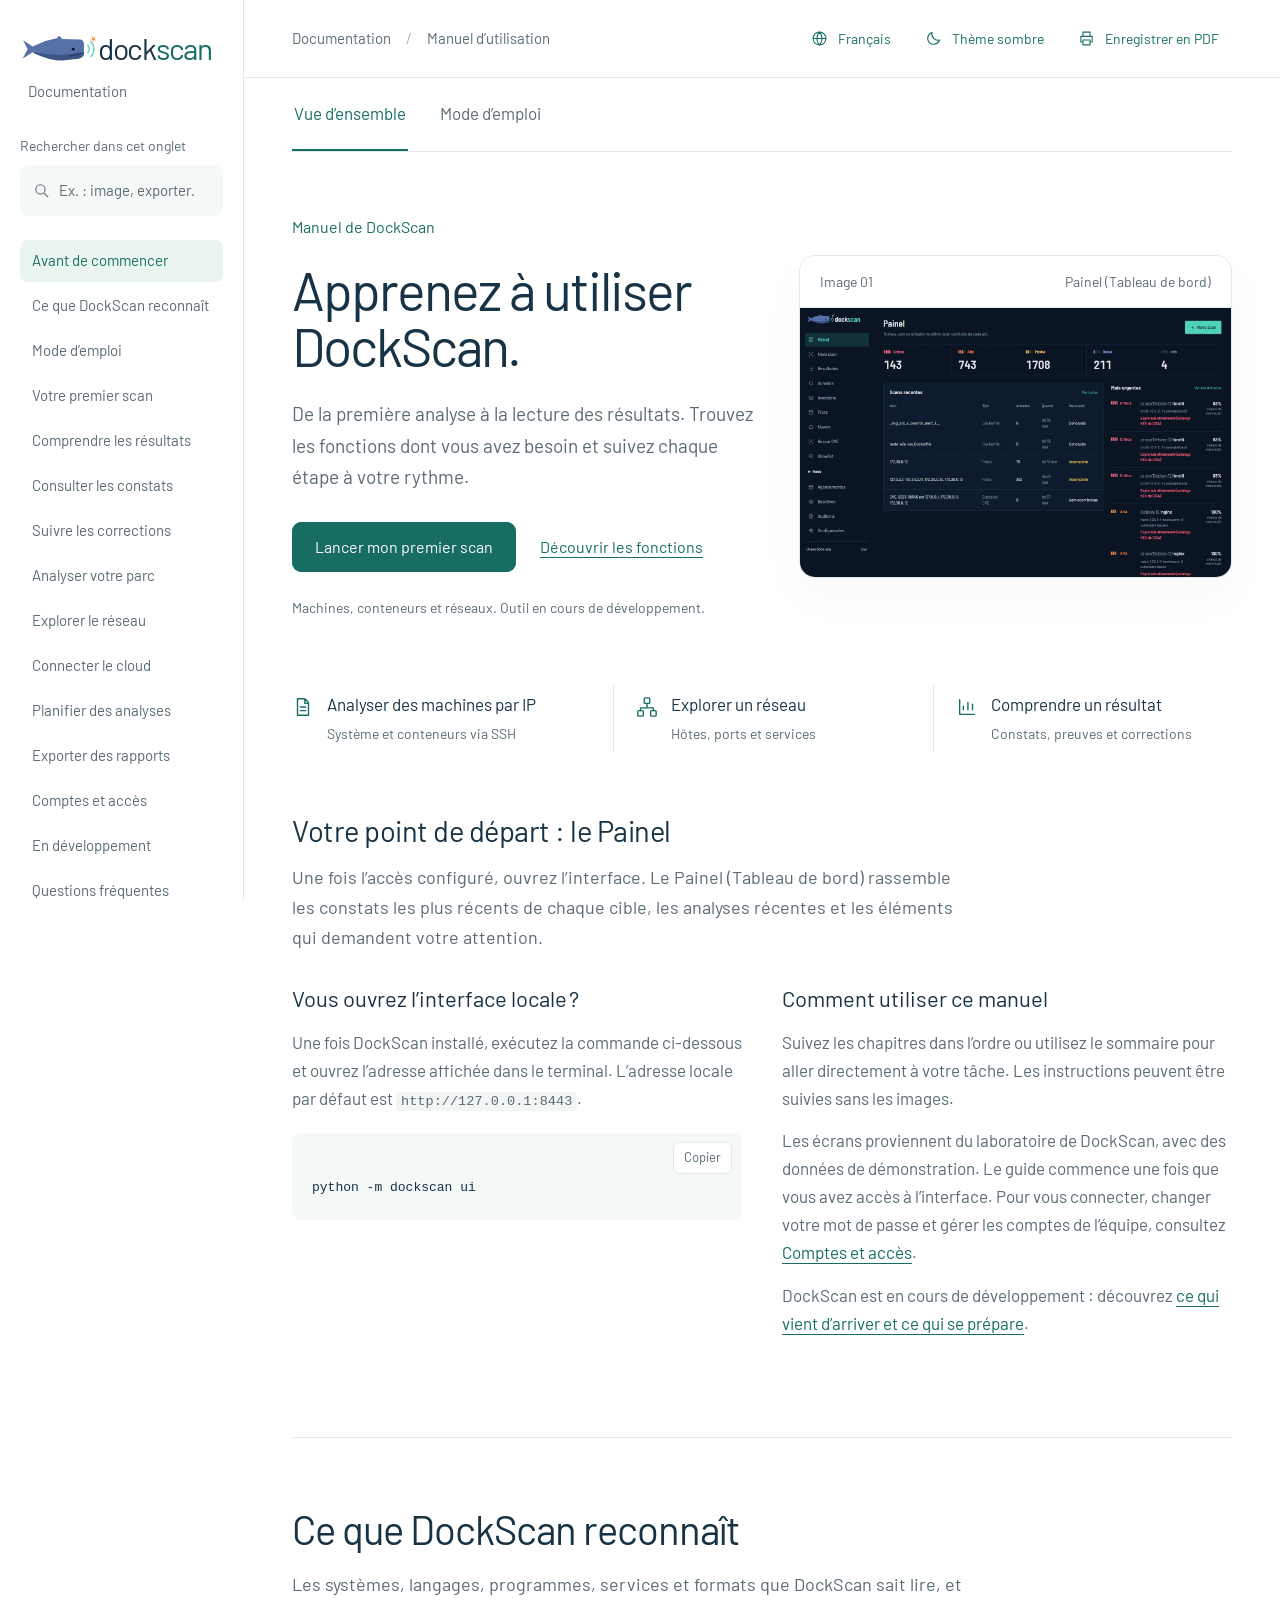
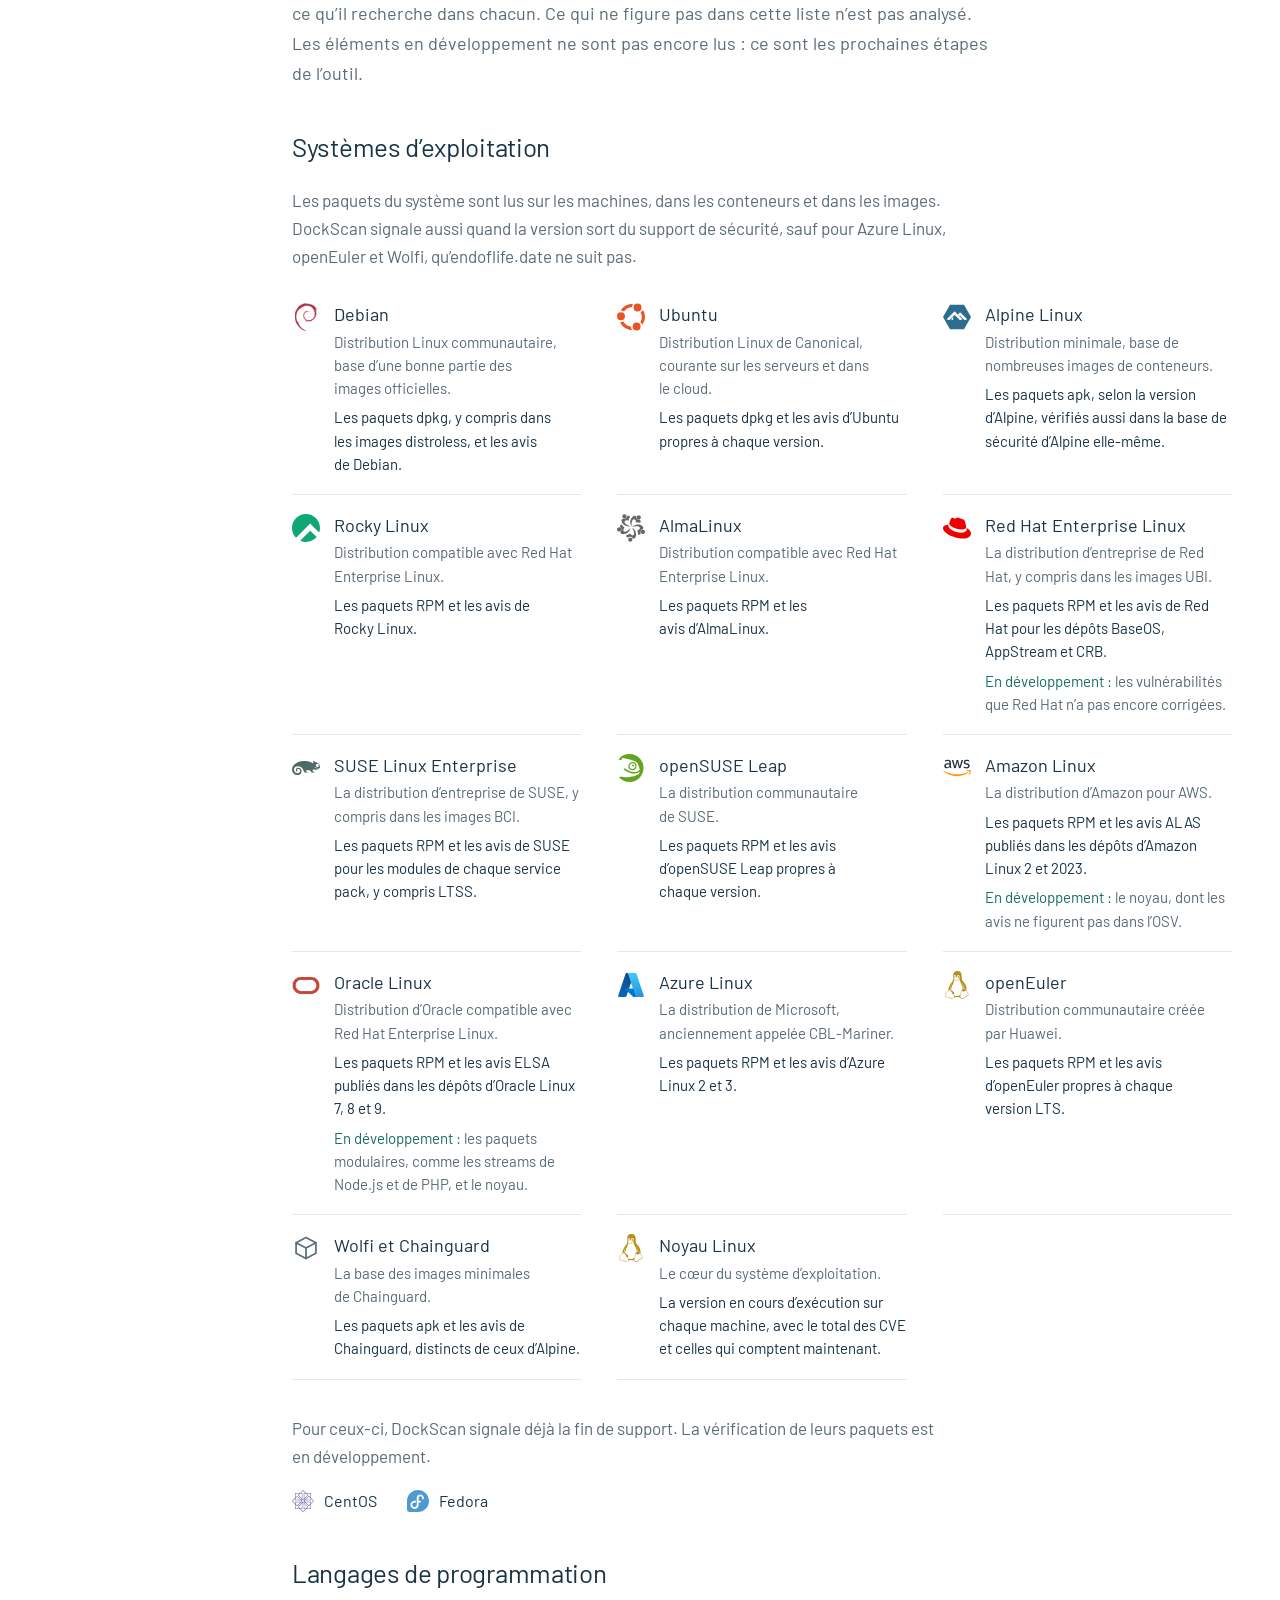
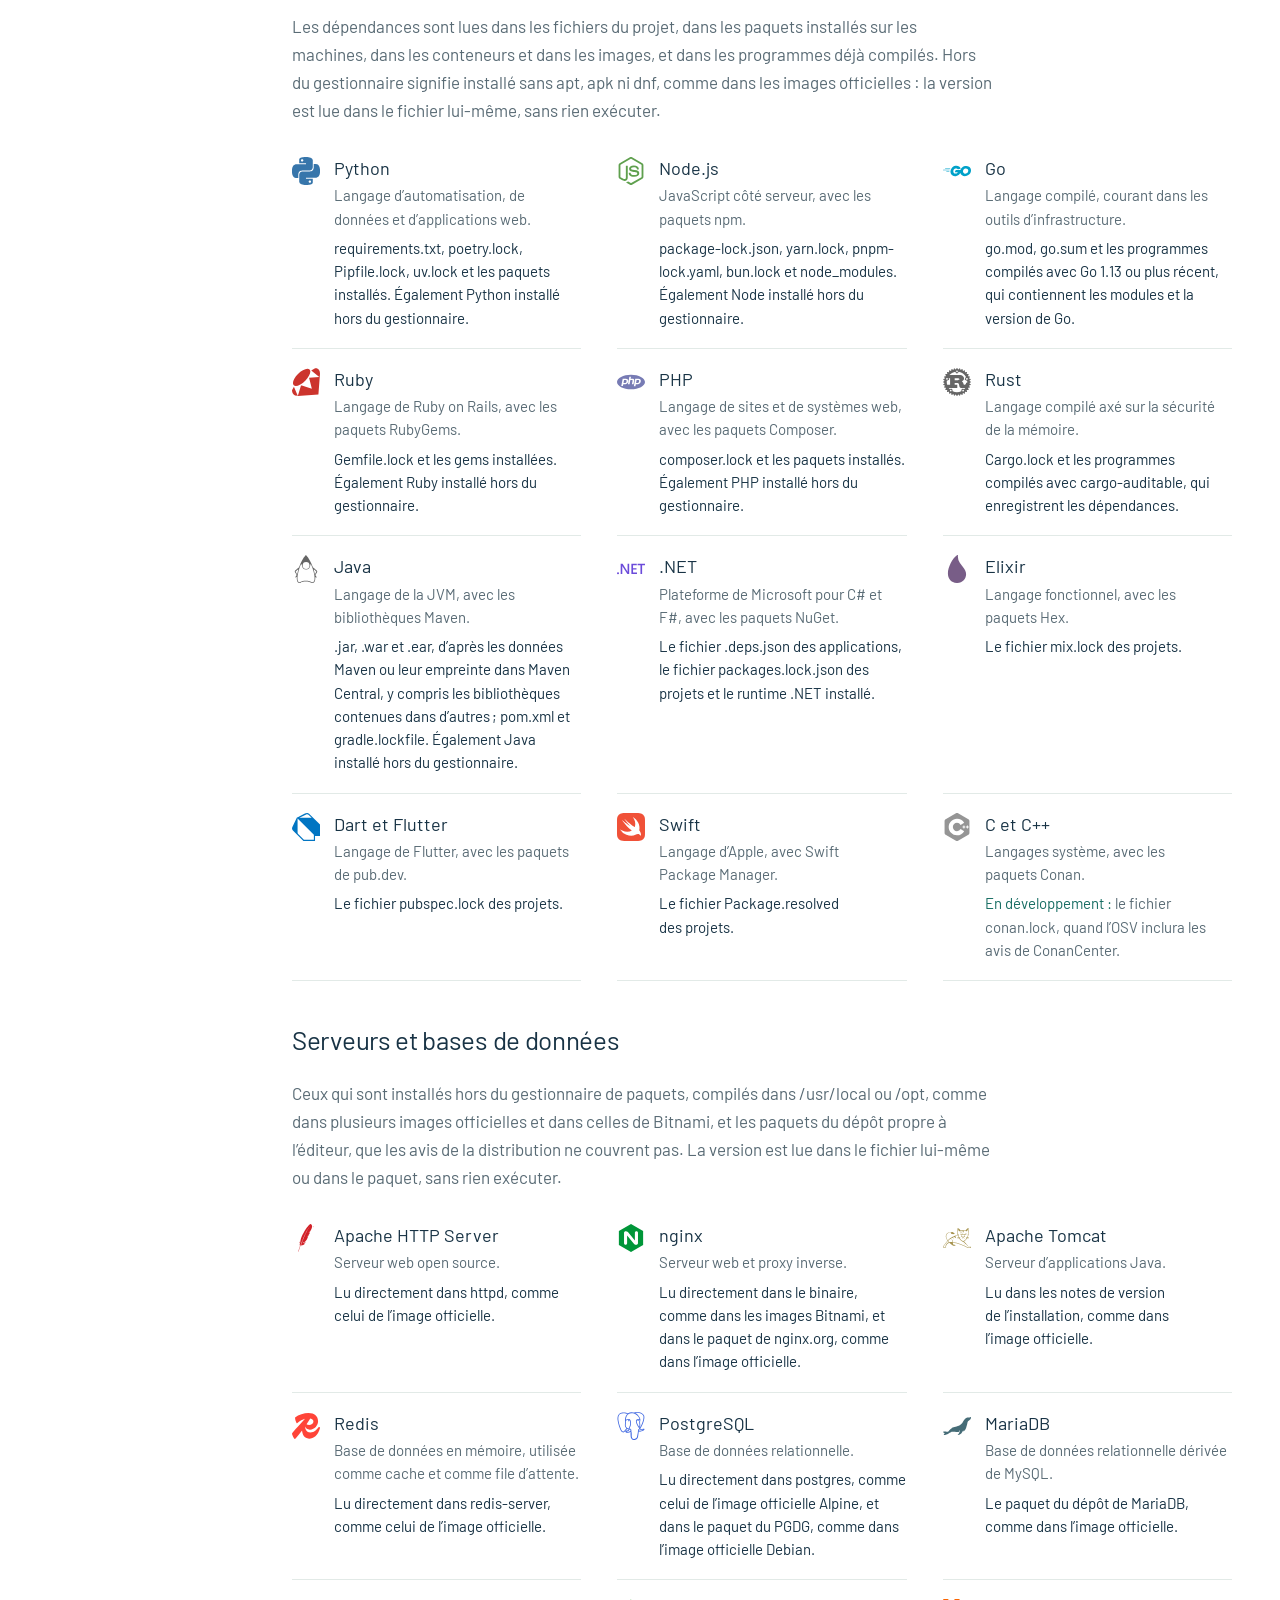
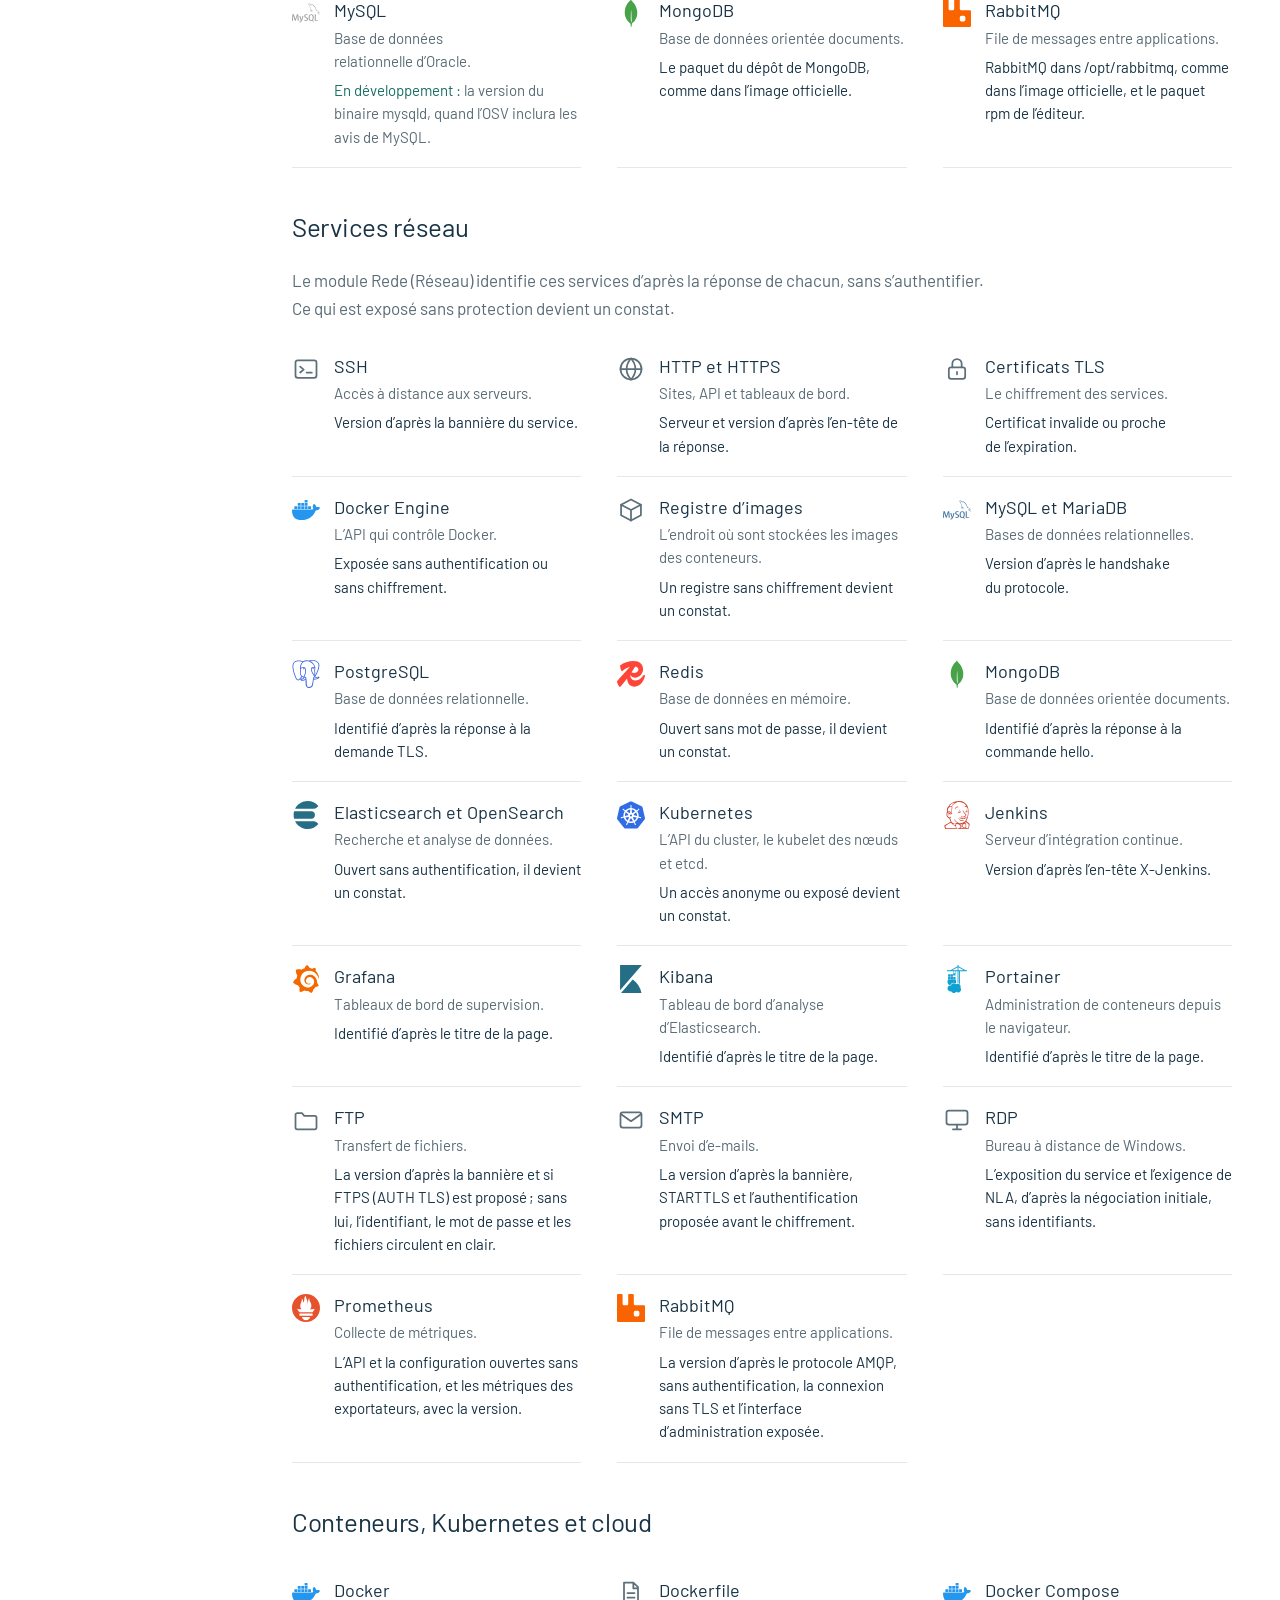
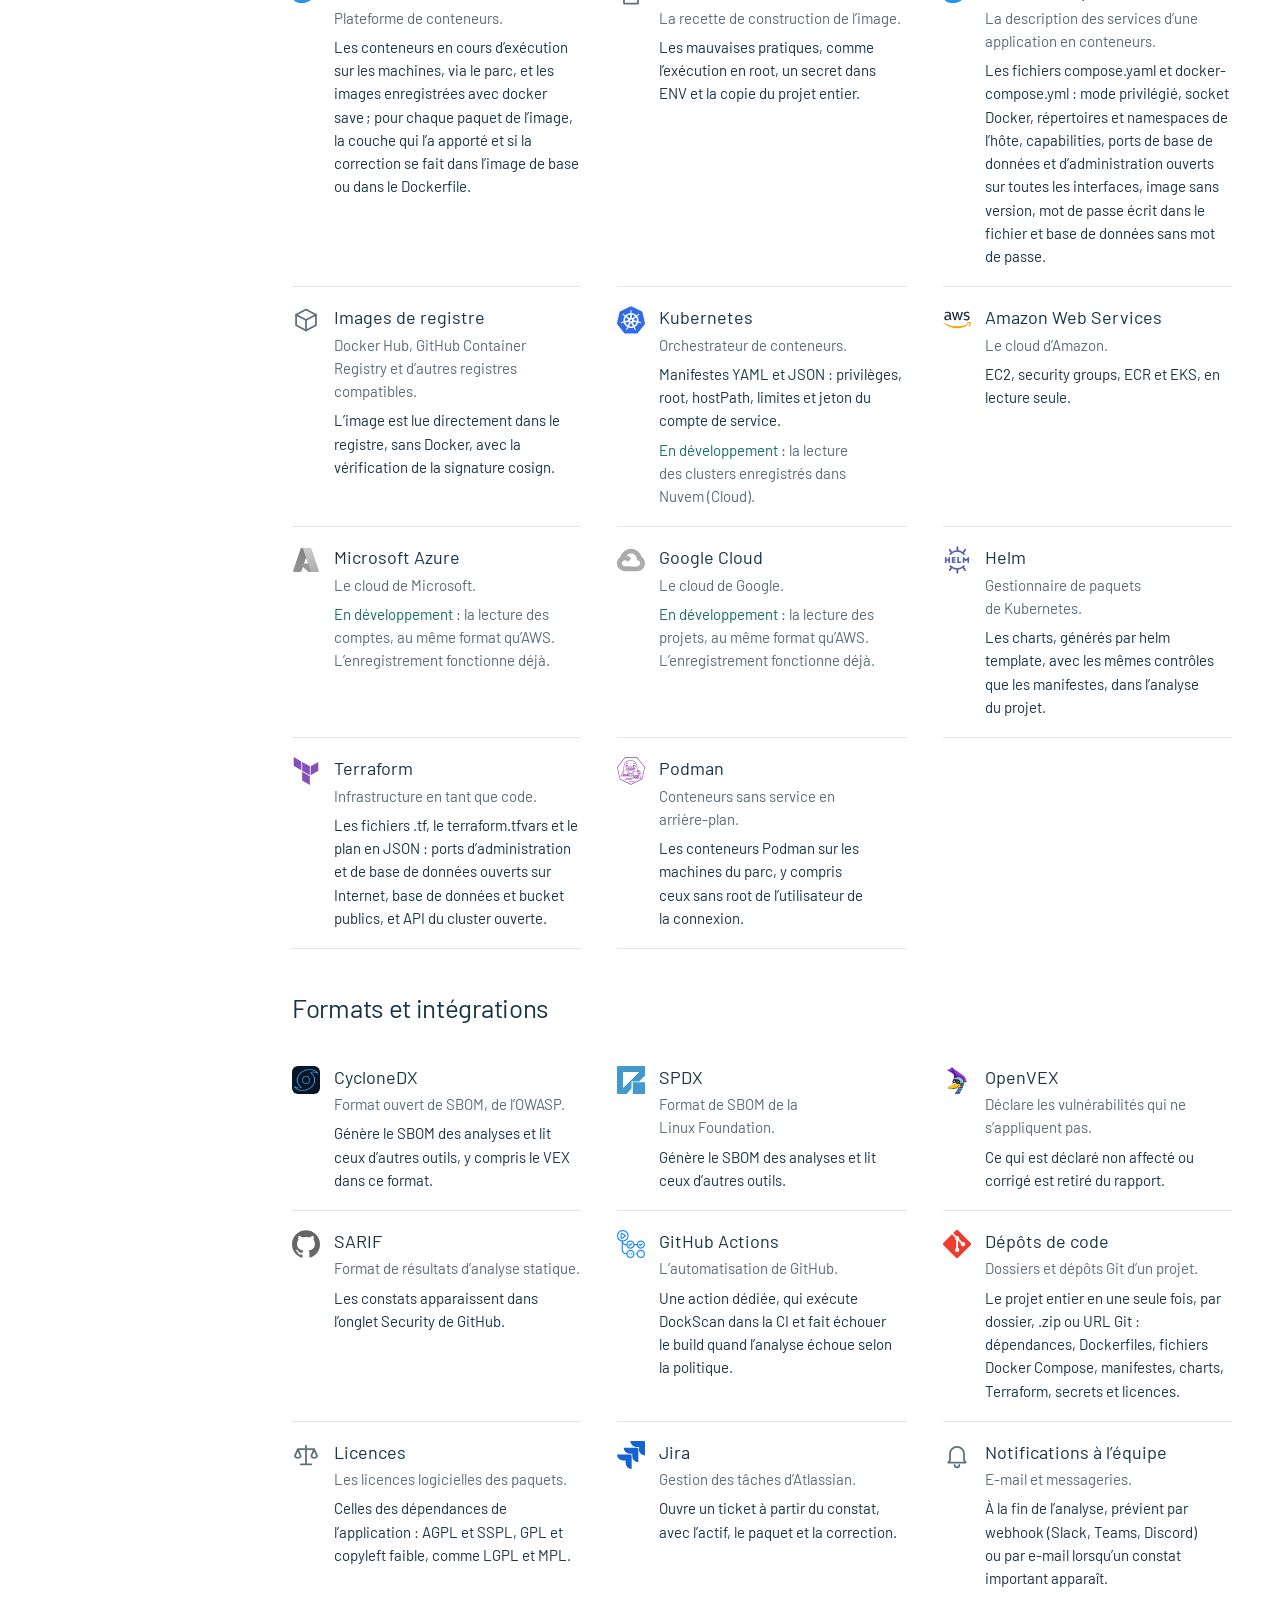
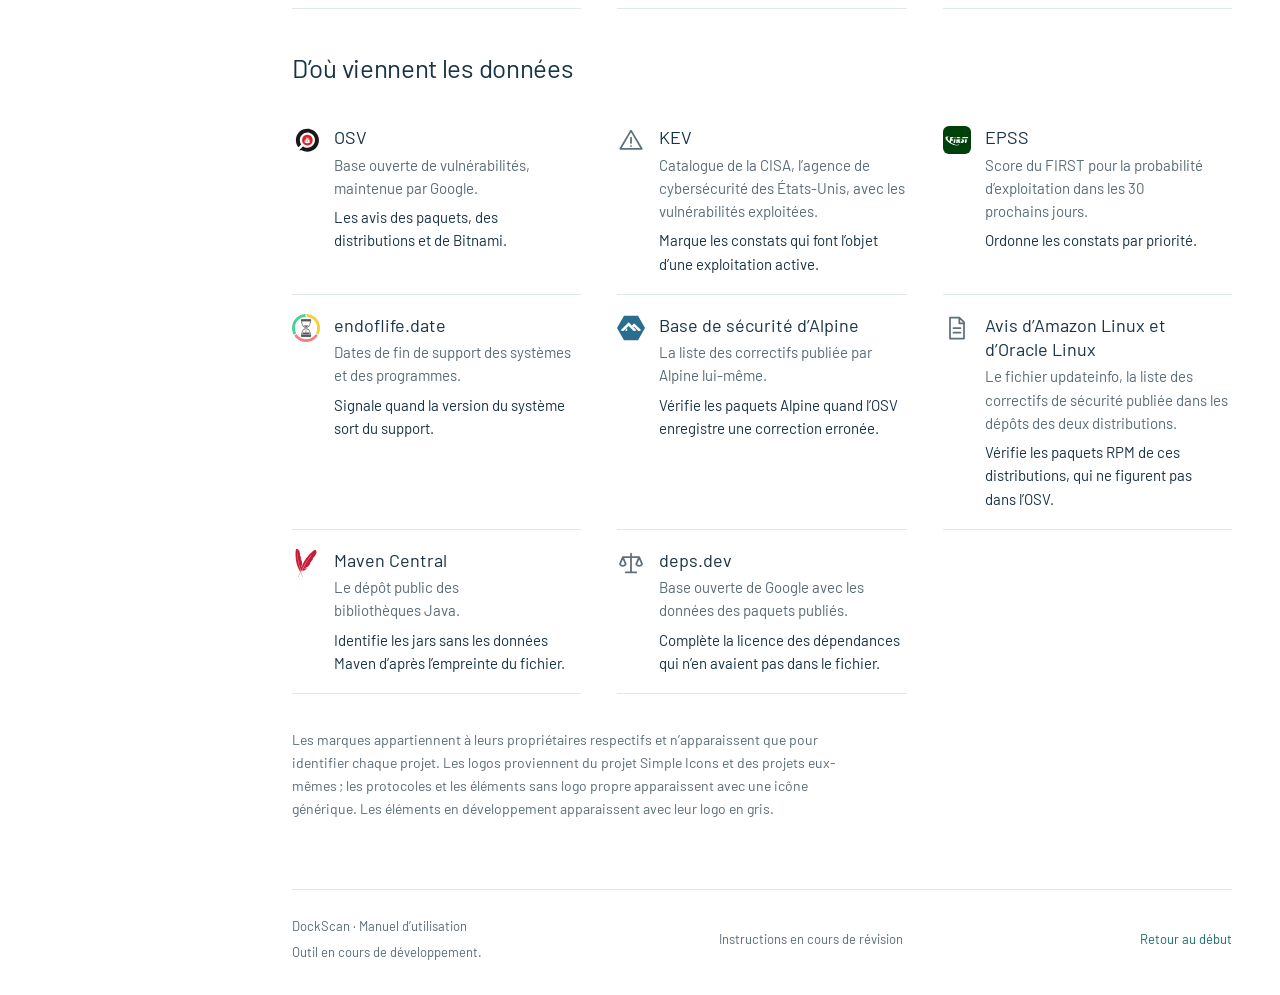
<file: fr/index.html>
<!doctype html>
<html lang="fr">
<head>
  <meta charset="utf-8">
  <meta name="viewport" content="width=device-width, initial-scale=1">
  <meta name="color-scheme" content="light">
  <meta name="theme-color" content="#ffffff">
  <script src="../tema.js"></script>
  <meta name="description" content="Manuel d’utilisation de DockScan. Apprenez à analyser des machines et des conteneurs par IP, à examiner des réseaux et à suivre les corrections.">
  <title>Manuel d’utilisation · DockScan</title>
  <link rel="alternate" hreflang="pt-BR" href="../index.html">
  <link rel="alternate" hreflang="en" href="../en/index.html">
  <link rel="alternate" hreflang="es" href="../es/index.html">
  <link rel="alternate" hreflang="fr" href="../fr/index.html">
  <link rel="alternate" hreflang="de" href="../de/index.html">
  <link rel="alternate" hreflang="ja" href="../ja/index.html">
  <link rel="icon" href="../assets/logo.svg" type="image/svg+xml">
  <link rel="preload" href="../assets/fonts/barlow-latin-400-normal.woff2" as="font" type="font/woff2" crossorigin>
  <link rel="stylesheet" href="../manual.css">
  <script src="../manual.js" defer></script>
</head>
<body>
  <a class="skip-link" href="#conteudo">Aller au contenu</a>
  <header class="mobile-header">
    <a class="brand" href="#inicio" aria-label="DockScan, accueil du manuel"><img src="../assets/logo.svg" alt="" width="66" height="30"><span>dock<span>scan</span></span></a>
    <button class="button" id="menu-toggle" type="button" aria-expanded="false" aria-controls="sidebar" hidden>Chapitres</button>
  </header>

  <aside class="sidebar" id="sidebar">
    <a class="brand" href="#inicio" aria-label="DockScan, accueil du manuel"><img src="../assets/logo.svg" alt="" width="80" height="36"><span>dock<span>scan</span></span></a>
    <p class="sidebar-label">Documentation</p>
    <div class="search" id="search-control" hidden>
      <label for="busca">Rechercher dans cet onglet</label>
      <div class="search-field"><svg viewBox="0 0 24 24" aria-hidden="true"><circle cx="10.5" cy="10.5" r="6.5"></circle><path d="m16 16 5 5"></path></svg><input id="busca" type="search" name="busca" placeholder="Ex. : image, exporter…" autocomplete="off"></div>
      <p id="busca-status" class="sr-only" role="status"></p>
    </div>
    <nav aria-label="Chapitres du manuel" id="chapters">
      <a href="#inicio" aria-current="location">Avant de commencer</a>
      <a href="#reconhece">Ce que DockScan reconnaît</a>
      <a href="#como-usar">Mode d’emploi</a>
      <a href="#primeiro-scan">Votre premier scan</a>
      <a href="#resultados">Comprendre les résultats</a>
      <a href="#achados">Consulter les constats</a>
      <a href="#comparacao">Suivre les corrections</a>
      <a href="#frota">Analyser votre parc</a>
      <a href="#rede">Explorer le réseau</a>
      <a href="#nuvem">Connecter le cloud</a>
      <a href="#agendamentos">Planifier des analyses</a>
      <a href="#relatorios">Exporter des rapports</a>
      <a href="#contas">Comptes et accès</a>
      <a href="#desenvolvimento">En développement</a>
      <a href="#ajuda">Questions fréquentes</a>
    </nav>
    <div class="sidebar-footer">Guide de l’interface web<p>Manuel d’utilisation</p><a href="#primeiro-scan">Ouvrir le pas-à-pas</a></div>
  </aside>

  <div class="page">
    <div class="topbar"><p>Documentation <span aria-hidden="true">/</span> Manuel d’utilisation</p><div class="topbar-actions"><details class="lang-menu"><summary class="button small"><svg viewBox="0 0 24 24" aria-hidden="true"><circle cx="12" cy="12" r="9"></circle><path d="M3 12h18M12 3c2.5 2.8 3.8 5.8 3.8 9s-1.3 6.2-3.8 9c-2.5-2.8-3.8-5.8-3.8-9S9.5 5.8 12 3Z"></path></svg><span class="sr-only">Langue: </span>Français</summary><ul><li><a href="../index.html" hreflang="pt-BR" lang="pt-BR" data-idioma>Português</a></li><li><a href="../en/index.html" hreflang="en" lang="en" data-idioma>English</a></li><li><a href="../es/index.html" hreflang="es" lang="es" data-idioma>Español</a></li><li><a href="../fr/index.html" hreflang="fr" lang="fr" data-idioma aria-current="page">Français</a></li><li><a href="../de/index.html" hreflang="de" lang="de" data-idioma>Deutsch</a></li><li><a href="../ja/index.html" hreflang="ja" lang="ja" data-idioma>日本語</a></li></ul></details><button class="button small theme-toggle" id="theme-toggle" type="button" aria-label="Thème sombre" aria-pressed="false" title="Activer le thème sombre" hidden><svg viewBox="0 0 24 24" aria-hidden="true"><path d="M20.5 14A8.5 8.5 0 0 1 10 3.5 8.5 8.5 0 1 0 20.5 14Z"></path></svg><span>Thème sombre</span></button><button class="button small" id="print-manual" type="button" hidden><svg viewBox="0 0 24 24" aria-hidden="true"><path d="M7 8V3h10v5M7 17H4V9h16v8h-3M7 14h10v7H7z"></path></svg>Enregistrer en PDF</button></div></div>
    <main id="conteudo" tabindex="-1">
      <nav class="manual-tabs" id="manual-tabs" aria-label="Sections du manuel">
        <a id="aba-visao-geral" href="#inicio" data-panel="painel-visao-geral">Vue d’ensemble</a>
        <a id="aba-como-usar" href="#como-usar" data-panel="painel-como-usar">Mode d’emploi</a>
      </nav>
      <p id="sem-resultados" class="empty-state" hidden>Aucune étape trouvée. Essayez « scan », « réseau », « parc » ou « rapport ». <button class="text-button" id="limpar-busca" type="button">Effacer la recherche</button></p>

      <div id="painel-visao-geral" data-manual-panel>
      <section id="inicio" class="chapter intro" aria-labelledby="titulo-inicio" data-keywords="começar painel acesso interface instalação abrir overview dashboard commencer démarrer tableau de bord accès installation ouvrir ensemble">
        <div class="hero">
          <div class="hero-copy">
            <p class="intro-label">Manuel de DockScan</p>
            <h1 id="titulo-inicio">Apprenez à utiliser<br>DockScan.</h1>
            <p class="lead">De la première analyse à la lecture des résultats. Trouvez les fonctions dont vous avez besoin et suivez chaque étape à votre rythme.</p>
            <div class="hero-actions"><a class="button primary" href="#primeiro-scan">Lancer mon premier scan</a><a class="text-link" href="#como-usar">Découvrir les fonctions</a></div>
            <p class="hero-note">Machines, conteneurs et réseaux. Outil en cours de développement.</p>
          </div>
          <div class="hero-preview">
        <figure class="screenshot-placeholder" id="print-painel" data-screenshot="painel.webp">
          <div class="placeholder-header"><span>Image 01</span><span>Painel (Tableau de bord)</span></div>
          <img src="../assets/prints/painel.webp" alt="Écran Painel (Tableau de bord) de DockScan avec le résumé par sévérité, les scans récents et les constats les plus urgents" width="1440" height="900" decoding="async">
          <figcaption>Repère pour cette étape : utilisez « Novo scan » (Nouveau scan) pour commencer, ou ouvrez une analyse dans « Scans recentes » (Scans récents).</figcaption>
        </figure>
          </div>
        </div>
        <div class="start-paths" aria-label="Choisissez votre point de départ">
          <a href="#primeiro-scan"><svg viewBox="0 0 24 24" aria-hidden="true"><path d="M6 3h8l4 4v14H6zM14 3v5h4M9 12h6m-6 4h6"></path></svg><span>Analyser des machines par IP<small>Système et conteneurs via SSH</small></span></a>
          <a href="#rede"><svg viewBox="0 0 24 24" aria-hidden="true"><rect x="9" y="2" width="6" height="6" rx="1"></rect><rect x="2" y="16" width="6" height="6" rx="1"></rect><rect x="16" y="16" width="6" height="6" rx="1"></rect><path d="M12 8v5M5 16v-3h14v3"></path></svg><span>Explorer un réseau<small>Hôtes, ports et services</small></span></a>
          <a href="#resultados"><svg viewBox="0 0 24 24" aria-hidden="true"><path d="M4 4v16h16M8 15v-4m5 4V7m5 8v-6"></path></svg><span>Comprendre un résultat<small>Constats, preuves et corrections</small></span></a>
        </div>
        <div class="overview-panel-note"><h2>Votre point de départ : le Painel</h2><p>Une fois l’accès configuré, ouvrez l’interface. Le Painel (Tableau de bord) rassemble les constats les plus récents de chaque cible, les analyses récentes et les éléments qui demandent votre attention.</p></div>
        <div class="two-columns notes"><div><h3>Vous ouvrez l’interface locale ?</h3><p>Une fois DockScan installé, exécutez la commande ci-dessous et ouvrez l’adresse affichée dans le terminal. L’adresse locale par défaut est <code>http://127.0.0.1:8443</code>.</p><div class="code-box"><pre><code>python -m dockscan ui</code></pre><button type="button" class="copy-button" data-copy hidden>Copier</button></div></div><div><h3>Comment utiliser ce manuel</h3><p>Suivez les chapitres dans l’ordre ou utilisez le sommaire pour aller directement à votre tâche. Les instructions peuvent être suivies sans les images.</p><p class="muted">Les écrans proviennent du laboratoire de DockScan, avec des données de démonstration. Le guide commence une fois que vous avez accès à l’interface. Pour vous connecter, changer votre mot de passe et gérer les comptes de l’équipe, consultez <a href="#contas">Comptes et accès</a>.</p><p class="muted">DockScan est en cours de développement : découvrez <a href="#desenvolvimento">ce qui vient d’arriver et ce qui se prépare</a>.</p></div></div>
      </section>

      <section id="reconhece" class="chapter" aria-labelledby="titulo-reconhece" data-keywords="compatibilité support prise en charge couverture systèmes distributions langages services formats debian ubuntu alpine rocky alma noyau kernel centos red hat oracle amazon fedora suse python node go ruby php rust java dotnet elixir dart flutter swift c++ conan pnpm uv bun gradle nginx apache tomcat redis postgresql mysql mariadb mongodb rabbitmq elasticsearch jenkins grafana kibana portainer prometheus ftp smtp rdp kubernetes helm terraform podman docker registre registry aws azure google cyclonedx spdx sarif vex licences jira notifications alertes osv kev epss fin de support en développement prochaines étapes azure linux mariner openeuler wolfi chainguard ubi bci compose">
        <header class="chapter-header"><div><h2 id="titulo-reconhece">Ce que DockScan reconnaît</h2><p>Les systèmes, langages, programmes, services et formats que DockScan sait lire, et ce qu’il recherche dans chacun. Ce qui ne figure pas dans cette liste n’est pas analysé. Les éléments en développement ne sont pas encore lus : ce sont les prochaines étapes de l’outil.</p></div></header>
        <h3 class="subheading">Systèmes d’exploitation</h3>
        <p class="support-lead">Les paquets du système sont lus sur les machines, dans les conteneurs et dans les images. DockScan signale aussi quand la version sort du support de sécurité, sauf pour Azure Linux, openEuler et Wolfi, qu’endoflife.date ne suit pas.</p>
        <ul class="support-list">
          <li><img src="../assets/logos/debian.svg" alt="" width="28" height="28" loading="lazy"><div><h4>Debian</h4><p>Distribution Linux communautaire, base d’une bonne partie des images officielles.</p><p class="support-read">Les paquets dpkg, y compris dans les images distroless, et les avis de Debian.</p></div></li>
          <li><img src="../assets/logos/ubuntu.svg" alt="" width="28" height="28" loading="lazy"><div><h4>Ubuntu</h4><p>Distribution Linux de Canonical, courante sur les serveurs et dans le cloud.</p><p class="support-read">Les paquets dpkg et les avis d’Ubuntu propres à chaque version.</p></div></li>
          <li><img src="../assets/logos/alpinelinux.svg" alt="" width="28" height="28" loading="lazy"><div><h4>Alpine Linux</h4><p>Distribution minimale, base de nombreuses images de conteneurs.</p><p class="support-read">Les paquets apk, selon la version d’Alpine, vérifiés aussi dans la base de sécurité d’Alpine elle-même.</p></div></li>
          <li><img src="../assets/logos/rockylinux.svg" alt="" width="28" height="28" loading="lazy"><div><h4>Rocky Linux</h4><p>Distribution compatible avec Red Hat Enterprise Linux.</p><p class="support-read">Les paquets RPM et les avis de Rocky Linux.</p></div></li>
          <li><img src="../assets/logos/almalinux.svg" alt="" width="28" height="28" loading="lazy"><div><h4>AlmaLinux</h4><p>Distribution compatible avec Red Hat Enterprise Linux.</p><p class="support-read">Les paquets RPM et les avis d’AlmaLinux.</p></div></li>
          <li><img src="../assets/logos/redhat.svg" alt="" width="28" height="28" loading="lazy"><div><h4>Red Hat Enterprise Linux</h4><p>La distribution d’entreprise de Red Hat, y compris dans les images UBI.</p><p class="support-read">Les paquets RPM et les avis de Red Hat pour les dépôts BaseOS, AppStream et CRB.</p><p class="support-next"><span>En développement :</span> les vulnérabilités que Red Hat n’a pas encore corrigées.</p></div></li>
          <li><img src="../assets/logos/suse.svg" alt="" width="28" height="28" loading="lazy"><div><h4>SUSE Linux Enterprise</h4><p>La distribution d’entreprise de SUSE, y compris dans les images BCI.</p><p class="support-read">Les paquets RPM et les avis de SUSE pour les modules de chaque service pack, y compris LTSS.</p></div></li>
          <li><img src="../assets/logos/opensuse.svg" alt="" width="28" height="28" loading="lazy"><div><h4>openSUSE Leap</h4><p>La distribution communautaire de SUSE.</p><p class="support-read">Les paquets RPM et les avis d’openSUSE Leap propres à chaque version.</p></div></li>
          <li><img class="logo-claro" src="../assets/logos/aws.svg" alt="" width="28" height="28" loading="lazy"><img class="logo-escuro" src="../assets/logos/aws-escuro.svg" alt="" width="28" height="28" loading="lazy"><div><h4>Amazon Linux</h4><p>La distribution d’Amazon pour AWS.</p><p class="support-read">Les paquets RPM et les avis ALAS publiés dans les dépôts d’Amazon Linux 2 et 2023.</p><p class="support-next"><span>En développement :</span> le noyau, dont les avis ne figurent pas dans l’OSV.</p></div></li>
          <li><img src="../assets/logos/oracle.png" alt="" width="28" height="28" loading="lazy"><div><h4>Oracle Linux</h4><p>Distribution d’Oracle compatible avec Red Hat Enterprise Linux.</p><p class="support-read">Les paquets RPM et les avis ELSA publiés dans les dépôts d’Oracle Linux 7, 8 et 9.</p><p class="support-next"><span>En développement :</span> les paquets modulaires, comme les streams de Node.js et de PHP, et le noyau.</p></div></li>
          <li><img src="../assets/logos/azure.svg" alt="" width="28" height="28" loading="lazy"><div><h4>Azure Linux</h4><p>La distribution de Microsoft, anciennement appelée CBL-Mariner.</p><p class="support-read">Les paquets RPM et les avis d’Azure Linux 2 et 3.</p></div></li>
          <li><img src="../assets/logos/linux.svg" alt="" width="28" height="28" loading="lazy"><div><h4>openEuler</h4><p>Distribution communautaire créée par Huawei.</p><p class="support-read">Les paquets RPM et les avis d’openEuler propres à chaque version LTS.</p></div></li>
          <li><img src="../assets/logos/caixa.svg" alt="" width="28" height="28" loading="lazy"><div><h4>Wolfi et Chainguard</h4><p>La base des images minimales de Chainguard.</p><p class="support-read">Les paquets apk et les avis de Chainguard, distincts de ceux d’Alpine.</p></div></li>
          <li><img src="../assets/logos/linux.svg" alt="" width="28" height="28" loading="lazy"><div><h4>Noyau Linux</h4><p>Le cœur du système d’exploitation.</p><p class="support-read">La version en cours d’exécution sur chaque machine, avec le total des CVE et celles qui comptent maintenant.</p></div></li>
        </ul>
        <p class="support-lead">Pour ceux-ci, DockScan signale déjà la fin de support. La vérification de leurs paquets est en développement.</p>
        <ul class="support-inline"><li><img src="../assets/logos/centos.svg" alt="" width="22" height="22" loading="lazy">CentOS</li><li><img src="../assets/logos/fedora.svg" alt="" width="22" height="22" loading="lazy">Fedora</li></ul>
        <h3 class="subheading">Langages de programmation</h3>
        <p class="support-lead">Les dépendances sont lues dans les fichiers du projet, dans les paquets installés sur les machines, dans les conteneurs et dans les images, et dans les programmes déjà compilés. Hors du gestionnaire signifie installé sans apt, apk ni dnf, comme dans les images officielles : la version est lue dans le fichier lui-même, sans rien exécuter.</p>
        <ul class="support-list">
          <li><img src="../assets/logos/python.svg" alt="" width="28" height="28" loading="lazy"><div><h4>Python</h4><p>Langage d’automatisation, de données et d’applications web.</p><p class="support-read">requirements.txt, poetry.lock, Pipfile.lock, uv.lock et les paquets installés. Également Python installé hors du gestionnaire.</p></div></li>
          <li><img src="../assets/logos/nodedotjs.svg" alt="" width="28" height="28" loading="lazy"><div><h4>Node.js</h4><p>JavaScript côté serveur, avec les paquets npm.</p><p class="support-read">package-lock.json, yarn.lock, pnpm-lock.yaml, bun.lock et node_modules. Également Node installé hors du gestionnaire.</p></div></li>
          <li><img src="../assets/logos/go.svg" alt="" width="28" height="28" loading="lazy"><div><h4>Go</h4><p>Langage compilé, courant dans les outils d’infrastructure.</p><p class="support-read">go.mod, go.sum et les programmes compilés avec Go 1.13 ou plus récent, qui contiennent les modules et la version de Go.</p></div></li>
          <li><img src="../assets/logos/ruby.svg" alt="" width="28" height="28" loading="lazy"><div><h4>Ruby</h4><p>Langage de Ruby on Rails, avec les paquets RubyGems.</p><p class="support-read">Gemfile.lock et les gems installées. Également Ruby installé hors du gestionnaire.</p></div></li>
          <li><img src="../assets/logos/php.svg" alt="" width="28" height="28" loading="lazy"><div><h4>PHP</h4><p>Langage de sites et de systèmes web, avec les paquets Composer.</p><p class="support-read">composer.lock et les paquets installés. Également PHP installé hors du gestionnaire.</p></div></li>
          <li><img src="../assets/logos/rust.svg" alt="" width="28" height="28" loading="lazy"><div><h4>Rust</h4><p>Langage compilé axé sur la sécurité de la mémoire.</p><p class="support-read">Cargo.lock et les programmes compilés avec cargo-auditable, qui enregistrent les dépendances.</p></div></li>
          <li><img src="../assets/logos/openjdk.svg" alt="" width="28" height="28" loading="lazy"><div><h4>Java</h4><p>Langage de la JVM, avec les bibliothèques Maven.</p><p class="support-read">.jar, .war et .ear, d’après les données Maven ou leur empreinte dans Maven Central, y compris les bibliothèques contenues dans d’autres ; pom.xml et gradle.lockfile. Également Java installé hors du gestionnaire.</p></div></li>
          <li><img src="../assets/logos/dotnet.svg" alt="" width="28" height="28" loading="lazy"><div><h4>.NET</h4><p>Plateforme de Microsoft pour C# et F#, avec les paquets NuGet.</p><p class="support-read">Le fichier .deps.json des applications, le fichier packages.lock.json des projets et le runtime .NET installé.</p></div></li>
          <li><img src="../assets/logos/elixir.svg" alt="" width="28" height="28" loading="lazy"><div><h4>Elixir</h4><p>Langage fonctionnel, avec les paquets Hex.</p><p class="support-read">Le fichier mix.lock des projets.</p></div></li>
          <li><img src="../assets/logos/dart.svg" alt="" width="28" height="28" loading="lazy"><div><h4>Dart et Flutter</h4><p>Langage de Flutter, avec les paquets de pub.dev.</p><p class="support-read">Le fichier pubspec.lock des projets.</p></div></li>
          <li><img src="../assets/logos/swift.svg" alt="" width="28" height="28" loading="lazy"><div><h4>Swift</h4><p>Langage d’Apple, avec Swift Package Manager.</p><p class="support-read">Le fichier Package.resolved des projets.</p></div></li>
          <li class="support-future"><img src="../assets/logos/cplusplus.svg" alt="" width="28" height="28" loading="lazy"><div><h4>C et C++</h4><p>Langages système, avec les paquets Conan.</p><p class="support-next"><span>En développement :</span> le fichier conan.lock, quand l’OSV inclura les avis de ConanCenter.</p></div></li>
        </ul>
        <h3 class="subheading">Serveurs et bases de données</h3>
        <p class="support-lead">Ceux qui sont installés hors du gestionnaire de paquets, compilés dans /usr/local ou /opt, comme dans plusieurs images officielles et dans celles de Bitnami, et les paquets du dépôt propre à l’éditeur, que les avis de la distribution ne couvrent pas. La version est lue dans le fichier lui-même ou dans le paquet, sans rien exécuter.</p>
        <ul class="support-list">
          <li><img src="../assets/logos/apache.svg" alt="" width="28" height="28" loading="lazy"><div><h4>Apache HTTP Server</h4><p>Serveur web open source.</p><p class="support-read">Lu directement dans httpd, comme celui de l’image officielle.</p></div></li>
          <li><img src="../assets/logos/nginx.svg" alt="" width="28" height="28" loading="lazy"><div><h4>nginx</h4><p>Serveur web et proxy inverse.</p><p class="support-read">Lu directement dans le binaire, comme dans les images Bitnami, et dans le paquet de nginx.org, comme dans l’image officielle.</p></div></li>
          <li><img src="../assets/logos/apachetomcat.svg" alt="" width="28" height="28" loading="lazy"><div><h4>Apache Tomcat</h4><p>Serveur d’applications Java.</p><p class="support-read">Lu dans les notes de version de l’installation, comme dans l’image officielle.</p></div></li>
          <li><img src="../assets/logos/redis.svg" alt="" width="28" height="28" loading="lazy"><div><h4>Redis</h4><p>Base de données en mémoire, utilisée comme cache et comme file d’attente.</p><p class="support-read">Lu directement dans redis-server, comme celui de l’image officielle.</p></div></li>
          <li><img src="../assets/logos/postgresql.svg" alt="" width="28" height="28" loading="lazy"><div><h4>PostgreSQL</h4><p>Base de données relationnelle.</p><p class="support-read">Lu directement dans postgres, comme celui de l’image officielle Alpine, et dans le paquet du PGDG, comme dans l’image officielle Debian.</p></div></li>
          <li><img src="../assets/logos/mariadb.svg" alt="" width="28" height="28" loading="lazy"><div><h4>MariaDB</h4><p>Base de données relationnelle dérivée de MySQL.</p><p class="support-read">Le paquet du dépôt de MariaDB, comme dans l’image officielle.</p></div></li>
          <li class="support-future"><img src="../assets/logos/mysql.svg" alt="" width="28" height="28" loading="lazy"><div><h4>MySQL</h4><p>Base de données relationnelle d’Oracle.</p><p class="support-next"><span>En développement :</span> la version du binaire mysqld, quand l’OSV inclura les avis de MySQL.</p></div></li>
          <li><img src="../assets/logos/mongodb.svg" alt="" width="28" height="28" loading="lazy"><div><h4>MongoDB</h4><p>Base de données orientée documents.</p><p class="support-read">Le paquet du dépôt de MongoDB, comme dans l’image officielle.</p></div></li>
          <li><img src="../assets/logos/rabbitmq.svg" alt="" width="28" height="28" loading="lazy"><div><h4>RabbitMQ</h4><p>File de messages entre applications.</p><p class="support-read">RabbitMQ dans /opt/rabbitmq, comme dans l’image officielle, et le paquet rpm de l’éditeur.</p></div></li>
        </ul>
        <h3 class="subheading">Services réseau</h3>
        <p class="support-lead">Le module Rede (Réseau) identifie ces services d’après la réponse de chacun, sans s’authentifier. Ce qui est exposé sans protection devient un constat.</p>
        <ul class="support-list">
          <li><img src="../assets/logos/terminal.svg" alt="" width="28" height="28" loading="lazy"><div><h4>SSH</h4><p>Accès à distance aux serveurs.</p><p class="support-read">Version d’après la bannière du service.</p></div></li>
          <li><img src="../assets/logos/globo.svg" alt="" width="28" height="28" loading="lazy"><div><h4>HTTP et HTTPS</h4><p>Sites, API et tableaux de bord.</p><p class="support-read">Serveur et version d’après l’en-tête de la réponse.</p></div></li>
          <li><img src="../assets/logos/cadeado.svg" alt="" width="28" height="28" loading="lazy"><div><h4>Certificats TLS</h4><p>Le chiffrement des services.</p><p class="support-read">Certificat invalide ou proche de l’expiration.</p></div></li>
          <li><img src="../assets/logos/docker.svg" alt="" width="28" height="28" loading="lazy"><div><h4>Docker Engine</h4><p>L’API qui contrôle Docker.</p><p class="support-read">Exposée sans authentification ou sans chiffrement.</p></div></li>
          <li><img src="../assets/logos/caixa.svg" alt="" width="28" height="28" loading="lazy"><div><h4>Registre d’images</h4><p>L’endroit où sont stockées les images des conteneurs.</p><p class="support-read">Un registre sans chiffrement devient un constat.</p></div></li>
          <li><img src="../assets/logos/mysql.svg" alt="" width="28" height="28" loading="lazy"><div><h4>MySQL et MariaDB</h4><p>Bases de données relationnelles.</p><p class="support-read">Version d’après le handshake du protocole.</p></div></li>
          <li><img src="../assets/logos/postgresql.svg" alt="" width="28" height="28" loading="lazy"><div><h4>PostgreSQL</h4><p>Base de données relationnelle.</p><p class="support-read">Identifié d’après la réponse à la demande TLS.</p></div></li>
          <li><img src="../assets/logos/redis.svg" alt="" width="28" height="28" loading="lazy"><div><h4>Redis</h4><p>Base de données en mémoire.</p><p class="support-read">Ouvert sans mot de passe, il devient un constat.</p></div></li>
          <li><img src="../assets/logos/mongodb.svg" alt="" width="28" height="28" loading="lazy"><div><h4>MongoDB</h4><p>Base de données orientée documents.</p><p class="support-read">Identifié d’après la réponse à la commande hello.</p></div></li>
          <li><img src="../assets/logos/elasticsearch.svg" alt="" width="28" height="28" loading="lazy"><div><h4>Elasticsearch et OpenSearch</h4><p>Recherche et analyse de données.</p><p class="support-read">Ouvert sans authentification, il devient un constat.</p></div></li>
          <li><img src="../assets/logos/kubernetes.svg" alt="" width="28" height="28" loading="lazy"><div><h4>Kubernetes</h4><p>L’API du cluster, le kubelet des nœuds et etcd.</p><p class="support-read">Un accès anonyme ou exposé devient un constat.</p></div></li>
          <li><img src="../assets/logos/jenkins.svg" alt="" width="28" height="28" loading="lazy"><div><h4>Jenkins</h4><p>Serveur d’intégration continue.</p><p class="support-read">Version d’après l’en-tête X-Jenkins.</p></div></li>
          <li><img src="../assets/logos/grafana.svg" alt="" width="28" height="28" loading="lazy"><div><h4>Grafana</h4><p>Tableaux de bord de supervision.</p><p class="support-read">Identifié d’après le titre de la page.</p></div></li>
          <li><img src="../assets/logos/kibana.svg" alt="" width="28" height="28" loading="lazy"><div><h4>Kibana</h4><p>Tableau de bord d’analyse d’Elasticsearch.</p><p class="support-read">Identifié d’après le titre de la page.</p></div></li>
          <li><img src="../assets/logos/portainer.svg" alt="" width="28" height="28" loading="lazy"><div><h4>Portainer</h4><p>Administration de conteneurs depuis le navigateur.</p><p class="support-read">Identifié d’après le titre de la page.</p></div></li>
          <li><img src="../assets/logos/pasta.svg" alt="" width="28" height="28" loading="lazy"><div><h4>FTP</h4><p>Transfert de fichiers.</p><p class="support-read">La version d’après la bannière et si FTPS (AUTH TLS) est proposé ; sans lui, l’identifiant, le mot de passe et les fichiers circulent en clair.</p></div></li>
          <li><img src="../assets/logos/envelope.svg" alt="" width="28" height="28" loading="lazy"><div><h4>SMTP</h4><p>Envoi d’e-mails.</p><p class="support-read">La version d’après la bannière, STARTTLS et l’authentification proposée avant le chiffrement.</p></div></li>
          <li><img src="../assets/logos/monitor.svg" alt="" width="28" height="28" loading="lazy"><div><h4>RDP</h4><p>Bureau à distance de Windows.</p><p class="support-read">L’exposition du service et l’exigence de NLA, d’après la négociation initiale, sans identifiants.</p></div></li>
          <li><img src="../assets/logos/prometheus.svg" alt="" width="28" height="28" loading="lazy"><div><h4>Prometheus</h4><p>Collecte de métriques.</p><p class="support-read">L’API et la configuration ouvertes sans authentification, et les métriques des exportateurs, avec la version.</p></div></li>
          <li><img src="../assets/logos/rabbitmq.svg" alt="" width="28" height="28" loading="lazy"><div><h4>RabbitMQ</h4><p>File de messages entre applications.</p><p class="support-read">La version d’après le protocole AMQP, sans authentification, la connexion sans TLS et l’interface d’administration exposée.</p></div></li>
        </ul>
        <h3 class="subheading">Conteneurs, Kubernetes et cloud</h3>
        <ul class="support-list">
          <li><img src="../assets/logos/docker.svg" alt="" width="28" height="28" loading="lazy"><div><h4>Docker</h4><p>Plateforme de conteneurs.</p><p class="support-read">Les conteneurs en cours d’exécution sur les machines, via le parc, et les images enregistrées avec docker save ; pour chaque paquet de l’image, la couche qui l’a apporté et si la correction se fait dans l’image de base ou dans le Dockerfile.</p></div></li>
          <li><img src="../assets/logos/documento.svg" alt="" width="28" height="28" loading="lazy"><div><h4>Dockerfile</h4><p>La recette de construction de l’image.</p><p class="support-read">Les mauvaises pratiques, comme l’exécution en root, un secret dans ENV et la copie du projet entier.</p></div></li>
          <li><img src="../assets/logos/docker.svg" alt="" width="28" height="28" loading="lazy"><div><h4>Docker Compose</h4><p>La description des services d’une application en conteneurs.</p><p class="support-read">Les fichiers compose.yaml et docker-compose.yml : mode privilégié, socket Docker, répertoires et namespaces de l’hôte, capabilities, ports de base de données et d’administration ouverts sur toutes les interfaces, image sans version, mot de passe écrit dans le fichier et base de données sans mot de passe.</p></div></li>
          <li><img src="../assets/logos/caixa.svg" alt="" width="28" height="28" loading="lazy"><div><h4>Images de registre</h4><p>Docker Hub, GitHub Container Registry et d’autres registres compatibles.</p><p class="support-read">L’image est lue directement dans le registre, sans Docker, avec la vérification de la signature cosign.</p></div></li>
          <li><img src="../assets/logos/kubernetes.svg" alt="" width="28" height="28" loading="lazy"><div><h4>Kubernetes</h4><p>Orchestrateur de conteneurs.</p><p class="support-read">Manifestes YAML et JSON : privilèges, root, hostPath, limites et jeton du compte de service.</p><p class="support-next"><span>En développement :</span> la lecture des clusters enregistrés dans Nuvem (Cloud).</p></div></li>
          <li><img class="logo-claro" src="../assets/logos/aws.svg" alt="" width="28" height="28" loading="lazy"><img class="logo-escuro" src="../assets/logos/aws-escuro.svg" alt="" width="28" height="28" loading="lazy"><div><h4>Amazon Web Services</h4><p>Le cloud d’Amazon.</p><p class="support-read">EC2, security groups, ECR et EKS, en lecture seule.</p></div></li>
          <li class="support-future"><img src="../assets/logos/azure.svg" alt="" width="28" height="28" loading="lazy"><div><h4>Microsoft Azure</h4><p>Le cloud de Microsoft.</p><p class="support-next"><span>En développement :</span> la lecture des comptes, au même format qu’AWS. L’enregistrement fonctionne déjà.</p></div></li>
          <li class="support-future"><img src="../assets/logos/googlecloud.svg" alt="" width="28" height="28" loading="lazy"><div><h4>Google Cloud</h4><p>Le cloud de Google.</p><p class="support-next"><span>En développement :</span> la lecture des projets, au même format qu’AWS. L’enregistrement fonctionne déjà.</p></div></li>
          <li><img src="../assets/logos/helm.svg" alt="" width="28" height="28" loading="lazy"><div><h4>Helm</h4><p>Gestionnaire de paquets de Kubernetes.</p><p class="support-read">Les charts, générés par helm template, avec les mêmes contrôles que les manifestes, dans l’analyse du projet.</p></div></li>
          <li><img src="../assets/logos/terraform.svg" alt="" width="28" height="28" loading="lazy"><div><h4>Terraform</h4><p>Infrastructure en tant que code.</p><p class="support-read">Les fichiers .tf, le terraform.tfvars et le plan en JSON : ports d’administration et de base de données ouverts sur Internet, base de données et bucket publics, et API du cluster ouverte.</p></div></li>
          <li><img src="../assets/logos/podman.svg" alt="" width="28" height="28" loading="lazy"><div><h4>Podman</h4><p>Conteneurs sans service en arrière-plan.</p><p class="support-read">Les conteneurs Podman sur les machines du parc, y compris ceux sans root de l’utilisateur de la connexion.</p></div></li>
        </ul>
        <h3 class="subheading">Formats et intégrations</h3>
        <ul class="support-list">
          <li><img src="../assets/logos/cyclonedx.png" alt="" width="28" height="28" loading="lazy"><div><h4>CycloneDX</h4><p>Format ouvert de SBOM, de l’OWASP.</p><p class="support-read">Génère le SBOM des analyses et lit ceux d’autres outils, y compris le VEX dans ce format.</p></div></li>
          <li><img src="../assets/logos/spdx.svg" alt="" width="28" height="28" loading="lazy"><div><h4>SPDX</h4><p>Format de SBOM de la Linux Foundation.</p><p class="support-read">Génère le SBOM des analyses et lit ceux d’autres outils.</p></div></li>
          <li><img src="../assets/logos/openvex.png" alt="" width="28" height="28" loading="lazy"><div><h4>OpenVEX</h4><p>Déclare les vulnérabilités qui ne s’appliquent pas.</p><p class="support-read">Ce qui est déclaré non affecté ou corrigé est retiré du rapport.</p></div></li>
          <li><img src="../assets/logos/github.svg" alt="" width="28" height="28" loading="lazy"><div><h4>SARIF</h4><p>Format de résultats d’analyse statique.</p><p class="support-read">Les constats apparaissent dans l’onglet Security de GitHub.</p></div></li>
          <li><img src="../assets/logos/githubactions.svg" alt="" width="28" height="28" loading="lazy"><div><h4>GitHub Actions</h4><p>L’automatisation de GitHub.</p><p class="support-read">Une action dédiée, qui exécute DockScan dans la CI et fait échouer le build quand l’analyse échoue selon la politique.</p></div></li>
          <li><img src="../assets/logos/git.svg" alt="" width="28" height="28" loading="lazy"><div><h4>Dépôts de code</h4><p>Dossiers et dépôts Git d’un projet.</p><p class="support-read">Le projet entier en une seule fois, par dossier, .zip ou URL Git : dépendances, Dockerfiles, fichiers Docker Compose, manifestes, charts, Terraform, secrets et licences.</p></div></li>
          <li><img src="../assets/logos/balanca.svg" alt="" width="28" height="28" loading="lazy"><div><h4>Licences</h4><p>Les licences logicielles des paquets.</p><p class="support-read">Celles des dépendances de l’application : AGPL et SSPL, GPL et copyleft faible, comme LGPL et MPL.</p></div></li>
          <li><img src="../assets/logos/jira.svg" alt="" width="28" height="28" loading="lazy"><div><h4>Jira</h4><p>Gestion des tâches d’Atlassian.</p><p class="support-read">Ouvre un ticket à partir du constat, avec l’actif, le paquet et la correction.</p></div></li>
          <li><img src="../assets/logos/sino.svg" alt="" width="28" height="28" loading="lazy"><div><h4>Notifications à l’équipe</h4><p>E-mail et messageries.</p><p class="support-read">À la fin de l’analyse, prévient par webhook (Slack, Teams, Discord) ou par e-mail lorsqu’un constat important apparaît.</p></div></li>
        </ul>
        <h3 class="subheading">D’où viennent les données</h3>
        <ul class="support-list">
          <li><img class="logo-claro" src="../assets/logos/osv.svg" alt="" width="28" height="28" loading="lazy"><img class="logo-escuro" src="../assets/logos/osv-escuro.svg" alt="" width="28" height="28" loading="lazy"><div><h4>OSV</h4><p>Base ouverte de vulnérabilités, maintenue par Google.</p><p class="support-read">Les avis des paquets, des distributions et de Bitnami.</p></div></li>
          <li><img src="../assets/logos/alerta.svg" alt="" width="28" height="28" loading="lazy"><div><h4>KEV</h4><p>Catalogue de la CISA, l’agence de cybersécurité des États-Unis, avec les vulnérabilités exploitées.</p><p class="support-read">Marque les constats qui font l’objet d’une exploitation active.</p></div></li>
          <li><img src="../assets/logos/first.jpg" alt="" width="28" height="28" loading="lazy"><div><h4>EPSS</h4><p>Score du FIRST pour la probabilité d’exploitation dans les 30 prochains jours.</p><p class="support-read">Ordonne les constats par priorité.</p></div></li>
          <li><img src="../assets/logos/endoflife.png" alt="" width="28" height="28" loading="lazy"><div><h4>endoflife.date</h4><p>Dates de fin de support des systèmes et des programmes.</p><p class="support-read">Signale quand la version du système sort du support.</p></div></li>
          <li><img src="../assets/logos/alpinelinux.svg" alt="" width="28" height="28" loading="lazy"><div><h4>Base de sécurité d’Alpine</h4><p>La liste des correctifs publiée par Alpine lui-même.</p><p class="support-read">Vérifie les paquets Alpine quand l’OSV enregistre une correction erronée.</p></div></li>
          <li><img src="../assets/logos/documento.svg" alt="" width="28" height="28" loading="lazy"><div><h4>Avis d’Amazon Linux et d’Oracle Linux</h4><p>Le fichier updateinfo, la liste des correctifs de sécurité publiée dans les dépôts des deux distributions.</p><p class="support-read">Vérifie les paquets RPM de ces distributions, qui ne figurent pas dans l’OSV.</p></div></li>
          <li><img src="../assets/logos/apachemaven.svg" alt="" width="28" height="28" loading="lazy"><div><h4>Maven Central</h4><p>Le dépôt public des bibliothèques Java.</p><p class="support-read">Identifie les jars sans les données Maven d’après l’empreinte du fichier.</p></div></li>
          <li><img src="../assets/logos/balanca.svg" alt="" width="28" height="28" loading="lazy"><div><h4>deps.dev</h4><p>Base ouverte de Google avec les données des paquets publiés.</p><p class="support-read">Complète la licence des dépendances qui n’en avaient pas dans le fichier.</p></div></li>
        </ul>
        <p class="muted support-note">Les marques appartiennent à leurs propriétaires respectifs et n’apparaissent que pour identifier chaque projet. Les logos proviennent du projet Simple Icons et des projets eux-mêmes ; les protocoles et les éléments sans logo propre apparaissent avec une icône générique. Les éléments en développement apparaissent avec leur logo en gris.</p>
      </section>

      </div>
      <div id="painel-como-usar" data-manual-panel>
      <section id="como-usar" class="chapter usage-guide" aria-labelledby="titulo-como-usar" data-keywords="tutorial como usar funções recursos menu botões passo a passo auditoria configurações allowlist baselines rede achados nuvem perfis tutoriel utilisation emploi fonctions fonctionnalités boutons pas audit paramètres réseau constats cloud profils">
        <header class="chapter-header"><div><h2 id="titulo-como-usar">Mode d’emploi</h2><p>Découvrez le déroulement d’une analyse et le rôle de chaque fonction de l’interface. Les chapitres suivants détaillent les étapes, avec l’écran correspondant à chacune.</p></div></header>
        <h3 class="subheading">Le parcours complet, pas à pas</h3>
        <ol class="steps">
          <li><div><h3>Choisissez la cible</h3><p>Ouvrez <a href="#primeiro-scan">Novo scan</a> (Nouveau scan) pour saisir les adresses IP des machines. Pour les IP, les ports et les services, suivez le <a href="#rede">tutoriel réseau</a>.</p></div></li>
          <li><div><h3>Renseignez l’entrée et la politique</h3><p>Saisissez les adresses IP et configurez l’accès SSH dans Frota (Parc). Définissez la sévérité qui doit faire échouer le scan et indiquez si vous voulez comparer avec une analyse précédente.</p></div></li>
          <li><div><h3>Lancez et suivez</h3><p>Cliquez sur « Iniciar varredura por IP » (Lancer le scan par IP) ou, pour le réseau, sur « Iniciar varredura » (Lancer le scan). Attendez la fin et vérifiez les messages d’erreur et les avertissements de couverture.</p></div></li>
          <li><div><h3>Examinez les constats</h3><p>Dans <a href="#resultados">Resultados</a> (Résultats), filtrez les éléments et lisez l’emplacement, les détails et la recommandation. Les états « Passou » (Réussi) et « Falhou » (Échoué) se rapportent à la politique configurée.</p></div></li>
          <li><div><h3>Corrigez et relancez l’analyse</h3><p>Modifiez la cible et lancez un autre scan compatible. Utilisez <a href="#comparacao">Comparar scans</a> (Comparer les scans) pour repérer les éléments nouveaux, persistants et ceux qui ne sont plus signalés.</p></div></li>
          <li><div><h3>Conservez le résultat et créez une routine</h3><p><a href="#relatorios">Exportez le rapport</a> au format voulu. Pour répéter l’analyse, configurez une <a href="#agendamentos">planification</a>.</p></div></li>
        </ol>

        <h3 class="subheading">Ce que fait chaque fonction du menu</h3>
        <div class="function-list">
          <details class="function-item"><summary>Painel (Tableau de bord)<svg viewBox="0 0 24 24" aria-hidden="true"><path d="m9 5 7 7-7 7"></path></svg></summary><div><p>Affiche les constats les plus récents par cible, les scans récents et les éléments urgents.</p><p class="function-instruction">Consultez le résumé et ouvrez une analyse dans « Scans recentes » (Scans récents). Cliquez sur le nombre d’une sévérité, ou sur « Ver em Achados » (Voir dans Constats), pour ouvrir ces constats déjà filtrés. <a href="#inicio">Voir les indications</a>.</p></div></details>
          <details class="function-item"><summary>Novo scan (Nouveau scan)<svg viewBox="0 0 24 24" aria-hidden="true"><path d="m9 5 7 7-7 7"></path></svg></summary><div><p>Analyse le système et les conteneurs des machines sélectionnées par IP.</p><p class="function-instruction">Saisissez les adresses IP, vérifiez la politique et lancez le scan. <a href="#primeiro-scan">Voir les étapes</a>.</p></div></details>
          <details class="function-item"><summary>Resultados (Résultats)<svg viewBox="0 0 24 24" aria-hidden="true"><path d="m9 5 7 7-7 7"></path></svg></summary><div><p>Conserve l’historique et permet d’examiner les constats de chaque analyse.</p><p class="function-instruction">Repérez le scan, ouvrez le résultat, appliquez des filtres et lisez les détails. <a href="#resultados">Voir les étapes</a>.</p></div></details>
          <details class="function-item"><summary>Achados (Constats)<svg viewBox="0 0 24 24" aria-hidden="true"><path d="m9 5 7 7-7 7"></path></svg></summary><div><p>Réunit dans un tableau les constats du dernier scan de chaque cible, avec une requête proche du SQL, l’état de chaque constat d’après l’historique, un tri avec échéance, des tags et des vues enregistrées.</p><p class="function-instruction">Cliquez dans la zone de requête, choisissez le champ, l’opérateur et les valeurs, puis lancez la requête. <a href="#achados">Voir les étapes</a>.</p></div></details>
          <details class="function-item"><summary>Inventário (Inventaire)<svg viewBox="0 0 24 24" aria-hidden="true"><path d="m9 5 7 7-7 7"></path></svg></summary><div><p>Rassemble les machines, les conteneurs et les services issus des scans sur une carte et dans une liste. Les machines découvertes dans le cloud y figurent par leur IP, aux côtés de celles du parc et du réseau.</p><p class="function-instruction">Cliquez sur une machine pour déplier ses éléments, sélectionnez une ressource pour en voir les détails et utilisez les filtres pour trouver une IP ou un service.</p><p>La carte s’appuie sur les données enregistrées. Les états historiques et les dates aident à repérer les collectes anciennes ou incomplètes. Les plages sont des regroupements visuels des adresses IP.</p></div></details>
          <details class="function-item"><summary>Frota (Parc)<svg viewBox="0 0 24 24" aria-hidden="true"><path d="m9 5 7 7-7 7"></path></svg></summary><div><p>Enregistre l’inventaire des hôtes dont les conteneurs seront analysés.</p><p class="function-instruction">Ajoutez les hôtes, enregistrez et utilisez « Configurar varredura » (Configurer le scan). <a href="#frota">Voir les étapes</a>.</p></div></details>
          <details class="function-item"><summary>Nuvem (Cloud)<svg viewBox="0 0 24 24" aria-hidden="true"><path d="m9 5 7 7-7 7"></path></svg></summary><div><p>Enregistre des comptes cloud et des clusters Kubernetes avec des identifiants en lecture seule. La lecture d’AWS fonctionne déjà ; les autres fournisseurs arriveront lors des prochaines étapes.</p><p class="function-instruction">Choisissez le fournisseur, remplissez les champs, testez la connexion et utilisez « Descobrir agora » (Découvrir maintenant). <a href="#nuvem">Voir les étapes</a>.</p></div></details>
          <details class="function-item"><summary>Buscar CVE (Rechercher une CVE)<svg viewBox="0 0 24 24" aria-hidden="true"><path d="m9 5 7 7-7 7"></path></svg></summary><div><p>Vérifie une CVE ou une GHSA en direct sur les adresses IP indiquées, avec une collecte à jour par SSH.</p><p class="function-instruction"><a href="#guia-cve">Voir les étapes de l’investigation</a>.</p></div></details>
          <details class="function-item"><summary>Allowlist (Liste d’autorisation)<svg viewBox="0 0 24 24" aria-hidden="true"><path d="m9 5 7 7-7 7"></path></svg></summary><div><p>Écarte les constats déjà évalués des prochaines analyses et de l’évaluation de la politique.</p><p class="function-instruction">Saisissez une entrée par ligne, vérifiez sa portée et enregistrez. <a href="#funcao-allowlist">Voir les étapes</a>.</p></div></details>
          <details class="function-item"><summary>Rede (Réseau)<svg viewBox="0 0 24 24" aria-hidden="true"><path d="m9 5 7 7-7 7"></path></svg></summary><div><p>Regroupe le scan réseau, les hôtes, les services, l’exposition de Docker, les registres, les certificats TLS et les constats réseau.</p><p class="function-instruction">Commencez par « Varrer a rede » (Scanner le réseau) et examinez les résultats dans les écrans du module. <a href="#rede">Voir les étapes</a>.</p></div></details>
          <details class="function-item"><summary>Agendamentos (Planifications)<svg viewBox="0 0 24 24" aria-hidden="true"><path d="m9 5 7 7-7 7"></path></svg></summary><div><p>Répète des analyses selon un intervalle et une entrée enregistrés.</p><p class="function-instruction">Définissez le nom, le type, l’intervalle, l’heure, la cible et la politique. <a href="#agendamentos">Voir les étapes</a>.</p></div></details>
          <details class="function-item"><summary>Baselines (Références)<svg viewBox="0 0 24 24" aria-hidden="true"><path d="m9 5 7 7-7 7"></path></svg></summary><div><p>Compare des analyses compatibles et montre comment les constats ont évolué.</p><p class="function-instruction">Sélectionnez le scan actuel et la référence, puis passez en revue les groupes. <a href="#comparacao">Voir les étapes</a>.</p></div></details>
          <details class="function-item"><summary>Auditoria (Audit)<svg viewBox="0 0 24 24" aria-hidden="true"><path d="m9 5 7 7-7 7"></path></svg></summary><div><p>Permet de consulter les journaux d’accès et d’opérations de l’interface.</p><p class="function-instruction">Ouvrez le menu et recherchez par utilisateur, action, cible ou résultat. <a href="#funcao-auditoria">Voir les étapes</a>.</p></div></details>
          <details class="function-item"><summary>Configurações (Paramètres)<svg viewBox="0 0 24 24" aria-hidden="true"><path d="m9 5 7 7-7 7"></path></svg></summary><div><p>Affiche les informations de l’instance, les limites d’envoi et les options réseau.</p><p class="function-instruction">Vérifiez la connexion et ajustez le périmètre et les options réseau. <a href="#funcao-configuracoes">Voir les étapes</a>.</p></div></details>
        </div>

        <h3 class="subheading">Les écrans de Rede</h3>
        <div class="function-list">
          <details class="function-item"><summary>Painel de rede (Tableau de bord réseau)<svg viewBox="0 0 24 24" aria-hidden="true"><path d="m9 5 7 7-7 7"></path></svg></summary><div><p>Résume les scans sélectionnés. Choisissez les analyses et filtrez par IP ou par sévérité pour consulter les indicateurs.</p></div></details>
          <details class="function-item"><summary>Varrer a rede (Scanner le réseau)<svg viewBox="0 0 24 24" aria-hidden="true"><path d="m9 5 7 7-7 7"></path></svg></summary><div><p>Crée une analyse. Indiquez les cibles autorisées, vérifiez le profil, les ports et les modules, puis cliquez sur « Iniciar varredura ».</p></div></details>
          <details class="function-item"><summary>Hosts (Hôtes)<svg viewBox="0 0 24 24" aria-hidden="true"><path d="m9 5 7 7-7 7"></path></svg></summary><div><p>Organise les observations par hôte. Sélectionnez un scan et ouvrez l’hôte pour examiner les ports, les services et les preuves.</p></div></details>
          <details class="function-item"><summary>Serviços (Services)<svg viewBox="0 0 24 24" aria-hidden="true"><path d="m9 5 7 7-7 7"></path></svg></summary><div><p>Liste les services identifiés. Sélectionnez le scan, filtrez la liste et vérifiez les données observées.</p></div></details>
          <details class="function-item"><summary>Exposição do Docker (Exposition de Docker)<svg viewBox="0 0 24 24" aria-hidden="true"><path d="m9 5 7 7-7 7"></path></svg></summary><div><p>Rassemble les observations sur les API Docker. Vérifiez les preuves d’exposition et les constats associés.</p></div></details>
          <details class="function-item"><summary>Registries (Registres)<svg viewBox="0 0 24 24" aria-hidden="true"><path d="m9 5 7 7-7 7"></path></svg></summary><div><p>Rassemble les données observées dans les registres. Choisissez le scan et consultez les entrées et leurs preuves.</p></div></details>
          <details class="function-item"><summary>Certificados TLS (Certificats TLS)<svg viewBox="0 0 24 24" aria-hidden="true"><path d="m9 5 7 7-7 7"></path></svg></summary><div><p>Permet d’examiner les observations TLS. Vérifiez les données du certificat et les problèmes signalés par l’analyse.</p></div></details>
          <details class="function-item"><summary>Achados de rede (Constats réseau)<svg viewBox="0 0 24 24" aria-hidden="true"><path d="m9 5 7 7-7 7"></path></svg></summary><div><p>Rassemble les constats réseau. Filtrez par cible, port, service ou sévérité ; ouvrez un élément et enregistrez le tri avec un commentaire.</p></div></details>
          <details class="function-item"><summary>Em andamento (En cours)<svg viewBox="0 0 24 24" aria-hidden="true"><path d="m9 5 7 7-7 7"></path></svg></summary><div><p>Affiche la progression des analyses actives. Ouvrez les résultats en direct ou utilisez les commandes de pause, de reprise et d’arrêt.</p></div></details>
          <details class="function-item"><summary>Histórico (Historique)<svg viewBox="0 0 24 24" aria-hidden="true"><path d="m9 5 7 7-7 7"></path></svg></summary><div><p>Permet de retrouver les analyses précédentes. Filtrez l’historique et utilisez les actions pour ouvrir, relancer, comparer, exporter ou supprimer une analyse.</p></div></details>
          <details class="function-item"><summary>Comparar varreduras (Comparer les scans)<svg viewBox="0 0 24 24" aria-hidden="true"><path d="m9 5 7 7-7 7"></path></svg></summary><div><p>Compare la couverture et les observations de deux analyses. Choisissez les scans et examinez aussi les éléments sans couverture comparable.</p></div></details>
          <details class="function-item"><summary>Perfis (Profils)<svg viewBox="0 0 24 24" aria-hidden="true"><path d="m9 5 7 7-7 7"></path></svg></summary><div><p>Enregistre des combinaisons de ports, de découverte et d’audits. Créez un profil ou dupliquez-en un existant, ajustez les champs et enregistrez.</p></div></details>
        </div>

        <details class="disclosure" id="funcao-allowlist"><summary>Allowlist : comment ajouter une exception</summary><div><ol class="compact-steps"><li>Ouvrez « Allowlist » dans le menu.</li><li>Saisissez une règle, un emplacement de paquet ou un identifiant par ligne. Les lignes commençant par <code>#</code> servent aux commentaires.</li><li>Vérifiez la saisie et cliquez sur « Salvar allowlist » (Enregistrer l’allowlist).</li><li>Lancez un nouveau scan pour appliquer la modification. L’historique antérieur reste inchangé.</li></ol><p>Une entrée de paquet peut écarter plusieurs vulnérabilités. Vérifiez la portée de l’exception avant d’enregistrer.</p></div></details>
        <details class="disclosure" id="funcao-auditoria"><summary>Auditoria : comment retrouver une activité</summary><div><ol class="compact-steps"><li>Ouvrez « Auditoria » dans le menu.</li><li>Remplissez « Buscar atividade » (Rechercher une activité) avec un utilisateur, une action, une cible ou un résultat.</li><li>Vérifiez la date, l’utilisateur, l’action, la cible, l’IP et le résultat de l’activité trouvée.</li><li>Effacez la recherche pour revenir à la liste disponible.</li></ol></div></details>
        <details class="disclosure" id="funcao-configuracoes"><summary>Configurações : ce qu’il faut vérifier et comment régler le réseau</summary><div><ol class="compact-steps"><li>Ouvrez « Configurações » pour consulter la version, la connexion et les limites d’envoi.</li><li>Dans « Configurações de rede » (Paramètres réseau), vérifiez les périmètres autorisés, les exclusions et les limites de l’analyse.</li><li>Contrôlez aussi le format des rapports, les preuves et les préférences de l’interface.</li><li>Cliquez sur « Salvar configurações de rede » (Enregistrer les paramètres réseau). Les modifications du périmètre et des limites globales exigent qu’aucun scan ne soit en cours.</li><li>Dans « Jira » et « Avisos à equipe » (Notifications à l’équipe), réservés aux administrateurs, configurez l’ouverture de tickets à partir des constats et les notifications à la fin des scans, par webhook ou par e-mail. « Testar a conexão » (Tester la connexion) et « Enviar um teste » (Envoyer un test) permettent de vérifier avant utilisation, et le résultat de chaque notification est consigné dans Auditoria (Audit).</li></ol><p>Lisez attentivement la confirmation avant de réduire la durée de conservation : ce changement peut supprimer d’anciens scans réseau et leurs rapports.</p></div></details>
        <details class="disclosure"><summary>Achados de rede : comment enregistrer le tri</summary><div><ol class="compact-steps"><li>Ouvrez « Rede → Achados de rede ».</li><li>Trouvez le constat à l’aide des filtres et ouvrez ses détails.</li><li>Lisez la preuve et indiquez le motif dans « Comentário de triagem » (Commentaire de tri).</li><li>Choisissez l’action : revisado (examiné), falso positivo (faux positif) ou risco aceito (risque accepté). Utilisez « Reabrir » (Rouvrir) pour rouvrir un constat.</li></ol><p>Le tri consigne l’évaluation de l’élément. Vérifiez la preuve et la couverture de l’analyse avant de décider de son état.</p></div></details>
        <div class="callout"><span class="callout-tag">Images du manuel</span><div><p>Les écrans de chaque étape proviennent du laboratoire de DockScan, avec des données de démonstration. Les écrans et les noms peuvent changer tant que l’outil est en développement.</p></div></div>
      </section>

      <section id="primeiro-scan" class="chapter" aria-labelledby="titulo-primeiro" data-keywords="ip ipv4 ipv6 ssh máquina containers novo scan política kev epss cofre machine conteneurs nouveau politique coffre-fort">
        <header class="chapter-header"><div><h2 id="titulo-primeiro">Votre premier scan par IP</h2><p>Indiquez les adresses des machines. DockScan collecte les données par SSH et identifie automatiquement les paquets installés.</p></div></header>
        <ol class="steps">
          <li><div><h3>Configurez l’accès SSH</h3><p>Dans Frota (Parc), enregistrez un identifiant dans le coffre-fort avec le périmètre des adresses IP autorisées, ou configurez une clé SSH dans l’inventaire.</p></div></li>
          <li><div><h3>Ouvrez « Novo scan » (Nouveau scan) et indiquez les IP</h3><p>Saisissez une adresse IP par ligne ou séparez-les par des virgules. Les boutons de l’inventaire ajoutent des adresses IP déjà enregistrées. La sélection peut combiner IPv4 et IPv6.</p></div></li>
          <li><div><h3>Définissez la politique de l’analyse</h3><p>Choisissez la sévérité minimale d’échec et les options CVE, KEV et EPSS. Laissez la comparaison cochée pour suivre les changements sur les mêmes adresses IP.</p></div></li>
          <li><div><h3>Cliquez sur « Iniciar varredura por IP » (Lancer le scan par IP)</h3><p>Le résultat se met à jour automatiquement. La collecte ne porte que sur les adresses IP indiquées, même si l’inventaire contient d’autres machines.</p></div></li>
        </ol>
        <figure class="screenshot-placeholder" id="print-novo-scan" data-screenshot="novo-scan.webp">
          <div class="placeholder-header"><span>Image 02</span><span>Novo scan / IP des machines</span></div>
          <img src="../assets/prints/novo-scan.webp" alt="Écran Novo scan (Nouveau scan) avec les adresses IP des machines et la politique de l’analyse" width="1440" height="900" loading="lazy" decoding="async">
          <figcaption>Repère pour les étapes 1 à 4 : renseigner la cible, vérifier la politique et lancer l’analyse.</figcaption>
        </figure>
        <div class="callout"><span class="callout-tag">Comment les données sont obtenues</span><div><p>Les noms et les versions des paquets sont découverts sur la machine elle-même. Aucun paquet n’a besoin d’être indiqué ou envoyé pour lancer le scan. Les commandes distantes se contentent de lire, sans installer d’agent.</p></div></div>
        <div class="table-scroll"><table><caption class="sr-only">Scans disponibles par IP</caption><thead><tr><th scope="col">Objectif</th><th scope="col">Où l’ouvrir</th><th scope="col">Cible</th></tr></thead><tbody>
          <tr><td>Auditer le système et les conteneurs</td><td>Novo scan</td><td>Adresses IP des machines, avec accès SSH.</td></tr>
          <tr><td>Examiner une vulnérabilité précise</td><td>Buscar CVE (Rechercher une CVE)</td><td>Adresses IP des machines et identifiant CVE ou GHSA.</td></tr>
          <tr><td>Identifier les ports et les services</td><td>Rede → Varrer a rede (Réseau → Scanner le réseau)</td><td>Adresses IP ou plages autorisées dans le périmètre réseau.</td></tr>
          <tr><td>Analyser le code d’un projet</td><td>Novo scan → Projeto (Nouveau scan → Projet)</td><td>URL https du dépôt Git, ou le projet en .zip.</td></tr>
        </tbody></table></div>
        <details class="disclosure" id="guia-projeto"><summary>Comment analyser un projet ?</summary><div><ol class="compact-steps"><li>Dans « Novo scan » (Nouveau scan), dans le panneau « Projeto » (Projet), indiquez l’URL https du dépôt Git ou choisissez le projet en .zip, comme le « Download ZIP » de GitHub.</li><li>Cliquez sur « Analisar o projeto » (Analyser le projet). La politique affichée à côté s’applique aussi au projet.</li><li>Le résultat présente les vulnérabilités des dépendances, avec un constat pour chaque fichier qui apporte le paquet, ainsi que les problèmes des Dockerfiles, des fichiers Docker Compose, des manifestes Kubernetes, des charts Helm et des fichiers Terraform, les secrets oubliés dans le code et les licences qui demandent de la prudence.</li></ol><p>Le dépôt est cloné avec le dernier commit seulement, puis supprimé à la fin. Seuls les dépôts publics sont acceptés, ou ceux dont le jeton figure dans l’URL elle-même. Les dossiers comme node_modules, .venv et vendor sont ignorés. Les charts nécessitent helm installé sur le serveur ; sans lui, le résultat signale que le chart n’a pas été analysé.</p><p>Dans le terminal : <code>dockscan repo .</code>, <code>dockscan repo projeto.zip</code> ou <code>dockscan repo https://github.com/org/projeto.git</code>. Pour un seul fichier Compose : <code>dockscan compose compose.yaml</code>.</p></div></details>
        <details class="disclosure"><summary>Que collecte le scan ?</summary><div><p>Le scan lit les paquets et la configuration du système, les conteneurs et les données disponibles sur les processus et les ports. Le résultat signale les échecs d’accès et les parties de la collecte restées incomplètes.</p><p>« Pular consulta de CVEs » (Ignorer la recherche de CVE) désactive la recherche de vulnérabilités. « Pular KEV e EPSS » (Ignorer KEV et EPSS) désactive cet enrichissement. L’absence de constats dans une collecte incomplète n’exclut pas la présence de vulnérabilités.</p></div></details>
      </section>

      <section id="resultados" class="chapter" aria-labelledby="titulo-resultados" data-keywords="achado severidade crítica alta média baixa info risco falhou passou filtros cve kev epss detalhe recomendação resultado vulnerabilidades pacotes constat sévérité critique haute moyenne faible risque échoué réussi filtres détail recommandation résultat vulnérabilités paquets">
        <header class="chapter-header"><div><h2 id="titulo-resultados">Comprendre les résultats</h2><p>Le résultat montre ce qui a été trouvé, où se situe le problème et quelle est la prochaine étape recommandée.</p></div></header>
        <ol class="steps">
          <li><div><h3>Vérifiez l’état et les avertissements</h3><p>Ouvrez le scan depuis le Painel (Tableau de bord) ou depuis Resultados (Résultats). Regardez s’il est terminé, s’il y a eu une erreur et quelles limites ou recherches ont affecté la couverture.</p></div></li>
          <li><div><h3>Filtrez ce que vous devez examiner</h3><p>Utilisez Severidade (Sévérité) et Buscar achado (Rechercher un constat) pour trouver une règle, un paquet, une CVE ou un emplacement. Dans Exibir (Afficher), basculez entre « Pacotes e regras » (Paquets et règles) et « Vulnerabilidades individuais » (Vulnérabilités individuelles).</p></div></li>
          <li><div><h3>Ouvrez les détails et lisez la recommandation</h3><p>Chaque élément indique la sévérité, l’identifiant de la règle et l’emplacement. Utilisez Ver detalhes (Voir les détails) pour consulter la preuve et planifier la correction. Lorsqu’ils sont disponibles, KEV et EPSS aident à établir les priorités.</p></div></li>
        </ol>
        <figure class="screenshot-placeholder" id="print-resultados" data-screenshot="resultado.webp">
          <div class="placeholder-header"><span>Image 03</span><span>Resultado (Résultat) / filtres et constats</span></div>
          <img src="../assets/prints/resultado.webp" alt="Résultat d’une analyse en échec selon la politique, avec le résumé par sévérité et les constats" width="1440" height="1150" loading="lazy" decoding="async">
          <figcaption>Repère pour les étapes 1 à 3 : vérifier l’état, filtrer les éléments et lire la recommandation.</figcaption>
        </figure>
        <div class="callout warning"><span class="callout-tag">À propos de la politique</span><div><h3>« Passou » (Réussi) peut s’afficher même avec des constats</h3><p>L’état indique si le seuil de la politique choisie a été atteint. Un scan dont les constats restent sous le seuil configuré peut réussir. Vérifiez la politique, les avertissements et la couverture avant de conclure que la cible est sûre.</p></div></div>
        <div class="severity-key" aria-label="Sévérités"><span class="critical">Crítica (Critique)</span><span class="high">Alta (Haute)</span><span class="medium">Média (Moyenne)</span><span class="low">Baixa (Faible)</span><span class="info">Info</span></div>
        <p class="muted">Un constat de paquet peut regrouper plusieurs vulnérabilités. L’affichage individuel aide à vérifier chaque identifiant sans confondre le nombre de paquets avec celui des vulnérabilités.</p>
        <details class="disclosure"><summary>Quelle différence entre « Falhou » (Échoué) et « Erro na análise » (Erreur d’analyse) ?</summary><div><p>« Falhou » et « Passou » sont le résultat de la politique : l’analyse est terminée, et un constat a atteint, ou non, le seuil configuré. « Erro na análise » est une défaillance technique : la collecte ne s’est pas terminée. Il s’affiche avec un soulignement pointillé rouge pour ne pas être confondu avec « Falhou ». « Incompleto » (Incomplet) indique qu’une partie de la couverture manque.</p></div></details>
      </section>

      <section id="achados" class="chapter" aria-labelledby="titulo-achados" data-keywords="achados consulta sql filtro campos operadores severidade kev epss pacote cve ip fonte agrupar exportar csv json link compartilhar sugestões estado novo corrigido reapareceu triagem prazo risco aceito falso positivo lote tags visões salvas plano de correção ordenar terminal constats requête filtre champs opérateurs sévérité paquet source regrouper exporter lien partager suggestions état nouveau corrigé réapparu tri triage échéance risque accepté faux positif lot vues enregistrées plan correction classer trier panneau latéral détails description références osv cvss cwe historique autres actifs">
        <header class="chapter-header"><div><h2 id="titulo-achados">Consulter les constats</h2><p>L’écran Achados (Constats) réunit dans un seul tableau les constats du dernier scan de chaque cible, toutes sources confondues. Une requête proche du SQL vous permet de trouver ce dont vous avez besoin.</p></div></header>
        <ol class="steps">
          <li><div><h3>Ouvrez « Achados » dans le menu</h3><p>Le tableau s’ouvre sur tous les constats, classés du plus urgent au moins urgent : d’abord par <a href="#guia-prioridade">priorité</a>, puis ceux qui font l’objet d’une exploitation active (KEV), par sévérité et par probabilité d’exploitation (EPSS).</p></div></li>
          <li><div><h3>Cliquez dans la zone de requête et choisissez un champ</h3><p>La liste affiche les champs. Survolez un champ pour ouvrir ses options à côté : choisissez l’opérateur, cochez une ou plusieurs valeurs et cliquez sur « Adicionar à consulta » (Ajouter à la requête). Les valeurs suggérées proviennent de vos propres constats, avec le nombre d’occurrences de chacune.</p></div></li>
          <li><div><h3>Combinez les conditions et lancez la requête</h3><p>Une fois la requête prête, cliquez de nouveau dans la zone pour continuer avec « e » (et), « ou » ou « ordenar por » (classer par), ou utilisez « Adicionar outro filtro » (Ajouter un autre filtre). Cliquez ensuite sur « Consultar » (Consulter) ou appuyez sur Entrée. Si vous connaissez déjà le langage, vous pouvez saisir la requête directement.</p></div></li>
          <li><div><h3>Regroupez, classez, partagez et exportez</h3><p>Dans « Agrupar por » (Regrouper par), affichez les constats par actif, vulnérabilité, paquet, source, état ou tag ; cliquez sur un groupe pour n’afficher que celui-ci. Cliquez sur l’en-tête d’une colonne pour classer le tableau. La requête est conservée dans l’adresse de la page : vous pouvez donc partager le lien. « Exportar CSV » (Exporter en CSV) et « Exportar JSON » (Exporter en JSON) exportent le résultat de la requête.</p></div></li>
          <li><div><h3>Ouvrez le détail d’un constat</h3><p>Cliquez sur l’identifiant, comme CVE-2023-44487, ou n’importe où dans la colonne Achado (Constat). Un panneau s’ouvre à droite avec le CVSS, l’EPSS, l’exploitation active, l’emplacement du constat, la façon de le corriger, la description et les références de l’OSV, les autres actifs touchés par la même vulnérabilité et l’historique des collectes de l’actif. Dans les scans d’image, « Camada » (Couche) indique de quelle couche vient le paquet et si la correction se fait dans l’image de base ou dans le Dockerfile. Lorsque Jira est configuré, « Abrir ticket no Jira » (Ouvrir un ticket dans Jira) crée le ticket du constat. De là, vous faites le tri et passez au constat précédent ou suivant de la requête ; Échap ou « Fechar » (Fermer) ramène au tableau.</p></div></li>
          <li><div><h3>Effectuez le tri</h3><p>Cochez les constats dans la première colonne. Dans la barre qui apparaît, choisissez Revisado (Examiné), Falso positivo (Faux positif), Risco aceito (Risque accepté) ou Reabrir (Rouvrir), indiquez l’échéance s’il y en a une, ainsi que le motif, puis cliquez sur « Aplicar triagem » (Appliquer le tri). Un faux positif ou un risque accepté exige un motif ; tout est consigné dans Auditoria (Audit).</p></div></li>
        </ol>
        <figure class="screenshot-placeholder" id="print-achados" data-screenshot="achados.webp">
          <div class="placeholder-header"><span>Image 09</span><span>Achados / requête et options du champ</span></div>
          <img src="../assets/prints/achados.webp" alt="Écran Achados (Constats) avec la liste de suggestions ouverte et, à côté, les options du champ pacote avec des valeurs cochées" width="1440" height="900" loading="lazy" decoding="async">
          <figcaption>Repère pour les étapes 2 et 3 : la liste de suggestions à gauche et, à côté, l’opérateur et les valeurs du champ choisi.</figcaption>
        </figure>
        <figure class="screenshot-placeholder" id="print-achados-painel" data-screenshot="achados-painel.webp">
          <div class="placeholder-header"><span>Image 12</span><span>Achados / panneau du constat</span></div>
          <img src="../assets/prints/achados-painel.webp" alt="Panneau latéral d’un constat exploité activement, avec le CVSS, l’EPSS, l’exploitation active, l’état et l’emplacement, par-dessus la requête" width="1440" height="900" loading="lazy" decoding="async">
          <figcaption>Référence de l’étape 5 : le panneau s’ouvre par-dessus la requête, qui reste à gauche.</figcaption>
        </figure>
        <div class="code-box labeled"><span class="code-label">Exemples de requête</span><pre><code>severidade &gt;= alta e corrigivel
pacote ~ openssl e (fonte = maquina ou fonte = container)
cve em (CVE-2022-37434, CVE-2024-3094)
ip em 172.30.0.0/24 e visto_em &gt; -7d
"nginx" ordenar por epss desc
estado = novo e severidade &gt;= alta
triagem = risco_aceito ordenar por prazo asc
tag = ambiente:producao
camada = base e corrigivel</code></pre><button class="copy-button" type="button" data-copy hidden>Copier</button></div>
        <div class="table-scroll"><table><caption class="sr-only">Opérateurs de requête</caption><thead><tr><th scope="col">Opérateur</th><th scope="col">Signification</th></tr></thead><tbody>
          <tr><td class="mono">= et !=</td><td>Est égal ou différent. Ces opérateurs acceptent <code>*</code> comme caractère générique, par exemple <code>versao = 1.2.*</code>.</td></tr>
          <tr><td class="mono">&gt; &gt;= &lt; &lt;=</td><td>Supérieur ou inférieur, pour la sévérité, l’EPSS, le port et la date.</td></tr>
          <tr><td class="mono">~ et !~</td><td>Contient ou ne contient pas le texte.</td></tr>
          <tr><td class="mono">em (a, b)</td><td>Fait partie de la liste. Pour une IP, accepte une plage : <code>ip em 10.0.0.0/24</code>.</td></tr>
          <tr><td class="mono">existe</td><td>Le champ a une valeur.</td></tr>
          <tr><td class="mono">e, ou, não, ( )</td><td>Combinent et regroupent les conditions. Les mots and, or, not et in sont aussi acceptés.</td></tr>
        </tbody></table></div>
        <div class="callout"><span class="callout-tag">D’où viennent les constats</span><div><p>Le tableau s’appuie sur le dernier scan terminé de chaque cible. Dans le parc, chaque machine compte séparément : si une machine était injoignable lors du scan le plus récent, c’est sa dernière collecte réussie qui fait foi. Les recherches de CVE ne sont pas prises en compte, car les mêmes paquets apparaissent déjà via le parc.</p><p>Les constats corrigés, les faux positifs et les risques acceptés restent hors du tableau tant que la requête ne les mentionne pas. Le résumé indique combien sont masqués et propose un raccourci pour les afficher.</p></div></div>
        <div class="table-scroll"><table><caption class="sr-only">États d’un constat d’après l’historique</caption><thead><tr><th scope="col">État</th><th scope="col">Quand il apparaît</th></tr></thead><tbody>
          <tr><td>Novo (Nouveau)</td><td>Le constat n’était jamais apparu sur cette cible.</td></tr>
          <tr><td>Ativo (Actif)</td><td>Toujours présent depuis la collecte précédente.</td></tr>
          <tr><td>Reapareceu (Réapparu)</td><td>Avait disparu lors d’une collecte complète, puis est revenu.</td></tr>
          <tr><td>Corrigido (Corrigé)</td><td>N’apparaît plus lors d’une collecte complète. Une collecte partielle ne prouve pas la correction : le constat reste actif, avec l’avertissement de collecte partielle. Un avertissement comme « regras do sudo não verificadas » (règles sudo non vérifiées) ne rend partiel que ce qui en dépend.</td></tr>
        </tbody></table></div>
        <details class="disclosure"><summary>D’où viennent les données du panneau du constat ?</summary><div><p>Le CVSS, l’EPSS, l’exploitation active, le paquet et la correction viennent de l’analyse. La description, les dates, la faiblesse (CWE) et les références viennent de l’OSV : le serveur DockScan les récupère à l’ouverture du panneau et les garde un jour. Sans internet, le panneau affiche le reste et indique que l’OSV n’a pas répondu.</p><p>L’historique montre les dernières collectes de l’actif : Encontrado (Trouvé), Não encontrado (Non trouvé) ou Coleta parcial (Collecte partielle), quand l’absence ne prouve pas la correction. L’adresse de la page reçoit <code>?achado=</code> : le lien ouvre directement le même constat.</p></div></details>
        <details class="disclosure" id="guia-prioridade"><summary>Comment DockScan définit-il la priorité ?</summary><div><p>Chaque vulnérabilité reçoit l’une des quatre priorités, et l’écran affiche les raisons de chacune :</p><ol class="compact-steps"><li>Corrigir agora (Corriger maintenant) : exploitée activement (KEV) ; probabilité d’exploitation (EPSS) de 10 % ou plus avec le paquet en cours d’utilisation ou accessible depuis le réseau ; ou critique et accessible depuis le réseau.</li><li>Esta semana (Cette semaine) : EPSS de 10 % ou plus ; ou critique ou haute qui a un EPSS de 1 % ou plus, est en cours d’utilisation ou est accessible depuis le réseau.</li><li>Planejar (Planifier) : les autres critiques et hautes, celles qui ont un EPSS de 1 % ou plus et les moyennes qui ont déjà une correction.</li><li>Acompanhar (Suivre) : le reste.</li></ol><p>Un paquet installé qu’aucun processus ne charge descend d’un niveau. Les constats de configuration, sans CVE, suivent la sévérité. Dans une requête, utilisez <code>prioridade = agora</code>, <code>em_uso</code> ou <code>exposto</code>.</p></div></details>
        <details class="disclosure"><summary>Quels champs puis-je interroger ?</summary><div><p>severidade, cve, regra, titulo, pacote, versao, ecossistema, correcao, corrigivel, fonte, ativo, ip, porta, container, local, epss, kev, prioridade, em_uso, exposto, camada, novo, visto_em, estado, triagem, primeiro_visto, corrigido_em, prazo, tag et scan. L’aide « Como consultar » (Comment interroger), disponible à l’écran, décrit chacun d’eux.</p><p>Un champ de type oui ou non utilisé seul vaut « sim » (oui) : <code>kev</code> équivaut à <code>kev = sim</code>. Les dates acceptent <code>2026-11-01</code>, <code>-7d</code>, <code>+30d</code>, <code>-24h</code>, <code>hoje</code> (aujourd’hui) et <code>ontem</code> (hier). L’EPSS accepte <code>0.1</code> ou <code>10%</code>.</p></div></details>
        <details class="disclosure"><summary>Comment fonctionne l’échéance du tri ?</summary><div><p>Les statuts Revisado, Falso positivo et Risco aceito peuvent avoir une échéance de deux ans au maximum. Une fois l’échéance passée, le constat redevient ouvert et réapparaît dans le tableau avec la mention « Prazo vencido » (Échéance dépassée). Pour passer en revue les exceptions qui arrivent bientôt à échéance, lancez la requête <code>triagem != aberto e prazo &lt; +30d</code>.</p></div></details>
        <details class="disclosure"><summary>Comment créer des tags et des vues enregistrées ?</summary><div><p>Un tag a le format catégorie:valeur, par exemple <code>ambiente:producao</code> ou <code>time:plataforma</code>, et il est défini par une requête. Écrivez la requête qui sélectionne les constats, cliquez sur « Criar tag com esta consulta » (Créer un tag avec cette requête) et indiquez la catégorie et la valeur. Tout constat qui correspond à la requête reçoit le tag, y compris ceux des prochains scans. Filtrez ensuite avec <code>tag = ambiente:producao</code> ou <code>tag = ambiente:*</code>, ou regroupez par tag. Les tags figurent dans le panneau « Tags », avec le nombre de constats que chacun marque.</p><p>Une vue enregistrée conserve la requête et le regroupement sous un nom. Utilisez « Salvar como visão » (Enregistrer comme vue), puis choisissez la vue plus tard dans « Visões salvas » (Vues enregistrées). Les tags et les vues s’appliquent à tous les utilisateurs de cette instance.</p></div></details>
        <details class="disclosure"><summary>Qu’est-ce que le plan de correction ?</summary><div><p>Dans « Agrupar por », choisissez « Plano de correção » (Plan de correction). Chaque ligne correspond à un paquet installé, avec son nombre de vulnérabilités, la sévérité la plus élevée, les actifs concernés et la version vers laquelle mettre à jour. Mettre à jour un paquet de la liste corrige d’un coup toutes les vulnérabilités de la ligne.</p></div></details>
        <details class="disclosure"><summary>Puis-je interroger depuis le terminal ?</summary><div><p>Oui, avec le même langage qu’à l’écran, en lisant les données de l’interface :</p><div class="code-box"><pre><code>dockscan achados severidade &gt;= alta e kev --data-dir ~/.dockscan
dockscan achados estado = novo --formato csv &gt; novos.csv</code></pre><button type="button" class="copy-button" data-copy hidden>Copier</button></div><p>Sans <code>--formato</code>, vous obtenez un tableau ; avec <code>json</code> ou <code>csv</code>, les mêmes données que l’export depuis l’écran.</p></div></details>
        <details class="disclosure"><summary>La requête a renvoyé une erreur</summary><div><p>Le message indique ce qui manque et à quelle position, et le curseur se place à l’endroit du problème. Les erreurs les plus courantes sont un nom de champ erroné, un opérateur qui ne s’applique pas au champ (comme <code>&gt;</code> sur <code>kev</code>) et des guillemets ou des parenthèses non fermés.</p></div></details>
      </section>

      <section id="comparacao" class="chapter" aria-labelledby="titulo-comparacao" data-keywords="baseline comparar scans novos persistentes corrigidos allowlist suprimir exceções histórico diferenças comparer nouveaux persistants corrigés écarter exceptions historique différences référence">
        <header class="chapter-header"><div><h2 id="titulo-comparacao">Suivre les corrections</h2><p>Relancez l’analyse après avoir modifié la cible et comparez les résultats pour savoir ce qui a changé.</p></div></header>
        <ol class="steps">
          <li><div><h3>Lancez un nouveau scan de la même cible</h3><p>Utilisez le même type d’analyse et le même nom de cible. Conservez la même sélection d’adresses IP et les mêmes options de couverture.</p></div></li>
          <li><div><h3>Ouvrez « Comparar scans » (Comparer les scans)</h3><p>Sur la page d’un résultat terminé, cliquez sur Comparar scans. Vous pouvez aussi ouvrir Baselines (Références) dans le menu. Sélectionnez le scan actuel et la référence compatible.</p></div></li>
          <li><div><h3>Passez en revue les trois groupes</h3><p>Les Novos (Nouveaux) sont apparus dans le scan actuel. Les Persistentes (Persistants) sont toujours présents. Les Corrigidos (Corrigés) figuraient dans la référence et n’apparaissent pas dans le résultat actuel. Ouvrez les éléments pour comprendre le changement.</p></div></li>
        </ol>
        <figure class="screenshot-placeholder" id="print-comparacao" data-screenshot="comparacao.webp">
          <div class="placeholder-header"><span>Image 04</span><span>Comparar scans</span></div>
          <img src="../assets/prints/comparacao.webp" alt="Comparaison entre deux scans de la même image, avec les groupes nouveaux, persistants et corrigés" width="1440" height="1000" loading="lazy" decoding="async">
          <figcaption>Repère pour les étapes 2 et 3 : choisir deux analyses compatibles et passer en revue les changements.</figcaption>
        </figure>
        <div class="callout"><span class="callout-tag">Avant de comparer</span><div><p>Une recherche désactivée, une erreur de collecte ou une modification de l’allowlist peut changer les résultats. « Corrigido » (Corrigé) signifie que le constat n’est plus signalé dans cette comparaison. Vérifiez les preuves et les avertissements des deux scans.</p></div></div>
        <details class="disclosure"><summary>Comment gérer une exception avec l’Allowlist ?</summary><div><p>Ouvrez Allowlist (Liste d’autorisation), saisissez une règle, un emplacement de paquet ou un identifiant par ligne, puis cliquez sur Salvar allowlist (Enregistrer l’allowlist). Les lignes qui commencent par <code>#</code> sont des commentaires.</p><p>Les entrées s’appliquent aux prochains scans et retirent les constats correspondants de l’évaluation d’échec. L’historique antérieur reste inchangé. Vérifiez la portée de chaque entrée : un paquet peut regrouper plusieurs vulnérabilités.</p></div></details>
      </section>

      <section id="frota" class="chapter" aria-labelledby="titulo-frota" data-keywords="ssh inventário host containers execução frota servidor docker chave remoto local agente inventaire hôte conteneurs exécution parc serveur clé distant agent carte machines services plage ip inventaire">
        <header class="chapter-header"><div><h2 id="titulo-frota">Analyser votre parc</h2><p>Enregistrez les hôtes pour analyser les conteneurs en cours d’exécution et leur configuration, à partir de l’inventaire enregistré.</p></div></header>
        <ol class="steps">
          <li><div><h3>Ouvrez « Frota » (Parc) et remplissez l’inventaire</h3><p>Indiquez une adresse IP par ligne, avec les options d’accès SSH. Le serveur DockScan doit pouvoir joindre les hôtes par SSH, disposer d’un accès par clé ou via le coffre-fort d’identifiants et avoir l’autorisation d’effectuer les lectures. Le coffre-fort se trouve sur la page Frota elle-même.</p></div></li>
          <li><div><h3>Enregistrez et lancez l’analyse</h3><p>Cliquez sur Salvar inventário (Enregistrer l’inventaire), puis sur Configurar varredura (Configurer le scan). Dans « Novo scan » (Nouveau scan), sélectionnez les adresses IP, ajustez la politique et cliquez sur « Iniciar varredura por IP » (Lancer le scan par IP).</p></div></li>
          <li><div><h3>Examinez chaque hôte</h3><p>Dans le résultat, ouvrez les hôtes et vérifiez les constats de la machine et des conteneurs. Contrôlez aussi les échecs d’accès et les avertissements de collecte. Revenez à « Frota » pour consulter le dernier scan.</p></div></li>
          <li><div><h3>Voyez les machines dans Inventário</h3><p>Après l’analyse, « Inventário » (Inventaire) montre les machines, les conteneurs et les services trouvés, sur une carte groupée par plage d’IP ou dans une liste. Cliquez sur une machine pour ouvrir ses conteneurs et ses services, et utilisez la recherche et les filtres pour trouver une IP.</p></div></li>
        </ol>
        <details class="disclosure" id="guia-cofre"><summary>Comment configurer le coffre-fort SSH</summary><div><ol class="compact-steps"><li>Dans Frota, rendez-vous à la section « Cofre de acesso SSH » (Coffre-fort d’accès SSH).</li><li>Indiquez le nom, l’utilisateur, le mot de passe et le périmètre autorisé. Ne cochez sudo que si ce compte est configuré pour l’utiliser.</li><li>Cliquez sur « Salvar credencial » (Enregistrer l’identifiant). Le mot de passe est effacé du champ et l’interface ne le renvoie jamais.</li><li>Dans l’inventaire, utilisez <code>cred=nome-da-credencial</code> pour le sélectionner. Le périmètre reste appliqué.</li></ol><p>L’identité SSH est enregistrée lors de la première connexion. Si elle change, vérifiez ce changement avant de retirer l’entrée de la liste des identités connues.</p></div></details>
        <details class="disclosure" id="guia-coleta"><summary>Ce qui est lu sur chaque machine</summary><div><p>La collecte n’utilise que ce que la machine possède déjà : des commandes système et des fichiers de <code>/proc</code> et <code>/etc</code>. Inutile d’installer Python ou un agent. Sur une machine minimale, sans <code>ss</code> ni <code>ps</code>, les ports et les processus sont lus directement depuis le noyau.</p><ol class="compact-steps"><li>Paquets du système : Debian et Ubuntu (dpkg), Alpine et Wolfi (apk), Rocky Linux, AlmaLinux, Red Hat Enterprise Linux, SUSE Linux Enterprise, openSUSE Leap, Azure Linux, openEuler, Amazon Linux et Oracle Linux (rpm). CentOS et Fedora apparaissent comme non vérifiés, car DockScan ne lit aucune base d’avis pour eux.</li><li>Les avis de Debian, d’Ubuntu, de Rocky et de SUSE citent le paquet source : une vulnérabilité d’OpenSSL qui concerne <code>libssl3</code> apparaît sous <code>openssl</code>.</li><li>Un paquet de langage installé par un paquet du système (le setuptools de <code>python3-setuptools</code>, les gems Ruby de Debian, le npm d’Alpine) est évalué d’après le paquet du système, qui apporte les correctifs de la distribution.</li><li>Le noyau est évalué d’après la version en cours d’exécution, pas d’après les paquets installés. Le constat indique le total des CVE et liste celles qui comptent maintenant : celles qui font l’objet d’une exploitation active, celles dont la probabilité d’exploitation est de 1 % ou plus, celles publiées ces derniers jours et celles de sévérité critique ou haute qu’un noyau déjà installé corrige au prochain démarrage. Sur Amazon Linux et Oracle Linux, le noyau apparaît comme non vérifié, car ses avis ne figurent pas dans l’OSV.</li><li>Les paquets des langages (pip, npm, gems, Composer et NuGet) et les bibliothèques Java (.jar, .war, .ear), dans les conteneurs et sur la machine, y compris dans <code>/home</code> et <code>/root</code> ; les binaires Go dans les deux (sur la machine, seulement ceux compilés avec Go 1.18 ou plus récent) et les binaires Rust dans les conteneurs. Dans un conteneur sans shell, les paquets des langages proviennent des dossiers de l’application, copiés avec <code>docker cp</code>.</li><li>Les programmes installés hors du gestionnaire de paquets, comme node, python et redis dans les images officielles : la version est lue dans le fichier lui-même, sans rien exécuter. La liste figure dans <a href="#reconhece">Ce que DockScan reconnaît</a>.</li><li>Les conteneurs Docker et Podman. Avec Podman sans root, ce sont les conteneurs de l’utilisateur de la connexion SSH qui sont lus.</li><li>La fin de support du système de la machine et de chaque conteneur.</li><li>Pour chaque paquet vulnérable, si un processus utilise actuellement ses fichiers. Un binaire Go à l’arrêt réduit l’exposition ; pour les bibliothèques Java, DockScan se limite à confirmer l’utilisation, car un .war décompressé par le serveur est utilisé sans rester ouvert.</li></ol></div></details>
        <details class="disclosure" id="guia-cve"><summary>Comment examiner une CVE</summary><div><ol class="compact-steps"><li>Ouvrez « Buscar CVE » (Rechercher une CVE) dans le menu de l’outil.</li><li>Indiquez les adresses IP et un identifiant CVE ou GHSA.</li><li>Cliquez sur « Verificar CVE nos IPs » (Vérifier la CVE sur les IP). Les données sont collectées par SSH sur les machines sélectionnées.</li><li>Lisez les occurrences, la date de la collecte, les avertissements et les preuves d’utilisation. Une collecte incomplète ne permet pas d’écarter une cible.</li></ol><p>Les paquets sont identifiés automatiquement pendant la collecte par IP.</p></div></details>
        <figure class="screenshot-placeholder" id="print-frota" data-screenshot="frota.webp">
          <div class="placeholder-header"><span>Image 05</span><span>Frota / inventaire</span></div>
          <img src="../assets/prints/frota.webp" alt="Écran Frota (Parc) avec un exemple d’inventaire et le dernier scan des hôtes" width="1440" height="900" loading="lazy" decoding="async">
          <figcaption>Repère pour les étapes 1 et 2 : ajouter les hôtes, enregistrer et configurer l’analyse du parc.</figcaption>
        </figure>
        <figure class="screenshot-placeholder" id="print-inventario" data-screenshot="inventario.webp">
          <div class="placeholder-header"><span>Image 13</span><span>Inventário / carte des machines</span></div>
          <img src="../assets/prints/inventario.webp" alt="Inventaire avec la carte des machines du laboratoire groupées par plage d’IP et le total des machines, conteneurs et services" width="1440" height="900" loading="lazy" decoding="async">
          <figcaption>Référence de l’étape 4 : la carte groupe les machines par plage d’IP ; la liste montre les mêmes éléments pour naviguer au clavier.</figcaption>
        </figure>
        <div class="code-box labeled"><span class="code-label">Exemple d’inventaire</span><pre><code># Docker da máquina em que o DockScan está rodando
127.0.0.1 local=true

# Exemplo de host remoto: substitua pelo seu ambiente
deploy@host.exemplo.com:2222 key=~/.ssh/id_deploy</code></pre><button class="copy-button" type="button" data-copy hidden>Copier</button></div>
        <p class="muted">Les chemins de clé et le Docker local sont résolus sur la machine du serveur DockScan. N’utilisez que des hôtes auxquels vous êtes autorisé à accéder.</p>
      </section>

      <section id="rede" class="chapter" aria-labelledby="titulo-rede" data-keywords="network security scanner rede ip cidr escopo portas serviços tls registry docker exposição varrer iniciar pausar retomar parar hosts achados histórico perfil painel ftp smtp rdp nla prometheus rabbitmq métricas réseau périmètre ports services registre exposition scanner lancer pause reprendre arrêter hôtes constats historique profil tableau de bord métriques">
        <header class="chapter-header"><div><h2 id="titulo-rede">Explorer le réseau</h2><p>Le module Rede (Réseau) identifie les ports et les services et rassemble les preuves d’exposition sur les cibles autorisées.</p></div></header>
        <ol class="steps">
          <li><div><h3>Vérifiez les périmètres autorisés</h3><p>Dans Configurações → Configurações de rede (Paramètres → Paramètres réseau), vérifiez « Escopos de rede autorizados (IP/CIDR) » (Périmètres réseau autorisés). N’incluez que des réseaux que vous êtes autorisé à analyser. La valeur par défaut autorise le loopback.</p></div></li>
          <li><div><h3>Ouvrez « Rede → Varrer a rede » (Réseau → Scanner le réseau)</h3><p>Donnez un nom au scan. Dans IP, range, CIDR ou múltiplos alvos (IP, plage, CIDR ou cibles multiples), indiquez les adresses IP et les réseaux. Pour faire un essai sur la machine du serveur, utilisez <code>127.0.0.1</code>. Vous pouvez aussi importer une liste <code>.txt</code> dans « Importar alvos » (Importer des cibles).</p><p>Renseignez les exclusions si nécessaire. Vérifiez l’estimation du nombre de cibles et le périmètre autorisé affichés dans le formulaire.</p></div></li>
          <li><div><h3>Choisissez le profil et vérifiez les ports</h3><p>Dans « Configuração da varredura » (Configuration du scan), sélectionnez le « Perfil » (Profil) et vérifiez les « Portas » (Ports). Contrôlez le délai d’expiration, la vitesse et les modules « Detectar serviços » (Détecter les services), « Detectar Docker » (Détecter Docker), « Auditar registries » (Auditer les registres) et « Analisar TLS » (Analyser TLS).</p></div></li>
          <li><div><h3>Confirmez l’autorisation et cliquez sur « Iniciar varredura » (Lancer le scan)</h3><p>Suivez la progression sur la page du scan. Utilisez « Pausar » (Mettre en pause), « Retomar » (Reprendre) ou « Parar » (Arrêter) pour gérer son exécution. Après un arrêt, les résultats partiels restent disponibles.</p></div></li>
        </ol>
        <figure class="screenshot-placeholder" id="print-rede" data-screenshot="rede.webp">
          <div class="placeholder-header"><span>Image 06</span><span>Varrer a rede / configuration</span></div>
          <img src="../assets/prints/rede.webp" alt="Écran Varrer a rede (Scanner le réseau) avec la cible du laboratoire, les périmètres autorisés et la configuration" width="1440" height="900" loading="lazy" decoding="async">
          <figcaption>Repère pour les étapes 1 à 4 : vérifier le périmètre et configurer le scan avant de le lancer.</figcaption>
        </figure>
        <div class="two-columns notes"><div><h3>Où consulter ensuite</h3><p>« Em andamento » (En cours) affiche les tâches actives. « Histórico » (Historique) conserve les analyses précédentes. Utilisez « Hosts » (Hôtes) et « Serviços » (Services) pour examiner les hôtes et les services trouvés.</p></div><div><h3>Comment lire la couverture</h3><p>Sur la page du scan, basculez « Visualização » (Affichage) entre hôtes, ports, couverture TCP, services et constats. Consultez « Configuração e limitações » (Configuration et limites) pour comprendre la portée de la collecte.</p></div></div>
        <div class="callout warning"><span class="callout-tag">À propos de la couverture</span><div><h3>Un timeout est un résultat non concluant</h3><p>Rien ne prouve qu’un port qui ne répond pas soit fermé. De même, rien ne prouve qu’un hôte qui ne répond pas soit éteint. Vérifiez les états de couverture avant de comparer ou de clore l’investigation.</p></div></div>
        <details class="disclosure" id="guia-servicos-rede"><summary>Quels services le scan reconnaît-il ?</summary><div><p>En plus de SSH, HTTP, TLS, Docker, des registres, Redis, PostgreSQL, MongoDB et MySQL, le scan identifie ces services d’après leur réponse, sans authentification et sans aucune commande qui modifie quoi que ce soit :</p><ol class="compact-steps"><li>FTP : la version d’après la bannière et si FTPS est proposé. Sans lui, l’identifiant, le mot de passe et les fichiers circulent en clair.</li><li>SMTP : la version, STARTTLS et l’authentification proposée avant le chiffrement.</li><li>RDP : l’exposition du service et l’exigence de NLA avant la session.</li><li>RabbitMQ : la version d’après le protocole AMQP, la connexion sans TLS et l’interface d’administration sur le port 15672.</li><li>Prometheus : l’API ouverte sans authentification et les métriques des exportateurs, comme node_exporter.</li></ol><p>Le profil « Network Services Scan » (Scan des services réseau) inclut déjà les ports de ces services.</p></div></details>
        <details class="disclosure"><summary>Comment comparer deux scans réseau ?</summary><div><p>Ouvrez « Comparar varreduras » (Comparer les scans) dans le menu Rede ou utilisez « Comparar » (Comparer) dans le résultat. Sélectionnez les deux analyses et passez en revue les éléments nouveaux, supprimés, modifiés et inchangés.</p><p>Les éléments sans couverture comparable apparaissent comme « NotComparable » (non comparable). Vérifiez les cibles, les ports et les modules avant de considérer un service comme supprimé ou un risque comme résolu.</p></div></details>
      </section>

      <section id="nuvem" class="chapter" aria-labelledby="titulo-nuvem" data-keywords="nuvem cloud aws azure google gcp kubernetes conta credencial permissão leitura securityaudit reader viewer kubeconfig testar conexão descobrir ec2 security group ecr eks compte identifiant autorisation lecture tester connexion découvrir">
        <header class="chapter-header"><div><h2 id="titulo-nuvem">Connecter le cloud</h2><p>Le module cloud lit les comptes AWS pour repérer ce qui expose vos conteneurs : machines, règles de pare-feu, registres et clusters. Azure, Google Cloud et Kubernetes peuvent déjà être enregistrés ; leur lecture arrivera lors des prochaines étapes.</p></div></header>
        <ol class="steps">
          <li><div><h3>Créez un identifiant en lecture seule</h3><p>Lorsque vous choisissez le fournisseur, l’écran affiche l’autorisation minimale et la marche à suivre pour créer l’identifiant. N’utilisez jamais la clé d’un utilisateur administrateur.</p></div></li>
          <li><div><h3>Ouvrez « Nuvem » (Cloud) et choisissez le fournisseur</h3><p>Donnez un nom au compte et remplissez les champs. Les régions, abonnements, projets ou namespaces définissent ce qui peut être lu.</p></div></li>
          <li><div><h3>Enregistrez et cliquez sur « Testar conexão » (Tester la connexion)</h3><p>Sur AWS, le test vérifie l’accès directement dans le cloud et affiche l’identité utilisée. Pour les autres fournisseurs, il confirme que le compte a été validé et enregistré.</p></div></li>
          <li><div><h3>Cliquez sur « Descobrir agora » (Découvrir maintenant)</h3><p>La découverte est un scan comme les autres : elle s’ouvre sur la page du scan, figure dans Resultados (Résultats) et obtient Falhou (Échoué) ou Passou (Réussi) selon la politique. Les constats vont dans l’écran Achados (Constats) avec <code>fonte = cloud</code>, et les machines dans Inventário (Inventaire). Si une région ne peut pas être lue, le scan est marqué incomplet et indique laquelle.</p></div></li>
          <li><div><h3>Modifiez ou supprimez au besoin</h3><p>Dans « Editar » (Modifier), un secret laissé vide conserve sa valeur actuelle. « Excluir » (Supprimer) efface le compte et ses secrets du serveur.</p></div></li>
        </ol>
        <figure class="screenshot-placeholder" id="print-nuvem" data-screenshot="nuvem.webp">
          <div class="placeholder-header"><span>Image 10</span><span>Nuvem / enregistrement des comptes</span></div>
          <img src="../assets/prints/nuvem.webp" alt="Écran Nuvem (Cloud) avec l’enregistrement d’un compte AWS et, à côté, l’autorisation minimale et la marche à suivre" width="1440" height="1050" loading="lazy" decoding="async">
          <figcaption>Repère pour les étapes 1 à 3 : choisir le fournisseur, remplir les champs et vérifier l’autorisation minimale affichée à côté.</figcaption>
        </figure>
        <div class="table-scroll"><table><caption class="sr-only">Autorisation minimale par fournisseur</caption><thead><tr><th scope="col">Fournisseur</th><th scope="col">Identifiant en lecture seule</th><th scope="col">Périmètre</th></tr></thead><tbody>
          <tr><td>AWS</td><td>Utilisateur qui peut uniquement assumer un rôle doté de la politique SecurityAudit, avec un external ID obligatoire.</td><td>Régions</td></tr>
          <tr><td>Azure</td><td>Application (service principal) avec le rôle Reader.</td><td>Abonnements</td></tr>
          <tr><td>Google Cloud</td><td>Compte de service avec les rôles Viewer et Security Reviewer.</td><td>Projets</td></tr>
          <tr><td>Kubernetes</td><td>ServiceAccount avec un ClusterRole en lecture sur les pods, les nodes et les namespaces.</td><td>Namespaces</td></tr>
        </tbody></table></div>
        <div class="callout warning"><span class="callout-tag">Sécurité</span><div><h3>Les secrets sont chiffrés, mais stockés sur le serveur</h3><p>Les identifiants sont chiffrés avec la clé du coffre-fort et ne réapparaissent jamais à l’écran. Toute personne disposant d’un accès administrateur au serveur DockScan peut les lire : n’enregistrez que des identifiants en lecture seule et, de préférence, avec une date d’expiration.</p></div></div>
        <details class="disclosure"><summary>Pourquoi mon kubeconfig a-t-il été refusé ?</summary><div><p>Par sécurité, le kubeconfig doit contenir le jeton ou le certificat intégré, ainsi que la CA du cluster dans <code>certificate-authority-data</code>. Sont refusés : l’authentification par <code>exec</code> ou <code>auth-provider</code>, qui exécuterait un programme sur le serveur DockScan ; les chemins de fichier, qui liraient des fichiers du serveur ; <code>insecure-skip-tls-verify</code> ; et les adresses sans <code>https://</code>.</p></div></details>
        <details class="disclosure"><summary>Que recherche DockScan dans le cloud ?</summary><div><p>Des ports d’administration ouverts sur Internet (API Docker, kubelet, etcd, API Kubernetes, registre et SSH), des règles qui ouvrent tous les ports, des registres accessibles en lecture anonyme ou avec un utilisateur administrateur, des tags mutables, une API de cluster ouverte, un cluster sans RBAC, des machines qui acceptent le service de métadonnées sans jeton et des workloads privilégiés.</p><p>Sur AWS, ces informations proviennent d’EC2 (machines et security groups), d’ECR et d’EKS, dans les régions enregistrées. Avec l’ARN du rôle, la clé sert uniquement à assumer ce rôle, pour une session de 15 minutes, et toutes les lectures passent par le rôle. Aucun appel ne crée ni ne modifie de ressources.</p></div></details>
        <details class="disclosure"><summary>« Descobrir agora » (Découvrir maintenant) n’apparaît pas</summary><div><p>Le bouton apparaît lorsque le fournisseur dispose déjà d’un connecteur et que son SDK est installé sur le serveur DockScan. Pour AWS, installez-le avec <code>pip install "dockscan[cloud]"</code>. Le test de connexion signale aussi l’absence du SDK.</p></div></details>
      </section>

      <section id="agendamentos" class="chapter" aria-labelledby="titulo-agendamentos" data-keywords="automático recorrente periodicidade intervalo diário agendamento scheduler agendador pausar retomar executar agora minutos automatique récurrent périodicité intervalle quotidien planification planificateur pause reprendre exécuter maintenant">
        <header class="chapter-header"><div><h2 id="titulo-agendamentos">Planifier des analyses</h2><p>Répétez une analyse à intervalles définis et consultez le résultat de chaque exécution dans l’historique.</p></div></header>
        <ol class="steps">
          <li><div><h3>Ouvrez « Agendamentos » (Planifications) et nommez la routine</h3><p>Définissez l’intervalle en minutes et la première exécution. Pour une exécution quotidienne, utilisez 1440 minutes. L’interface accepte de 5 à 10080 minutes.</p></div></li>
          <li><div><h3>Renseignez la cible et la politique</h3><p>Indiquez les adresses IP des machines et les critères d’échec. La sélection est enregistrée dans la routine, et l’accès SSH utilise les paramètres de Frota (Parc).</p></div></li>
          <li><div><h3>Cliquez sur « Criar agendamento » (Créer la planification)</h3><p>La routine apparaît dans « Scans agendados » (Scans planifiés). Utilisez Executar agora (Exécuter maintenant) pour lancer une exécution manuelle, Pausar (Mettre en pause) pour suspendre les prochaines exécutions et Retomar (Reprendre) pour la réactiver. La suppression de la planification conserve les scans précédents.</p></div></li>
        </ol>
        <figure class="screenshot-placeholder" id="print-agendamentos" data-screenshot="agendamentos.webp">
          <div class="placeholder-header"><span>Image 07</span><span>Agendamentos / nouvelle routine</span></div>
          <img src="../assets/prints/agendamentos.webp" alt="Écran Agendamentos (Planifications) avec une routine en pause et le formulaire de nouvelle routine" width="1440" height="900" loading="lazy" decoding="async">
          <figcaption>Repère pour les étapes 1 à 3 : définir la routine, indiquer la cible et enregistrer la planification.</figcaption>
        </figure>
        <div class="callout"><span class="callout-tag">Fonctionnement de la routine</span><div><p>La planification répète la collecte sur les adresses IP sélectionnées et identifie les données actuelles des machines. Ajouter d’autres adresses IP à l’inventaire n’élargit pas la cible d’une routine déjà créée.</p></div></div>
        <details class="disclosure"><summary>Les analyses continuent-elles quand l’interface est fermée ?</summary><div><p>Fermer l’onglet du navigateur n’arrête pas le serveur. Les routines continuent tant que le serveur DockScan tourne. Pour les exécuter quand le serveur web est arrêté, gardez actif le service autonome ci-dessous, avec le même répertoire de données que votre instance.</p><div class="code-box"><pre><code>python -m dockscan agendador --data-dir ~/.dockscan</code></pre><button type="button" class="copy-button" data-copy hidden>Copier</button></div><p>Sans le serveur ni ce service, les exécutions n’ont pas lieu. Au retour, l’exécution en attente est lancée, sans rattraper toutes les exécutions manquées.</p></div></details>
      </section>

      <section id="relatorios" class="chapter" aria-labelledby="titulo-relatorios" data-keywords="exportação exportar baixar relatório compartilhar download html json sarif csv cyclonedx spdx sbom imprimir pdf exportation exporter télécharger rapport partager imprimer">
        <header class="chapter-header"><div><h2 id="titulo-relatorios">Exporter des rapports</h2><p>Choisissez le format selon l’usage : lecture, automatisation ou inventaire des composants.</p></div></header>
        <div class="two-columns notes"><div><h3>Machines et conteneurs</h3><ol class="compact-steps"><li>Ouvrez une analyse terminée dans Resultados (Résultats).</li><li>Dans le résumé, cliquez sur HTML, JSON ou SARIF.</li><li>Si des paquets sont disponibles, utilisez CycloneDX ou SPDX pour exporter le SBOM.</li></ol></div><div><h3>Scans réseau</h3><ol class="compact-steps"><li>Ouvrez le résultat et repérez « Exportar relatório » (Exporter le rapport).</li><li>Choisissez le format, les hôtes, les sévérités et indiquez si vous voulez inclure les preuves.</li><li>Pour le CSV, sélectionnez le tableau voulu. Cliquez sur « Exportar relatório » pour télécharger le fichier.</li></ol></div></div>
        <figure class="screenshot-placeholder" id="print-relatorios" data-screenshot="relatorios.webp">
          <div class="placeholder-header"><span>Image 08</span><span>Exportation des rapports</span></div>
          <img src="../assets/prints/relatorios.webp" alt="Résultat d’une image avec les boutons d’export HTML, JSON, SARIF, CycloneDX et SPDX" width="1440" height="700" loading="lazy" decoding="async">
          <figcaption>Repère pour l’export : trouver les formats disponibles et vérifier les filtres avant de télécharger.</figcaption>
        </figure>
        <div class="table-scroll"><table><caption class="sr-only">Formats de rapport et leurs usages</caption><thead><tr><th scope="col">Format</th><th scope="col">Quand l’utiliser</th></tr></thead><tbody><tr><td class="mono">HTML</td><td>Rapport visuel à ouvrir dans le navigateur et à partager.</td></tr><tr><td class="mono">JSON</td><td>Données structurées pour les intégrations et le traitement.</td></tr><tr><td class="mono">SARIF</td><td>Constats au format d’analyse statique pour les outils compatibles.</td></tr><tr><td class="mono">CSV</td><td>Tableaux réseau et résultat d’une requête de l’écran Achados (Constats), à ouvrir dans un tableur.</td></tr><tr><td class="mono">CycloneDX / SPDX</td><td>Inventaire des composants pour les scans qui contiennent des données de paquets.</td></tr></tbody></table></div>
        <p class="muted">Les filtres de la liste des constats servent à naviguer dans l’interface. Pour l’export réseau, vérifiez les filtres du formulaire « Exportar relatório » lui-même pour définir le contenu du fichier.</p>
      </section>

      <section id="contas" class="chapter" aria-labelledby="titulo-contas" data-keywords="usuário usuários conta contas login entrar senha trocar senha esqueci perfil papel papéis administrador analista leitura sessão sessões chave de acesso configurações permissões utilisateur utilisateurs compte comptes connexion connecter mot de passe changer oublié profil rôle rôles administrateur analyste lecture session sessions clé accès paramètres autorisations validation en deux étapes mfa 2fa authentification code récupération qr téléphone exiger">
        <header class="chapter-header"><div><h2 id="titulo-contas">Comptes et accès</h2><p>Chaque personne se connecte avec son propre nom d’utilisateur et son mot de passe, et le rôle du compte définit ce qu’elle peut faire. Tout se gère dans Configurações (Paramètres).</p></div></header>
        <ol class="steps">
          <li><div><h3>Connectez-vous avec votre nom d’utilisateur et votre mot de passe</h3><p>Sur l’écran de connexion, utilisez le nom d’utilisateur ou l’adresse e-mail du compte. « Manter conectado » (Rester connecté) garde la session ouverte jusqu’à 7 jours dans ce navigateur ; sans cette option, la session prend fin après 30 minutes d’inactivité ou au bout de 12 heures.</p></div></li>
          <li><div><h3>À la première connexion, définissez votre mot de passe</h3><p>La personne qui crée le compte reçoit un mot de passe temporaire à vous transmettre. Lorsque vous vous connectez avec celui-ci, DockScan vous demande votre propre mot de passe avant d’ouvrir le moindre écran : au moins 12 caractères, et différent du nom d’utilisateur.</p></div></li>
          <li><div><h3>Consultez votre profil dans Configurações</h3><p>Cliquez sur votre nom, en bas du menu. Le profil affiche le nom d’utilisateur, l’e-mail, le rôle et la date du dernier changement de mot de passe. Vous pouvez y modifier votre nom et votre e-mail, changer de mot de passe et voir les sessions ouvertes dans d’autres navigateurs, avec la possibilité de fermer chacune d’elles.</p></div></li>
          <li><div><h3>Administrateur : créez les comptes de l’équipe</h3><p>Dans Usuários (Utilisateurs), indiquez le nom, le nom d’utilisateur et le rôle, puis cliquez sur « Criar usuário » (Créer l’utilisateur). Le mot de passe temporaire s’affiche une seule fois, avec le bouton Copiar (Copier) : transmettez-le par un canal sûr. Pour chaque compte, Editar (Modifier) change le nom, l’e-mail, le rôle et l’état actif du compte ; Redefinir senha (Réinitialiser le mot de passe) génère un nouveau mot de passe temporaire ; Excluir (Supprimer) retire l’accès.</p></div></li>
          <li><div><h3>Activez la validation en deux étapes</h3><p>Dans Configurações, cliquez sur « Ativar a verificação em duas etapas » (Activer la validation en deux étapes), scannez le code QR avec une application d’authentification (Google Authenticator, Microsoft Authenticator, Authy ou 2FAS) et saisissez le code à 6 chiffres qu’elle affiche, avec votre mot de passe. Gardez les 10 codes de récupération affichés ensuite : chacun permet d’entrer une fois si vous perdez votre téléphone. Ensuite, la connexion demande le code après le mot de passe.</p></div></li>
        </ol>
        <figure class="screenshot-placeholder" id="print-configuracoes" data-screenshot="configuracoes.webp">
          <div class="placeholder-header"><span>Image 11</span><span>Configurações / profil, sessions et utilisateurs</span></div>
          <img src="../assets/prints/configuracoes.webp" alt="Paramètres avec le profil de l’administrateur, la validation en deux étapes, les sessions ouvertes et la liste des utilisateurs" width="1440" height="2100" loading="lazy" decoding="async">
          <figcaption>Référence des étapes 3 à 5 : profil, mot de passe, validation en deux étapes, sessions ouvertes et comptes de l’équipe.</figcaption>
        </figure>
        <figure class="screenshot-placeholder" id="print-verificacao" data-screenshot="verificacao.webp">
          <div class="placeholder-header"><span>Image 14</span><span>Configurações / validation en deux étapes</span></div>
          <img src="../assets/prints/verificacao.webp" alt="Activation de la validation en deux étapes, avec les étapes, le code QR, la clé à saisir et les champs du code et du mot de passe" width="1440" height="900" loading="lazy" decoding="async">
          <figcaption>Référence de l’étape 5 : scannez le code QR ou saisissez la clé dans l’application et confirmez avec le premier code.</figcaption>
        </figure>
        <div class="table-scroll"><table><caption class="sr-only">Rôles des comptes et ce que chacun permet</caption><thead><tr><th scope="col">Rôle</th><th scope="col">Peut</th></tr></thead><tbody>
          <tr><td>Administrador (Administrateur)</td><td>Tout, y compris les utilisateurs, les clés d’accès, le coffre-fort SSH, l’inventaire de Frota (Parc), les comptes cloud et les paramètres réseau.</td></tr>
          <tr><td>Analista (Analyste)</td><td>Lancer des scans et des recherches de CVE, effectuer le tri des constats, modifier l’allowlist, les vues, les tags et les planifications.</td></tr>
          <tr><td>Leitura (Lecture)</td><td>Consulter et exporter les résultats et les constats, sans rien modifier.</td></tr>
        </tbody></table></div>
        <p class="muted">Ce que le rôle ne permet pas n’apparaît pas à l’écran. Un changement de rôle prend effet immédiatement, sans que la personne ait à se reconnecter. DockScan ne laisse jamais le serveur sans administrateur actif, et personne ne peut modifier son propre rôle ni désactiver son propre compte.</p>
        <div class="callout"><span class="callout-tag">Clés d’accès</span><div><p>Une clé se connecte en tant qu’administrateur, sans nom d’utilisateur ni mot de passe. Utilisez-la pour l’automatisation et pour récupérer l’accès ; pour les personnes, préférez un compte. Générez et révoquez les clés dans Configurações. La clé ne s’affiche qu’une seule fois.</p></div></div>
        <div class="callout"><span class="callout-tag">Exiger la validation</span><div><p>Dans Usuários (Utilisateurs), l’administrateur choisit à qui exiger la validation en deux étapes : personne, les administrateurs ou tous les comptes. Ceux qui ne l’ont pas encore activée voient l’écran d’activation avant tout autre. Pour l’exiger d’un rôle qui est le vôtre, activez-la d’abord sur votre compte. Les clés d’accès ne demandent pas le code : gardez-les comme des mots de passe d’administrateur.</p></div></div>
        <details class="disclosure"><summary>J’ai oublié mon mot de passe</summary><div><p>Demandez à un administrateur d’utiliser Redefinir senha (Réinitialiser le mot de passe) sur votre compte : vous recevez un mot de passe temporaire et choisissez le vôtre à la connexion suivante. Vos sessions ouvertes sont fermées.</p><p>Si aucun administrateur n’est disponible, une personne ayant accès au serveur peut changer le mot de passe depuis le terminal, avec le même répertoire de données que l’instance :</p><div class="code-box"><pre><code>dockscan usuarios senha --usuario SEU_USUARIO</code></pre><button type="button" class="copy-button" data-copy hidden>Copier</button></div></div></details>
        <details class="disclosure"><summary>J’ai perdu le téléphone de la validation en deux étapes</summary><div><p>Sur l’écran de connexion, après le mot de passe, cliquez sur « Usar um código de recuperação » (Utiliser un code de récupération) et saisissez l’un des codes que vous avez gardés. Une fois connecté, générez de nouveaux codes, ou désactivez puis réactivez avec le nouveau téléphone.</p><p>Sans aucun code, demandez à un administrateur d’utiliser « Remover verificação » (Retirer la validation) sur votre compte : vos sessions sont fermées et la prochaine connexion ne demande que le mot de passe. Sans administrateur disponible, depuis le terminal du serveur :</p><div class="code-box"><pre><code>dockscan usuarios remover-verificacao --usuario SEU_USUARIO</code></pre><button type="button" class="copy-button" data-copy hidden>Copier</button></div></div></details>
        <details class="disclosure"><summary>Le code n’est pas accepté</summary><div><p>Le code change toutes les 30 secondes et chacun ne sert qu’une fois. Saisissez celui que l’application affiche maintenant et vérifiez que la date et l’heure du téléphone sont réglées automatiquement. Cinq codes faux de suite ramènent au mot de passe ; trop d’erreurs bloquent les nouvelles tentatives pendant 15 minutes.</p></div></details>
        <details class="disclosure"><summary>Pourquoi ma session a-t-elle pris fin ?</summary><div><p>La session prend fin après 30 minutes d’inactivité, au bout de 12 heures (7 jours avec « Manter conectado »), lorsque vous vous déconnectez, lorsqu’une autre de vos sessions la ferme depuis Configurações, lorsque vous changez de mot de passe (les autres sessions sont déconnectées) ou lorsqu’un administrateur réinitialise votre mot de passe ou désactive le compte. Redémarrer le serveur ne ferme pas les sessions. Activer la validation en deux étapes ferme aussi vos autres sessions, et un administrateur ferme les vôtres en retirant votre validation.</p></div></details>
        <details class="disclosure"><summary>Le message « O papel não permite esta ação » (Le rôle ne permet pas cette action) s’affiche</summary><div><p>Votre compte n’a pas l’autorisation nécessaire, par exemple pour modifier l’inventaire de Frota avec le rôle Analista. Demandez à un administrateur d’effectuer la modification ou d’ajuster votre rôle.</p></div></details>
      </section>

      <section id="desenvolvimento" class="chapter" aria-labelledby="titulo-desenvolvimento" data-keywords="em desenvolvimento roadmap próximos passos novidades futuro versão planejado jira notificações nuvem aws tags triagem estados rpm développement feuille de route prochaines étapes nouveautés futur version prévu notifications cloud tri états validation deux étapes panneau langues">
        <header class="chapter-header"><div><h2 id="titulo-desenvolvimento">En développement</h2><p>DockScan est un outil en cours de développement. Les écrans et les noms peuvent changer d’une version à l’autre. Ce chapitre présente ce qui vient d’arriver et ce qui suivra.</p></div></header>
        <div class="two-columns notes"><div><h3>Nouveautés de cette version</h3><ol class="compact-steps">
          <li><a href="#reconhece">Plus de distributions</a> : Red Hat Enterprise Linux (y compris les images UBI), SUSE Linux Enterprise, openSUSE Leap, Amazon Linux, Oracle Linux, Azure Linux, openEuler et Wolfi, dans les images, dans les conteneurs et sur les machines. Amazon Linux et Oracle Linux utilisent les avis publiés dans leurs propres dépôts.</li>
          <li><a href="#guia-projeto">Docker Compose</a> : dans le projet entier et dans le terminal, le mode privilégié, le socket Docker, les répertoires et namespaces de l’hôte, les capabilities, les ports de base de données et d’administration ouverts sur toutes les interfaces, l’image sans version, le mot de passe écrit dans le fichier et la base de données sans mot de passe.</li>
          <li>Moins de faux positifs : un paquet Python, Node ou Ruby installé par un paquet du système est évalué d’après le paquet du système, avec les correctifs de la distribution. Les avis de correction de bug sans CVE, les bibliothèques Rust utilisées seulement à la compilation et les avis RUSTSEC purement informatifs disparaissent aussi.</li>
          <li><a href="#guia-servicos-rede">Rede</a> (Réseau) : FTP, SMTP, RDP, RabbitMQ et Prometheus, avec l’absence de chiffrement, l’exigence de NLA, l’interface d’administration et les métriques ouvertes, ainsi que le profil Network Services Scan.</li>
          <li><a href="#guia-projeto">Projet entier</a> : via l’URL du dépôt Git ou le .zip, les dépendances, les Dockerfiles, les manifestes Kubernetes, les charts Helm, Terraform, les secrets et les licences, en une seule analyse.</li>
          <li>Couche de l’image : chaque paquet d’une image indique de quelle couche il vient et si la correction se fait dans l’image de base ou dans le Dockerfile.</li>
          <li><a href="#guia-coleta">Podman</a> sur les machines du parc, y compris sans root.</li>
          <li><a href="#funcao-configuracoes">Jira et notifications à l’équipe</a> : le ticket à partir du constat et la notification par webhook ou par e-mail à la fin des scans.</li>
          <li>Plus de sources et de fichiers : la base de sécurité d’Alpine, les jars sans les données Maven grâce à Maven Central, uv.lock, pnpm-lock.yaml, bun.lock, gradle.lockfile, pom.xml, packages.lock.json, mix.lock, pubspec.lock et Package.resolved, et les paquets des dépôts des éditeurs (MongoDB, MariaDB, PGDG, nginx.org et RabbitMQ). Quand le paquet de l’éditeur porte le même nom que celui de la distribution, chaque CVE n’apparaît qu’une fois, dans le constat avec la version corrigée par l’éditeur.</li>
          <li>Anciens programmes Go et SBOM : ceux compilés avant Go 1.18 sont lus dans les images et les conteneurs. Dans le SBOM, les bibliothèques Java et .NET et les paquets de Rocky Linux et d’AlmaLinux sortent avec le bon type (Maven, NuGet et rpm), et les SBOM d’autres outils contenant ces paquets sont lus correctement.</li>
          <li><a href="#reconhece">Ce que DockScan reconnaît</a> : les systèmes, langages, programmes, services et formats qu’il lit, avec le logo de chacun, et ce qui est en développement.</li>
          <li><a href="#guia-coleta">Plus d’emplacements lus</a> : le noyau en cours d’exécution, les programmes installés hors du gestionnaire de paquets (comme node, python et redis dans les images officielles), les binaires Go et les bibliothèques Java de la machine, les dossiers <code>/home</code> et <code>/root</code> et les conteneurs sans shell.</li>
          <li>Fin de support : un système qui ne reçoit plus de correctifs de sécurité devient un constat, avec la version vers laquelle migrer.</li>
          <li><a href="#guia-prioridade">Priorité dans Achados</a> : Corrigir agora (Corriger maintenant), Esta semana (Cette semaine), Planejar (Planifier) et Acompanhar (Suivre), selon l’exploitation active, la probabilité d’exploitation, l’utilisation et l’exposition sur le réseau.</li>
          <li><a href="#contas">Validation en deux étapes</a> : un code à 6 chiffres d’une application d’authentification, 10 codes de récupération et la possibilité de l’exiger des administrateurs ou de tous les comptes.</li>
          <li><a href="#achados">Panneau du constat</a> : cliquez sur la vulnérabilité pour voir le CVSS, l’EPSS, l’emplacement, la correction, la description de l’OSV, les autres actifs et l’historique, sans quitter la requête.</li>
          <li>Manuel en portugais, anglais, espagnol, français, allemand et japonais : choisissez la langue en haut de la page.</li>
          <li><a href="#contas">Comptes et accès</a> : un compte par personne, avec nom d’utilisateur et mot de passe, et les rôles Administrador (Administrateur), Analista (Analyste) et Leitura (Lecture) ; profil, changement de mot de passe et sessions ouvertes dans Configurações (Paramètres) ; les sessions sont conservées après un redémarrage du serveur.</li>
          <li><a href="#achados">Achados</a> (Constats) : état de chaque constat d’après l’historique (nouveau, actif, réapparu, corrigé), tri avec échéance et par lot, tags catégorie:valeur, vues enregistrées, plan de correction, classement par colonne et requêtes depuis le terminal.</li>
          <li><a href="#nuvem">Nuvem</a> (Cloud) : lecture d’AWS (EC2, security groups, ECR et EKS) sous forme de scan, avec les constats dans Achados et les machines dans Inventário (Inventaire).</li>
          <li><a href="#frota">Frota</a> (Parc) : un accès par IP dans l’inventaire, vérifié à l’enregistrement ; une machine retirée de l’inventaire disparaît aussi de l’écran Achados, et son historique reste dans Resultados (Résultats).</li>
          <li><a href="#guia-coleta">Machines</a> : paquets RPM de Rocky Linux et d’AlmaLinux, vulnérabilités rattachées au paquet source (<code>libssl3</code> remonte désormais celles d’OpenSSL), utilisation des binaires Go et des bibliothèques Java, et collecte limitée à ce que la machine possède déjà.</li>
          <li>Painel (Tableau de bord) avec des raccourcis vers Achados, horaires avec fuseau horaire, et écrans Achados et Nuvem revus pour le clavier et les lecteurs d’écran.</li>
          <li>Resultados avec des noms clairs : « Falhou » (Échoué) et « Passou » (Réussi) pour la politique ; « Erro na análise » (Erreur d’analyse) s’affiche différemment, car il s’agit d’une défaillance technique.</li>
        </ol></div><div><h3>Prochaines étapes</h3><ol class="compact-steps">
          <li>Lecture d’Azure, de Google Cloud et de Kubernetes, au même format qu’AWS.</li>
          <li>Les paquets de CentOS et de Fedora, les paquets modulaires d’Oracle Linux et les vulnérabilités que Red Hat n’a pas encore corrigées.</li>
          <li>C et C++ et MySQL, quand l’OSV fournira leurs avis. La liste complète de ce qui suivra figure dans <a href="#reconhece">Ce que DockScan reconnaît</a>.</li>
        </ol></div></div>
        <div class="callout"><span class="callout-tag">À propos des versions</span><div><p>Une fonctionnalité peut arriver par étapes : dans Nuvem, par exemple, la lecture d’AWS arrive avant celle des autres fournisseurs. Le manuel est mis à jour à chaque étape, en même temps que l’outil.</p></div></div>
      </section>

      <section id="ajuda" class="chapter" aria-labelledby="titulo-ajuda" data-keywords="erro falha problemas nenhum achado vazio limite upload conexão indisponível ajuda suporte dúvidas pergunta faq erreur échec problèmes aucun constat vide envoi connexion indisponible aide questions">
        <header class="chapter-header"><div><h2 id="titulo-ajuda">Questions fréquentes</h2><p>Vérifiez l’état de l’analyse avant d’interpréter le résultat.</p></div></header>
        <details class="disclosure"><summary>Le scan n’a renvoyé aucun constat. Tout est-il sûr ?</summary><div><p>Vérifiez que l’analyse est terminée, qu’aucun filtre ne masque d’éléments et qu’aucun avertissement d’échec ou de collecte incomplète n’apparaît. Vérifiez aussi si la recherche de CVE a été désactivée et si l’allowlist contient des entrées. L’absence de constat signifie que cette exécution n’a signalé aucun élément dans la couverture effectuée.</p></div></details>
        <details class="disclosure"><summary>Une adresse IP a été refusée</summary><div><p>Indiquez l’adresse IPv4 ou IPv6 de la machine, sans nom DNS, utilisateur, port ni plage. Si le port SSH est différent, configurez-le dans l’inventaire de Frota (Parc).</p></div></details>
        <details class="disclosure"><summary>Impossible de se connecter à la machine</summary><div><p>Vérifiez que le serveur DockScan peut joindre l’IP, que SSH est disponible et que l’identifiant du coffre-fort couvre cette adresse. Lisez l’erreur et les avertissements du scan pour identifier les parties de la collecte qui ont échoué.</p></div></details>
        <details class="disclosure"><summary>Un hôte du parc a échoué</summary><div><p>Vérifiez l’adresse, l’utilisateur, le port et le chemin de la clé dans l’inventaire. L’accès SSH et l’interrogation de Docker doivent fonctionner depuis la machine du serveur. Lisez les avertissements par hôte ; un échec d’accès peut empêcher la collecte sur cette cible.</p></div></details>
        <details class="disclosure"><summary>Le scan réseau a rejeté ma cible</summary><div><p>Vérifiez que vous avez indiqué une IP, une plage ou un CIDR, et que la valeur se trouve dans « Escopos de rede autorizados » (Périmètres réseau autorisés). Les noms d’hôte et les URL ne sont pas acceptés dans ce champ. Vérifiez aussi les exclusions et les limites d’hôtes. Ajustez les paramètres globaux lorsqu’aucun scan n’est en cours.</p></div></details>
        <details class="disclosure"><summary>Dans quel fuseau horaire les heures sont-elles affichées ?</summary><div><p>Dans le fuseau de votre navigateur, avec son abréviation à côté, par exemple « 02/11/2026, 14:21 BRT ». Le serveur enregistre chaque horaire avec son fuseau : une personne qui ouvre l’interface depuis un autre endroit voit donc l’heure correcte pour elle.</p></div></details>
        <details class="disclosure"><summary>Aucun nouvel élément n’apparaît dans la comparaison</summary><div><p>Vérifiez qu’il existe une référence antérieure compatible et que la comparaison a été activée. Utilisez les mêmes adresses IP et les mêmes options de couverture. Passez en revue les avertissements de couverture, l’allowlist et le filtre « Somente novos » (Nouveaux uniquement). Lors de la première exécution, il n’existe pas de baseline pour identifier les nouveautés.</p></div></details>
        <div class="closing"><img src="../assets/logo.svg" alt="" width="96" height="42" loading="lazy"><div><h3>Prêt pour le prochain scan ?</h3><p>Choisissez la cible, vérifiez la politique et suivez l’évolution.</p></div><a class="button" href="#primeiro-scan">Retour au pas-à-pas</a></div>
      </section>
      </div>
      <footer class="page-footer"><div class="footer-credits"><span>DockScan · Manuel d’utilisation</span><p>Outil en cours de développement.</p></div><span>Instructions en cours de révision</span><a class="back-to-top" href="#inicio">Retour au début</a></footer>
    </main>
  </div>

  <div id="copy-status" class="sr-only" role="status"></div>
</body>
</html>
</file>
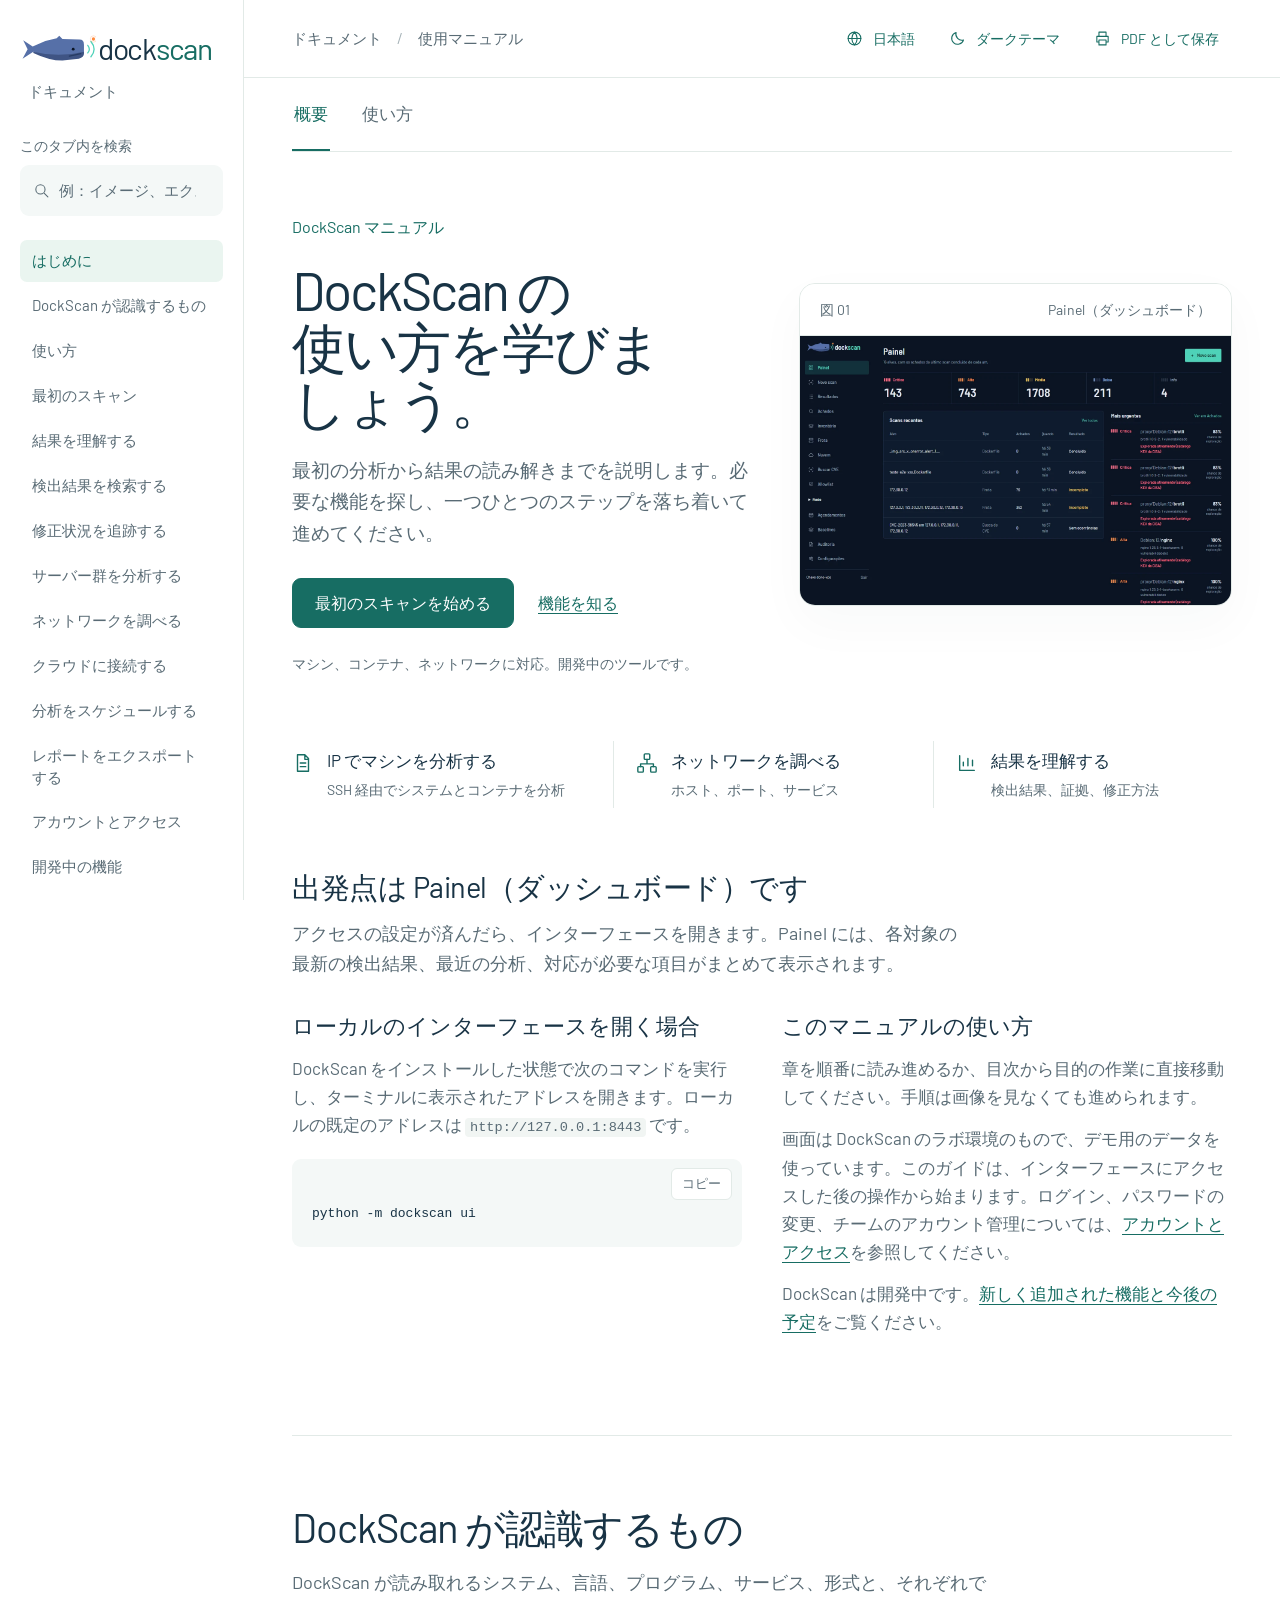
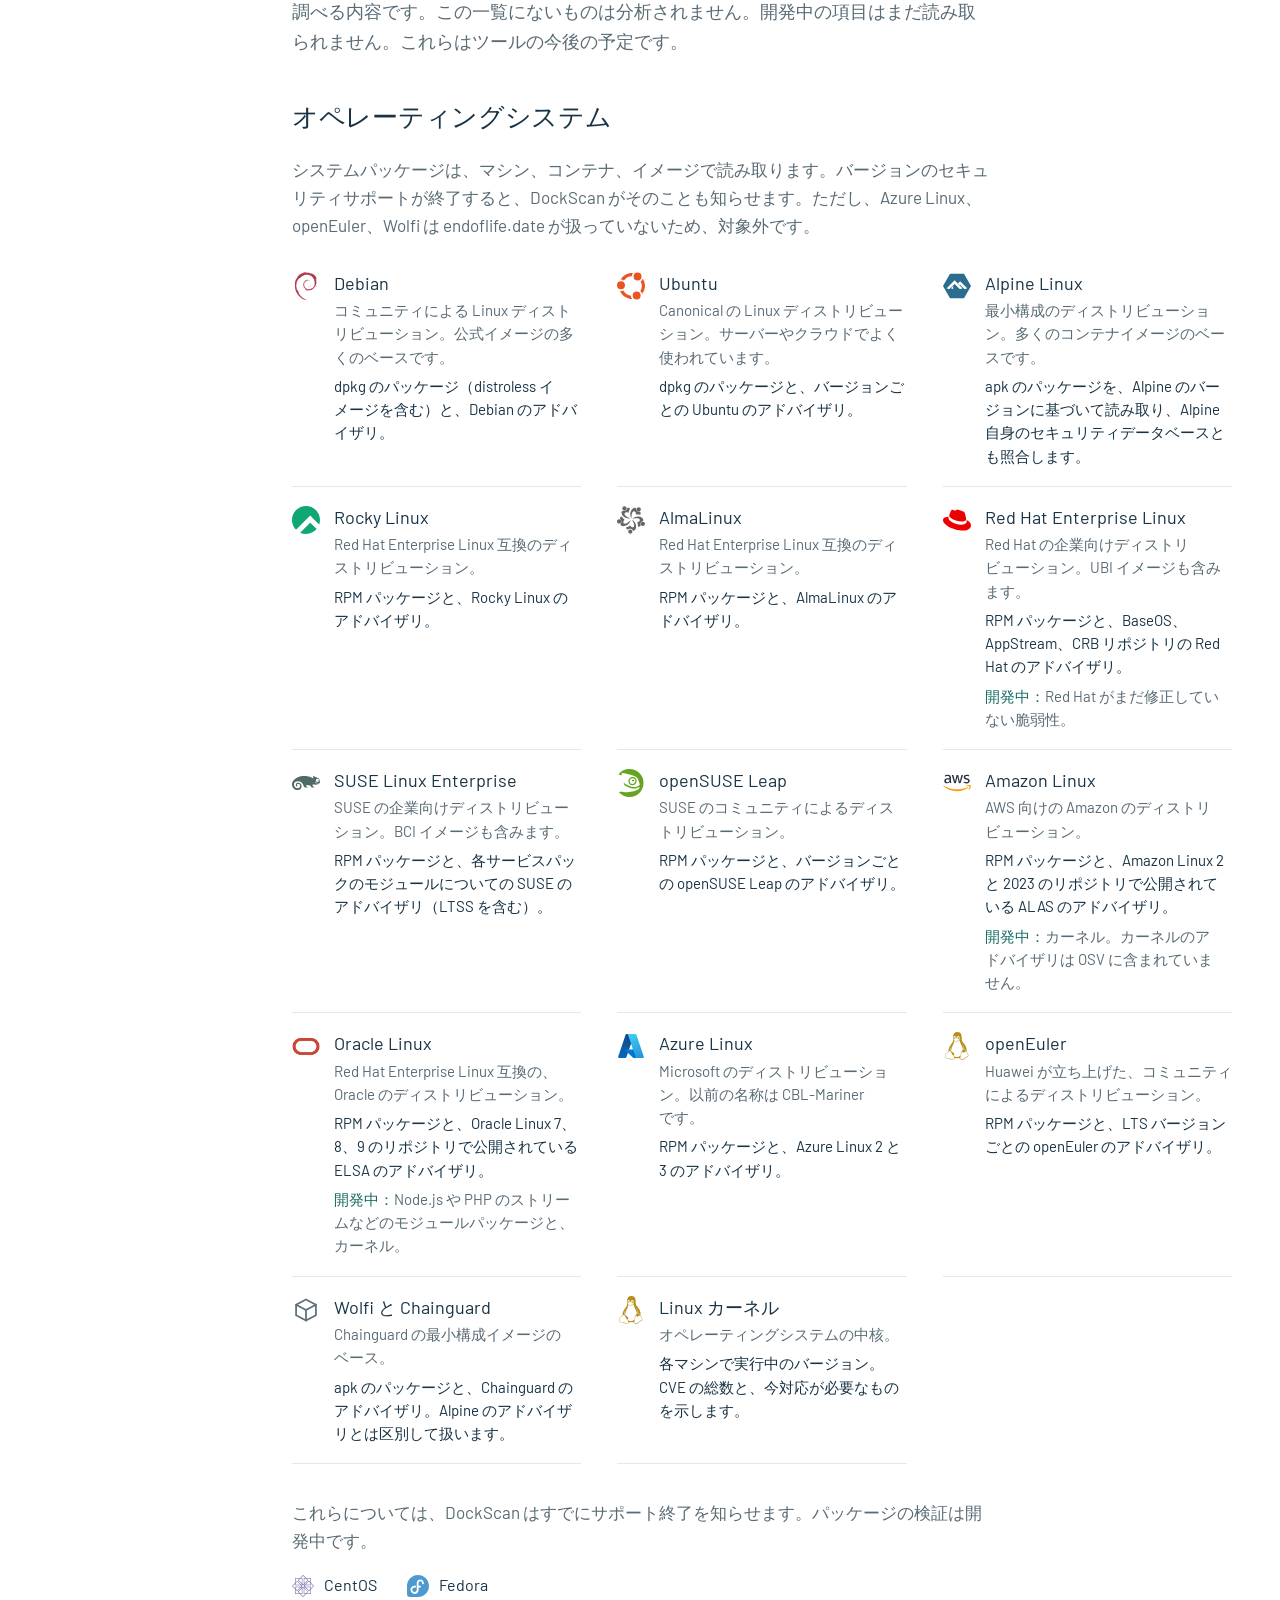
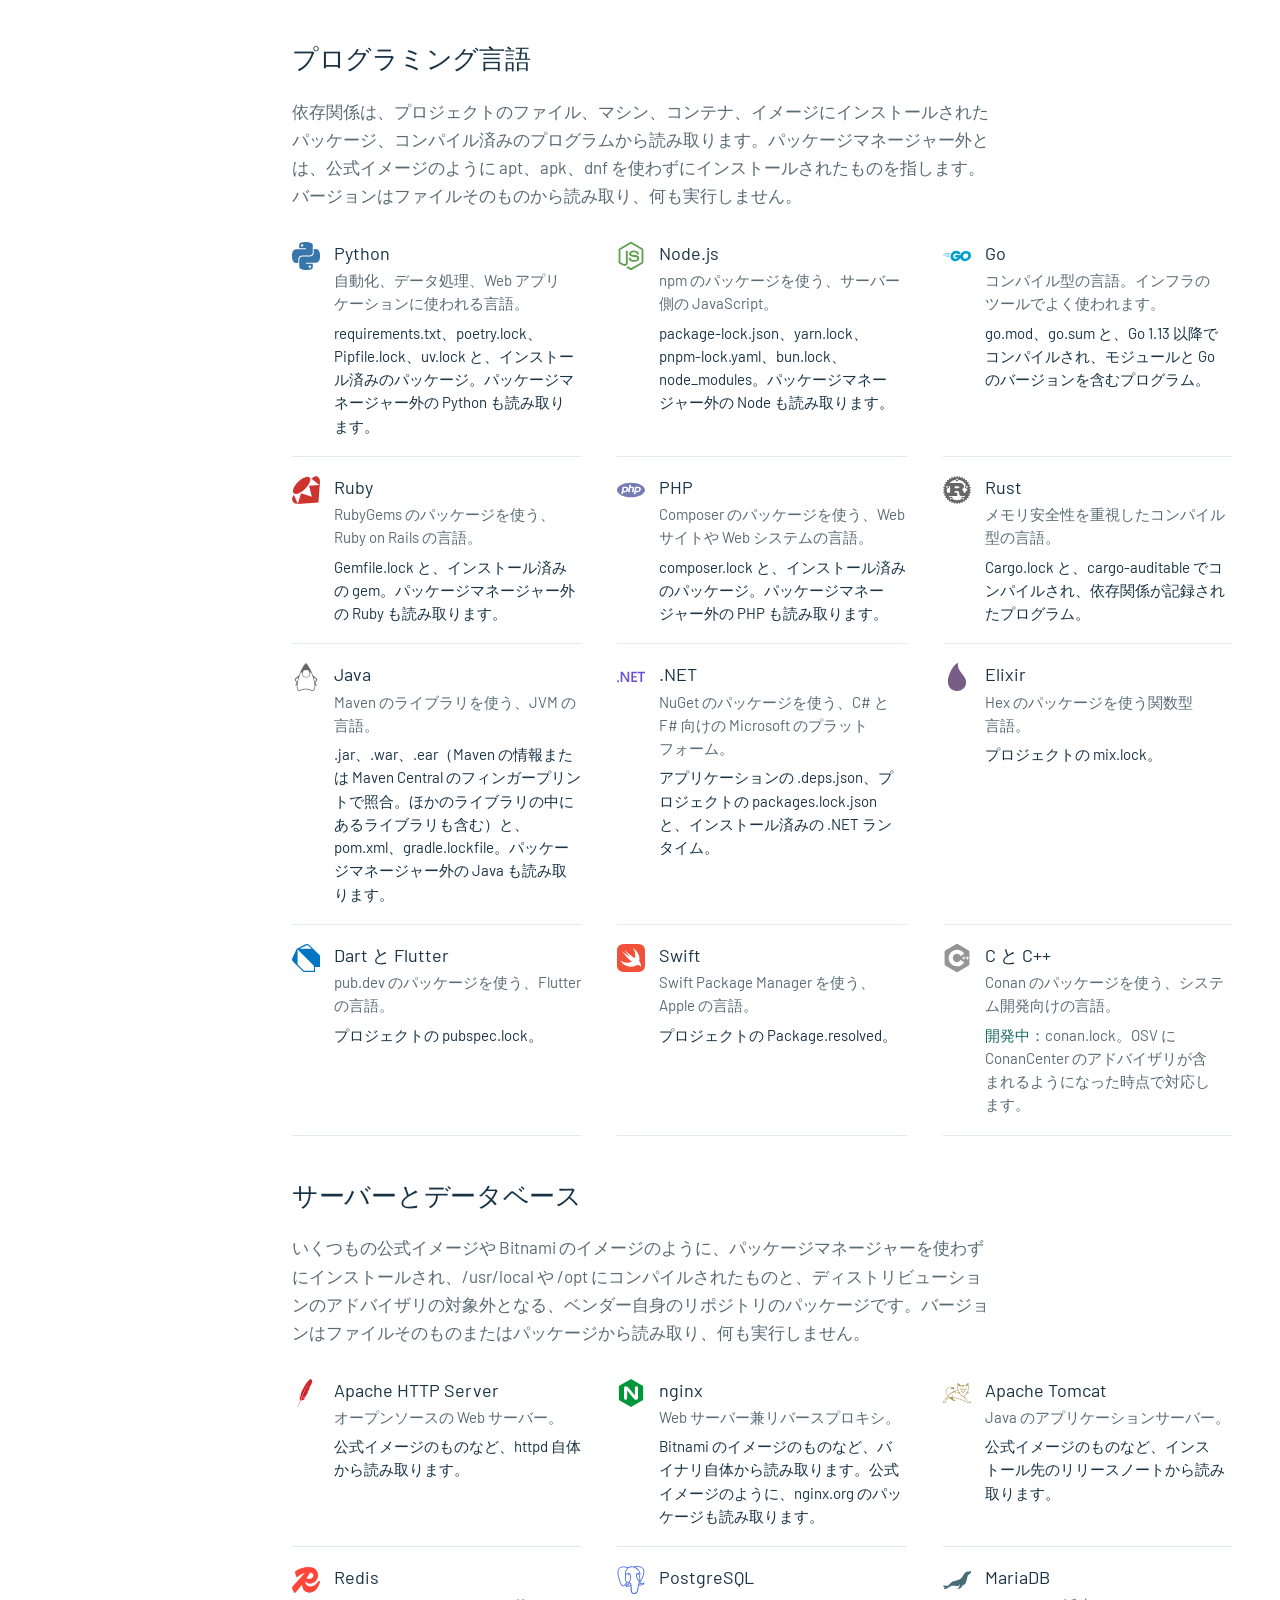
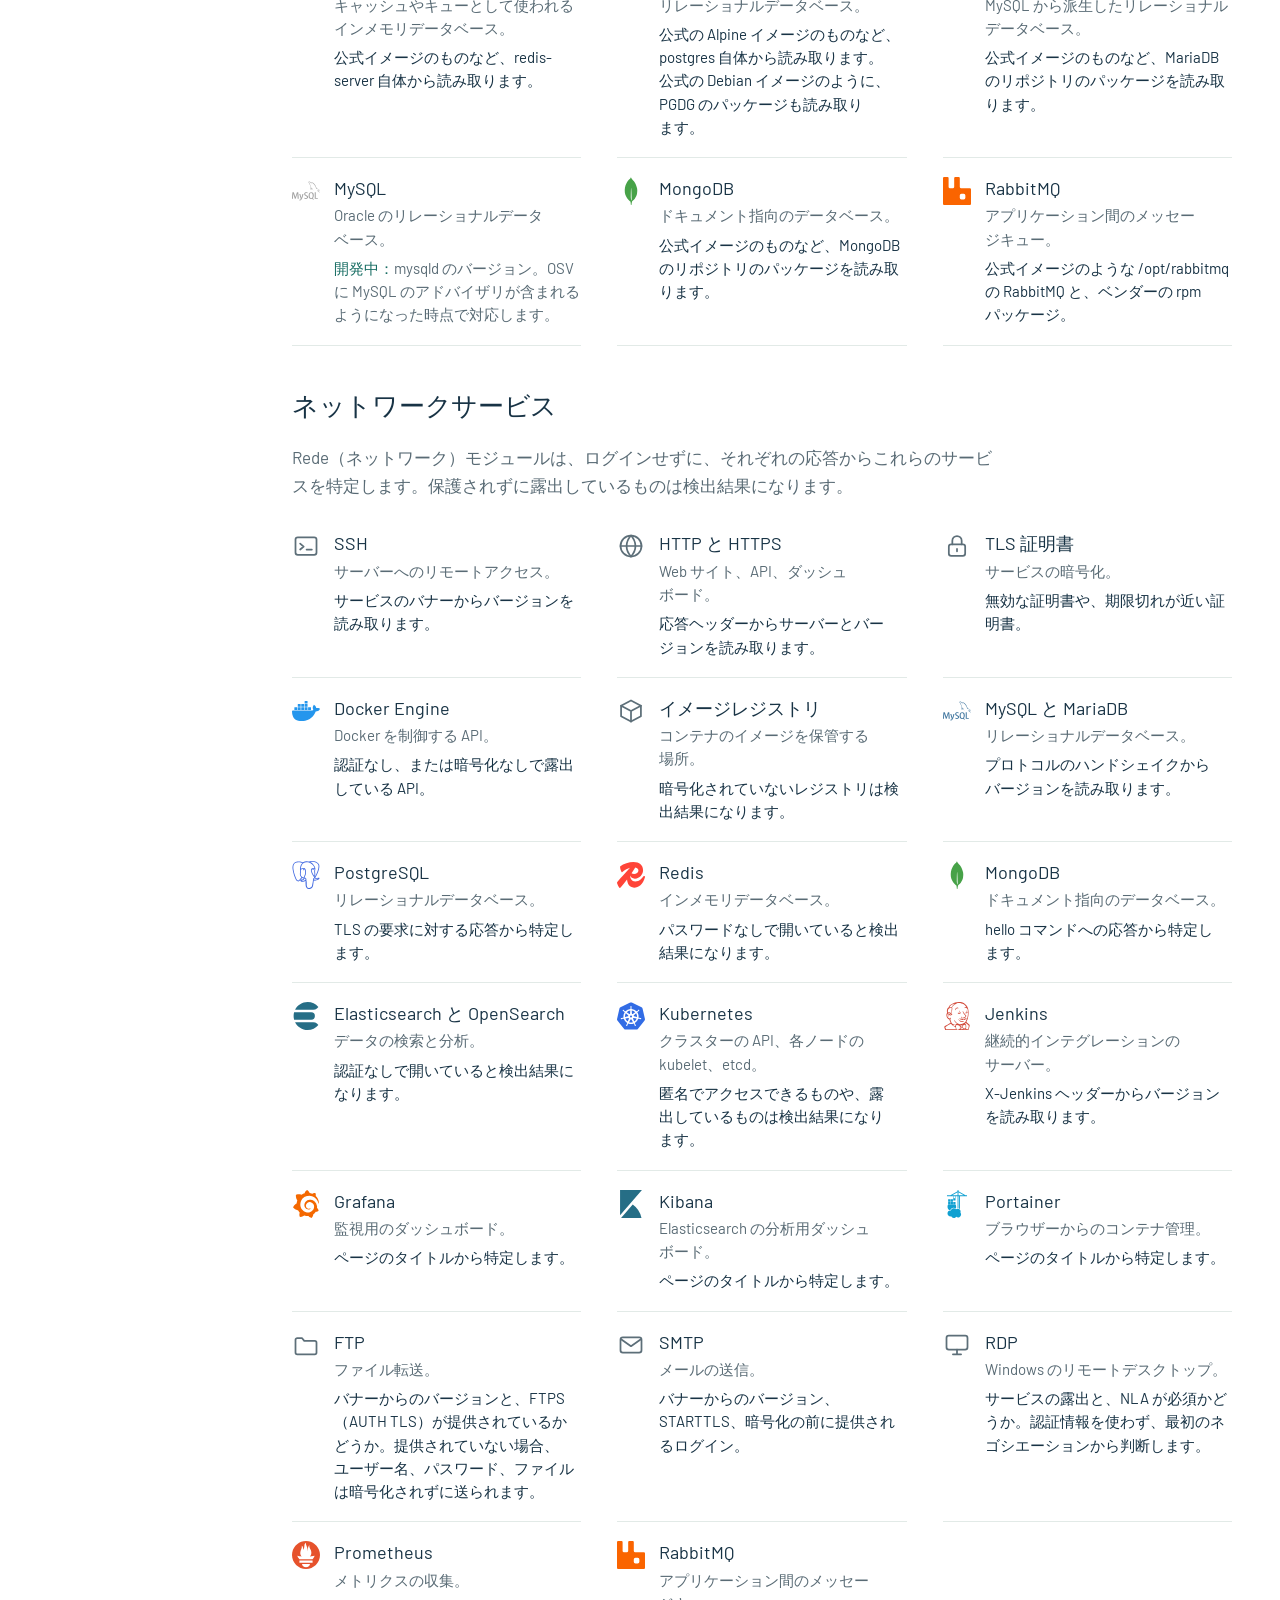
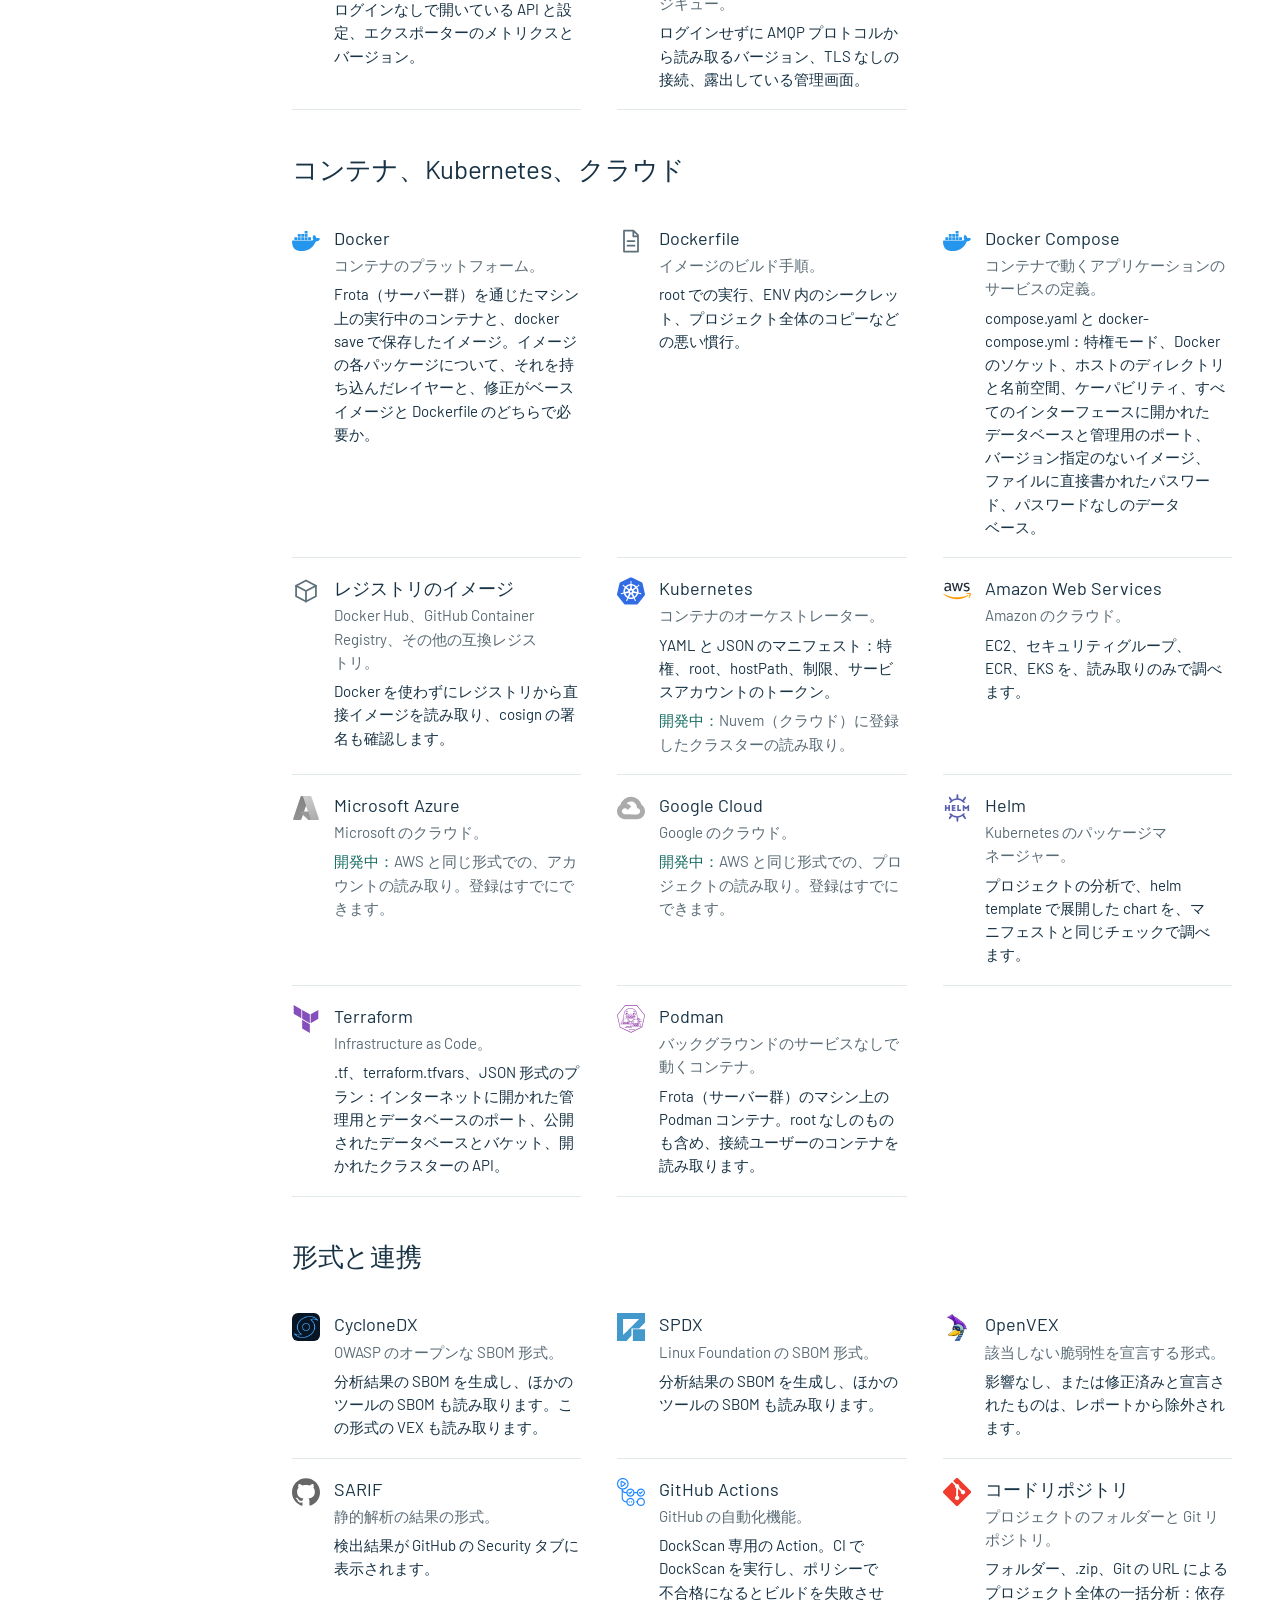
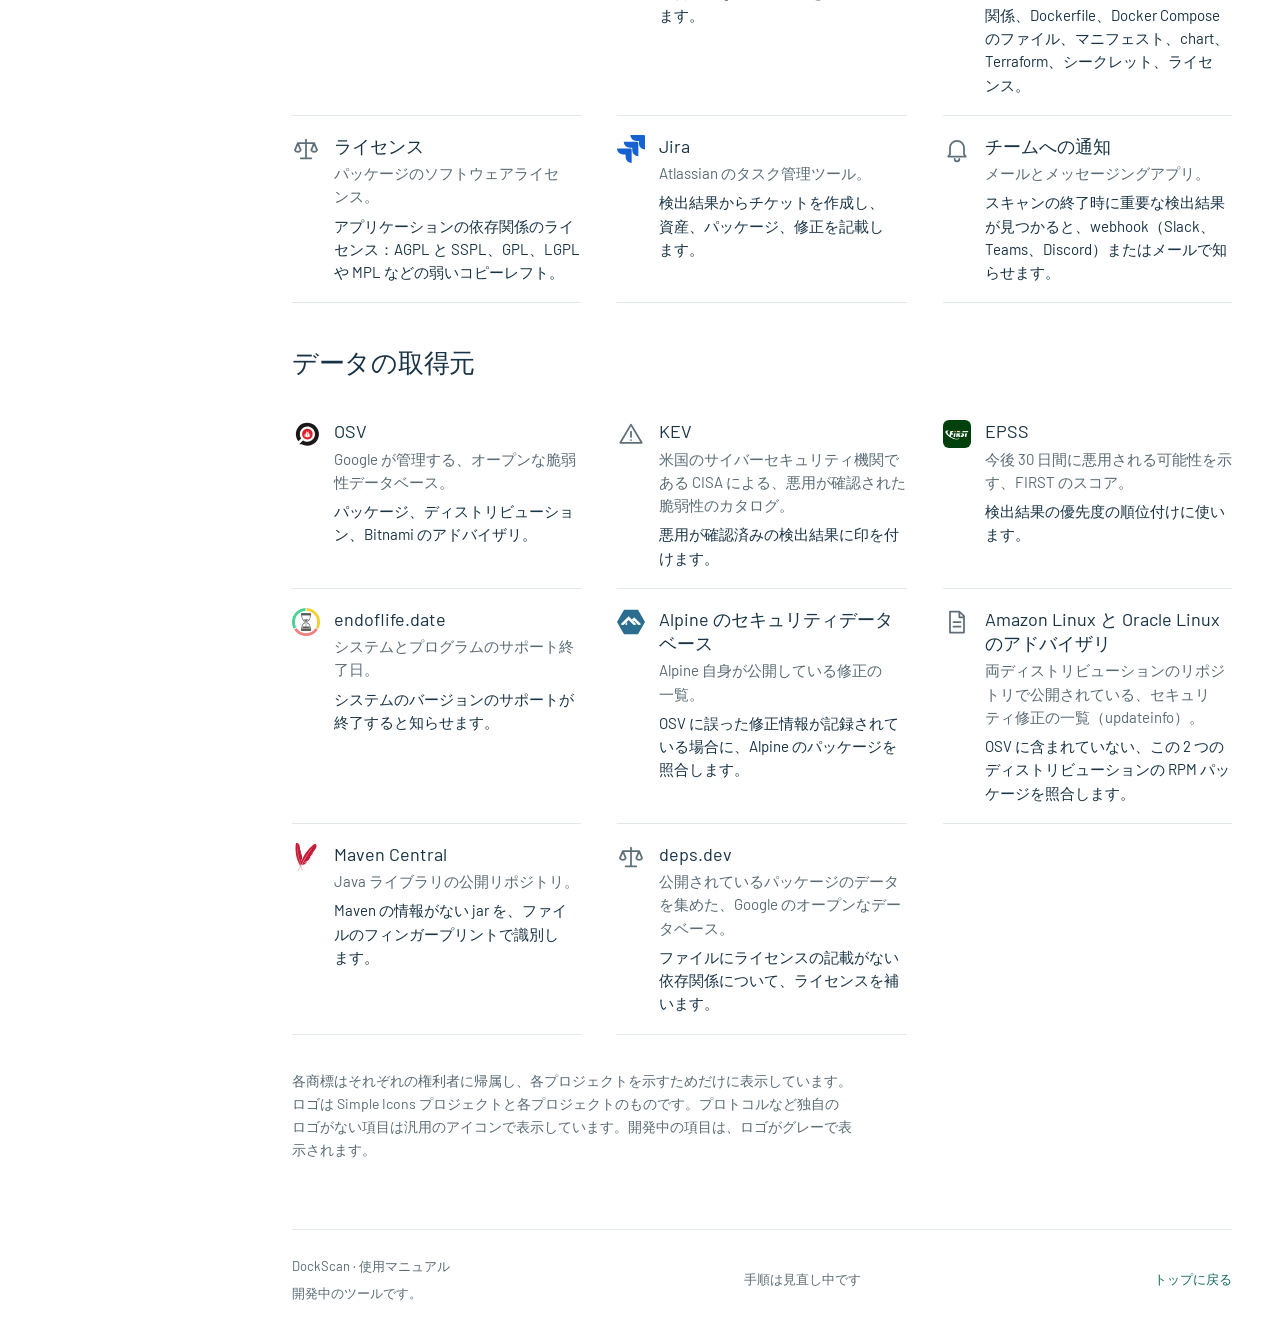
<file: ja/index.html>
<!doctype html>
<html lang="ja">
<head>
  <meta charset="utf-8">
  <meta name="viewport" content="width=device-width, initial-scale=1">
  <meta name="color-scheme" content="light">
  <meta name="theme-color" content="#ffffff">
  <script src="../tema.js"></script>
  <meta name="description" content="DockScan の使用マニュアルです。IP によるマシンとコンテナの分析、ネットワークの調査、修正状況の追跡の方法を説明します。">
  <title>使用マニュアル · DockScan</title>
  <link rel="alternate" hreflang="pt-BR" href="../index.html">
  <link rel="alternate" hreflang="en" href="../en/index.html">
  <link rel="alternate" hreflang="es" href="../es/index.html">
  <link rel="alternate" hreflang="fr" href="../fr/index.html">
  <link rel="alternate" hreflang="de" href="../de/index.html">
  <link rel="alternate" hreflang="ja" href="../ja/index.html">
  <link rel="icon" href="../assets/logo.svg" type="image/svg+xml">
  <link rel="preload" href="../assets/fonts/barlow-latin-400-normal.woff2" as="font" type="font/woff2" crossorigin>
  <link rel="stylesheet" href="../manual.css">
  <script src="../manual.js" defer></script>
</head>
<body>
  <a class="skip-link" href="#conteudo">本文へスキップ</a>
  <header class="mobile-header">
    <a class="brand" href="#inicio" aria-label="DockScan、マニュアルのトップ"><img src="../assets/logo.svg" alt="" width="66" height="30"><span>dock<span>scan</span></span></a>
    <button class="button" id="menu-toggle" type="button" aria-expanded="false" aria-controls="sidebar" hidden>目次</button>
  </header>

  <aside class="sidebar" id="sidebar">
    <a class="brand" href="#inicio" aria-label="DockScan、マニュアルのトップ"><img src="../assets/logo.svg" alt="" width="80" height="36"><span>dock<span>scan</span></span></a>
    <p class="sidebar-label">ドキュメント</p>
    <div class="search" id="search-control" hidden>
      <label for="busca">このタブ内を検索</label>
      <div class="search-field"><svg viewBox="0 0 24 24" aria-hidden="true"><circle cx="10.5" cy="10.5" r="6.5"></circle><path d="m16 16 5 5"></path></svg><input id="busca" type="search" name="busca" placeholder="例：イメージ、エクスポート…" autocomplete="off"></div>
      <p id="busca-status" class="sr-only" role="status"></p>
    </div>
    <nav aria-label="マニュアルの章" id="chapters">
      <a href="#inicio" aria-current="location">はじめに</a>
      <a href="#reconhece">DockScan が認識するもの</a>
      <a href="#como-usar">使い方</a>
      <a href="#primeiro-scan">最初のスキャン</a>
      <a href="#resultados">結果を理解する</a>
      <a href="#achados">検出結果を検索する</a>
      <a href="#comparacao">修正状況を追跡する</a>
      <a href="#frota">サーバー群を分析する</a>
      <a href="#rede">ネットワークを調べる</a>
      <a href="#nuvem">クラウドに接続する</a>
      <a href="#agendamentos">分析をスケジュールする</a>
      <a href="#relatorios">レポートをエクスポートする</a>
      <a href="#contas">アカウントとアクセス</a>
      <a href="#desenvolvimento">開発中の機能</a>
      <a href="#ajuda">よくある質問</a>
    </nav>
    <div class="sidebar-footer">Web インターフェースのガイド<p>使用マニュアル</p><a href="#primeiro-scan">手順を開く</a></div>
  </aside>

  <div class="page">
    <div class="topbar"><p>ドキュメント <span aria-hidden="true">/</span> 使用マニュアル</p><div class="topbar-actions"><details class="lang-menu"><summary class="button small"><svg viewBox="0 0 24 24" aria-hidden="true"><circle cx="12" cy="12" r="9"></circle><path d="M3 12h18M12 3c2.5 2.8 3.8 5.8 3.8 9s-1.3 6.2-3.8 9c-2.5-2.8-3.8-5.8-3.8-9S9.5 5.8 12 3Z"></path></svg><span class="sr-only">言語: </span>日本語</summary><ul><li><a href="../index.html" hreflang="pt-BR" lang="pt-BR" data-idioma>Português</a></li><li><a href="../en/index.html" hreflang="en" lang="en" data-idioma>English</a></li><li><a href="../es/index.html" hreflang="es" lang="es" data-idioma>Español</a></li><li><a href="../fr/index.html" hreflang="fr" lang="fr" data-idioma>Français</a></li><li><a href="../de/index.html" hreflang="de" lang="de" data-idioma>Deutsch</a></li><li><a href="../ja/index.html" hreflang="ja" lang="ja" data-idioma aria-current="page">日本語</a></li></ul></details><button class="button small theme-toggle" id="theme-toggle" type="button" aria-label="ダークテーマ" aria-pressed="false" title="ダークテーマを有効にする" hidden><svg viewBox="0 0 24 24" aria-hidden="true"><path d="M20.5 14A8.5 8.5 0 0 1 10 3.5 8.5 8.5 0 1 0 20.5 14Z"></path></svg><span>ダークテーマ</span></button><button class="button small" id="print-manual" type="button" hidden><svg viewBox="0 0 24 24" aria-hidden="true"><path d="M7 8V3h10v5M7 17H4V9h16v8h-3M7 14h10v7H7z"></path></svg>PDF として保存</button></div></div>
    <main id="conteudo" tabindex="-1">
      <nav class="manual-tabs" id="manual-tabs" aria-label="マニュアルのセクション">
        <a id="aba-visao-geral" href="#inicio" data-panel="painel-visao-geral">概要</a>
        <a id="aba-como-usar" href="#como-usar" data-panel="painel-como-usar">使い方</a>
      </nav>
      <p id="sem-resultados" class="empty-state" hidden>該当する手順が見つかりません。「スキャン」「ネットワーク」「サーバー群」「レポート」などで検索してみてください。 <button class="text-button" id="limpar-busca" type="button">検索をクリア</button></p>

      <div id="painel-visao-geral" data-manual-panel>
      <section id="inicio" class="chapter intro" aria-labelledby="titulo-inicio" data-keywords="começar painel acesso interface instalação abrir overview dashboard はじめに 開始 ダッシュボード アクセス インターフェース インストール 開く 概要 スキャン">
        <div class="hero">
          <div class="hero-copy">
            <p class="intro-label">DockScan マニュアル</p>
            <h1 id="titulo-inicio">DockScan の<br>使い方を学びましょう。</h1>
            <p class="lead">最初の分析から結果の読み解きまでを説明します。必要な機能を探し、一つひとつのステップを落ち着いて進めてください。</p>
            <div class="hero-actions"><a class="button primary" href="#primeiro-scan">最初のスキャンを始める</a><a class="text-link" href="#como-usar">機能を知る</a></div>
            <p class="hero-note">マシン、コンテナ、ネットワークに対応。開発中のツールです。</p>
          </div>
          <div class="hero-preview">
        <figure class="screenshot-placeholder" id="print-painel" data-screenshot="painel.webp">
          <div class="placeholder-header"><span>図 01</span><span>Painel（ダッシュボード）</span></div>
          <img src="../assets/prints/painel.webp" alt="DockScan の Painel（ダッシュボード）画面。重大度別の概要、最近のスキャン、最も緊急性の高い検出結果が表示されています" width="1440" height="900" decoding="async">
          <figcaption>この手順の参考：分析を始めるには「Novo scan」（新規スキャン）を使うか、「Scans recentes」（最近のスキャン）から分析を開きます。</figcaption>
        </figure>
          </div>
        </div>
        <div class="start-paths" aria-label="出発点を選んでください">
          <a href="#primeiro-scan"><svg viewBox="0 0 24 24" aria-hidden="true"><path d="M6 3h8l4 4v14H6zM14 3v5h4M9 12h6m-6 4h6"></path></svg><span>IP でマシンを分析する<small>SSH 経由でシステムとコンテナを分析</small></span></a>
          <a href="#rede"><svg viewBox="0 0 24 24" aria-hidden="true"><rect x="9" y="2" width="6" height="6" rx="1"></rect><rect x="2" y="16" width="6" height="6" rx="1"></rect><rect x="16" y="16" width="6" height="6" rx="1"></rect><path d="M12 8v5M5 16v-3h14v3"></path></svg><span>ネットワークを調べる<small>ホスト、ポート、サービス</small></span></a>
          <a href="#resultados"><svg viewBox="0 0 24 24" aria-hidden="true"><path d="M4 4v16h16M8 15v-4m5 4V7m5 8v-6"></path></svg><span>結果を理解する<small>検出結果、証拠、修正方法</small></span></a>
        </div>
        <div class="overview-panel-note"><h2>出発点は Painel（ダッシュボード）です</h2><p>アクセスの設定が済んだら、インターフェースを開きます。Painel には、各対象の最新の検出結果、最近の分析、対応が必要な項目がまとめて表示されます。</p></div>
        <div class="two-columns notes"><div><h3>ローカルのインターフェースを開く場合</h3><p>DockScan をインストールした状態で次のコマンドを実行し、ターミナルに表示されたアドレスを開きます。ローカルの既定のアドレスは <code>http://127.0.0.1:8443</code> です。</p><div class="code-box"><pre><code>python -m dockscan ui</code></pre><button type="button" class="copy-button" data-copy hidden>コピー</button></div></div><div><h3>このマニュアルの使い方</h3><p>章を順番に読み進めるか、目次から目的の作業に直接移動してください。手順は画像を見なくても進められます。</p><p class="muted">画面は DockScan のラボ環境のもので、デモ用のデータを使っています。このガイドは、インターフェースにアクセスした後の操作から始まります。ログイン、パスワードの変更、チームのアカウント管理については、<a href="#contas">アカウントとアクセス</a>を参照してください。</p><p class="muted">DockScan は開発中です。<a href="#desenvolvimento">新しく追加された機能と今後の予定</a>をご覧ください。</p></div></div>
      </section>

      <section id="reconhece" class="chapter" aria-labelledby="titulo-reconhece" data-keywords="互換性 対応 対応範囲 カバレッジ システム ディストリビューション 言語 サービス 形式 debian ubuntu alpine rocky alma カーネル centos red hat oracle amazon fedora suse python node go ruby php rust java dotnet elixir dart flutter swift c++ conan pnpm uv bun gradle nginx apache tomcat redis postgresql mysql mariadb mongodb rabbitmq elasticsearch jenkins grafana kibana portainer prometheus ftp smtp rdp kubernetes helm terraform podman docker レジストリ aws azure google cyclonedx spdx sarif vex ライセンス jira 通知 osv kev epss サポート終了 開発中 今後の予定 azure linux mariner openeuler wolfi chainguard ubi bci compose">
        <header class="chapter-header"><div><h2 id="titulo-reconhece">DockScan が認識するもの</h2><p>DockScan が読み取れるシステム、言語、プログラム、サービス、形式と、それぞれで調べる内容です。この一覧にないものは分析されません。開発中の項目はまだ読み取られません。これらはツールの今後の予定です。</p></div></header>
        <h3 class="subheading">オペレーティングシステム</h3>
        <p class="support-lead">システムパッケージは、マシン、コンテナ、イメージで読み取ります。バージョンのセキュリティサポートが終了すると、DockScan がそのことも知らせます。ただし、Azure Linux、openEuler、Wolfi は endoflife.date が扱っていないため、対象外です。</p>
        <ul class="support-list">
          <li><img src="../assets/logos/debian.svg" alt="" width="28" height="28" loading="lazy"><div><h4>Debian</h4><p>コミュニティによる Linux ディストリビューション。公式イメージの多くのベースです。</p><p class="support-read">dpkg のパッケージ（distroless イメージを含む）と、Debian のアドバイザリ。</p></div></li>
          <li><img src="../assets/logos/ubuntu.svg" alt="" width="28" height="28" loading="lazy"><div><h4>Ubuntu</h4><p>Canonical の Linux ディストリビューション。サーバーやクラウドでよく使われています。</p><p class="support-read">dpkg のパッケージと、バージョンごとの Ubuntu のアドバイザリ。</p></div></li>
          <li><img src="../assets/logos/alpinelinux.svg" alt="" width="28" height="28" loading="lazy"><div><h4>Alpine Linux</h4><p>最小構成のディストリビューション。多くのコンテナイメージのベースです。</p><p class="support-read">apk のパッケージを、Alpine のバージョンに基づいて読み取り、Alpine 自身のセキュリティデータベースとも照合します。</p></div></li>
          <li><img src="../assets/logos/rockylinux.svg" alt="" width="28" height="28" loading="lazy"><div><h4>Rocky Linux</h4><p>Red Hat Enterprise Linux 互換のディストリビューション。</p><p class="support-read">RPM パッケージと、Rocky Linux のアドバイザリ。</p></div></li>
          <li><img src="../assets/logos/almalinux.svg" alt="" width="28" height="28" loading="lazy"><div><h4>AlmaLinux</h4><p>Red Hat Enterprise Linux 互換のディストリビューション。</p><p class="support-read">RPM パッケージと、AlmaLinux のアドバイザリ。</p></div></li>
          <li><img src="../assets/logos/redhat.svg" alt="" width="28" height="28" loading="lazy"><div><h4>Red Hat Enterprise Linux</h4><p>Red Hat の企業向けディストリビューション。UBI イメージも含みます。</p><p class="support-read">RPM パッケージと、BaseOS、AppStream、CRB リポジトリの Red Hat のアドバイザリ。</p><p class="support-next"><span>開発中：</span>Red Hat がまだ修正していない脆弱性。</p></div></li>
          <li><img src="../assets/logos/suse.svg" alt="" width="28" height="28" loading="lazy"><div><h4>SUSE Linux Enterprise</h4><p>SUSE の企業向けディストリビューション。BCI イメージも含みます。</p><p class="support-read">RPM パッケージと、各サービスパックのモジュールについての SUSE のアドバイザリ（LTSS を含む）。</p></div></li>
          <li><img src="../assets/logos/opensuse.svg" alt="" width="28" height="28" loading="lazy"><div><h4>openSUSE Leap</h4><p>SUSE のコミュニティによるディストリビューション。</p><p class="support-read">RPM パッケージと、バージョンごとの openSUSE Leap のアドバイザリ。</p></div></li>
          <li><img class="logo-claro" src="../assets/logos/aws.svg" alt="" width="28" height="28" loading="lazy"><img class="logo-escuro" src="../assets/logos/aws-escuro.svg" alt="" width="28" height="28" loading="lazy"><div><h4>Amazon Linux</h4><p>AWS 向けの Amazon のディストリビューション。</p><p class="support-read">RPM パッケージと、Amazon Linux 2 と 2023 のリポジトリで公開されている ALAS のアドバイザリ。</p><p class="support-next"><span>開発中：</span>カーネル。カーネルのアドバイザリは OSV に含まれていません。</p></div></li>
          <li><img src="../assets/logos/oracle.png" alt="" width="28" height="28" loading="lazy"><div><h4>Oracle Linux</h4><p>Red Hat Enterprise Linux 互換の、Oracle のディストリビューション。</p><p class="support-read">RPM パッケージと、Oracle Linux 7、8、9 のリポジトリで公開されている ELSA のアドバイザリ。</p><p class="support-next"><span>開発中：</span>Node.js や PHP のストリームなどのモジュールパッケージと、カーネル。</p></div></li>
          <li><img src="../assets/logos/azure.svg" alt="" width="28" height="28" loading="lazy"><div><h4>Azure Linux</h4><p>Microsoft のディストリビューション。以前の名称は CBL-Mariner です。</p><p class="support-read">RPM パッケージと、Azure Linux 2 と 3 のアドバイザリ。</p></div></li>
          <li><img src="../assets/logos/linux.svg" alt="" width="28" height="28" loading="lazy"><div><h4>openEuler</h4><p>Huawei が立ち上げた、コミュニティによるディストリビューション。</p><p class="support-read">RPM パッケージと、LTS バージョンごとの openEuler のアドバイザリ。</p></div></li>
          <li><img src="../assets/logos/caixa.svg" alt="" width="28" height="28" loading="lazy"><div><h4>Wolfi と Chainguard</h4><p>Chainguard の最小構成イメージのベース。</p><p class="support-read">apk のパッケージと、Chainguard のアドバイザリ。Alpine のアドバイザリとは区別して扱います。</p></div></li>
          <li><img src="../assets/logos/linux.svg" alt="" width="28" height="28" loading="lazy"><div><h4>Linux カーネル</h4><p>オペレーティングシステムの中核。</p><p class="support-read">各マシンで実行中のバージョン。CVE の総数と、今対応が必要なものを示します。</p></div></li>
        </ul>
        <p class="support-lead">これらについては、DockScan はすでにサポート終了を知らせます。パッケージの検証は開発中です。</p>
        <ul class="support-inline"><li><img src="../assets/logos/centos.svg" alt="" width="22" height="22" loading="lazy">CentOS</li><li><img src="../assets/logos/fedora.svg" alt="" width="22" height="22" loading="lazy">Fedora</li></ul>
        <h3 class="subheading">プログラミング言語</h3>
        <p class="support-lead">依存関係は、プロジェクトのファイル、マシン、コンテナ、イメージにインストールされたパッケージ、コンパイル済みのプログラムから読み取ります。パッケージマネージャー外とは、公式イメージのように apt、apk、dnf を使わずにインストールされたものを指します。バージョンはファイルそのものから読み取り、何も実行しません。</p>
        <ul class="support-list">
          <li><img src="../assets/logos/python.svg" alt="" width="28" height="28" loading="lazy"><div><h4>Python</h4><p>自動化、データ処理、Web アプリケーションに使われる言語。</p><p class="support-read">requirements.txt、poetry.lock、Pipfile.lock、uv.lock と、インストール済みのパッケージ。パッケージマネージャー外の Python も読み取ります。</p></div></li>
          <li><img src="../assets/logos/nodedotjs.svg" alt="" width="28" height="28" loading="lazy"><div><h4>Node.js</h4><p>npm のパッケージを使う、サーバー側の JavaScript。</p><p class="support-read">package-lock.json、yarn.lock、pnpm-lock.yaml、bun.lock、node_modules。パッケージマネージャー外の Node も読み取ります。</p></div></li>
          <li><img src="../assets/logos/go.svg" alt="" width="28" height="28" loading="lazy"><div><h4>Go</h4><p>コンパイル型の言語。インフラのツールでよく使われます。</p><p class="support-read">go.mod、go.sum と、Go 1.13 以降でコンパイルされ、モジュールと Go のバージョンを含むプログラム。</p></div></li>
          <li><img src="../assets/logos/ruby.svg" alt="" width="28" height="28" loading="lazy"><div><h4>Ruby</h4><p>RubyGems のパッケージを使う、Ruby on Rails の言語。</p><p class="support-read">Gemfile.lock と、インストール済みの gem。パッケージマネージャー外の Ruby も読み取ります。</p></div></li>
          <li><img src="../assets/logos/php.svg" alt="" width="28" height="28" loading="lazy"><div><h4>PHP</h4><p>Composer のパッケージを使う、Web サイトや Web システムの言語。</p><p class="support-read">composer.lock と、インストール済みのパッケージ。パッケージマネージャー外の PHP も読み取ります。</p></div></li>
          <li><img src="../assets/logos/rust.svg" alt="" width="28" height="28" loading="lazy"><div><h4>Rust</h4><p>メモリ安全性を重視したコンパイル型の言語。</p><p class="support-read">Cargo.lock と、cargo-auditable でコンパイルされ、依存関係が記録されたプログラム。</p></div></li>
          <li><img src="../assets/logos/openjdk.svg" alt="" width="28" height="28" loading="lazy"><div><h4>Java</h4><p>Maven のライブラリを使う、JVM の言語。</p><p class="support-read">.jar、.war、.ear（Maven の情報または Maven Central のフィンガープリントで照合。ほかのライブラリの中にあるライブラリも含む）と、pom.xml、gradle.lockfile。パッケージマネージャー外の Java も読み取ります。</p></div></li>
          <li><img src="../assets/logos/dotnet.svg" alt="" width="28" height="28" loading="lazy"><div><h4>.NET</h4><p>NuGet のパッケージを使う、C# と F# 向けの Microsoft のプラットフォーム。</p><p class="support-read">アプリケーションの .deps.json、プロジェクトの packages.lock.json と、インストール済みの .NET ランタイム。</p></div></li>
          <li><img src="../assets/logos/elixir.svg" alt="" width="28" height="28" loading="lazy"><div><h4>Elixir</h4><p>Hex のパッケージを使う関数型言語。</p><p class="support-read">プロジェクトの mix.lock。</p></div></li>
          <li><img src="../assets/logos/dart.svg" alt="" width="28" height="28" loading="lazy"><div><h4>Dart と Flutter</h4><p>pub.dev のパッケージを使う、Flutter の言語。</p><p class="support-read">プロジェクトの pubspec.lock。</p></div></li>
          <li><img src="../assets/logos/swift.svg" alt="" width="28" height="28" loading="lazy"><div><h4>Swift</h4><p>Swift Package Manager を使う、Apple の言語。</p><p class="support-read">プロジェクトの Package.resolved。</p></div></li>
          <li class="support-future"><img src="../assets/logos/cplusplus.svg" alt="" width="28" height="28" loading="lazy"><div><h4>C と C++</h4><p>Conan のパッケージを使う、システム開発向けの言語。</p><p class="support-next"><span>開発中：</span>conan.lock。OSV に ConanCenter のアドバイザリが含まれるようになった時点で対応します。</p></div></li>
        </ul>
        <h3 class="subheading">サーバーとデータベース</h3>
        <p class="support-lead">いくつもの公式イメージや Bitnami のイメージのように、パッケージマネージャーを使わずにインストールされ、/usr/local や /opt にコンパイルされたものと、ディストリビューションのアドバイザリの対象外となる、ベンダー自身のリポジトリのパッケージです。バージョンはファイルそのものまたはパッケージから読み取り、何も実行しません。</p>
        <ul class="support-list">
          <li><img src="../assets/logos/apache.svg" alt="" width="28" height="28" loading="lazy"><div><h4>Apache HTTP Server</h4><p>オープンソースの Web サーバー。</p><p class="support-read">公式イメージのものなど、httpd 自体から読み取ります。</p></div></li>
          <li><img src="../assets/logos/nginx.svg" alt="" width="28" height="28" loading="lazy"><div><h4>nginx</h4><p>Web サーバー兼リバースプロキシ。</p><p class="support-read">Bitnami のイメージのものなど、バイナリ自体から読み取ります。公式イメージのように、nginx.org のパッケージも読み取ります。</p></div></li>
          <li><img src="../assets/logos/apachetomcat.svg" alt="" width="28" height="28" loading="lazy"><div><h4>Apache Tomcat</h4><p>Java のアプリケーションサーバー。</p><p class="support-read">公式イメージのものなど、インストール先のリリースノートから読み取ります。</p></div></li>
          <li><img src="../assets/logos/redis.svg" alt="" width="28" height="28" loading="lazy"><div><h4>Redis</h4><p>キャッシュやキューとして使われるインメモリデータベース。</p><p class="support-read">公式イメージのものなど、redis-server 自体から読み取ります。</p></div></li>
          <li><img src="../assets/logos/postgresql.svg" alt="" width="28" height="28" loading="lazy"><div><h4>PostgreSQL</h4><p>リレーショナルデータベース。</p><p class="support-read">公式の Alpine イメージのものなど、postgres 自体から読み取ります。公式の Debian イメージのように、PGDG のパッケージも読み取ります。</p></div></li>
          <li><img src="../assets/logos/mariadb.svg" alt="" width="28" height="28" loading="lazy"><div><h4>MariaDB</h4><p>MySQL から派生したリレーショナルデータベース。</p><p class="support-read">公式イメージのものなど、MariaDB のリポジトリのパッケージを読み取ります。</p></div></li>
          <li class="support-future"><img src="../assets/logos/mysql.svg" alt="" width="28" height="28" loading="lazy"><div><h4>MySQL</h4><p>Oracle のリレーショナルデータベース。</p><p class="support-next"><span>開発中：</span>mysqld のバージョン。OSV に MySQL のアドバイザリが含まれるようになった時点で対応します。</p></div></li>
          <li><img src="../assets/logos/mongodb.svg" alt="" width="28" height="28" loading="lazy"><div><h4>MongoDB</h4><p>ドキュメント指向のデータベース。</p><p class="support-read">公式イメージのものなど、MongoDB のリポジトリのパッケージを読み取ります。</p></div></li>
          <li><img src="../assets/logos/rabbitmq.svg" alt="" width="28" height="28" loading="lazy"><div><h4>RabbitMQ</h4><p>アプリケーション間のメッセージキュー。</p><p class="support-read">公式イメージのような /opt/rabbitmq の RabbitMQ と、ベンダーの rpm パッケージ。</p></div></li>
        </ul>
        <h3 class="subheading">ネットワークサービス</h3>
        <p class="support-lead">Rede（ネットワーク）モジュールは、ログインせずに、それぞれの応答からこれらのサービスを特定します。保護されずに露出しているものは検出結果になります。</p>
        <ul class="support-list">
          <li><img src="../assets/logos/terminal.svg" alt="" width="28" height="28" loading="lazy"><div><h4>SSH</h4><p>サーバーへのリモートアクセス。</p><p class="support-read">サービスのバナーからバージョンを読み取ります。</p></div></li>
          <li><img src="../assets/logos/globo.svg" alt="" width="28" height="28" loading="lazy"><div><h4>HTTP と HTTPS</h4><p>Web サイト、API、ダッシュボード。</p><p class="support-read">応答ヘッダーからサーバーとバージョンを読み取ります。</p></div></li>
          <li><img src="../assets/logos/cadeado.svg" alt="" width="28" height="28" loading="lazy"><div><h4>TLS 証明書</h4><p>サービスの暗号化。</p><p class="support-read">無効な証明書や、期限切れが近い証明書。</p></div></li>
          <li><img src="../assets/logos/docker.svg" alt="" width="28" height="28" loading="lazy"><div><h4>Docker Engine</h4><p>Docker を制御する API。</p><p class="support-read">認証なし、または暗号化なしで露出している API。</p></div></li>
          <li><img src="../assets/logos/caixa.svg" alt="" width="28" height="28" loading="lazy"><div><h4>イメージレジストリ</h4><p>コンテナのイメージを保管する場所。</p><p class="support-read">暗号化されていないレジストリは検出結果になります。</p></div></li>
          <li><img src="../assets/logos/mysql.svg" alt="" width="28" height="28" loading="lazy"><div><h4>MySQL と MariaDB</h4><p>リレーショナルデータベース。</p><p class="support-read">プロトコルのハンドシェイクからバージョンを読み取ります。</p></div></li>
          <li><img src="../assets/logos/postgresql.svg" alt="" width="28" height="28" loading="lazy"><div><h4>PostgreSQL</h4><p>リレーショナルデータベース。</p><p class="support-read">TLS の要求に対する応答から特定します。</p></div></li>
          <li><img src="../assets/logos/redis.svg" alt="" width="28" height="28" loading="lazy"><div><h4>Redis</h4><p>インメモリデータベース。</p><p class="support-read">パスワードなしで開いていると検出結果になります。</p></div></li>
          <li><img src="../assets/logos/mongodb.svg" alt="" width="28" height="28" loading="lazy"><div><h4>MongoDB</h4><p>ドキュメント指向のデータベース。</p><p class="support-read">hello コマンドへの応答から特定します。</p></div></li>
          <li><img src="../assets/logos/elasticsearch.svg" alt="" width="28" height="28" loading="lazy"><div><h4>Elasticsearch と OpenSearch</h4><p>データの検索と分析。</p><p class="support-read">認証なしで開いていると検出結果になります。</p></div></li>
          <li><img src="../assets/logos/kubernetes.svg" alt="" width="28" height="28" loading="lazy"><div><h4>Kubernetes</h4><p>クラスターの API、各ノードの kubelet、etcd。</p><p class="support-read">匿名でアクセスできるものや、露出しているものは検出結果になります。</p></div></li>
          <li><img src="../assets/logos/jenkins.svg" alt="" width="28" height="28" loading="lazy"><div><h4>Jenkins</h4><p>継続的インテグレーションのサーバー。</p><p class="support-read">X-Jenkins ヘッダーからバージョンを読み取ります。</p></div></li>
          <li><img src="../assets/logos/grafana.svg" alt="" width="28" height="28" loading="lazy"><div><h4>Grafana</h4><p>監視用のダッシュボード。</p><p class="support-read">ページのタイトルから特定します。</p></div></li>
          <li><img src="../assets/logos/kibana.svg" alt="" width="28" height="28" loading="lazy"><div><h4>Kibana</h4><p>Elasticsearch の分析用ダッシュボード。</p><p class="support-read">ページのタイトルから特定します。</p></div></li>
          <li><img src="../assets/logos/portainer.svg" alt="" width="28" height="28" loading="lazy"><div><h4>Portainer</h4><p>ブラウザーからのコンテナ管理。</p><p class="support-read">ページのタイトルから特定します。</p></div></li>
          <li><img src="../assets/logos/pasta.svg" alt="" width="28" height="28" loading="lazy"><div><h4>FTP</h4><p>ファイル転送。</p><p class="support-read">バナーからのバージョンと、FTPS（AUTH TLS）が提供されているかどうか。提供されていない場合、ユーザー名、パスワード、ファイルは暗号化されずに送られます。</p></div></li>
          <li><img src="../assets/logos/envelope.svg" alt="" width="28" height="28" loading="lazy"><div><h4>SMTP</h4><p>メールの送信。</p><p class="support-read">バナーからのバージョン、STARTTLS、暗号化の前に提供されるログイン。</p></div></li>
          <li><img src="../assets/logos/monitor.svg" alt="" width="28" height="28" loading="lazy"><div><h4>RDP</h4><p>Windows のリモートデスクトップ。</p><p class="support-read">サービスの露出と、NLA が必須かどうか。認証情報を使わず、最初のネゴシエーションから判断します。</p></div></li>
          <li><img src="../assets/logos/prometheus.svg" alt="" width="28" height="28" loading="lazy"><div><h4>Prometheus</h4><p>メトリクスの収集。</p><p class="support-read">ログインなしで開いている API と設定、エクスポーターのメトリクスとバージョン。</p></div></li>
          <li><img src="../assets/logos/rabbitmq.svg" alt="" width="28" height="28" loading="lazy"><div><h4>RabbitMQ</h4><p>アプリケーション間のメッセージキュー。</p><p class="support-read">ログインせずに AMQP プロトコルから読み取るバージョン、TLS なしの接続、露出している管理画面。</p></div></li>
        </ul>
        <h3 class="subheading">コンテナ、Kubernetes、クラウド</h3>
        <ul class="support-list">
          <li><img src="../assets/logos/docker.svg" alt="" width="28" height="28" loading="lazy"><div><h4>Docker</h4><p>コンテナのプラットフォーム。</p><p class="support-read">Frota（サーバー群）を通じたマシン上の実行中のコンテナと、docker save で保存したイメージ。イメージの各パッケージについて、それを持ち込んだレイヤーと、修正がベースイメージと Dockerfile のどちらで必要か。</p></div></li>
          <li><img src="../assets/logos/documento.svg" alt="" width="28" height="28" loading="lazy"><div><h4>Dockerfile</h4><p>イメージのビルド手順。</p><p class="support-read">root での実行、ENV 内のシークレット、プロジェクト全体のコピーなどの悪い慣行。</p></div></li>
          <li><img src="../assets/logos/docker.svg" alt="" width="28" height="28" loading="lazy"><div><h4>Docker Compose</h4><p>コンテナで動くアプリケーションのサービスの定義。</p><p class="support-read">compose.yaml と docker-compose.yml：特権モード、Docker のソケット、ホストのディレクトリと名前空間、ケーパビリティ、すべてのインターフェースに開かれたデータベースと管理用のポート、バージョン指定のないイメージ、ファイルに直接書かれたパスワード、パスワードなしのデータベース。</p></div></li>
          <li><img src="../assets/logos/caixa.svg" alt="" width="28" height="28" loading="lazy"><div><h4>レジストリのイメージ</h4><p>Docker Hub、GitHub Container Registry、その他の互換レジストリ。</p><p class="support-read">Docker を使わずにレジストリから直接イメージを読み取り、cosign の署名も確認します。</p></div></li>
          <li><img src="../assets/logos/kubernetes.svg" alt="" width="28" height="28" loading="lazy"><div><h4>Kubernetes</h4><p>コンテナのオーケストレーター。</p><p class="support-read">YAML と JSON のマニフェスト：特権、root、hostPath、制限、サービスアカウントのトークン。</p><p class="support-next"><span>開発中：</span>Nuvem（クラウド）に登録したクラスターの読み取り。</p></div></li>
          <li><img class="logo-claro" src="../assets/logos/aws.svg" alt="" width="28" height="28" loading="lazy"><img class="logo-escuro" src="../assets/logos/aws-escuro.svg" alt="" width="28" height="28" loading="lazy"><div><h4>Amazon Web Services</h4><p>Amazon のクラウド。</p><p class="support-read">EC2、セキュリティグループ、ECR、EKS を、読み取りのみで調べます。</p></div></li>
          <li class="support-future"><img src="../assets/logos/azure.svg" alt="" width="28" height="28" loading="lazy"><div><h4>Microsoft Azure</h4><p>Microsoft のクラウド。</p><p class="support-next"><span>開発中：</span>AWS と同じ形式での、アカウントの読み取り。登録はすでにできます。</p></div></li>
          <li class="support-future"><img src="../assets/logos/googlecloud.svg" alt="" width="28" height="28" loading="lazy"><div><h4>Google Cloud</h4><p>Google のクラウド。</p><p class="support-next"><span>開発中：</span>AWS と同じ形式での、プロジェクトの読み取り。登録はすでにできます。</p></div></li>
          <li><img src="../assets/logos/helm.svg" alt="" width="28" height="28" loading="lazy"><div><h4>Helm</h4><p>Kubernetes のパッケージマネージャー。</p><p class="support-read">プロジェクトの分析で、helm template で展開した chart を、マニフェストと同じチェックで調べます。</p></div></li>
          <li><img src="../assets/logos/terraform.svg" alt="" width="28" height="28" loading="lazy"><div><h4>Terraform</h4><p>Infrastructure as Code。</p><p class="support-read">.tf、terraform.tfvars、JSON 形式のプラン：インターネットに開かれた管理用とデータベースのポート、公開されたデータベースとバケット、開かれたクラスターの API。</p></div></li>
          <li><img src="../assets/logos/podman.svg" alt="" width="28" height="28" loading="lazy"><div><h4>Podman</h4><p>バックグラウンドのサービスなしで動くコンテナ。</p><p class="support-read">Frota（サーバー群）のマシン上の Podman コンテナ。root なしのものも含め、接続ユーザーのコンテナを読み取ります。</p></div></li>
        </ul>
        <h3 class="subheading">形式と連携</h3>
        <ul class="support-list">
          <li><img src="../assets/logos/cyclonedx.png" alt="" width="28" height="28" loading="lazy"><div><h4>CycloneDX</h4><p>OWASP のオープンな SBOM 形式。</p><p class="support-read">分析結果の SBOM を生成し、ほかのツールの SBOM も読み取ります。この形式の VEX も読み取ります。</p></div></li>
          <li><img src="../assets/logos/spdx.svg" alt="" width="28" height="28" loading="lazy"><div><h4>SPDX</h4><p>Linux Foundation の SBOM 形式。</p><p class="support-read">分析結果の SBOM を生成し、ほかのツールの SBOM も読み取ります。</p></div></li>
          <li><img src="../assets/logos/openvex.png" alt="" width="28" height="28" loading="lazy"><div><h4>OpenVEX</h4><p>該当しない脆弱性を宣言する形式。</p><p class="support-read">影響なし、または修正済みと宣言されたものは、レポートから除外されます。</p></div></li>
          <li><img src="../assets/logos/github.svg" alt="" width="28" height="28" loading="lazy"><div><h4>SARIF</h4><p>静的解析の結果の形式。</p><p class="support-read">検出結果が GitHub の Security タブに表示されます。</p></div></li>
          <li><img src="../assets/logos/githubactions.svg" alt="" width="28" height="28" loading="lazy"><div><h4>GitHub Actions</h4><p>GitHub の自動化機能。</p><p class="support-read">DockScan 専用の Action。CI で DockScan を実行し、ポリシーで不合格になるとビルドを失敗させます。</p></div></li>
          <li><img src="../assets/logos/git.svg" alt="" width="28" height="28" loading="lazy"><div><h4>コードリポジトリ</h4><p>プロジェクトのフォルダーと Git リポジトリ。</p><p class="support-read">フォルダー、.zip、Git の URL によるプロジェクト全体の一括分析：依存関係、Dockerfile、Docker Compose のファイル、マニフェスト、chart、Terraform、シークレット、ライセンス。</p></div></li>
          <li><img src="../assets/logos/balanca.svg" alt="" width="28" height="28" loading="lazy"><div><h4>ライセンス</h4><p>パッケージのソフトウェアライセンス。</p><p class="support-read">アプリケーションの依存関係のライセンス：AGPL と SSPL、GPL、LGPL や MPL などの弱いコピーレフト。</p></div></li>
          <li><img src="../assets/logos/jira.svg" alt="" width="28" height="28" loading="lazy"><div><h4>Jira</h4><p>Atlassian のタスク管理ツール。</p><p class="support-read">検出結果からチケットを作成し、資産、パッケージ、修正を記載します。</p></div></li>
          <li><img src="../assets/logos/sino.svg" alt="" width="28" height="28" loading="lazy"><div><h4>チームへの通知</h4><p>メールとメッセージングアプリ。</p><p class="support-read">スキャンの終了時に重要な検出結果が見つかると、webhook（Slack、Teams、Discord）またはメールで知らせます。</p></div></li>
        </ul>
        <h3 class="subheading">データの取得元</h3>
        <ul class="support-list">
          <li><img class="logo-claro" src="../assets/logos/osv.svg" alt="" width="28" height="28" loading="lazy"><img class="logo-escuro" src="../assets/logos/osv-escuro.svg" alt="" width="28" height="28" loading="lazy"><div><h4>OSV</h4><p>Google が管理する、オープンな脆弱性データベース。</p><p class="support-read">パッケージ、ディストリビューション、Bitnami のアドバイザリ。</p></div></li>
          <li><img src="../assets/logos/alerta.svg" alt="" width="28" height="28" loading="lazy"><div><h4>KEV</h4><p>米国のサイバーセキュリティ機関である CISA による、悪用が確認された脆弱性のカタログ。</p><p class="support-read">悪用が確認済みの検出結果に印を付けます。</p></div></li>
          <li><img src="../assets/logos/first.jpg" alt="" width="28" height="28" loading="lazy"><div><h4>EPSS</h4><p>今後 30 日間に悪用される可能性を示す、FIRST のスコア。</p><p class="support-read">検出結果の優先度の順位付けに使います。</p></div></li>
          <li><img src="../assets/logos/endoflife.png" alt="" width="28" height="28" loading="lazy"><div><h4>endoflife.date</h4><p>システムとプログラムのサポート終了日。</p><p class="support-read">システムのバージョンのサポートが終了すると知らせます。</p></div></li>
          <li><img src="../assets/logos/alpinelinux.svg" alt="" width="28" height="28" loading="lazy"><div><h4>Alpine のセキュリティデータベース</h4><p>Alpine 自身が公開している修正の一覧。</p><p class="support-read">OSV に誤った修正情報が記録されている場合に、Alpine のパッケージを照合します。</p></div></li>
          <li><img src="../assets/logos/documento.svg" alt="" width="28" height="28" loading="lazy"><div><h4>Amazon Linux と Oracle Linux のアドバイザリ</h4><p>両ディストリビューションのリポジトリで公開されている、セキュリティ修正の一覧（updateinfo）。</p><p class="support-read">OSV に含まれていない、この 2 つのディストリビューションの RPM パッケージを照合します。</p></div></li>
          <li><img src="../assets/logos/apachemaven.svg" alt="" width="28" height="28" loading="lazy"><div><h4>Maven Central</h4><p>Java ライブラリの公開リポジトリ。</p><p class="support-read">Maven の情報がない jar を、ファイルのフィンガープリントで識別します。</p></div></li>
          <li><img src="../assets/logos/balanca.svg" alt="" width="28" height="28" loading="lazy"><div><h4>deps.dev</h4><p>公開されているパッケージのデータを集めた、Google のオープンなデータベース。</p><p class="support-read">ファイルにライセンスの記載がない依存関係について、ライセンスを補います。</p></div></li>
        </ul>
        <p class="muted support-note">各商標はそれぞれの権利者に帰属し、各プロジェクトを示すためだけに表示しています。ロゴは Simple Icons プロジェクトと各プロジェクトのものです。プロトコルなど独自のロゴがない項目は汎用のアイコンで表示しています。開発中の項目は、ロゴがグレーで表示されます。</p>
      </section>

      </div>
      <div id="painel-como-usar" data-manual-panel>
      <section id="como-usar" class="chapter usage-guide" aria-labelledby="titulo-como-usar" data-keywords="tutorial como usar funções recursos menu botões passo a passo auditoria configurações allowlist baselines rede achados nuvem perfis チュートリアル 使い方 機能 メニュー ボタン 手順 監査 設定 許可リスト ベースライン ネットワーク 検出結果 クラウド プロファイル スキャン ダッシュボード インベントリ スケジュール トリアージ">
        <header class="chapter-header"><div><h2 id="titulo-como-usar">使い方</h2><p>分析の流れと、インターフェースの各機能の役割を紹介します。各ステップの詳細は、それぞれの画面とともに以降の章で説明します。</p></div></header>
        <h3 class="subheading">全体の流れをステップごとに</h3>
        <ol class="steps">
          <li><div><h3>対象を選ぶ</h3><p>マシンの IP を入力するには、<a href="#primeiro-scan">Novo scan</a>（新規スキャン）を開きます。IP、ポート、サービスを調べる場合は、<a href="#rede">ネットワークのチュートリアル</a>に従ってください。</p></div></li>
          <li><div><h3>入力内容とポリシーを設定する</h3><p>IP アドレスを入力し、Frota（サーバー群）で SSH アクセスを設定します。スキャンを不合格にする重大度と、以前の分析と比較するかどうかを決めます。</p></div></li>
          <li><div><h3>開始して進行を確認する</h3><p>「Iniciar varredura por IP」（IP によるスキャンを開始）をクリックします。ネットワークの場合は「Iniciar varredura」（スキャンを開始）をクリックします。完了を待ち、エラーメッセージとカバレッジに関する警告を確認します。</p></div></li>
          <li><div><h3>検出結果を調べる</h3><p><a href="#resultados">Resultados</a>（結果）で項目を絞り込み、場所、詳細、推奨事項を読みます。「Passou」（合格）と「Falhou」（不合格）の状態は、設定したポリシーに対する判定です。</p></div></li>
          <li><div><h3>修正して再分析する</h3><p>対象を修正し、比較可能な条件で再度スキャンを実行します。<a href="#comparacao">Comparar scans</a>（スキャンの比較）を使って、新規の項目、継続している項目、報告されなくなった項目を確認します。</p></div></li>
          <li><div><h3>結果を保存し、定期実行を設定する</h3><p>必要な形式で<a href="#relatorios">レポートをエクスポート</a>します。分析を繰り返すには、<a href="#agendamentos">スケジュール</a>を設定します。</p></div></li>
        </ol>

        <h3 class="subheading">メニューの各機能の役割</h3>
        <div class="function-list">
          <details class="function-item"><summary>Painel（ダッシュボード）<svg viewBox="0 0 24 24" aria-hidden="true"><path d="m9 5 7 7-7 7"></path></svg></summary><div><p>対象ごとの最新の検出結果、最近のスキャン、緊急の項目を表示します。</p><p class="function-instruction">概要を確認し、「Scans recentes」（最近のスキャン）から分析を開きます。重大度の件数、または「Ver em Achados」（Achados で表示）をクリックすると、その条件で絞り込まれた検出結果が開きます。<a href="#inicio">説明を見る</a>。</p></div></details>
          <details class="function-item"><summary>Novo scan（新規スキャン）<svg viewBox="0 0 24 24" aria-hidden="true"><path d="m9 5 7 7-7 7"></path></svg></summary><div><p>IP で選択したマシンのシステムとコンテナを分析します。</p><p class="function-instruction">IP を入力し、ポリシーを確認して開始します。<a href="#primeiro-scan">手順を見る</a>。</p></div></details>
          <details class="function-item"><summary>Resultados（結果）<svg viewBox="0 0 24 24" aria-hidden="true"><path d="m9 5 7 7-7 7"></path></svg></summary><div><p>履歴を保存し、各分析の検出結果を調べられるようにします。</p><p class="function-instruction">スキャンを探して結果を開き、フィルターを適用して詳細を読みます。<a href="#resultados">手順を見る</a>。</p></div></details>
          <details class="function-item"><summary>Achados（検出結果）<svg viewBox="0 0 24 24" aria-hidden="true"><path d="m9 5 7 7-7 7"></path></svg></summary><div><p>各対象の最新スキャンの検出結果を 1 つの表にまとめます。SQL に似たクエリ、履歴に基づく検出結果ごとの状態、期限付きのトリアージ、タグ、保存済みビューを利用できます。</p><p class="function-instruction">クエリ入力欄をクリックし、フィールド、演算子、値を選んで検索します。<a href="#achados">手順を見る</a>。</p></div></details>
          <details class="function-item"><summary>Inventário（インベントリ）<svg viewBox="0 0 24 24" aria-hidden="true"><path d="m9 5 7 7-7 7"></path></svg></summary><div><p>スキャンで見つかったマシン、コンテナ、サービスを、マップとリストにまとめます。クラウドで検出されたマシンも、サーバー群やネットワークのマシンと同じように IP 単位で登録されます。</p><p class="function-instruction">マシンをクリックすると項目が展開されます。リソースを選ぶと詳細が表示され、フィルターを使うと IP やサービスを探せます。</p><p>マップは保存済みのデータを参照します。過去の状態や日付から、古い収集や不完全な収集を見分けられます。IP 範囲の帯は、IP を視覚的にグループ化したものです。</p></div></details>
          <details class="function-item"><summary>Frota（サーバー群）<svg viewBox="0 0 24 24" aria-hidden="true"><path d="m9 5 7 7-7 7"></path></svg></summary><div><p>コンテナを分析するホストのインベントリを保存します。</p><p class="function-instruction">ホストを登録して保存し、「Configurar varredura」（スキャンを設定）を使います。<a href="#frota">手順を見る</a>。</p></div></details>
          <details class="function-item"><summary>Nuvem（クラウド）<svg viewBox="0 0 24 24" aria-hidden="true"><path d="m9 5 7 7-7 7"></path></svg></summary><div><p>読み取り専用の資格情報で、クラウドアカウントと Kubernetes クラスターを登録します。AWS はすでに読み取りに対応しており、ほかのプロバイダーは今後の段階で対応します。</p><p class="function-instruction">プロバイダーを選んで各フィールドを入力し、接続をテストしてから「Descobrir agora」（今すぐ検出）を使います。<a href="#nuvem">手順を見る</a>。</p></div></details>
          <details class="function-item"><summary>Buscar CVE（CVE を検索）<svg viewBox="0 0 24 24" aria-hidden="true"><path d="m9 5 7 7-7 7"></path></svg></summary><div><p>入力した IP に対して、SSH による最新の収集を行い、CVE や GHSA をリアルタイムで確認します。</p><p class="function-instruction"><a href="#guia-cve">調査の手順を見る</a>。</p></div></details>
          <details class="function-item"><summary>Allowlist（許可リスト）<svg viewBox="0 0 24 24" aria-hidden="true"><path d="m9 5 7 7-7 7"></path></svg></summary><div><p>評価済みの検出結果を、次回以降の分析とポリシーの評価から除外します。</p><p class="function-instruction">1 行に 1 エントリを入力し、適用範囲を確認して保存します。<a href="#funcao-allowlist">手順を見る</a>。</p></div></details>
          <details class="function-item"><summary>Rede（ネットワーク）<svg viewBox="0 0 24 24" aria-hidden="true"><path d="m9 5 7 7-7 7"></path></svg></summary><div><p>ネットワークスキャン、ホスト、サービス、Docker の露出、レジストリ、TLS 証明書、ネットワークの検出結果をまとめています。</p><p class="function-instruction">「Varrer a rede」（ネットワークをスキャン）から始め、モジュール内の各画面で結果を調べます。<a href="#rede">手順を見る</a>。</p></div></details>
          <details class="function-item"><summary>Agendamentos（スケジュール）<svg viewBox="0 0 24 24" aria-hidden="true"><path d="m9 5 7 7-7 7"></path></svg></summary><div><p>保存した間隔と入力内容で分析を繰り返します。</p><p class="function-instruction">名前、種類、間隔、時刻、対象、ポリシーを設定します。<a href="#agendamentos">手順を見る</a>。</p></div></details>
          <details class="function-item"><summary>Baselines（ベースライン）<svg viewBox="0 0 24 24" aria-hidden="true"><path d="m9 5 7 7-7 7"></path></svg></summary><div><p>比較可能な分析同士を比べ、検出結果がどう変化したかを示します。</p><p class="function-instruction">現在のスキャンと基準となるスキャンを選び、各グループを確認します。<a href="#comparacao">手順を見る</a>。</p></div></details>
          <details class="function-item"><summary>Auditoria（監査）<svg viewBox="0 0 24 24" aria-hidden="true"><path d="m9 5 7 7-7 7"></path></svg></summary><div><p>インターフェースのアクセスと操作の記録を参照できます。</p><p class="function-instruction">メニューから開き、ユーザー、操作、対象、結果で検索します。<a href="#funcao-auditoria">手順を見る</a>。</p></div></details>
          <details class="function-item"><summary>Configurações（設定）<svg viewBox="0 0 24 24" aria-hidden="true"><path d="m9 5 7 7-7 7"></path></svg></summary><div><p>インスタンスの情報、アップロードの上限、ネットワークのオプションを表示します。</p><p class="function-instruction">接続を確認し、スコープとネットワークのオプションを調整します。<a href="#funcao-configuracoes">手順を見る</a>。</p></div></details>
        </div>

        <h3 class="subheading">Rede（ネットワーク）の画面</h3>
        <div class="function-list">
          <details class="function-item"><summary>Painel de rede（ネットワークのダッシュボード）<svg viewBox="0 0 24 24" aria-hidden="true"><path d="m9 5 7 7-7 7"></path></svg></summary><div><p>選択したスキャンの概要を表示します。分析を選び、IP や重大度で絞り込んで指標を確認します。</p></div></details>
          <details class="function-item"><summary>Varrer a rede（ネットワークをスキャン）<svg viewBox="0 0 24 24" aria-hidden="true"><path d="m9 5 7 7-7 7"></path></svg></summary><div><p>分析を作成します。許可された対象を入力し、プロファイル、ポート、モジュールを確認してから「Iniciar varredura」をクリックします。</p></div></details>
          <details class="function-item"><summary>Hosts（ホスト）<svg viewBox="0 0 24 24" aria-hidden="true"><path d="m9 5 7 7-7 7"></path></svg></summary><div><p>観測結果をホストごとに整理します。スキャンを選んでホストを開き、ポート、サービス、証拠を調べます。</p></div></details>
          <details class="function-item"><summary>Serviços（サービス）<svg viewBox="0 0 24 24" aria-hidden="true"><path d="m9 5 7 7-7 7"></path></svg></summary><div><p>識別されたサービスを一覧表示します。スキャンを選び、一覧を絞り込んで、観測されたデータを確認します。</p></div></details>
          <details class="function-item"><summary>Exposição do Docker（Docker の露出）<svg viewBox="0 0 24 24" aria-hidden="true"><path d="m9 5 7 7-7 7"></path></svg></summary><div><p>Docker API に関する観測結果をまとめています。露出の証拠と関連する検出結果を確認します。</p></div></details>
          <details class="function-item"><summary>Registries（レジストリ）<svg viewBox="0 0 24 24" aria-hidden="true"><path d="m9 5 7 7-7 7"></path></svg></summary><div><p>レジストリで観測されたデータをまとめています。スキャンを選び、記録とその証拠を確認します。</p></div></details>
          <details class="function-item"><summary>Certificados TLS（TLS 証明書）<svg viewBox="0 0 24 24" aria-hidden="true"><path d="m9 5 7 7-7 7"></path></svg></summary><div><p>TLS の観測結果を調べられます。証明書のデータと、分析で報告された問題を確認します。</p></div></details>
          <details class="function-item"><summary>Achados de rede（ネットワークの検出結果）<svg viewBox="0 0 24 24" aria-hidden="true"><path d="m9 5 7 7-7 7"></path></svg></summary><div><p>ネットワークの検出結果をまとめています。対象、ポート、サービス、重大度で絞り込み、項目を開いて、コメント付きでトリアージを記録します。</p></div></details>
          <details class="function-item"><summary>Em andamento（実行中）<svg viewBox="0 0 24 24" aria-hidden="true"><path d="m9 5 7 7-7 7"></path></svg></summary><div><p>実行中の分析の進行状況を表示します。結果をリアルタイムで開いたり、一時停止、再開、停止の操作を行ったりできます。</p></div></details>
          <details class="function-item"><summary>Histórico（履歴）<svg viewBox="0 0 24 24" aria-hidden="true"><path d="m9 5 7 7-7 7"></path></svg></summary><div><p>過去の分析を探せます。履歴を絞り込み、各操作を使って、分析を開く、再実行する、比較する、エクスポートする、削除するといったことができます。</p></div></details>
          <details class="function-item"><summary>Comparar varreduras（スキャンの比較）<svg viewBox="0 0 24 24" aria-hidden="true"><path d="m9 5 7 7-7 7"></path></svg></summary><div><p>2 つの分析のカバレッジと観測結果を比較します。スキャンを選び、比較可能なカバレッジがない項目もあわせて確認します。</p></div></details>
          <details class="function-item"><summary>Perfis（プロファイル）<svg viewBox="0 0 24 24" aria-hidden="true"><path d="m9 5 7 7-7 7"></path></svg></summary><div><p>ポート、検出、監査の組み合わせを保存します。プロファイルを新規作成するか既存のものを複製し、フィールドを調整して保存します。</p></div></details>
        </div>

        <details class="disclosure" id="funcao-allowlist"><summary>Allowlist：例外を登録する方法</summary><div><ol class="compact-steps"><li>メニューから「Allowlist」を開きます。</li><li>1 行に 1 つずつ、ルール、パッケージの場所、または識別子を入力します。コメントには <code>#</code> で始まる行を使います。</li><li>入力内容を確認し、「Salvar allowlist」（許可リストを保存）をクリックします。</li><li>変更を適用するには、新しいスキャンを実行します。過去の履歴はそのまま残ります。</li></ol><p>パッケージのエントリ 1 つで、複数の脆弱性が除外されることがあります。保存する前に、例外の適用範囲を確認してください。</p></div></details>
        <details class="disclosure" id="funcao-auditoria"><summary>Auditoria：アクティビティを探す方法</summary><div><ol class="compact-steps"><li>メニューから「Auditoria」を開きます。</li><li>「Buscar atividade」（アクティビティを検索）に、ユーザー、操作、対象、または結果を入力します。</li><li>見つかったアクティビティの日時、ユーザー、操作、対象、IP、結果を確認します。</li><li>検索をクリアすると、利用できる一覧に戻ります。</li></ol></div></details>
        <details class="disclosure" id="funcao-configuracoes"><summary>Configurações：確認する項目とネットワークの調整方法</summary><div><ol class="compact-steps"><li>「Configurações」を開くと、バージョン、接続、アップロードの上限を確認できます。</li><li>「Configurações de rede」（ネットワーク設定）で、許可されたスコープ、除外対象、分析の上限を確認します。</li><li>レポートの形式、証拠、インターフェースの設定もあわせて確認します。</li><li>「Salvar configurações de rede」（ネットワーク設定を保存）をクリックします。スコープや全体の上限を変更するには、実行中のスキャンがない状態である必要があります。</li><li>「Jira」と「Avisos à equipe」（チームへの通知）で、検出結果からのチケット作成と、スキャン終了時の webhook またはメールによる通知を設定します。この設定は管理者だけが行えます。「Testar a conexão」（接続をテスト）と「Enviar um teste」（テストを送信）で、使う前に確認できます。各通知の結果は Auditoria（監査）に記録されます。</li></ol><p>保持期間を短くする前に、確認メッセージをよく読んでください。この変更により、古いネットワークスキャンとそのレポートが削除されることがあります。</p></div></details>
        <details class="disclosure"><summary>Achados de rede：トリアージを記録する方法</summary><div><ol class="compact-steps"><li>「Rede → Achados de rede」を開きます。</li><li>フィルターを使って検出結果を探し、詳細を開きます。</li><li>証拠を読み、「Comentário de triagem」（トリアージのコメント）に理由を書きます。</li><li>操作は revisado（確認済み）、falso positivo（誤検知）、risco aceito（受容済みリスク）のいずれかを選びます。検出結果を再オープンするには「Reabrir」（再オープン）を使います。</li></ol><p>トリアージには、その項目の評価が記録されます。状態を決める前に、証拠と分析のカバレッジを確認してください。</p></div></details>
        <div class="callout"><span class="callout-tag">マニュアルの画像</span><div><p>各ステップの画面は DockScan のラボ環境のもので、デモ用のデータを使っています。ツールの開発中は、画面や名称が変わることがあります。</p></div></div>
      </section>

      <section id="primeiro-scan" class="chapter" aria-labelledby="titulo-primeiro" data-keywords="ip ipv4 ipv6 ssh máquina containers novo scan política kev epss cofre マシン コンテナ 新規スキャン スキャン ポリシー 資格情報の保管庫 保管庫 資格情報 パッケージ">
        <header class="chapter-header"><div><h2 id="titulo-primeiro">IP による最初のスキャン</h2><p>マシンのアドレスを入力します。DockScan は SSH でデータを収集し、インストールされているパッケージを自動的に特定します。</p></div></header>
        <ol class="steps">
          <li><div><h3>SSH アクセスを設定する</h3><p>Frota（サーバー群）で、許可する IP のスコープを指定して資格情報の保管庫に資格情報を登録するか、インベントリに SSH 鍵を設定します。</p></div></li>
          <li><div><h3>「Novo scan」（新規スキャン）を開いて IP を入力する</h3><p>IP は 1 行に 1 つずつ入力するか、カンマで区切ります。インベントリのボタンを使うと、登録済みの IP を追加できます。IPv4 と IPv6 をあわせて選択することもできます。</p></div></li>
          <li><div><h3>分析のポリシーを決める</h3><p>不合格とする最小の重大度と、CVE、KEV、EPSS のオプションを選びます。同じ IP での変化を追跡するには、比較のチェックを入れたままにします。</p></div></li>
          <li><div><h3>「Iniciar varredura por IP」（IP によるスキャンを開始）をクリックする</h3><p>結果は自動的に更新されます。インベントリにほかのマシンがあっても、収集の対象は入力した IP だけです。</p></div></li>
        </ol>
        <figure class="screenshot-placeholder" id="print-novo-scan" data-screenshot="novo-scan.webp">
          <div class="placeholder-header"><span>図 02</span><span>Novo scan / マシンの IP</span></div>
          <img src="../assets/prints/novo-scan.webp" alt="マシンの IP と分析のポリシーが入力された Novo scan（新規スキャン）画面" width="1440" height="900" loading="lazy" decoding="async">
          <figcaption>手順 1〜4 の参考：対象を入力し、ポリシーを確認して、分析を開始します。</figcaption>
        </figure>
        <div class="callout"><span class="callout-tag">データの取得方法</span><div><p>パッケージの名前とバージョンは、マシン上で直接検出されます。スキャンを始めるために、パッケージを入力したりアップロードしたりする必要はありません。リモートコマンドは読み取りのみを行い、エージェントはインストールしません。</p></div></div>
        <div class="table-scroll"><table><caption class="sr-only">IP で実行できるスキャン</caption><thead><tr><th scope="col">目的</th><th scope="col">開く場所</th><th scope="col">対象</th></tr></thead><tbody>
          <tr><td>システムとコンテナを監査する</td><td>Novo scan</td><td>SSH でアクセスできるマシンの IP。</td></tr>
          <tr><td>特定の脆弱性を調べる</td><td>Buscar CVE（CVE を検索）</td><td>マシンの IP と、CVE または GHSA の識別子。</td></tr>
          <tr><td>ポートとサービスを特定する</td><td>Rede → Varrer a rede（ネットワークのスキャン）</td><td>ネットワークのスコープで許可された IP または範囲。</td></tr>
          <tr><td>プロジェクトのコードを分析する</td><td>Novo scan → Projeto（プロジェクト）</td><td>Git リポジトリの https の URL、または .zip 形式のプロジェクト。</td></tr>
        </tbody></table></div>
        <details class="disclosure" id="guia-projeto"><summary>プロジェクトを分析するには？</summary><div><ol class="compact-steps"><li>「Novo scan」（新規スキャン）の「Projeto」（プロジェクト）パネルで、Git リポジトリの https の URL を入力するか、GitHub の「Download ZIP」で取得したものなど、.zip 形式のプロジェクトを選びます。</li><li>「Analisar o projeto」（プロジェクトを分析）をクリックします。横にあるポリシーは、プロジェクトにも適用されます。</li><li>結果には、依存関係の脆弱性（パッケージを含むファイルごとに 1 件の検出結果）、Dockerfile、Docker Compose のファイル、Kubernetes のマニフェスト、Helm の chart、Terraform の問題、コードに残されたシークレット、注意が必要なライセンスが表示されます。</li></ol><p>リポジトリは最新のコミットだけをクローンし、分析の終了後に削除します。対象は公開リポジトリか、URL にトークンを含めたリポジトリだけです。node_modules、.venv、vendor などのフォルダーは対象外です。chart の分析には、サーバーに helm がインストールされている必要があります。インストールされていない場合は、chart が分析されなかったことが結果に表示されます。</p><p>ターミナルでは、<code>dockscan repo .</code>、<code>dockscan repo projeto.zip</code>、または <code>dockscan repo https://github.com/org/projeto.git</code> を実行します。Compose のファイルを単独で分析するには、<code>dockscan compose compose.yaml</code> を実行します。</p></div></details>
        <details class="disclosure"><summary>スキャンでは何を収集しますか？</summary><div><p>システムのパッケージと設定、コンテナ、そしてプロセスとポートについて取得できるデータを読み取ります。アクセスに失敗した箇所や、収集が不完全だった部分は、結果に表示されます。</p><p>「Pular consulta de CVEs」（CVE の照会をスキップ）を選ぶと、脆弱性の照会が無効になります。「Pular KEV e EPSS」（KEV と EPSS をスキップ）を選ぶと、それらによる情報の付加が無効になります。収集が不完全な場合、検出結果がなくても脆弱性がないとは言い切れません。</p></div></details>
      </section>

      <section id="resultados" class="chapter" aria-labelledby="titulo-resultados" data-keywords="achado severidade crítica alta média baixa info risco falhou passou filtros cve kev epss detalhe recomendação resultado vulnerabilidades pacotes 検出結果 重大度 緊急 高 中 低 情報 リスク 不合格 合格 フィルター 詳細 推奨事項 結果 脆弱性 パッケージ スキャン イメージ">
        <header class="chapter-header"><div><h2 id="titulo-resultados">結果を理解する</h2><p>結果には、何が見つかったか、問題がどこにあるか、次に推奨される対応は何かが示されます。</p></div></header>
        <ol class="steps">
          <li><div><h3>状態と警告を確認する</h3><p>Painel（ダッシュボード）または Resultados（結果）からスキャンを開きます。完了したかどうか、エラーがあったかどうか、どの制限や照会がカバレッジに影響したかを確認します。</p></div></li>
          <li><div><h3>調べたい項目に絞り込む</h3><p>Severidade（重大度）と Buscar achado（検出結果を検索）を使って、ルール、パッケージ、CVE、場所を探します。Exibir（表示）では、「Pacotes e regras」（パッケージとルール）と「Vulnerabilidades individuais」（個々の脆弱性）を切り替えます。</p></div></li>
          <li><div><h3>詳細を開いて推奨事項を読む</h3><p>各項目には、重大度、ルールの識別子、場所が示されます。Ver detalhes（詳細を表示）で証拠を確認し、修正の計画を立てます。KEV と EPSS が利用できる場合は、優先順位付けに役立ちます。</p></div></li>
        </ol>
        <figure class="screenshot-placeholder" id="print-resultados" data-screenshot="resultado.webp">
          <div class="placeholder-header"><span>図 03</span><span>Resultado（結果）/ フィルターと検出結果</span></div>
          <img src="../assets/prints/resultado.webp" alt="ポリシーにより不合格となった分析の結果画面。重大度別の概要と検出結果が表示されています" width="1440" height="1150" loading="lazy" decoding="async">
          <figcaption>手順 1〜3 の参考：状態を確認し、項目を絞り込み、推奨事項を読みます。</figcaption>
        </figure>
        <div class="callout warning"><span class="callout-tag">ポリシーについて</span><div><h3>検出結果があっても「Passou」（合格）と表示されることがあります</h3><p>この状態は、選択したポリシーの基準に達したかどうかを示します。設定したしきい値を下回る検出結果しかないスキャンは、合格になることがあります。対象が安全だと判断する前に、ポリシー、警告、カバレッジを確認してください。</p></div></div>
        <div class="severity-key" aria-label="重大度"><span class="critical">Crítica（緊急）</span><span class="high">Alta（高）</span><span class="medium">Média（中）</span><span class="low">Baixa（低）</span><span class="info">Info（情報）</span></div>
        <p class="muted">パッケージの検出結果 1 件に、複数の脆弱性が含まれることがあります。個別表示にすると、パッケージ数と脆弱性数を混同せずに、識別子を 1 つずつ確認できます。</p>
        <details class="disclosure"><summary>「Falhou」（不合格）と「Erro na análise」（分析エラー）の違いは何ですか？</summary><div><p>「Falhou」と「Passou」はポリシーの判定結果です。分析は完了しており、設定したしきい値に達した検出結果があったかどうかを示します。「Erro na análise」は技術的な障害で、収集が完了していません。「Falhou」と混同しないよう、赤い点線の下線付きで表示されます。「Incompleto」（不完全）は、カバレッジの一部が欠けていることを示します。</p></div></details>
      </section>

      <section id="achados" class="chapter" aria-labelledby="titulo-achados" data-keywords="achados consulta sql filtro campos operadores severidade kev epss pacote cve ip fonte agrupar exportar csv json link compartilhar sugestões estado novo corrigido reapareceu triagem prazo risco aceito falso positivo lote tags visões salvas plano de correção ordenar terminal 検出結果 クエリ 検索 フィルター フィールド 演算子 重大度 パッケージ ソース グループ化 エクスポート リンク 共有 候補 状態 新規 修正済み 再発 トリアージ 期限 受容済みリスク 誤検知 一括 タグ 保存済みビュー 修正計画 並べ替え ターミナル スキャン サイドパネル 詳細 説明 参考情報 osv cvss cwe 履歴 他の資産">
        <header class="chapter-header"><div><h2 id="titulo-achados">検出結果を検索する</h2><p>Achados（検出結果）画面では、すべてのソースについて、各対象の最新スキャンの検出結果を 1 つの表にまとめて表示します。SQL に似たクエリで、必要な項目を見つけられます。</p></div></header>
        <ol class="steps">
          <li><div><h3>メニューから「Achados」を開く</h3><p>表には最初、すべての検出結果が緊急度の高い順に並びます。まず<a href="#guia-prioridade">優先度</a>、次に悪用が確認済みのもの（KEV）、重大度、悪用される可能性（EPSS）の順です。</p></div></li>
          <li><div><h3>クエリ入力欄をクリックしてフィールドを選ぶ</h3><p>一覧にフィールドが表示されます。フィールドにマウスを合わせると、その横にオプションが開きます。演算子を選び、値を 1 つ以上チェックして、「Adicionar à consulta」（クエリに追加）をクリックします。候補として表示される値は実際の検出結果から取られ、それぞれの件数も表示されます。</p></div></li>
          <li><div><h3>条件を組み合わせて検索する</h3><p>クエリができたら、もう一度入力欄をクリックして「e」（かつ）、「ou」（または）、「ordenar por」（並べ替え）で続けるか、「Adicionar outro filtro」（別のフィルターを追加）を使います。その後、「Consultar」（検索）をクリックするか、Enter キーを押します。クエリ言語に慣れている場合は、直接入力することもできます。</p></div></li>
          <li><div><h3>グループ化、並べ替え、共有、エクスポートを行う</h3><p>「Agrupar por」（グループ化）では、資産、脆弱性、パッケージ、ソース、状態、タグごとに検出結果を表示できます。グループをクリックすると、そのグループだけに絞り込まれます。列の見出しをクリックすると並べ替えられます。クエリはページのアドレスに含まれるため、そのリンクを共有できます。「Exportar CSV」（CSV をエクスポート）と「Exportar JSON」（JSON をエクスポート）では、クエリの結果が出力されます。</p></div></li>
          <li><div><h3>検出結果の詳細を開く</h3><p>CVE-2023-44487 のような識別子、または Achado（検出結果）列の任意の場所をクリックします。右側にパネルが開き、CVSS、EPSS、悪用の状況、検出結果の場所、修正方法、OSV の説明と参考情報、同じ脆弱性を持つ他の資産、その資産の収集履歴が表示されます。イメージのスキャンでは、「Camada」（レイヤー）に、パッケージがどのレイヤーから来たかと、修正がベースイメージと Dockerfile のどちらで必要かが表示されます。Jira を設定している場合は、「Abrir ticket no Jira」（Jira でチケットを作成）で検出結果のチケットを作成できます。そこからトリアージを行い、クエリの前後の検出結果に移動できます。Esc キーまたは「Fechar」（閉じる）で表に戻ります。</p></div></li>
          <li><div><h3>トリアージする</h3><p>最初の列で検出結果にチェックを入れます。表示されるバーで Revisado（確認済み）、Falso positivo（誤検知）、Risco aceito（受容済みリスク）、Reabrir（再オープン）のいずれかを選び、期限（ある場合）と理由を入力して、「Aplicar triagem」（トリアージを適用）をクリックします。Falso positivo と Risco aceito では理由の入力が必要です。すべての操作は Auditoria（監査）に記録されます。</p></div></li>
        </ol>
        <figure class="screenshot-placeholder" id="print-achados" data-screenshot="achados.webp">
          <div class="placeholder-header"><span>図 09</span><span>Achados / クエリとフィールドのオプション</span></div>
          <img src="../assets/prints/achados.webp" alt="Achados（検出結果）画面。候補リストが開き、その横に pacote フィールドのオプションと選択済みの値が表示されています" width="1440" height="900" loading="lazy" decoding="async">
          <figcaption>手順 2 と 3 の参考：左側に候補リスト、その横に選択したフィールドの演算子と値が表示されます。</figcaption>
        </figure>
        <figure class="screenshot-placeholder" id="print-achados-painel" data-screenshot="achados-painel.webp">
          <div class="placeholder-header"><span>図 12</span><span>Achados / 検出結果パネル</span></div>
          <img src="../assets/prints/achados-painel.webp" alt="悪用が確認済みの検出結果のサイドパネル。CVSS、EPSS、悪用の状況、状態、場所がクエリの上に表示されている" width="1440" height="900" loading="lazy" decoding="async">
          <figcaption>手順 5 の参考：パネルはクエリの上に開き、クエリは左側に残ります。</figcaption>
        </figure>
        <div class="code-box labeled"><span class="code-label">クエリの例</span><pre><code>severidade &gt;= alta e corrigivel
pacote ~ openssl e (fonte = maquina ou fonte = container)
cve em (CVE-2022-37434, CVE-2024-3094)
ip em 172.30.0.0/24 e visto_em &gt; -7d
"nginx" ordenar por epss desc
estado = novo e severidade &gt;= alta
triagem = risco_aceito ordenar por prazo asc
tag = ambiente:producao
camada = base e corrigivel</code></pre><button class="copy-button" type="button" data-copy hidden>コピー</button></div>
        <div class="table-scroll"><table><caption class="sr-only">クエリの演算子</caption><thead><tr><th scope="col">演算子</th><th scope="col">意味</th></tr></thead><tbody>
          <tr><td class="mono">= と !=</td><td>等しい、または等しくない。<code>versao = 1.2.*</code> のように、<code>*</code> をワイルドカードとして使えます。</td></tr>
          <tr><td class="mono">&gt; &gt;= &lt; &lt;=</td><td>より大きい、またはより小さい。重大度、EPSS、ポート、日付に使えます。</td></tr>
          <tr><td class="mono">~ と !~</td><td>テキストを含む、または含まない。</td></tr>
          <tr><td class="mono">em (a, b)</td><td>リストに含まれる。IP の場合は、<code>ip em 10.0.0.0/24</code> のように範囲も指定できます。</td></tr>
          <tr><td class="mono">existe</td><td>フィールドに値がある。</td></tr>
          <tr><td class="mono">e, ou, não, ( )</td><td>条件を組み合わせたり、まとめたりします。and、or、not、in も使えます。</td></tr>
        </tbody></table></div>
        <div class="callout"><span class="callout-tag">検出結果の取得元</span><div><p>表には、各対象で最後に完了したスキャンが使われます。サーバー群では各マシンが個別に扱われ、最新のスキャンでアクセスできなかったマシンについては、そのマシンで最後に成功した収集が使われます。CVE の検索結果は含まれません。同じパッケージが、サーバー群のスキャンですでに表示されるためです。</p><p>修正済み、誤検知、受容済みリスクの検出結果は、クエリでそれらを指定しない限り表に表示されません。概要には非表示の件数が示され、それらを表示するためのショートカットもあります。</p></div></div>
        <div class="table-scroll"><table><caption class="sr-only">履歴に基づく検出結果の状態</caption><thead><tr><th scope="col">状態</th><th scope="col">表示される条件</th></tr></thead><tbody>
          <tr><td>Novo（新規）</td><td>この対象で、これまで一度も出現したことのない検出結果です。</td></tr>
          <tr><td>Ativo（アクティブ）</td><td>前回の収集から引き続き存在しています。</td></tr>
          <tr><td>Reapareceu（再発）</td><td>完全な収集で一度消えた後、再び出現しました。</td></tr>
          <tr><td>Corrigido（修正済み）</td><td>完全な収集で出現しなくなりました。部分的な収集では修正を証明できないため、その場合の検出結果は、部分的な収集である旨の警告付きで Ativo のままになります。「regras do sudo não verificadas」（sudo のルールは未確認）のような警告は、それに依存する部分だけを部分的な収集として扱います。</td></tr>
        </tbody></table></div>
        <details class="disclosure"><summary>検出結果パネルのデータはどこから来ますか？</summary><div><p>CVSS、EPSS、悪用の状況、パッケージ、修正はスキャンから取得します。説明、日付、弱点（CWE）、参考情報は OSV から取得します。DockScan のサーバーがパネルを開いたときに取得し、1 日保存します。インターネットに接続できない場合も、パネルは残りの情報を表示し、OSV が応答しなかったことを知らせます。</p><p>履歴には資産の最近の収集が表示されます。Encontrado（検出）、Não encontrado（未検出）、または不在が修正の証明にならない場合の Coleta parcial（部分的な収集）です。ページのアドレスには <code>?achado=</code> が付くため、リンクから同じ検出結果を直接開けます。</p></div></details>
        <details class="disclosure" id="guia-prioridade"><summary>DockScan は優先度をどのように決めますか？</summary><div><p>各脆弱性には 4 つの優先度のいずれかが付き、画面にはそれぞれの理由が表示されます。</p><ol class="compact-steps"><li>Corrigir agora（今すぐ修正）：悪用が確認済みのもの（KEV）。悪用される可能性（EPSS）が 10% 以上で、パッケージが使用中か、ネットワークから到達できるもの。または、重大度が緊急で、ネットワークから到達できるもの。</li><li>Esta semana（今週中）：EPSS が 10% 以上のもの。または、重大度が緊急か高で、EPSS が 1% 以上か、使用中か、ネットワークから到達できるもの。</li><li>Planejar（計画）：上記以外で重大度が緊急または高のもの、EPSS が 1% 以上のもの、重大度が中ですでに修正があるもの。</li><li>Acompanhar（経過観察）：それ以外のすべて。</li></ol><p>インストールされていても、どのプロセスにも読み込まれていないパッケージは、優先度が 1 段階下がります。CVE のない設定の検出結果は、重大度に従います。検索するには、<code>prioridade = agora</code>、<code>em_uso</code>、または <code>exposto</code> を使います。</p></div></details>
        <details class="disclosure"><summary>どのフィールドを検索できますか？</summary><div><p>使用できるフィールドは、severidade、cve、regra、titulo、pacote、versao、ecossistema、correcao、corrigivel、fonte、ativo、ip、porta、container、local、epss、kev、prioridade、em_uso、exposto、camada、novo、visto_em、estado、triagem、primeiro_visto、corrigido_em、prazo、tag、scan です。各フィールドの説明は、画面上のヘルプ「Como consultar」（検索方法）にあります。</p><p>はい／いいえで答えるフィールドを単独で書くと、「sim」（はい）とみなされます。<code>kev</code> は <code>kev = sim</code> と同じ意味です。日付には <code>2026-11-01</code>、<code>-7d</code>、<code>+30d</code>、<code>-24h</code>、<code>hoje</code>（今日）、<code>ontem</code>（昨日）を指定できます。EPSS には <code>0.1</code> または <code>10%</code> を指定できます。</p></div></details>
        <details class="disclosure"><summary>トリアージの期限はどのように機能しますか？</summary><div><p>Revisado、Falso positivo、Risco aceito には、最長 2 年の期限を設定できます。期限が切れると、検出結果は未対応（aberto）に戻り、期限切れとしてマークされて再び表に表示されます。期限が近い例外を確認するには、<code>triagem != aberto e prazo &lt; +30d</code> で検索します。</p></div></details>
        <details class="disclosure"><summary>タグと保存済みビューはどう作成しますか？</summary><div><p>タグは <code>ambiente:producao</code> や <code>time:plataforma</code> のような categoria:valor（カテゴリ:値）の形式で、クエリによって定義します。対象の検出結果を選ぶクエリを書き、「Criar tag com esta consulta」（このクエリでタグを作成）をクリックして、カテゴリと値を入力します。クエリに一致するすべての検出結果に、今後のスキャンの分も含めてタグが付きます。その後は <code>tag = ambiente:producao</code> や <code>tag = ambiente:*</code> で絞り込んだり、タグでグループ化したりできます。タグは「Tags」（タグ）パネルに、それぞれが付いている検出結果の件数とともに表示されます。</p><p>保存済みビューは、クエリとグループ化の設定に名前を付けて保存したものです。「Salvar como visão」（ビューとして保存）で保存し、あとで「Visões salvas」（保存済みビュー）から選びます。タグとビューは、このインスタンスのすべてのユーザーに共通です。</p></div></details>
        <details class="disclosure"><summary>修正計画とは何ですか？</summary><div><p>「Agrupar por」で「Plano de correção」（修正計画）を選びます。各行はインストール済みのパッケージ 1 つに対応し、脆弱性の数、最も高い重大度、影響を受ける資産、更新先のバージョンが表示されます。一覧のパッケージを更新すると、その行の脆弱性がまとめて解消されます。</p></div></details>
        <details class="disclosure"><summary>ターミナルから検索できますか？</summary><div><p>はい。画面と同じクエリ言語を使い、インターフェースのデータを読み取って検索できます。</p><div class="code-box"><pre><code>dockscan achados severidade &gt;= alta e kev --data-dir ~/.dockscan
dockscan achados estado = novo --formato csv &gt; novos.csv</code></pre><button type="button" class="copy-button" data-copy hidden>コピー</button></div><p><code>--formato</code> を指定しない場合は、表形式で出力されます。<code>json</code> または <code>csv</code> を指定すると、画面からのエクスポートと同じデータが出力されます。</p></div></details>
        <details class="disclosure"><summary>クエリでエラーが表示された</summary><div><p>メッセージには不足している内容とその位置が示され、カーソルが問題の箇所に移動します。よくあるエラーは、フィールド名の誤り、そのフィールドには使えない演算子（<code>kev</code> に対する <code>&gt;</code> など）、閉じていない引用符や括弧です。</p></div></details>
      </section>

      <section id="comparacao" class="chapter" aria-labelledby="titulo-comparacao" data-keywords="baseline comparar scans novos persistentes corrigidos allowlist suprimir exceções histórico diferenças ベースライン 比較 スキャン 新規 継続 修正済み 許可リスト 除外 例外 履歴 差分 イメージ">
        <header class="chapter-header"><div><h2 id="titulo-comparacao">修正状況を追跡する</h2><p>対象を修正した後に分析を再実行し、結果を比較して何が変わったかを確認します。</p></div></header>
        <ol class="steps">
          <li><div><h3>同じ対象で新しいスキャンを実行する</h3><p>同じ種類の分析と同じ対象名を使います。IP の選択とカバレッジのオプションも同じにしておきます。</p></div></li>
          <li><div><h3>「Comparar scans」（スキャンの比較）を開く</h3><p>完了した結果のページで Comparar scans をクリックします。メニューから Baselines（ベースライン）を開くこともできます。現在のスキャンと、比較可能な基準のスキャンを選びます。</p></div></li>
          <li><div><h3>3 つのグループを確認する</h3><p>Novos（新規）は、現在のスキャンで新たに出現した項目です。Persistentes（継続）は、引き続き存在している項目です。Corrigidos（修正済み）は、基準のスキャンにはあり、現在の結果には出現しない項目です。項目を開いて、変化の内容を確認します。</p></div></li>
        </ol>
        <figure class="screenshot-placeholder" id="print-comparacao" data-screenshot="comparacao.webp">
          <div class="placeholder-header"><span>図 04</span><span>Comparar scans</span></div>
          <img src="../assets/prints/comparacao.webp" alt="同じイメージに対する 2 つのスキャンの比較。新規、継続、修正済みのグループが表示されています" width="1440" height="1000" loading="lazy" decoding="async">
          <figcaption>手順 2 と 3 の参考：比較可能な 2 つの分析を選び、変化を確認します。</figcaption>
        </figure>
        <div class="callout"><span class="callout-tag">比較する前に</span><div><p>照会の無効化、収集エラー、Allowlist（許可リスト）の変更によって、結果が変わることがあります。「Corrigido」（修正済み）は、この比較においてその検出結果が報告されなくなったことを意味します。両方のスキャンの証拠と警告を確認してください。</p></div></div>
        <details class="disclosure"><summary>Allowlist で例外を扱うには？</summary><div><p>Allowlist を開き、1 行に 1 つずつルール、パッケージの場所、または識別子を入力して、Salvar allowlist（許可リストを保存）をクリックします。<code>#</code> で始まる行はコメントです。</p><p>エントリは次回以降のスキャンに適用され、該当する検出結果は不合格の判定から除外されます。過去の履歴はそのまま残ります。各エントリの適用範囲を確認してください。1 つのパッケージに複数の脆弱性が含まれることがあります。</p></div></details>
      </section>

      <section id="frota" class="chapter" aria-labelledby="titulo-frota" data-keywords="ssh inventário host containers execução frota servidor docker chave remoto local agente サーバー群 フリート インベントリ ホスト コンテナ 実行中 サーバー 鍵 キー リモート ローカル エージェント 資格情報の保管庫 イメージ スキャン マップ マシン サービス ip 範囲 インベントリ">
        <header class="chapter-header"><div><h2 id="titulo-frota">サーバー群を分析する</h2><p>ホストを登録すると、保存したインベントリを使って、実行中のコンテナとその設定を分析できます。</p></div></header>
        <ol class="steps">
          <li><div><h3>「Frota」（サーバー群）を開いてインベントリを入力する</h3><p>1 行に 1 つずつ、SSH アクセスのオプションとともに IP を入力します。DockScan サーバーは、SSH でホストに到達でき、鍵または資格情報の保管庫によるアクセス手段と、読み取りに必要な権限を持っている必要があります。資格情報の保管庫は Frota ページ内にあります。</p></div></li>
          <li><div><h3>保存して分析を開始する</h3><p>Salvar inventário（インベントリを保存）をクリックし、続いて Configurar varredura（スキャンを設定）をクリックします。「Novo scan」（新規スキャン）で IP を選び、ポリシーを調整して、「Iniciar varredura por IP」（IP によるスキャンを開始）をクリックします。</p></div></li>
          <li><div><h3>各ホストを確認する</h3><p>結果画面でホストを開き、マシンとコンテナの検出結果を確認します。アクセスの失敗や収集に関する警告もあわせて確認します。最後のスキャンを確認するには、「Frota」に戻ります。</p></div></li>
          <li><div><h3>Inventário でマシンを確認する</h3><p>スキャンの後、「Inventário」（インベントリ）に見つかったマシン、コンテナ、サービスが、IP 範囲ごとにまとめたマップまたはリストで表示されます。マシンをクリックするとコンテナとサービスが開きます。IP を探すには検索とフィルターを使います。</p></div></li>
        </ol>
        <details class="disclosure" id="guia-cofre"><summary>SSH の資格情報の保管庫を設定する方法</summary><div><ol class="compact-steps"><li>Frota で「Cofre de acesso SSH」（SSH アクセスの保管庫）に移動します。</li><li>名前、ユーザー、パスワード、許可するスコープを入力します。sudo は、そのアカウントで sudo を使うよう設定されている場合にのみチェックします。</li><li>「Salvar credencial」（資格情報を保存）をクリックします。パスワードは入力欄から消去され、インターフェースに再表示されることはありません。</li><li>インベントリでは、<code>cred=nome-da-credencial</code> と書いてその資格情報を選びます。この場合もスコープは守られます。</li></ol><p>SSH のホスト識別情報は、最初の接続時に登録されます。識別情報が変わった場合は、既知の識別情報の一覧からそのエントリを消去する前に、変更内容を確認してください。</p></div></details>
        <details class="disclosure" id="guia-coleta"><summary>各マシンで読み取る内容</summary><div><p>収集には、マシンにもともとあるもの、つまりシステムコマンドと、<code>/proc</code> および <code>/etc</code> のファイルだけを使います。Python やエージェントをインストールする必要はありません。<code>ss</code> や <code>ps</code> がない最小構成のマシンでは、ポートとプロセスの情報をカーネルから直接取得します。</p><ol class="compact-steps"><li>システムパッケージ：Debian と Ubuntu（dpkg）、Alpine と Wolfi（apk）、Rocky Linux、AlmaLinux、Red Hat Enterprise Linux、SUSE Linux Enterprise、openSUSE Leap、Azure Linux、openEuler、Amazon Linux、Oracle Linux（rpm）。CentOS と Fedora は、DockScan が読み取れるアドバイザリのデータベースがないため、未検証として表示されます。</li><li>Debian、Ubuntu、Rocky、SUSE のアドバイザリはソースパッケージを示します。そのため、<code>libssl3</code> に該当する OpenSSL の脆弱性は <code>openssl</code> として表示されます。</li><li>システムパッケージによってインストールされた言語のパッケージ（<code>python3-setuptools</code> の setuptools、Debian の Ruby の gem、Alpine の npm など）は、そのシステムパッケージで判定します。システムパッケージには、ディストリビューションの修正が含まれるためです。</li><li>カーネルは、インストールされているパッケージではなく、実行中のバージョンで判定します。検出結果には CVE の総数が示され、今対応が必要なものが一覧で表示されます。悪用が確認済みのもの、悪用される可能性が 1% 以上のもの、公開から数日しかたっていないもの、そして、すでにインストールされているカーネルで次回の起動時に修正される、重大度が緊急または高のものです。Amazon Linux と Oracle Linux では、カーネルのアドバイザリが OSV に含まれていないため、カーネルは未検証として表示されます。</li><li>言語のパッケージ（pip、npm、gems、Composer、NuGet）と Java ライブラリ（.jar、.war、.ear）。コンテナとマシンの両方が対象で、<code>/home</code> と <code>/root</code> も含みます。Go のバイナリは両方で（マシンでは Go 1.18 以降でコンパイルされたものだけ）、Rust のバイナリはコンテナで読み取ります。シェルのないコンテナでは、言語のパッケージは、<code>docker cp</code> でコピーしたアプリケーションのフォルダーから取得します。</li><li>パッケージマネージャーを使わずにインストールされたプログラム。たとえば公式イメージの node、python、redis です。バージョンはファイルそのものから読み取り、何も実行しません。一覧は<a href="#reconhece">DockScan が認識するもの</a>にあります。</li><li>Docker と Podman のコンテナ。root なしの Podman では、SSH で接続したユーザーのコンテナが対象になります。</li><li>マシンと各コンテナのシステムのサポート終了。</li><li>脆弱なパッケージごとに、現在そのファイルを使用しているプロセスがあるかどうか。停止している Go バイナリは露出が低いと判断されます。Java ライブラリについては、DockScan は使用中であることだけを示します。サーバーが展開した .war は、ファイルを開いたままにせずに使われるためです。</li></ol></div></details>
        <details class="disclosure" id="guia-cve"><summary>CVE を調査する方法</summary><div><ol class="compact-steps"><li>ツールのメニューから「Buscar CVE」（CVE を検索）を開きます。</li><li>IP と、CVE または GHSA の識別子を入力します。</li><li>「Verificar CVE nos IPs」（IP で CVE を確認）をクリックします。選択したマシンから SSH でデータが収集されます。</li><li>検出箇所、収集日時、警告、使用状況の証拠を確認します。収集が不完全な場合、その対象が該当しないとは言い切れません。</li></ol><p>パッケージは、IP による収集の際に自動的に特定されます。</p></div></details>
        <figure class="screenshot-placeholder" id="print-frota" data-screenshot="frota.webp">
          <div class="placeholder-header"><span>図 05</span><span>Frota / インベントリ</span></div>
          <img src="../assets/prints/frota.webp" alt="サンプルのインベントリとホストの最新スキャンが表示された Frota（サーバー群）画面" width="1440" height="900" loading="lazy" decoding="async">
          <figcaption>手順 1 と 2 の参考：ホストを登録して保存し、サーバー群の分析を設定します。</figcaption>
        </figure>
        <figure class="screenshot-placeholder" id="print-inventario" data-screenshot="inventario.webp">
          <div class="placeholder-header"><span>図 13</span><span>Inventário / マシンのマップ</span></div>
          <img src="../assets/prints/inventario.webp" alt="ラボのマシンを IP 範囲ごとにまとめたマップと、マシン、コンテナ、サービスの合計が表示されたインベントリ" width="1440" height="900" loading="lazy" decoding="async">
          <figcaption>手順 4 の参考：マップはマシンを IP 範囲ごとにまとめます。リストはキーボード操作用に同じ項目を表示します。</figcaption>
        </figure>
        <div class="code-box labeled"><span class="code-label">インベントリの例</span><pre><code># Docker da máquina em que o DockScan está rodando
127.0.0.1 local=true

# Exemplo de host remoto: substitua pelo seu ambiente
deploy@host.exemplo.com:2222 key=~/.ssh/id_deploy</code></pre><button class="copy-button" type="button" data-copy hidden>コピー</button></div>
        <p class="muted">鍵のパスとローカルの Docker は、DockScan サーバーが動作するマシン上で解決されます。アクセスが許可されているホストだけを使ってください。</p>
      </section>

      <section id="rede" class="chapter" aria-labelledby="titulo-rede" data-keywords="network security scanner rede ip cidr escopo portas serviços tls registry docker exposição varrer iniciar pausar retomar parar hosts achados histórico perfil painel ftp smtp rdp nla prometheus rabbitmq métricas ネットワーク スキャナー スキャン スコープ ポート サービス レジストリ 露出 開始 一時停止 再開 停止 ホスト 検出結果 履歴 プロファイル ダッシュボード カバレッジ メトリクス">
        <header class="chapter-header"><div><h2 id="titulo-rede">ネットワークを調べる</h2><p>Rede（ネットワーク）モジュールは、許可された対象のポートとサービスを特定し、露出の証拠を収集します。</p></div></header>
        <ol class="steps">
          <li><div><h3>許可されたスコープを確認する</h3><p>Configurações（設定）→ Configurações de rede（ネットワーク設定）で、「Escopos de rede autorizados (IP/CIDR)」（許可されたネットワークスコープ）を確認します。分析が許可されているネットワークだけを含めてください。既定ではループバックが許可されています。</p></div></li>
          <li><div><h3>「Rede → Varrer a rede」（ネットワークのスキャン）を開く</h3><p>スキャンに名前を付けます。「IP, range, CIDR ou múltiplos alvos」（IP、範囲、CIDR、または複数の対象）の欄に、IP とネットワークを入力します。サーバーのマシンで試す場合は、<code>127.0.0.1</code> を使います。「Importar alvos」（対象をインポート）から <code>.txt</code> のリストを読み込むこともできます。</p><p>必要に応じて、除外対象を入力します。フォームに表示される対象数の見積もりと、許可されたスコープを確認します。</p></div></li>
          <li><div><h3>プロファイルを選んでポートを確認する</h3><p>「Configuração da varredura」（スキャンの設定）で「Perfil」（プロファイル）を選び、「Portas」（ポート）を確認します。タイムアウト、速度、および「Detectar serviços」（サービスを検出）、「Detectar Docker」（Docker を検出）、「Auditar registries」（レジストリを監査）、「Analisar TLS」（TLS を分析）の各モジュールを確認します。</p></div></li>
          <li><div><h3>許可を確認して「Iniciar varredura」（スキャンを開始）をクリックする</h3><p>スキャンのページで進行状況を確認します。スキャンの一時停止、再開、終了には、「Pausar」（一時停止）、「Retomar」（再開）、「Parar」（停止）を使います。停止した場合も、それまでの部分的な結果は引き続き参照できます。</p></div></li>
        </ol>
        <figure class="screenshot-placeholder" id="print-rede" data-screenshot="rede.webp">
          <div class="placeholder-header"><span>図 06</span><span>Varrer a rede / 設定</span></div>
          <img src="../assets/prints/rede.webp" alt="ラボの対象、許可されたスコープ、設定が表示された Varrer a rede（ネットワークのスキャン）画面" width="1440" height="900" loading="lazy" decoding="async">
          <figcaption>手順 1〜4 の参考：開始する前にスコープを確認し、スキャンを設定します。</figcaption>
        </figure>
        <div class="two-columns notes"><div><h3>あとで確認できる場所</h3><p>「Em andamento」（実行中）には、実行中のジョブが表示されます。「Histórico」（履歴）には、過去の分析が保存されています。見つかったホストとサービスを調べるには、「Hosts」（ホスト）と「Serviços」（サービス）を使います。</p></div><div><h3>カバレッジの読み方</h3><p>スキャンのページで、「Visualização」（表示）をホスト、ポート、TCP カバレッジ、サービス、検出結果の間で切り替えます。収集の範囲を把握するには、「Configuração e limitações」（設定と制限事項）を参照します。</p></div></div>
        <div class="callout warning"><span class="callout-tag">カバレッジについて</span><div><h3>タイムアウトは結論の出ない結果です</h3><p>応答のないポートが閉じているとは限りません。応答のないホストも、停止しているとは限りません。比較したり調査を終えたりする前に、カバレッジの状態を確認してください。</p></div></div>
        <details class="disclosure" id="guia-servicos-rede"><summary>スキャンではどのサービスを認識しますか？</summary><div><p>スキャンでは、SSH、HTTP、TLS、Docker、レジストリ、Redis、PostgreSQL、MongoDB、MySQL に加えて、次のサービスをその応答から特定します。ログインはせず、何かを変更するコマンドも一切使いません。</p><ol class="compact-steps"><li>FTP：バナーからのバージョンと、FTPS が提供されているかどうか。提供されていない場合、ユーザー名、パスワード、ファイルは暗号化されずに送られます。</li><li>SMTP：バージョン、STARTTLS、暗号化の前に提供されるログイン。</li><li>RDP：サービスの露出と、セッションの前に NLA が必須かどうか。</li><li>RabbitMQ：AMQP プロトコルから読み取るバージョン、TLS なしの接続、ポート 15672 の管理画面。</li><li>Prometheus：ログインなしで開いている API と、node_exporter などのエクスポーターのメトリクス。</li></ol><p>「Network Services Scan」（ネットワークサービスのスキャン）プロファイルには、これらのサービスのポートがあらかじめ含まれています。</p></div></details>
        <details class="disclosure"><summary>2 つのネットワークスキャンを比較するには？</summary><div><p>Rede メニューの「Comparar varreduras」（スキャンの比較）を開くか、結果画面の「Comparar」（比較）を使います。2 つの分析を選び、新規、削除、変更、変更なしの各項目を確認します。</p><p>比較可能なカバレッジがない項目は、「NotComparable」と表示されます。サービスが削除された、あるいはリスクが解消されたと判断する前に、対象、ポート、モジュールを確認してください。</p></div></details>
      </section>

      <section id="nuvem" class="chapter" aria-labelledby="titulo-nuvem" data-keywords="nuvem cloud aws azure google gcp kubernetes conta credencial permissão leitura securityaudit reader viewer kubeconfig testar conexão descobrir ec2 security group ecr eks クラウド アカウント 資格情報 権限 読み取り 接続テスト 検出 セキュリティグループ ロール スキャン コンテナ">
        <header class="chapter-header"><div><h2 id="titulo-nuvem">クラウドに接続する</h2><p>クラウドモジュールは AWS アカウントを読み取り、コンテナを露出させている要素（マシン、ファイアウォールルール、レジストリ、クラスター）を見つけます。Azure、Google Cloud、Kubernetes はすでに登録できますが、それらの読み取りは今後の段階で対応します。</p></div></header>
        <ol class="steps">
          <li><div><h3>読み取り専用の資格情報を作成する</h3><p>プロバイダーを選ぶと、必要最小限の権限と、資格情報を作成する手順が画面に表示されます。管理者ユーザーのキーは決して使わないでください。</p></div></li>
          <li><div><h3>「Nuvem」（クラウド）を開いてプロバイダーを選ぶ</h3><p>アカウントに名前を付け、各フィールドを入力します。リージョン、サブスクリプション、プロジェクト、名前空間によって、読み取れる範囲が決まります。</p></div></li>
          <li><div><h3>保存して「Testar conexão」（接続をテスト）をクリックする</h3><p>AWS では、テストによってクラウド上で実際にアクセスを確認し、使用された ID を表示します。ほかのプロバイダーでは、アカウントが検証されて保存されたことを確認します。</p></div></li>
          <li><div><h3>「Descobrir agora」（今すぐ検出）をクリックする</h3><p>検出は、ほかのスキャンと同じように扱われます。スキャンのページで開き、Resultados（結果）に記録され、ポリシーに基づいて Falhou（不合格）または Passou（合格）と判定されます。検出結果は <code>fonte = cloud</code> として Achados（検出結果）画面に、マシンは Inventário（インベントリ）に登録されます。読み取れないリージョンがあった場合、スキャンは不完全となり、どのリージョンかが表示されます。</p></div></li>
          <li><div><h3>必要に応じて編集または削除する</h3><p>「Editar」（編集）では、シークレットを空欄のままにすると、現在の値が維持されます。「Excluir」（削除）を使うと、アカウントとそのシークレットがサーバーから削除されます。</p></div></li>
        </ol>
        <figure class="screenshot-placeholder" id="print-nuvem" data-screenshot="nuvem.webp">
          <div class="placeholder-header"><span>図 10</span><span>Nuvem / アカウントの登録</span></div>
          <img src="../assets/prints/nuvem.webp" alt="Nuvem（クラウド）画面。AWS アカウントの登録フォームと、その横に最小限の権限と手順が表示されています" width="1440" height="1050" loading="lazy" decoding="async">
          <figcaption>手順 1〜3 の参考：プロバイダーを選び、フィールドを入力して、横に表示される最小限の権限を確認します。</figcaption>
        </figure>
        <div class="table-scroll"><table><caption class="sr-only">プロバイダー別の最小限の権限</caption><thead><tr><th scope="col">プロバイダー</th><th scope="col">読み取り専用の資格情報</th><th scope="col">スコープ</th></tr></thead><tbody>
          <tr><td>AWS</td><td>SecurityAudit ポリシーを持つロールを引き受けることだけができるユーザー（external ID 必須）。</td><td>リージョン</td></tr>
          <tr><td>Azure</td><td>Reader ロールを持つアプリケーション（サービスプリンシパル）。</td><td>サブスクリプション</td></tr>
          <tr><td>Google Cloud</td><td>Viewer ロールと Security Reviewer ロールを持つサービスアカウント。</td><td>プロジェクト</td></tr>
          <tr><td>Kubernetes</td><td>pods、nodes、namespaces に対する読み取り用の ClusterRole を持つ ServiceAccount。</td><td>名前空間（Namespace）</td></tr>
        </tbody></table></div>
        <div class="callout warning"><span class="callout-tag">セキュリティ</span><div><h3>シークレットは暗号化されますが、保存先はサーバーです</h3><p>資格情報は保管庫のキーで暗号化され、画面に再表示されることはありません。ただし、DockScan サーバーの管理者権限を持つ人は、それらを読み取れます。登録するのは読み取り専用の資格情報だけにし、できれば有効期限付きのものにしてください。</p></div></div>
        <details class="disclosure"><summary>kubeconfig が拒否されたのはなぜですか？</summary><div><p>セキュリティ上の理由から、kubeconfig にはトークンまたは証明書が埋め込まれ、クラスターの CA が <code>certificate-authority-data</code> に含まれている必要があります。次のものは拒否されます。DockScan サーバー上でプログラムを実行することになる <code>exec</code> または <code>auth-provider</code> による認証、サーバー上のファイルを読み込むことになるファイルパス、<code>insecure-skip-tls-verify</code>、そして <code>https://</code> で始まらないアドレスです。</p></div></details>
        <details class="disclosure"><summary>DockScan はクラウドで何を探しますか？</summary><div><p>インターネットに公開された管理用ポート（Docker API、kubelet、etcd、Kubernetes API、レジストリ、SSH）、すべてのポートを許可するルール、匿名で読み取れるレジストリや管理者ユーザーが有効なレジストリ、上書き可能なタグ、公開されたクラスター API、RBAC のないクラスター、トークンなしでメタデータサービスを受け付けるマシン、特権付きのワークロードです。</p><p>AWS では、登録したリージョンの EC2（マシンとセキュリティグループ）、ECR、EKS からこれらの情報を取得します。ロールの ARN を指定した場合、キーはそのロールを 15 分間のセッションで引き受けるためだけに使われ、読み取りはすべてそのロールで行われます。リソースを作成または変更する呼び出しは一切行いません。</p></div></details>
        <details class="disclosure"><summary>「Descobrir agora」が表示されない</summary><div><p>このボタンは、プロバイダーのコネクタが用意されていて、その SDK が DockScan サーバーにインストールされている場合に表示されます。AWS の場合は、<code>pip install "dockscan[cloud]"</code> でインストールします。SDK が不足している場合は、接続テストでも通知されます。</p></div></details>
      </section>

      <section id="agendamentos" class="chapter" aria-labelledby="titulo-agendamentos" data-keywords="automático recorrente periodicidade intervalo diário agendamento scheduler agendador pausar retomar executar agora minutos スケジュール 自動 定期 定期実行 間隔 毎日 スケジューラー 一時停止 再開 今すぐ実行 分 スキャン">
        <header class="chapter-header"><div><h2 id="titulo-agendamentos">分析をスケジュールする</h2><p>決めた間隔で分析を繰り返し、各回の結果を履歴で確認します。</p></div></header>
        <ol class="steps">
          <li><div><h3>「Agendamentos」（スケジュール）を開いて定期実行に名前を付ける</h3><p>間隔（分）と初回の実行日時を設定します。1 日 1 回実行するには、1440 分を指定します。インターフェースでは 5〜10080 分を指定できます。</p></div></li>
          <li><div><h3>対象とポリシーを入力する</h3><p>マシンの IP と不合格の基準を入力します。選択内容は定期実行に保存され、SSH アクセスには Frota（サーバー群）の設定が使われます。</p></div></li>
          <li><div><h3>「Criar agendamento」（スケジュールを作成）をクリックする</h3><p>作成した定期実行は「Scans agendados」（スケジュール済みのスキャン）に表示されます。手動で 1 回実行するには Executar agora（今すぐ実行）、以降の実行を止めるには Pausar（一時停止）、再び有効にするには Retomar（再開）を使います。スケジュールを削除しても、過去のスキャンは残ります。</p></div></li>
        </ol>
        <figure class="screenshot-placeholder" id="print-agendamentos" data-screenshot="agendamentos.webp">
          <div class="placeholder-header"><span>図 07</span><span>Agendamentos / 新しい定期実行</span></div>
          <img src="../assets/prints/agendamentos.webp" alt="一時停止中の定期実行と、新しい定期実行のフォームが表示された Agendamentos（スケジュール）画面" width="1440" height="900" loading="lazy" decoding="async">
          <figcaption>手順 1〜3 の参考：定期実行を設定し、対象を入力して、スケジュールを保存します。</figcaption>
        </figure>
        <div class="callout"><span class="callout-tag">定期実行のしくみ</span><div><p>スケジュールは、選択した IP で収集を繰り返し、マシンの現在のデータを特定します。インベントリにほかの IP を追加しても、作成済みの定期実行の対象は広がりません。</p></div></div>
        <details class="disclosure"><summary>インターフェースを閉じても分析は続きますか？</summary><div><p>ブラウザーのタブを閉じても、サーバーは停止しません。DockScan サーバーが動作している間、定期実行は続きます。Web サーバーを停止した状態で実行するには、インスタンスと同じデータディレクトリを指定して、次の独立したサービスを動かし続けてください。</p><div class="code-box"><pre><code>python -m dockscan agendador --data-dir ~/.dockscan</code></pre><button type="button" class="copy-button" data-copy hidden>コピー</button></div><p>サーバーもこのサービスも動いていない場合、定期実行は行われません。再び動き出すと保留中の 1 回分が実行され、実行されなかった回をすべて繰り返すことはありません。</p></div></details>
      </section>

      <section id="relatorios" class="chapter" aria-labelledby="titulo-relatorios" data-keywords="exportação exportar baixar relatório compartilhar download html json sarif csv cyclonedx spdx sbom imprimir pdf エクスポート ダウンロード レポート 報告書 共有 印刷 形式 イメージ スキャン">
        <header class="chapter-header"><div><h2 id="titulo-relatorios">レポートをエクスポートする</h2><p>用途（閲覧、自動化、コンポーネントのインベントリ）に応じて形式を選びます。</p></div></header>
        <div class="two-columns notes"><div><h3>マシンとコンテナ</h3><ol class="compact-steps"><li>Resultados（結果）で、完了した分析を開きます。</li><li>概要で、HTML、JSON、SARIF のいずれかをクリックします。</li><li>パッケージ情報がある場合は、CycloneDX または SPDX で SBOM をエクスポートします。</li></ol></div><div><h3>ネットワークスキャン</h3><ol class="compact-steps"><li>結果を開き、「Exportar relatório」（レポートをエクスポート）を探します。</li><li>形式、ホスト、重大度、証拠を含めるかどうかを選びます。</li><li>CSV の場合は、出力する表を選びます。「Exportar relatório」をクリックしてダウンロードします。</li></ol></div></div>
        <figure class="screenshot-placeholder" id="print-relatorios" data-screenshot="relatorios.webp">
          <div class="placeholder-header"><span>図 08</span><span>レポートのエクスポート</span></div>
          <img src="../assets/prints/relatorios.webp" alt="HTML、JSON、SARIF、CycloneDX、SPDX のエクスポートボタンがある、イメージのスキャン結果" width="1440" height="700" loading="lazy" decoding="async">
          <figcaption>エクスポートの参考：ダウンロードする前に、利用できる形式を探し、フィルターを確認します。</figcaption>
        </figure>
        <div class="table-scroll"><table><caption class="sr-only">レポートの形式と用途</caption><thead><tr><th scope="col">形式</th><th scope="col">使う場面</th></tr></thead><tbody><tr><td class="mono">HTML</td><td>ブラウザーで開いて共有できる、視覚的なレポート。</td></tr><tr><td class="mono">JSON</td><td>連携や処理に使う構造化データ。</td></tr><tr><td class="mono">SARIF</td><td>対応ツールで扱える、静的解析形式の検出結果。</td></tr><tr><td class="mono">CSV</td><td>ネットワークの表や、Achados（検出結果）画面のクエリ結果。スプレッドシートで開けます。</td></tr><tr><td class="mono">CycloneDX / SPDX</td><td>パッケージのデータを含むスキャンの、コンポーネントのインベントリ。</td></tr></tbody></table></div>
        <p class="muted">検出結果の一覧のフィルターは、インターフェース上での閲覧に役立つものです。ネットワークのエクスポートでは、ファイルの内容を決めるために、「Exportar relatório」フォーム自体のフィルターを確認してください。</p>
      </section>

      <section id="contas" class="chapter" aria-labelledby="titulo-contas" data-keywords="usuário usuários conta contas login entrar senha trocar senha esqueci perfil papel papéis administrador analista leitura sessão sessões chave de acesso configurações permissões ユーザー アカウント ログイン サインイン パスワード パスワード変更 パスワードを忘れた プロファイル ロール 管理者 アナリスト 閲覧 セッション アクセスキー 設定 権限 一時パスワード 2段階認証 2 段階認証 mfa 2fa 認証アプリ コード 復旧コード qr 携帯電話 必須">
        <header class="chapter-header"><div><h2 id="titulo-contas">アカウントとアクセス</h2><p>各ユーザーは自分のユーザー名とパスワードでログインし、アカウントのロールによって、できる操作が決まります。これらはすべて Configurações（設定）で管理します。</p></div></header>
        <ol class="steps">
          <li><div><h3>ユーザー名とパスワードでログインする</h3><p>ログイン画面では、アカウントのユーザー名またはメールアドレスを使います。「Manter conectado」（ログイン状態を保持）を選ぶと、このブラウザーでセッションが最長 7 日間維持されます。選ばない場合、セッションは 30 分間操作がないとき、または 12 時間で終了します。</p></div></li>
          <li><div><h3>初回ログイン時にパスワードを設定する</h3><p>アカウントを作成した人には、あなたに渡すための一時パスワードが発行されます。そのパスワードでログインすると、DockScan はどの画面を開くよりも先に、あなた自身のパスワードの設定を求めます。パスワードは 12 文字以上で、ユーザー名とは異なるものにしてください。</p></div></li>
          <li><div><h3>Configurações でプロファイルを確認する</h3><p>メニューの最下部にある自分の名前をクリックします。プロファイルには、ユーザー名、メールアドレス、ロール、パスワードを変更した日時が表示されます。ここでは、名前とメールアドレスの変更、パスワードの変更ができるほか、ほかのブラウザーで開いているセッションを確認し、それぞれを終了することもできます。</p></div></li>
          <li><div><h3>管理者向け：チームのアカウントを作成する</h3><p>Usuários（ユーザー）で名前、ユーザー名、ロールを入力し、「Criar usuário」（ユーザーを作成）をクリックします。一時パスワードは Copiar（コピー）ボタンとともに一度だけ表示されるので、安全な経路で伝えてください。各アカウントでは、Editar（編集）で名前、メールアドレス、ロール、アカウントを有効にするかどうかを変更でき、Redefinir senha（パスワードをリセット）で新しい一時パスワードを発行でき、Excluir（削除）でアクセス権を取り消せます。</p></div></li>
          <li><div><h3>2 段階認証を有効にする</h3><p>Configurações で「Ativar a verificação em duas etapas」（2 段階認証を有効にする）をクリックし、認証アプリ（Google Authenticator、Microsoft Authenticator、Authy、2FAS）で QR コードを読み取り、表示された 6 桁のコードをパスワードと一緒に入力します。続いて表示される 10 個の復旧コードを保管してください。携帯電話をなくした場合、それぞれ 1 回ずつログインに使えます。以後、ログインではパスワードの後にコードを求められます。</p></div></li>
        </ol>
        <figure class="screenshot-placeholder" id="print-configuracoes" data-screenshot="configuracoes.webp">
          <div class="placeholder-header"><span>図 11</span><span>Configurações / プロファイル、セッション、ユーザー</span></div>
          <img src="../assets/prints/configuracoes.webp" alt="管理者のプロフィール、2 段階認証、開いているセッション、ユーザー一覧が表示された設定画面" width="1440" height="2100" loading="lazy" decoding="async">
          <figcaption>手順 3〜5 の参考：プロフィール、パスワード、2 段階認証、開いているセッション、チームのアカウント。</figcaption>
        </figure>
        <figure class="screenshot-placeholder" id="print-verificacao" data-screenshot="verificacao.webp">
          <div class="placeholder-header"><span>図 14</span><span>Configurações / 2 段階認証</span></div>
          <img src="../assets/prints/verificacao.webp" alt="2 段階認証の有効化。手順、QR コード、入力用のキー、コードとパスワードの欄が表示されている" width="1440" height="900" loading="lazy" decoding="async">
          <figcaption>手順 5 の参考：アプリで QR コードを読み取るかキーを入力し、最初のコードで確定します。</figcaption>
        </figure>
        <div class="table-scroll"><table><caption class="sr-only">アカウントのロールと、各ロールでできること</caption><thead><tr><th scope="col">ロール</th><th scope="col">できること</th></tr></thead><tbody>
          <tr><td>Administrador（管理者）</td><td>すべての操作。ユーザー、アクセスキー、SSH の資格情報の保管庫、Frota のインベントリ、クラウドアカウント、ネットワーク設定の管理も含みます。</td></tr>
          <tr><td>Analista（アナリスト）</td><td>スキャンと CVE の検索の実行、検出結果のトリアージ、許可リスト、ビュー、タグ、スケジュールの編集。</td></tr>
          <tr><td>Leitura（閲覧のみ）</td><td>結果と検出結果の参照とエクスポート。変更は一切できません。</td></tr>
        </tbody></table></div>
        <p class="muted">ロールで許可されていない操作は、画面に表示されません。ロールの変更はすぐに反映され、ログインし直す必要はありません。DockScan では、有効な管理者が 1 人もいない状態にはできません。また、自分自身のロールを変更したり、自分のアカウントを無効にしたりすることはできません。</p>
        <div class="callout"><span class="callout-tag">アクセスキー</span><div><p>アクセスキーを使うと、ユーザー名とパスワードなしで管理者としてログインできます。自動化やアクセスの復旧に使い、人が使う場合はアカウントを使ってください。キーの発行と取り消しは Configurações で行います。キーは一度だけ表示されます。</p></div></div>
        <div class="callout"><span class="callout-tag">2 段階認証の必須化</span><div><p>Usuários（ユーザー）で、管理者は 2 段階認証を必須にする対象を選びます。なし、管理者、またはすべてのアカウントです。まだ有効にしていない人には、ほかの画面より先に有効化の画面が表示されます。自分のロールに必須化するには、先に自分のアカウントで有効にしてください。アクセスキーはコードを求めないため、管理者パスワードと同じように保管してください。</p></div></div>
        <details class="disclosure"><summary>パスワードを忘れた</summary><div><p>管理者に、あなたのアカウントで Redefinir senha を実行してもらってください。一時パスワードが発行されるので、次回のログイン時に自分のパスワードを設定します。開いているセッションはすべて終了します。</p><p>対応できる管理者がいない場合は、サーバーにアクセスできる人が、インスタンスと同じデータディレクトリを使って、ターミナルからパスワードを変更します。</p><div class="code-box"><pre><code>dockscan usuarios senha --usuario SEU_USUARIO</code></pre><button type="button" class="copy-button" data-copy hidden>コピー</button></div></div></details>
        <details class="disclosure"><summary>2 段階認証の携帯電話をなくした</summary><div><p>ログイン画面でパスワードの後に「Usar um código de recuperação」（復旧コードを使う）をクリックし、保管しておいたコードのいずれかを入力します。ログイン後、新しいコードを生成するか、いったん無効にして新しい携帯電話で有効にし直してください。</p><p>コードが残っていない場合は、管理者にあなたのアカウントで「Remover verificação」（認証を削除）を使ってもらいます。あなたのセッションは終了し、次回のログインではパスワードだけが求められます。管理者がいない場合は、サーバーのターミナルで次を実行します。</p><div class="code-box"><pre><code>dockscan usuarios remover-verificacao --usuario SEU_USUARIO</code></pre><button type="button" class="copy-button" data-copy hidden>コピー</button></div></div></details>
        <details class="disclosure"><summary>コードが一致しない</summary><div><p>コードは 30 秒ごとに変わり、それぞれ 1 回だけ使えます。アプリに今表示されているコードを入力し、携帯電話の日付と時刻が自動設定になっているか確認してください。間違ったコードを 5 回続けるとパスワードの入力に戻ります。誤りが多すぎると、15 分間は新しい試行がブロックされます。</p></div></details>
        <details class="disclosure"><summary>セッションが終了したのはなぜですか？</summary><div><p>セッションは、30 分間操作がなかったとき、12 時間が経過したとき（「Manter conectado」の場合は 7 日間）、ログアウトしたとき、自分の別のセッションから Configurações で終了されたとき、パスワードを変更したとき（ほかのセッションは終了します）、管理者がパスワードをリセットしたりアカウントを無効にしたりしたときに終了します。サーバーを再起動しても、セッションは終了しません。2 段階認証を有効にしたときも、ほかのセッションは終了します。また、管理者があなたの 2 段階認証を削除すると、あなたのセッションは終了します。</p></div></details>
        <details class="disclosure"><summary>「O papel não permite esta ação」（このロールではこの操作は許可されていません）と表示された</summary><div><p>あなたのアカウントには、その操作を行う権限がありません。たとえば、Analista ロールで Frota のインベントリを編集しようとした場合です。管理者に変更を依頼するか、ロールの調整を依頼してください。</p></div></details>
      </section>

      <section id="desenvolvimento" class="chapter" aria-labelledby="titulo-desenvolvimento" data-keywords="em desenvolvimento roadmap próximos passos novidades futuro versão planejado jira notificações nuvem aws tags triagem estados rpm 開発中 ロードマップ 今後の予定 新機能 将来 バージョン 予定 通知 クラウド タグ トリアージ 状態 イメージ 2段階認証 検出結果パネル 言語">
        <header class="chapter-header"><div><h2 id="titulo-desenvolvimento">開発中の機能</h2><p>DockScan は開発中のツールです。バージョンによって画面や名称が変わることがあります。この章では、最近追加された機能と今後の予定を紹介します。</p></div></header>
        <div class="two-columns notes"><div><h3>このバージョンで追加された機能</h3><ol class="compact-steps">
          <li><a href="#reconhece">ディストリビューションの追加</a>：Red Hat Enterprise Linux（UBI イメージを含む）、SUSE Linux Enterprise、openSUSE Leap、Amazon Linux、Oracle Linux、Azure Linux、openEuler、Wolfi。イメージ、コンテナ、マシンで読み取ります。Amazon Linux と Oracle Linux では、それぞれのリポジトリで公開されているアドバイザリを使います。</li>
          <li><a href="#guia-projeto">Docker Compose</a>：プロジェクト全体の分析とターミナルで、特権モード、Docker のソケット、ホストのディレクトリと名前空間、ケーパビリティ、すべてのインターフェースに開かれたデータベースと管理用のポート、バージョン指定のないイメージ、ファイルに直接書かれたパスワード、パスワードなしのデータベースを調べます。</li>
          <li>誤検知の削減：システムパッケージによってインストールされた Python、Node、Ruby のパッケージは、ディストリビューションの修正を含むそのシステムパッケージで判定します。また、CVE のないバグ修正のアドバイザリ、コンパイル時にだけ使われる Rust のライブラリ、情報提供のみの RUSTSEC のアドバイザリも除外されるようになりました。</li>
          <li><a href="#guia-servicos-rede">Rede</a>（ネットワーク）：FTP、SMTP、RDP、RabbitMQ、Prometheus。暗号化がないこと、NLA、管理画面、公開されたメトリクスを調べます。Network Services Scan（ネットワークサービスのスキャン）プロファイルも追加しました。</li>
          <li><a href="#guia-projeto">プロジェクト全体</a>：Git リポジトリの URL または .zip から、依存関係、Dockerfile、Kubernetes のマニフェスト、Helm の chart、Terraform、シークレット、ライセンスを 1 回の分析で調べます。</li>
          <li>イメージのレイヤー：イメージの各パッケージについて、どのレイヤーから来たかと、修正がベースイメージと Dockerfile のどちらで必要かを示します。</li>
          <li><a href="#guia-coleta">Podman</a>：サーバー群のマシン上の Podman。root なしのものも含みます。</li>
          <li><a href="#funcao-configuracoes">Jira とチームへの通知</a>：検出結果からのチケット作成と、スキャン終了時の webhook またはメールによる通知。</li>
          <li>情報源とファイルの追加：Alpine のセキュリティデータベース、Maven Central による Maven の情報がない jar の識別、uv.lock、pnpm-lock.yaml、bun.lock、gradle.lockfile、pom.xml、packages.lock.json、mix.lock、pubspec.lock、Package.resolved、ベンダーのリポジトリのパッケージ（MongoDB、MariaDB、PGDG、nginx.org、RabbitMQ）。ベンダーのパッケージがディストリビューションのパッケージと同じ名前のときは、各 CVE はベンダーが修正したバージョンを示す検出結果に一度だけ表示されます。</li>
          <li>古い Go のプログラムと SBOM：Go 1.18 より前にコンパイルされたプログラムを、イメージとコンテナで読み取ります。SBOM では、Java と .NET のライブラリ、Rocky Linux と AlmaLinux のパッケージが正しい種類（Maven、NuGet、rpm）で出力され、これらのパッケージを含むほかのツールの SBOM も正しく読み取ります。</li>
          <li><a href="#reconhece">DockScan が認識するもの</a>：DockScan が読み取るシステム、言語、プログラム、サービス、形式の一覧。それぞれのロゴと、開発中のものも載せています。</li>
          <li><a href="#guia-coleta">読み取る場所の追加</a>：実行中のカーネル、パッケージマネージャーを使わずにインストールされたプログラム（公式イメージの node、python、redis など）、マシン上の Go バイナリと Java ライブラリ、<code>/home</code> と <code>/root</code> のフォルダー、シェルのないコンテナ。</li>
          <li>サポート終了：セキュリティ修正が提供されなくなったシステムは、移行先のバージョンとともに検出結果になります。</li>
          <li><a href="#guia-prioridade">Achados の優先度</a>：悪用が確認済みかどうか、悪用される可能性、使用状況、ネットワークでの露出に基づいて、Corrigir agora（今すぐ修正）、Esta semana（今週中）、Planejar（計画）、Acompanhar（経過観察）に分けます。</li>
          <li><a href="#contas">2 段階認証</a>：認証アプリの 6 桁のコード、10 個の復旧コード、管理者またはすべてのアカウントに必須化するオプション。</li>
          <li><a href="#achados">検出結果パネル</a>：脆弱性をクリックすると、クエリを離れずに CVSS、EPSS、場所、修正方法、OSV の説明、他の資産、履歴を確認できます。</li>
          <li>マニュアルはポルトガル語、英語、スペイン語、フランス語、ドイツ語、日本語で読めます。言語はページ上部で選べます。</li>
          <li><a href="#contas">アカウントとアクセス</a>：ユーザー名とパスワードによる個人ごとのアカウントと、Administrador（管理者）、Analista（アナリスト）、Leitura（閲覧のみ）の各ロール。Configurações（設定）でのプロファイル、パスワードの変更、開いているセッションの確認。サーバーを再起動しても、セッションは維持されます。</li>
          <li><a href="#achados">Achados</a>（検出結果）：履歴に基づく検出結果ごとの状態（novo、ativo、reapareceu、corrigido。それぞれ新規、アクティブ、再発、修正済み）、期限付きのトリアージと一括トリアージ、categoria:valor 形式のタグ、保存済みビュー、修正計画、列による並べ替え、ターミナルからの検索。</li>
          <li><a href="#nuvem">Nuvem</a>（クラウド）：AWS（EC2、セキュリティグループ、ECR、EKS）をスキャンとして読み取り、検出結果は Achados に、マシンは Inventário（インベントリ）に登録。</li>
          <li><a href="#frota">Frota</a>（サーバー群）：インベントリでは IP ごとに 1 つのアクセス設定とし、保存時に検証。インベントリから外したマシンは Achados からも外れ、その履歴は Resultados（結果）に残ります。</li>
          <li><a href="#guia-coleta">マシン</a>：Rocky Linux と AlmaLinux の RPM パッケージ、ソースパッケージに基づく脆弱性の判定（<code>libssl3</code> に OpenSSL の脆弱性が表示されるようになりました）、Go バイナリと Java ライブラリの使用状況の確認、マシンにもともとあるものだけを使った収集。</li>
          <li>Painel（ダッシュボード）から Achados へのショートカット、タイムゾーン付きの時刻表示、キーボードとスクリーンリーダー向けに見直した Achados と Nuvem の画面。</li>
          <li>結果の名称をわかりやすく変更：ポリシーの判定には「Falhou」（不合格）と「Passou」（合格）を使い、「Erro na análise」（分析エラー）は技術的な障害であるため、異なる表示になりました。</li>
        </ol></div><div><h3>今後の予定</h3><ol class="compact-steps">
          <li>AWS と同じ形式での、Azure、Google Cloud、Kubernetes の読み取り。</li>
          <li>CentOS と Fedora のパッケージ、Oracle Linux のモジュールパッケージ、Red Hat がまだ修正していない脆弱性への対応。</li>
          <li>C と C++、MySQL への対応（OSV にこれらのアドバイザリが含まれるようになった時点）。今後の予定の全体の一覧は<a href="#reconhece">DockScan が認識するもの</a>にあります。</li>
        </ol></div></div>
        <div class="callout"><span class="callout-tag">バージョンについて</span><div><p>機能は段階的に追加されることがあります。たとえば Nuvem では、AWS がほかのプロバイダーより先に読み取りに対応しています。このマニュアルは、ツールとともに各段階で更新されます。</p></div></div>
      </section>

      <section id="ajuda" class="chapter" aria-labelledby="titulo-ajuda" data-keywords="erro falha problemas nenhum achado vazio limite upload conexão indisponível ajuda suporte dúvidas pergunta faq エラー 障害 失敗 問題 検出結果なし 空 上限 アップロード 接続 利用不可 ヘルプ サポート 質問 よくある質問 タイムゾーン スキャン">
        <header class="chapter-header"><div><h2 id="titulo-ajuda">よくある質問</h2><p>結果を解釈する前に、分析の状態を確認してください。</p></div></header>
        <details class="disclosure"><summary>スキャンで検出結果が 1 件も返されませんでした。すべて安全ですか？</summary><div><p>分析が完了しているか、フィルターで項目が隠れていないか、失敗や不完全な収集の警告が出ていないかを確認してください。CVE の照会が無効になっていないか、Allowlist（許可リスト）にエントリがないかも確認します。検出結果がないということは、その実行において、実施したカバレッジの範囲内で報告された項目がなかったという意味です。</p></div></details>
        <details class="disclosure"><summary>IP が受け付けられない</summary><div><p>DNS 名、ユーザー、ポート、範囲を含めずに、マシンの IPv4 または IPv6 アドレスを入力してください。SSH のポートが既定と異なる場合は、Frota（サーバー群）のインベントリで設定します。</p></div></details>
        <details class="disclosure"><summary>マシンに接続できない</summary><div><p>DockScan サーバーからその IP に到達できるか、SSH が利用できるか、保管庫の資格情報のスコープにそのアドレスが含まれているかを確認してください。スキャンのエラーと警告を読み、収集に失敗した部分を特定します。</p></div></details>
        <details class="disclosure"><summary>サーバー群のホストが失敗した</summary><div><p>インベントリのアドレス、ユーザー、ポート、鍵のパスを確認してください。SSH アクセスと Docker への問い合わせは、サーバーのマシンから動作する必要があります。ホストごとの警告を読んでください。アクセスに失敗すると、その対象の収集ができないことがあります。</p></div></details>
        <details class="disclosure"><summary>ネットワークスキャンで対象が拒否された</summary><div><p>入力したのが IP、範囲、CIDR のいずれかであり、それが「Escopos de rede autorizados」（許可されたネットワークスコープ）の範囲内にあるかを確認してください。ホスト名や URL は、この欄には入力できません。除外対象とホスト数の上限も確認します。全体の設定は、実行中のスキャンがないときに調整してください。</p></div></details>
        <details class="disclosure"><summary>時刻はどのタイムゾーンで表示されますか？</summary><div><p>ブラウザーのタイムゾーンで、「02/11/2026, 14:21 BRT」のように略称を添えて表示されます。サーバーは各時刻をタイムゾーン付きで記録するため、別の地域から開いた人にも、その人にとって正しい時刻が表示されます。</p></div></details>
        <details class="disclosure"><summary>比較で新しい項目が表示されない</summary><div><p>比較可能な過去の基準があるか、比較が有効になっているかを確認してください。同じ IP と同じカバレッジのオプションを使います。カバレッジの警告、Allowlist、「Somente novos」（新規のみ）フィルターを確認してください。初回の実行では、新しい項目を判別するためのベースラインがありません。</p></div></details>
        <div class="closing"><img src="../assets/logo.svg" alt="" width="96" height="42" loading="lazy"><div><h3>次のスキャンの準備はできましたか？</h3><p>対象を選び、ポリシーを確認して、変化を追跡しましょう。</p></div><a class="button" href="#primeiro-scan">手順に戻る</a></div>
      </section>
      </div>
      <footer class="page-footer"><div class="footer-credits"><span>DockScan · 使用マニュアル</span><p>開発中のツールです。</p></div><span>手順は見直し中です</span><a class="back-to-top" href="#inicio">トップに戻る</a></footer>
    </main>
  </div>

  <div id="copy-status" class="sr-only" role="status"></div>
</body>
</html>
</file>
<file: manual.css>
@font-face {
  font-family: 'Barlow';
  src: url('assets/fonts/barlow-latin-400-normal.woff2') format('woff2');
  font-style: normal;
  font-weight: 400;
  font-display: swap;
}

:root {
  color-scheme: light;
  --bg: #ffffff;
  --surface: #f4f8f7;
  --surface-hover: #eaf3f0;
  --border: #e2eae7;
  --text: #183345;
  --muted: #596b75;
  --accent: #176d63;
  --accent-soft: #eaf5f0;
  --accent-hover: #0d5048;
  --primary-ink: #ffffff;
  --selection: #cce9de;
  --border-hover: #bdcec7;
  --separator: #a4b1b6;
  --icon-border: #d5e4df;
  --icon-color: var(--icon-color);
  --code-bg: #f1f5f3;
  --warning-bg: #fff8ef;
  --panel-shadow: #18334508;
  --critical: #b72447;
  --high: #9b4a24;
  --medium: #805c15;
  --low: #486588;
  --mono: ui-monospace, 'Cascadia Mono', Consolas, monospace;
  --sidebar-width: 244px;
  font: 18px/1.65 'Barlow', system-ui, sans-serif;
}

/* O tema escuro se aplica à tela; a impressão mantém a paleta clara. */
@media screen {
  :root[data-theme="dark"] {
    color-scheme: dark;
    --bg: #101b25;
    --surface: #162531;
    --surface-hover: #1c323b;
    --border: #2d424b;
    --text: #e1eceb;
    --muted: #adc0c4;
    --accent: #a0d7c6;
    --accent-soft: #19382f;
    --accent-hover: #b6eddf;
    --primary-ink: #10221f;
    --selection: #254c43;
    --border-hover: #55716f;
    --separator: #82989f;
    --icon-border: #365349;
    --icon-color: #92b6aa;
    --code-bg: #182c34;
    --warning-bg: #342b21;
    --panel-shadow: #0000001f;
    --critical: #ff9fb0;
    --high: #e8b284;
    --medium: #e4cc84;
    --low: #a4c4ea;
  }
}

* { box-sizing: border-box; }
html { scroll-behavior: smooth; scroll-padding-top: 100px; }
body { margin: 0; color: var(--text); background: var(--bg); }
[hidden] { display: none !important; }
h1, h2, h3, p, figure, pre { margin: 0; }
h1, h2, h3, strong, b, th { font-weight: 400; }
h1, h2, h3 { text-wrap: balance; }
p { text-wrap: pretty; }
p + p { margin-top: 14px; }
a { color: var(--accent); text-underline-offset: 4px; text-decoration-thickness: 1px; }
a:hover { color: var(--accent-hover); }
button, input { font: inherit; }
button, a, input { touch-action: manipulation; -webkit-tap-highlight-color: #176d631a; }
button { cursor: pointer; }
img { display: block; max-width: 100%; }
svg { width: 22px; height: 22px; fill: none; stroke: currentColor; stroke-width: 1.5; stroke-linecap: round; stroke-linejoin: round; flex: none; }
:focus-visible { outline: 2px solid var(--accent); outline-offset: 5px; }
::selection { color: var(--text); background: var(--selection); }
.sr-only { position: absolute; width: 1px; height: 1px; padding: 0; margin: -1px; overflow: hidden; clip-path: inset(50%); white-space: nowrap; border: 0; }
.skip-link { position: fixed; top: 10px; left: 10px; z-index: 30; transform: translateY(-180%); color: var(--primary-ink); background: var(--accent); padding: 10px 18px; border-radius: 8px; }
.skip-link:focus { transform: translateY(0); color: var(--primary-ink); }
.muted { color: var(--muted); }
.mono { font-family: var(--mono); font-size: .85em; }

/* A marca e o índice acompanham a leitura sem competir com o conteúdo. */
.brand { display: flex; align-items: center; gap: 2px; text-decoration: none; color: var(--text); }
.brand > span { font-size: 30px; letter-spacing: -1.3px; line-height: 1; }
.brand > span > span { color: var(--accent); }
.brand img { width: 76px; height: auto; }
.sidebar { position: fixed; inset: 0 auto 0 0; z-index: 5; display: flex; flex-direction: column; width: var(--sidebar-width); height: 100dvh; overflow-y: auto; padding: 32px 20px 24px; border-right: 1px solid var(--border); background: var(--bg); }
.sidebar-label { margin: 14px 8px 30px; color: var(--muted); font-size: 15px; }
.search { margin-bottom: 24px; }
.search label { display: block; margin-bottom: 8px; font-size: 14px; color: var(--muted); }
.search-field { display: flex; align-items: center; gap: 9px; padding: 12px; background: var(--surface); border: 1px solid transparent; border-radius: 9px; color: var(--muted); }
.search-field svg { width: 17px; height: 17px; }
.search-field:focus-within { border-color: var(--accent); outline: 1px solid var(--accent); }
.search input { width: 100%; min-width: 0; padding: 0; border: 0; outline: none; background: transparent; color: var(--text); font-size: 15px; }
.search input::placeholder { color: var(--muted); opacity: 1; }
#chapters { display: grid; gap: 3px; }
#chapters a { display: flex; align-items: center; min-height: 42px; padding: 9px 12px; border-radius: 7px; color: var(--muted); font-size: 15px; text-decoration: none; line-height: 1.5; }
#chapters a:hover { background: var(--surface); color: var(--text); }
#chapters a[aria-current] { background: var(--accent-soft); color: var(--accent); }
.sidebar-footer { margin: auto 8px 0; padding-top: 40px; color: var(--muted); font-size: 13px; }
.sidebar-footer p { margin-top: 2px; }
.sidebar-footer a { display: inline-block; margin-top: 12px; font-size: 14px; text-decoration: none; }
.mobile-header { display: none; }

.page { margin-left: var(--sidebar-width); }
.topbar { display: flex; align-items: center; justify-content: space-between; gap: 20px; min-height: 78px; padding: 16px 48px; border-bottom: 1px solid var(--border); }
.topbar > p { color: var(--muted); font-size: 15px; }
.topbar > p > span { margin: 0 12px; color: var(--separator); }
.topbar-actions { display: flex; align-items: center; gap: 8px; flex: none; }
.theme-toggle[aria-pressed="true"] { color: var(--accent); }
/* Idioma: lista de links (funciona sem JavaScript); o idioma atual fica marcado. */
.lang-menu { position: relative; }
.lang-menu > summary { list-style: none; cursor: pointer; }
.lang-menu > summary::-webkit-details-marker { display: none; }
.lang-menu ul { position: absolute; top: calc(100% + 6px); right: 0; z-index: 30; min-width: 180px; margin: 0; padding: 6px; list-style: none; border: 1px solid var(--border); border-radius: 9px; background: var(--bg); box-shadow: 0 18px 50px var(--panel-shadow); }
.lang-menu a { display: block; padding: 8px 12px; border-radius: 6px; color: var(--text); font-size: 15px; text-decoration: none; }
.lang-menu a:hover { background: var(--surface); }
.lang-menu a[aria-current="page"] { color: var(--accent); font-weight: 600; }
/* Japonês: o Barlow fica nas letras latinas e os ideogramas vêm de uma fonte japonesa do sistema. */
:root:lang(ja) { font-family: 'Barlow', 'Hiragino Sans', 'Hiragino Kaku Gothic ProN', 'Yu Gothic UI', 'Yu Gothic', Meiryo, 'Noto Sans JP', system-ui, sans-serif; line-break: strict; }
.button { display: inline-flex; align-items: center; justify-content: center; gap: 10px; min-height: 46px; padding: 10px 18px; border: 1px solid var(--border); border-radius: 9px; color: var(--text); background: var(--bg); font-size: 16px; font-weight: 400; line-height: 1.5; text-decoration: none; }
.button:hover { color: var(--text); background: var(--surface); border-color: var(--border-hover); }
.button.primary { color: var(--primary-ink); border-color: var(--accent); background: var(--accent); padding: 12px 22px; }
.button.primary:hover { color: var(--primary-ink); border-color: var(--accent-hover); background: var(--accent-hover); }
.button.small { min-height: 40px; padding: 8px 13px; font-size: 14px; }
.button.small svg { width: 17px; height: 17px; }
.topbar-actions .button { border: 0; border-radius: 0; background: transparent; color: var(--accent); }
.topbar-actions .button:hover { background: transparent; color: var(--accent-hover); text-decoration: underline; text-underline-offset: 4px; }
.text-button { padding: 4px 0; color: var(--accent); background: none; border: 0; text-decoration: underline; text-underline-offset: 4px; }
main { width: min(1200px, 100%); margin: 0 auto; padding: 0 48px; }
.manual-tabs { position: sticky; top: 0; z-index: 3; display: flex; align-items: center; gap: 30px; min-height: 74px; background: var(--bg); border-bottom: 1px solid var(--border); }
.manual-tabs a { align-self: stretch; display: inline-flex; align-items: center; padding: 0 2px; color: var(--muted); border-bottom: 2px solid transparent; font-size: 17px; text-decoration: none; }
.manual-tabs a:hover { color: var(--text); }
.manual-tabs a[aria-selected="true"] { color: var(--accent); border-bottom-color: var(--accent); }
.chapter { padding: 68px 0; border-bottom: 1px solid var(--border); scroll-margin-top: 14px; }
.chapter > p { max-width: 70ch; color: var(--muted); }

/* Une a apresentação ao lugar da futura tela, sem fabricar uma captura. */
.intro { padding-top: 52px; }
.hero { display: grid; grid-template-columns: minmax(0, 1.08fr) minmax(0, 1fr); align-items: center; gap: 40px; }
.hero-copy { min-width: 0; padding: 10px 0; }
.intro-label { margin-bottom: 22px; color: var(--accent); font-size: 16px; }
h1 { font-size: clamp(42px, 4.2vw, 64px); line-height: 1.04; letter-spacing: -2px; }
.lead { max-width: 43ch; margin-top: 24px; color: var(--muted); font-size: 19px; line-height: 1.65; }
.hero-actions { display: flex; align-items: center; flex-wrap: wrap; gap: 17px 24px; margin-top: 30px; }
.text-link { font-size: 16px; }
.hero-note { margin-top: 24px; color: var(--muted); font-size: 14px; }
.hero-preview { min-width: 0; }
.hero-preview .screenshot-placeholder { margin: 0; border-radius: 16px; box-shadow: 0 18px 50px var(--panel-shadow); }
.hero-preview .placeholder-body { min-height: 310px; padding: 30px 22px; }
.hero-preview .placeholder-body p { max-width: 30ch; }
.hero-preview figcaption { display: none; }
.start-paths { display: grid; grid-template-columns: repeat(3, minmax(0, 1fr)); gap: 22px; margin: 56px 0 60px; }
.start-paths a { display: flex; align-items: flex-start; gap: 13px; padding: 8px 0; color: var(--text); text-decoration: none; font-size: 17px; line-height: 1.4; }
.start-paths a + a { padding-left: 22px; border-left: 1px solid var(--border); }
.start-paths svg { color: var(--accent); margin-top: 3px; }
.start-paths a > span { min-width: 0; }
.start-paths small { display: block; margin-top: 7px; color: var(--muted); font-size: 14px; }
.start-paths a:hover { color: var(--accent); }
.overview-panel-note { max-width: 68ch; margin-bottom: 30px; }
.overview-panel-note h2 { font-size: 29px; line-height: 1.3; letter-spacing: -.5px; margin-bottom: 14px; }
.overview-panel-note p { color: var(--muted); }

.chapter-header { max-width: 70ch; margin-bottom: 36px; }
.chapter-header h2 { font-size: 40px; line-height: 1.15; letter-spacing: -1px; margin-bottom: 18px; }
.chapter-header p { color: var(--muted); font-size: 18px; }
.subheading { margin: 42px 0 22px; font-size: 26px; line-height: 1.3; letter-spacing: -.3px; }
.steps { list-style: none; counter-reset: step; margin: 0; padding: 0; }
.steps > li { position: relative; display: flex; align-items: flex-start; gap: 20px; padding-bottom: 32px; counter-increment: step; }
.steps > li::before { content: counter(step); z-index: 1; display: grid; place-items: center; width: 32px; height: 32px; margin-top: 1px; flex: none; border-radius: 50%; color: var(--accent); background: var(--accent-soft); font-size: 16px; font-variant-numeric: tabular-nums; }
.steps > li:not(:last-child)::after { content: ''; position: absolute; left: 16px; top: 40px; bottom: 8px; width: 1px; background: var(--border); }
.steps > li:last-child { padding-bottom: 0; }
.steps > li > div { min-width: 0; max-width: 67ch; }
.steps h3 { margin: 2px 0 10px; font-size: 21px; line-height: 1.35; }
.steps p { color: var(--muted); font-size: 17px; }
.two-columns { display: grid; grid-template-columns: minmax(0, 1fr) minmax(0, 1fr); gap: 40px; }
.notes { margin: 32px 0; }
.notes > div { min-width: 0; }
.notes h3 { font-size: 22px; margin-bottom: 14px; line-height: 1.35; }
.notes p, .compact-steps { color: var(--muted); font-size: 17px; }
.compact-steps { margin: 0; padding-left: 23px; }
.compact-steps li { padding: 0 0 12px 4px; }

/* Funções com leitura sob demanda, em vez de duas tabelas extensas. */
.function-list { display: grid; grid-template-columns: repeat(2, minmax(0, 1fr)); gap: 0 36px; margin: 18px 0 32px; }
.function-item { min-width: 0; border-bottom: 1px solid var(--border); }
.function-item summary { display: flex; align-items: center; justify-content: space-between; gap: 20px; min-height: 60px; padding: 16px 4px 16px 0; cursor: pointer; list-style: none; font-size: 18px; line-height: 1.4; }
.function-item summary::-webkit-details-marker { display: none; }
.function-item summary svg { width: 16px; height: 16px; color: var(--accent); transition: transform 150ms ease; }
.function-item[open] summary svg { transform: rotate(90deg); }
.function-item > div { padding: 0 28px 23px 0; color: var(--muted); font-size: 16px; }
.function-instruction { margin-top: 12px; }
/* O que o DockScan reconhece: logo, nome, o que é e o que é lido, no mesmo ritmo da lista de funções.
   Em desenvolvimento: a logo fica em cinza e a linha do que vem começa pelo rótulo na cor de ação. */
.support-lead { max-width: 70ch; color: var(--muted); font-size: 17px; }
.support-list { display: grid; grid-template-columns: repeat(3, minmax(0, 1fr)); gap: 0 36px; margin: 14px 0 34px; padding: 0; list-style: none; }
.support-list > li { display: flex; align-items: flex-start; gap: 14px; min-width: 0; padding: 18px 0; border-bottom: 1px solid var(--border); }
.support-list img, .support-inline img { flex: none; }
.support-list img { width: 28px; height: 28px; margin-top: 1px; }
.support-list > li > div { min-width: 0; }
.support-list h4 { margin: 0 0 4px; font-size: 18px; font-weight: 400; line-height: 1.35; }
.support-list p { color: var(--muted); font-size: 15px; line-height: 1.55; }
.support-list p + p { margin-top: 6px; }
.support-list .support-read { color: var(--text); }
.support-list .support-next span { color: var(--accent); }
.support-future img { filter: grayscale(1); opacity: .65; }
/* Logos em quadrado com fundo próprio (ícone da organização) ganham o canto arredondado. As que têm partes
   escuras trazem uma segunda versão, e o tema escuro mostra só essa. */
.support-list img[src$=".png"], .support-list img[src$=".jpg"] { border-radius: 6px; }
.logo-escuro { display: none; }
@media screen {
  :root[data-theme="dark"] .logo-claro { display: none; }
  :root[data-theme="dark"] .logo-escuro { display: block; }
}
.support-inline { display: flex; flex-wrap: wrap; gap: 14px 30px; margin: 18px 0 34px; padding: 0; list-style: none; font-size: 16px; }
.support-inline li { display: flex; align-items: center; gap: 10px; }
.support-inline img { width: 22px; height: 22px; }
.support-note { margin-top: 26px; font-size: 14px; }
.disclosure { border-bottom: 1px solid var(--border); padding: 0; }
.disclosure summary { position: relative; min-height: 60px; padding: 19px 32px 19px 0; cursor: pointer; list-style: none; color: var(--text); font-size: 18px; line-height: 1.4; }
.disclosure summary::-webkit-details-marker { display: none; }
.disclosure summary::after { content: '+'; position: absolute; right: 4px; top: 14px; color: var(--accent); font-size: 25px; }
.disclosure[open] summary::after { content: '−'; }
.disclosure > div { max-width: 70ch; padding: 0 25px 26px 0; color: var(--muted); font-size: 17px; }
.disclosure, .function-item { scroll-margin-top: 100px; }

.screenshot-placeholder { margin: 34px 0 32px; border: 1px solid var(--border); border-radius: 12px; overflow: hidden; background: var(--surface); }
/* Prints: a imagem acompanha a largura da moldura sem distorcer (width e height no HTML só reservam o espaço). */
.screenshot-placeholder > img { width: 100%; height: auto; }
.placeholder-header { display: flex; align-items: center; justify-content: space-between; gap: 20px; padding: 14px 20px; border-bottom: 1px solid var(--border); background: var(--bg); color: var(--muted); font-size: 14px; }
.placeholder-header > span:first-child { flex: none; }
.placeholder-body { min-height: 250px; display: flex; flex-direction: column; align-items: center; justify-content: center; gap: 12px; padding: 34px; text-align: center; }
.placeholder-icon { display: grid; place-items: center; width: 54px; height: 54px; border: 1px solid var(--icon-border); border-radius: 14px; color: var(--icon-color); background: var(--bg); margin-bottom: 3px; }
.placeholder-icon svg { width: 28px; height: 28px; }
.placeholder-title { font-size: 20px; line-height: 1.3; }
.placeholder-body p { max-width: 51ch; color: var(--muted); font-size: 16px; line-height: 1.55; }
.placeholder-state { color: var(--muted); font-size: 13px; }
figcaption { padding: 14px 20px; background: var(--bg); border-top: 1px solid var(--border); color: var(--muted); font-size: 14px; line-height: 1.55; }

code { padding: 2px 5px; border-radius: 4px; background: var(--code-bg); font: .8em/1.5 var(--mono); overflow-wrap: anywhere; }
.code-box { position: relative; margin-top: 20px; border-radius: 9px; background: var(--surface); }
.code-box pre { padding: 43px 20px 20px; overflow-x: auto; color: var(--text); font: 13px/1.9 var(--mono); tab-size: 2; }
.code-box code { padding: 0; border-radius: 0; background: transparent; font: inherit; overflow-wrap: normal; }
.code-box.labeled { margin: 32px 0 18px; }
.code-box.labeled pre { padding-top: 52px; }
.code-label { position: absolute; left: 20px; top: 14px; color: var(--muted); font-size: 14px; }
.copy-button { position: absolute; right: 10px; top: 9px; min-height: 32px; padding: 3px 10px; border: 1px solid var(--border); border-radius: 6px; background: var(--bg); color: var(--muted); font-size: 13px; }
.copy-button:hover { border-color: var(--accent); color: var(--accent); }
.callout { margin: 32px 0; padding: 24px 28px; border-radius: 10px; background: var(--surface); }
.callout-tag { display: block; margin-bottom: 12px; color: var(--accent); font-size: 16px; }
.callout h3 { font-size: 21px; line-height: 1.35; margin-bottom: 10px; }
.callout p { max-width: 70ch; color: var(--muted); font-size: 17px; }
.callout.warning { background: var(--warning-bg); }
.callout.warning .callout-tag { color: var(--high); }
.callout .code-box { background: var(--bg); }
.table-scroll { margin: 24px 0 30px; overflow-x: auto; border: 1px solid var(--border); border-radius: 10px; }
table { width: 100%; border-collapse: collapse; font-size: 16px; line-height: 1.6; text-align: left; }
th { padding: 17px 20px; background: var(--surface); color: var(--text); }
td { padding: 18px 20px; border-top: 1px solid var(--border); vertical-align: top; color: var(--muted); }
td:first-child { width: 28%; color: var(--text); }
.severity-key { display: flex; flex-wrap: wrap; gap: 12px 24px; margin: 28px 0 20px; font-size: 15px; }
.severity-key > span::before { content: ''; display: inline-block; width: 7px; height: 7px; margin: 0 8px 1px 0; border-radius: 50%; background: currentColor; }
.critical { color: var(--critical); }.high { color: var(--high); }.medium { color: var(--medium); }.low { color: var(--low); }.info { color: var(--muted); }
.closing { display: flex; align-items: center; flex-wrap: wrap; gap: 22px; padding-top: 42px; margin-top: 40px; }
.closing > div { min-width: 0; flex: 1; }
.closing img { width: 76px; height: auto; }
.closing h3 { font-size: 23px; line-height: 1.3; margin-bottom: 8px; }
.closing p { color: var(--muted); font-size: 16px; }
.closing .button { font-size: 15px; }
.page-footer { display: flex; align-items: center; justify-content: space-between; flex-wrap: wrap; gap: 12px; padding: 26px 0 32px; color: var(--muted); font-size: 13px; }
.page-footer a { text-decoration: none; }
.footer-credits p { margin-top: 5px; }
.footer-credits a:hover { text-decoration: underline; }
.empty-state { margin-top: 36px; padding: 30px; border-radius: 10px; background: var(--surface); color: var(--muted); }

@media (min-width: 1700px) {
  :root { --sidebar-width: 268px; }
  .sidebar { padding-inline: 28px; }
  main { padding-inline: 56px; }
  .hero { gap: 56px; }
}
@media (max-width: 1240px) {
  :root { --sidebar-width: 224px; }
  .sidebar { padding-inline: 16px; }
  .sidebar .brand img { width: 64px; }
  .sidebar .brand > span { font-size: 28px; }
  main { padding-inline: 32px; }
  .topbar { padding-inline: 32px; }
  .hero { gap: 28px; }
  h1 { font-size: 49px; }
  .hero-actions { align-items: flex-start; flex-direction: column; }
  .start-paths { gap: 16px; }
  .start-paths a + a { padding-left: 16px; }
  .support-list { grid-template-columns: repeat(2, minmax(0, 1fr)); }
}
@media (max-width: 1040px) {
  .hero { grid-template-columns: 1fr; gap: 32px; }
  .hero-copy { max-width: 65ch; }
  h1 { font-size: 56px; }
  .hero-actions { flex-direction: row; align-items: center; }
  .hero-preview .placeholder-body { min-height: 230px; }
  .start-paths { grid-template-columns: 1fr; gap: 18px; margin-block: 40px; }
  .start-paths a + a { border-left: 0; padding-left: 0; }
  .start-paths a { padding-block: 0; }
  .two-columns { grid-template-columns: 1fr; gap: 30px; }
  .function-list { grid-template-columns: 1fr; }
}
@media (max-width: 760px) {
  html { scroll-padding-top: 160px; }
  .mobile-header { position: sticky; top: 0; z-index: 10; display: flex; align-items: center; justify-content: space-between; gap: 12px; min-height: 72px; padding: 12px 22px; background: var(--bg); border-bottom: 1px solid var(--border); }
  .mobile-header .brand img { width: 61px; }
  .mobile-header .brand > span { font-size: 28px; }
  .mobile-header .button { min-height: 40px; padding: 8px 12px; font-size: 15px; }
  .sidebar { position: relative; inset: auto; width: 100%; height: auto; padding: 22px; border-right: 0; border-bottom: 1px solid var(--border); }
  .sidebar > .brand, .sidebar-label, .sidebar-footer { display: none; }
  .sidebar .search { margin-bottom: 18px; }
  .sidebar .search input { font-size: 16px; }
  #chapters { grid-template-columns: 1fr 1fr; gap: 5px; }
  .js .sidebar { display: none; }
  .js .sidebar.open { display: flex; }
  .page { margin-left: 0; }
  .topbar { min-height: 64px; padding: 12px 24px; gap: 12px; }
  .topbar > p { font-size: 14px; }
  .topbar > p > span { margin-inline: 6px; }
  .topbar .button { font-size: 13px; padding-inline: 10px; }
  .topbar .button svg { display: none; }
  .topbar .theme-toggle { width: 40px; padding: 8px; }
  .topbar .theme-toggle svg { display: block; }
  .theme-toggle > span { display: none; }
  main { padding-inline: 24px; }
  .manual-tabs { top: 72px; min-height: 66px; gap: 28px; }
  .manual-tabs a { font-size: 17px; }
  .chapter { padding-block: 44px; }
  .intro { padding-top: 34px; }
  .hero-copy { padding-block: 0; }
  .intro-label { margin-bottom: 18px; font-size: 15px; }
  h1 { font-size: clamp(44px, 9.5vw, 60px); letter-spacing: -1.5px; }
  .lead { font-size: 18px; margin-top: 20px; }
  .hero-actions { gap: 20px; margin-top: 25px; }
  .hero-actions .button { font-size: 16px; padding-inline: 18px; }
  .hero-note { margin-top: 22px; }
  .hero-preview .placeholder-body { min-height: 230px; }
  .start-paths { margin-block: 36px 44px; gap: 23px; }
  .overview-panel-note h2 { font-size: 28px; }
  .chapter-header { margin-bottom: 30px; }
  .chapter-header h2 { font-size: 35px; }
  .chapter-header p { font-size: 18px; }
  .subheading { font-size: 25px; }
  .steps > li { gap: 15px; padding-bottom: 28px; }
  .steps > li::before { width: 29px; height: 29px; font-size: 15px; }
  .steps > li:not(:last-child)::after { left: 14px; top: 36px; }
  .steps h3 { font-size: 20px; }
  .steps p { font-size: 17px; }
  .support-list { grid-template-columns: 1fr; }
  .function-item summary { font-size: 18px; min-height: 62px; }
  .function-item > div { font-size: 17px; padding-right: 12px; }
  .placeholder-header { padding: 13px 16px; gap: 12px; font-size: 13px; }
  .placeholder-body { min-height: 235px; padding: 26px 20px; }
  .placeholder-title { font-size: 19px; }
  .placeholder-body p { font-size: 15px; }
  .placeholder-state { font-size: 13px; }
  figcaption { font-size: 13px; padding: 14px 16px; }
  .code-box pre { font-size: 12px; padding-inline: 16px; }
  .code-box.labeled pre { padding-top: 78px; }
  .code-label { left: 16px; top: 14px; }
  .labeled .copy-button { left: 16px; right: auto; top: 40px; }
  .callout { padding: 22px; }
  .callout p { font-size: 17px; }
  .table-scroll table { min-width: 500px; }
  th, td { padding: 15px 16px; }
  .closing { gap: 16px; }
  .closing img { width: 64px; }
  .closing > div { flex-basis: 190px; }
  .closing .button { width: 100%; }
  .page-footer { gap: 12px 20px; font-size: 13px; }
  .disclosure, .function-item { scroll-margin-top: 160px; }
}
@media (max-width: 380px) {
  main { padding-inline: 20px; }
  .mobile-header, .topbar { padding-inline: 20px; }
  .mobile-header .brand > span { font-size: 26px; }
  .mobile-header .brand img { width: 50px; }
  .topbar > p { max-width: 150px; }
  #chapters { grid-template-columns: 1fr; }
}
@media (prefers-reduced-motion: reduce) {
  html { scroll-behavior: auto; }
  .function-item summary svg { transition: none; }
}
@media print {
  @page { margin: 16mm; }
  .sidebar, .mobile-header, .topbar, .manual-tabs, .hero-actions, .copy-button, .page-footer .back-to-top, .closing .button, .skip-link, .empty-state { display: none !important; }
  .page { margin: 0; }
  main { width: 100%; padding: 0; }
  .chapter { padding-block: 24px; }
  .chapter[hidden], [data-manual-panel][hidden] { display: block !important; }
  .hero { grid-template-columns: 1fr 1fr; gap: 25px; }
  h1 { font-size: 34pt; }
  .lead, .chapter-header p, .steps p, .chapter > p { font-size: 11pt; }
  .chapter-header h2 { font-size: 25pt; }
  .chapter-header, .steps li, .callout, .screenshot-placeholder, tr, .closing, .function-item { break-inside: avoid; }
  h2, h3, summary { break-after: avoid; }
  .hero-preview .screenshot-placeholder { box-shadow: none; }
  .placeholder-body, .hero-preview .placeholder-body { min-height: 140px; }
  .start-paths { grid-template-columns: repeat(3, 1fr); margin-block: 25px; }
  .start-paths a { font-size: 11pt; }
  .start-paths small { font-size: 9pt; }
  .function-list, .support-list { grid-template-columns: 1fr 1fr; }
  .support-list > li { break-inside: avoid; }
  .function-item > div, .disclosure > div { display: block !important; }
  .function-item summary svg, .disclosure summary::after { display: none; }
  .table-scroll { overflow: visible; }
  .table-scroll table { min-width: 0; }
  .code-box pre { white-space: pre-wrap; padding-top: 20px; }
  .code-box.labeled pre { padding-top: 45px; }
  .page-footer { font-size: 9pt; }
}
</file>
